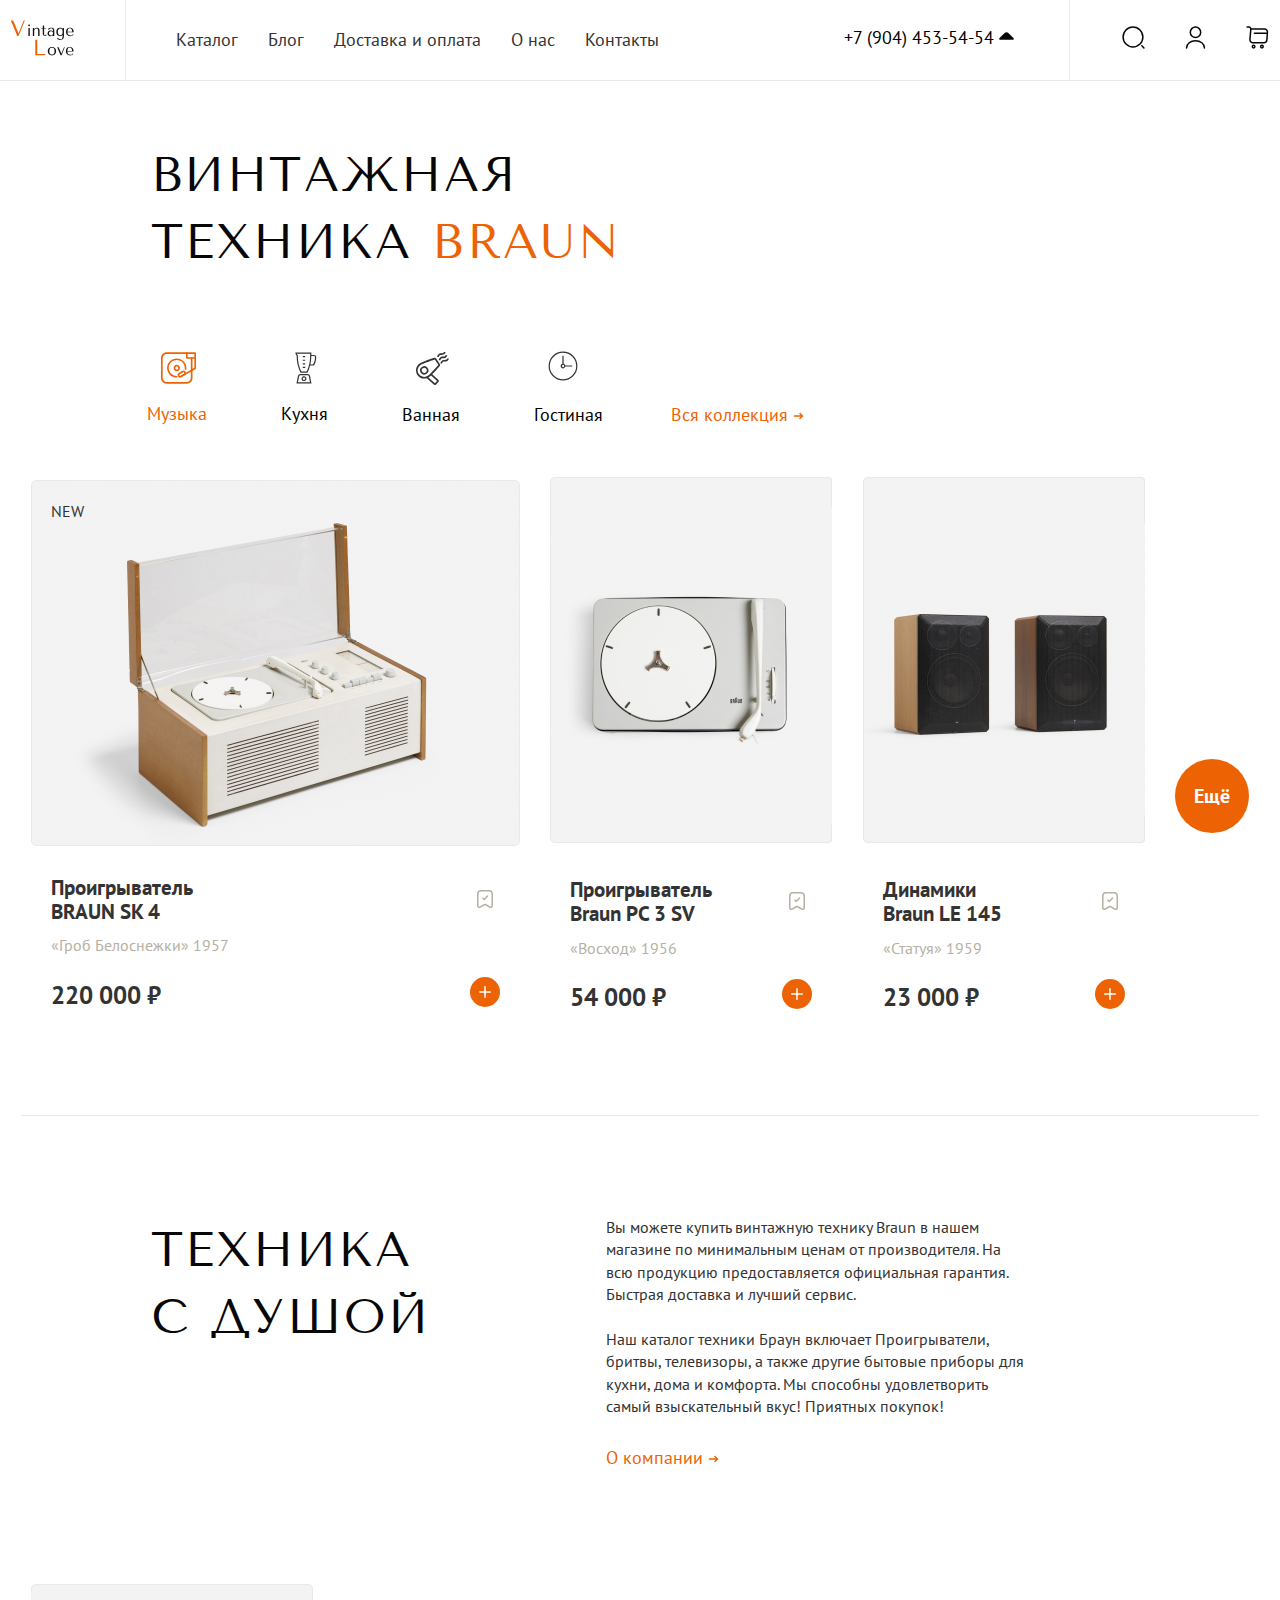
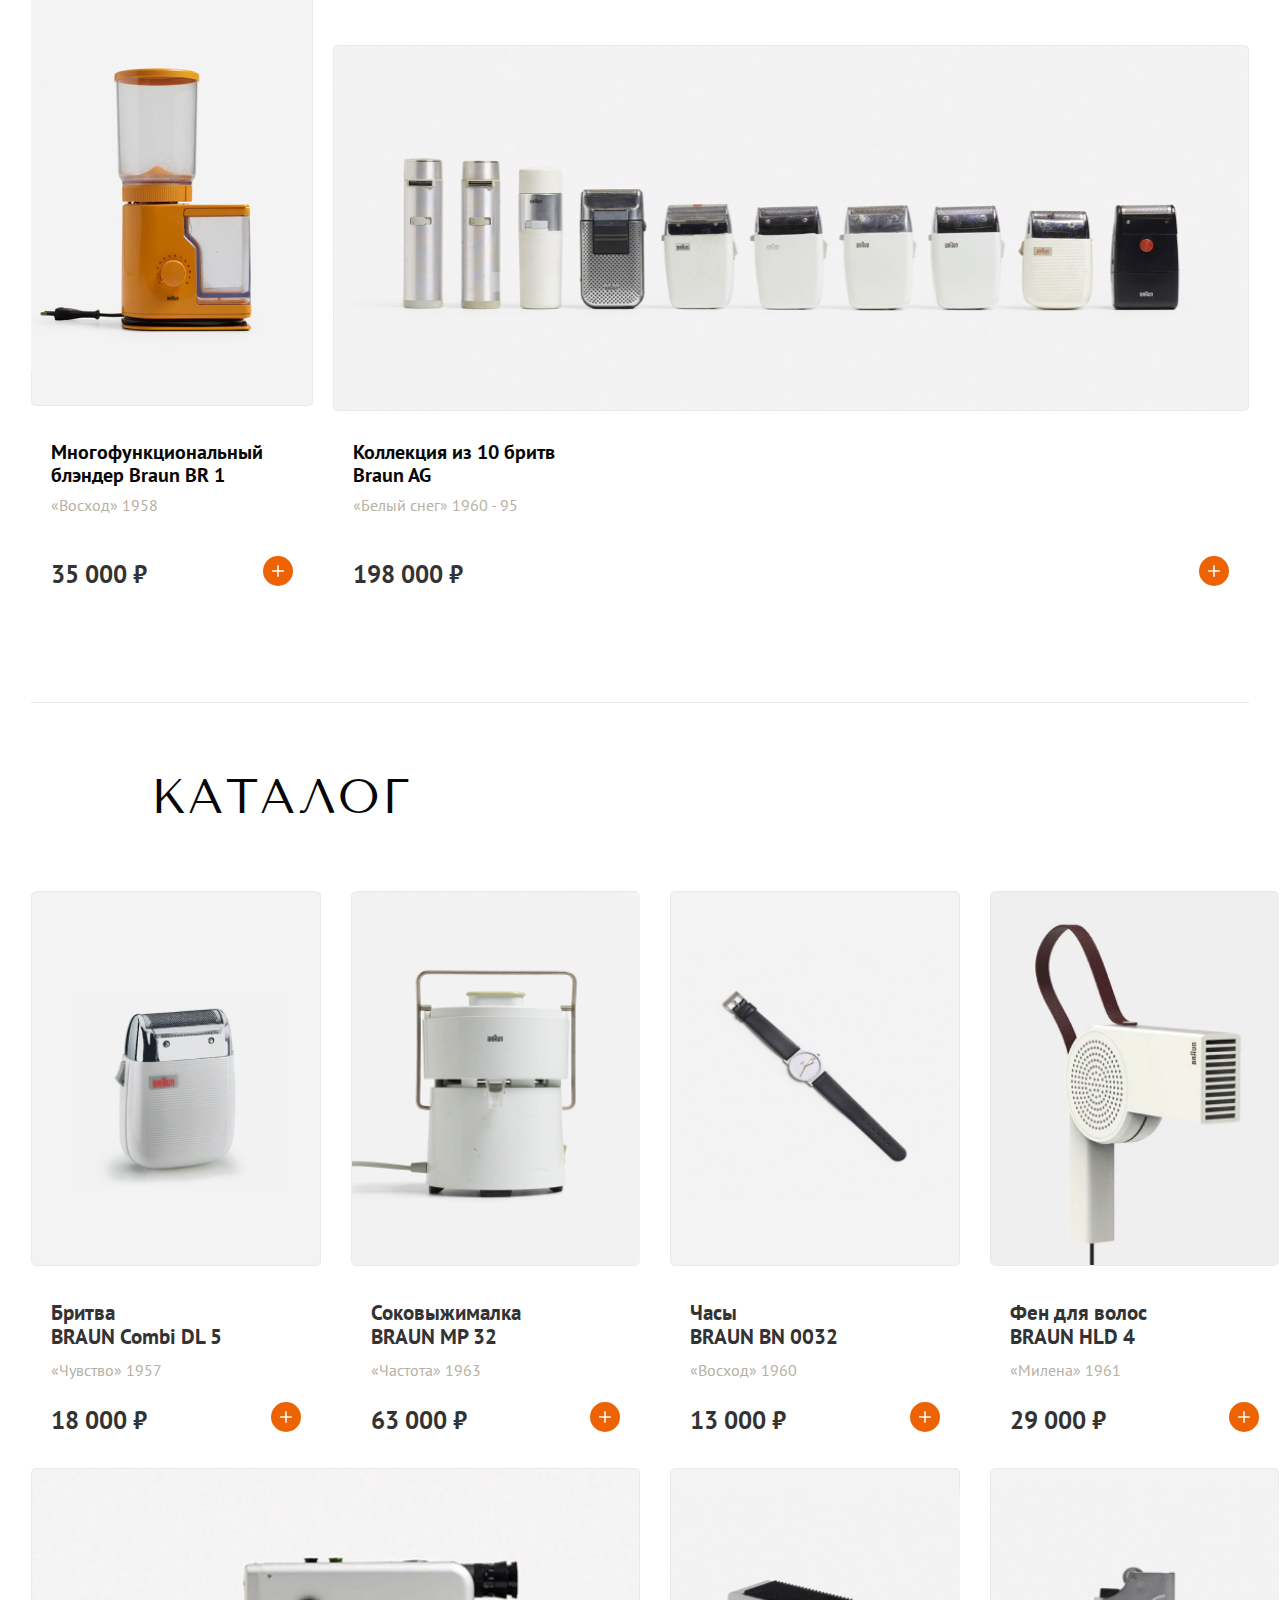
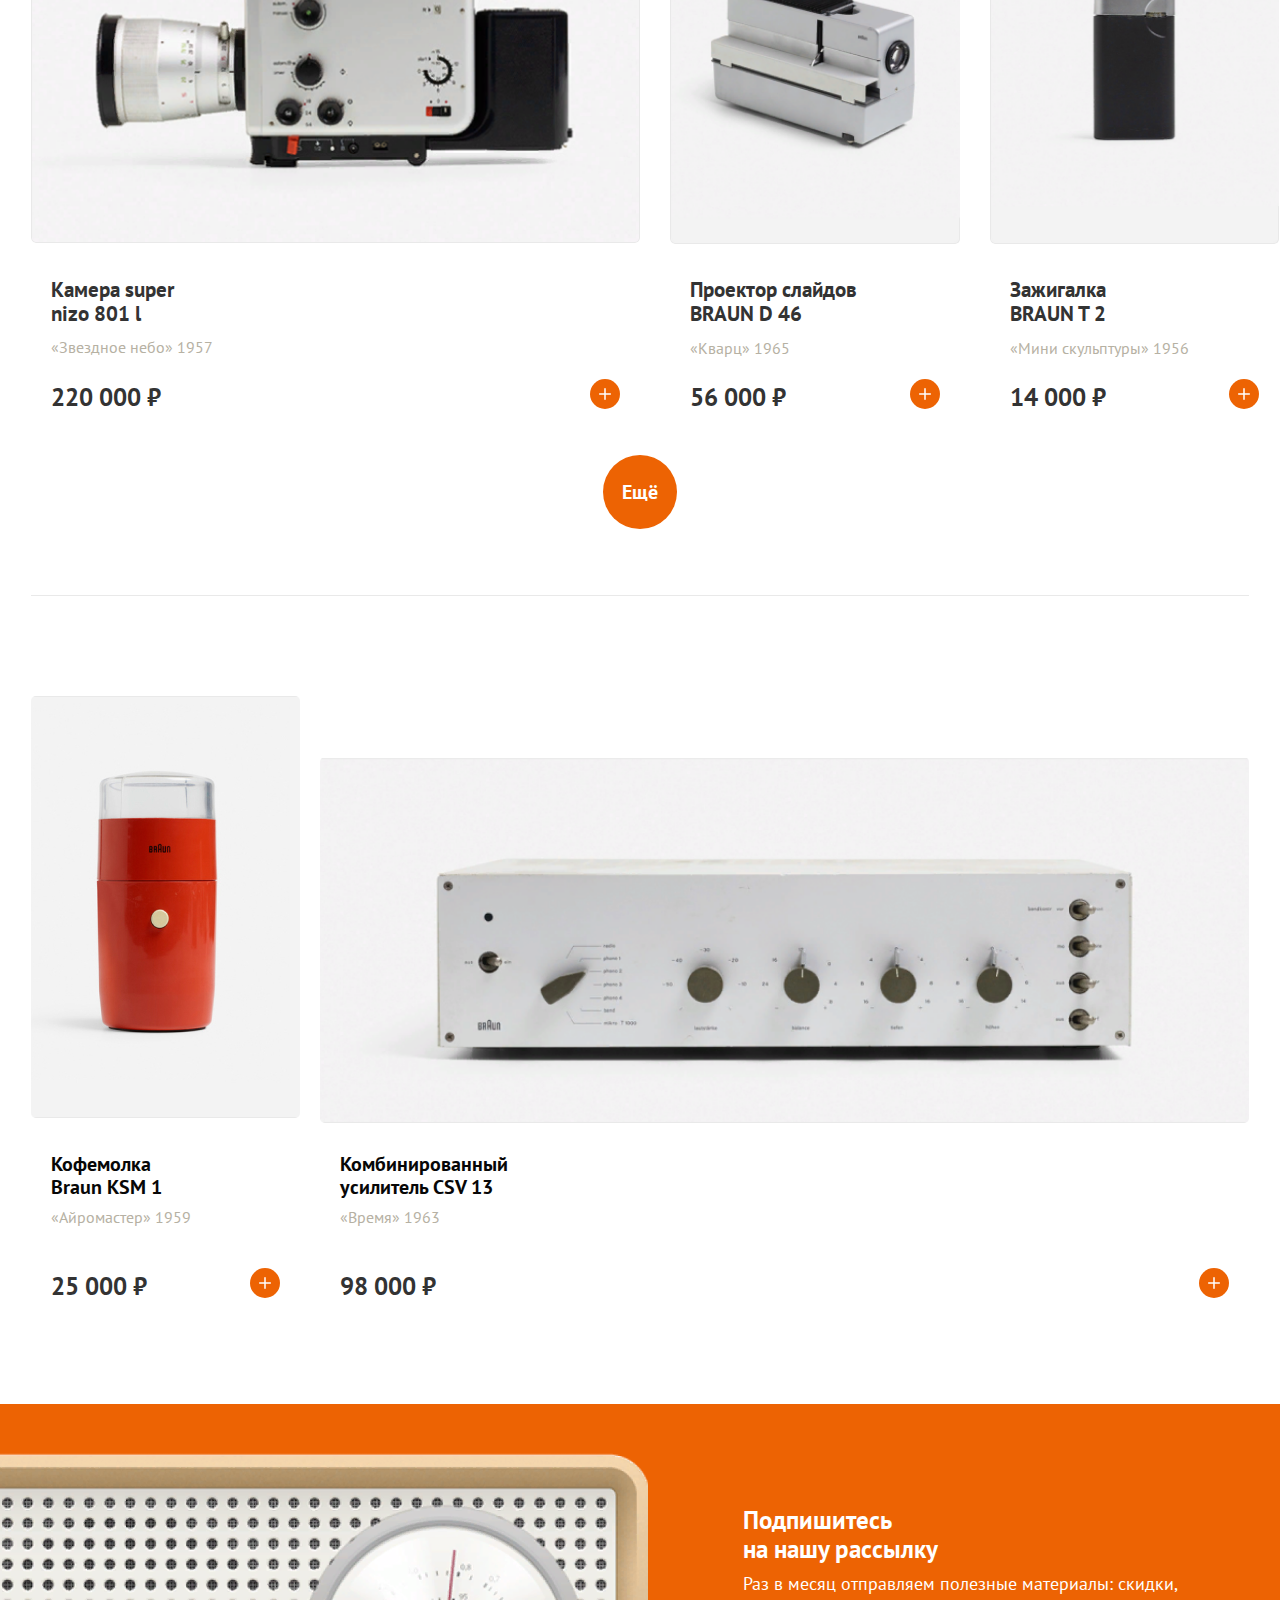
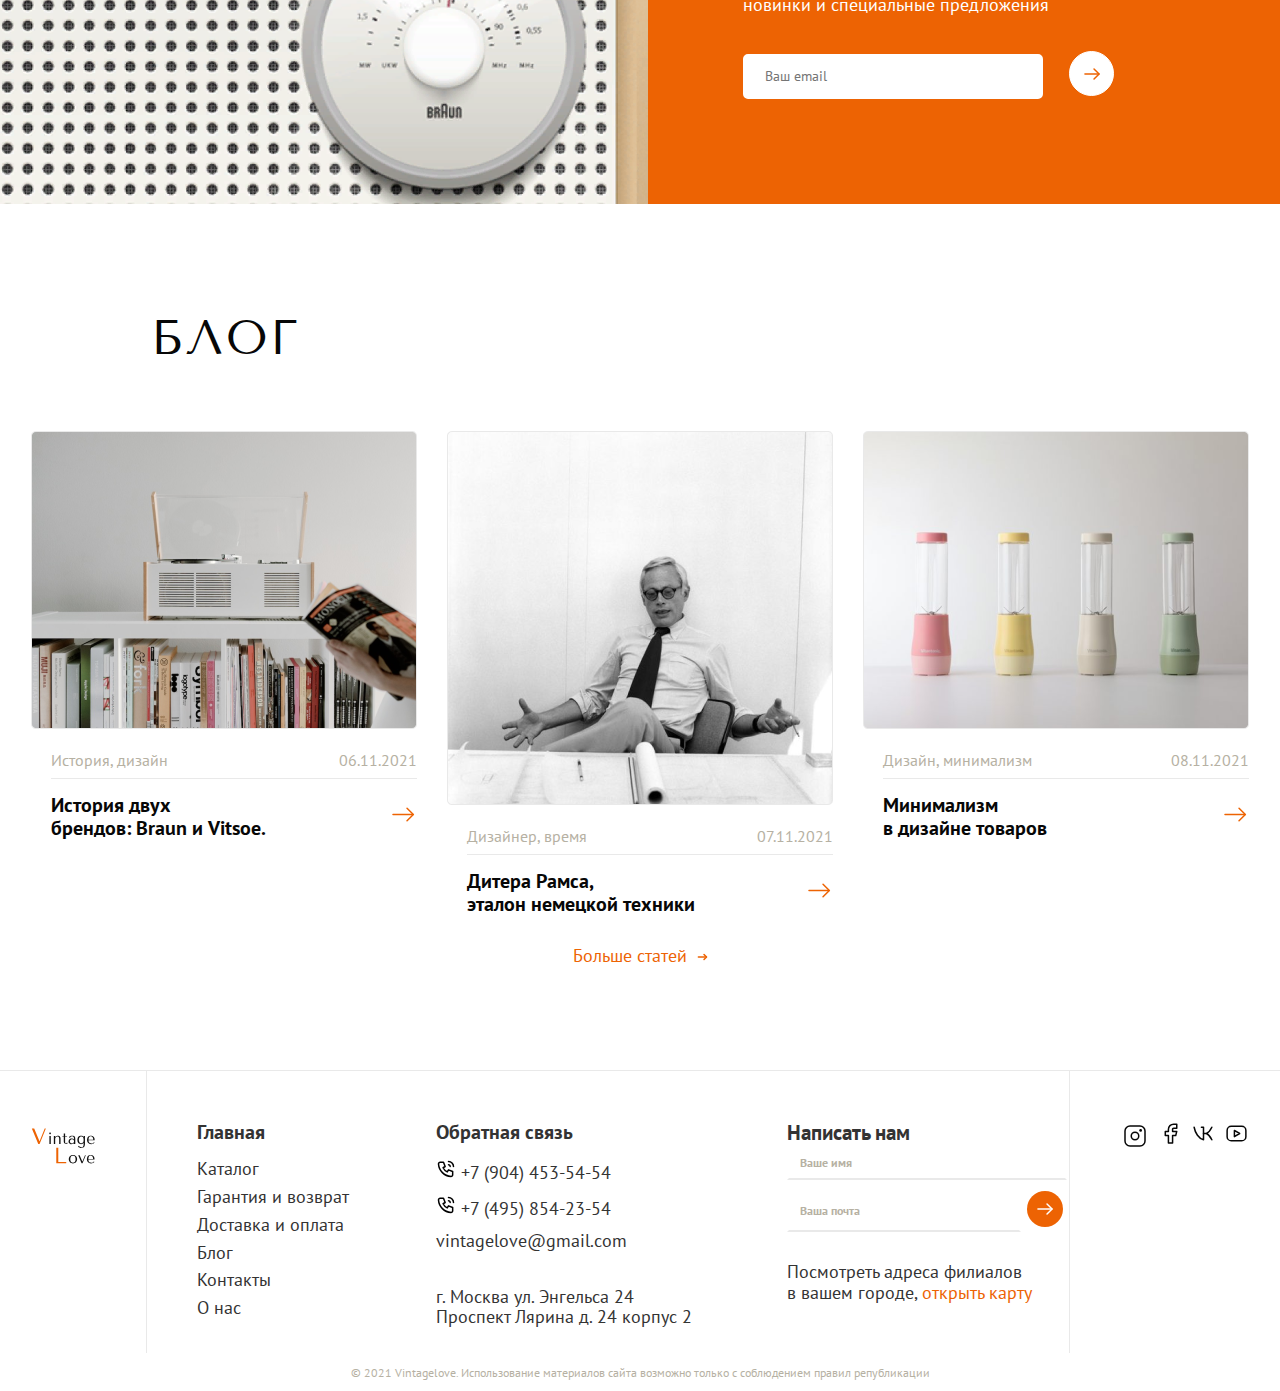
<file: index.html>
<!DOCTYPE html>
<html lang="ru">
<head>
  <meta charset="UTF-8">
  <meta name="viewport" content="width=device-width, initial-scale=1.0">
  <title>Vintage Love</title>

  <!-- ============== подключаем шрифты ============== -->

  <link rel="preconnect" href="https://fonts.googleapis.com">
  <link rel="preconnect" href="https://fonts.gstatic.com" crossorigin>
  <link href="https://fonts.googleapis.com/css2?family=PT+Sans:ital,wght@0,400;0,700;1,400;1,700&display=swap" rel="stylesheet">
  <link href="https://fonts.googleapis.com/css2?family=Tenor+Sans&display=swap" rel="stylesheet">


    <!-- ============== фавиконка====================== -->

    <link rel="apple-touch-icon" sizes="180x180" href="images/favicon/apple-touch-icon.png">
    <link rel="icon" type="image/png" sizes="32x32" href="images/favicon/favicon-32x32.png">
    <link rel="icon" type="image/png" sizes="16x16" href="images/favicon/favicon-16x16.png">
    <link rel="manifest" href="/site.webmanifest">

  <!-- ============== подключаем стили ============== -->

  <link rel="stylesheet" href="styles/normalize.css">
  <link rel="stylesheet" href="styles/hamburgers.css">
  <link rel="stylesheet" href="styles/modal.css">
  <link rel="stylesheet" href="styles/style.css">
</head>
<body class="page">

  <!-- ============== шапка ============== -->

  <header class="page-header page-border">
    <div class="page-header--height flex-sb-aicenter">
      <div class="page-header__mainmenu flex-sb-aicenter">

        <!-- ============== логотип ============== -->

        <div  class="page-header__logo">
          <a href="index.html"><svg width="65" height="50" viewBox="0 0 141 109" fill="none" xmlns="http://www.w3.org/2000/svg">
            <path d="M1.44 16.4L15.504 50H18.384L32.016 16.4H29.52L18.336 44.048H18.144L6.624 16.4H1.44Z" fill="#ED6303"/>
            <path d="M39.7888 32.5V50H42.7638V32.5H39.7888ZM39.3688 26.97C39.3688 27.4833 39.5554 27.9267 39.9288 28.3C40.3021 28.6733 40.7454 28.86 41.2588 28.86C41.7721 28.86 42.2154 28.6733 42.5888 28.3C42.9621 27.9267 43.1488 27.4833 43.1488 26.97C43.1488 26.4567 42.9621 26.0133 42.5888 25.64C42.2154 25.2667 41.7721 25.08 41.2588 25.08C40.7454 25.08 40.3021 25.2667 39.9288 25.64C39.5554 26.0133 39.3688 26.4567 39.3688 26.97ZM64.0654 50V38.66C64.0654 38.24 64.0304 37.6683 63.9604 36.945C63.8904 36.1983 63.657 35.475 63.2604 34.775C62.887 34.0517 62.2804 33.4333 61.4404 32.92C60.6004 32.3833 59.4104 32.115 57.8704 32.115C57.1937 32.0917 56.4354 32.2317 55.5954 32.535C54.7554 32.815 53.927 33.3633 53.1104 34.18L52.5504 34.74H52.4104V32.5H49.4354V50H52.4104V39.185C52.4104 38.275 52.5387 37.4933 52.7954 36.84C53.052 36.1867 53.402 35.6383 53.8454 35.195C54.2887 34.7517 54.7904 34.425 55.3504 34.215C55.9337 34.005 56.5287 33.9 57.1354 33.9C58.1154 33.9 58.8737 34.0983 59.4104 34.495C59.947 34.8683 60.332 35.3117 60.5654 35.825C60.822 36.3383 60.9737 36.8517 61.0204 37.365C61.067 37.8783 61.0904 38.2517 61.0904 38.485V50H64.0654ZM68.0223 33.9V32.5H71.0673V27.11H74.0423V32.5H78.2773V33.9H74.0423V45.52C74.0423 45.8 74.0539 46.1267 74.0773 46.5C74.1006 46.85 74.1706 47.1883 74.2873 47.515C74.4039 47.8183 74.5789 48.075 74.8123 48.285C75.0689 48.495 75.4189 48.6 75.8623 48.6C76.4223 48.6 76.8889 48.39 77.2623 47.97C77.6356 47.55 77.9389 47.095 78.1723 46.605L79.8173 48.285C78.6739 49.4283 77.3789 50 75.9323 50C75.3256 50 74.7306 49.895 74.1473 49.685C73.5639 49.475 73.0389 49.16 72.5723 48.74C72.1289 48.2967 71.7673 47.7367 71.4873 47.06C71.2073 46.3833 71.0673 45.59 71.0673 44.68V33.9H68.0223ZM89.3373 32.115C91.0406 32.115 92.3589 32.36 93.2923 32.85C94.2256 33.3167 94.9023 33.935 95.3223 34.705C95.7656 35.475 96.0223 36.3617 96.0923 37.365C96.1623 38.3683 96.1973 39.395 96.1973 40.445V50H93.3623V48.285C92.6856 48.9383 91.8223 49.4633 90.7723 49.86C89.7223 50.2333 88.6723 50.42 87.6223 50.42C86.6189 50.42 85.7323 50.245 84.9623 49.895C84.1923 49.545 83.5506 49.09 83.0373 48.53C82.5239 47.97 82.1389 47.34 81.8823 46.64C81.6256 45.94 81.4973 45.2283 81.4973 44.505C81.4973 43.7583 81.6373 43.0117 81.9173 42.265C82.1973 41.5183 82.6173 40.8533 83.1773 40.27C83.7373 39.6633 84.4256 39.1733 85.2423 38.8C86.0589 38.4267 86.9923 38.24 88.0423 38.24C89.0923 38.24 90.0839 38.45 91.0173 38.87C91.9739 39.2667 92.7556 39.8383 93.3623 40.585V39.08C93.3623 37.1667 93.0706 35.7433 92.4873 34.81C91.9273 33.8767 90.8889 33.41 89.3723 33.41C88.7189 33.41 88.1473 33.4917 87.6573 33.655C87.1673 33.8183 86.7239 34.0517 86.3273 34.355C85.9539 34.635 85.6039 34.9967 85.2773 35.44C84.9506 35.86 84.6239 36.3383 84.2973 36.875L82.4773 35.055C82.8039 34.705 83.1423 34.355 83.4923 34.005C83.8656 33.655 84.3089 33.34 84.8223 33.06C85.3589 32.78 85.9889 32.5583 86.7123 32.395C87.4356 32.2083 88.3106 32.115 89.3373 32.115ZM93.3623 43.07C93.2456 42.79 93.0706 42.4633 92.8373 42.09C92.6273 41.7167 92.3473 41.355 91.9973 41.005C91.6473 40.655 91.2273 40.3633 90.7373 40.13C90.2473 39.8733 89.6639 39.745 88.9873 39.745C88.3106 39.745 87.6923 39.885 87.1323 40.165C86.5723 40.4217 86.0939 40.7717 85.6973 41.215C85.3239 41.635 85.0323 42.1367 84.8223 42.72C84.6123 43.3033 84.5073 43.91 84.5073 44.54C84.5073 45.2867 84.6356 45.94 84.8923 46.5C85.1723 47.0367 85.5223 47.5033 85.9423 47.9C86.3623 48.2733 86.8289 48.5533 87.3423 48.74C87.8556 48.9267 88.3456 49.02 88.8123 49.02C89.2556 49.02 89.6989 48.9383 90.1423 48.775C90.6089 48.6117 91.0406 48.39 91.4373 48.11C91.8573 47.8067 92.2306 47.4567 92.5573 47.06C92.8839 46.6633 93.1523 46.2317 93.3623 45.765V43.07ZM114.294 51.47C114.294 52.5433 114.165 53.4533 113.909 54.2C113.652 54.9467 113.29 55.5533 112.824 56.02C112.38 56.4867 111.844 56.825 111.214 57.035C110.607 57.245 109.954 57.35 109.254 57.35C108.017 57.35 107.014 57.035 106.244 56.405C105.497 55.775 104.809 54.935 104.179 53.885L102.254 55.635C102.417 55.845 102.674 56.1133 103.024 56.44C103.374 56.79 103.817 57.1283 104.354 57.455C104.89 57.805 105.532 58.0967 106.279 58.33C107.025 58.5867 107.877 58.715 108.834 58.715C110.607 58.715 112.042 58.4583 113.139 57.945C114.235 57.455 115.087 56.79 115.694 55.95C116.3 55.11 116.709 54.1417 116.919 53.045C117.152 51.9717 117.269 50.8517 117.269 49.685V32.5H114.294V35.23H114.154C113.874 34.25 113.267 33.4917 112.334 32.955C111.424 32.395 110.222 32.115 108.729 32.115C107.539 32.115 106.454 32.3367 105.474 32.78C104.494 33.2 103.654 33.8067 102.954 34.6C102.254 35.3933 101.705 36.35 101.309 37.47C100.935 38.59 100.749 39.8383 100.749 41.215C100.749 42.615 100.935 43.8867 101.309 45.03C101.705 46.15 102.254 47.1183 102.954 47.935C103.654 48.7283 104.482 49.3467 105.439 49.79C106.419 50.21 107.504 50.42 108.694 50.42C110 50.42 111.132 50.1633 112.089 49.65C113.069 49.1367 113.757 48.32 114.154 47.2H114.294V51.47ZM114.294 42.545C114.294 43.525 114.154 44.3883 113.874 45.135C113.617 45.8817 113.267 46.5117 112.824 47.025C112.38 47.5383 111.867 47.935 111.284 48.215C110.7 48.4717 110.094 48.6 109.464 48.6C108.904 48.6 108.297 48.5067 107.644 48.32C107.014 48.11 106.419 47.7367 105.859 47.2C105.322 46.6633 104.867 45.905 104.494 44.925C104.144 43.945 103.969 42.685 103.969 41.145C103.969 39.5117 104.19 38.2167 104.634 37.26C105.077 36.28 105.59 35.5333 106.174 35.02C106.78 34.5067 107.387 34.18 107.994 34.04C108.624 33.8767 109.114 33.795 109.464 33.795C110.234 33.795 110.922 33.97 111.529 34.32C112.135 34.6467 112.637 35.1017 113.034 35.685C113.454 36.245 113.769 36.8983 113.979 37.645C114.189 38.3917 114.294 39.1617 114.294 39.955V42.545ZM138.393 42.02V41.285C138.393 39.7217 138.172 38.3683 137.728 37.225C137.285 36.0817 136.678 35.1367 135.908 34.39C135.162 33.6433 134.287 33.0833 133.283 32.71C132.28 32.3367 131.218 32.15 130.098 32.15C128.908 32.15 127.812 32.36 126.808 32.78C125.805 33.1767 124.93 33.7717 124.183 34.565C123.437 35.335 122.853 36.28 122.433 37.4C122.013 38.4967 121.803 39.745 121.803 41.145C121.803 42.3117 121.978 43.455 122.328 44.575C122.702 45.6717 123.25 46.6633 123.973 47.55C124.72 48.4133 125.653 49.1133 126.773 49.65C127.917 50.1633 129.258 50.42 130.798 50.42C132.292 50.42 133.668 50.1633 134.928 49.65C136.188 49.1133 137.285 48.355 138.218 47.375L137.098 46.255C136.608 46.675 136.142 47.06 135.698 47.41C135.278 47.76 134.847 48.0517 134.403 48.285C133.96 48.5183 133.493 48.705 133.003 48.845C132.537 48.9617 132.012 49.02 131.428 49.02C130.775 49.02 130.075 48.9267 129.328 48.74C128.605 48.53 127.928 48.1683 127.298 47.655C126.668 47.1417 126.143 46.43 125.723 45.52C125.303 44.61 125.093 43.4433 125.093 42.02H138.393ZM125.093 40.62C125.093 39.6867 125.187 38.7883 125.373 37.925C125.583 37.0383 125.887 36.2567 126.283 35.58C126.703 34.9033 127.228 34.3667 127.858 33.97C128.488 33.55 129.235 33.34 130.098 33.34C131.755 33.34 133.038 33.9933 133.948 35.3C134.882 36.5833 135.348 38.3567 135.348 40.62H125.093Z" fill="#111111"/>
            <path d="M54.76 92V58.4H59.128V89.36H76.456V92H54.76Z" fill="#ED6303"/>
            <path d="M100.155 83.285C100.155 84.4983 99.945 85.665 99.525 86.785C99.105 87.8817 98.4983 88.85 97.705 89.69C96.935 90.53 95.99 91.195 94.87 91.685C93.7733 92.175 92.5367 92.42 91.16 92.42C89.76 92.42 88.4883 92.175 87.345 91.685C86.225 91.1717 85.2683 90.495 84.475 89.655C83.705 88.815 83.0983 87.8467 82.655 86.75C82.235 85.63 82.025 84.475 82.025 83.285C82.025 82.0717 82.235 80.9167 82.655 79.82C83.0983 78.7 83.705 77.72 84.475 76.88C85.2683 76.04 86.225 75.375 87.345 74.885C88.4883 74.3717 89.76 74.115 91.16 74.115C92.5367 74.115 93.7733 74.3717 94.87 74.885C95.99 75.375 96.935 76.04 97.705 76.88C98.4983 77.72 99.105 78.7 99.525 79.82C99.945 80.9167 100.155 82.0717 100.155 83.285ZM96.83 83.285C96.83 81.6517 96.655 80.3333 96.305 79.33C95.955 78.3033 95.5 77.51 94.94 76.95C94.38 76.39 93.7617 76.0167 93.085 75.83C92.4083 75.62 91.755 75.515 91.125 75.515C90.495 75.515 89.8417 75.62 89.165 75.83C88.4883 76.0167 87.8583 76.39 87.275 76.95C86.715 77.51 86.2483 78.3033 85.875 79.33C85.525 80.3333 85.35 81.6517 85.35 83.285C85.35 84.895 85.525 86.2133 85.875 87.24C86.2483 88.2433 86.715 89.025 87.275 89.585C87.8583 90.145 88.4883 90.53 89.165 90.74C89.8417 90.9267 90.495 91.02 91.125 91.02C91.755 91.02 92.4083 90.9267 93.085 90.74C93.7617 90.53 94.38 90.145 94.94 89.585C95.5 89.025 95.955 88.2433 96.305 87.24C96.655 86.2133 96.83 84.895 96.83 83.285ZM102.611 74.5L109.891 92H111.991L119.061 74.5H117.416L111.746 88.535H111.536L105.691 74.5H102.611ZM138.093 84.02V83.285C138.093 81.7217 137.871 80.3683 137.428 79.225C136.984 78.0817 136.378 77.1367 135.608 76.39C134.861 75.6433 133.986 75.0833 132.983 74.71C131.979 74.3367 130.918 74.15 129.798 74.15C128.608 74.15 127.511 74.36 126.508 74.78C125.504 75.1767 124.629 75.7717 123.883 76.565C123.136 77.335 122.553 78.28 122.133 79.4C121.713 80.4967 121.503 81.745 121.503 83.145C121.503 84.3117 121.678 85.455 122.028 86.575C122.401 87.6717 122.949 88.6633 123.673 89.55C124.419 90.4133 125.353 91.1133 126.473 91.65C127.616 92.1633 128.958 92.42 130.498 92.42C131.991 92.42 133.368 92.1633 134.628 91.65C135.888 91.1133 136.984 90.355 137.918 89.375L136.798 88.255C136.308 88.675 135.841 89.06 135.398 89.41C134.978 89.76 134.546 90.0517 134.103 90.285C133.659 90.5183 133.193 90.705 132.703 90.845C132.236 90.9617 131.711 91.02 131.128 91.02C130.474 91.02 129.774 90.9267 129.028 90.74C128.304 90.53 127.628 90.1683 126.998 89.655C126.368 89.1417 125.843 88.43 125.423 87.52C125.003 86.61 124.793 85.4433 124.793 84.02H138.093ZM124.793 82.62C124.793 81.6867 124.886 80.7883 125.073 79.925C125.283 79.0383 125.586 78.2567 125.983 77.58C126.403 76.9033 126.928 76.3667 127.558 75.97C128.188 75.55 128.934 75.34 129.798 75.34C131.454 75.34 132.738 75.9933 133.648 77.3C134.581 78.5833 135.048 80.3567 135.048 82.62H124.793Z" fill="#111111"/>
            </svg></a>
        </div>
          <!-- меню -->
          <button class="hamburger hamburger--elastic" type="button">
            <span class="hamburger-box">
              <span class="hamburger-inner"></span>
            </span>
          </button>

        <nav class="page-header__nav">
          <ul class="mainmenu">
            <li class="mainmenu__item"><a href="catalog.html">Каталог</a></li>
            <li class="mainmenu__item"><a href="404.html">Блог</a></li>
            <li class="mainmenu__item"><a href="delivery-payment.html">Доставка и оплата</a></li>
            <li class="mainmenu__item"><a href="404.html">О нас</a></li>
            <li class="mainmenu__item"><a href="404.html">Контакты</a></li>
          </ul>
        </nav>
      </div>

        <div  class="page-header__logo-two">
          <a href="index.html"><svg width="65" height="50" viewBox="0 0 141 109" fill="none" xmlns="http://www.w3.org/2000/svg">
            <path d="M1.44 16.4L15.504 50H18.384L32.016 16.4H29.52L18.336 44.048H18.144L6.624 16.4H1.44Z" fill="#ED6303"/>
            <path d="M39.7888 32.5V50H42.7638V32.5H39.7888ZM39.3688 26.97C39.3688 27.4833 39.5554 27.9267 39.9288 28.3C40.3021 28.6733 40.7454 28.86 41.2588 28.86C41.7721 28.86 42.2154 28.6733 42.5888 28.3C42.9621 27.9267 43.1488 27.4833 43.1488 26.97C43.1488 26.4567 42.9621 26.0133 42.5888 25.64C42.2154 25.2667 41.7721 25.08 41.2588 25.08C40.7454 25.08 40.3021 25.2667 39.9288 25.64C39.5554 26.0133 39.3688 26.4567 39.3688 26.97ZM64.0654 50V38.66C64.0654 38.24 64.0304 37.6683 63.9604 36.945C63.8904 36.1983 63.657 35.475 63.2604 34.775C62.887 34.0517 62.2804 33.4333 61.4404 32.92C60.6004 32.3833 59.4104 32.115 57.8704 32.115C57.1937 32.0917 56.4354 32.2317 55.5954 32.535C54.7554 32.815 53.927 33.3633 53.1104 34.18L52.5504 34.74H52.4104V32.5H49.4354V50H52.4104V39.185C52.4104 38.275 52.5387 37.4933 52.7954 36.84C53.052 36.1867 53.402 35.6383 53.8454 35.195C54.2887 34.7517 54.7904 34.425 55.3504 34.215C55.9337 34.005 56.5287 33.9 57.1354 33.9C58.1154 33.9 58.8737 34.0983 59.4104 34.495C59.947 34.8683 60.332 35.3117 60.5654 35.825C60.822 36.3383 60.9737 36.8517 61.0204 37.365C61.067 37.8783 61.0904 38.2517 61.0904 38.485V50H64.0654ZM68.0223 33.9V32.5H71.0673V27.11H74.0423V32.5H78.2773V33.9H74.0423V45.52C74.0423 45.8 74.0539 46.1267 74.0773 46.5C74.1006 46.85 74.1706 47.1883 74.2873 47.515C74.4039 47.8183 74.5789 48.075 74.8123 48.285C75.0689 48.495 75.4189 48.6 75.8623 48.6C76.4223 48.6 76.8889 48.39 77.2623 47.97C77.6356 47.55 77.9389 47.095 78.1723 46.605L79.8173 48.285C78.6739 49.4283 77.3789 50 75.9323 50C75.3256 50 74.7306 49.895 74.1473 49.685C73.5639 49.475 73.0389 49.16 72.5723 48.74C72.1289 48.2967 71.7673 47.7367 71.4873 47.06C71.2073 46.3833 71.0673 45.59 71.0673 44.68V33.9H68.0223ZM89.3373 32.115C91.0406 32.115 92.3589 32.36 93.2923 32.85C94.2256 33.3167 94.9023 33.935 95.3223 34.705C95.7656 35.475 96.0223 36.3617 96.0923 37.365C96.1623 38.3683 96.1973 39.395 96.1973 40.445V50H93.3623V48.285C92.6856 48.9383 91.8223 49.4633 90.7723 49.86C89.7223 50.2333 88.6723 50.42 87.6223 50.42C86.6189 50.42 85.7323 50.245 84.9623 49.895C84.1923 49.545 83.5506 49.09 83.0373 48.53C82.5239 47.97 82.1389 47.34 81.8823 46.64C81.6256 45.94 81.4973 45.2283 81.4973 44.505C81.4973 43.7583 81.6373 43.0117 81.9173 42.265C82.1973 41.5183 82.6173 40.8533 83.1773 40.27C83.7373 39.6633 84.4256 39.1733 85.2423 38.8C86.0589 38.4267 86.9923 38.24 88.0423 38.24C89.0923 38.24 90.0839 38.45 91.0173 38.87C91.9739 39.2667 92.7556 39.8383 93.3623 40.585V39.08C93.3623 37.1667 93.0706 35.7433 92.4873 34.81C91.9273 33.8767 90.8889 33.41 89.3723 33.41C88.7189 33.41 88.1473 33.4917 87.6573 33.655C87.1673 33.8183 86.7239 34.0517 86.3273 34.355C85.9539 34.635 85.6039 34.9967 85.2773 35.44C84.9506 35.86 84.6239 36.3383 84.2973 36.875L82.4773 35.055C82.8039 34.705 83.1423 34.355 83.4923 34.005C83.8656 33.655 84.3089 33.34 84.8223 33.06C85.3589 32.78 85.9889 32.5583 86.7123 32.395C87.4356 32.2083 88.3106 32.115 89.3373 32.115ZM93.3623 43.07C93.2456 42.79 93.0706 42.4633 92.8373 42.09C92.6273 41.7167 92.3473 41.355 91.9973 41.005C91.6473 40.655 91.2273 40.3633 90.7373 40.13C90.2473 39.8733 89.6639 39.745 88.9873 39.745C88.3106 39.745 87.6923 39.885 87.1323 40.165C86.5723 40.4217 86.0939 40.7717 85.6973 41.215C85.3239 41.635 85.0323 42.1367 84.8223 42.72C84.6123 43.3033 84.5073 43.91 84.5073 44.54C84.5073 45.2867 84.6356 45.94 84.8923 46.5C85.1723 47.0367 85.5223 47.5033 85.9423 47.9C86.3623 48.2733 86.8289 48.5533 87.3423 48.74C87.8556 48.9267 88.3456 49.02 88.8123 49.02C89.2556 49.02 89.6989 48.9383 90.1423 48.775C90.6089 48.6117 91.0406 48.39 91.4373 48.11C91.8573 47.8067 92.2306 47.4567 92.5573 47.06C92.8839 46.6633 93.1523 46.2317 93.3623 45.765V43.07ZM114.294 51.47C114.294 52.5433 114.165 53.4533 113.909 54.2C113.652 54.9467 113.29 55.5533 112.824 56.02C112.38 56.4867 111.844 56.825 111.214 57.035C110.607 57.245 109.954 57.35 109.254 57.35C108.017 57.35 107.014 57.035 106.244 56.405C105.497 55.775 104.809 54.935 104.179 53.885L102.254 55.635C102.417 55.845 102.674 56.1133 103.024 56.44C103.374 56.79 103.817 57.1283 104.354 57.455C104.89 57.805 105.532 58.0967 106.279 58.33C107.025 58.5867 107.877 58.715 108.834 58.715C110.607 58.715 112.042 58.4583 113.139 57.945C114.235 57.455 115.087 56.79 115.694 55.95C116.3 55.11 116.709 54.1417 116.919 53.045C117.152 51.9717 117.269 50.8517 117.269 49.685V32.5H114.294V35.23H114.154C113.874 34.25 113.267 33.4917 112.334 32.955C111.424 32.395 110.222 32.115 108.729 32.115C107.539 32.115 106.454 32.3367 105.474 32.78C104.494 33.2 103.654 33.8067 102.954 34.6C102.254 35.3933 101.705 36.35 101.309 37.47C100.935 38.59 100.749 39.8383 100.749 41.215C100.749 42.615 100.935 43.8867 101.309 45.03C101.705 46.15 102.254 47.1183 102.954 47.935C103.654 48.7283 104.482 49.3467 105.439 49.79C106.419 50.21 107.504 50.42 108.694 50.42C110 50.42 111.132 50.1633 112.089 49.65C113.069 49.1367 113.757 48.32 114.154 47.2H114.294V51.47ZM114.294 42.545C114.294 43.525 114.154 44.3883 113.874 45.135C113.617 45.8817 113.267 46.5117 112.824 47.025C112.38 47.5383 111.867 47.935 111.284 48.215C110.7 48.4717 110.094 48.6 109.464 48.6C108.904 48.6 108.297 48.5067 107.644 48.32C107.014 48.11 106.419 47.7367 105.859 47.2C105.322 46.6633 104.867 45.905 104.494 44.925C104.144 43.945 103.969 42.685 103.969 41.145C103.969 39.5117 104.19 38.2167 104.634 37.26C105.077 36.28 105.59 35.5333 106.174 35.02C106.78 34.5067 107.387 34.18 107.994 34.04C108.624 33.8767 109.114 33.795 109.464 33.795C110.234 33.795 110.922 33.97 111.529 34.32C112.135 34.6467 112.637 35.1017 113.034 35.685C113.454 36.245 113.769 36.8983 113.979 37.645C114.189 38.3917 114.294 39.1617 114.294 39.955V42.545ZM138.393 42.02V41.285C138.393 39.7217 138.172 38.3683 137.728 37.225C137.285 36.0817 136.678 35.1367 135.908 34.39C135.162 33.6433 134.287 33.0833 133.283 32.71C132.28 32.3367 131.218 32.15 130.098 32.15C128.908 32.15 127.812 32.36 126.808 32.78C125.805 33.1767 124.93 33.7717 124.183 34.565C123.437 35.335 122.853 36.28 122.433 37.4C122.013 38.4967 121.803 39.745 121.803 41.145C121.803 42.3117 121.978 43.455 122.328 44.575C122.702 45.6717 123.25 46.6633 123.973 47.55C124.72 48.4133 125.653 49.1133 126.773 49.65C127.917 50.1633 129.258 50.42 130.798 50.42C132.292 50.42 133.668 50.1633 134.928 49.65C136.188 49.1133 137.285 48.355 138.218 47.375L137.098 46.255C136.608 46.675 136.142 47.06 135.698 47.41C135.278 47.76 134.847 48.0517 134.403 48.285C133.96 48.5183 133.493 48.705 133.003 48.845C132.537 48.9617 132.012 49.02 131.428 49.02C130.775 49.02 130.075 48.9267 129.328 48.74C128.605 48.53 127.928 48.1683 127.298 47.655C126.668 47.1417 126.143 46.43 125.723 45.52C125.303 44.61 125.093 43.4433 125.093 42.02H138.393ZM125.093 40.62C125.093 39.6867 125.187 38.7883 125.373 37.925C125.583 37.0383 125.887 36.2567 126.283 35.58C126.703 34.9033 127.228 34.3667 127.858 33.97C128.488 33.55 129.235 33.34 130.098 33.34C131.755 33.34 133.038 33.9933 133.948 35.3C134.882 36.5833 135.348 38.3567 135.348 40.62H125.093Z" fill="#111111"/>
            <path d="M54.76 92V58.4H59.128V89.36H76.456V92H54.76Z" fill="#ED6303"/>
            <path d="M100.155 83.285C100.155 84.4983 99.945 85.665 99.525 86.785C99.105 87.8817 98.4983 88.85 97.705 89.69C96.935 90.53 95.99 91.195 94.87 91.685C93.7733 92.175 92.5367 92.42 91.16 92.42C89.76 92.42 88.4883 92.175 87.345 91.685C86.225 91.1717 85.2683 90.495 84.475 89.655C83.705 88.815 83.0983 87.8467 82.655 86.75C82.235 85.63 82.025 84.475 82.025 83.285C82.025 82.0717 82.235 80.9167 82.655 79.82C83.0983 78.7 83.705 77.72 84.475 76.88C85.2683 76.04 86.225 75.375 87.345 74.885C88.4883 74.3717 89.76 74.115 91.16 74.115C92.5367 74.115 93.7733 74.3717 94.87 74.885C95.99 75.375 96.935 76.04 97.705 76.88C98.4983 77.72 99.105 78.7 99.525 79.82C99.945 80.9167 100.155 82.0717 100.155 83.285ZM96.83 83.285C96.83 81.6517 96.655 80.3333 96.305 79.33C95.955 78.3033 95.5 77.51 94.94 76.95C94.38 76.39 93.7617 76.0167 93.085 75.83C92.4083 75.62 91.755 75.515 91.125 75.515C90.495 75.515 89.8417 75.62 89.165 75.83C88.4883 76.0167 87.8583 76.39 87.275 76.95C86.715 77.51 86.2483 78.3033 85.875 79.33C85.525 80.3333 85.35 81.6517 85.35 83.285C85.35 84.895 85.525 86.2133 85.875 87.24C86.2483 88.2433 86.715 89.025 87.275 89.585C87.8583 90.145 88.4883 90.53 89.165 90.74C89.8417 90.9267 90.495 91.02 91.125 91.02C91.755 91.02 92.4083 90.9267 93.085 90.74C93.7617 90.53 94.38 90.145 94.94 89.585C95.5 89.025 95.955 88.2433 96.305 87.24C96.655 86.2133 96.83 84.895 96.83 83.285ZM102.611 74.5L109.891 92H111.991L119.061 74.5H117.416L111.746 88.535H111.536L105.691 74.5H102.611ZM138.093 84.02V83.285C138.093 81.7217 137.871 80.3683 137.428 79.225C136.984 78.0817 136.378 77.1367 135.608 76.39C134.861 75.6433 133.986 75.0833 132.983 74.71C131.979 74.3367 130.918 74.15 129.798 74.15C128.608 74.15 127.511 74.36 126.508 74.78C125.504 75.1767 124.629 75.7717 123.883 76.565C123.136 77.335 122.553 78.28 122.133 79.4C121.713 80.4967 121.503 81.745 121.503 83.145C121.503 84.3117 121.678 85.455 122.028 86.575C122.401 87.6717 122.949 88.6633 123.673 89.55C124.419 90.4133 125.353 91.1133 126.473 91.65C127.616 92.1633 128.958 92.42 130.498 92.42C131.991 92.42 133.368 92.1633 134.628 91.65C135.888 91.1133 136.984 90.355 137.918 89.375L136.798 88.255C136.308 88.675 135.841 89.06 135.398 89.41C134.978 89.76 134.546 90.0517 134.103 90.285C133.659 90.5183 133.193 90.705 132.703 90.845C132.236 90.9617 131.711 91.02 131.128 91.02C130.474 91.02 129.774 90.9267 129.028 90.74C128.304 90.53 127.628 90.1683 126.998 89.655C126.368 89.1417 125.843 88.43 125.423 87.52C125.003 86.61 124.793 85.4433 124.793 84.02H138.093ZM124.793 82.62C124.793 81.6867 124.886 80.7883 125.073 79.925C125.283 79.0383 125.586 78.2567 125.983 77.58C126.403 76.9033 126.928 76.3667 127.558 75.97C128.188 75.55 128.934 75.34 129.798 75.34C131.454 75.34 132.738 75.9933 133.648 77.3C134.581 78.5833 135.048 80.3567 135.048 82.62H124.793Z" fill="#111111"/>
            </svg></a>
        </div>

      <!-- телефон, поиск корзина -->
      <div class="page-header__tools flex-sb-aicenter">
        <div class="page-header__tel">
            
<!-- ===============выпадающее меню============ -->

            <div class="telephon-dropdown">
              <button onclick="myFunction()" class="dropbtn">   <!-- кнопка  -->

                     <span class="tel-content">+7 (904) 453-54-54</span>
              
                  <span class="svg-list">
                      <svg class="svg-top rotate" width="25" height="24" viewBox="0 0 25 24" fill="none" xmlns="http://www.w3.org/2000/svg">
                          <path d="M5.54163 10.02L8.88538 13.23L10.927 15.2C11.7916 16.03 13.1979 16.03 14.0625 15.2L19.4583 10.02C20.1666 9.34001 19.6562 8.18001 18.6666 8.18001L12.8229 8.18001L6.3333 8.18001C5.3333 8.18001 4.8333 9.34001 5.54163 10.02Z" fill="#070707"/>
                      </svg>
                  </span>
               </button>

        <ul id="myDropdown"  class="dropdown-content show"> <!-- выпадающее меню  -->
            <li>
              <svg class="svg-qiwi" width="215" height="42" viewBox="0 0 44 42" fill="none" xmlns="http://www.w3.org/2000/svg">
                  <path d="M13.5 -44.991C13.4993 -46.3056 13.7578 -47.6074 14.2605 -48.822C14.7633 -50.0367 15.5005 -51.1403 16.4301 -52.0699C17.3596 -52.9994 18.4633 -53.7367 19.6779 -54.2394C20.8926 -54.7422 22.1944 -55.0006 23.509 -55H33.486C34.7974 -55.0023 36.0963 -54.7447 37.3076 -54.242C38.5189 -53.7394 39.6186 -53.0017 40.5431 -52.0716C41.4676 -51.1415 42.1987 -50.0374 42.694 -48.8231C43.1894 -47.6088 43.4392 -46.3084 43.429 -44.997L42.561 86.997C42.524 92.522 38.012 97 32.496 97H23.5C17.977 97 13.5 92.515 13.5 86.991V42C13.5 39.238 11.965 35.363 10.077 33.35L1.92298 24.65C0.0329757 22.634 0.0349756 19.363 1.92298 17.35L10.077 8.65002C11.967 6.63502 13.5 2.75802 13.5 1.52588e-05V-44.99V-44.991Z" fill="white"/>
                  <path d="M42.061 86.994C42.026 92.241 37.739 96.5 32.496 96.5H23.499C18.254 96.5 14 92.241 14 86.991V42C14 39.113 12.418 35.114 10.442 33.007L2.28699 24.309C0.57799 22.486 0.57899 19.513 2.28699 17.691L10.442 8.99302C12.418 6.88502 14 2.88602 14 1.52588e-05V-44.991C13.9993 -46.2399 14.2458 -47.4767 14.7235 -48.6307C15.2011 -49.7847 15.9015 -50.8332 16.7846 -51.7163C17.6678 -52.5995 18.7163 -53.2999 19.8703 -53.7775C21.0243 -54.2551 22.2611 -54.5006 23.51 -54.5H33.486C34.7315 -54.5023 35.9651 -54.2577 37.1156 -53.7804C38.266 -53.3031 39.3104 -52.6025 40.1885 -51.7191C41.0666 -50.8357 41.7608 -49.7871 42.2312 -48.6338C42.7016 -47.4805 42.9388 -46.2455 42.929 -45" stroke="black" stroke-opacity="0.1"/>
              </svg>
           </li>
                
            <li>
                <a href="+79044535454">
                    <span> +7 (904) 453-54-54</span>
                </a>
            </li>
            <li>
                <a href="+74958542354">
                    <span> +7 (495) 854-23-54</span>
                </a>
            </li>
            <li>
                <a href="vintagelove@gmail.com">
                    <span class="span__dropdown"> vintagelove@gmail.com</span>
                </a>
            </li>
            <li class="border__dropdown"></li>
            <li>  
            <div class="icons-dropdown">
                <a href="">
                <svg class="icons-dropdown__item" width="22" height="22" viewBox="0 0 22 22" fill="none" xmlns="http://www.w3.org/2000/svg">
                    <path d="M16 1H6C3.23858 1 1 3.23858 1 6V16C1 18.7614 3.23858 21 6 21H16C18.7614 21 21 18.7614 21 16V6C21 3.23858 18.7614 1 16 1Z" stroke="#070707" stroke-width="1.5" stroke-linecap="round" stroke-linejoin="round"/>
                    <path d="M11 14.75C13.0711 14.75 14.75 13.0711 14.75 11C14.75 8.92893 13.0711 7.25 11 7.25C8.92893 7.25 7.25 8.92893 7.25 11C7.25 13.0711 8.92893 14.75 11 14.75Z" stroke="#070707" stroke-width="1.5" stroke-linecap="round" stroke-linejoin="round"/>
                    </svg>
                </a>
                <a href="">
                    <svg class="icons-dropdown__item" width="14" height="21" viewBox="0 0 14 21" fill="none" xmlns="http://www.w3.org/2000/svg">
                        <path d="M1.29175 8.41667V12.5833H4.41675V19.875H8.58342V12.5833H11.7084L12.7501 8.41667H8.58342V6.33333C8.58342 6.05707 8.69316 5.79211 8.88851 5.59676C9.08386 5.40141 9.34881 5.29167 9.62508 5.29167H12.7501V1.125H9.62508C8.24375 1.125 6.91899 1.67373 5.94223 2.65049C4.96548 3.62724 4.41675 4.952 4.41675 6.33333V8.41667H1.29175Z" stroke="#070707" stroke-width="1.5" stroke-linecap="round" stroke-linejoin="round"/>
                        </svg>
                    </a>
                    <a href="">
                        <svg class="icons-dropdown__item" width="20" height="15" viewBox="0 0 20 15" fill="none" xmlns="http://www.w3.org/2000/svg">
                            <path d="M8.41667 1.25H10.5V13.75C5.8125 12.7083 2.16667 6.97917 1.125 1.25" stroke="#070707" stroke-width="1.5" stroke-linecap="round" stroke-linejoin="round"/>
                            <path d="M18.8333 1.25C17.7917 3.33333 15.7083 6.45833 13.625 7.5H10.5" stroke="#070707" stroke-width="1.5" stroke-linecap="round" stroke-linejoin="round"/>
                            <path d="M18.8333 13.75C17.7917 11.6667 15.7083 8.54167 13.625 7.5" stroke="#070707" stroke-width="1.5" stroke-linecap="round" stroke-linejoin="round"/>
                            </svg>
                        </a>
                        <a href="">
                            <svg class="icons-dropdown__item" width="21" height="17" viewBox="0 0 21 17" fill="none" xmlns="http://www.w3.org/2000/svg">
                                <path d="M15.7083 1.2085H5.29167C2.99048 1.2085 1.125 3.07398 1.125 5.37516V11.6252C1.125 13.9264 2.99048 15.7918 5.29167 15.7918H15.7083C18.0095 15.7918 19.875 13.9264 19.875 11.6252V5.37516C19.875 3.07398 18.0095 1.2085 15.7083 1.2085Z" stroke="#070707" stroke-width="1.5" stroke-linecap="round" stroke-linejoin="round"/>
                                <path d="M8.41675 5.375L13.6251 8.5L8.41675 11.625V5.375Z" stroke="#070707" stroke-width="1.5" stroke-linecap="round" stroke-linejoin="round"/>
                                </svg>
                            </a>
                                
              </div>
            </li>
        </ul>
        </div>
      </div>
        <div class="page-header__border"></div>
        <div class="header-icons flex-sb-aicenter">
          <a href="#"><svg class="header-icons__item" width="25" height="25" viewBox="0 0 25 25" fill="none" xmlns="http://www.w3.org/2000/svg">
            <path d="M11.9791 21.875C17.4445 21.875 21.875 17.4445 21.875 11.9792C21.875 6.51386 17.4445 2.08334 11.9791 2.08334C6.51383 2.08334 2.08331 6.51386 2.08331 11.9792C2.08331 17.4445 6.51383 21.875 11.9791 21.875Z" stroke="#070707" stroke-width="1.5" stroke-linecap="round" stroke-linejoin="round"/>
            <path d="M22.9166 22.9167L20.8333 20.8333" stroke="#070707" stroke-width="1.5" stroke-linecap="round" stroke-linejoin="round"/>
            </svg></a>

          <a class="header-icons__ac js-open-modal" href="#" data-modal="1"><svg class="header-icons__item" width="25" height="25" viewBox="0 0 25 25" fill="none" xmlns="http://www.w3.org/2000/svg">
            <path d="M12.5 12.5C15.3765 12.5 17.7084 10.1682 17.7084 7.29168C17.7084 4.41519 15.3765 2.08334 12.5 2.08334C9.62354 2.08334 7.29169 4.41519 7.29169 7.29168C7.29169 10.1682 9.62354 12.5 12.5 12.5Z" stroke="#070707" stroke-width="1.5" stroke-linecap="round" stroke-linejoin="round"/>
            <path d="M21.4479 22.9167C21.4479 18.8854 17.4375 15.625 12.5 15.625C7.56248 15.625 3.55206 18.8854 3.55206 22.9167" stroke="#070707" stroke-width="1.5" stroke-linecap="round" stroke-linejoin="round"/>
            </svg></a>

          <a href="basket.html"><svg class="header-icons__item" width="25" height="25" viewBox="0 0 25 25" fill="none" xmlns="http://www.w3.org/2000/svg">
            <path d="M2.08331 2.08334H3.89582C5.02082 2.08334 5.90623 3.05209 5.81248 4.16668L4.9479 14.5417C4.80206 16.2396 6.14581 17.6979 7.85414 17.6979H18.9479C20.4479 17.6979 21.7604 16.4688 21.875 14.9792L22.4375 7.16668C22.5625 5.43752 21.25 4.03126 19.5104 4.03126H6.06249" stroke="#070707" stroke-width="1.5" stroke-miterlimit="10" stroke-linecap="round" stroke-linejoin="round"/>
            <path d="M16.9271 22.9167C17.6462 22.9167 18.2292 22.3337 18.2292 21.6146C18.2292 20.8955 17.6462 20.3125 16.9271 20.3125C16.208 20.3125 15.625 20.8955 15.625 21.6146C15.625 22.3337 16.208 22.9167 16.9271 22.9167Z" stroke="#070707" stroke-width="1.5" stroke-miterlimit="10" stroke-linecap="round" stroke-linejoin="round"/>
            <path d="M8.59377 22.9167C9.31289 22.9167 9.89585 22.3337 9.89585 21.6146C9.89585 20.8955 9.31289 20.3125 8.59377 20.3125C7.87465 20.3125 7.29169 20.8955 7.29169 21.6146C7.29169 22.3337 7.87465 22.9167 8.59377 22.9167Z" stroke="#070707" stroke-width="1.5" stroke-miterlimit="10" stroke-linecap="round" stroke-linejoin="round"/>
            <path d="M9.375 8.33334H21.875" stroke="#070707" stroke-width="1.5" stroke-miterlimit="10" stroke-linecap="round" stroke-linejoin="round"/>
            </svg></a>
        </div>




    </div>

    </div>
  </header>


  <!-- Модальное окно -->
  <div class="modal-window">
    <div class="modal" data-modal="1">
        <!--   Svg иконка для закрытия окна  -->
        <svg class="modal__cross js-modal-close" xmlns="http://www.w3.org/2000/svg"               viewBox="0 0 24 24"><path d="M23.954 21.03l-9.184-9.095 9.092-9.174-2.832-2.807-9.09 9.179-9.176-9.088-2.81 2.81 9.186 9.105-9.095 9.184 2.81 2.81 9.112-9.192 9.18 9.1z"/></svg>
        <p class="modal__title">Вход</p>
        <div class="modal-border"></div>
        <div class="input">
          <div class="input__form">
            <form class="form">
              <p id="message"></p>
              <input class="form__item" id="email" type="text" placeholder="Эл. почта или телефон" required>
              <div class="password">
                <input type="password" id="password-input" class="form__item" placeholder="Пароль" name="password" pattern="[0-9a-fA-F]{4,12}" required>
                <a href="#" class="password-control" onclick="return show_hide_password(this);"></a>
              </div>

              <div class="checkbox-form flex-sb-aicenter">
                <label class="contact-form__terms checkbox">
                  <input type="checkbox" class="checkbox__input" checked>
                  <span class="checkbox__text">Запомнить меня</span>
                </label>
                <a class="remind-password" href="">Напомнить пароль</a>
              </div>

              <button class="modal-button" type="submit" onClick="ValidMail();">Войти</button>
              <a class="register" href="">Зарегестрироваться</a>

            </form>
          </div>
          <div class="input__border">
            <div class="input__border-line"></div>
            <div class="input__border-text">Или</div>
            <div class="input__border-line"></div>
          </div>
          <div class="input__social">
            <p class="input__social-text">Войти как пользователь</p>

            <a class="input__social-link" href="">
              <svg width="85" height="23" viewBox="0 0 85 23" fill="none" xmlns="http://www.w3.org/2000/svg">
                <path d="M13.53 5.4H20.388V6.732H15.024V11.034H20.028V12.366H15.024V18H13.53V5.4ZM22.5408 9.666C22.9968 9.39 23.5248 9.186 24.1248 9.054C24.7368 8.922 25.3728 8.856 26.0328 8.856C26.6568 8.856 27.1548 8.94 27.5268 9.108C27.9108 9.276 28.1988 9.498 28.3908 9.774C28.5948 10.038 28.7268 10.332 28.7868 10.656C28.8588 10.98 28.8948 11.304 28.8948 11.628C28.8948 12.348 28.8768 13.05 28.8408 13.734C28.8048 14.418 28.7868 15.066 28.7868 15.678C28.7868 16.122 28.8048 16.542 28.8408 16.938C28.8768 17.334 28.9428 17.7 29.0388 18.036H27.9768L27.5988 16.776H27.5088C27.4008 16.944 27.2628 17.112 27.0948 17.28C26.9388 17.436 26.7468 17.58 26.5188 17.712C26.2908 17.832 26.0268 17.934 25.7268 18.018C25.4268 18.102 25.0848 18.144 24.7008 18.144C24.3168 18.144 23.9568 18.084 23.6208 17.964C23.2968 17.844 23.0148 17.676 22.7748 17.46C22.5348 17.232 22.3428 16.962 22.1988 16.65C22.0668 16.338 22.0008 15.984 22.0008 15.588C22.0008 15.06 22.1088 14.622 22.3248 14.274C22.5408 13.914 22.8408 13.632 23.2248 13.428C23.6208 13.212 24.0888 13.062 24.6288 12.978C25.1808 12.882 25.7868 12.834 26.4468 12.834C26.6148 12.834 26.7768 12.834 26.9328 12.834C27.1008 12.834 27.2688 12.846 27.4368 12.87C27.4728 12.51 27.4908 12.186 27.4908 11.898C27.4908 11.238 27.3588 10.776 27.0948 10.512C26.8308 10.248 26.3508 10.116 25.6548 10.116C25.4508 10.116 25.2288 10.134 24.9888 10.17C24.7608 10.194 24.5208 10.236 24.2688 10.296C24.0288 10.344 23.7948 10.41 23.5668 10.494C23.3508 10.566 23.1588 10.65 22.9908 10.746L22.5408 9.666ZM25.0968 16.884C25.4328 16.884 25.7328 16.842 25.9968 16.758C26.2608 16.662 26.4888 16.548 26.6808 16.416C26.8728 16.272 27.0288 16.116 27.1488 15.948C27.2808 15.78 27.3768 15.618 27.4368 15.462V13.968C27.2688 13.956 27.0948 13.95 26.9148 13.95C26.7468 13.938 26.5788 13.932 26.4108 13.932C26.0388 13.932 25.6728 13.956 25.3128 14.004C24.9648 14.04 24.6528 14.118 24.3768 14.238C24.1128 14.346 23.8968 14.502 23.7288 14.706C23.5728 14.898 23.4948 15.144 23.4948 15.444C23.4948 15.864 23.6448 16.212 23.9448 16.488C24.2448 16.752 24.6288 16.884 25.0968 16.884ZM37.7525 17.406C37.3925 17.67 36.9665 17.868 36.4745 18C35.9825 18.144 35.4665 18.216 34.9265 18.216C34.2305 18.216 33.6425 18.108 33.1625 17.892C32.6825 17.664 32.2865 17.346 31.9745 16.938C31.6745 16.518 31.4525 16.02 31.3085 15.444C31.1765 14.856 31.1105 14.208 31.1105 13.5C31.1105 11.976 31.4465 10.812 32.1185 10.008C32.7905 9.192 33.7565 8.784 35.0165 8.784C35.5925 8.784 36.0785 8.832 36.4745 8.928C36.8825 9.012 37.2485 9.138 37.5725 9.306L37.1585 10.548C36.8825 10.392 36.5765 10.272 36.2405 10.188C35.9045 10.092 35.5445 10.044 35.1605 10.044C33.4565 10.044 32.6045 11.196 32.6045 13.5C32.6045 13.956 32.6465 14.394 32.7305 14.814C32.8265 15.222 32.9765 15.588 33.1805 15.912C33.3965 16.224 33.6725 16.476 34.0085 16.668C34.3565 16.86 34.7825 16.956 35.2865 16.956C35.7185 16.956 36.1025 16.89 36.4385 16.758C36.7865 16.626 37.0685 16.476 37.2845 16.308L37.7525 17.406ZM45.8837 17.28C45.5237 17.568 45.0677 17.796 44.5157 17.964C43.9757 18.132 43.3997 18.216 42.7877 18.216C42.1037 18.216 41.5097 18.108 41.0057 17.892C40.5017 17.664 40.0877 17.346 39.7637 16.938C39.4397 16.518 39.1997 16.02 39.0437 15.444C38.8877 14.868 38.8097 14.22 38.8097 13.5C38.8097 11.964 39.1517 10.794 39.8357 9.99C40.5197 9.186 41.4977 8.784 42.7697 8.784C43.1777 8.784 43.5857 8.832 43.9937 8.928C44.4017 9.012 44.7677 9.18 45.0917 9.432C45.4157 9.684 45.6797 10.044 45.8837 10.512C46.0877 10.968 46.1897 11.574 46.1897 12.33C46.1897 12.726 46.1537 13.164 46.0817 13.644H40.3037C40.3037 14.172 40.3577 14.64 40.4657 15.048C40.5737 15.456 40.7417 15.804 40.9697 16.092C41.1977 16.368 41.4917 16.584 41.8517 16.74C42.2237 16.884 42.6737 16.956 43.2017 16.956C43.6097 16.956 44.0177 16.884 44.4257 16.74C44.8337 16.596 45.1397 16.428 45.3437 16.236L45.8837 17.28ZM42.7877 10.044C42.0797 10.044 41.5097 10.23 41.0777 10.602C40.6577 10.974 40.4057 11.61 40.3217 12.51H44.7857C44.7857 11.598 44.6117 10.962 44.2637 10.602C43.9157 10.23 43.4237 10.044 42.7877 10.044ZM48.4544 5.4H49.8944V9.882H49.9664C50.2424 9.534 50.5904 9.264 51.0104 9.072C51.4424 8.88 51.9104 8.784 52.4144 8.784C53.5784 8.784 54.4484 9.156 55.0244 9.9C55.6124 10.644 55.9064 11.796 55.9064 13.356C55.9064 14.928 55.5224 16.122 54.7544 16.938C53.9864 17.754 52.9064 18.162 51.5144 18.162C50.8424 18.162 50.2304 18.09 49.6784 17.946C49.1384 17.802 48.7304 17.646 48.4544 17.478V5.4ZM52.1624 10.044C51.5624 10.044 51.0764 10.212 50.7044 10.548C50.3324 10.884 50.0624 11.358 49.8944 11.97V16.506C50.1224 16.638 50.3984 16.74 50.7224 16.812C51.0464 16.872 51.3824 16.902 51.7304 16.902C52.5464 16.902 53.1944 16.614 53.6744 16.038C54.1664 15.462 54.4124 14.562 54.4124 13.338C54.4124 12.87 54.3704 12.432 54.2864 12.024C54.2024 11.616 54.0704 11.268 53.8904 10.98C53.7104 10.692 53.4764 10.464 53.1884 10.296C52.9124 10.128 52.5704 10.044 52.1624 10.044ZM57.6711 13.5C57.6711 11.976 58.0071 10.812 58.6791 10.008C59.3631 9.192 60.3411 8.784 61.6131 8.784C62.2851 8.784 62.8671 8.898 63.3591 9.126C63.8631 9.342 64.2771 9.66 64.6011 10.08C64.9251 10.488 65.1651 10.986 65.3211 11.574C65.4771 12.15 65.5551 12.792 65.5551 13.5C65.5551 15.024 65.2131 16.194 64.5291 17.01C63.8571 17.814 62.8851 18.216 61.6131 18.216C60.9411 18.216 60.3531 18.108 59.8491 17.892C59.3571 17.664 58.9491 17.346 58.6251 16.938C58.3011 16.518 58.0611 16.02 57.9051 15.444C57.7491 14.856 57.6711 14.208 57.6711 13.5ZM59.1651 13.5C59.1651 13.956 59.2071 14.394 59.2911 14.814C59.3871 15.234 59.5311 15.6 59.7231 15.912C59.9151 16.224 60.1671 16.476 60.4791 16.668C60.7911 16.86 61.1691 16.956 61.6131 16.956C63.2451 16.968 64.0611 15.816 64.0611 13.5C64.0611 13.032 64.0131 12.588 63.9171 12.168C63.8331 11.748 63.6951 11.382 63.5031 11.07C63.3111 10.758 63.0591 10.512 62.7471 10.332C62.4351 10.14 62.0571 10.044 61.6131 10.044C59.9811 10.032 59.1651 11.184 59.1651 13.5ZM67.3215 13.5C67.3215 11.976 67.6575 10.812 68.3295 10.008C69.0135 9.192 69.9915 8.784 71.2635 8.784C71.9355 8.784 72.5175 8.898 73.0095 9.126C73.5135 9.342 73.9275 9.66 74.2515 10.08C74.5755 10.488 74.8155 10.986 74.9715 11.574C75.1275 12.15 75.2055 12.792 75.2055 13.5C75.2055 15.024 74.8635 16.194 74.1795 17.01C73.5075 17.814 72.5355 18.216 71.2635 18.216C70.5915 18.216 70.0035 18.108 69.4995 17.892C69.0075 17.664 68.5995 17.346 68.2755 16.938C67.9515 16.518 67.7115 16.02 67.5555 15.444C67.3995 14.856 67.3215 14.208 67.3215 13.5ZM68.8155 13.5C68.8155 13.956 68.8575 14.394 68.9415 14.814C69.0375 15.234 69.1815 15.6 69.3735 15.912C69.5655 16.224 69.8175 16.476 70.1295 16.668C70.4415 16.86 70.8195 16.956 71.2635 16.956C72.8955 16.968 73.7115 15.816 73.7115 13.5C73.7115 13.032 73.6635 12.588 73.5675 12.168C73.4835 11.748 73.3455 11.382 73.1535 11.07C72.9615 10.758 72.7095 10.512 72.3975 10.332C72.0855 10.14 71.7075 10.044 71.2635 10.044C69.6315 10.032 68.8155 11.184 68.8155 13.5ZM79.7438 13.95H78.9158V18H77.4758V5.4H78.9158V13.068L79.6538 12.816L82.4438 9H84.1178L81.3638 12.618L80.6258 13.212L81.5258 13.932L84.5318 18H82.7498L79.7438 13.95Z" fill="#5599D6"/>
                <path d="M1.75 8.66667H0V11H1.75V18H4.66667V11H6.76667L7 8.66667H4.66667V7.675C4.66667 7.15 4.78333 6.91667 5.30833 6.91667H7V4H4.78333C2.68333 4 1.75 4.93333 1.75 6.68333V8.66667Z" fill="#1C6BD7"/>
              </svg>
            </a>

            <a class="input__social-link" href="">
              <svg width="75" height="23" viewBox="0 0 75 23" fill="none" xmlns="http://www.w3.org/2000/svg">
                <path d="M25.778 11.718H30.008V17.262C29.816 17.406 29.582 17.538 29.306 17.658C29.042 17.778 28.754 17.88 28.442 17.964C28.142 18.048 27.824 18.108 27.488 18.144C27.164 18.192 26.846 18.216 26.534 18.216C25.73 18.216 24.992 18.09 24.32 17.838C23.648 17.574 23.066 17.178 22.574 16.65C22.082 16.11 21.698 15.432 21.422 14.616C21.146 13.788 21.008 12.816 21.008 11.7C21.008 10.536 21.176 9.54 21.512 8.712C21.848 7.884 22.286 7.212 22.826 6.696C23.366 6.168 23.972 5.784 24.644 5.544C25.316 5.304 25.988 5.184 26.66 5.184C27.38 5.184 27.974 5.226 28.442 5.31C28.91 5.382 29.306 5.484 29.63 5.616L29.252 6.93C28.676 6.654 27.854 6.516 26.786 6.516C26.282 6.516 25.778 6.606 25.274 6.786C24.782 6.954 24.338 7.242 23.942 7.65C23.546 8.058 23.222 8.592 22.97 9.252C22.718 9.912 22.592 10.728 22.592 11.7C22.592 12.588 22.694 13.356 22.898 14.004C23.102 14.652 23.384 15.192 23.744 15.624C24.116 16.044 24.56 16.362 25.076 16.578C25.592 16.782 26.156 16.884 26.768 16.884C27.536 16.884 28.19 16.734 28.73 16.434V12.924L25.778 12.564V11.718ZM31.9035 13.5C31.9035 11.976 32.2395 10.812 32.9115 10.008C33.5955 9.192 34.5735 8.784 35.8455 8.784C36.5175 8.784 37.0995 8.898 37.5915 9.126C38.0955 9.342 38.5095 9.66 38.8335 10.08C39.1575 10.488 39.3975 10.986 39.5535 11.574C39.7095 12.15 39.7875 12.792 39.7875 13.5C39.7875 15.024 39.4455 16.194 38.7615 17.01C38.0895 17.814 37.1175 18.216 35.8455 18.216C35.1735 18.216 34.5855 18.108 34.0815 17.892C33.5895 17.664 33.1815 17.346 32.8575 16.938C32.5335 16.518 32.2935 16.02 32.1375 15.444C31.9815 14.856 31.9035 14.208 31.9035 13.5ZM33.3975 13.5C33.3975 13.956 33.4395 14.394 33.5235 14.814C33.6195 15.234 33.7635 15.6 33.9555 15.912C34.1475 16.224 34.3995 16.476 34.7115 16.668C35.0235 16.86 35.4015 16.956 35.8455 16.956C37.4775 16.968 38.2935 15.816 38.2935 13.5C38.2935 13.032 38.2455 12.588 38.1495 12.168C38.0655 11.748 37.9275 11.382 37.7355 11.07C37.5435 10.758 37.2915 10.512 36.9795 10.332C36.6675 10.14 36.2895 10.044 35.8455 10.044C34.2135 10.032 33.3975 11.184 33.3975 13.5ZM41.5539 13.5C41.5539 11.976 41.8899 10.812 42.5619 10.008C43.2459 9.192 44.2239 8.784 45.4959 8.784C46.1679 8.784 46.7499 8.898 47.2419 9.126C47.7459 9.342 48.1599 9.66 48.4839 10.08C48.8079 10.488 49.0479 10.986 49.2039 11.574C49.3599 12.15 49.4379 12.792 49.4379 13.5C49.4379 15.024 49.0959 16.194 48.4119 17.01C47.7399 17.814 46.7679 18.216 45.4959 18.216C44.8239 18.216 44.2359 18.108 43.7319 17.892C43.2399 17.664 42.8319 17.346 42.5079 16.938C42.1839 16.518 41.9439 16.02 41.7879 15.444C41.6319 14.856 41.5539 14.208 41.5539 13.5ZM43.0479 13.5C43.0479 13.956 43.0899 14.394 43.1739 14.814C43.2699 15.234 43.4139 15.6 43.6059 15.912C43.7979 16.224 44.0499 16.476 44.3619 16.668C44.6739 16.86 45.0519 16.956 45.4959 16.956C47.1279 16.968 47.9439 15.816 47.9439 13.5C47.9439 13.032 47.8959 12.588 47.7999 12.168C47.7159 11.748 47.5779 11.382 47.3859 11.07C47.1939 10.758 46.9419 10.512 46.6299 10.332C46.3179 10.14 45.9399 10.044 45.4959 10.044C43.8639 10.032 43.0479 11.184 43.0479 13.5ZM58.6023 18.414C58.6023 19.578 58.2903 20.436 57.6663 20.988C57.0543 21.54 56.1423 21.816 54.9303 21.816C54.2103 21.816 53.6283 21.768 53.1843 21.672C52.7523 21.588 52.3803 21.474 52.0683 21.33L52.4463 20.106C52.7223 20.214 53.0283 20.316 53.3643 20.412C53.7003 20.508 54.1383 20.556 54.6783 20.556C55.1823 20.556 55.5903 20.508 55.9023 20.412C56.2263 20.328 56.4843 20.178 56.6763 19.962C56.8683 19.758 57.0003 19.488 57.0723 19.152C57.1443 18.828 57.1803 18.438 57.1803 17.982V17.118H57.1083C56.8683 17.466 56.5623 17.736 56.1903 17.928C55.8183 18.108 55.3323 18.198 54.7323 18.198C53.5203 18.198 52.6263 17.82 52.0503 17.064C51.4863 16.308 51.2043 15.132 51.2043 13.536C51.2043 12 51.5703 10.836 52.3023 10.044C53.0343 9.24 54.1143 8.838 55.5423 8.838C56.2263 8.838 56.8083 8.892 57.2883 9C57.7803 9.108 58.2183 9.234 58.6023 9.378V18.414ZM54.9843 16.938C55.5963 16.938 56.0763 16.788 56.4243 16.488C56.7723 16.176 57.0183 15.696 57.1623 15.048V10.44C56.6823 10.212 56.0703 10.098 55.3263 10.098C54.5103 10.098 53.8683 10.374 53.4003 10.926C52.9323 11.478 52.6983 12.342 52.6983 13.518C52.6983 14.022 52.7403 14.484 52.8243 14.904C52.9083 15.324 53.0403 15.684 53.2203 15.984C53.4003 16.284 53.6343 16.518 53.9223 16.686C54.2103 16.854 54.5643 16.938 54.9843 16.938ZM62.9782 15.786C62.9782 16.206 63.0502 16.506 63.1942 16.686C63.3382 16.866 63.5422 16.956 63.8062 16.956C63.9622 16.956 64.1302 16.944 64.3102 16.92C64.4902 16.896 64.6942 16.842 64.9222 16.758L65.0842 17.892C64.8922 17.988 64.6222 18.066 64.2742 18.126C63.9382 18.186 63.6442 18.216 63.3922 18.216C62.8522 18.216 62.4082 18.066 62.0602 17.766C61.7122 17.454 61.5382 16.932 61.5382 16.2V5.4H62.9782V15.786ZM73.2021 17.28C72.8421 17.568 72.3861 17.796 71.8341 17.964C71.2941 18.132 70.7181 18.216 70.1061 18.216C69.4221 18.216 68.8281 18.108 68.3241 17.892C67.8201 17.664 67.4061 17.346 67.0821 16.938C66.7581 16.518 66.5181 16.02 66.3621 15.444C66.2061 14.868 66.1281 14.22 66.1281 13.5C66.1281 11.964 66.4701 10.794 67.1541 9.99C67.8381 9.186 68.8161 8.784 70.0881 8.784C70.4961 8.784 70.9041 8.832 71.3121 8.928C71.7201 9.012 72.0861 9.18 72.4101 9.432C72.7341 9.684 72.9981 10.044 73.2021 10.512C73.4061 10.968 73.5081 11.574 73.5081 12.33C73.5081 12.726 73.4721 13.164 73.4001 13.644H67.6221C67.6221 14.172 67.6761 14.64 67.7841 15.048C67.8921 15.456 68.0601 15.804 68.2881 16.092C68.5161 16.368 68.8101 16.584 69.1701 16.74C69.5421 16.884 69.9921 16.956 70.5201 16.956C70.9281 16.956 71.3361 16.884 71.7441 16.74C72.1521 16.596 72.4581 16.428 72.6621 16.236L73.2021 17.28ZM70.1061 10.044C69.3981 10.044 68.8281 10.23 68.3961 10.602C67.9761 10.974 67.7241 11.61 67.6401 12.51H72.1041C72.1041 11.598 71.9301 10.962 71.5821 10.602C71.2341 10.23 70.7421 10.044 70.1061 10.044Z" fill="#5599D6"/>
                <path d="M14.8538 11.6727C14.8538 11.1628 14.8124 10.6502 14.7242 10.1487H7.64999V13.0368H11.7011C11.533 13.9683 10.9928 14.7923 10.2019 15.3159V17.1898H12.6188C14.038 15.8836 14.8538 13.9545 14.8538 11.6727Z" fill="#4285F4"/>
                <path d="M7.65003 19.0006C9.67281 19.0006 11.3787 18.3364 12.6216 17.19L10.2047 15.316C9.53227 15.7735 8.66418 16.0325 7.65279 16.0325C5.69615 16.0325 4.03713 14.7125 3.44187 12.9377H0.947845V14.8696C2.22104 17.4022 4.81428 19.0006 7.65003 19.0006V19.0006Z" fill="#34A853"/>
                <path d="M3.43908 12.9377C3.12492 12.0062 3.12492 10.9976 3.43908 10.0661V8.13428H0.947808C-0.115944 10.2535 -0.115944 12.7503 0.947808 14.8695L3.43908 12.9377V12.9377Z" fill="#FBBC04"/>
                <path d="M7.65003 6.96854C8.7193 6.952 9.75273 7.35435 10.5271 8.09292L12.6684 5.95164C11.3125 4.67844 9.51298 3.97846 7.65003 4.00051C4.81428 4.00051 2.22104 5.59889 0.947845 8.13426L3.43912 10.0661C4.03162 8.28858 5.69339 6.96854 7.65003 6.96854V6.96854Z" fill="#EA4335"/>
              </svg>
            </a>

            <a class="input__social-link" href="">
              <svg width="95" height="16" viewBox="0 0 95 16" fill="none" xmlns="http://www.w3.org/2000/svg">
                <path d="M28.4516 9.92669C28.4516 11.1414 27.2947 12.021 25.6664 12.021H21.8528V4.48169H25.5378C27.1233 4.48169 28.2373 5.31939 28.2373 6.49216C28.2373 7.28796 27.8089 7.79059 27.1661 8.08379C27.8517 8.33509 28.4516 9.00522 28.4516 9.92669ZM23.5239 5.86389V7.49739H25.495C26.0949 7.49739 26.4805 7.16232 26.4805 6.70159C26.4805 6.24086 26.052 5.86389 25.495 5.86389H23.5239ZM25.6664 10.6388C26.3091 10.6388 26.7805 10.2618 26.7805 9.71729C26.7805 9.17279 26.352 8.79582 25.6664 8.79582H23.5239V10.6388H25.6664Z" fill="#5599D6"/>
                <path d="M34.7502 11.9791L32.0937 9.00526H31.6652V11.9791H29.9512V4.48169H31.6652V7.37172H32.0937L34.6646 4.48169H36.6786L33.4649 8.08379L36.9783 11.9791H34.7502Z" fill="#5599D6"/>
                <path d="M36.9784 8.25126C36.9784 5.98946 38.6926 4.35596 41.0919 4.35596C43.4916 4.35596 45.2055 5.98946 45.2055 8.25126C45.2055 10.513 43.4916 12.1465 41.0919 12.1465C38.6926 12.1465 36.9784 10.513 36.9784 8.25126ZM43.406 8.25126C43.406 6.82716 42.4631 5.86382 41.0919 5.86382C39.7207 5.86382 38.7782 6.82716 38.7782 8.25126C38.7782 9.67532 39.7207 10.6387 41.0919 10.6387C42.4631 10.6387 43.406 9.67532 43.406 8.25126Z" fill="#5599D6"/>
                <path d="M51.7613 4.48169H53.4756V11.9791H51.7613V8.96336H48.3335V11.9791H46.6196V4.48169H48.3335V7.45549H51.7613V4.48169Z" fill="#5599D6"/>
                <path d="M57.1604 11.9791V5.98952H54.5037V4.48169H61.4881V5.98952H58.8314V11.9791H57.1604Z" fill="#5599D6"/>
                <path d="M68.858 7.79052V11.979H67.6154L67.2726 10.8062C66.887 11.4345 66.073 12.1465 64.8304 12.1465C63.2877 12.1465 62.1736 11.1413 62.1736 9.75909C62.1736 8.37689 63.2877 7.41356 65.5588 7.41356H67.2297C67.1441 6.45019 66.6298 5.78006 65.6873 5.78006C64.916 5.78006 64.4017 6.19889 64.1446 6.65962L62.6022 6.40832C62.9879 5.10989 64.3161 4.35596 65.7729 4.35596C67.6583 4.35596 68.858 5.61249 68.858 7.79052ZM67.1871 8.71199H65.6017C64.3161 8.71199 63.8875 9.13082 63.8875 9.67532C63.8875 10.3036 64.4017 10.7225 65.2587 10.7225C66.3727 10.7225 67.1871 9.92666 67.1871 8.71199Z" fill="#5599D6"/>
                <path d="M75.4568 11.9791L72.8003 9.00526H72.3717V11.9791H70.6578V4.48169H72.3717V7.37172H72.8003L75.3712 4.48169H77.3852L74.1715 8.08379L77.6849 11.9791H75.4568Z" fill="#5599D6"/>
                <path d="M80.77 11.9791V5.98952H78.1135V4.48169H85.098V5.98952H82.4412V11.9791H80.77Z" fill="#5599D6"/>
                <path d="M93.6675 8.71199H87.4974C87.6689 9.88476 88.5258 10.6387 89.8111 10.6387C90.711 10.6387 91.3968 10.2617 91.7824 9.71722L93.3678 9.96852C92.8106 11.3926 91.3108 12.1465 89.6825 12.1465C87.3688 12.1465 85.6979 10.513 85.6979 8.25126C85.6979 5.98946 87.3688 4.35596 89.6825 4.35596C91.9966 4.35596 93.6675 5.98946 93.6675 8.16749C93.7105 8.37689 93.6675 8.54446 93.6675 8.71199ZM87.6259 7.41356H91.868C91.568 6.49209 90.7966 5.82192 89.7255 5.82192C88.697 5.78006 87.883 6.45019 87.6259 7.41356Z" fill="#5599D6"/>
                <path d="M0 7.68C0 4.0596 0 2.24942 1.1506 1.12471C2.3012 0 4.15304 0 7.85678 0H8.51151C12.2152 0 14.0671 0 15.2177 1.12471C16.3683 2.24942 16.3683 4.0596 16.3683 7.68V8.32C16.3683 11.9404 16.3683 13.7506 15.2177 14.8753C14.0671 16 12.2152 16 8.51151 16H7.85678C4.15304 16 2.3012 16 1.1506 14.8753C0 13.7506 0 11.9404 0 8.32V7.68Z" fill="#0077FF"/>
                <path d="M8.70929 11.5267C4.97868 11.5267 2.85084 9.0267 2.76218 4.8667H4.63089C4.69227 7.92003 6.0699 9.21337 7.16112 9.48003V4.8667H8.92078V7.50003C9.99836 7.3867 11.1304 6.1867 11.5123 4.8667H13.2719C12.9786 6.49337 11.751 7.69337 10.878 8.1867C11.751 8.5867 13.1492 9.63337 13.6812 11.5267H11.7442C11.3282 10.26 10.2916 9.28003 8.92078 9.1467V11.5267H8.70929Z" fill="white"/>
              </svg>
            </a>

          </div>
        </div>

    </div>

    <!-- Подложка под модальным окном -->
    <div class="overlay js-overlay-modal"></div>

</div>




  <!-- контент -->
  <main>

    <!-- =================== Винтажная техника BRAUN (блок за Иваном) =================== -->


    <section class="container-content page-border">
      <div class="first-screen__tab">
        <h1 class="style__title">
          Винтажная <br>
          техника
          <span>
            BRAUN
          </span>
        </h1>
      </div>
        <!-- =================== Вкладки =================== -->
        <div class="tab__content">
          <div class="tab__item">
              <button class="tablinks" onclick="openCity(event, 'music')" id="defaultOpen">
                <svg width="35" height="32" fill="none" xmlns="http://www.w3.org/2000/svg"><path d="M25.787 31.652H5.714C2.564 31.652 0 29.105 0 25.974V6.025C0 2.895 2.563.347 5.714.347h20.073a.83.83 0 0 1 .834.829.831.831 0 0 1-.834.828H5.714c-2.232 0-4.047 1.804-4.047 4.021v19.95c0 2.217 1.815 4.021 4.047 4.021h20.073c2.232 0 4.047-1.804 4.047-4.021V6.024a.83.83 0 0 1 .833-.828c.46 0 .834.371.834.828v19.95c0 3.13-2.563 5.677-5.714 5.677Z" fill="#333"/><path d="M15.75 25.613c-5.333 0-9.672-4.313-9.672-9.613s4.339-9.613 9.673-9.613 9.673 4.312 9.673 9.613c0 .446-.031.894-.093 1.332a.834.834 0 0 1-1.65-.228c.05-.363.076-.734.076-1.104 0-4.388-3.591-7.957-8.006-7.957S7.744 11.613 7.744 16c0 4.387 3.592 7.956 8.007 7.956a.83.83 0 0 1 .833.829.83.83 0 0 1-.833.828ZM34.167 6.854h-8.38a.83.83 0 0 1-.833-.829v-4.85a.83.83 0 0 1 .833-.827h8.38a.83.83 0 0 1 .833.828v4.85a.83.83 0 0 1-.833.828ZM26.62 5.197h6.713V2.004h-6.712v3.193Z" fill="#333"/><path d="M15.75 19.156c-1.75 0-3.175-1.416-3.175-3.156 0-1.74 1.425-3.156 3.176-3.156 1.75 0 3.175 1.416 3.175 3.156 0 1.74-1.424 3.156-3.175 3.156Zm0-4.655c-.831 0-1.508.672-1.508 1.499 0 .827.677 1.5 1.509 1.5.831 0 1.508-.673 1.508-1.5s-.677-1.5-1.508-1.5Zm4.424 10.674a.833.833 0 0 1-.722-.414.825.825 0 0 1 .305-1.13l12.818-7.356.758-.494V6.025a.83.83 0 0 1 .834-.828.83.83 0 0 1 .833.828V16.23c0 .279-.142.54-.377.692l-1.175.764-12.858 7.38a.83.83 0 0 1-.416.11Z" fill="#333"/><path d="M19.027 25.613c-.81 0-1.564-.433-1.97-1.13l-.23-.396a2.253 2.253 0 0 1 .831-3.084l3.73-2.139a2.28 2.28 0 0 1 3.103.827l.23.395a2.247 2.247 0 0 1-.832 3.084l-3.728 2.14a2.282 2.282 0 0 1-1.134.303Zm3.495-5.396a.601.601 0 0 0-.301.081l-3.729 2.14a.6.6 0 0 0-.221.82l.23.398a.61.61 0 0 0 .827.22l3.728-2.14a.6.6 0 0 0 .222-.821l-.23-.396a.608.608 0 0 0-.526-.302Z" fill="#333"/></svg>
                <span>Музыка</span>
              </button>
          </div>

          <div class="tab__item">
              <button class="tablinks" onclick="openCity(event, 'kitchen')">
              <svg width="22" height="32" fill="none" xmlns="http://www.w3.org/2000/svg"><path d="M18.808 2.905h-2.455V.524H.393v.595a4.31 4.31 0 0 0 1.228 2.62 37.51 37.51 0 0 0 3.744 16.666l.172.357h6.9l.171-.333a32.772 32.772 0 0 0 2.517-6.81h2.455c1.486 0 2.063-1.345 2.456-2.155a15.323 15.323 0 0 0 1.227-6.178c0-.632-.258-1.237-.719-1.684a2.495 2.495 0 0 0-1.736-.697ZM11.675 19.57H6.298A36.765 36.765 0 0 1 2.848 3.5v-.25l-.184-.167a4.37 4.37 0 0 1-.92-1.369h13.381V3.5a36.764 36.764 0 0 1-3.45 16.071Zm7.133-8.56c-.417.965-.712 1.418-1.228 1.418h-2.185c.601-2.74.922-5.532.958-8.334h2.455c.326 0 .638.126.868.349.23.223.36.526.36.842 0 1.97-.419 3.919-1.228 5.726Zm-3.683 13.228a2.434 2.434 0 0 0-.775-1.6 2.581 2.581 0 0 0-1.68-.686H5.304a2.581 2.581 0 0 0-1.681.686c-.453.422-.73.992-.775 1.6-.27 1.714-1.227 6.476-1.227 6.524l-.135.714h15.002l-.135-.702s-.97-4.822-1.228-6.536ZM2.971 30.286c.27-1.405.884-4.512 1.093-5.857.01-.324.142-.633.37-.87a1.39 1.39 0 0 1 .87-.416h7.366c.33.034.636.183.862.42.226.236.355.544.365.866.209 1.345.81 4.452 1.093 5.857H2.971Z" fill="#333"/><path d="M8.987 24.333c-.486 0-.96.14-1.365.402a2.398 2.398 0 0 0-.904 1.068 2.314 2.314 0 0 0-.14 1.376c.095.462.329.886.672 1.219.344.333.781.56 1.258.651.476.092.97.045 1.418-.135a2.44 2.44 0 0 0 1.102-.877 2.33 2.33 0 0 0 .414-1.323c0-.631-.259-1.237-.72-1.683a2.495 2.495 0 0 0-1.735-.698Zm0 3.572c-.243 0-.48-.07-.682-.2a1.2 1.2 0 0 1-.453-.535 1.157 1.157 0 0 1-.07-.688 1.18 1.18 0 0 1 .337-.61 1.263 1.263 0 0 1 1.338-.258c.224.09.415.243.55.439a1.165 1.165 0 0 1-.152 1.503 1.25 1.25 0 0 1-.868.349Zm1.227-16.667H7.76v1.19h2.455v-1.19Zm0 3.572H7.76V16h2.455v-1.19Zm0-7.143H7.76v1.19h2.455v-1.19Zm0-3.572H7.76v1.19h2.455v-1.19Z" fill="#333"/></svg>
              <span>Кухня</span>
              </button>
          </div>
          <div class="tab__item">
              <button class="tablinks" onclick="openCity(event, 'bath')">
                <svg width="33" height="33" fill="none" xmlns="http://www.w3.org/2000/svg"><g clip-path="url(#a)" fill="#333"><path d="m23.803 11.958-3.663-5.49a1.65 1.65 0 0 0-1.888-.651c-1.223.402-12.014 3.979-14.584 5.694-3.784 2.525-4.808 7.658-2.283 11.441 2.09 3.13 5.956 4.334 9.374 3.24l7.024 6.38a1.651 1.651 0 0 0 2.33-.112l2.22-2.444a1.65 1.65 0 0 0-.113-2.33l-6-5.45c3.215-3.23 6.918-7.636 7.477-8.304a1.65 1.65 0 0 0 .106-1.974Zm-2.692 16.949-2.22 2.443-6.486-5.891c.139-.081.287-.134.422-.224.614-.41 1.378-1.061 2.21-1.844l6.074 5.516Zm-9.2-5.044a6.6 6.6 0 1 1-7.327-10.98c2.457-1.64 14.183-5.5 14.183-5.5l3.664 5.49s-7.488 8.966-10.52 10.99Z"/><path d="M11.679 16.083a4.13 4.13 0 0 0-5.722-1.141 4.13 4.13 0 0 0-1.14 5.721 4.13 4.13 0 0 0 5.72 1.141 4.13 4.13 0 0 0 1.142-5.72Zm-2.057 4.349a2.475 2.475 0 1 1-2.748-4.118 2.475 2.475 0 0 1 2.748 4.118ZM27.948 0c-.167.37-.408.734-.766.974-.479.32-1.052.32-1.716.32-.815 0-1.737 0-2.632.597-1.22.814-1.635 2.265-1.776 3.059h1.684c.13-.542.409-1.286 1.008-1.686.479-.32 1.052-.32 1.716-.32.815 0 1.737-.001 2.631-.598C29.006 1.74 29.464.782 29.7 0h-1.752Zm1.65 3.3c-.167.37-.408.734-.766.974-.479.32-1.052.32-1.716.32-.815 0-1.737 0-2.632.597-1.22.814-1.635 2.265-1.776 3.06h1.684c.13-.543.41-1.287 1.009-1.687.478-.32 1.052-.32 1.716-.32.814 0 1.737-.001 2.63-.598.909-.606 1.366-1.564 1.603-2.346h-1.752Zm1.65 3.3c-.167.37-.408.734-.767.974-.478.32-1.051.32-1.716.32-.814 0-1.736 0-2.63.597-1.22.814-1.636 2.265-1.777 3.06h1.684c.13-.543.409-1.287 1.008-1.687.479-.32 1.053-.32 1.716-.32.815 0 1.737-.001 2.632-.598C32.306 8.34 32.763 7.383 33 6.6h-1.752Z"/></g><defs><clipPath id="a"><path fill="#fff" d="M0 0h33v33H0z"/></clipPath></defs></svg>
                <span>Ванная</span>
              </button>
          </div>
          <div class="tab__item">
              <button class="tablinks" onclick="openCity(event, 'guest')">
                <svg width="34" height="34" fill="none" xmlns="http://www.w3.org/2000/svg"><path d="M15 .6a14.4 14.4 0 1 0 0 28.8A14.4 14.4 0 0 0 15 .6Zm0 27.6a13.2 13.2 0 1 1 0-26.4 13.2 13.2 0 0 1 0 26.4Z" fill="#333"/><path d="M23.706 14.4h-6.36a2.4 2.4 0 0 0-1.746-1.74V5.172a.6.6 0 1 0-1.2 0v7.482a2.4 2.4 0 1 0 2.94 2.946h6.366a.6.6 0 1 0 0-1.2ZM15 16.23a1.23 1.23 0 0 1 0-2.43 1.227 1.227 0 0 1 0 2.454v-.024Z" fill="#333"/></svg>
                <span>Гостиная</span>
              </button>
          </div>
          <a class="tab__link tab__link-dec" href="catalog.html">Вся коллекция <img src="./images/arrow-right.jpg" alt="arrow"></a>
          <a class="tab__link tab__link-ad-480" href="catalog.html">В каталог<img src="./images/arrow-right.jpg" alt="arrow"></a>
          <!-- <a class="tab__arrow" href="#">

          </a> -->
        </div>

        <!-- =================== Содежимое вкладки =================== -->
        <div id="music" class="tabcontent">
          <div class="tabcontent__item  flex-sb-aicenter">
            <div class="tabcontent__wrap">
              <span class="tabcontent__wrap-die">new</span>
              <img class="tabcontent__wrap--big" src="images/tabphoto-1.png" alt="tabphoto-1" width="489">
              <img class="tabcontent__wrap--big-ad" src="images/tabphoto-1-ad.png" alt="tabphoto-1" width="489">
              <div class="flex-sb-aicenter">
                <div class="tabcontent__wrap--left">
                  <h3>
                    Проигрыватель <br>
                    BRAUN SK 4
                  </h3>
                  <span class="tabcontent__subtitle">
                    «Гроб Белоснежки» 1957
                  </span>
                </div>
                <div class="tabcontent__wrap--right">
                  <a class="tabcontent__wrap-save" href="#!">
                    <svg width="20" height="20" fill="none" xmlns="http://www.w3.org/2000/svg"><path d="M14.017 1.667H5.983a3.224 3.224 0 0 0-3.216 3.216v11.742c0 1.5 1.075 2.133 2.391 1.408l4.067-2.258c.433-.242 1.133-.242 1.558 0l4.067 2.258c1.317.734 2.392.1 2.392-1.408V4.883a3.237 3.237 0 0 0-3.225-3.216Z" stroke="#B6B1A3" stroke-width="1.5" stroke-linecap="round" stroke-linejoin="round"/><path d="m7.992 9.167 1.25 1.25 3.333-3.334" stroke="#B6B1A3" stroke-width="1.5" stroke-linecap="round" stroke-linejoin="round"/></svg>
                  </a>
                </div>
              </div>
              <div class="tabcontent__wrap--left flex-sb-aicenter">
                <span class="tabcontent__price">
                  220 000 ₽
                </span>
                <a class="tabcontent__btn" href="#!">
                  <span>
                    Купить
                  </span>
                <svg width="30" height="30" fill="none" xmlns="http://www.w3.org/2000/svg"><circle cx="15" cy="15" r="15" fill="#ED6303"/><path d="M9.697 15h10.606M15 20.303V9.697" stroke="#fff" stroke-width="1.5" stroke-linecap="round" stroke-linejoin="round"/></svg>
                </a>
              </div>
            </div>  <!-- tabcontent__wrap -->

            <div class="tabcontent__wrap tabcontent__wrap-2">
              <img src="images/tabphoto-1-2.png" alt="tabphoto-1-2" width="282">
              <div class="flex-sb-aicenter">
                <div class="tabcontent__wrap--left">
                  <h3>
                    Проигрыватель <br>
                    Braun PC 3 SV
                  </h3>
                  <span class="tabcontent__subtitle">
                    «Восход» 1956
                  </span>
                </div>
                <div class="tabcontent__wrap--right">
                  <a class="tabcontent__wrap-save" href="#!">
                    <svg width="20" height="20" fill="none" xmlns="http://www.w3.org/2000/svg"><path d="M14.017 1.667H5.983a3.224 3.224 0 0 0-3.216 3.216v11.742c0 1.5 1.075 2.133 2.391 1.408l4.067-2.258c.433-.242 1.133-.242 1.558 0l4.067 2.258c1.317.734 2.392.1 2.392-1.408V4.883a3.237 3.237 0 0 0-3.225-3.216Z" stroke="#B6B1A3" stroke-width="1.5" stroke-linecap="round" stroke-linejoin="round"/><path d="m7.992 9.167 1.25 1.25 3.333-3.334" stroke="#B6B1A3" stroke-width="1.5" stroke-linecap="round" stroke-linejoin="round"/></svg>
                  </a>
                </div>
              </div>
              <div class="tabcontent__wrap--left flex-sb-aicenter">
                <span class="tabcontent__price">
                  54 000 ₽
                </span>
                <a class="tabcontent__btn" href="#!">
                  <span>
                    Купить
                  </span>
                  <svg width="30" height="30" fill="none" xmlns="http://www.w3.org/2000/svg"><circle cx="15" cy="15" r="15" fill="#ED6303"/><path d="M9.697 15h10.606M15 20.303V9.697" stroke="#fff" stroke-width="1.5" stroke-linecap="round" stroke-linejoin="round"/></svg>
                </a>
              </div>
            </div>  <!-- tabcontent__wrap -->

              <div class="tabcontent__wrap tabcontent__wrap-3">
                <img src="images/tabphoto-1-3.png" alt="tabphoto-1-3" width="282">
                <div class="flex-sb-aicenter">
                  <div class="tabcontent__wrap--left">
                    <h3>
                      Динамики <br>
                      Braun LE 145
                    </h3>
                    <span class="tabcontent__subtitle">
                      «Статуя» 1959
                    </span>
                  </div>
                  <div class="tabcontent__wrap--right">
                    <a class="tabcontent__wrap-save" href="#!">
                      <svg width="20" height="20" fill="none" xmlns="http://www.w3.org/2000/svg"><path d="M14.017 1.667H5.983a3.224 3.224 0 0 0-3.216 3.216v11.742c0 1.5 1.075 2.133 2.391 1.408l4.067-2.258c.433-.242 1.133-.242 1.558 0l4.067 2.258c1.317.734 2.392.1 2.392-1.408V4.883a3.237 3.237 0 0 0-3.225-3.216Z" stroke="#B6B1A3" stroke-width="1.5" stroke-linecap="round" stroke-linejoin="round"/><path d="m7.992 9.167 1.25 1.25 3.333-3.334" stroke="#B6B1A3" stroke-width="1.5" stroke-linecap="round" stroke-linejoin="round"/></svg>
                    </a>
                  </div>
                </div>
                <div class="tabcontent__wrap--left flex-sb-aicenter">
                  <span class="tabcontent__price">
                    23 000 ₽
                  </span>
                  <a class="tabcontent__btn" href="#!">
                    <span>
                      Купить
                    </span>
                  <svg width="30" height="30" fill="none" xmlns="http://www.w3.org/2000/svg"><circle cx="15" cy="15" r="15" fill="#ED6303"/><path d="M9.697 15h10.606M15 20.303V9.697" stroke="#fff" stroke-width="1.5" stroke-linecap="round" stroke-linejoin="round"/></svg>
                  </a>
                </div>
            </div>  <!-- tabcontent__wrap -->
            <div class="circle">
              <a class="circle__btn" href="catalog.html">
                Ещё
              </a>
            </div>
          </div>    <!-- tabcontent__item -->
        </div>


        <div id="kitchen" class="tabcontent">
          <div class="tabcontent__item  flex-sb-aicenter">
            <div class="tabcontent__wrap">
              <span class="tabcontent__wrap-die">new</span>
              <img class="tabcontent__wrap--big" src="images/tabphoto-2.png" alt="tabphoto-2" width="489">
              <img class="tabcontent__wrap--big-ad" src="images/tabphoto-2-ad.png" alt="tabphoto-2" width="489">
              <div class="flex-sb-aicenter">
                <div class="tabcontent__wrap--left">
                  <h3>
                    Соковыжималка <br>
                    Braun MP 50
                  </h3>
                  <span class="tabcontent__subtitle">
                    «Детская радость» 1961
                  </span>
                </div>
                <div class="tabcontent__wrap--right">
                  <a class="tabcontent__wrap-save" href="#!">
                    <svg width="20" height="20" fill="none" xmlns="http://www.w3.org/2000/svg"><path d="M14.017 1.667H5.983a3.224 3.224 0 0 0-3.216 3.216v11.742c0 1.5 1.075 2.133 2.391 1.408l4.067-2.258c.433-.242 1.133-.242 1.558 0l4.067 2.258c1.317.734 2.392.1 2.392-1.408V4.883a3.237 3.237 0 0 0-3.225-3.216Z" stroke="#B6B1A3" stroke-width="1.5" stroke-linecap="round" stroke-linejoin="round"/><path d="m7.992 9.167 1.25 1.25 3.333-3.334" stroke="#B6B1A3" stroke-width="1.5" stroke-linecap="round" stroke-linejoin="round"/></svg>
                  </a>
                </div>
              </div>
              <div class="tabcontent__wrap--left flex-sb-aicenter">
                <span class="tabcontent__price">
                  145 000 ₽
                </span>
                <a class="tabcontent__btn" href="#!">
                  <span>
                    Купить
                  </span>
                <svg width="30" height="30" fill="none" xmlns="http://www.w3.org/2000/svg"><circle cx="15" cy="15" r="15" fill="#ED6303"/><path d="M9.697 15h10.606M15 20.303V9.697" stroke="#fff" stroke-width="1.5" stroke-linecap="round" stroke-linejoin="round"/></svg>
                </a>
              </div>
            </div>  <!-- tabcontent__wrap -->

            <div class="tabcontent__wrap tabcontent__wrap-2">
              <span class="tabcontent__wrap-die">new</span>
              <img src="images/tabphoto-2-2.png" alt="tabphoto-2-2" width="282">
              <div class="flex-sb-aicenter">
                <div class="tabcontent__wrap--left">
                  <h3>
                    Кофемолка <br>
                    Braun KSM  1
                  </h3>
                  <span class="tabcontent__subtitle">
                    «Аромастер» 1959
                  </span>
                </div>
                <div class="tabcontent__wrap--right">
                  <a class="tabcontent__wrap-save" href="#!">
                    <svg width="20" height="20" fill="none" xmlns="http://www.w3.org/2000/svg"><path d="M14.017 1.667H5.983a3.224 3.224 0 0 0-3.216 3.216v11.742c0 1.5 1.075 2.133 2.391 1.408l4.067-2.258c.433-.242 1.133-.242 1.558 0l4.067 2.258c1.317.734 2.392.1 2.392-1.408V4.883a3.237 3.237 0 0 0-3.225-3.216Z" stroke="#B6B1A3" stroke-width="1.5" stroke-linecap="round" stroke-linejoin="round"/><path d="m7.992 9.167 1.25 1.25 3.333-3.334" stroke="#B6B1A3" stroke-width="1.5" stroke-linecap="round" stroke-linejoin="round"/></svg>
                  </a>
                </div>
              </div>
              <div class="tabcontent__wrap--left flex-sb-aicenter">
                <span class="tabcontent__price">
                  25 000 ₽
                </span>
                <a class="tabcontent__btn" href="#!">
                  <span>
                    Купить
                  </span>
                  <svg width="30" height="30" fill="none" xmlns="http://www.w3.org/2000/svg"><circle cx="15" cy="15" r="15" fill="#ED6303"/><path d="M9.697 15h10.606M15 20.303V9.697" stroke="#fff" stroke-width="1.5" stroke-linecap="round" stroke-linejoin="round"/></svg>
                </a>
              </div>
            </div>  <!-- tabcontent__wrap -->

              <div class="tabcontent__wrap tabcontent__wrap-3">
                <img src="images/tabphoto-2-3.png" alt="tabphoto-2-3" width="282">
                <div class="flex-sb-aicenter">
                  <div class="tabcontent__wrap--left">
                    <h3>
                      MAX блэндер <br>
                      Braun BR 1
                    </h3>
                    <span class="tabcontent__subtitle">
                      «Восход» 1959
                    </span>
                  </div>
                  <div class="tabcontent__wrap--right">
                    <a class="tabcontent__wrap-save" href="#!">
                      <svg width="20" height="20" fill="none" xmlns="http://www.w3.org/2000/svg"><path d="M14.017 1.667H5.983a3.224 3.224 0 0 0-3.216 3.216v11.742c0 1.5 1.075 2.133 2.391 1.408l4.067-2.258c.433-.242 1.133-.242 1.558 0l4.067 2.258c1.317.734 2.392.1 2.392-1.408V4.883a3.237 3.237 0 0 0-3.225-3.216Z" stroke="#B6B1A3" stroke-width="1.5" stroke-linecap="round" stroke-linejoin="round"/><path d="m7.992 9.167 1.25 1.25 3.333-3.334" stroke="#B6B1A3" stroke-width="1.5" stroke-linecap="round" stroke-linejoin="round"/></svg>
                    </a>
                  </div>
                </div>
                <div class="tabcontent__wrap--left flex-sb-aicenter">
                  <span class="tabcontent__price">
                    35 000 ₽
                  </span>
                  <a class="tabcontent__btn" href="#!">
                    <span>
                      Купить
                    </span>
                  <svg width="30" height="30" fill="none" xmlns="http://www.w3.org/2000/svg"><circle cx="15" cy="15" r="15" fill="#ED6303"/><path d="M9.697 15h10.606M15 20.303V9.697" stroke="#fff" stroke-width="1.5" stroke-linecap="round" stroke-linejoin="round"/></svg>
                  </a>
                </div>
            </div>  <!-- tabcontent__wrap -->
            <div class="circle">
              <a class="circle__btn" href="catalog.html">
                Ещё
              </a>
            </div>
          </div>    <!-- tabcontent__item -->
        </div>

        <div id="bath" class="tabcontent">
          <div class="tabcontent__item  flex-sb-aicenter">
            <div class="tabcontent__wrap">
              <span class="tabcontent__wrap-die">new</span>
              <img class="tabcontent__wrap--big" src="images/tabphoto-3.png" alt="tabphoto-3" width="489">
              <img class="tabcontent__wrap--big-ad" src="images/tabphoto-3-ad.png" alt="tabphoto-3" width="489">
              <div class="flex-sb-aicenter">
                <div class="tabcontent__wrap--left">
                  <h3>
                    Коллекция из восьми бритв <br>
                    Braun AG 2
                  </h3>
                  <span class="tabcontent__subtitle">
                    «Время быть» 1990
                  </span>
                </div>
                <div class="tabcontent__wrap--right">
                  <a class="tabcontent__wrap-save" href="#!">
                    <svg width="20" height="20" fill="none" xmlns="http://www.w3.org/2000/svg"><path d="M14.017 1.667H5.983a3.224 3.224 0 0 0-3.216 3.216v11.742c0 1.5 1.075 2.133 2.391 1.408l4.067-2.258c.433-.242 1.133-.242 1.558 0l4.067 2.258c1.317.734 2.392.1 2.392-1.408V4.883a3.237 3.237 0 0 0-3.225-3.216Z" stroke="#B6B1A3" stroke-width="1.5" stroke-linecap="round" stroke-linejoin="round"/><path d="m7.992 9.167 1.25 1.25 3.333-3.334" stroke="#B6B1A3" stroke-width="1.5" stroke-linecap="round" stroke-linejoin="round"/></svg>
                  </a>
                </div>
              </div>
              <div class="tabcontent__wrap--left flex-sb-aicenter">
                <span class="tabcontent__price">
                  120 000 ₽
                </span>
                <a class="tabcontent__btn" href="#!">
                  <span>
                    Купить
                  </span>
                <svg width="30" height="30" fill="none" xmlns="http://www.w3.org/2000/svg"><circle cx="15" cy="15" r="15" fill="#ED6303"/><path d="M9.697 15h10.606M15 20.303V9.697" stroke="#fff" stroke-width="1.5" stroke-linecap="round" stroke-linejoin="round"/></svg>
                </a>
              </div>
            </div>  <!-- tabcontent__wrap -->

            <div class="tabcontent__wrap tabcontent__wrap-2">
              <span class="tabcontent__wrap-die">new</span>
              <img src="images/tabphoto-3-2.png" alt="tabphoto-1" width="282">
              <div class="flex-sb-aicenter">
                <div class="tabcontent__wrap--left">
                  <h3>
                    Бритва <br>
                    Braun Combi DL 5
                  </h3>
                  <span class="tabcontent__subtitle">
                    «Чувство» 1957
                  </span>
                </div>
                <div class="tabcontent__wrap--right">
                  <a class="tabcontent__wrap-save" href="#!">
                    <svg width="20" height="20" fill="none" xmlns="http://www.w3.org/2000/svg"><path d="M14.017 1.667H5.983a3.224 3.224 0 0 0-3.216 3.216v11.742c0 1.5 1.075 2.133 2.391 1.408l4.067-2.258c.433-.242 1.133-.242 1.558 0l4.067 2.258c1.317.734 2.392.1 2.392-1.408V4.883a3.237 3.237 0 0 0-3.225-3.216Z" stroke="#B6B1A3" stroke-width="1.5" stroke-linecap="round" stroke-linejoin="round"/><path d="m7.992 9.167 1.25 1.25 3.333-3.334" stroke="#B6B1A3" stroke-width="1.5" stroke-linecap="round" stroke-linejoin="round"/></svg>
                  </a>
                </div>
              </div>
              <div class="tabcontent__wrap--left flex-sb-aicenter">
                <span class="tabcontent__price">
                  18 000 ₽
                </span>
                <a class="tabcontent__btn" href="#!">
                  <span>
                    Купить
                  </span>
                  <svg width="30" height="30" fill="none" xmlns="http://www.w3.org/2000/svg"><circle cx="15" cy="15" r="15" fill="#ED6303"/><path d="M9.697 15h10.606M15 20.303V9.697" stroke="#fff" stroke-width="1.5" stroke-linecap="round" stroke-linejoin="round"/></svg>
                </a>
              </div>
            </div>  <!-- tabcontent__wrap -->

              <div class="tabcontent__wrap tabcontent__wrap-3">
                <span class="tabcontent__wrap-die">new</span>
                <img src="images/tabphoto-3-3.png" alt="tabphoto-1" width="282">
                <div class="flex-sb-aicenter">
                  <div class="tabcontent__wrap--left">
                    <h3>
                      Фен для волос <br>
                      Braun HLD4
                    </h3>
                    <span class="tabcontent__subtitle">
                      «Милена» 1961
                    </span>
                  </div>
                  <div class="tabcontent__wrap--right">
                    <a class="tabcontent__wrap-save" href="#!">
                      <svg width="20" height="20" fill="none" xmlns="http://www.w3.org/2000/svg"><path d="M14.017 1.667H5.983a3.224 3.224 0 0 0-3.216 3.216v11.742c0 1.5 1.075 2.133 2.391 1.408l4.067-2.258c.433-.242 1.133-.242 1.558 0l4.067 2.258c1.317.734 2.392.1 2.392-1.408V4.883a3.237 3.237 0 0 0-3.225-3.216Z" stroke="#B6B1A3" stroke-width="1.5" stroke-linecap="round" stroke-linejoin="round"/><path d="m7.992 9.167 1.25 1.25 3.333-3.334" stroke="#B6B1A3" stroke-width="1.5" stroke-linecap="round" stroke-linejoin="round"/></svg>
                    </a>
                  </div>
                </div>
                <div class="tabcontent__wrap--left flex-sb-aicenter">
                  <span class="tabcontent__price">
                    29 000 ₽
                  </span>
                  <a class="tabcontent__btn" href="#!">
                    <span>
                      Купить
                    </span>
                  <svg width="30" height="30" fill="none" xmlns="http://www.w3.org/2000/svg"><circle cx="15" cy="15" r="15" fill="#ED6303"/><path d="M9.697 15h10.606M15 20.303V9.697" stroke="#fff" stroke-width="1.5" stroke-linecap="round" stroke-linejoin="round"/></svg>
                  </a>
                </div>
            </div>  <!-- tabcontent__wrap -->
            <div class="circle">
              <a class="circle__btn" href="catalog.html">
                Ещё
              </a>
            </div>
          </div>    <!-- tabcontent__item -->

        </div>

        <div id="guest" class="tabcontent">
          <div class="tabcontent__item  flex-sb-aicenter">
            <div class="tabcontent__wrap">
              <span class="tabcontent__wrap-die">new</span>
              <img class="tabcontent__wrap--big" src="images/tabphoto-4.png" alt="tabphoto-4" width="489">
              <img class="tabcontent__wrap--big-ad" src="images/tabphoto-4-ad.png" alt="tabphoto-4" width="489">
              <div class="flex-sb-aicenter">
                <div class="tabcontent__wrap--left">
                  <h3>
                    Пара колонок super <br>
                    nizo 801   AD
                  </h3>
                  <span class="tabcontent__subtitle">
                    «Звездное небо» 1957
                  </span>
                </div>
                <div class="tabcontent__wrap--right">
                  <a class="tabcontent__wrap-save" href="#!">
                    <svg width="20" height="20" fill="none" xmlns="http://www.w3.org/2000/svg"><path d="M14.017 1.667H5.983a3.224 3.224 0 0 0-3.216 3.216v11.742c0 1.5 1.075 2.133 2.391 1.408l4.067-2.258c.433-.242 1.133-.242 1.558 0l4.067 2.258c1.317.734 2.392.1 2.392-1.408V4.883a3.237 3.237 0 0 0-3.225-3.216Z" stroke="#B6B1A3" stroke-width="1.5" stroke-linecap="round" stroke-linejoin="round"/><path d="m7.992 9.167 1.25 1.25 3.333-3.334" stroke="#B6B1A3" stroke-width="1.5" stroke-linecap="round" stroke-linejoin="round"/></svg>
                  </a>
                </div>
              </div>
              <div class="tabcontent__wrap--left flex-sb-aicenter">
                <span class="tabcontent__price">
                  110 000 ₽
                </span>
                <a class="tabcontent__btn" href="#!">
                  <span>
                    Купить
                  </span>
                <svg width="30" height="30" fill="none" xmlns="http://www.w3.org/2000/svg"><circle cx="15" cy="15" r="15" fill="#ED6303"/><path d="M9.697 15h10.606M15 20.303V9.697" stroke="#fff" stroke-width="1.5" stroke-linecap="round" stroke-linejoin="round"/></svg>
                </a>
              </div>
            </div>  <!-- tabcontent__wrap -->

            <div class="tabcontent__wrap  tabcontent__wrap-2">
              <span class="tabcontent__wrap-die">new</span>
              <img src="images/tabphoto-4-2.jpg" alt="tabphoto-1" width="282">
              <div class="flex-sb-aicenter">
                <div class="tabcontent__wrap--left">
                  <h3>
                    Пара калькуляторов <br>
                    Braun Combi KS 6
                  </h3>
                  <span class="tabcontent__subtitle">
                    «Интерация» 1967
                  </span>
                </div>
                <div class="tabcontent__wrap--right">
                  <a class="tabcontent__wrap-save" href="#!">
                    <svg width="20" height="20" fill="none" xmlns="http://www.w3.org/2000/svg"><path d="M14.017 1.667H5.983a3.224 3.224 0 0 0-3.216 3.216v11.742c0 1.5 1.075 2.133 2.391 1.408l4.067-2.258c.433-.242 1.133-.242 1.558 0l4.067 2.258c1.317.734 2.392.1 2.392-1.408V4.883a3.237 3.237 0 0 0-3.225-3.216Z" stroke="#B6B1A3" stroke-width="1.5" stroke-linecap="round" stroke-linejoin="round"/><path d="m7.992 9.167 1.25 1.25 3.333-3.334" stroke="#B6B1A3" stroke-width="1.5" stroke-linecap="round" stroke-linejoin="round"/></svg>
                  </a>
                </div>
              </div>
              <div class="tabcontent__wrap--left flex-sb-aicenter">
                <span class="tabcontent__price">
                  15 000 ₽
                </span>
                <a class="tabcontent__btn" href="#!">
                  <span>
                    Купить
                  </span>
                  <svg width="30" height="30" fill="none" xmlns="http://www.w3.org/2000/svg"><circle cx="15" cy="15" r="15" fill="#ED6303"/><path d="M9.697 15h10.606M15 20.303V9.697" stroke="#fff" stroke-width="1.5" stroke-linecap="round" stroke-linejoin="round"/></svg>
                </a>
              </div>
            </div>  <!-- tabcontent__wrap -->

              <div class="tabcontent__wrap  tabcontent__wrap-3">
                <img src="images/tabphoto-4-3.jpg" alt="tabphoto-1" width="282">
                <div class="flex-sb-aicenter">
                  <div class="tabcontent__wrap--left">
                    <h3>
                      Часы <br>
                      Braun BN0032
                    </h3>
                    <span class="tabcontent__subtitle">
                      «Восход» 1960
                    </span>
                  </div>
                  <div class="tabcontent__wrap--right">
                    <a class="tabcontent__wrap-save" href="#!">
                      <svg width="20" height="20" fill="none" xmlns="http://www.w3.org/2000/svg"><path d="M14.017 1.667H5.983a3.224 3.224 0 0 0-3.216 3.216v11.742c0 1.5 1.075 2.133 2.391 1.408l4.067-2.258c.433-.242 1.133-.242 1.558 0l4.067 2.258c1.317.734 2.392.1 2.392-1.408V4.883a3.237 3.237 0 0 0-3.225-3.216Z" stroke="#B6B1A3" stroke-width="1.5" stroke-linecap="round" stroke-linejoin="round"/><path d="m7.992 9.167 1.25 1.25 3.333-3.334" stroke="#B6B1A3" stroke-width="1.5" stroke-linecap="round" stroke-linejoin="round"/></svg>
                    </a>
                  </div>
                </div>
                <div class="tabcontent__wrap--left flex-sb-aicenter">
                  <span class="tabcontent__price">
                    13 000 ₽
                  </span>
                  <a class="tabcontent__btn" href="#!">
                    <span>
                      Купить
                    </span>
                  <svg width="30" height="30" fill="none" xmlns="http://www.w3.org/2000/svg"><circle cx="15" cy="15" r="15" fill="#ED6303"/><path d="M9.697 15h10.606M15 20.303V9.697" stroke="#fff" stroke-width="1.5" stroke-linecap="round" stroke-linejoin="round"/></svg>
                  </a>
                </div>
            </div>  <!-- tabcontent__wrap -->
            <div class="circle">
              <a class="circle__btn" href="catalog.html">
                Ещё
              </a>
            </div>
          </div>    <!-- tabcontent__item -->
        </div>

        <div class="tab-slider">
          <svg width="100" height="5" viewBox="0 0 100 5" fill="none" xmlns="http://www.w3.org/2000/svg">
            <line x1="2.5" y1="2.5" x2="27.5" y2="2.5" stroke="#ED6303" stroke-width="5" stroke-linecap="round"/>
            <line x1="37.5" y1="2.5" x2="62.5" y2="2.5" stroke="#E9E9E9" stroke-width="5" stroke-linecap="round"/>
            <line x1="72.5" y1="2.5" x2="97.5" y2="2.5" stroke="#E9E9E9" stroke-width="5" stroke-linecap="round"/>
            </svg>
        </div>

        <a class="tab__link tab__link-ad-320" href="catalog.html">В каталог<svg width="11" height="10" viewBox="0 0 11 10" fill="none" xmlns="http://www.w3.org/2000/svg">
          <path d="M7.0127 2.47083L9.54186 4.99999L7.0127 7.52916" stroke="#ED6303" stroke-width="1.5" stroke-miterlimit="10" stroke-linecap="round" stroke-linejoin="round"/>
          <path d="M1.3999 5L9.3999 5" stroke="#ED6303" stroke-width="1.5" stroke-miterlimit="10" stroke-linecap="round" stroke-linejoin="round"/>
          </svg>
        </a>

    </section>

    <!-- Техника с душой -->
    <section class="container-content">
      <div class="page-aboutcompany page-header page-border">
     <div class="aboutcompany-info">
       <h1 class="style__title">ТЕХНИКА <br> С ДУШОЙ</h1>
       <div class="aboutcompany__text">
        <p>Вы можете купить винтажную технику Braun в нашем магазине по минимальным ценам от производителя.
          На всю продукцию предоставляется официальная гарантия. Быстрая доставка и лучший сервис.
          <br>
          <br>
          Наш каталог техники Браун включает Проигрыватели, бритвы, телевизоры, а также другие бытовые приборы
          для кухни, дома и комфорта. Мы способны удовлетворить самый взыскательный вкус! Приятных покупок!
        </p>
        <div class="aboutcompany-link">
          <a href="404.html">О компании</a>
          <a class="aboutcompany__arrow" href="404.html">
            <img src="./images/arrow-right.jpg" alt="arrow">
          </a>
        </div>
       </div>
     </div>

     <div class="aboutcompany-images">
       <div class="aboutcompany-images__left">
         <img src="./images/banner-main-l.jpg" alt="Braun BR 1">
         <h2>Многофункциональный <br> блэндер Braun BR 1</h2>
           <p class="list__text text-style">«Восход» 1958 </p>
           <div class="tabcontent__wrap--left flex-sb-aicenter">
            <span class="tabcontent__price">
              35 000 ₽
            </span>
            <a class="tabcontent__btn" href="#!">
              <span>
                Купить
              </span>
            <svg width="30" height="30" fill="none" xmlns="http://www.w3.org/2000/svg"><circle cx="15" cy="15" r="15" fill="#ED6303"/><path d="M9.697 15h10.606M15 20.303V9.697" stroke="#fff" stroke-width="1.5" stroke-linecap="round" stroke-linejoin="round"/></svg>
            </a>
          </div>
       </div>
       <div class="aboutcompany-images__right">
         <img class="aboutcompany-images__right-img-dec" src="./images/banner-main-r.png" alt="Braun AG">
         <img class="aboutcompany-images__right-img-ad" src="./images/banner-main-r-ad.png" alt="Braun AG">
           <h2>Коллекция из 10 бритв <br> Braun AG</h2>
           <p class="list__text text-style">«Белый снег» 1960 - 95</p>
           <div class="tabcontent__wrap--left flex-sb-aicenter">
            <span class="tabcontent__price">
              198 000 ₽
            </span>
            <a class="tabcontent__btn" href="#!">
              <span>
                Купить
              </span>
            <svg width="30" height="30" fill="none" xmlns="http://www.w3.org/2000/svg"><circle cx="15" cy="15" r="15" fill="#ED6303"/><path d="M9.697 15h10.606M15 20.303V9.697" stroke="#fff" stroke-width="1.5" stroke-linecap="round" stroke-linejoin="round"/></svg>
            </a>
          </div>
       </div>
        <!-- секция для адаптива 320  -->
       <div class="aboutcompany-images__ad">
        <img src="./images/ateler-1-br.png" alt="Ateler 1 br">
          <h2>Аудиосистема<br>Ateler 1 br</h2>
          <p class="list__text text-style">«Черный бархат» 1960</p>
          <div class="tabcontent__wrap--left flex-sb-aicenter">
           <span class="tabcontent__price">
             198 000 ₽
           </span>
           <a class="tabcontent__btn" href="#!">
             <span>
               Купить
             </span>
           <svg width="30" height="30" fill="none" xmlns="http://www.w3.org/2000/svg"><circle cx="15" cy="15" r="15" fill="#ED6303"/><path d="M9.697 15h10.606M15 20.303V9.697" stroke="#fff" stroke-width="1.5" stroke-linecap="round" stroke-linejoin="round"/></svg>
           </a>
         </div>
      </div>

     </div>
   </div>
    </section>

    <!-- Каталог -->
    <section class="container-content page-catalog">
      <div class="page-catalog__content page-border">
        <h2 class="style__title">
          Каталог
        </h2>
        <div class="page-catalog__grid">
          <div class="tabcontent__wrap-catalog catalog-item catalog-item__box1">
            <img src="images/catalog/combi-dl5.png" alt="combi-dl5">
            <div class="tabcontent__wrap--left">
              <h3>
                Бритва <br>
                BRAUN Combi DL 5
              </h3>
              <span class="tabcontent__subtitle">
                «Чувство» 1957
              </span>
            </div>
            <div class="tabcontent__wrap--left flex-sb-aicenter">
              <span class="tabcontent__price">
                18 000 ₽
              </span>
              <a class="tabcontent__btn" href="#!">
                <span>
                  Купить
                </span>
              <svg width="30" height="30" fill="none" xmlns="http://www.w3.org/2000/svg"><circle cx="15" cy="15" r="15" fill="#ED6303"/><path d="M9.697 15h10.606M15 20.303V9.697" stroke="#fff" stroke-width="1.5" stroke-linecap="round" stroke-linejoin="round"/></svg>
              </a>
            </div>
          </div>  <!-- tabcontent__wrap -->


          <div class="tabcontent__wrap-catalog catalog-item catalog-item__box2">
            <img src="images/catalog/mp32.png" alt="mp32">
            <div class="tabcontent__wrap--left">
              <h3>
                Соковыжималка <br>
                BRAUN MP 32
              </h3>
              <span class="tabcontent__subtitle">
                «Частота» 1963
              </span>
            </div>
            <div class="tabcontent__wrap--left flex-sb-aicenter">
              <span class="tabcontent__price">
                63 000 ₽
              </span>
              <a class="tabcontent__btn" href="#!">
                <span>
                  Купить
                </span>
              <svg width="30" height="30" fill="none" xmlns="http://www.w3.org/2000/svg"><circle cx="15" cy="15" r="15" fill="#ED6303"/><path d="M9.697 15h10.606M15 20.303V9.697" stroke="#fff" stroke-width="1.5" stroke-linecap="round" stroke-linejoin="round"/></svg>
              </a>
            </div>
          </div>  <!-- tabcontent__wrap -->

          <div class="tabcontent__wrap-catalog catalog-item catalog-item__box3">
            <img src="images/catalog/bn0032.png" alt="bn0032">
            <div class="tabcontent__wrap--left">
              <h3>
                Часы <br>
                BRAUN BN 0032
              </h3>
              <span class="tabcontent__subtitle">
                «Восход» 1960
              </span>
            </div>
            <div class="tabcontent__wrap--left flex-sb-aicenter">
              <span class="tabcontent__price">
                13 000 ₽
              </span>
              <a class="tabcontent__btn" href="#!">
                <span>
                  Купить
                </span>
              <svg width="30" height="30" fill="none" xmlns="http://www.w3.org/2000/svg"><circle cx="15" cy="15" r="15" fill="#ED6303"/><path d="M9.697 15h10.606M15 20.303V9.697" stroke="#fff" stroke-width="1.5" stroke-linecap="round" stroke-linejoin="round"/></svg>
              </a>
            </div>
          </div>  <!-- tabcontent__wrap -->

          <div class="tabcontent__wrap-catalog catalog-item catalog-item__box4">
            <img src="images/catalog/hld4.png" alt="hld4">
            <div class="tabcontent__wrap--left">
              <h3>
                Фен для волос <br>
                BRAUN HLD 4
              </h3>
              <span class="tabcontent__subtitle">
                «Милена» 1961
              </span>
            </div>
            <div class="tabcontent__wrap--left flex-sb-aicenter">
              <span class="tabcontent__price">
                29 000 ₽
              </span>
              <a class="tabcontent__btn" href="#!">
                <span>
                  Купить
                </span>
              <svg width="30" height="30" fill="none" xmlns="http://www.w3.org/2000/svg"><circle cx="15" cy="15" r="15" fill="#ED6303"/><path d="M9.697 15h10.606M15 20.303V9.697" stroke="#fff" stroke-width="1.5" stroke-linecap="round" stroke-linejoin="round"/></svg>
              </a>
            </div>
          </div>  <!-- tabcontent__wrap -->

          <div class="tabcontent__wrap-catalog catalog-item catalog-item--big catalog-item__box5">
            <img src="images/catalog/nizo-801l.png" alt="super nizo-801l">
            <div class="tabcontent__wrap--left">
              <h3>
                Камера super<br>
                nizo 801 l
              </h3>
              <span class="tabcontent__subtitle">
                «Звездное небо» 1957
              </span>
            </div>
            <div class="tabcontent__wrap--left flex-sb-aicenter">
              <span class="tabcontent__price">
                220 000 ₽
              </span>
              <a class="tabcontent__btn" href="card-camera.html">
                <span>
                  Купить
                </span>
              <svg width="30" height="30" fill="none" xmlns="http://www.w3.org/2000/svg"><circle cx="15" cy="15" r="15" fill="#ED6303"/><path d="M9.697 15h10.606M15 20.303V9.697" stroke="#fff" stroke-width="1.5" stroke-linecap="round" stroke-linejoin="round"/></svg>
              </a>
            </div>
          </div>  <!-- tabcontent__wrap -->

          <div class="tabcontent__wrap-catalog catalog-item catalog-item__box6">
            <img src="images/catalog/d46.png" alt="d46">
            <div class="tabcontent__wrap--left">
              <h3>
                Проектор слайдов<br>
                BRAUN D 46
              </h3>
              <span class="tabcontent__subtitle">
                «Кварц» 1965
              </span>
            </div>
            <div class="tabcontent__wrap--left flex-sb-aicenter">
              <span class="tabcontent__price">
                56 000 ₽
              </span>
              <a class="tabcontent__btn" href="#!">
                <span>
                  Купить
                </span>
              <svg width="30" height="30" fill="none" xmlns="http://www.w3.org/2000/svg"><circle cx="15" cy="15" r="15" fill="#ED6303"/><path d="M9.697 15h10.606M15 20.303V9.697" stroke="#fff" stroke-width="1.5" stroke-linecap="round" stroke-linejoin="round"/></svg>
              </a>
            </div>
          </div>  <!-- tabcontent__wrap -->

          <div class="tabcontent__wrap-catalog catalog-item catalog-item__box7">
            <img src="images/catalog/t2.png" alt="combi-dl5">
            <div class="tabcontent__wrap--left">
              <h3>
                Зажигалка <br>
                BRAUN T 2
              </h3>
              <span class="tabcontent__subtitle">
                «Мини скульптуры» 1956
              </span>
            </div>
            <div class="tabcontent__wrap--left flex-sb-aicenter">
              <span class="tabcontent__price">
                14 000 ₽
              </span>
              <a class="tabcontent__btn" href="#!">
                <span>
                  Купить
                </span>
              <svg width="30" height="30" fill="none" xmlns="http://www.w3.org/2000/svg"><circle cx="15" cy="15" r="15" fill="#ED6303"/><path d="M9.697 15h10.606M15 20.303V9.697" stroke="#fff" stroke-width="1.5" stroke-linecap="round" stroke-linejoin="round"/></svg>
              </a>
            </div>
          </div>  <!-- tabcontent__wrap -->



        </div>
        <div class="page-catalog__btn">
          <div class="circle">
            <a class="circle__btn" href="catalog.html">
              Ещё
            </a>
          </div>
        </div>

      </div>
     </section>

    <!-- Лучшее предложение -->
    <section class="container-content">
      <div class="page-best-offer">
       <div class="best-images">
         <div class="best-images__left">
           <img src="./images/sale-left.jpg" alt="Braun KSM 1">
           <h2>Кофемолка <br> Braun KSM  1 </h2>
             <p class="list__text text-style">«Айромастер» 1959</p>
             <div class="tabcontent__wrap--left flex-sb-aicenter">
              <span class="tabcontent__price">
                25 000 ₽
              </span>
              <a class="tabcontent__btn" href="#!">
                <span>
                  Купить
                </span>
              <svg width="30" height="30" fill="none" xmlns="http://www.w3.org/2000/svg"><circle cx="15" cy="15" r="15" fill="#ED6303"/><path d="M9.697 15h10.606M15 20.303V9.697" stroke="#fff" stroke-width="1.5" stroke-linecap="round" stroke-linejoin="round"/></svg>
              </a>
            </div>
         </div>
         <div class="best-images__right">
           <img class="best-images__right-img1240" src="./images/sale-right.png" alt="CSV 13">
           <img class="best-images__right-img1000" src="./images/sale-right1000.png" alt="CSV 13">
           <img class="best-images__right-img768" src="./images/sale-right768.png" alt="CSV 13">
           <img class="best-images__right-img320" src="./images/sale-right320.png" alt="CSV 13">
             <h2>Комбинированный <br> усилитель CSV 13</h2>
             <p class="list__text text-style">«Время» 1963</p>
             <div class="tabcontent__wrap--left flex-sb-aicenter">
              <span class="tabcontent__price">
                98 000 ₽
              </span>
              <a class="tabcontent__btn" href="#!">
                <span>
                  Купить
                </span>
              <svg width="30" height="30" fill="none" xmlns="http://www.w3.org/2000/svg"><circle cx="15" cy="15" r="15" fill="#ED6303"/><path d="M9.697 15h10.606M15 20.303V9.697" stroke="#fff" stroke-width="1.5" stroke-linecap="round" stroke-linejoin="round"/></svg>
              </a>
            </div>
         </div>
       </div>
      </div>
     </section>

    <!-- Подписка -->
    <section class="page-subscription">
      <div class="container-content page-subscription__content">
        <div class="page-subscription__banner">
          <img class="page-subscription__banner-img" src="images/radio.png" alt="banner">
          <img class="page-subscription__banner-img1000" src="images/radio1000.png" alt="banner">
          <img class="page-subscription__banner-img480" src="images/radio480.png" alt="banner">
          <img class="page-subscription__banner-img320" src="images/radio320.png" alt="banner">
        </div>
        <div class="page-subscription__row">
          <div class="subscription">
            <h2>Подпишитесь<br>на нашу рассылку</h2>
            <p>Раз в месяц отправляем полезные материалы: скидки, новинки и специальные предложения</p>
            <form class="subscription__flexform">
              <input type="email" class="page-subscription__email" placeholder="Ваш email">
              <button class="page-subscription__button button" type="submit">
                <svg width="45" height="45" viewBox="0 0 45 45" fill="none" xmlns="http://www.w3.org/2000/svg">
                <circle cx="22.5" cy="22.5" r="22" fill="white" stroke="white"/>
                <path d="M25.025 17.9419L30.0834 23.0002L25.025 28.0586" stroke="#ED6303" stroke-width="1.5" stroke-miterlimit="10" stroke-linecap="round" stroke-linejoin="round"/>
                <path d="M15.9167 23L29.9417 23" stroke="#ED6303" stroke-width="1.5" stroke-miterlimit="10" stroke-linecap="round" stroke-linejoin="round"/>
                </svg>
                </button>
            </form>
          </div>
        </div>


      </div>
     </section>

    <!-- Блог -->
    <section class="container-content page-blog">
      <div class="page-blog__content">
        <h2 class="style__title">БЛОГ</h2>
          <div class="page-blog-list">
            <div class="page-blog__item">
              <img class="page-blog__item-1" src="./images/blog-1.png" alt="blog-1">
              <img class="page-blog__item-1-1000" src="./images/blog-1-1000.png" alt="blog-1">
              <img class="page-blog__item-1-320" src="./images/blog-1-320.png" alt="blog-1">
              <div class="page-blog__text blog-t-style">
                <p>История, дизайн</p>
                <p>06.11.2021</p>
              </div>
              <div class="page-blog__title page-blog-title__style">
                <h3>История двух <br>
                  брендов: Braun и Vitsoe.</h3>
                  <a href="">
                    <svg width="25" height="25" viewBox="0 0 25 25" fill="none" xmlns="http://www.w3.org/2000/svg">
                      <path d="M15.0312 6.17725L21.3542 12.5002L15.0312 18.8231" stroke="#ED6303" stroke-width="1.5" stroke-miterlimit="10" stroke-linecap="round" stroke-linejoin="round"/>
                      <path d="M1 12.5L21 12.5" stroke="#ED6303" stroke-width="1.5" stroke-miterlimit="10" stroke-linecap="round" stroke-linejoin="round"/>
                      </svg>
                  </a>
              </div>
            </div>
            <div class="page-blog__item page-blog__item-2-ad">
              <img class="page-blog__item-2" src="./images/blog-2.png" alt="blog-2">
              <div class="page-blog__text blog-t-style">
                <p>Дизайнер, время</p>
                <p>07.11.2021</p>
              </div>
              <div class="page-blog__title page-blog-title__style">
                <h3>Дитера Рамса, <br>
                  эталон немецкой техники</h3>
                  <a href="">
                    <svg width="25" height="25" viewBox="0 0 25 25" fill="none" xmlns="http://www.w3.org/2000/svg">
                      <path d="M15.0312 6.17725L21.3542 12.5002L15.0312 18.8231" stroke="#ED6303" stroke-width="1.5" stroke-miterlimit="10" stroke-linecap="round" stroke-linejoin="round"/>
                      <path d="M1 12.5L21 12.5" stroke="#ED6303" stroke-width="1.5" stroke-miterlimit="10" stroke-linecap="round" stroke-linejoin="round"/>
                      </svg>
                  </a>
              </div>
            </div>
            <div class="page-blog__item">
              <img class="page-blog__item-3" src="./images/blog-3.png" alt="blog-3">
              <img class="page-blog__item-3-1000" src="./images/blog-3-1000.png" alt="blog-3">
              <img class="page-blog__item-3-320" src="./images/blog-3-320.png" alt="blog-3">
              <div class="page-blog__text blog-t-style">
                <p>Дизайн, минимализм</p>
                <p>08.11.2021</p>
              </div>
              <div class="page-blog__title page-blog-title__style">
                <h3>Минимализм <br>
                  в дизайне товаров</h3>
                  <a href="">
                    <svg width="25" height="25" viewBox="0 0 25 25" fill="none" xmlns="http://www.w3.org/2000/svg">
                      <path d="M15.0312 6.17725L21.3542 12.5002L15.0312 18.8231" stroke="#ED6303" stroke-width="1.5" stroke-miterlimit="10" stroke-linecap="round" stroke-linejoin="round"/>
                      <path d="M1 12.5L21 12.5" stroke="#ED6303" stroke-width="1.5" stroke-miterlimit="10" stroke-linecap="round" stroke-linejoin="round"/>
                      </svg>
                  </a>
              </div>
            </div>
          </div>
          <div class="page-blog-link">
            <a href="">
              <p>Больше статей</p>
              <div class="page-blog__arrow">
                <svg width="11" height="10" viewBox="0 0 11 10" fill="none" xmlns="http://www.w3.org/2000/svg">
                  <path d="M7.01248 2.4707L9.54165 4.99987L7.01248 7.52904" stroke="#ED6303" stroke-width="1.5" stroke-miterlimit="10" stroke-linecap="round" stroke-linejoin="round"/>
                  <path d="M1.39999 5L9.39999 5" stroke="#ED6303" stroke-width="1.5" stroke-miterlimit="10" stroke-linecap="round" stroke-linejoin="round"/>
                  </svg>
              </div>
            </a>
          </div>
      </div>
     </section>

  </main>

  <!-- подвал страницы -->
  <footer class="page-footer">
      <div class="container-content page-footer--height flex-sb-aicenter page-footer--border-bottom">
        <div class="page-footer__menu">
          <!-- логотип -->
          <div  class="page-footer__logo">
            <a href="index.html"><svg width="65" height="50" viewBox="0 0 141 109" fill="none" xmlns="http://www.w3.org/2000/svg">
              <path d="M1.44 16.4L15.504 50H18.384L32.016 16.4H29.52L18.336 44.048H18.144L6.624 16.4H1.44Z" fill="#ED6303"/>
              <path d="M39.7888 32.5V50H42.7638V32.5H39.7888ZM39.3688 26.97C39.3688 27.4833 39.5554 27.9267 39.9288 28.3C40.3021 28.6733 40.7454 28.86 41.2588 28.86C41.7721 28.86 42.2154 28.6733 42.5888 28.3C42.9621 27.9267 43.1488 27.4833 43.1488 26.97C43.1488 26.4567 42.9621 26.0133 42.5888 25.64C42.2154 25.2667 41.7721 25.08 41.2588 25.08C40.7454 25.08 40.3021 25.2667 39.9288 25.64C39.5554 26.0133 39.3688 26.4567 39.3688 26.97ZM64.0654 50V38.66C64.0654 38.24 64.0304 37.6683 63.9604 36.945C63.8904 36.1983 63.657 35.475 63.2604 34.775C62.887 34.0517 62.2804 33.4333 61.4404 32.92C60.6004 32.3833 59.4104 32.115 57.8704 32.115C57.1937 32.0917 56.4354 32.2317 55.5954 32.535C54.7554 32.815 53.927 33.3633 53.1104 34.18L52.5504 34.74H52.4104V32.5H49.4354V50H52.4104V39.185C52.4104 38.275 52.5387 37.4933 52.7954 36.84C53.052 36.1867 53.402 35.6383 53.8454 35.195C54.2887 34.7517 54.7904 34.425 55.3504 34.215C55.9337 34.005 56.5287 33.9 57.1354 33.9C58.1154 33.9 58.8737 34.0983 59.4104 34.495C59.947 34.8683 60.332 35.3117 60.5654 35.825C60.822 36.3383 60.9737 36.8517 61.0204 37.365C61.067 37.8783 61.0904 38.2517 61.0904 38.485V50H64.0654ZM68.0223 33.9V32.5H71.0673V27.11H74.0423V32.5H78.2773V33.9H74.0423V45.52C74.0423 45.8 74.0539 46.1267 74.0773 46.5C74.1006 46.85 74.1706 47.1883 74.2873 47.515C74.4039 47.8183 74.5789 48.075 74.8123 48.285C75.0689 48.495 75.4189 48.6 75.8623 48.6C76.4223 48.6 76.8889 48.39 77.2623 47.97C77.6356 47.55 77.9389 47.095 78.1723 46.605L79.8173 48.285C78.6739 49.4283 77.3789 50 75.9323 50C75.3256 50 74.7306 49.895 74.1473 49.685C73.5639 49.475 73.0389 49.16 72.5723 48.74C72.1289 48.2967 71.7673 47.7367 71.4873 47.06C71.2073 46.3833 71.0673 45.59 71.0673 44.68V33.9H68.0223ZM89.3373 32.115C91.0406 32.115 92.3589 32.36 93.2923 32.85C94.2256 33.3167 94.9023 33.935 95.3223 34.705C95.7656 35.475 96.0223 36.3617 96.0923 37.365C96.1623 38.3683 96.1973 39.395 96.1973 40.445V50H93.3623V48.285C92.6856 48.9383 91.8223 49.4633 90.7723 49.86C89.7223 50.2333 88.6723 50.42 87.6223 50.42C86.6189 50.42 85.7323 50.245 84.9623 49.895C84.1923 49.545 83.5506 49.09 83.0373 48.53C82.5239 47.97 82.1389 47.34 81.8823 46.64C81.6256 45.94 81.4973 45.2283 81.4973 44.505C81.4973 43.7583 81.6373 43.0117 81.9173 42.265C82.1973 41.5183 82.6173 40.8533 83.1773 40.27C83.7373 39.6633 84.4256 39.1733 85.2423 38.8C86.0589 38.4267 86.9923 38.24 88.0423 38.24C89.0923 38.24 90.0839 38.45 91.0173 38.87C91.9739 39.2667 92.7556 39.8383 93.3623 40.585V39.08C93.3623 37.1667 93.0706 35.7433 92.4873 34.81C91.9273 33.8767 90.8889 33.41 89.3723 33.41C88.7189 33.41 88.1473 33.4917 87.6573 33.655C87.1673 33.8183 86.7239 34.0517 86.3273 34.355C85.9539 34.635 85.6039 34.9967 85.2773 35.44C84.9506 35.86 84.6239 36.3383 84.2973 36.875L82.4773 35.055C82.8039 34.705 83.1423 34.355 83.4923 34.005C83.8656 33.655 84.3089 33.34 84.8223 33.06C85.3589 32.78 85.9889 32.5583 86.7123 32.395C87.4356 32.2083 88.3106 32.115 89.3373 32.115ZM93.3623 43.07C93.2456 42.79 93.0706 42.4633 92.8373 42.09C92.6273 41.7167 92.3473 41.355 91.9973 41.005C91.6473 40.655 91.2273 40.3633 90.7373 40.13C90.2473 39.8733 89.6639 39.745 88.9873 39.745C88.3106 39.745 87.6923 39.885 87.1323 40.165C86.5723 40.4217 86.0939 40.7717 85.6973 41.215C85.3239 41.635 85.0323 42.1367 84.8223 42.72C84.6123 43.3033 84.5073 43.91 84.5073 44.54C84.5073 45.2867 84.6356 45.94 84.8923 46.5C85.1723 47.0367 85.5223 47.5033 85.9423 47.9C86.3623 48.2733 86.8289 48.5533 87.3423 48.74C87.8556 48.9267 88.3456 49.02 88.8123 49.02C89.2556 49.02 89.6989 48.9383 90.1423 48.775C90.6089 48.6117 91.0406 48.39 91.4373 48.11C91.8573 47.8067 92.2306 47.4567 92.5573 47.06C92.8839 46.6633 93.1523 46.2317 93.3623 45.765V43.07ZM114.294 51.47C114.294 52.5433 114.165 53.4533 113.909 54.2C113.652 54.9467 113.29 55.5533 112.824 56.02C112.38 56.4867 111.844 56.825 111.214 57.035C110.607 57.245 109.954 57.35 109.254 57.35C108.017 57.35 107.014 57.035 106.244 56.405C105.497 55.775 104.809 54.935 104.179 53.885L102.254 55.635C102.417 55.845 102.674 56.1133 103.024 56.44C103.374 56.79 103.817 57.1283 104.354 57.455C104.89 57.805 105.532 58.0967 106.279 58.33C107.025 58.5867 107.877 58.715 108.834 58.715C110.607 58.715 112.042 58.4583 113.139 57.945C114.235 57.455 115.087 56.79 115.694 55.95C116.3 55.11 116.709 54.1417 116.919 53.045C117.152 51.9717 117.269 50.8517 117.269 49.685V32.5H114.294V35.23H114.154C113.874 34.25 113.267 33.4917 112.334 32.955C111.424 32.395 110.222 32.115 108.729 32.115C107.539 32.115 106.454 32.3367 105.474 32.78C104.494 33.2 103.654 33.8067 102.954 34.6C102.254 35.3933 101.705 36.35 101.309 37.47C100.935 38.59 100.749 39.8383 100.749 41.215C100.749 42.615 100.935 43.8867 101.309 45.03C101.705 46.15 102.254 47.1183 102.954 47.935C103.654 48.7283 104.482 49.3467 105.439 49.79C106.419 50.21 107.504 50.42 108.694 50.42C110 50.42 111.132 50.1633 112.089 49.65C113.069 49.1367 113.757 48.32 114.154 47.2H114.294V51.47ZM114.294 42.545C114.294 43.525 114.154 44.3883 113.874 45.135C113.617 45.8817 113.267 46.5117 112.824 47.025C112.38 47.5383 111.867 47.935 111.284 48.215C110.7 48.4717 110.094 48.6 109.464 48.6C108.904 48.6 108.297 48.5067 107.644 48.32C107.014 48.11 106.419 47.7367 105.859 47.2C105.322 46.6633 104.867 45.905 104.494 44.925C104.144 43.945 103.969 42.685 103.969 41.145C103.969 39.5117 104.19 38.2167 104.634 37.26C105.077 36.28 105.59 35.5333 106.174 35.02C106.78 34.5067 107.387 34.18 107.994 34.04C108.624 33.8767 109.114 33.795 109.464 33.795C110.234 33.795 110.922 33.97 111.529 34.32C112.135 34.6467 112.637 35.1017 113.034 35.685C113.454 36.245 113.769 36.8983 113.979 37.645C114.189 38.3917 114.294 39.1617 114.294 39.955V42.545ZM138.393 42.02V41.285C138.393 39.7217 138.172 38.3683 137.728 37.225C137.285 36.0817 136.678 35.1367 135.908 34.39C135.162 33.6433 134.287 33.0833 133.283 32.71C132.28 32.3367 131.218 32.15 130.098 32.15C128.908 32.15 127.812 32.36 126.808 32.78C125.805 33.1767 124.93 33.7717 124.183 34.565C123.437 35.335 122.853 36.28 122.433 37.4C122.013 38.4967 121.803 39.745 121.803 41.145C121.803 42.3117 121.978 43.455 122.328 44.575C122.702 45.6717 123.25 46.6633 123.973 47.55C124.72 48.4133 125.653 49.1133 126.773 49.65C127.917 50.1633 129.258 50.42 130.798 50.42C132.292 50.42 133.668 50.1633 134.928 49.65C136.188 49.1133 137.285 48.355 138.218 47.375L137.098 46.255C136.608 46.675 136.142 47.06 135.698 47.41C135.278 47.76 134.847 48.0517 134.403 48.285C133.96 48.5183 133.493 48.705 133.003 48.845C132.537 48.9617 132.012 49.02 131.428 49.02C130.775 49.02 130.075 48.9267 129.328 48.74C128.605 48.53 127.928 48.1683 127.298 47.655C126.668 47.1417 126.143 46.43 125.723 45.52C125.303 44.61 125.093 43.4433 125.093 42.02H138.393ZM125.093 40.62C125.093 39.6867 125.187 38.7883 125.373 37.925C125.583 37.0383 125.887 36.2567 126.283 35.58C126.703 34.9033 127.228 34.3667 127.858 33.97C128.488 33.55 129.235 33.34 130.098 33.34C131.755 33.34 133.038 33.9933 133.948 35.3C134.882 36.5833 135.348 38.3567 135.348 40.62H125.093Z" fill="#111111"/>
              <path d="M54.76 92V58.4H59.128V89.36H76.456V92H54.76Z" fill="#ED6303"/>
              <path d="M100.155 83.285C100.155 84.4983 99.945 85.665 99.525 86.785C99.105 87.8817 98.4983 88.85 97.705 89.69C96.935 90.53 95.99 91.195 94.87 91.685C93.7733 92.175 92.5367 92.42 91.16 92.42C89.76 92.42 88.4883 92.175 87.345 91.685C86.225 91.1717 85.2683 90.495 84.475 89.655C83.705 88.815 83.0983 87.8467 82.655 86.75C82.235 85.63 82.025 84.475 82.025 83.285C82.025 82.0717 82.235 80.9167 82.655 79.82C83.0983 78.7 83.705 77.72 84.475 76.88C85.2683 76.04 86.225 75.375 87.345 74.885C88.4883 74.3717 89.76 74.115 91.16 74.115C92.5367 74.115 93.7733 74.3717 94.87 74.885C95.99 75.375 96.935 76.04 97.705 76.88C98.4983 77.72 99.105 78.7 99.525 79.82C99.945 80.9167 100.155 82.0717 100.155 83.285ZM96.83 83.285C96.83 81.6517 96.655 80.3333 96.305 79.33C95.955 78.3033 95.5 77.51 94.94 76.95C94.38 76.39 93.7617 76.0167 93.085 75.83C92.4083 75.62 91.755 75.515 91.125 75.515C90.495 75.515 89.8417 75.62 89.165 75.83C88.4883 76.0167 87.8583 76.39 87.275 76.95C86.715 77.51 86.2483 78.3033 85.875 79.33C85.525 80.3333 85.35 81.6517 85.35 83.285C85.35 84.895 85.525 86.2133 85.875 87.24C86.2483 88.2433 86.715 89.025 87.275 89.585C87.8583 90.145 88.4883 90.53 89.165 90.74C89.8417 90.9267 90.495 91.02 91.125 91.02C91.755 91.02 92.4083 90.9267 93.085 90.74C93.7617 90.53 94.38 90.145 94.94 89.585C95.5 89.025 95.955 88.2433 96.305 87.24C96.655 86.2133 96.83 84.895 96.83 83.285ZM102.611 74.5L109.891 92H111.991L119.061 74.5H117.416L111.746 88.535H111.536L105.691 74.5H102.611ZM138.093 84.02V83.285C138.093 81.7217 137.871 80.3683 137.428 79.225C136.984 78.0817 136.378 77.1367 135.608 76.39C134.861 75.6433 133.986 75.0833 132.983 74.71C131.979 74.3367 130.918 74.15 129.798 74.15C128.608 74.15 127.511 74.36 126.508 74.78C125.504 75.1767 124.629 75.7717 123.883 76.565C123.136 77.335 122.553 78.28 122.133 79.4C121.713 80.4967 121.503 81.745 121.503 83.145C121.503 84.3117 121.678 85.455 122.028 86.575C122.401 87.6717 122.949 88.6633 123.673 89.55C124.419 90.4133 125.353 91.1133 126.473 91.65C127.616 92.1633 128.958 92.42 130.498 92.42C131.991 92.42 133.368 92.1633 134.628 91.65C135.888 91.1133 136.984 90.355 137.918 89.375L136.798 88.255C136.308 88.675 135.841 89.06 135.398 89.41C134.978 89.76 134.546 90.0517 134.103 90.285C133.659 90.5183 133.193 90.705 132.703 90.845C132.236 90.9617 131.711 91.02 131.128 91.02C130.474 91.02 129.774 90.9267 129.028 90.74C128.304 90.53 127.628 90.1683 126.998 89.655C126.368 89.1417 125.843 88.43 125.423 87.52C125.003 86.61 124.793 85.4433 124.793 84.02H138.093ZM124.793 82.62C124.793 81.6867 124.886 80.7883 125.073 79.925C125.283 79.0383 125.586 78.2567 125.983 77.58C126.403 76.9033 126.928 76.3667 127.558 75.97C128.188 75.55 128.934 75.34 129.798 75.34C131.454 75.34 132.738 75.9933 133.648 77.3C134.581 78.5833 135.048 80.3567 135.048 82.62H124.793Z" fill="#111111"/>
              </svg></a>
          </div>
              <!-- главная -->
            <nav class="page-footer__nav">
              <ul class="footermenu">
                <li class="footermenu__item footermenu__title"><a href="index.html">Главная</a></li>
                <li class="footermenu__item"><a href="catalog.html">Каталог</a></li>
                <li class="footermenu__item"><a href="404.html">Гарантия и возврат</a></li>
                <li class="footermenu__item"><a href="delivery-payment.html">Доставка и оплата</a></li>
                <li class="footermenu__item"><a href="404.html">Блог</a></li>
                <li class="footermenu__item"><a href="404.html">Контакты</a></li>
                <li class="footermenu__item"><a href="404.html">О нас</a></li>
              </ul>
            </nav>

            <!-- Обратная связь -->

            <div class="page-footer__feedback footer-feedback">
              <h3 class="footer-feedback__title">Обратная связь</h3>
              <a class="footer-feedback__item" href="#">
                <svg width="20" height="20" viewBox="0 0 20 20" fill="none" xmlns="http://www.w3.org/2000/svg">
                  <path d="M4.16667 3.33334H7.5L9.16667 7.50001L7.08333 8.75001C7.9758 10.5596 9.44039 12.0242 11.25 12.9167L12.5 10.8333L16.6667 12.5V15.8333C16.6667 16.2754 16.4911 16.6993 16.1785 17.0119C15.866 17.3244 15.442 17.5 15 17.5C11.7494 17.3025 8.68346 15.9221 6.38069 13.6193C4.07792 11.3165 2.69754 8.25062 2.5 5.00001C2.5 4.55798 2.67559 4.13406 2.98816 3.8215C3.30072 3.50894 3.72464 3.33334 4.16667 3.33334" stroke="black" stroke-width="1.5" stroke-linecap="round" stroke-linejoin="round"/>
                  <path d="M12.5 5.83334C12.942 5.83334 13.366 6.00894 13.6785 6.3215C13.9911 6.63406 14.1667 7.05798 14.1667 7.50001" stroke="black" stroke-width="1.5" stroke-linecap="round" stroke-linejoin="round"/>
                  <path d="M12.5 2.5C13.8261 2.5 15.0979 3.02678 16.0355 3.96447C16.9732 4.90215 17.5 6.17392 17.5 7.5" stroke="black" stroke-width="1.5" stroke-linecap="round" stroke-linejoin="round"/>
                </svg>
                <span>+7 (904) 453-54-54</span>
              </a>
              <a class="footer-feedback__item" href="#">
                <svg width="20" height="20" viewBox="0 0 20 20" fill="none" xmlns="http://www.w3.org/2000/svg">
                  <path d="M4.16667 3.33334H7.5L9.16667 7.50001L7.08333 8.75001C7.9758 10.5596 9.44039 12.0242 11.25 12.9167L12.5 10.8333L16.6667 12.5V15.8333C16.6667 16.2754 16.4911 16.6993 16.1785 17.0119C15.866 17.3244 15.442 17.5 15 17.5C11.7494 17.3025 8.68346 15.9221 6.38069 13.6193C4.07792 11.3165 2.69754 8.25062 2.5 5.00001C2.5 4.55798 2.67559 4.13406 2.98816 3.8215C3.30072 3.50894 3.72464 3.33334 4.16667 3.33334" stroke="black" stroke-width="1.5" stroke-linecap="round" stroke-linejoin="round"/>
                  <path d="M12.5 5.83334C12.942 5.83334 13.366 6.00894 13.6785 6.3215C13.9911 6.63406 14.1667 7.05798 14.1667 7.50001" stroke="black" stroke-width="1.5" stroke-linecap="round" stroke-linejoin="round"/>
                  <path d="M12.5 2.5C13.8261 2.5 15.0979 3.02678 16.0355 3.96447C16.9732 4.90215 17.5 6.17392 17.5 7.5" stroke="black" stroke-width="1.5" stroke-linecap="round" stroke-linejoin="round"/>
                </svg>
                <span>+7 (495) 854-23-54</span>
              </a>
              <a class="footer-feedback__item" href="#">vintagelove@gmail.com</a>
              <p class="footer-feedback__item">г. Москва ул. Энгельса 24<br>Проспект Лярина д. 24 корпус 2</p>
            </div>

        </div>

        <!-- Форма написать нам и социальные сети -->
        <div class="page-footer__mailto-social">
          <div class="page-footer__mailto mailto">
            <h3>Написать нам</h3>
            <form class="mailto__form form">
              <input type="text" class="mailto__item form__name" placeholder="Ваше имя">
              <div class="container-button">
                <input type="email" class="mailto__item form__email" placeholder="Ваша почта">
                <button class="mailto__button button" type="submit">
                  <svg class="mailto__button-svg" width="36" height="36" viewBox="0 0 36 36" fill="none" xmlns="http://www.w3.org/2000/svg">
                    <circle cx="18" cy="18" r="18" fill="#ED6303"/>
                    <path d="M20.025 12.9419L25.0834 18.0002L20.025 23.0586" stroke="white" stroke-width="1.5" stroke-miterlimit="10" stroke-linecap="round" stroke-linejoin="round"/>
                    <path d="M10.9167 18H24.9417" stroke="white" stroke-width="1.5" stroke-miterlimit="10" stroke-linecap="round" stroke-linejoin="round"/>
                    </svg>
                </button>
              </div>
              <p class="mailto__text">Посмотреть адреса филиалов<br>в вашем городе, <a href="">открыть карту</a></p>
            </form>

          </div>
          <div class="page-footer__social social">
           <a href="" class="social__item">
            <svg width="30" height="30" viewBox="0 0 30 30" fill="none" xmlns="http://www.w3.org/2000/svg">
              <path d="M20 5H10C7.23858 5 5 7.23858 5 10V20C5 22.7614 7.23858 25 10 25H20C22.7614 25 25 22.7614 25 20V10C25 7.23858 22.7614 5 20 5Z" stroke="#070707" stroke-width="1.5" stroke-linecap="round" stroke-linejoin="round"/>
              <path d="M15 18.75C17.0711 18.75 18.75 17.0711 18.75 15C18.75 12.9289 17.0711 11.25 15 11.25C12.9289 11.25 11.25 12.9289 11.25 15C11.25 17.0711 12.9289 18.75 15 18.75Z" stroke="#070707" stroke-width="1.5" stroke-linecap="round" stroke-linejoin="round"/>
              <path d="M20.625 9.375V9.3762" stroke="#070707" stroke-width="2.75" stroke-linecap="round" stroke-linejoin="round"/>
            </svg>
            </a>
           <a href="" class="social__item"><svg width="25" height="25" viewBox="0 0 25 25" fill="none" xmlns="http://www.w3.org/2000/svg">
            <path d="M7.29169 10.4167V14.5833H10.4167V21.875H14.5834V14.5833H17.7084L18.75 10.4167H14.5834V8.33333C14.5834 8.05707 14.6931 7.79211 14.8885 7.59676C15.0838 7.40141 15.3488 7.29167 15.625 7.29167H18.75V3.125H15.625C14.2437 3.125 12.9189 3.67373 11.9422 4.65049C10.9654 5.62724 10.4167 6.952 10.4167 8.33333V10.4167H7.29169Z" stroke="#070707" stroke-width="1.5" stroke-linecap="round" stroke-linejoin="round"/>
            </svg>
            </a>
           <a href="" class="social__item"><svg width="25" height="25" viewBox="0 0 25 25" fill="none" xmlns="http://www.w3.org/2000/svg">
            <path d="M10.4167 6.25H12.5V18.75C7.8125 17.7083 4.16667 11.9792 3.125 6.25" stroke="#070707" stroke-width="1.5" stroke-linecap="round" stroke-linejoin="round"/>
            <path d="M20.8333 6.25C19.7917 8.33333 17.7083 11.4583 15.625 12.5H12.5" stroke="#070707" stroke-width="1.5" stroke-linecap="round" stroke-linejoin="round"/>
            <path d="M20.8333 18.75C19.7917 16.6667 17.7083 13.5417 15.625 12.5" stroke="#070707" stroke-width="1.5" stroke-linecap="round" stroke-linejoin="round"/>
            </svg>
            </a>
           <a href="" class="social__item"><svg width="25" height="25" viewBox="0 0 25 25" fill="none" xmlns="http://www.w3.org/2000/svg">
            <path d="M17.7083 5.2085H7.29167C4.99048 5.2085 3.125 7.07398 3.125 9.37516V15.6252C3.125 17.9264 4.99048 19.7918 7.29167 19.7918H17.7083C20.0095 19.7918 21.875 17.9264 21.875 15.6252V9.37516C21.875 7.07398 20.0095 5.2085 17.7083 5.2085Z" stroke="#070707" stroke-width="1.5" stroke-linecap="round" stroke-linejoin="round"/>
            <path d="M10.4167 9.375L15.625 12.5L10.4167 15.625V9.375Z" stroke="#070707" stroke-width="1.5" stroke-linecap="round" stroke-linejoin="round"/>
            </svg>
            </a>
          </div>


        </div>

      </div>

      <div class="container-content page-footer__mailto--two mailto mailto-adaptive">
        <h3>Написать нам</h3>
        <form class="mailto__form form">
          <input type="text" class="mailto__item form__name" placeholder="Ваше имя">
          <div class="container-button">
            <input type="email" class="mailto__item form__email" placeholder="Ваша почта">
            <button class="mailto__button button" type="submit">
              <svg class="mailto__button-svg" width="36" height="36" viewBox="0 0 36 36" fill="none" xmlns="http://www.w3.org/2000/svg">
                <circle cx="18" cy="18" r="18" fill="#ED6303"/>
                <path d="M20.025 12.9419L25.0834 18.0002L20.025 23.0586" stroke="white" stroke-width="1.5" stroke-miterlimit="10" stroke-linecap="round" stroke-linejoin="round"/>
                <path d="M10.9167 18H24.9417" stroke="white" stroke-width="1.5" stroke-miterlimit="10" stroke-linecap="round" stroke-linejoin="round"/>
                </svg>
            </button>
          </div>
          <p class="mailto__text">Посмотреть адреса филиалов<br>в вашем городе, <a href="">открыть карту</a></p>
        </form>

      </div>
      <!-- копирайт -->
      <div class="page-footer__copyright">
        <p>© 2021 Vintagelove. Использование материалов сайта возможно только с соблюдением правил републикации</p>
      </div>
  </footer>
  <script src="JavaScript/index.js"></script>
  <script src="JavaScript/menu.js"></script>
  <script src="JavaScript/modal.js"></script>
</body>
</html>
</file>
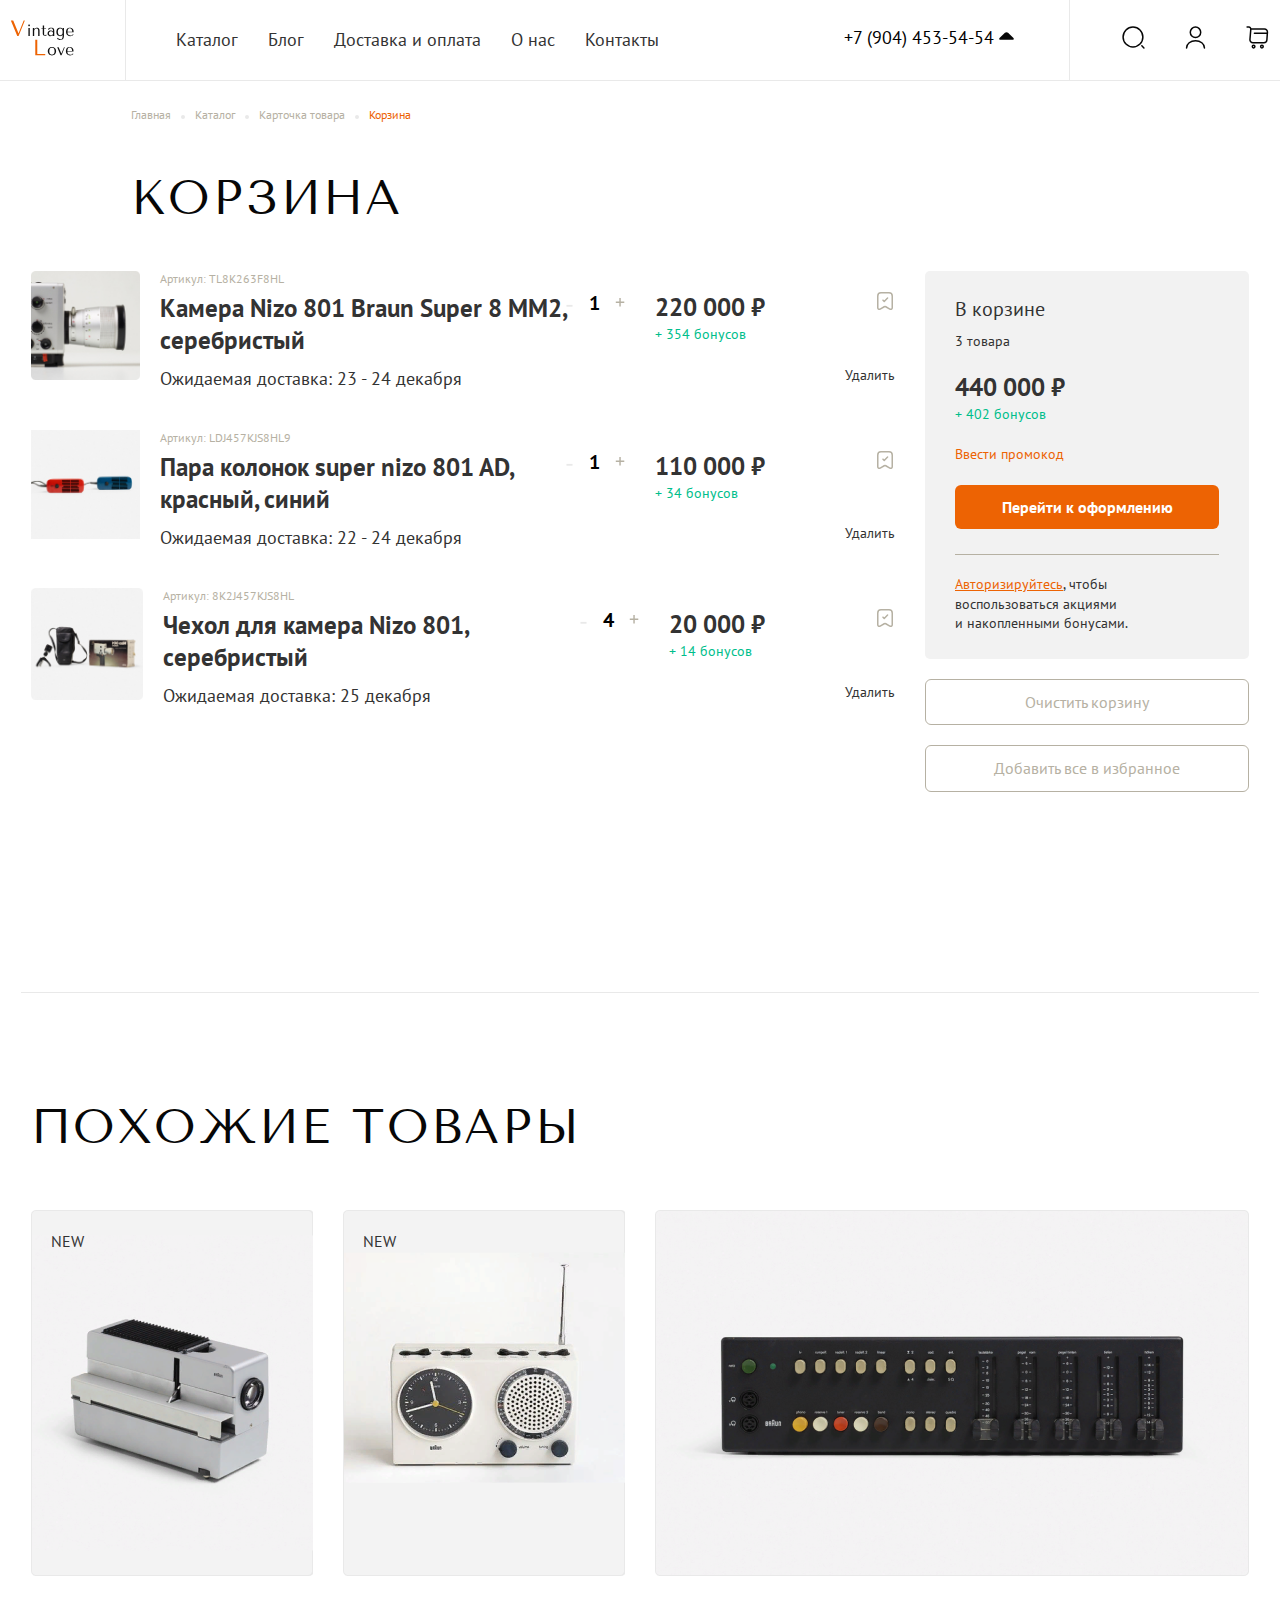
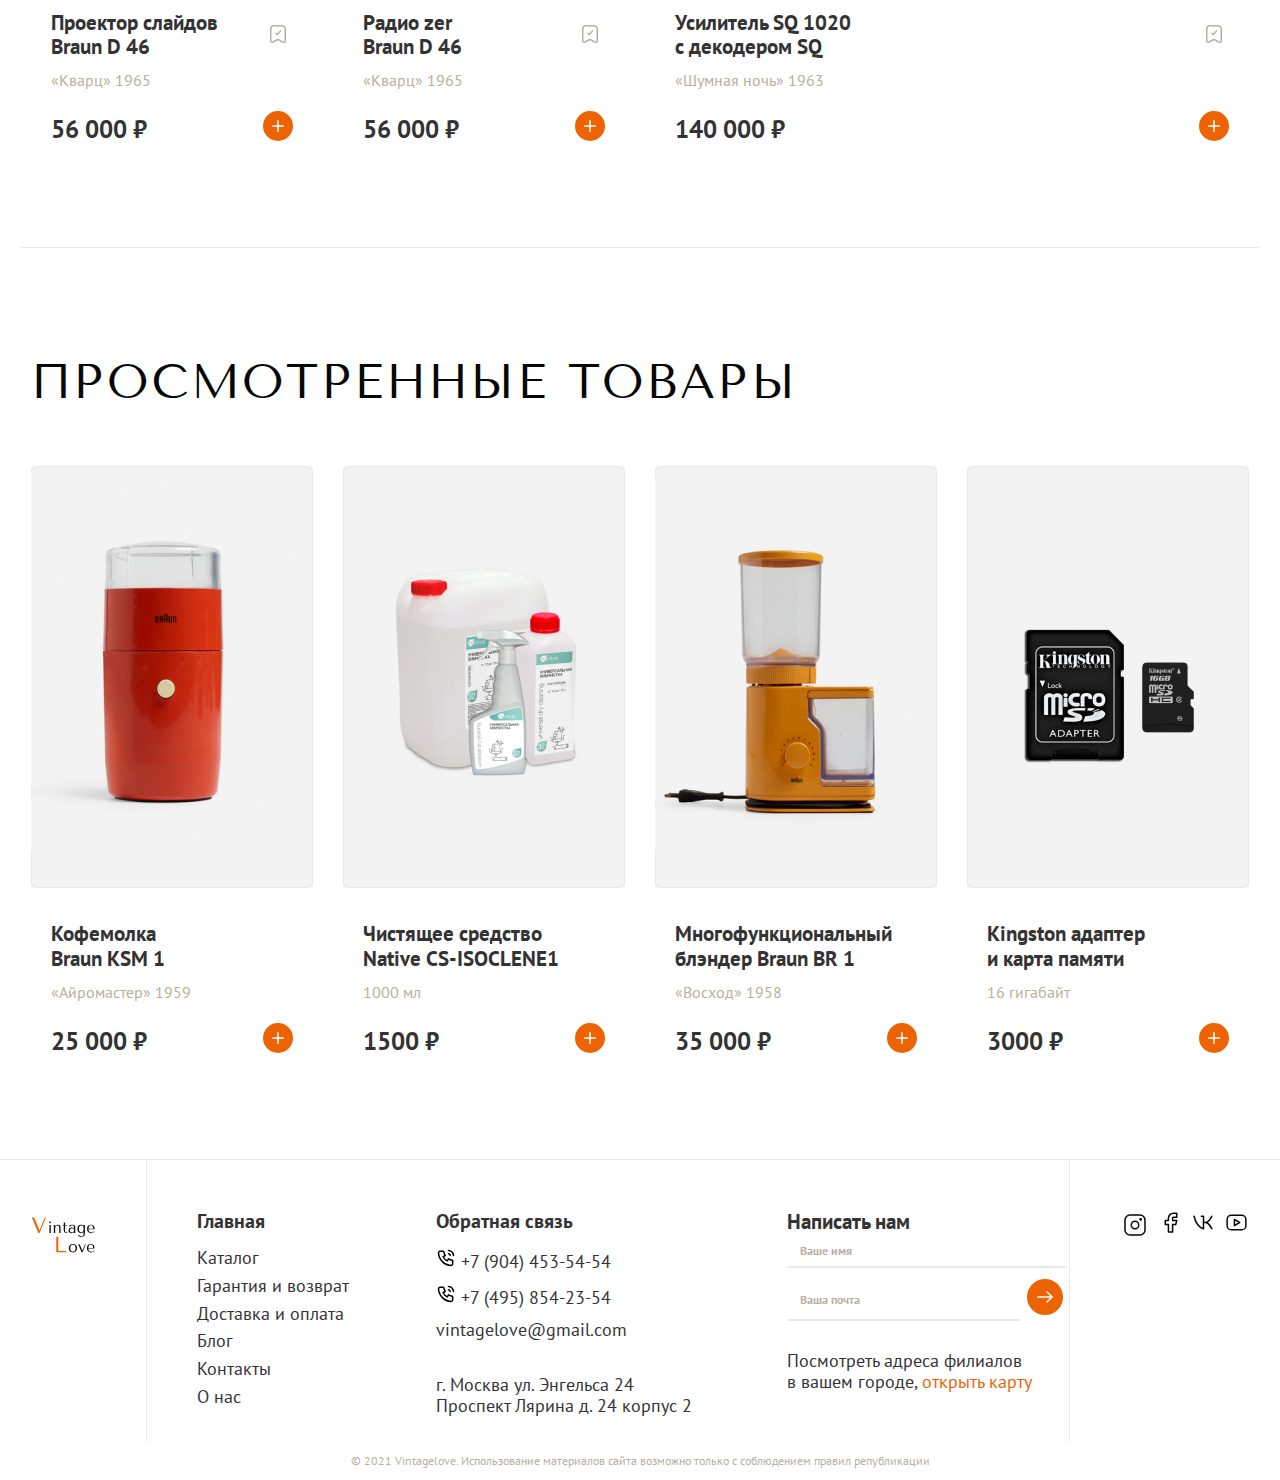
<file: basket.html>
<!DOCTYPE html>
<html lang="ru">
    <head>
    <meta charset="UTF-8">
    <meta name="viewport" content="width=device-width, initial-scale=1.0">
    <title>Vintage Love</title>

    <!-- ============== подключаем шрифты ============== -->

    <link rel="preconnect" href="https://fonts.googleapis.com">
    <link rel="preconnect" href="https://fonts.gstatic.com" crossorigin>
    <link href="https://fonts.googleapis.com/css2?family=PT+Sans:ital,wght@0,400;0,700;1,400;1,700&display=swap" rel="stylesheet">
    <link href="https://fonts.googleapis.com/css2?family=Tenor+Sans&display=swap" rel="stylesheet">

    <!-- ============== favicon ============== -->

    <link rel="apple-touch-icon" sizes="180x180" href="images/favicon/apple-touch-icon.png">
    <link rel="icon" type="image/png" sizes="32x32" href="images/favicon/favicon-32x32.png">
    <link rel="icon" type="image/png" sizes="16x16" href="images/favicon/favicon-16x16.png">
    <link rel="manifest" href="/site.webmanifest">

    <!-- ============== подключаем стили ============== -->

    <link rel="stylesheet" href="styles/hamburgers.css">
    <link rel="stylesheet" href="styles/normalize.css">
    <link rel="stylesheet" href="styles/style_basket.css">
    <link rel="stylesheet" href="styles/modal.css">
    <link rel="stylesheet" href="styles/style.css">
    </head>

    <body class="page">
  <!-- ============== шапка ============== -->

  <header class="page-header page-border">
    <div class="page-header--height flex-sb-aicenter">
      <div class="page-header__mainmenu flex-sb-aicenter">

        <!-- ============== логотип ============== -->

        <div  class="page-header__logo">
          <a href="index.html"><svg width="65" height="50" viewBox="0 0 141 109" fill="none" xmlns="http://www.w3.org/2000/svg">
            <path d="M1.44 16.4L15.504 50H18.384L32.016 16.4H29.52L18.336 44.048H18.144L6.624 16.4H1.44Z" fill="#ED6303"/>
            <path d="M39.7888 32.5V50H42.7638V32.5H39.7888ZM39.3688 26.97C39.3688 27.4833 39.5554 27.9267 39.9288 28.3C40.3021 28.6733 40.7454 28.86 41.2588 28.86C41.7721 28.86 42.2154 28.6733 42.5888 28.3C42.9621 27.9267 43.1488 27.4833 43.1488 26.97C43.1488 26.4567 42.9621 26.0133 42.5888 25.64C42.2154 25.2667 41.7721 25.08 41.2588 25.08C40.7454 25.08 40.3021 25.2667 39.9288 25.64C39.5554 26.0133 39.3688 26.4567 39.3688 26.97ZM64.0654 50V38.66C64.0654 38.24 64.0304 37.6683 63.9604 36.945C63.8904 36.1983 63.657 35.475 63.2604 34.775C62.887 34.0517 62.2804 33.4333 61.4404 32.92C60.6004 32.3833 59.4104 32.115 57.8704 32.115C57.1937 32.0917 56.4354 32.2317 55.5954 32.535C54.7554 32.815 53.927 33.3633 53.1104 34.18L52.5504 34.74H52.4104V32.5H49.4354V50H52.4104V39.185C52.4104 38.275 52.5387 37.4933 52.7954 36.84C53.052 36.1867 53.402 35.6383 53.8454 35.195C54.2887 34.7517 54.7904 34.425 55.3504 34.215C55.9337 34.005 56.5287 33.9 57.1354 33.9C58.1154 33.9 58.8737 34.0983 59.4104 34.495C59.947 34.8683 60.332 35.3117 60.5654 35.825C60.822 36.3383 60.9737 36.8517 61.0204 37.365C61.067 37.8783 61.0904 38.2517 61.0904 38.485V50H64.0654ZM68.0223 33.9V32.5H71.0673V27.11H74.0423V32.5H78.2773V33.9H74.0423V45.52C74.0423 45.8 74.0539 46.1267 74.0773 46.5C74.1006 46.85 74.1706 47.1883 74.2873 47.515C74.4039 47.8183 74.5789 48.075 74.8123 48.285C75.0689 48.495 75.4189 48.6 75.8623 48.6C76.4223 48.6 76.8889 48.39 77.2623 47.97C77.6356 47.55 77.9389 47.095 78.1723 46.605L79.8173 48.285C78.6739 49.4283 77.3789 50 75.9323 50C75.3256 50 74.7306 49.895 74.1473 49.685C73.5639 49.475 73.0389 49.16 72.5723 48.74C72.1289 48.2967 71.7673 47.7367 71.4873 47.06C71.2073 46.3833 71.0673 45.59 71.0673 44.68V33.9H68.0223ZM89.3373 32.115C91.0406 32.115 92.3589 32.36 93.2923 32.85C94.2256 33.3167 94.9023 33.935 95.3223 34.705C95.7656 35.475 96.0223 36.3617 96.0923 37.365C96.1623 38.3683 96.1973 39.395 96.1973 40.445V50H93.3623V48.285C92.6856 48.9383 91.8223 49.4633 90.7723 49.86C89.7223 50.2333 88.6723 50.42 87.6223 50.42C86.6189 50.42 85.7323 50.245 84.9623 49.895C84.1923 49.545 83.5506 49.09 83.0373 48.53C82.5239 47.97 82.1389 47.34 81.8823 46.64C81.6256 45.94 81.4973 45.2283 81.4973 44.505C81.4973 43.7583 81.6373 43.0117 81.9173 42.265C82.1973 41.5183 82.6173 40.8533 83.1773 40.27C83.7373 39.6633 84.4256 39.1733 85.2423 38.8C86.0589 38.4267 86.9923 38.24 88.0423 38.24C89.0923 38.24 90.0839 38.45 91.0173 38.87C91.9739 39.2667 92.7556 39.8383 93.3623 40.585V39.08C93.3623 37.1667 93.0706 35.7433 92.4873 34.81C91.9273 33.8767 90.8889 33.41 89.3723 33.41C88.7189 33.41 88.1473 33.4917 87.6573 33.655C87.1673 33.8183 86.7239 34.0517 86.3273 34.355C85.9539 34.635 85.6039 34.9967 85.2773 35.44C84.9506 35.86 84.6239 36.3383 84.2973 36.875L82.4773 35.055C82.8039 34.705 83.1423 34.355 83.4923 34.005C83.8656 33.655 84.3089 33.34 84.8223 33.06C85.3589 32.78 85.9889 32.5583 86.7123 32.395C87.4356 32.2083 88.3106 32.115 89.3373 32.115ZM93.3623 43.07C93.2456 42.79 93.0706 42.4633 92.8373 42.09C92.6273 41.7167 92.3473 41.355 91.9973 41.005C91.6473 40.655 91.2273 40.3633 90.7373 40.13C90.2473 39.8733 89.6639 39.745 88.9873 39.745C88.3106 39.745 87.6923 39.885 87.1323 40.165C86.5723 40.4217 86.0939 40.7717 85.6973 41.215C85.3239 41.635 85.0323 42.1367 84.8223 42.72C84.6123 43.3033 84.5073 43.91 84.5073 44.54C84.5073 45.2867 84.6356 45.94 84.8923 46.5C85.1723 47.0367 85.5223 47.5033 85.9423 47.9C86.3623 48.2733 86.8289 48.5533 87.3423 48.74C87.8556 48.9267 88.3456 49.02 88.8123 49.02C89.2556 49.02 89.6989 48.9383 90.1423 48.775C90.6089 48.6117 91.0406 48.39 91.4373 48.11C91.8573 47.8067 92.2306 47.4567 92.5573 47.06C92.8839 46.6633 93.1523 46.2317 93.3623 45.765V43.07ZM114.294 51.47C114.294 52.5433 114.165 53.4533 113.909 54.2C113.652 54.9467 113.29 55.5533 112.824 56.02C112.38 56.4867 111.844 56.825 111.214 57.035C110.607 57.245 109.954 57.35 109.254 57.35C108.017 57.35 107.014 57.035 106.244 56.405C105.497 55.775 104.809 54.935 104.179 53.885L102.254 55.635C102.417 55.845 102.674 56.1133 103.024 56.44C103.374 56.79 103.817 57.1283 104.354 57.455C104.89 57.805 105.532 58.0967 106.279 58.33C107.025 58.5867 107.877 58.715 108.834 58.715C110.607 58.715 112.042 58.4583 113.139 57.945C114.235 57.455 115.087 56.79 115.694 55.95C116.3 55.11 116.709 54.1417 116.919 53.045C117.152 51.9717 117.269 50.8517 117.269 49.685V32.5H114.294V35.23H114.154C113.874 34.25 113.267 33.4917 112.334 32.955C111.424 32.395 110.222 32.115 108.729 32.115C107.539 32.115 106.454 32.3367 105.474 32.78C104.494 33.2 103.654 33.8067 102.954 34.6C102.254 35.3933 101.705 36.35 101.309 37.47C100.935 38.59 100.749 39.8383 100.749 41.215C100.749 42.615 100.935 43.8867 101.309 45.03C101.705 46.15 102.254 47.1183 102.954 47.935C103.654 48.7283 104.482 49.3467 105.439 49.79C106.419 50.21 107.504 50.42 108.694 50.42C110 50.42 111.132 50.1633 112.089 49.65C113.069 49.1367 113.757 48.32 114.154 47.2H114.294V51.47ZM114.294 42.545C114.294 43.525 114.154 44.3883 113.874 45.135C113.617 45.8817 113.267 46.5117 112.824 47.025C112.38 47.5383 111.867 47.935 111.284 48.215C110.7 48.4717 110.094 48.6 109.464 48.6C108.904 48.6 108.297 48.5067 107.644 48.32C107.014 48.11 106.419 47.7367 105.859 47.2C105.322 46.6633 104.867 45.905 104.494 44.925C104.144 43.945 103.969 42.685 103.969 41.145C103.969 39.5117 104.19 38.2167 104.634 37.26C105.077 36.28 105.59 35.5333 106.174 35.02C106.78 34.5067 107.387 34.18 107.994 34.04C108.624 33.8767 109.114 33.795 109.464 33.795C110.234 33.795 110.922 33.97 111.529 34.32C112.135 34.6467 112.637 35.1017 113.034 35.685C113.454 36.245 113.769 36.8983 113.979 37.645C114.189 38.3917 114.294 39.1617 114.294 39.955V42.545ZM138.393 42.02V41.285C138.393 39.7217 138.172 38.3683 137.728 37.225C137.285 36.0817 136.678 35.1367 135.908 34.39C135.162 33.6433 134.287 33.0833 133.283 32.71C132.28 32.3367 131.218 32.15 130.098 32.15C128.908 32.15 127.812 32.36 126.808 32.78C125.805 33.1767 124.93 33.7717 124.183 34.565C123.437 35.335 122.853 36.28 122.433 37.4C122.013 38.4967 121.803 39.745 121.803 41.145C121.803 42.3117 121.978 43.455 122.328 44.575C122.702 45.6717 123.25 46.6633 123.973 47.55C124.72 48.4133 125.653 49.1133 126.773 49.65C127.917 50.1633 129.258 50.42 130.798 50.42C132.292 50.42 133.668 50.1633 134.928 49.65C136.188 49.1133 137.285 48.355 138.218 47.375L137.098 46.255C136.608 46.675 136.142 47.06 135.698 47.41C135.278 47.76 134.847 48.0517 134.403 48.285C133.96 48.5183 133.493 48.705 133.003 48.845C132.537 48.9617 132.012 49.02 131.428 49.02C130.775 49.02 130.075 48.9267 129.328 48.74C128.605 48.53 127.928 48.1683 127.298 47.655C126.668 47.1417 126.143 46.43 125.723 45.52C125.303 44.61 125.093 43.4433 125.093 42.02H138.393ZM125.093 40.62C125.093 39.6867 125.187 38.7883 125.373 37.925C125.583 37.0383 125.887 36.2567 126.283 35.58C126.703 34.9033 127.228 34.3667 127.858 33.97C128.488 33.55 129.235 33.34 130.098 33.34C131.755 33.34 133.038 33.9933 133.948 35.3C134.882 36.5833 135.348 38.3567 135.348 40.62H125.093Z" fill="#111111"/>
            <path d="M54.76 92V58.4H59.128V89.36H76.456V92H54.76Z" fill="#ED6303"/>
            <path d="M100.155 83.285C100.155 84.4983 99.945 85.665 99.525 86.785C99.105 87.8817 98.4983 88.85 97.705 89.69C96.935 90.53 95.99 91.195 94.87 91.685C93.7733 92.175 92.5367 92.42 91.16 92.42C89.76 92.42 88.4883 92.175 87.345 91.685C86.225 91.1717 85.2683 90.495 84.475 89.655C83.705 88.815 83.0983 87.8467 82.655 86.75C82.235 85.63 82.025 84.475 82.025 83.285C82.025 82.0717 82.235 80.9167 82.655 79.82C83.0983 78.7 83.705 77.72 84.475 76.88C85.2683 76.04 86.225 75.375 87.345 74.885C88.4883 74.3717 89.76 74.115 91.16 74.115C92.5367 74.115 93.7733 74.3717 94.87 74.885C95.99 75.375 96.935 76.04 97.705 76.88C98.4983 77.72 99.105 78.7 99.525 79.82C99.945 80.9167 100.155 82.0717 100.155 83.285ZM96.83 83.285C96.83 81.6517 96.655 80.3333 96.305 79.33C95.955 78.3033 95.5 77.51 94.94 76.95C94.38 76.39 93.7617 76.0167 93.085 75.83C92.4083 75.62 91.755 75.515 91.125 75.515C90.495 75.515 89.8417 75.62 89.165 75.83C88.4883 76.0167 87.8583 76.39 87.275 76.95C86.715 77.51 86.2483 78.3033 85.875 79.33C85.525 80.3333 85.35 81.6517 85.35 83.285C85.35 84.895 85.525 86.2133 85.875 87.24C86.2483 88.2433 86.715 89.025 87.275 89.585C87.8583 90.145 88.4883 90.53 89.165 90.74C89.8417 90.9267 90.495 91.02 91.125 91.02C91.755 91.02 92.4083 90.9267 93.085 90.74C93.7617 90.53 94.38 90.145 94.94 89.585C95.5 89.025 95.955 88.2433 96.305 87.24C96.655 86.2133 96.83 84.895 96.83 83.285ZM102.611 74.5L109.891 92H111.991L119.061 74.5H117.416L111.746 88.535H111.536L105.691 74.5H102.611ZM138.093 84.02V83.285C138.093 81.7217 137.871 80.3683 137.428 79.225C136.984 78.0817 136.378 77.1367 135.608 76.39C134.861 75.6433 133.986 75.0833 132.983 74.71C131.979 74.3367 130.918 74.15 129.798 74.15C128.608 74.15 127.511 74.36 126.508 74.78C125.504 75.1767 124.629 75.7717 123.883 76.565C123.136 77.335 122.553 78.28 122.133 79.4C121.713 80.4967 121.503 81.745 121.503 83.145C121.503 84.3117 121.678 85.455 122.028 86.575C122.401 87.6717 122.949 88.6633 123.673 89.55C124.419 90.4133 125.353 91.1133 126.473 91.65C127.616 92.1633 128.958 92.42 130.498 92.42C131.991 92.42 133.368 92.1633 134.628 91.65C135.888 91.1133 136.984 90.355 137.918 89.375L136.798 88.255C136.308 88.675 135.841 89.06 135.398 89.41C134.978 89.76 134.546 90.0517 134.103 90.285C133.659 90.5183 133.193 90.705 132.703 90.845C132.236 90.9617 131.711 91.02 131.128 91.02C130.474 91.02 129.774 90.9267 129.028 90.74C128.304 90.53 127.628 90.1683 126.998 89.655C126.368 89.1417 125.843 88.43 125.423 87.52C125.003 86.61 124.793 85.4433 124.793 84.02H138.093ZM124.793 82.62C124.793 81.6867 124.886 80.7883 125.073 79.925C125.283 79.0383 125.586 78.2567 125.983 77.58C126.403 76.9033 126.928 76.3667 127.558 75.97C128.188 75.55 128.934 75.34 129.798 75.34C131.454 75.34 132.738 75.9933 133.648 77.3C134.581 78.5833 135.048 80.3567 135.048 82.62H124.793Z" fill="#111111"/>
            </svg></a>
        </div>
          <!-- меню -->
          <button class="hamburger hamburger--elastic" type="button">
            <span class="hamburger-box">
              <span class="hamburger-inner"></span>
            </span>
          </button>

        <nav class="page-header__nav">
          <ul class="mainmenu">
            <li class="mainmenu__item"><a href="catalog.html">Каталог</a></li>
            <li class="mainmenu__item"><a href="404.html">Блог</a></li>
            <li class="mainmenu__item"><a href="delivery-payment.html">Доставка и оплата</a></li>
            <li class="mainmenu__item"><a href="404.html">О нас</a></li>
            <li class="mainmenu__item"><a href="404.html">Контакты</a></li>
          </ul>
        </nav>
      </div>

        <div  class="page-header__logo-two">
          <a href="index.html"><svg width="65" height="50" viewBox="0 0 141 109" fill="none" xmlns="http://www.w3.org/2000/svg">
            <path d="M1.44 16.4L15.504 50H18.384L32.016 16.4H29.52L18.336 44.048H18.144L6.624 16.4H1.44Z" fill="#ED6303"/>
            <path d="M39.7888 32.5V50H42.7638V32.5H39.7888ZM39.3688 26.97C39.3688 27.4833 39.5554 27.9267 39.9288 28.3C40.3021 28.6733 40.7454 28.86 41.2588 28.86C41.7721 28.86 42.2154 28.6733 42.5888 28.3C42.9621 27.9267 43.1488 27.4833 43.1488 26.97C43.1488 26.4567 42.9621 26.0133 42.5888 25.64C42.2154 25.2667 41.7721 25.08 41.2588 25.08C40.7454 25.08 40.3021 25.2667 39.9288 25.64C39.5554 26.0133 39.3688 26.4567 39.3688 26.97ZM64.0654 50V38.66C64.0654 38.24 64.0304 37.6683 63.9604 36.945C63.8904 36.1983 63.657 35.475 63.2604 34.775C62.887 34.0517 62.2804 33.4333 61.4404 32.92C60.6004 32.3833 59.4104 32.115 57.8704 32.115C57.1937 32.0917 56.4354 32.2317 55.5954 32.535C54.7554 32.815 53.927 33.3633 53.1104 34.18L52.5504 34.74H52.4104V32.5H49.4354V50H52.4104V39.185C52.4104 38.275 52.5387 37.4933 52.7954 36.84C53.052 36.1867 53.402 35.6383 53.8454 35.195C54.2887 34.7517 54.7904 34.425 55.3504 34.215C55.9337 34.005 56.5287 33.9 57.1354 33.9C58.1154 33.9 58.8737 34.0983 59.4104 34.495C59.947 34.8683 60.332 35.3117 60.5654 35.825C60.822 36.3383 60.9737 36.8517 61.0204 37.365C61.067 37.8783 61.0904 38.2517 61.0904 38.485V50H64.0654ZM68.0223 33.9V32.5H71.0673V27.11H74.0423V32.5H78.2773V33.9H74.0423V45.52C74.0423 45.8 74.0539 46.1267 74.0773 46.5C74.1006 46.85 74.1706 47.1883 74.2873 47.515C74.4039 47.8183 74.5789 48.075 74.8123 48.285C75.0689 48.495 75.4189 48.6 75.8623 48.6C76.4223 48.6 76.8889 48.39 77.2623 47.97C77.6356 47.55 77.9389 47.095 78.1723 46.605L79.8173 48.285C78.6739 49.4283 77.3789 50 75.9323 50C75.3256 50 74.7306 49.895 74.1473 49.685C73.5639 49.475 73.0389 49.16 72.5723 48.74C72.1289 48.2967 71.7673 47.7367 71.4873 47.06C71.2073 46.3833 71.0673 45.59 71.0673 44.68V33.9H68.0223ZM89.3373 32.115C91.0406 32.115 92.3589 32.36 93.2923 32.85C94.2256 33.3167 94.9023 33.935 95.3223 34.705C95.7656 35.475 96.0223 36.3617 96.0923 37.365C96.1623 38.3683 96.1973 39.395 96.1973 40.445V50H93.3623V48.285C92.6856 48.9383 91.8223 49.4633 90.7723 49.86C89.7223 50.2333 88.6723 50.42 87.6223 50.42C86.6189 50.42 85.7323 50.245 84.9623 49.895C84.1923 49.545 83.5506 49.09 83.0373 48.53C82.5239 47.97 82.1389 47.34 81.8823 46.64C81.6256 45.94 81.4973 45.2283 81.4973 44.505C81.4973 43.7583 81.6373 43.0117 81.9173 42.265C82.1973 41.5183 82.6173 40.8533 83.1773 40.27C83.7373 39.6633 84.4256 39.1733 85.2423 38.8C86.0589 38.4267 86.9923 38.24 88.0423 38.24C89.0923 38.24 90.0839 38.45 91.0173 38.87C91.9739 39.2667 92.7556 39.8383 93.3623 40.585V39.08C93.3623 37.1667 93.0706 35.7433 92.4873 34.81C91.9273 33.8767 90.8889 33.41 89.3723 33.41C88.7189 33.41 88.1473 33.4917 87.6573 33.655C87.1673 33.8183 86.7239 34.0517 86.3273 34.355C85.9539 34.635 85.6039 34.9967 85.2773 35.44C84.9506 35.86 84.6239 36.3383 84.2973 36.875L82.4773 35.055C82.8039 34.705 83.1423 34.355 83.4923 34.005C83.8656 33.655 84.3089 33.34 84.8223 33.06C85.3589 32.78 85.9889 32.5583 86.7123 32.395C87.4356 32.2083 88.3106 32.115 89.3373 32.115ZM93.3623 43.07C93.2456 42.79 93.0706 42.4633 92.8373 42.09C92.6273 41.7167 92.3473 41.355 91.9973 41.005C91.6473 40.655 91.2273 40.3633 90.7373 40.13C90.2473 39.8733 89.6639 39.745 88.9873 39.745C88.3106 39.745 87.6923 39.885 87.1323 40.165C86.5723 40.4217 86.0939 40.7717 85.6973 41.215C85.3239 41.635 85.0323 42.1367 84.8223 42.72C84.6123 43.3033 84.5073 43.91 84.5073 44.54C84.5073 45.2867 84.6356 45.94 84.8923 46.5C85.1723 47.0367 85.5223 47.5033 85.9423 47.9C86.3623 48.2733 86.8289 48.5533 87.3423 48.74C87.8556 48.9267 88.3456 49.02 88.8123 49.02C89.2556 49.02 89.6989 48.9383 90.1423 48.775C90.6089 48.6117 91.0406 48.39 91.4373 48.11C91.8573 47.8067 92.2306 47.4567 92.5573 47.06C92.8839 46.6633 93.1523 46.2317 93.3623 45.765V43.07ZM114.294 51.47C114.294 52.5433 114.165 53.4533 113.909 54.2C113.652 54.9467 113.29 55.5533 112.824 56.02C112.38 56.4867 111.844 56.825 111.214 57.035C110.607 57.245 109.954 57.35 109.254 57.35C108.017 57.35 107.014 57.035 106.244 56.405C105.497 55.775 104.809 54.935 104.179 53.885L102.254 55.635C102.417 55.845 102.674 56.1133 103.024 56.44C103.374 56.79 103.817 57.1283 104.354 57.455C104.89 57.805 105.532 58.0967 106.279 58.33C107.025 58.5867 107.877 58.715 108.834 58.715C110.607 58.715 112.042 58.4583 113.139 57.945C114.235 57.455 115.087 56.79 115.694 55.95C116.3 55.11 116.709 54.1417 116.919 53.045C117.152 51.9717 117.269 50.8517 117.269 49.685V32.5H114.294V35.23H114.154C113.874 34.25 113.267 33.4917 112.334 32.955C111.424 32.395 110.222 32.115 108.729 32.115C107.539 32.115 106.454 32.3367 105.474 32.78C104.494 33.2 103.654 33.8067 102.954 34.6C102.254 35.3933 101.705 36.35 101.309 37.47C100.935 38.59 100.749 39.8383 100.749 41.215C100.749 42.615 100.935 43.8867 101.309 45.03C101.705 46.15 102.254 47.1183 102.954 47.935C103.654 48.7283 104.482 49.3467 105.439 49.79C106.419 50.21 107.504 50.42 108.694 50.42C110 50.42 111.132 50.1633 112.089 49.65C113.069 49.1367 113.757 48.32 114.154 47.2H114.294V51.47ZM114.294 42.545C114.294 43.525 114.154 44.3883 113.874 45.135C113.617 45.8817 113.267 46.5117 112.824 47.025C112.38 47.5383 111.867 47.935 111.284 48.215C110.7 48.4717 110.094 48.6 109.464 48.6C108.904 48.6 108.297 48.5067 107.644 48.32C107.014 48.11 106.419 47.7367 105.859 47.2C105.322 46.6633 104.867 45.905 104.494 44.925C104.144 43.945 103.969 42.685 103.969 41.145C103.969 39.5117 104.19 38.2167 104.634 37.26C105.077 36.28 105.59 35.5333 106.174 35.02C106.78 34.5067 107.387 34.18 107.994 34.04C108.624 33.8767 109.114 33.795 109.464 33.795C110.234 33.795 110.922 33.97 111.529 34.32C112.135 34.6467 112.637 35.1017 113.034 35.685C113.454 36.245 113.769 36.8983 113.979 37.645C114.189 38.3917 114.294 39.1617 114.294 39.955V42.545ZM138.393 42.02V41.285C138.393 39.7217 138.172 38.3683 137.728 37.225C137.285 36.0817 136.678 35.1367 135.908 34.39C135.162 33.6433 134.287 33.0833 133.283 32.71C132.28 32.3367 131.218 32.15 130.098 32.15C128.908 32.15 127.812 32.36 126.808 32.78C125.805 33.1767 124.93 33.7717 124.183 34.565C123.437 35.335 122.853 36.28 122.433 37.4C122.013 38.4967 121.803 39.745 121.803 41.145C121.803 42.3117 121.978 43.455 122.328 44.575C122.702 45.6717 123.25 46.6633 123.973 47.55C124.72 48.4133 125.653 49.1133 126.773 49.65C127.917 50.1633 129.258 50.42 130.798 50.42C132.292 50.42 133.668 50.1633 134.928 49.65C136.188 49.1133 137.285 48.355 138.218 47.375L137.098 46.255C136.608 46.675 136.142 47.06 135.698 47.41C135.278 47.76 134.847 48.0517 134.403 48.285C133.96 48.5183 133.493 48.705 133.003 48.845C132.537 48.9617 132.012 49.02 131.428 49.02C130.775 49.02 130.075 48.9267 129.328 48.74C128.605 48.53 127.928 48.1683 127.298 47.655C126.668 47.1417 126.143 46.43 125.723 45.52C125.303 44.61 125.093 43.4433 125.093 42.02H138.393ZM125.093 40.62C125.093 39.6867 125.187 38.7883 125.373 37.925C125.583 37.0383 125.887 36.2567 126.283 35.58C126.703 34.9033 127.228 34.3667 127.858 33.97C128.488 33.55 129.235 33.34 130.098 33.34C131.755 33.34 133.038 33.9933 133.948 35.3C134.882 36.5833 135.348 38.3567 135.348 40.62H125.093Z" fill="#111111"/>
            <path d="M54.76 92V58.4H59.128V89.36H76.456V92H54.76Z" fill="#ED6303"/>
            <path d="M100.155 83.285C100.155 84.4983 99.945 85.665 99.525 86.785C99.105 87.8817 98.4983 88.85 97.705 89.69C96.935 90.53 95.99 91.195 94.87 91.685C93.7733 92.175 92.5367 92.42 91.16 92.42C89.76 92.42 88.4883 92.175 87.345 91.685C86.225 91.1717 85.2683 90.495 84.475 89.655C83.705 88.815 83.0983 87.8467 82.655 86.75C82.235 85.63 82.025 84.475 82.025 83.285C82.025 82.0717 82.235 80.9167 82.655 79.82C83.0983 78.7 83.705 77.72 84.475 76.88C85.2683 76.04 86.225 75.375 87.345 74.885C88.4883 74.3717 89.76 74.115 91.16 74.115C92.5367 74.115 93.7733 74.3717 94.87 74.885C95.99 75.375 96.935 76.04 97.705 76.88C98.4983 77.72 99.105 78.7 99.525 79.82C99.945 80.9167 100.155 82.0717 100.155 83.285ZM96.83 83.285C96.83 81.6517 96.655 80.3333 96.305 79.33C95.955 78.3033 95.5 77.51 94.94 76.95C94.38 76.39 93.7617 76.0167 93.085 75.83C92.4083 75.62 91.755 75.515 91.125 75.515C90.495 75.515 89.8417 75.62 89.165 75.83C88.4883 76.0167 87.8583 76.39 87.275 76.95C86.715 77.51 86.2483 78.3033 85.875 79.33C85.525 80.3333 85.35 81.6517 85.35 83.285C85.35 84.895 85.525 86.2133 85.875 87.24C86.2483 88.2433 86.715 89.025 87.275 89.585C87.8583 90.145 88.4883 90.53 89.165 90.74C89.8417 90.9267 90.495 91.02 91.125 91.02C91.755 91.02 92.4083 90.9267 93.085 90.74C93.7617 90.53 94.38 90.145 94.94 89.585C95.5 89.025 95.955 88.2433 96.305 87.24C96.655 86.2133 96.83 84.895 96.83 83.285ZM102.611 74.5L109.891 92H111.991L119.061 74.5H117.416L111.746 88.535H111.536L105.691 74.5H102.611ZM138.093 84.02V83.285C138.093 81.7217 137.871 80.3683 137.428 79.225C136.984 78.0817 136.378 77.1367 135.608 76.39C134.861 75.6433 133.986 75.0833 132.983 74.71C131.979 74.3367 130.918 74.15 129.798 74.15C128.608 74.15 127.511 74.36 126.508 74.78C125.504 75.1767 124.629 75.7717 123.883 76.565C123.136 77.335 122.553 78.28 122.133 79.4C121.713 80.4967 121.503 81.745 121.503 83.145C121.503 84.3117 121.678 85.455 122.028 86.575C122.401 87.6717 122.949 88.6633 123.673 89.55C124.419 90.4133 125.353 91.1133 126.473 91.65C127.616 92.1633 128.958 92.42 130.498 92.42C131.991 92.42 133.368 92.1633 134.628 91.65C135.888 91.1133 136.984 90.355 137.918 89.375L136.798 88.255C136.308 88.675 135.841 89.06 135.398 89.41C134.978 89.76 134.546 90.0517 134.103 90.285C133.659 90.5183 133.193 90.705 132.703 90.845C132.236 90.9617 131.711 91.02 131.128 91.02C130.474 91.02 129.774 90.9267 129.028 90.74C128.304 90.53 127.628 90.1683 126.998 89.655C126.368 89.1417 125.843 88.43 125.423 87.52C125.003 86.61 124.793 85.4433 124.793 84.02H138.093ZM124.793 82.62C124.793 81.6867 124.886 80.7883 125.073 79.925C125.283 79.0383 125.586 78.2567 125.983 77.58C126.403 76.9033 126.928 76.3667 127.558 75.97C128.188 75.55 128.934 75.34 129.798 75.34C131.454 75.34 132.738 75.9933 133.648 77.3C134.581 78.5833 135.048 80.3567 135.048 82.62H124.793Z" fill="#111111"/>
            </svg></a>
        </div>


      <!-- телефон, поиск корзина -->
      <div class="page-header__tools flex-sb-aicenter">
        <div class="page-header__tel">
            
<!-- ===============выпадающее меню============ -->

            <div class="telephon-dropdown">
              <button onclick="myFunction()" class="dropbtn">   <!-- кнопка  -->

                     <span class="tel-content">+7 (904) 453-54-54</span>
              
                  <span class="svg-list">
                      <svg class="svg-top rotate" width="25" height="24" viewBox="0 0 25 24" fill="none" xmlns="http://www.w3.org/2000/svg">
                          <path d="M5.54163 10.02L8.88538 13.23L10.927 15.2C11.7916 16.03 13.1979 16.03 14.0625 15.2L19.4583 10.02C20.1666 9.34001 19.6562 8.18001 18.6666 8.18001L12.8229 8.18001L6.3333 8.18001C5.3333 8.18001 4.8333 9.34001 5.54163 10.02Z" fill="#070707"/>
                      </svg>
                  </span>
               </button>

        <ul id="myDropdown"  class="dropdown-content show"> <!-- выпадающее меню  -->
            <li>
              <svg class="svg-qiwi" width="215" height="42" viewBox="0 0 44 42" fill="none" xmlns="http://www.w3.org/2000/svg">
                  <path d="M13.5 -44.991C13.4993 -46.3056 13.7578 -47.6074 14.2605 -48.822C14.7633 -50.0367 15.5005 -51.1403 16.4301 -52.0699C17.3596 -52.9994 18.4633 -53.7367 19.6779 -54.2394C20.8926 -54.7422 22.1944 -55.0006 23.509 -55H33.486C34.7974 -55.0023 36.0963 -54.7447 37.3076 -54.242C38.5189 -53.7394 39.6186 -53.0017 40.5431 -52.0716C41.4676 -51.1415 42.1987 -50.0374 42.694 -48.8231C43.1894 -47.6088 43.4392 -46.3084 43.429 -44.997L42.561 86.997C42.524 92.522 38.012 97 32.496 97H23.5C17.977 97 13.5 92.515 13.5 86.991V42C13.5 39.238 11.965 35.363 10.077 33.35L1.92298 24.65C0.0329757 22.634 0.0349756 19.363 1.92298 17.35L10.077 8.65002C11.967 6.63502 13.5 2.75802 13.5 1.52588e-05V-44.99V-44.991Z" fill="white"/>
                  <path d="M42.061 86.994C42.026 92.241 37.739 96.5 32.496 96.5H23.499C18.254 96.5 14 92.241 14 86.991V42C14 39.113 12.418 35.114 10.442 33.007L2.28699 24.309C0.57799 22.486 0.57899 19.513 2.28699 17.691L10.442 8.99302C12.418 6.88502 14 2.88602 14 1.52588e-05V-44.991C13.9993 -46.2399 14.2458 -47.4767 14.7235 -48.6307C15.2011 -49.7847 15.9015 -50.8332 16.7846 -51.7163C17.6678 -52.5995 18.7163 -53.2999 19.8703 -53.7775C21.0243 -54.2551 22.2611 -54.5006 23.51 -54.5H33.486C34.7315 -54.5023 35.9651 -54.2577 37.1156 -53.7804C38.266 -53.3031 39.3104 -52.6025 40.1885 -51.7191C41.0666 -50.8357 41.7608 -49.7871 42.2312 -48.6338C42.7016 -47.4805 42.9388 -46.2455 42.929 -45" stroke="black" stroke-opacity="0.1"/>
              </svg>
           </li>
                
            <li>
                <a href="+79044535454">
                    <span> +7 (904) 453-54-54</span>
                </a>
            </li>
            <li>
                <a href="+74958542354">
                    <span> +7 (495) 854-23-54</span>
                </a>
            </li>
            <li>
                <a href="vintagelove@gmail.com">
                    <span class="span__dropdown"> vintagelove@gmail.com</span>
                </a>
            </li>
            <li class="border__dropdown"></li>
            <li>  
            <div class="icons-dropdown">
                <a href="">
                <svg class="icons-dropdown__item" width="22" height="22" viewBox="0 0 22 22" fill="none" xmlns="http://www.w3.org/2000/svg">
                    <path d="M16 1H6C3.23858 1 1 3.23858 1 6V16C1 18.7614 3.23858 21 6 21H16C18.7614 21 21 18.7614 21 16V6C21 3.23858 18.7614 1 16 1Z" stroke="#070707" stroke-width="1.5" stroke-linecap="round" stroke-linejoin="round"/>
                    <path d="M11 14.75C13.0711 14.75 14.75 13.0711 14.75 11C14.75 8.92893 13.0711 7.25 11 7.25C8.92893 7.25 7.25 8.92893 7.25 11C7.25 13.0711 8.92893 14.75 11 14.75Z" stroke="#070707" stroke-width="1.5" stroke-linecap="round" stroke-linejoin="round"/>
                    </svg>
                </a>
                <a href="">
                    <svg class="icons-dropdown__item" width="14" height="21" viewBox="0 0 14 21" fill="none" xmlns="http://www.w3.org/2000/svg">
                        <path d="M1.29175 8.41667V12.5833H4.41675V19.875H8.58342V12.5833H11.7084L12.7501 8.41667H8.58342V6.33333C8.58342 6.05707 8.69316 5.79211 8.88851 5.59676C9.08386 5.40141 9.34881 5.29167 9.62508 5.29167H12.7501V1.125H9.62508C8.24375 1.125 6.91899 1.67373 5.94223 2.65049C4.96548 3.62724 4.41675 4.952 4.41675 6.33333V8.41667H1.29175Z" stroke="#070707" stroke-width="1.5" stroke-linecap="round" stroke-linejoin="round"/>
                        </svg>
                    </a>
                    <a href="">
                        <svg class="icons-dropdown__item" width="20" height="15" viewBox="0 0 20 15" fill="none" xmlns="http://www.w3.org/2000/svg">
                            <path d="M8.41667 1.25H10.5V13.75C5.8125 12.7083 2.16667 6.97917 1.125 1.25" stroke="#070707" stroke-width="1.5" stroke-linecap="round" stroke-linejoin="round"/>
                            <path d="M18.8333 1.25C17.7917 3.33333 15.7083 6.45833 13.625 7.5H10.5" stroke="#070707" stroke-width="1.5" stroke-linecap="round" stroke-linejoin="round"/>
                            <path d="M18.8333 13.75C17.7917 11.6667 15.7083 8.54167 13.625 7.5" stroke="#070707" stroke-width="1.5" stroke-linecap="round" stroke-linejoin="round"/>
                            </svg>
                        </a>
                        <a href="">
                            <svg class="icons-dropdown__item" width="21" height="17" viewBox="0 0 21 17" fill="none" xmlns="http://www.w3.org/2000/svg">
                                <path d="M15.7083 1.2085H5.29167C2.99048 1.2085 1.125 3.07398 1.125 5.37516V11.6252C1.125 13.9264 2.99048 15.7918 5.29167 15.7918H15.7083C18.0095 15.7918 19.875 13.9264 19.875 11.6252V5.37516C19.875 3.07398 18.0095 1.2085 15.7083 1.2085Z" stroke="#070707" stroke-width="1.5" stroke-linecap="round" stroke-linejoin="round"/>
                                <path d="M8.41675 5.375L13.6251 8.5L8.41675 11.625V5.375Z" stroke="#070707" stroke-width="1.5" stroke-linecap="round" stroke-linejoin="round"/>
                                </svg>
                            </a>
                                
              </div>
            </li>
        </ul>
        </div>
      </div>
      
        <div class="page-header__border"></div>
        <div class="header-icons flex-sb-aicenter">
          <a href="#"><svg class="header-icons__item" width="25" height="25" viewBox="0 0 25 25" fill="none" xmlns="http://www.w3.org/2000/svg">
            <path d="M11.9791 21.875C17.4445 21.875 21.875 17.4445 21.875 11.9792C21.875 6.51386 17.4445 2.08334 11.9791 2.08334C6.51383 2.08334 2.08331 6.51386 2.08331 11.9792C2.08331 17.4445 6.51383 21.875 11.9791 21.875Z" stroke="#070707" stroke-width="1.5" stroke-linecap="round" stroke-linejoin="round"/>
            <path d="M22.9166 22.9167L20.8333 20.8333" stroke="#070707" stroke-width="1.5" stroke-linecap="round" stroke-linejoin="round"/>
            </svg></a>

          <a class="header-icons__ac js-open-modal" href="#" data-modal="1"><svg class="header-icons__item" width="25" height="25" viewBox="0 0 25 25" fill="none" xmlns="http://www.w3.org/2000/svg">
            <path d="M12.5 12.5C15.3765 12.5 17.7084 10.1682 17.7084 7.29168C17.7084 4.41519 15.3765 2.08334 12.5 2.08334C9.62354 2.08334 7.29169 4.41519 7.29169 7.29168C7.29169 10.1682 9.62354 12.5 12.5 12.5Z" stroke="#070707" stroke-width="1.5" stroke-linecap="round" stroke-linejoin="round"/>
            <path d="M21.4479 22.9167C21.4479 18.8854 17.4375 15.625 12.5 15.625C7.56248 15.625 3.55206 18.8854 3.55206 22.9167" stroke="#070707" stroke-width="1.5" stroke-linecap="round" stroke-linejoin="round"/>
            </svg></a>

          <a href="basket.html"><svg class="header-icons__item" width="25" height="25" viewBox="0 0 25 25" fill="none" xmlns="http://www.w3.org/2000/svg">
            <path d="M2.08331 2.08334H3.89582C5.02082 2.08334 5.90623 3.05209 5.81248 4.16668L4.9479 14.5417C4.80206 16.2396 6.14581 17.6979 7.85414 17.6979H18.9479C20.4479 17.6979 21.7604 16.4688 21.875 14.9792L22.4375 7.16668C22.5625 5.43752 21.25 4.03126 19.5104 4.03126H6.06249" stroke="#070707" stroke-width="1.5" stroke-miterlimit="10" stroke-linecap="round" stroke-linejoin="round"/>
            <path d="M16.9271 22.9167C17.6462 22.9167 18.2292 22.3337 18.2292 21.6146C18.2292 20.8955 17.6462 20.3125 16.9271 20.3125C16.208 20.3125 15.625 20.8955 15.625 21.6146C15.625 22.3337 16.208 22.9167 16.9271 22.9167Z" stroke="#070707" stroke-width="1.5" stroke-miterlimit="10" stroke-linecap="round" stroke-linejoin="round"/>
            <path d="M8.59377 22.9167C9.31289 22.9167 9.89585 22.3337 9.89585 21.6146C9.89585 20.8955 9.31289 20.3125 8.59377 20.3125C7.87465 20.3125 7.29169 20.8955 7.29169 21.6146C7.29169 22.3337 7.87465 22.9167 8.59377 22.9167Z" stroke="#070707" stroke-width="1.5" stroke-miterlimit="10" stroke-linecap="round" stroke-linejoin="round"/>
            <path d="M9.375 8.33334H21.875" stroke="#070707" stroke-width="1.5" stroke-miterlimit="10" stroke-linecap="round" stroke-linejoin="round"/>
            </svg></a>
        </div>




    </div>

    </div>
  </header>


  <!-- Модальное окно -->
  <div class="modal-window">
    <div class="modal" data-modal="1">
        <!--   Svg иконка для закрытия окна  -->
        <svg class="modal__cross js-modal-close" xmlns="http://www.w3.org/2000/svg"               viewBox="0 0 24 24"><path d="M23.954 21.03l-9.184-9.095 9.092-9.174-2.832-2.807-9.09 9.179-9.176-9.088-2.81 2.81 9.186 9.105-9.095 9.184 2.81 2.81 9.112-9.192 9.18 9.1z"/></svg>
        <p class="modal__title">Вход</p>
        <div class="modal-border"></div>
        <div class="input">
          <div class="input__form">
            <form class="form">
              <p id="message"></p>
              <input class="form__item" id="email" type="text" placeholder="Эл. почта или телефон" required>
              <div class="password">
                <input type="password" id="password-input" class="form__item" placeholder="Пароль" name="password" pattern="[0-9a-fA-F]{4,12}" required>
                <a href="#" class="password-control" onclick="return show_hide_password(this);"></a>
              </div>

              <div class="checkbox-form flex-sb-aicenter">
                <label class="contact-form__terms checkbox">
                  <input type="checkbox" class="checkbox__input" checked>
                  <span class="checkbox__text">Запомнить меня</span>
                </label>
                <a class="remind-password" href="">Напомнить пароль</a>
              </div>

              <button class="modal-button" type="submit" onClick="ValidMail();">Войти</button>
              <a class="register" href="">Зарегестрироваться</a>

            </form>
          </div>
          <div class="input__border">
            <div class="input__border-line"></div>
            <div class="input__border-text">Или</div>
            <div class="input__border-line"></div>
          </div>
          <div class="input__social">
            <p class="input__social-text">Войти как пользователь</p>

            <a class="input__social-link" href="">
              <svg width="85" height="23" viewBox="0 0 85 23" fill="none" xmlns="http://www.w3.org/2000/svg">
                <path d="M13.53 5.4H20.388V6.732H15.024V11.034H20.028V12.366H15.024V18H13.53V5.4ZM22.5408 9.666C22.9968 9.39 23.5248 9.186 24.1248 9.054C24.7368 8.922 25.3728 8.856 26.0328 8.856C26.6568 8.856 27.1548 8.94 27.5268 9.108C27.9108 9.276 28.1988 9.498 28.3908 9.774C28.5948 10.038 28.7268 10.332 28.7868 10.656C28.8588 10.98 28.8948 11.304 28.8948 11.628C28.8948 12.348 28.8768 13.05 28.8408 13.734C28.8048 14.418 28.7868 15.066 28.7868 15.678C28.7868 16.122 28.8048 16.542 28.8408 16.938C28.8768 17.334 28.9428 17.7 29.0388 18.036H27.9768L27.5988 16.776H27.5088C27.4008 16.944 27.2628 17.112 27.0948 17.28C26.9388 17.436 26.7468 17.58 26.5188 17.712C26.2908 17.832 26.0268 17.934 25.7268 18.018C25.4268 18.102 25.0848 18.144 24.7008 18.144C24.3168 18.144 23.9568 18.084 23.6208 17.964C23.2968 17.844 23.0148 17.676 22.7748 17.46C22.5348 17.232 22.3428 16.962 22.1988 16.65C22.0668 16.338 22.0008 15.984 22.0008 15.588C22.0008 15.06 22.1088 14.622 22.3248 14.274C22.5408 13.914 22.8408 13.632 23.2248 13.428C23.6208 13.212 24.0888 13.062 24.6288 12.978C25.1808 12.882 25.7868 12.834 26.4468 12.834C26.6148 12.834 26.7768 12.834 26.9328 12.834C27.1008 12.834 27.2688 12.846 27.4368 12.87C27.4728 12.51 27.4908 12.186 27.4908 11.898C27.4908 11.238 27.3588 10.776 27.0948 10.512C26.8308 10.248 26.3508 10.116 25.6548 10.116C25.4508 10.116 25.2288 10.134 24.9888 10.17C24.7608 10.194 24.5208 10.236 24.2688 10.296C24.0288 10.344 23.7948 10.41 23.5668 10.494C23.3508 10.566 23.1588 10.65 22.9908 10.746L22.5408 9.666ZM25.0968 16.884C25.4328 16.884 25.7328 16.842 25.9968 16.758C26.2608 16.662 26.4888 16.548 26.6808 16.416C26.8728 16.272 27.0288 16.116 27.1488 15.948C27.2808 15.78 27.3768 15.618 27.4368 15.462V13.968C27.2688 13.956 27.0948 13.95 26.9148 13.95C26.7468 13.938 26.5788 13.932 26.4108 13.932C26.0388 13.932 25.6728 13.956 25.3128 14.004C24.9648 14.04 24.6528 14.118 24.3768 14.238C24.1128 14.346 23.8968 14.502 23.7288 14.706C23.5728 14.898 23.4948 15.144 23.4948 15.444C23.4948 15.864 23.6448 16.212 23.9448 16.488C24.2448 16.752 24.6288 16.884 25.0968 16.884ZM37.7525 17.406C37.3925 17.67 36.9665 17.868 36.4745 18C35.9825 18.144 35.4665 18.216 34.9265 18.216C34.2305 18.216 33.6425 18.108 33.1625 17.892C32.6825 17.664 32.2865 17.346 31.9745 16.938C31.6745 16.518 31.4525 16.02 31.3085 15.444C31.1765 14.856 31.1105 14.208 31.1105 13.5C31.1105 11.976 31.4465 10.812 32.1185 10.008C32.7905 9.192 33.7565 8.784 35.0165 8.784C35.5925 8.784 36.0785 8.832 36.4745 8.928C36.8825 9.012 37.2485 9.138 37.5725 9.306L37.1585 10.548C36.8825 10.392 36.5765 10.272 36.2405 10.188C35.9045 10.092 35.5445 10.044 35.1605 10.044C33.4565 10.044 32.6045 11.196 32.6045 13.5C32.6045 13.956 32.6465 14.394 32.7305 14.814C32.8265 15.222 32.9765 15.588 33.1805 15.912C33.3965 16.224 33.6725 16.476 34.0085 16.668C34.3565 16.86 34.7825 16.956 35.2865 16.956C35.7185 16.956 36.1025 16.89 36.4385 16.758C36.7865 16.626 37.0685 16.476 37.2845 16.308L37.7525 17.406ZM45.8837 17.28C45.5237 17.568 45.0677 17.796 44.5157 17.964C43.9757 18.132 43.3997 18.216 42.7877 18.216C42.1037 18.216 41.5097 18.108 41.0057 17.892C40.5017 17.664 40.0877 17.346 39.7637 16.938C39.4397 16.518 39.1997 16.02 39.0437 15.444C38.8877 14.868 38.8097 14.22 38.8097 13.5C38.8097 11.964 39.1517 10.794 39.8357 9.99C40.5197 9.186 41.4977 8.784 42.7697 8.784C43.1777 8.784 43.5857 8.832 43.9937 8.928C44.4017 9.012 44.7677 9.18 45.0917 9.432C45.4157 9.684 45.6797 10.044 45.8837 10.512C46.0877 10.968 46.1897 11.574 46.1897 12.33C46.1897 12.726 46.1537 13.164 46.0817 13.644H40.3037C40.3037 14.172 40.3577 14.64 40.4657 15.048C40.5737 15.456 40.7417 15.804 40.9697 16.092C41.1977 16.368 41.4917 16.584 41.8517 16.74C42.2237 16.884 42.6737 16.956 43.2017 16.956C43.6097 16.956 44.0177 16.884 44.4257 16.74C44.8337 16.596 45.1397 16.428 45.3437 16.236L45.8837 17.28ZM42.7877 10.044C42.0797 10.044 41.5097 10.23 41.0777 10.602C40.6577 10.974 40.4057 11.61 40.3217 12.51H44.7857C44.7857 11.598 44.6117 10.962 44.2637 10.602C43.9157 10.23 43.4237 10.044 42.7877 10.044ZM48.4544 5.4H49.8944V9.882H49.9664C50.2424 9.534 50.5904 9.264 51.0104 9.072C51.4424 8.88 51.9104 8.784 52.4144 8.784C53.5784 8.784 54.4484 9.156 55.0244 9.9C55.6124 10.644 55.9064 11.796 55.9064 13.356C55.9064 14.928 55.5224 16.122 54.7544 16.938C53.9864 17.754 52.9064 18.162 51.5144 18.162C50.8424 18.162 50.2304 18.09 49.6784 17.946C49.1384 17.802 48.7304 17.646 48.4544 17.478V5.4ZM52.1624 10.044C51.5624 10.044 51.0764 10.212 50.7044 10.548C50.3324 10.884 50.0624 11.358 49.8944 11.97V16.506C50.1224 16.638 50.3984 16.74 50.7224 16.812C51.0464 16.872 51.3824 16.902 51.7304 16.902C52.5464 16.902 53.1944 16.614 53.6744 16.038C54.1664 15.462 54.4124 14.562 54.4124 13.338C54.4124 12.87 54.3704 12.432 54.2864 12.024C54.2024 11.616 54.0704 11.268 53.8904 10.98C53.7104 10.692 53.4764 10.464 53.1884 10.296C52.9124 10.128 52.5704 10.044 52.1624 10.044ZM57.6711 13.5C57.6711 11.976 58.0071 10.812 58.6791 10.008C59.3631 9.192 60.3411 8.784 61.6131 8.784C62.2851 8.784 62.8671 8.898 63.3591 9.126C63.8631 9.342 64.2771 9.66 64.6011 10.08C64.9251 10.488 65.1651 10.986 65.3211 11.574C65.4771 12.15 65.5551 12.792 65.5551 13.5C65.5551 15.024 65.2131 16.194 64.5291 17.01C63.8571 17.814 62.8851 18.216 61.6131 18.216C60.9411 18.216 60.3531 18.108 59.8491 17.892C59.3571 17.664 58.9491 17.346 58.6251 16.938C58.3011 16.518 58.0611 16.02 57.9051 15.444C57.7491 14.856 57.6711 14.208 57.6711 13.5ZM59.1651 13.5C59.1651 13.956 59.2071 14.394 59.2911 14.814C59.3871 15.234 59.5311 15.6 59.7231 15.912C59.9151 16.224 60.1671 16.476 60.4791 16.668C60.7911 16.86 61.1691 16.956 61.6131 16.956C63.2451 16.968 64.0611 15.816 64.0611 13.5C64.0611 13.032 64.0131 12.588 63.9171 12.168C63.8331 11.748 63.6951 11.382 63.5031 11.07C63.3111 10.758 63.0591 10.512 62.7471 10.332C62.4351 10.14 62.0571 10.044 61.6131 10.044C59.9811 10.032 59.1651 11.184 59.1651 13.5ZM67.3215 13.5C67.3215 11.976 67.6575 10.812 68.3295 10.008C69.0135 9.192 69.9915 8.784 71.2635 8.784C71.9355 8.784 72.5175 8.898 73.0095 9.126C73.5135 9.342 73.9275 9.66 74.2515 10.08C74.5755 10.488 74.8155 10.986 74.9715 11.574C75.1275 12.15 75.2055 12.792 75.2055 13.5C75.2055 15.024 74.8635 16.194 74.1795 17.01C73.5075 17.814 72.5355 18.216 71.2635 18.216C70.5915 18.216 70.0035 18.108 69.4995 17.892C69.0075 17.664 68.5995 17.346 68.2755 16.938C67.9515 16.518 67.7115 16.02 67.5555 15.444C67.3995 14.856 67.3215 14.208 67.3215 13.5ZM68.8155 13.5C68.8155 13.956 68.8575 14.394 68.9415 14.814C69.0375 15.234 69.1815 15.6 69.3735 15.912C69.5655 16.224 69.8175 16.476 70.1295 16.668C70.4415 16.86 70.8195 16.956 71.2635 16.956C72.8955 16.968 73.7115 15.816 73.7115 13.5C73.7115 13.032 73.6635 12.588 73.5675 12.168C73.4835 11.748 73.3455 11.382 73.1535 11.07C72.9615 10.758 72.7095 10.512 72.3975 10.332C72.0855 10.14 71.7075 10.044 71.2635 10.044C69.6315 10.032 68.8155 11.184 68.8155 13.5ZM79.7438 13.95H78.9158V18H77.4758V5.4H78.9158V13.068L79.6538 12.816L82.4438 9H84.1178L81.3638 12.618L80.6258 13.212L81.5258 13.932L84.5318 18H82.7498L79.7438 13.95Z" fill="#5599D6"/>
                <path d="M1.75 8.66667H0V11H1.75V18H4.66667V11H6.76667L7 8.66667H4.66667V7.675C4.66667 7.15 4.78333 6.91667 5.30833 6.91667H7V4H4.78333C2.68333 4 1.75 4.93333 1.75 6.68333V8.66667Z" fill="#1C6BD7"/>
              </svg>
            </a>

            <a class="input__social-link" href="">
              <svg width="75" height="23" viewBox="0 0 75 23" fill="none" xmlns="http://www.w3.org/2000/svg">
                <path d="M25.778 11.718H30.008V17.262C29.816 17.406 29.582 17.538 29.306 17.658C29.042 17.778 28.754 17.88 28.442 17.964C28.142 18.048 27.824 18.108 27.488 18.144C27.164 18.192 26.846 18.216 26.534 18.216C25.73 18.216 24.992 18.09 24.32 17.838C23.648 17.574 23.066 17.178 22.574 16.65C22.082 16.11 21.698 15.432 21.422 14.616C21.146 13.788 21.008 12.816 21.008 11.7C21.008 10.536 21.176 9.54 21.512 8.712C21.848 7.884 22.286 7.212 22.826 6.696C23.366 6.168 23.972 5.784 24.644 5.544C25.316 5.304 25.988 5.184 26.66 5.184C27.38 5.184 27.974 5.226 28.442 5.31C28.91 5.382 29.306 5.484 29.63 5.616L29.252 6.93C28.676 6.654 27.854 6.516 26.786 6.516C26.282 6.516 25.778 6.606 25.274 6.786C24.782 6.954 24.338 7.242 23.942 7.65C23.546 8.058 23.222 8.592 22.97 9.252C22.718 9.912 22.592 10.728 22.592 11.7C22.592 12.588 22.694 13.356 22.898 14.004C23.102 14.652 23.384 15.192 23.744 15.624C24.116 16.044 24.56 16.362 25.076 16.578C25.592 16.782 26.156 16.884 26.768 16.884C27.536 16.884 28.19 16.734 28.73 16.434V12.924L25.778 12.564V11.718ZM31.9035 13.5C31.9035 11.976 32.2395 10.812 32.9115 10.008C33.5955 9.192 34.5735 8.784 35.8455 8.784C36.5175 8.784 37.0995 8.898 37.5915 9.126C38.0955 9.342 38.5095 9.66 38.8335 10.08C39.1575 10.488 39.3975 10.986 39.5535 11.574C39.7095 12.15 39.7875 12.792 39.7875 13.5C39.7875 15.024 39.4455 16.194 38.7615 17.01C38.0895 17.814 37.1175 18.216 35.8455 18.216C35.1735 18.216 34.5855 18.108 34.0815 17.892C33.5895 17.664 33.1815 17.346 32.8575 16.938C32.5335 16.518 32.2935 16.02 32.1375 15.444C31.9815 14.856 31.9035 14.208 31.9035 13.5ZM33.3975 13.5C33.3975 13.956 33.4395 14.394 33.5235 14.814C33.6195 15.234 33.7635 15.6 33.9555 15.912C34.1475 16.224 34.3995 16.476 34.7115 16.668C35.0235 16.86 35.4015 16.956 35.8455 16.956C37.4775 16.968 38.2935 15.816 38.2935 13.5C38.2935 13.032 38.2455 12.588 38.1495 12.168C38.0655 11.748 37.9275 11.382 37.7355 11.07C37.5435 10.758 37.2915 10.512 36.9795 10.332C36.6675 10.14 36.2895 10.044 35.8455 10.044C34.2135 10.032 33.3975 11.184 33.3975 13.5ZM41.5539 13.5C41.5539 11.976 41.8899 10.812 42.5619 10.008C43.2459 9.192 44.2239 8.784 45.4959 8.784C46.1679 8.784 46.7499 8.898 47.2419 9.126C47.7459 9.342 48.1599 9.66 48.4839 10.08C48.8079 10.488 49.0479 10.986 49.2039 11.574C49.3599 12.15 49.4379 12.792 49.4379 13.5C49.4379 15.024 49.0959 16.194 48.4119 17.01C47.7399 17.814 46.7679 18.216 45.4959 18.216C44.8239 18.216 44.2359 18.108 43.7319 17.892C43.2399 17.664 42.8319 17.346 42.5079 16.938C42.1839 16.518 41.9439 16.02 41.7879 15.444C41.6319 14.856 41.5539 14.208 41.5539 13.5ZM43.0479 13.5C43.0479 13.956 43.0899 14.394 43.1739 14.814C43.2699 15.234 43.4139 15.6 43.6059 15.912C43.7979 16.224 44.0499 16.476 44.3619 16.668C44.6739 16.86 45.0519 16.956 45.4959 16.956C47.1279 16.968 47.9439 15.816 47.9439 13.5C47.9439 13.032 47.8959 12.588 47.7999 12.168C47.7159 11.748 47.5779 11.382 47.3859 11.07C47.1939 10.758 46.9419 10.512 46.6299 10.332C46.3179 10.14 45.9399 10.044 45.4959 10.044C43.8639 10.032 43.0479 11.184 43.0479 13.5ZM58.6023 18.414C58.6023 19.578 58.2903 20.436 57.6663 20.988C57.0543 21.54 56.1423 21.816 54.9303 21.816C54.2103 21.816 53.6283 21.768 53.1843 21.672C52.7523 21.588 52.3803 21.474 52.0683 21.33L52.4463 20.106C52.7223 20.214 53.0283 20.316 53.3643 20.412C53.7003 20.508 54.1383 20.556 54.6783 20.556C55.1823 20.556 55.5903 20.508 55.9023 20.412C56.2263 20.328 56.4843 20.178 56.6763 19.962C56.8683 19.758 57.0003 19.488 57.0723 19.152C57.1443 18.828 57.1803 18.438 57.1803 17.982V17.118H57.1083C56.8683 17.466 56.5623 17.736 56.1903 17.928C55.8183 18.108 55.3323 18.198 54.7323 18.198C53.5203 18.198 52.6263 17.82 52.0503 17.064C51.4863 16.308 51.2043 15.132 51.2043 13.536C51.2043 12 51.5703 10.836 52.3023 10.044C53.0343 9.24 54.1143 8.838 55.5423 8.838C56.2263 8.838 56.8083 8.892 57.2883 9C57.7803 9.108 58.2183 9.234 58.6023 9.378V18.414ZM54.9843 16.938C55.5963 16.938 56.0763 16.788 56.4243 16.488C56.7723 16.176 57.0183 15.696 57.1623 15.048V10.44C56.6823 10.212 56.0703 10.098 55.3263 10.098C54.5103 10.098 53.8683 10.374 53.4003 10.926C52.9323 11.478 52.6983 12.342 52.6983 13.518C52.6983 14.022 52.7403 14.484 52.8243 14.904C52.9083 15.324 53.0403 15.684 53.2203 15.984C53.4003 16.284 53.6343 16.518 53.9223 16.686C54.2103 16.854 54.5643 16.938 54.9843 16.938ZM62.9782 15.786C62.9782 16.206 63.0502 16.506 63.1942 16.686C63.3382 16.866 63.5422 16.956 63.8062 16.956C63.9622 16.956 64.1302 16.944 64.3102 16.92C64.4902 16.896 64.6942 16.842 64.9222 16.758L65.0842 17.892C64.8922 17.988 64.6222 18.066 64.2742 18.126C63.9382 18.186 63.6442 18.216 63.3922 18.216C62.8522 18.216 62.4082 18.066 62.0602 17.766C61.7122 17.454 61.5382 16.932 61.5382 16.2V5.4H62.9782V15.786ZM73.2021 17.28C72.8421 17.568 72.3861 17.796 71.8341 17.964C71.2941 18.132 70.7181 18.216 70.1061 18.216C69.4221 18.216 68.8281 18.108 68.3241 17.892C67.8201 17.664 67.4061 17.346 67.0821 16.938C66.7581 16.518 66.5181 16.02 66.3621 15.444C66.2061 14.868 66.1281 14.22 66.1281 13.5C66.1281 11.964 66.4701 10.794 67.1541 9.99C67.8381 9.186 68.8161 8.784 70.0881 8.784C70.4961 8.784 70.9041 8.832 71.3121 8.928C71.7201 9.012 72.0861 9.18 72.4101 9.432C72.7341 9.684 72.9981 10.044 73.2021 10.512C73.4061 10.968 73.5081 11.574 73.5081 12.33C73.5081 12.726 73.4721 13.164 73.4001 13.644H67.6221C67.6221 14.172 67.6761 14.64 67.7841 15.048C67.8921 15.456 68.0601 15.804 68.2881 16.092C68.5161 16.368 68.8101 16.584 69.1701 16.74C69.5421 16.884 69.9921 16.956 70.5201 16.956C70.9281 16.956 71.3361 16.884 71.7441 16.74C72.1521 16.596 72.4581 16.428 72.6621 16.236L73.2021 17.28ZM70.1061 10.044C69.3981 10.044 68.8281 10.23 68.3961 10.602C67.9761 10.974 67.7241 11.61 67.6401 12.51H72.1041C72.1041 11.598 71.9301 10.962 71.5821 10.602C71.2341 10.23 70.7421 10.044 70.1061 10.044Z" fill="#5599D6"/>
                <path d="M14.8538 11.6727C14.8538 11.1628 14.8124 10.6502 14.7242 10.1487H7.64999V13.0368H11.7011C11.533 13.9683 10.9928 14.7923 10.2019 15.3159V17.1898H12.6188C14.038 15.8836 14.8538 13.9545 14.8538 11.6727Z" fill="#4285F4"/>
                <path d="M7.65003 19.0006C9.67281 19.0006 11.3787 18.3364 12.6216 17.19L10.2047 15.316C9.53227 15.7735 8.66418 16.0325 7.65279 16.0325C5.69615 16.0325 4.03713 14.7125 3.44187 12.9377H0.947845V14.8696C2.22104 17.4022 4.81428 19.0006 7.65003 19.0006V19.0006Z" fill="#34A853"/>
                <path d="M3.43908 12.9377C3.12492 12.0062 3.12492 10.9976 3.43908 10.0661V8.13428H0.947808C-0.115944 10.2535 -0.115944 12.7503 0.947808 14.8695L3.43908 12.9377V12.9377Z" fill="#FBBC04"/>
                <path d="M7.65003 6.96854C8.7193 6.952 9.75273 7.35435 10.5271 8.09292L12.6684 5.95164C11.3125 4.67844 9.51298 3.97846 7.65003 4.00051C4.81428 4.00051 2.22104 5.59889 0.947845 8.13426L3.43912 10.0661C4.03162 8.28858 5.69339 6.96854 7.65003 6.96854V6.96854Z" fill="#EA4335"/>
              </svg>
            </a>

            <a class="input__social-link" href="">
              <svg width="95" height="16" viewBox="0 0 95 16" fill="none" xmlns="http://www.w3.org/2000/svg">
                <path d="M28.4516 9.92669C28.4516 11.1414 27.2947 12.021 25.6664 12.021H21.8528V4.48169H25.5378C27.1233 4.48169 28.2373 5.31939 28.2373 6.49216C28.2373 7.28796 27.8089 7.79059 27.1661 8.08379C27.8517 8.33509 28.4516 9.00522 28.4516 9.92669ZM23.5239 5.86389V7.49739H25.495C26.0949 7.49739 26.4805 7.16232 26.4805 6.70159C26.4805 6.24086 26.052 5.86389 25.495 5.86389H23.5239ZM25.6664 10.6388C26.3091 10.6388 26.7805 10.2618 26.7805 9.71729C26.7805 9.17279 26.352 8.79582 25.6664 8.79582H23.5239V10.6388H25.6664Z" fill="#5599D6"/>
                <path d="M34.7502 11.9791L32.0937 9.00526H31.6652V11.9791H29.9512V4.48169H31.6652V7.37172H32.0937L34.6646 4.48169H36.6786L33.4649 8.08379L36.9783 11.9791H34.7502Z" fill="#5599D6"/>
                <path d="M36.9784 8.25126C36.9784 5.98946 38.6926 4.35596 41.0919 4.35596C43.4916 4.35596 45.2055 5.98946 45.2055 8.25126C45.2055 10.513 43.4916 12.1465 41.0919 12.1465C38.6926 12.1465 36.9784 10.513 36.9784 8.25126ZM43.406 8.25126C43.406 6.82716 42.4631 5.86382 41.0919 5.86382C39.7207 5.86382 38.7782 6.82716 38.7782 8.25126C38.7782 9.67532 39.7207 10.6387 41.0919 10.6387C42.4631 10.6387 43.406 9.67532 43.406 8.25126Z" fill="#5599D6"/>
                <path d="M51.7613 4.48169H53.4756V11.9791H51.7613V8.96336H48.3335V11.9791H46.6196V4.48169H48.3335V7.45549H51.7613V4.48169Z" fill="#5599D6"/>
                <path d="M57.1604 11.9791V5.98952H54.5037V4.48169H61.4881V5.98952H58.8314V11.9791H57.1604Z" fill="#5599D6"/>
                <path d="M68.858 7.79052V11.979H67.6154L67.2726 10.8062C66.887 11.4345 66.073 12.1465 64.8304 12.1465C63.2877 12.1465 62.1736 11.1413 62.1736 9.75909C62.1736 8.37689 63.2877 7.41356 65.5588 7.41356H67.2297C67.1441 6.45019 66.6298 5.78006 65.6873 5.78006C64.916 5.78006 64.4017 6.19889 64.1446 6.65962L62.6022 6.40832C62.9879 5.10989 64.3161 4.35596 65.7729 4.35596C67.6583 4.35596 68.858 5.61249 68.858 7.79052ZM67.1871 8.71199H65.6017C64.3161 8.71199 63.8875 9.13082 63.8875 9.67532C63.8875 10.3036 64.4017 10.7225 65.2587 10.7225C66.3727 10.7225 67.1871 9.92666 67.1871 8.71199Z" fill="#5599D6"/>
                <path d="M75.4568 11.9791L72.8003 9.00526H72.3717V11.9791H70.6578V4.48169H72.3717V7.37172H72.8003L75.3712 4.48169H77.3852L74.1715 8.08379L77.6849 11.9791H75.4568Z" fill="#5599D6"/>
                <path d="M80.77 11.9791V5.98952H78.1135V4.48169H85.098V5.98952H82.4412V11.9791H80.77Z" fill="#5599D6"/>
                <path d="M93.6675 8.71199H87.4974C87.6689 9.88476 88.5258 10.6387 89.8111 10.6387C90.711 10.6387 91.3968 10.2617 91.7824 9.71722L93.3678 9.96852C92.8106 11.3926 91.3108 12.1465 89.6825 12.1465C87.3688 12.1465 85.6979 10.513 85.6979 8.25126C85.6979 5.98946 87.3688 4.35596 89.6825 4.35596C91.9966 4.35596 93.6675 5.98946 93.6675 8.16749C93.7105 8.37689 93.6675 8.54446 93.6675 8.71199ZM87.6259 7.41356H91.868C91.568 6.49209 90.7966 5.82192 89.7255 5.82192C88.697 5.78006 87.883 6.45019 87.6259 7.41356Z" fill="#5599D6"/>
                <path d="M0 7.68C0 4.0596 0 2.24942 1.1506 1.12471C2.3012 0 4.15304 0 7.85678 0H8.51151C12.2152 0 14.0671 0 15.2177 1.12471C16.3683 2.24942 16.3683 4.0596 16.3683 7.68V8.32C16.3683 11.9404 16.3683 13.7506 15.2177 14.8753C14.0671 16 12.2152 16 8.51151 16H7.85678C4.15304 16 2.3012 16 1.1506 14.8753C0 13.7506 0 11.9404 0 8.32V7.68Z" fill="#0077FF"/>
                <path d="M8.70929 11.5267C4.97868 11.5267 2.85084 9.0267 2.76218 4.8667H4.63089C4.69227 7.92003 6.0699 9.21337 7.16112 9.48003V4.8667H8.92078V7.50003C9.99836 7.3867 11.1304 6.1867 11.5123 4.8667H13.2719C12.9786 6.49337 11.751 7.69337 10.878 8.1867C11.751 8.5867 13.1492 9.63337 13.6812 11.5267H11.7442C11.3282 10.26 10.2916 9.28003 8.92078 9.1467V11.5267H8.70929Z" fill="white"/>
              </svg>
            </a>

          </div>
        </div>

    </div>

    <!-- Подложка под модальным окном -->
    <div class="overlay js-overlay-modal"></div>

</div>




        <!-- ====================== Контент корзины ==================== -->
        <main>

        <section class="basket container-content">
            <div class="basket_title">
                <div>
                    <ul class="menu__link">
                        <li>
                            <a href="index.html">Главная</a>
                        </li>
                        <li class="bullit">
                            <svg width="4" height="4" viewBox="0 0 4 4" fill="none" xmlns="http://www.w3.org/2000/svg">
                                <circle cx="2" cy="2" r="2" fill="#E9E9E9"/>
                            </svg>
                        </li>
                        <li>
                            <a href="catalog.html">Каталог</a>
                        </li>
                        <li class="bullit">
                            <svg width="4" height="4" viewBox="0 0 4 4" fill="none" xmlns="http://www.w3.org/2000/svg">
                                <circle cx="2" cy="2" r="2" fill="#E9E9E9"/>
                            </svg>
                        </li>
                        <li>
                            <a href="card-camera.html">Карточка&nbsp;товара</a>
                        </li>
                        <li class="bullit">
                            <svg width="4" height="4" viewBox="0 0 4 4" fill="none" xmlns="http://www.w3.org/2000/svg">
                                <circle cx="2" cy="2" r="2" fill="#E9E9E9"/>
                            </svg>
                        </li>
                        <li>
                            <a class="active" href="#!">Корзина</a>
                        </li>
                    </ul>
                </div>
                <h2 class="style__title-basket">Корзина</h2>
            </div>
            <div class="basket_content">
                <div class="basket__left-block">
                    <div class="basket_content-item_img-top">
                        <img src="images/camera-top.jpg" alt="camera">
                    </div>
                    <div class="basket_content-item">
                        <div class="basket_content-item_img">
                            <img src="images/camera.jpg" alt="camera">
                        </div>
                        <div class="basket_content-item_title">
                            <p class="text__right">
                                Артикул: TL8K263F8HL
                            </p>
                            <h3>
                                Камера Nizo 801 Braun Super 8 MM2,
                                серебристый
                            </h3>
                            <p class="basket_subtitle">
                                Ожидаемая доставка: 23 - 24 декабря
                            </p>
                            <div class="price-tablet">
                                <div class="price-tablet__top">
                                    <span class="basket__price">
                                        220 000 ₽
                                    </span>
                                    <p class="bonus">
                                        + 354 бонусов
                                    </p>
                                </div>
                                <div class="basket_content-item_btn item_btn item_btn-tablet">
                                    <button>
                                        <svg class="item_btn-icon" width="7" height="3" fill="none" xmlns="http://www.w3.org/2000/svg"><path d="M.475.875h6.05v1.85H.475V.875Z" fill="#E9E9E9"/></svg>
                                    </button>
                                    <input class="item_btn-input" type="number" value="1" min="1" max="2" step="1" data-step="1" required="">
                                    <button>
                                        <svg class="item_btn-icon" width="10" height="10" fill="none" xmlns="http://www.w3.org/2000/svg"><path d="M.8 4.52h3.52V.9h1.44v3.62h3.52v1.44H5.76v3.6H4.32v-3.6H.8V4.52Z" fill="#B6B1A3"/></svg>
                                    </button>
                                </div>
                            </div>
                        </div>
                        <div class="basket-flex">
                            <div class="basket_content-item_btn item_btn">
                                <button>
                                    <svg class="item_btn-icon" width="7" height="3" fill="none" xmlns="http://www.w3.org/2000/svg"><path d="M.475.875h6.05v1.85H.475V.875Z" fill="#E9E9E9"/></svg>
                                </button>
                                <input class="item_btn-input" type="number" value="1" min="1" max="2" step="1" data-step="1" required="">
                                <button>
                                    <svg class="item_btn-icon" width="10" height="10" fill="none" xmlns="http://www.w3.org/2000/svg"><path d="M.8 4.52h3.52V.9h1.44v3.62h3.52v1.44H5.76v3.6H4.32v-3.6H.8V4.52Z" fill="#B6B1A3"/></svg>
                                </button>
                            </div>
                            <div class="price">
                                <span class="basket__price">
                                    220 000 ₽
                                </span>
                                <p class="bonus">
                                    + 354 бонусов
                                </p>
                            </div>
                        </div>
                        <div class="save_del">
                            <div class="tabcontent-card__wrap--right">
                                <a class="save" href="#!">
                                    <svg width="20" height="20" fill="none" xmlns="http://www.w3.org/2000/svg"><path d="M14.017 1.667H5.983a3.224 3.224 0 0 0-3.216 3.216v11.742c0 1.5 1.075 2.133 2.391 1.408l4.067-2.258c.433-.242 1.133-.242 1.558 0l4.067 2.258c1.317.734 2.392.1 2.392-1.408V4.883a3.237 3.237 0 0 0-3.225-3.216Z" stroke="#B6B1A3" stroke-width="1.5" stroke-linecap="round" stroke-linejoin="round"/><path d="m7.992 9.167 1.25 1.25 3.333-3.334" stroke="#B6B1A3" stroke-width="1.5" stroke-linecap="round" stroke-linejoin="round"/></svg>
                                </a>
                            </div>
                            <button class="del">
                                Удалить
                            </button>
                        </div>
                    </div> <!-- =========== basket_content-item ============== -->

                    <div class="basket_content-item_img-top">
                        <img src="images/colon-top.jpg" alt="colon">
                    </div>
                    <div class="basket_content-item">
                        <div class="basket_content-item_img">
                            <img src="images/colon.jpg" alt="colon">
                        </div>
                        <div class="basket_content-item_title">
                            <p class="text__right">
                                Артикул: LDJ457KJS8HL9
                            </p>
                            <h3>
                                Пара колонок super nizo 801   AD,
                                красный, синий
                            </h3>
                            <p class="basket_subtitle">
                                Ожидаемая доставка: 22 - 24 декабря
                            </p>
                            <div class="price-tablet">
                                <div class="price-tablet__top">
                                    <span class="basket__price">
                                        110 000 ₽
                                    </span>
                                    <p class="bonus">
                                        + 34 бонусов
                                    </p>
                                </div>
                                <div class="basket_content-item_btn item_btn item_btn-tablet">
                                    <button>
                                        <svg class="item_btn-icon" width="7" height="3" fill="none" xmlns="http://www.w3.org/2000/svg"><path d="M.475.875h6.05v1.85H.475V.875Z" fill="#E9E9E9"/></svg>
                                    </button>
                                    <input class="item_btn-input" type="number" value="1" min="1" max="2" step="1" data-step="1" required="">
                                    <button>
                                        <svg class="item_btn-icon" width="10" height="10" fill="none" xmlns="http://www.w3.org/2000/svg"><path d="M.8 4.52h3.52V.9h1.44v3.62h3.52v1.44H5.76v3.6H4.32v-3.6H.8V4.52Z" fill="#B6B1A3"/></svg>
                                    </button>
                                </div>
                            </div>
                        </div>
                        <div class="basket-flex">
                            <div class="basket_content-item_btn item_btn">
                                <button>
                                    <svg class="item_btn-icon" width="7" height="3" fill="none" xmlns="http://www.w3.org/2000/svg"><path d="M.475.875h6.05v1.85H.475V.875Z" fill="#E9E9E9"/></svg>
                                </button>
                                <input class="item_btn-input" type="number" value="1" min="1" max="2" step="1" data-step="1" required="">
                                <button>
                                    <svg class="item_btn-icon" width="10" height="10" fill="none" xmlns="http://www.w3.org/2000/svg"><path d="M.8 4.52h3.52V.9h1.44v3.62h3.52v1.44H5.76v3.6H4.32v-3.6H.8V4.52Z" fill="#B6B1A3"/></svg>
                                </button>
                            </div>
                            <div class="price">
                                <span class="basket__price">
                                    110 000 ₽
                                </span>
                                <p class="bonus">
                                    + 34 бонусов
                                </p>
                            </div>
                        </div>
                        <div class="save_del">
                            <div class="tabcontent-card__wrap--right">
                                <a class="save" href="#!">
                                    <svg width="20" height="20" fill="none" xmlns="http://www.w3.org/2000/svg"><path d="M14.017 1.667H5.983a3.224 3.224 0 0 0-3.216 3.216v11.742c0 1.5 1.075 2.133 2.391 1.408l4.067-2.258c.433-.242 1.133-.242 1.558 0l4.067 2.258c1.317.734 2.392.1 2.392-1.408V4.883a3.237 3.237 0 0 0-3.225-3.216Z" stroke="#B6B1A3" stroke-width="1.5" stroke-linecap="round" stroke-linejoin="round"/><path d="m7.992 9.167 1.25 1.25 3.333-3.334" stroke="#B6B1A3" stroke-width="1.5" stroke-linecap="round" stroke-linejoin="round"/></svg>
                                </a>
                            </div>
                            <button class="del">
                                Удалить
                            </button>
                        </div>
                    </div> <!-- ======== basket_content-item ========== -->

                    <div class="basket_content-item_img-top">
                        <img src="images/nizo-top.jpg" alt="nizo">
                    </div>
                    <div class="basket_content-item">
                        <div class="basket_content-item_img">
                            <img src="images/nizo.jpg" alt="nizo">
                        </div>
                        <div class="basket_content-item_title">
                            <p class="text__right">
                                Артикул: 8K2J457KJS8HL
                            </p>
                            <h3>
                                Чехол для камера Nizo 801,
                                серебристый
                            </h3>
                            <p class="basket_subtitle">
                                Ожидаемая доставка: 25 декабря
                            </p>
                            <div class="price-tablet">
                                <div class="price-tablet__top">
                                    <span class="basket__price">
                                        20 000 ₽
                                    </span>
                                    <p class="bonus">
                                        + 14 бонусов
                                    </p>
                                </div>
                                <div class="basket_content-item_btn item_btn item_btn-tablet">
                                    <button>
                                        <svg class="item_btn-icon" width="7" height="3" fill="none" xmlns="http://www.w3.org/2000/svg"><path d="M.475.875h6.05v1.85H.475V.875Z" fill="#E9E9E9"/></svg>
                                    </button>
                                    <input class="item_btn-input" type="number" value="1" min="1" max="2" step="1" data-step="1" required="">
                                    <button>
                                        <svg class="item_btn-icon" width="10" height="10" fill="none" xmlns="http://www.w3.org/2000/svg"><path d="M.8 4.52h3.52V.9h1.44v3.62h3.52v1.44H5.76v3.6H4.32v-3.6H.8V4.52Z" fill="#B6B1A3"/></svg>
                                    </button>
                                </div>
                            </div>
                        </div>
                        <div class="basket-flex">
                            <div class="basket_content-item_btn item_btn">
                                <button>
                                    <svg class="item_btn-icon" width="7" height="3" fill="none" xmlns="http://www.w3.org/2000/svg"><path d="M.475.875h6.05v1.85H.475V.875Z" fill="#E9E9E9"/></svg>
                                </button>
                                <input class="item_btn-input" type="number" value="4" min="1" max="2" step="1" data-step="1" required="">
                                <button>
                                    <svg class="item_btn-icon" width="10" height="10" fill="none" xmlns="http://www.w3.org/2000/svg"><path d="M.8 4.52h3.52V.9h1.44v3.62h3.52v1.44H5.76v3.6H4.32v-3.6H.8V4.52Z" fill="#B6B1A3"/></svg>
                                </button>
                            </div>
                            <div class="price">
                                <span class="basket__price">
                                    20 000 ₽
                                </span>
                                <p class="bonus">
                                    + 14 бонусов
                                </p>
                            </div>
                        </div>
                        <div class="save_del">
                            <div class="tabcontent-card__wrap--right">
                                <a class="save" href="#!">
                                    <svg width="20" height="20" fill="none" xmlns="http://www.w3.org/2000/svg"><path d="M14.017 1.667H5.983a3.224 3.224 0 0 0-3.216 3.216v11.742c0 1.5 1.075 2.133 2.391 1.408l4.067-2.258c.433-.242 1.133-.242 1.558 0l4.067 2.258c1.317.734 2.392.1 2.392-1.408V4.883a3.237 3.237 0 0 0-3.225-3.216Z" stroke="#B6B1A3" stroke-width="1.5" stroke-linecap="round" stroke-linejoin="round"/><path d="m7.992 9.167 1.25 1.25 3.333-3.334" stroke="#B6B1A3" stroke-width="1.5" stroke-linecap="round" stroke-linejoin="round"/></svg>
                                </a>
                            </div>
                            <button class="del">
                                Удалить
                            </button>
                        </div>
                    </div> <!-- ========= basket_content-item =========== -->
                </div>

                <div class="basket__right-block">
                    <aside>
                        <aside class="OrderFinalPrice">
                            <div class="OrderFinalPrice__title">В корзине</div>
                            <div class="OrderFinalPrice__order-count">3 товара</div>
                            <div class="ProductPrice">
                                <span class="basket__price">
                                    440 000 ₽
                                </span>
                                <p class="bonus">
                                    + 402 бонусов
                                </p>
                            </div>
                            <div class="OrderFinalPrice__container">
                                <div class="OrderFinalPrice__promocode-form">
                                    <div class="OrderDropdownForm__toggle-button">
                                        Ввести промокод
                                    </div>
                                </div>
                            </div>
                            <div class="OrderFinalPrice__btn-blok">
                                <form class="js--OrderFinalPrice__order-form">
                                    <button type="submit" class="OrderFinalPrice__order-button button--active" data-label="Перейти к оформлению" data-adid="">
                                        <span class="Button__text">
                                            Перейти к оформлению
                                        </span>
                                    </button>
                                </form>
                            </div>
                            <div class="OrderFinalPrice__bonus-card">
                                <a class="link_type_user-profile" href="#!">Авторизируйтесь</a>, чтобы <br> воспользоваться акциями <br> и накопленными бонусами.
                                <br>
                            </div>
                        </aside>
                        <div class="OrderFinalPrice__btn-blok">
                            <form class="js--OrderFinalPrice__order-form">
                                <button type="submit" class="OrderFinalPrice__order-button button--secondary-clear" data-label="Перейти к оформлению" data-adid="">
                                    <span class="Button__text Button__text--secondary">
                                        Очистить корзину
                                    </span>
                                </button>
                            </form>
                        </div>
                        <div class="OrderFinalPrice__btn-blok">
                            <form class="js--OrderFinalPrice__order-form">
                                <button type="submit" class="OrderFinalPrice__order-button button--secondary-add" data-label="Перейти к оформлению" data-adid="">
                                    <span class="Button__text Button__text--secondary">
                                        Добавить все в избранное
                                    </span>
                                </button>
                            </form>
                        </div>
                    </aside>
                </div>
            </div>
        </section>

<!-- ===================== Похожие товары =========================== -->

<section class="product">
<div class="container-content border">
<h2 class="product__title style__title-basket title--margin">Похожие товары</h2>
    <div class="product-list basket-flex">
        <div class="tabcontent-card__wrap wrap-margin">
            <div class="basket-img">
                <span class="tabcontent-card__wrap-die">new</span>
                <img src="images/catalog/d46.png" alt="card-product1">
            </div>
            <div class="flex-sb-aicenter">
                <div class="tabcontent-card__wrap--left">
                <h3>
                    Проектор слайдов <br>
                    Braun D 46
                </h3>
                <span class="tabcontent__subtitle">
                    «Кварц» 1965
                </span>
                </div>
                <div class="tabcontent-card__wrap--right">
                <a class="tabcontent-card__wrap-save" href="#!">
                    <svg width="20" height="20" fill="none" xmlns="http://www.w3.org/2000/svg"><path d="M14.017 1.667H5.983a3.224 3.224 0 0 0-3.216 3.216v11.742c0 1.5 1.075 2.133 2.391 1.408l4.067-2.258c.433-.242 1.133-.242 1.558 0l4.067 2.258c1.317.734 2.392.1 2.392-1.408V4.883a3.237 3.237 0 0 0-3.225-3.216Z" stroke="#B6B1A3" stroke-width="1.5" stroke-linecap="round" stroke-linejoin="round"/><path d="m7.992 9.167 1.25 1.25 3.333-3.334" stroke="#B6B1A3" stroke-width="1.5" stroke-linecap="round" stroke-linejoin="round"/></svg>
                </a>
                </div>
            </div>
            <div class="tabcontent-card__wrap--left flex-sb-aicenter">
                <span class="tabcontent__price">
                    56 000 ₽
                </span>
                <a class="tabcontent__btn" href="#!">
                <span>
                    Купить
                </span>
                <svg width="30" height="30" fill="none" xmlns="http://www.w3.org/2000/svg"><circle cx="15" cy="15" r="15" fill="#ED6303"/><path d="M9.697 15h10.606M15 20.303V9.697" stroke="#fff" stroke-width="1.5" stroke-linecap="round" stroke-linejoin="round"/></svg>
                </a>
            </div>
        </div>

        <div class="tabcontent-card__wrap">
            <div class="basket-img">
                <span class="tabcontent-card__wrap-die">new</span>
                <img src="images/catalog/zer-braun-d46.png" alt="card-product2" width="282">
            </div>
            <div class="flex-sb-aicenter">
                <div class="tabcontent-card__wrap--left">
                <h3>
                    Радио zer <br>
                    Braun D 46
                </h3>
                <span class="tabcontent__subtitle">
                    «Кварц» 1965
                </span>
                </div>
                <div class="tabcontent-card__wrap--right">
                <a class="tabcontent-card__wrap-save" href="#!">
                    <svg width="20" height="20" fill="none" xmlns="http://www.w3.org/2000/svg"><path d="M14.017 1.667H5.983a3.224 3.224 0 0 0-3.216 3.216v11.742c0 1.5 1.075 2.133 2.391 1.408l4.067-2.258c.433-.242 1.133-.242 1.558 0l4.067 2.258c1.317.734 2.392.1 2.392-1.408V4.883a3.237 3.237 0 0 0-3.225-3.216Z" stroke="#B6B1A3" stroke-width="1.5" stroke-linecap="round" stroke-linejoin="round"/><path d="m7.992 9.167 1.25 1.25 3.333-3.334" stroke="#B6B1A3" stroke-width="1.5" stroke-linecap="round" stroke-linejoin="round"/></svg>
                </a>
                </div>
            </div>
            <div class="tabcontent-card__wrap--left flex-sb-aicenter">
                <span class="tabcontent__price">
                    56 000 ₽
                </span>
                <a class="tabcontent__btn" href="#!">
                <span>
                    Купить
                </span>
                <svg width="30" height="30" fill="none" xmlns="http://www.w3.org/2000/svg"><circle cx="15" cy="15" r="15" fill="#ED6303"/><path d="M9.697 15h10.606M15 20.303V9.697" stroke="#fff" stroke-width="1.5" stroke-linecap="round" stroke-linejoin="round"/></svg>
                </a>
            </div>
        </div>

        <div class="tabcontent-card__wrap tabcontent-card__wrap-slaid">
            <div class="basket-img">
                <img src="images/catalog/sq1020.png" alt="card-product3" width="282">
            </div>
            <div class="flex-sb-aicenter">
                <div class="tabcontent-card__wrap--left">
                <h3>
                    Усилитель SQ 1020 <br>
                    с декодером SQ
                </h3>
                <span class="tabcontent__subtitle">
                    «Шумная ночь» 1963
                </span>
                </div>
                <div class="tabcontent-card__wrap--right">
                <a class="tabcontent-card__wrap-save" href="#!">
                    <svg width="20" height="20" fill="none" xmlns="http://www.w3.org/2000/svg"><path d="M14.017 1.667H5.983a3.224 3.224 0 0 0-3.216 3.216v11.742c0 1.5 1.075 2.133 2.391 1.408l4.067-2.258c.433-.242 1.133-.242 1.558 0l4.067 2.258c1.317.734 2.392.1 2.392-1.408V4.883a3.237 3.237 0 0 0-3.225-3.216Z" stroke="#B6B1A3" stroke-width="1.5" stroke-linecap="round" stroke-linejoin="round"/><path d="m7.992 9.167 1.25 1.25 3.333-3.334" stroke="#B6B1A3" stroke-width="1.5" stroke-linecap="round" stroke-linejoin="round"/></svg>
                </a>
                </div>
            </div>
            <div class="tabcontent-card__wrap--left flex-sb-aicenter">
                <span class="tabcontent__price">
                    140 000 ₽
                </span>
                <a class="tabcontent__btn" href="#!">
                <span>
                    Купить
                </span>
                <svg width="30" height="30" fill="none" xmlns="http://www.w3.org/2000/svg"><circle cx="15" cy="15" r="15" fill="#ED6303"/><path d="M9.697 15h10.606M15 20.303V9.697" stroke="#fff" stroke-width="1.5" stroke-linecap="round" stroke-linejoin="round"/></svg>
                </a>
            </div>
        </div>
    </div>
    <div class="tab-slider">
        <svg width="100" height="5" viewBox="0 0 100 5" fill="none" xmlns="http://www.w3.org/2000/svg">
          <line x1="2.5" y1="2.5" x2="27.5" y2="2.5" stroke="#ED6303" stroke-width="5" stroke-linecap="round"/>
          <line x1="37.5" y1="2.5" x2="62.5" y2="2.5" stroke="#E9E9E9" stroke-width="5" stroke-linecap="round"/>
          <line x1="72.5" y1="2.5" x2="97.5" y2="2.5" stroke="#E9E9E9" stroke-width="5" stroke-linecap="round"/>
          </svg>
    </div>
</div>
</section>


<!-- ======================= Просмотренные товары ======================= -->


<section class="look-product">
    <div class="container-content">
        <h2 class="look-product__title style__title-basket title--margin">Просмотренные товары</h2>
        <div class="look-product-list basket-flex">
            <div class="tabcontent-card__wrap wrap-margin">
                <div class="basket-img">
                    <img src="images/sale-left.jpg" alt="sale-left" width="282">
                </div>
                <div class="flex-sb-aicenter">
                    <div class="tabcontent-card__wrap--left">
                    <h3>
                        Кофемолка <br>
                        Braun KSM 1
                    </h3>
                    <span class="tabcontent__subtitle">
                        «Айромастер» 1959
                    </span>
                    </div>
                </div>
                <div class="tabcontent-card__wrap--left flex-sb-aicenter">
                    <span class="tabcontent__price">
                        25 000 ₽
                    </span>
                    <a class="tabcontent__btn" href="#!">
                    <span>
                        Купить
                    </span>
                    <svg width="30" height="30" fill="none" xmlns="http://www.w3.org/2000/svg"><circle cx="15" cy="15" r="15" fill="#ED6303"/><path d="M9.697 15h10.606M15 20.303V9.697" stroke="#fff" stroke-width="1.5" stroke-linecap="round" stroke-linejoin="round"/></svg>
                    </a>
                </div>
            </div>

            <div class="tabcontent-card__wrap">
                <div class="basket-img">
                    <img src="images/Native.jpg" alt="Native" width="282">
                </div>
                <div class="flex-sb-aicenter">
                    <div class="tabcontent-card__wrap--left">
                    <h3>
                        Чистящее средство <br>
                        Native CS-ISOCLENE1
                    </h3>
                    <span class="tabcontent__subtitle">
                        1000 мл
                    </span>
                    </div>
                </div>
                <div class="tabcontent-card__wrap--left flex-sb-aicenter">
                    <span class="tabcontent__price">
                        1500 ₽
                    </span>
                    <a class="tabcontent__btn" href="#!">
                    <span>
                        Купить
                    </span>
                    <svg width="30" height="30" fill="none" xmlns="http://www.w3.org/2000/svg"><circle cx="15" cy="15" r="15" fill="#ED6303"/><path d="M9.697 15h10.606M15 20.303V9.697" stroke="#fff" stroke-width="1.5" stroke-linecap="round" stroke-linejoin="round"/></svg>
                    </a>
                </div>
            </div>

            <div class="tabcontent-card__wrap tabcontent-card__wrap-slaid">
                <div class="basket-img">
                    <img src="images/banner-main-l.jpg" alt="banner-main-l" width="282">
                </div>
                <div class="flex-sb-aicenter">
                    <div class="tabcontent-card__wrap--left">
                    <h3>
                        Многофункциональный <br>
                        блэндер Braun BR 1
                    </h3>
                    <span class="tabcontent__subtitle">
                        «Восход» 1958
                    </span>
                    </div>
                </div>
                <div class="tabcontent-card__wrap--left flex-sb-aicenter">
                    <span class="tabcontent__price">
                        35 000 ₽
                    </span>
                    <a class="tabcontent__btn" href="#!">
                    <span>
                        Купить
                    </span>
                    <svg width="30" height="30" fill="none" xmlns="http://www.w3.org/2000/svg"><circle cx="15" cy="15" r="15" fill="#ED6303"/><path d="M9.697 15h10.606M15 20.303V9.697" stroke="#fff" stroke-width="1.5" stroke-linecap="round" stroke-linejoin="round"/></svg>
                    </a>
                </div>
            </div>

            <div class="tabcontent-card__wrap tabcontent-card__wrap-slaid">
                <div class="basket-img">
                    <img src="images/microcard.jpg" alt="microcard" width="282">
                </div>
                <div class="basket-flex">
                    <div class="tabcontent-card__wrap--left">
                    <h3>
                        Kingston адаптер <br>
                            и карта памяти
                    </h3>
                    <span class="tabcontent__subtitle">
                        16 гигабайт
                    </span>
                    </div>
                </div>
                <div class="tabcontent-card__wrap--left flex-sb-aicenter">
                    <span class="tabcontent__price">
                        3000 ₽
                    </span>
                    <a class="tabcontent__btn" href="#!">
                    <span>
                        Купить
                    </span>
                    <svg width="30" height="30" fill="none" xmlns="http://www.w3.org/2000/svg"><circle cx="15" cy="15" r="15" fill="#ED6303"/><path d="M9.697 15h10.606M15 20.303V9.697" stroke="#fff" stroke-width="1.5" stroke-linecap="round" stroke-linejoin="round"/></svg>
                    </a>
                </div>
            </div>
        </div>
    </div>

    <div class="tab-slider">
        <svg width="100" height="5" viewBox="0 0 100 5" fill="none" xmlns="http://www.w3.org/2000/svg">
          <line x1="2.5" y1="2.5" x2="27.5" y2="2.5" stroke="#ED6303" stroke-width="5" stroke-linecap="round"/>
          <line x1="37.5" y1="2.5" x2="62.5" y2="2.5" stroke="#E9E9E9" stroke-width="5" stroke-linecap="round"/>
          <line x1="72.5" y1="2.5" x2="97.5" y2="2.5" stroke="#E9E9E9" stroke-width="5" stroke-linecap="round"/>
          </svg>
      </div>

</section>
</main>

  <!-- подвал страницы -->
  <footer class="page-footer">
    <div class="container-content page-footer--height flex-sb-aicenter page-footer--border-bottom">
      <div class="page-footer__menu">
        <!-- логотип -->
        <div  class="page-footer__logo">
          <a href="index.html"><svg width="65" height="50" viewBox="0 0 141 109" fill="none" xmlns="http://www.w3.org/2000/svg">
            <path d="M1.44 16.4L15.504 50H18.384L32.016 16.4H29.52L18.336 44.048H18.144L6.624 16.4H1.44Z" fill="#ED6303"/>
            <path d="M39.7888 32.5V50H42.7638V32.5H39.7888ZM39.3688 26.97C39.3688 27.4833 39.5554 27.9267 39.9288 28.3C40.3021 28.6733 40.7454 28.86 41.2588 28.86C41.7721 28.86 42.2154 28.6733 42.5888 28.3C42.9621 27.9267 43.1488 27.4833 43.1488 26.97C43.1488 26.4567 42.9621 26.0133 42.5888 25.64C42.2154 25.2667 41.7721 25.08 41.2588 25.08C40.7454 25.08 40.3021 25.2667 39.9288 25.64C39.5554 26.0133 39.3688 26.4567 39.3688 26.97ZM64.0654 50V38.66C64.0654 38.24 64.0304 37.6683 63.9604 36.945C63.8904 36.1983 63.657 35.475 63.2604 34.775C62.887 34.0517 62.2804 33.4333 61.4404 32.92C60.6004 32.3833 59.4104 32.115 57.8704 32.115C57.1937 32.0917 56.4354 32.2317 55.5954 32.535C54.7554 32.815 53.927 33.3633 53.1104 34.18L52.5504 34.74H52.4104V32.5H49.4354V50H52.4104V39.185C52.4104 38.275 52.5387 37.4933 52.7954 36.84C53.052 36.1867 53.402 35.6383 53.8454 35.195C54.2887 34.7517 54.7904 34.425 55.3504 34.215C55.9337 34.005 56.5287 33.9 57.1354 33.9C58.1154 33.9 58.8737 34.0983 59.4104 34.495C59.947 34.8683 60.332 35.3117 60.5654 35.825C60.822 36.3383 60.9737 36.8517 61.0204 37.365C61.067 37.8783 61.0904 38.2517 61.0904 38.485V50H64.0654ZM68.0223 33.9V32.5H71.0673V27.11H74.0423V32.5H78.2773V33.9H74.0423V45.52C74.0423 45.8 74.0539 46.1267 74.0773 46.5C74.1006 46.85 74.1706 47.1883 74.2873 47.515C74.4039 47.8183 74.5789 48.075 74.8123 48.285C75.0689 48.495 75.4189 48.6 75.8623 48.6C76.4223 48.6 76.8889 48.39 77.2623 47.97C77.6356 47.55 77.9389 47.095 78.1723 46.605L79.8173 48.285C78.6739 49.4283 77.3789 50 75.9323 50C75.3256 50 74.7306 49.895 74.1473 49.685C73.5639 49.475 73.0389 49.16 72.5723 48.74C72.1289 48.2967 71.7673 47.7367 71.4873 47.06C71.2073 46.3833 71.0673 45.59 71.0673 44.68V33.9H68.0223ZM89.3373 32.115C91.0406 32.115 92.3589 32.36 93.2923 32.85C94.2256 33.3167 94.9023 33.935 95.3223 34.705C95.7656 35.475 96.0223 36.3617 96.0923 37.365C96.1623 38.3683 96.1973 39.395 96.1973 40.445V50H93.3623V48.285C92.6856 48.9383 91.8223 49.4633 90.7723 49.86C89.7223 50.2333 88.6723 50.42 87.6223 50.42C86.6189 50.42 85.7323 50.245 84.9623 49.895C84.1923 49.545 83.5506 49.09 83.0373 48.53C82.5239 47.97 82.1389 47.34 81.8823 46.64C81.6256 45.94 81.4973 45.2283 81.4973 44.505C81.4973 43.7583 81.6373 43.0117 81.9173 42.265C82.1973 41.5183 82.6173 40.8533 83.1773 40.27C83.7373 39.6633 84.4256 39.1733 85.2423 38.8C86.0589 38.4267 86.9923 38.24 88.0423 38.24C89.0923 38.24 90.0839 38.45 91.0173 38.87C91.9739 39.2667 92.7556 39.8383 93.3623 40.585V39.08C93.3623 37.1667 93.0706 35.7433 92.4873 34.81C91.9273 33.8767 90.8889 33.41 89.3723 33.41C88.7189 33.41 88.1473 33.4917 87.6573 33.655C87.1673 33.8183 86.7239 34.0517 86.3273 34.355C85.9539 34.635 85.6039 34.9967 85.2773 35.44C84.9506 35.86 84.6239 36.3383 84.2973 36.875L82.4773 35.055C82.8039 34.705 83.1423 34.355 83.4923 34.005C83.8656 33.655 84.3089 33.34 84.8223 33.06C85.3589 32.78 85.9889 32.5583 86.7123 32.395C87.4356 32.2083 88.3106 32.115 89.3373 32.115ZM93.3623 43.07C93.2456 42.79 93.0706 42.4633 92.8373 42.09C92.6273 41.7167 92.3473 41.355 91.9973 41.005C91.6473 40.655 91.2273 40.3633 90.7373 40.13C90.2473 39.8733 89.6639 39.745 88.9873 39.745C88.3106 39.745 87.6923 39.885 87.1323 40.165C86.5723 40.4217 86.0939 40.7717 85.6973 41.215C85.3239 41.635 85.0323 42.1367 84.8223 42.72C84.6123 43.3033 84.5073 43.91 84.5073 44.54C84.5073 45.2867 84.6356 45.94 84.8923 46.5C85.1723 47.0367 85.5223 47.5033 85.9423 47.9C86.3623 48.2733 86.8289 48.5533 87.3423 48.74C87.8556 48.9267 88.3456 49.02 88.8123 49.02C89.2556 49.02 89.6989 48.9383 90.1423 48.775C90.6089 48.6117 91.0406 48.39 91.4373 48.11C91.8573 47.8067 92.2306 47.4567 92.5573 47.06C92.8839 46.6633 93.1523 46.2317 93.3623 45.765V43.07ZM114.294 51.47C114.294 52.5433 114.165 53.4533 113.909 54.2C113.652 54.9467 113.29 55.5533 112.824 56.02C112.38 56.4867 111.844 56.825 111.214 57.035C110.607 57.245 109.954 57.35 109.254 57.35C108.017 57.35 107.014 57.035 106.244 56.405C105.497 55.775 104.809 54.935 104.179 53.885L102.254 55.635C102.417 55.845 102.674 56.1133 103.024 56.44C103.374 56.79 103.817 57.1283 104.354 57.455C104.89 57.805 105.532 58.0967 106.279 58.33C107.025 58.5867 107.877 58.715 108.834 58.715C110.607 58.715 112.042 58.4583 113.139 57.945C114.235 57.455 115.087 56.79 115.694 55.95C116.3 55.11 116.709 54.1417 116.919 53.045C117.152 51.9717 117.269 50.8517 117.269 49.685V32.5H114.294V35.23H114.154C113.874 34.25 113.267 33.4917 112.334 32.955C111.424 32.395 110.222 32.115 108.729 32.115C107.539 32.115 106.454 32.3367 105.474 32.78C104.494 33.2 103.654 33.8067 102.954 34.6C102.254 35.3933 101.705 36.35 101.309 37.47C100.935 38.59 100.749 39.8383 100.749 41.215C100.749 42.615 100.935 43.8867 101.309 45.03C101.705 46.15 102.254 47.1183 102.954 47.935C103.654 48.7283 104.482 49.3467 105.439 49.79C106.419 50.21 107.504 50.42 108.694 50.42C110 50.42 111.132 50.1633 112.089 49.65C113.069 49.1367 113.757 48.32 114.154 47.2H114.294V51.47ZM114.294 42.545C114.294 43.525 114.154 44.3883 113.874 45.135C113.617 45.8817 113.267 46.5117 112.824 47.025C112.38 47.5383 111.867 47.935 111.284 48.215C110.7 48.4717 110.094 48.6 109.464 48.6C108.904 48.6 108.297 48.5067 107.644 48.32C107.014 48.11 106.419 47.7367 105.859 47.2C105.322 46.6633 104.867 45.905 104.494 44.925C104.144 43.945 103.969 42.685 103.969 41.145C103.969 39.5117 104.19 38.2167 104.634 37.26C105.077 36.28 105.59 35.5333 106.174 35.02C106.78 34.5067 107.387 34.18 107.994 34.04C108.624 33.8767 109.114 33.795 109.464 33.795C110.234 33.795 110.922 33.97 111.529 34.32C112.135 34.6467 112.637 35.1017 113.034 35.685C113.454 36.245 113.769 36.8983 113.979 37.645C114.189 38.3917 114.294 39.1617 114.294 39.955V42.545ZM138.393 42.02V41.285C138.393 39.7217 138.172 38.3683 137.728 37.225C137.285 36.0817 136.678 35.1367 135.908 34.39C135.162 33.6433 134.287 33.0833 133.283 32.71C132.28 32.3367 131.218 32.15 130.098 32.15C128.908 32.15 127.812 32.36 126.808 32.78C125.805 33.1767 124.93 33.7717 124.183 34.565C123.437 35.335 122.853 36.28 122.433 37.4C122.013 38.4967 121.803 39.745 121.803 41.145C121.803 42.3117 121.978 43.455 122.328 44.575C122.702 45.6717 123.25 46.6633 123.973 47.55C124.72 48.4133 125.653 49.1133 126.773 49.65C127.917 50.1633 129.258 50.42 130.798 50.42C132.292 50.42 133.668 50.1633 134.928 49.65C136.188 49.1133 137.285 48.355 138.218 47.375L137.098 46.255C136.608 46.675 136.142 47.06 135.698 47.41C135.278 47.76 134.847 48.0517 134.403 48.285C133.96 48.5183 133.493 48.705 133.003 48.845C132.537 48.9617 132.012 49.02 131.428 49.02C130.775 49.02 130.075 48.9267 129.328 48.74C128.605 48.53 127.928 48.1683 127.298 47.655C126.668 47.1417 126.143 46.43 125.723 45.52C125.303 44.61 125.093 43.4433 125.093 42.02H138.393ZM125.093 40.62C125.093 39.6867 125.187 38.7883 125.373 37.925C125.583 37.0383 125.887 36.2567 126.283 35.58C126.703 34.9033 127.228 34.3667 127.858 33.97C128.488 33.55 129.235 33.34 130.098 33.34C131.755 33.34 133.038 33.9933 133.948 35.3C134.882 36.5833 135.348 38.3567 135.348 40.62H125.093Z" fill="#111111"/>
            <path d="M54.76 92V58.4H59.128V89.36H76.456V92H54.76Z" fill="#ED6303"/>
            <path d="M100.155 83.285C100.155 84.4983 99.945 85.665 99.525 86.785C99.105 87.8817 98.4983 88.85 97.705 89.69C96.935 90.53 95.99 91.195 94.87 91.685C93.7733 92.175 92.5367 92.42 91.16 92.42C89.76 92.42 88.4883 92.175 87.345 91.685C86.225 91.1717 85.2683 90.495 84.475 89.655C83.705 88.815 83.0983 87.8467 82.655 86.75C82.235 85.63 82.025 84.475 82.025 83.285C82.025 82.0717 82.235 80.9167 82.655 79.82C83.0983 78.7 83.705 77.72 84.475 76.88C85.2683 76.04 86.225 75.375 87.345 74.885C88.4883 74.3717 89.76 74.115 91.16 74.115C92.5367 74.115 93.7733 74.3717 94.87 74.885C95.99 75.375 96.935 76.04 97.705 76.88C98.4983 77.72 99.105 78.7 99.525 79.82C99.945 80.9167 100.155 82.0717 100.155 83.285ZM96.83 83.285C96.83 81.6517 96.655 80.3333 96.305 79.33C95.955 78.3033 95.5 77.51 94.94 76.95C94.38 76.39 93.7617 76.0167 93.085 75.83C92.4083 75.62 91.755 75.515 91.125 75.515C90.495 75.515 89.8417 75.62 89.165 75.83C88.4883 76.0167 87.8583 76.39 87.275 76.95C86.715 77.51 86.2483 78.3033 85.875 79.33C85.525 80.3333 85.35 81.6517 85.35 83.285C85.35 84.895 85.525 86.2133 85.875 87.24C86.2483 88.2433 86.715 89.025 87.275 89.585C87.8583 90.145 88.4883 90.53 89.165 90.74C89.8417 90.9267 90.495 91.02 91.125 91.02C91.755 91.02 92.4083 90.9267 93.085 90.74C93.7617 90.53 94.38 90.145 94.94 89.585C95.5 89.025 95.955 88.2433 96.305 87.24C96.655 86.2133 96.83 84.895 96.83 83.285ZM102.611 74.5L109.891 92H111.991L119.061 74.5H117.416L111.746 88.535H111.536L105.691 74.5H102.611ZM138.093 84.02V83.285C138.093 81.7217 137.871 80.3683 137.428 79.225C136.984 78.0817 136.378 77.1367 135.608 76.39C134.861 75.6433 133.986 75.0833 132.983 74.71C131.979 74.3367 130.918 74.15 129.798 74.15C128.608 74.15 127.511 74.36 126.508 74.78C125.504 75.1767 124.629 75.7717 123.883 76.565C123.136 77.335 122.553 78.28 122.133 79.4C121.713 80.4967 121.503 81.745 121.503 83.145C121.503 84.3117 121.678 85.455 122.028 86.575C122.401 87.6717 122.949 88.6633 123.673 89.55C124.419 90.4133 125.353 91.1133 126.473 91.65C127.616 92.1633 128.958 92.42 130.498 92.42C131.991 92.42 133.368 92.1633 134.628 91.65C135.888 91.1133 136.984 90.355 137.918 89.375L136.798 88.255C136.308 88.675 135.841 89.06 135.398 89.41C134.978 89.76 134.546 90.0517 134.103 90.285C133.659 90.5183 133.193 90.705 132.703 90.845C132.236 90.9617 131.711 91.02 131.128 91.02C130.474 91.02 129.774 90.9267 129.028 90.74C128.304 90.53 127.628 90.1683 126.998 89.655C126.368 89.1417 125.843 88.43 125.423 87.52C125.003 86.61 124.793 85.4433 124.793 84.02H138.093ZM124.793 82.62C124.793 81.6867 124.886 80.7883 125.073 79.925C125.283 79.0383 125.586 78.2567 125.983 77.58C126.403 76.9033 126.928 76.3667 127.558 75.97C128.188 75.55 128.934 75.34 129.798 75.34C131.454 75.34 132.738 75.9933 133.648 77.3C134.581 78.5833 135.048 80.3567 135.048 82.62H124.793Z" fill="#111111"/>
            </svg></a>
        </div>
            <!-- главная -->
          <nav class="page-footer__nav">
            <ul class="footermenu">
              <li class="footermenu__item footermenu__title"><a href="index.html">Главная</a></li>
              <li class="footermenu__item"><a href="catalog.html">Каталог</a></li>
              <li class="footermenu__item"><a href="404.html">Гарантия и возврат</a></li>
              <li class="footermenu__item"><a href="delivery-payment.html">Доставка и оплата</a></li>
              <li class="footermenu__item"><a href="404.html">Блог</a></li>
              <li class="footermenu__item"><a href="404.html">Контакты</a></li>
              <li class="footermenu__item"><a href="404.html">О нас</a></li>
            </ul>
          </nav>

          <!-- Обратная связь -->

          <div class="page-footer__feedback footer-feedback">
            <h3 class="footer-feedback__title">Обратная связь</h3>
            <a class="footer-feedback__item" href="#">
              <svg width="20" height="20" viewBox="0 0 20 20" fill="none" xmlns="http://www.w3.org/2000/svg">
                <path d="M4.16667 3.33334H7.5L9.16667 7.50001L7.08333 8.75001C7.9758 10.5596 9.44039 12.0242 11.25 12.9167L12.5 10.8333L16.6667 12.5V15.8333C16.6667 16.2754 16.4911 16.6993 16.1785 17.0119C15.866 17.3244 15.442 17.5 15 17.5C11.7494 17.3025 8.68346 15.9221 6.38069 13.6193C4.07792 11.3165 2.69754 8.25062 2.5 5.00001C2.5 4.55798 2.67559 4.13406 2.98816 3.8215C3.30072 3.50894 3.72464 3.33334 4.16667 3.33334" stroke="black" stroke-width="1.5" stroke-linecap="round" stroke-linejoin="round"/>
                <path d="M12.5 5.83334C12.942 5.83334 13.366 6.00894 13.6785 6.3215C13.9911 6.63406 14.1667 7.05798 14.1667 7.50001" stroke="black" stroke-width="1.5" stroke-linecap="round" stroke-linejoin="round"/>
                <path d="M12.5 2.5C13.8261 2.5 15.0979 3.02678 16.0355 3.96447C16.9732 4.90215 17.5 6.17392 17.5 7.5" stroke="black" stroke-width="1.5" stroke-linecap="round" stroke-linejoin="round"/>
              </svg>
              <span>+7 (904) 453-54-54</span>
            </a>
            <a class="footer-feedback__item" href="#">
              <svg width="20" height="20" viewBox="0 0 20 20" fill="none" xmlns="http://www.w3.org/2000/svg">
                <path d="M4.16667 3.33334H7.5L9.16667 7.50001L7.08333 8.75001C7.9758 10.5596 9.44039 12.0242 11.25 12.9167L12.5 10.8333L16.6667 12.5V15.8333C16.6667 16.2754 16.4911 16.6993 16.1785 17.0119C15.866 17.3244 15.442 17.5 15 17.5C11.7494 17.3025 8.68346 15.9221 6.38069 13.6193C4.07792 11.3165 2.69754 8.25062 2.5 5.00001C2.5 4.55798 2.67559 4.13406 2.98816 3.8215C3.30072 3.50894 3.72464 3.33334 4.16667 3.33334" stroke="black" stroke-width="1.5" stroke-linecap="round" stroke-linejoin="round"/>
                <path d="M12.5 5.83334C12.942 5.83334 13.366 6.00894 13.6785 6.3215C13.9911 6.63406 14.1667 7.05798 14.1667 7.50001" stroke="black" stroke-width="1.5" stroke-linecap="round" stroke-linejoin="round"/>
                <path d="M12.5 2.5C13.8261 2.5 15.0979 3.02678 16.0355 3.96447C16.9732 4.90215 17.5 6.17392 17.5 7.5" stroke="black" stroke-width="1.5" stroke-linecap="round" stroke-linejoin="round"/>
              </svg>
              <span>+7 (495) 854-23-54</span>
            </a>
            <a class="footer-feedback__item" href="#">vintagelove@gmail.com</a>
            <p class="footer-feedback__item">г. Москва ул. Энгельса 24<br>Проспект Лярина д. 24 корпус 2</p>
          </div>

      </div>

      <!-- Форма написать нам и социальные сети -->
      <div class="page-footer__mailto-social">
        <div class="page-footer__mailto mailto">
          <h3>Написать нам</h3>
          <form class="mailto__form form">
            <input type="text" class="mailto__item form__name" placeholder="Ваше имя">
            <div class="container-button">
              <input type="email" class="mailto__item form__email" placeholder="Ваша почта">
              <button class="mailto__button button" type="submit">
                <svg class="mailto__button-svg" width="36" height="36" viewBox="0 0 36 36" fill="none" xmlns="http://www.w3.org/2000/svg">
                  <circle cx="18" cy="18" r="18" fill="#ED6303"/>
                  <path d="M20.025 12.9419L25.0834 18.0002L20.025 23.0586" stroke="white" stroke-width="1.5" stroke-miterlimit="10" stroke-linecap="round" stroke-linejoin="round"/>
                  <path d="M10.9167 18H24.9417" stroke="white" stroke-width="1.5" stroke-miterlimit="10" stroke-linecap="round" stroke-linejoin="round"/>
                  </svg>
              </button>
            </div>
            <p class="mailto__text">Посмотреть адреса филиалов<br>в вашем городе, <a href="">открыть карту</a></p>
          </form>

        </div>
        <div class="page-footer__social social">
         <a href="" class="social__item">
          <svg width="30" height="30" viewBox="0 0 30 30" fill="none" xmlns="http://www.w3.org/2000/svg">
            <path d="M20 5H10C7.23858 5 5 7.23858 5 10V20C5 22.7614 7.23858 25 10 25H20C22.7614 25 25 22.7614 25 20V10C25 7.23858 22.7614 5 20 5Z" stroke="#070707" stroke-width="1.5" stroke-linecap="round" stroke-linejoin="round"/>
            <path d="M15 18.75C17.0711 18.75 18.75 17.0711 18.75 15C18.75 12.9289 17.0711 11.25 15 11.25C12.9289 11.25 11.25 12.9289 11.25 15C11.25 17.0711 12.9289 18.75 15 18.75Z" stroke="#070707" stroke-width="1.5" stroke-linecap="round" stroke-linejoin="round"/>
            <path d="M20.625 9.375V9.3762" stroke="#070707" stroke-width="2.75" stroke-linecap="round" stroke-linejoin="round"/>
          </svg>
          </a>
         <a href="" class="social__item"><svg width="25" height="25" viewBox="0 0 25 25" fill="none" xmlns="http://www.w3.org/2000/svg">
          <path d="M7.29169 10.4167V14.5833H10.4167V21.875H14.5834V14.5833H17.7084L18.75 10.4167H14.5834V8.33333C14.5834 8.05707 14.6931 7.79211 14.8885 7.59676C15.0838 7.40141 15.3488 7.29167 15.625 7.29167H18.75V3.125H15.625C14.2437 3.125 12.9189 3.67373 11.9422 4.65049C10.9654 5.62724 10.4167 6.952 10.4167 8.33333V10.4167H7.29169Z" stroke="#070707" stroke-width="1.5" stroke-linecap="round" stroke-linejoin="round"/>
          </svg>
          </a>
         <a href="" class="social__item"><svg width="25" height="25" viewBox="0 0 25 25" fill="none" xmlns="http://www.w3.org/2000/svg">
          <path d="M10.4167 6.25H12.5V18.75C7.8125 17.7083 4.16667 11.9792 3.125 6.25" stroke="#070707" stroke-width="1.5" stroke-linecap="round" stroke-linejoin="round"/>
          <path d="M20.8333 6.25C19.7917 8.33333 17.7083 11.4583 15.625 12.5H12.5" stroke="#070707" stroke-width="1.5" stroke-linecap="round" stroke-linejoin="round"/>
          <path d="M20.8333 18.75C19.7917 16.6667 17.7083 13.5417 15.625 12.5" stroke="#070707" stroke-width="1.5" stroke-linecap="round" stroke-linejoin="round"/>
          </svg>
          </a>
         <a href="" class="social__item"><svg width="25" height="25" viewBox="0 0 25 25" fill="none" xmlns="http://www.w3.org/2000/svg">
          <path d="M17.7083 5.2085H7.29167C4.99048 5.2085 3.125 7.07398 3.125 9.37516V15.6252C3.125 17.9264 4.99048 19.7918 7.29167 19.7918H17.7083C20.0095 19.7918 21.875 17.9264 21.875 15.6252V9.37516C21.875 7.07398 20.0095 5.2085 17.7083 5.2085Z" stroke="#070707" stroke-width="1.5" stroke-linecap="round" stroke-linejoin="round"/>
          <path d="M10.4167 9.375L15.625 12.5L10.4167 15.625V9.375Z" stroke="#070707" stroke-width="1.5" stroke-linecap="round" stroke-linejoin="round"/>
          </svg>
          </a>
        </div>


      </div>

    </div>

    <div class="container-content page-footer__mailto--two mailto mailto-adaptive">
      <h3>Написать нам</h3>
      <form class="mailto__form form">
        <input type="text" class="mailto__item form__name" placeholder="Ваше имя">
        <div class="container-button">
          <input type="email" class="mailto__item form__email" placeholder="Ваша почта">
          <button class="mailto__button button" type="submit">
            <svg class="mailto__button-svg" width="36" height="36" viewBox="0 0 36 36" fill="none" xmlns="http://www.w3.org/2000/svg">
              <circle cx="18" cy="18" r="18" fill="#ED6303"/>
              <path d="M20.025 12.9419L25.0834 18.0002L20.025 23.0586" stroke="white" stroke-width="1.5" stroke-miterlimit="10" stroke-linecap="round" stroke-linejoin="round"/>
              <path d="M10.9167 18H24.9417" stroke="white" stroke-width="1.5" stroke-miterlimit="10" stroke-linecap="round" stroke-linejoin="round"/>
              </svg>
          </button>
        </div>
        <p class="mailto__text">Посмотреть адреса филиалов<br>в вашем городе, <a href="">открыть карту</a></p>
      </form>

    </div>
    <!-- копирайт -->
    <div class="page-footer__copyright">
      <p>© 2021 Vintagelove. Использование материалов сайта возможно только с соблюдением правил републикации</p>
    </div>
</footer>
    <script src="JavaScript/index.js"></script>
    <script src="JavaScript/menu.js"></script>
    <script src="JavaScript/modal.js"></script>
    <script src="JavaScript/drop-menu.js"></script>
</body>
</html>
</file>
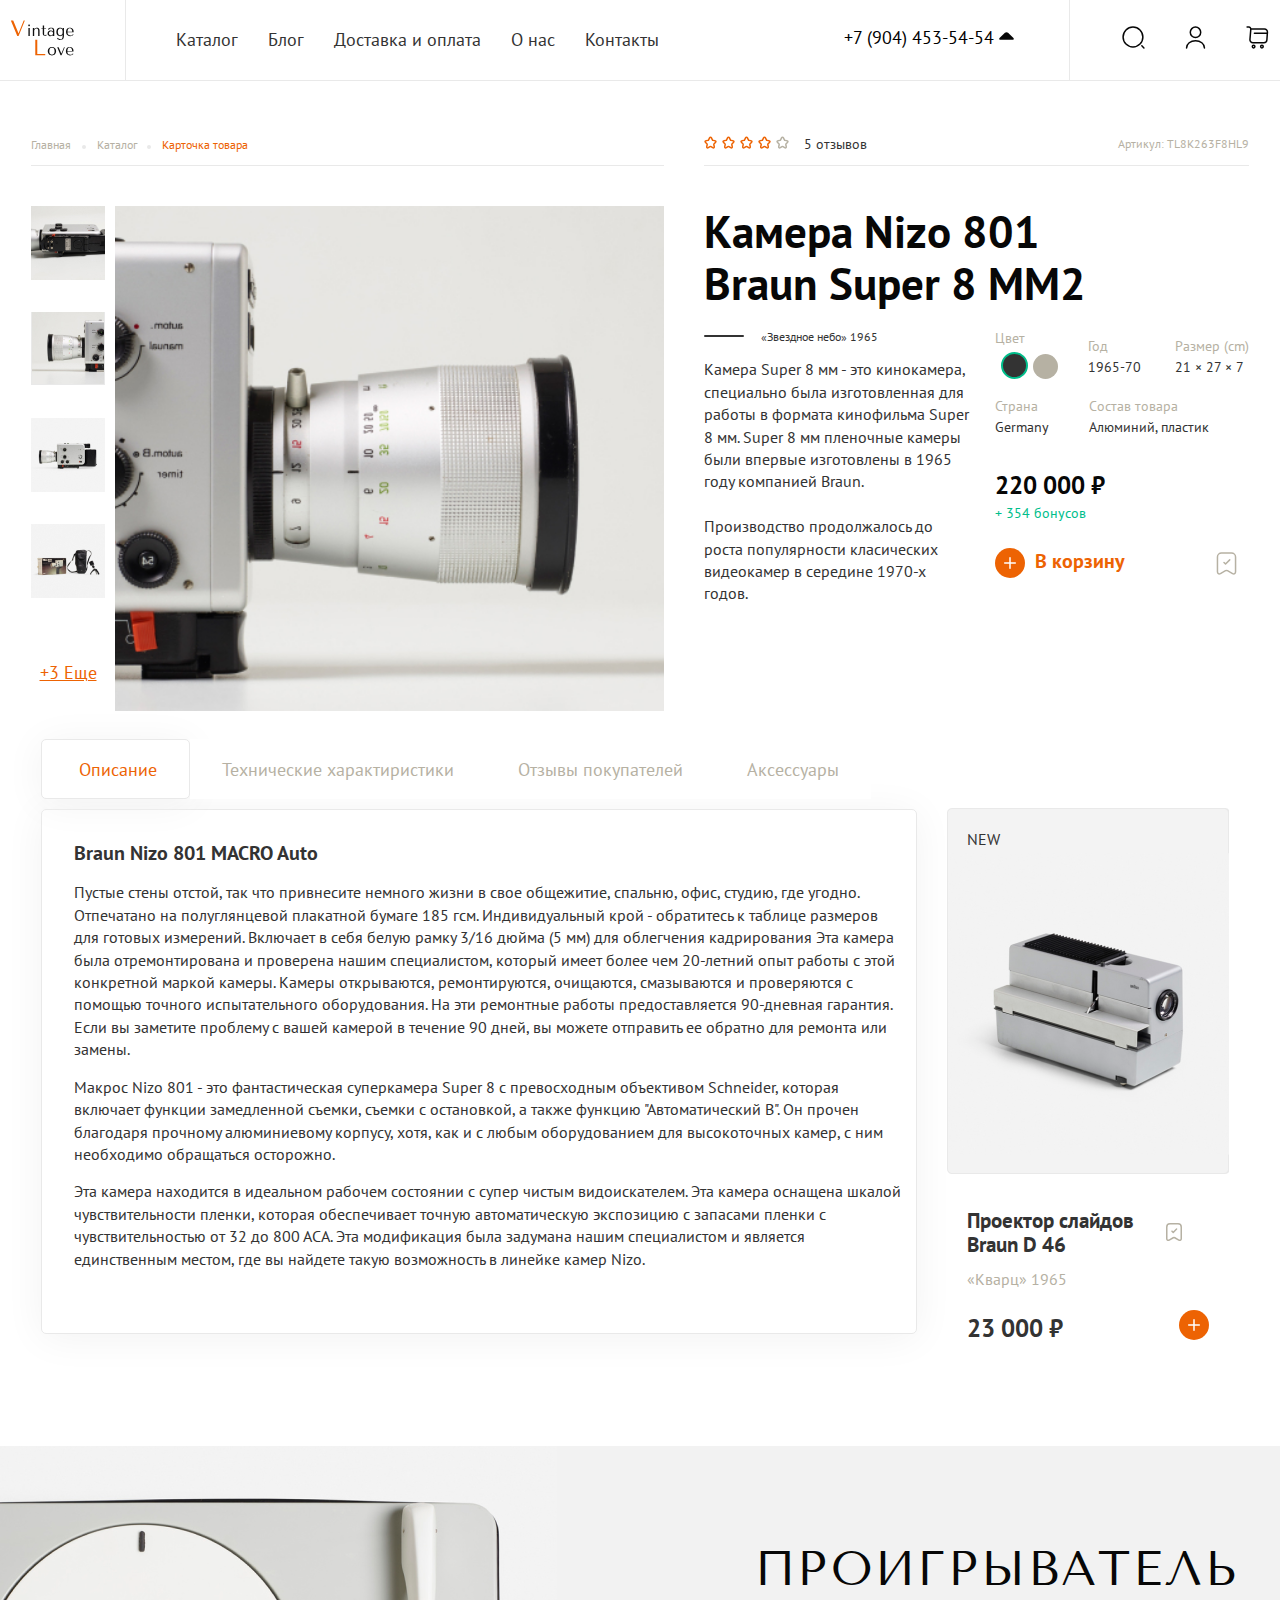
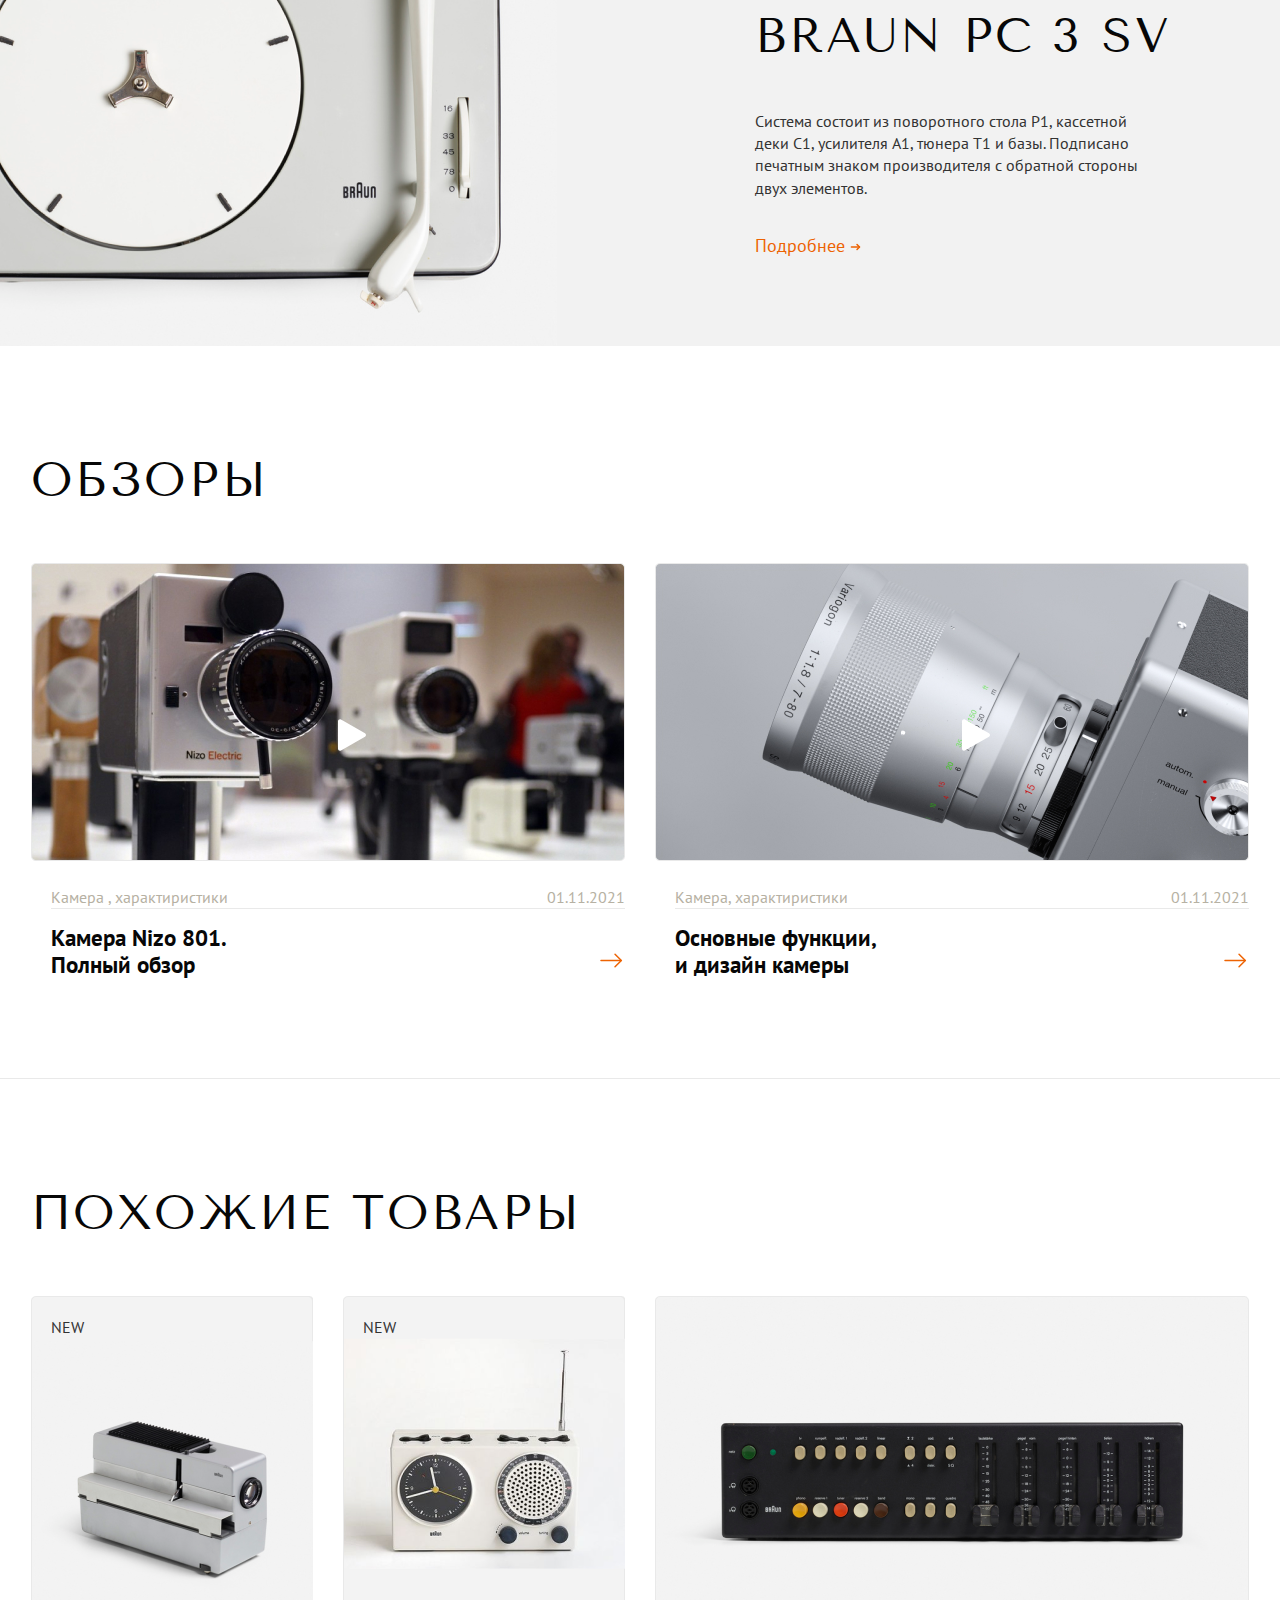
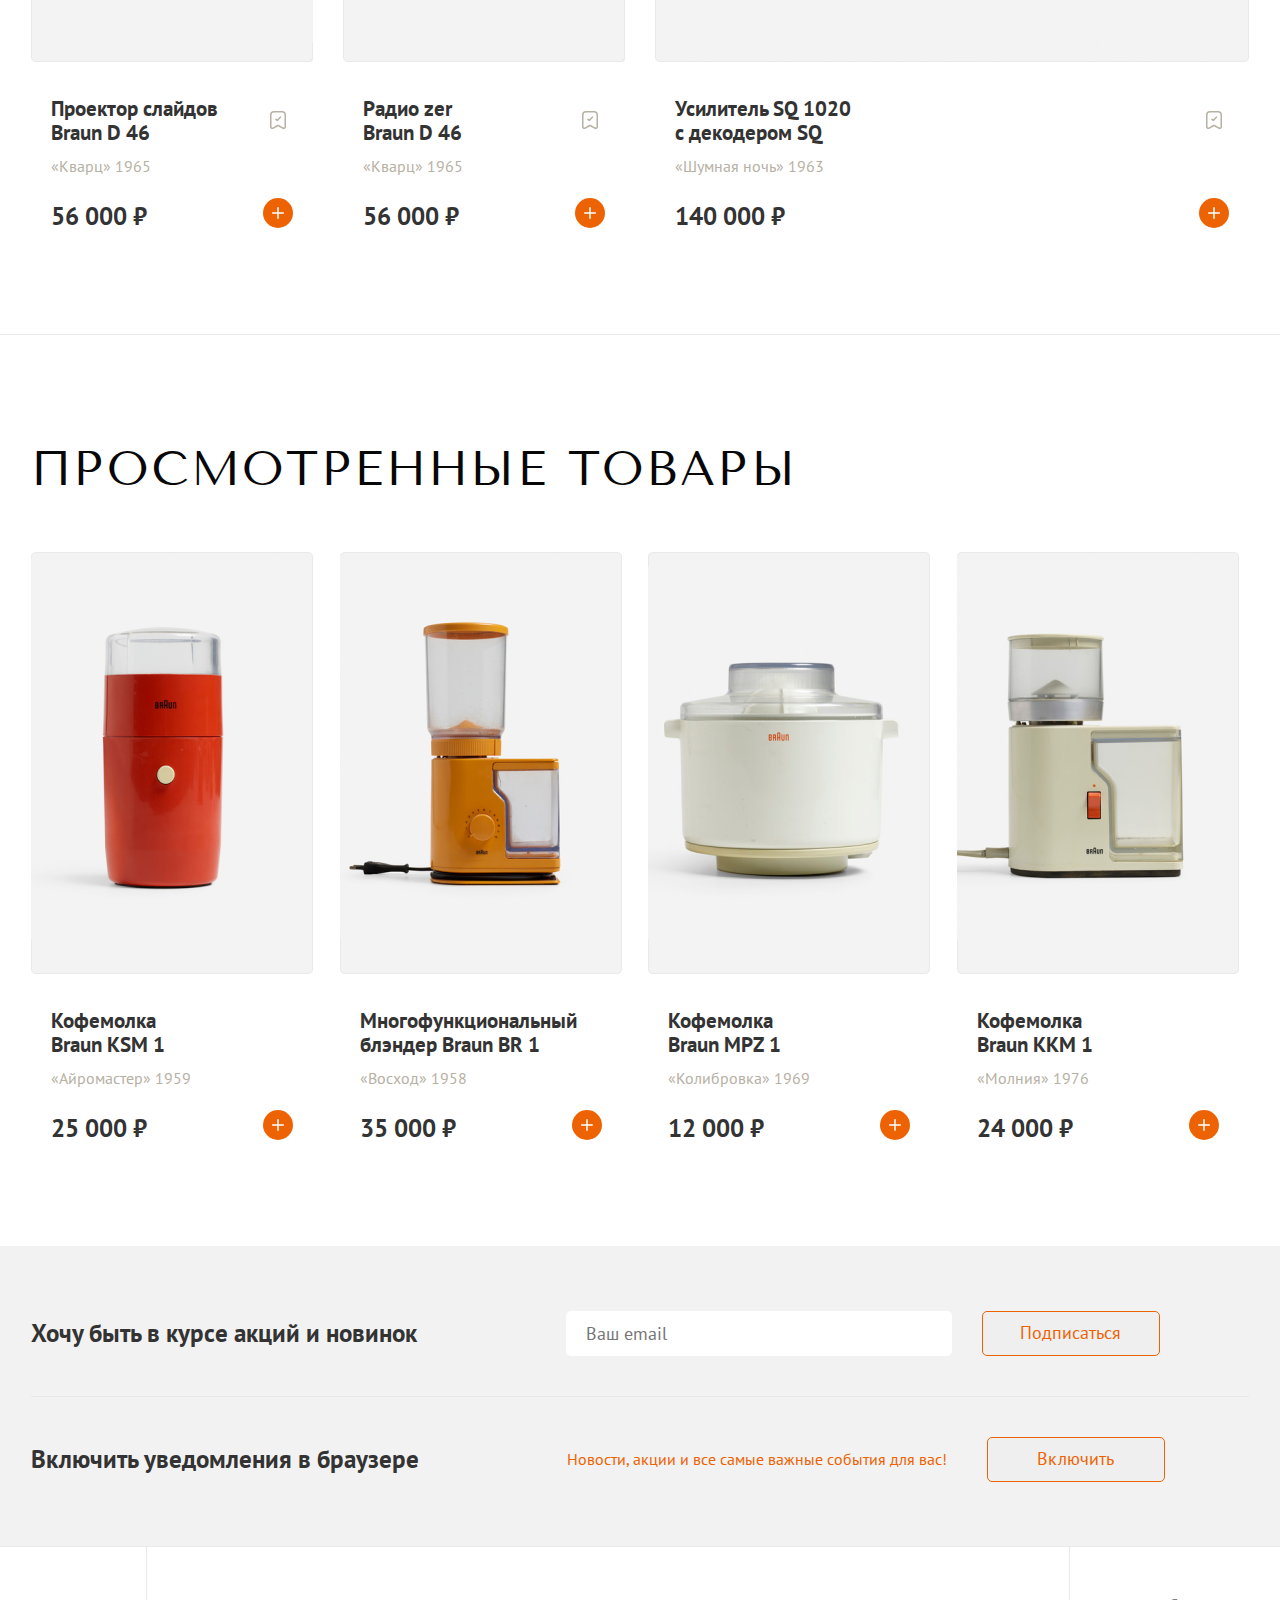
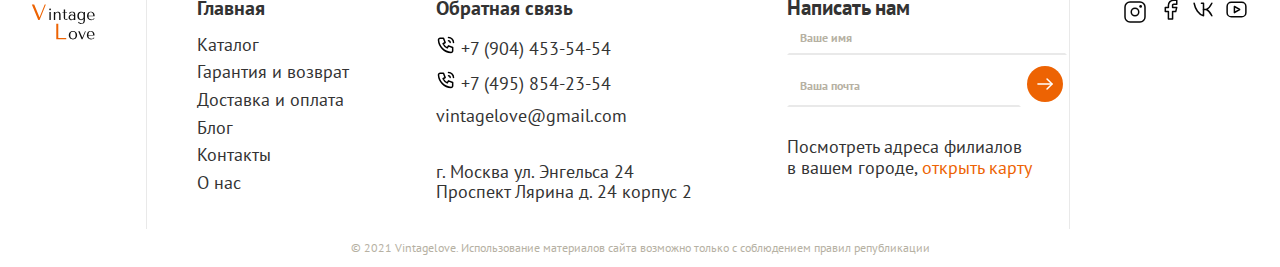
<file: card-camera.html>
<!DOCTYPE html>
<html lang="ru">
<head>
  <meta charset="UTF-8">
  <meta name="viewport" content="width=device-width, initial-scale=1.0">
  <title>Vintage Love</title>

  <!-- ============== подключаем шрифты ============== -->

  <link rel="preconnect" href="https://fonts.googleapis.com">
  <link rel="preconnect" href="https://fonts.gstatic.com" crossorigin>
  <link href="https://fonts.googleapis.com/css2?family=PT+Sans:ital,wght@0,400;0,700;1,400;1,700&display=swap" rel="stylesheet">
  <link href="https://fonts.googleapis.com/css2?family=Tenor+Sans&display=swap" rel="stylesheet">

  
    <!-- ============== фавиконка====================== -->
  
    <link rel="apple-touch-icon" sizes="180x180" href="images/favicon/apple-touch-icon.png">
    <link rel="icon" type="image/png" sizes="32x32" href="images/favicon/favicon-32x32.png">
    <link rel="icon" type="image/png" sizes="16x16" href="images/favicon/favicon-16x16.png">
    <link rel="manifest" href="/site.webmanifest">
  
  <!-- ============== подключаем стили ============== -->

  <link rel="stylesheet" href="styles/normalize.css">
  <link rel="stylesheet" href="styles/hamburgers.css">
  <link rel="stylesheet" href="styles/modal.css">
  <link rel="stylesheet" href="styles/stylecard.css">
  <link rel="stylesheet" href="styles/style.css">
</head>
<body class="page">
  <!-- ============== шапка ============== -->

  <header class="page-header page-border">
    <div class="page-header--height flex-sb-aicenter">
      <div class="page-header__mainmenu flex-sb-aicenter">

        <!-- ============== логотип ============== -->

        <div  class="page-header__logo">
          <a href="index.html"><svg width="65" height="50" viewBox="0 0 141 109" fill="none" xmlns="http://www.w3.org/2000/svg">
            <path d="M1.44 16.4L15.504 50H18.384L32.016 16.4H29.52L18.336 44.048H18.144L6.624 16.4H1.44Z" fill="#ED6303"/>
            <path d="M39.7888 32.5V50H42.7638V32.5H39.7888ZM39.3688 26.97C39.3688 27.4833 39.5554 27.9267 39.9288 28.3C40.3021 28.6733 40.7454 28.86 41.2588 28.86C41.7721 28.86 42.2154 28.6733 42.5888 28.3C42.9621 27.9267 43.1488 27.4833 43.1488 26.97C43.1488 26.4567 42.9621 26.0133 42.5888 25.64C42.2154 25.2667 41.7721 25.08 41.2588 25.08C40.7454 25.08 40.3021 25.2667 39.9288 25.64C39.5554 26.0133 39.3688 26.4567 39.3688 26.97ZM64.0654 50V38.66C64.0654 38.24 64.0304 37.6683 63.9604 36.945C63.8904 36.1983 63.657 35.475 63.2604 34.775C62.887 34.0517 62.2804 33.4333 61.4404 32.92C60.6004 32.3833 59.4104 32.115 57.8704 32.115C57.1937 32.0917 56.4354 32.2317 55.5954 32.535C54.7554 32.815 53.927 33.3633 53.1104 34.18L52.5504 34.74H52.4104V32.5H49.4354V50H52.4104V39.185C52.4104 38.275 52.5387 37.4933 52.7954 36.84C53.052 36.1867 53.402 35.6383 53.8454 35.195C54.2887 34.7517 54.7904 34.425 55.3504 34.215C55.9337 34.005 56.5287 33.9 57.1354 33.9C58.1154 33.9 58.8737 34.0983 59.4104 34.495C59.947 34.8683 60.332 35.3117 60.5654 35.825C60.822 36.3383 60.9737 36.8517 61.0204 37.365C61.067 37.8783 61.0904 38.2517 61.0904 38.485V50H64.0654ZM68.0223 33.9V32.5H71.0673V27.11H74.0423V32.5H78.2773V33.9H74.0423V45.52C74.0423 45.8 74.0539 46.1267 74.0773 46.5C74.1006 46.85 74.1706 47.1883 74.2873 47.515C74.4039 47.8183 74.5789 48.075 74.8123 48.285C75.0689 48.495 75.4189 48.6 75.8623 48.6C76.4223 48.6 76.8889 48.39 77.2623 47.97C77.6356 47.55 77.9389 47.095 78.1723 46.605L79.8173 48.285C78.6739 49.4283 77.3789 50 75.9323 50C75.3256 50 74.7306 49.895 74.1473 49.685C73.5639 49.475 73.0389 49.16 72.5723 48.74C72.1289 48.2967 71.7673 47.7367 71.4873 47.06C71.2073 46.3833 71.0673 45.59 71.0673 44.68V33.9H68.0223ZM89.3373 32.115C91.0406 32.115 92.3589 32.36 93.2923 32.85C94.2256 33.3167 94.9023 33.935 95.3223 34.705C95.7656 35.475 96.0223 36.3617 96.0923 37.365C96.1623 38.3683 96.1973 39.395 96.1973 40.445V50H93.3623V48.285C92.6856 48.9383 91.8223 49.4633 90.7723 49.86C89.7223 50.2333 88.6723 50.42 87.6223 50.42C86.6189 50.42 85.7323 50.245 84.9623 49.895C84.1923 49.545 83.5506 49.09 83.0373 48.53C82.5239 47.97 82.1389 47.34 81.8823 46.64C81.6256 45.94 81.4973 45.2283 81.4973 44.505C81.4973 43.7583 81.6373 43.0117 81.9173 42.265C82.1973 41.5183 82.6173 40.8533 83.1773 40.27C83.7373 39.6633 84.4256 39.1733 85.2423 38.8C86.0589 38.4267 86.9923 38.24 88.0423 38.24C89.0923 38.24 90.0839 38.45 91.0173 38.87C91.9739 39.2667 92.7556 39.8383 93.3623 40.585V39.08C93.3623 37.1667 93.0706 35.7433 92.4873 34.81C91.9273 33.8767 90.8889 33.41 89.3723 33.41C88.7189 33.41 88.1473 33.4917 87.6573 33.655C87.1673 33.8183 86.7239 34.0517 86.3273 34.355C85.9539 34.635 85.6039 34.9967 85.2773 35.44C84.9506 35.86 84.6239 36.3383 84.2973 36.875L82.4773 35.055C82.8039 34.705 83.1423 34.355 83.4923 34.005C83.8656 33.655 84.3089 33.34 84.8223 33.06C85.3589 32.78 85.9889 32.5583 86.7123 32.395C87.4356 32.2083 88.3106 32.115 89.3373 32.115ZM93.3623 43.07C93.2456 42.79 93.0706 42.4633 92.8373 42.09C92.6273 41.7167 92.3473 41.355 91.9973 41.005C91.6473 40.655 91.2273 40.3633 90.7373 40.13C90.2473 39.8733 89.6639 39.745 88.9873 39.745C88.3106 39.745 87.6923 39.885 87.1323 40.165C86.5723 40.4217 86.0939 40.7717 85.6973 41.215C85.3239 41.635 85.0323 42.1367 84.8223 42.72C84.6123 43.3033 84.5073 43.91 84.5073 44.54C84.5073 45.2867 84.6356 45.94 84.8923 46.5C85.1723 47.0367 85.5223 47.5033 85.9423 47.9C86.3623 48.2733 86.8289 48.5533 87.3423 48.74C87.8556 48.9267 88.3456 49.02 88.8123 49.02C89.2556 49.02 89.6989 48.9383 90.1423 48.775C90.6089 48.6117 91.0406 48.39 91.4373 48.11C91.8573 47.8067 92.2306 47.4567 92.5573 47.06C92.8839 46.6633 93.1523 46.2317 93.3623 45.765V43.07ZM114.294 51.47C114.294 52.5433 114.165 53.4533 113.909 54.2C113.652 54.9467 113.29 55.5533 112.824 56.02C112.38 56.4867 111.844 56.825 111.214 57.035C110.607 57.245 109.954 57.35 109.254 57.35C108.017 57.35 107.014 57.035 106.244 56.405C105.497 55.775 104.809 54.935 104.179 53.885L102.254 55.635C102.417 55.845 102.674 56.1133 103.024 56.44C103.374 56.79 103.817 57.1283 104.354 57.455C104.89 57.805 105.532 58.0967 106.279 58.33C107.025 58.5867 107.877 58.715 108.834 58.715C110.607 58.715 112.042 58.4583 113.139 57.945C114.235 57.455 115.087 56.79 115.694 55.95C116.3 55.11 116.709 54.1417 116.919 53.045C117.152 51.9717 117.269 50.8517 117.269 49.685V32.5H114.294V35.23H114.154C113.874 34.25 113.267 33.4917 112.334 32.955C111.424 32.395 110.222 32.115 108.729 32.115C107.539 32.115 106.454 32.3367 105.474 32.78C104.494 33.2 103.654 33.8067 102.954 34.6C102.254 35.3933 101.705 36.35 101.309 37.47C100.935 38.59 100.749 39.8383 100.749 41.215C100.749 42.615 100.935 43.8867 101.309 45.03C101.705 46.15 102.254 47.1183 102.954 47.935C103.654 48.7283 104.482 49.3467 105.439 49.79C106.419 50.21 107.504 50.42 108.694 50.42C110 50.42 111.132 50.1633 112.089 49.65C113.069 49.1367 113.757 48.32 114.154 47.2H114.294V51.47ZM114.294 42.545C114.294 43.525 114.154 44.3883 113.874 45.135C113.617 45.8817 113.267 46.5117 112.824 47.025C112.38 47.5383 111.867 47.935 111.284 48.215C110.7 48.4717 110.094 48.6 109.464 48.6C108.904 48.6 108.297 48.5067 107.644 48.32C107.014 48.11 106.419 47.7367 105.859 47.2C105.322 46.6633 104.867 45.905 104.494 44.925C104.144 43.945 103.969 42.685 103.969 41.145C103.969 39.5117 104.19 38.2167 104.634 37.26C105.077 36.28 105.59 35.5333 106.174 35.02C106.78 34.5067 107.387 34.18 107.994 34.04C108.624 33.8767 109.114 33.795 109.464 33.795C110.234 33.795 110.922 33.97 111.529 34.32C112.135 34.6467 112.637 35.1017 113.034 35.685C113.454 36.245 113.769 36.8983 113.979 37.645C114.189 38.3917 114.294 39.1617 114.294 39.955V42.545ZM138.393 42.02V41.285C138.393 39.7217 138.172 38.3683 137.728 37.225C137.285 36.0817 136.678 35.1367 135.908 34.39C135.162 33.6433 134.287 33.0833 133.283 32.71C132.28 32.3367 131.218 32.15 130.098 32.15C128.908 32.15 127.812 32.36 126.808 32.78C125.805 33.1767 124.93 33.7717 124.183 34.565C123.437 35.335 122.853 36.28 122.433 37.4C122.013 38.4967 121.803 39.745 121.803 41.145C121.803 42.3117 121.978 43.455 122.328 44.575C122.702 45.6717 123.25 46.6633 123.973 47.55C124.72 48.4133 125.653 49.1133 126.773 49.65C127.917 50.1633 129.258 50.42 130.798 50.42C132.292 50.42 133.668 50.1633 134.928 49.65C136.188 49.1133 137.285 48.355 138.218 47.375L137.098 46.255C136.608 46.675 136.142 47.06 135.698 47.41C135.278 47.76 134.847 48.0517 134.403 48.285C133.96 48.5183 133.493 48.705 133.003 48.845C132.537 48.9617 132.012 49.02 131.428 49.02C130.775 49.02 130.075 48.9267 129.328 48.74C128.605 48.53 127.928 48.1683 127.298 47.655C126.668 47.1417 126.143 46.43 125.723 45.52C125.303 44.61 125.093 43.4433 125.093 42.02H138.393ZM125.093 40.62C125.093 39.6867 125.187 38.7883 125.373 37.925C125.583 37.0383 125.887 36.2567 126.283 35.58C126.703 34.9033 127.228 34.3667 127.858 33.97C128.488 33.55 129.235 33.34 130.098 33.34C131.755 33.34 133.038 33.9933 133.948 35.3C134.882 36.5833 135.348 38.3567 135.348 40.62H125.093Z" fill="#111111"/>
            <path d="M54.76 92V58.4H59.128V89.36H76.456V92H54.76Z" fill="#ED6303"/>
            <path d="M100.155 83.285C100.155 84.4983 99.945 85.665 99.525 86.785C99.105 87.8817 98.4983 88.85 97.705 89.69C96.935 90.53 95.99 91.195 94.87 91.685C93.7733 92.175 92.5367 92.42 91.16 92.42C89.76 92.42 88.4883 92.175 87.345 91.685C86.225 91.1717 85.2683 90.495 84.475 89.655C83.705 88.815 83.0983 87.8467 82.655 86.75C82.235 85.63 82.025 84.475 82.025 83.285C82.025 82.0717 82.235 80.9167 82.655 79.82C83.0983 78.7 83.705 77.72 84.475 76.88C85.2683 76.04 86.225 75.375 87.345 74.885C88.4883 74.3717 89.76 74.115 91.16 74.115C92.5367 74.115 93.7733 74.3717 94.87 74.885C95.99 75.375 96.935 76.04 97.705 76.88C98.4983 77.72 99.105 78.7 99.525 79.82C99.945 80.9167 100.155 82.0717 100.155 83.285ZM96.83 83.285C96.83 81.6517 96.655 80.3333 96.305 79.33C95.955 78.3033 95.5 77.51 94.94 76.95C94.38 76.39 93.7617 76.0167 93.085 75.83C92.4083 75.62 91.755 75.515 91.125 75.515C90.495 75.515 89.8417 75.62 89.165 75.83C88.4883 76.0167 87.8583 76.39 87.275 76.95C86.715 77.51 86.2483 78.3033 85.875 79.33C85.525 80.3333 85.35 81.6517 85.35 83.285C85.35 84.895 85.525 86.2133 85.875 87.24C86.2483 88.2433 86.715 89.025 87.275 89.585C87.8583 90.145 88.4883 90.53 89.165 90.74C89.8417 90.9267 90.495 91.02 91.125 91.02C91.755 91.02 92.4083 90.9267 93.085 90.74C93.7617 90.53 94.38 90.145 94.94 89.585C95.5 89.025 95.955 88.2433 96.305 87.24C96.655 86.2133 96.83 84.895 96.83 83.285ZM102.611 74.5L109.891 92H111.991L119.061 74.5H117.416L111.746 88.535H111.536L105.691 74.5H102.611ZM138.093 84.02V83.285C138.093 81.7217 137.871 80.3683 137.428 79.225C136.984 78.0817 136.378 77.1367 135.608 76.39C134.861 75.6433 133.986 75.0833 132.983 74.71C131.979 74.3367 130.918 74.15 129.798 74.15C128.608 74.15 127.511 74.36 126.508 74.78C125.504 75.1767 124.629 75.7717 123.883 76.565C123.136 77.335 122.553 78.28 122.133 79.4C121.713 80.4967 121.503 81.745 121.503 83.145C121.503 84.3117 121.678 85.455 122.028 86.575C122.401 87.6717 122.949 88.6633 123.673 89.55C124.419 90.4133 125.353 91.1133 126.473 91.65C127.616 92.1633 128.958 92.42 130.498 92.42C131.991 92.42 133.368 92.1633 134.628 91.65C135.888 91.1133 136.984 90.355 137.918 89.375L136.798 88.255C136.308 88.675 135.841 89.06 135.398 89.41C134.978 89.76 134.546 90.0517 134.103 90.285C133.659 90.5183 133.193 90.705 132.703 90.845C132.236 90.9617 131.711 91.02 131.128 91.02C130.474 91.02 129.774 90.9267 129.028 90.74C128.304 90.53 127.628 90.1683 126.998 89.655C126.368 89.1417 125.843 88.43 125.423 87.52C125.003 86.61 124.793 85.4433 124.793 84.02H138.093ZM124.793 82.62C124.793 81.6867 124.886 80.7883 125.073 79.925C125.283 79.0383 125.586 78.2567 125.983 77.58C126.403 76.9033 126.928 76.3667 127.558 75.97C128.188 75.55 128.934 75.34 129.798 75.34C131.454 75.34 132.738 75.9933 133.648 77.3C134.581 78.5833 135.048 80.3567 135.048 82.62H124.793Z" fill="#111111"/>
            </svg></a>
        </div>
          <!-- меню -->
          <button class="hamburger hamburger--elastic" type="button">
            <span class="hamburger-box">
              <span class="hamburger-inner"></span>
            </span>
          </button>

        <nav class="page-header__nav">
          <ul class="mainmenu">
            <li class="mainmenu__item"><a href="catalog.html">Каталог</a></li>
            <li class="mainmenu__item"><a href="404.html">Блог</a></li>
            <li class="mainmenu__item"><a href="delivery-payment.html">Доставка и оплата</a></li>
            <li class="mainmenu__item"><a href="404.html">О нас</a></li>
            <li class="mainmenu__item"><a href="404.html">Контакты</a></li>
          </ul>
        </nav>
      </div>

        <div  class="page-header__logo-two">
          <a href="index.html"><svg width="65" height="50" viewBox="0 0 141 109" fill="none" xmlns="http://www.w3.org/2000/svg">
            <path d="M1.44 16.4L15.504 50H18.384L32.016 16.4H29.52L18.336 44.048H18.144L6.624 16.4H1.44Z" fill="#ED6303"/>
            <path d="M39.7888 32.5V50H42.7638V32.5H39.7888ZM39.3688 26.97C39.3688 27.4833 39.5554 27.9267 39.9288 28.3C40.3021 28.6733 40.7454 28.86 41.2588 28.86C41.7721 28.86 42.2154 28.6733 42.5888 28.3C42.9621 27.9267 43.1488 27.4833 43.1488 26.97C43.1488 26.4567 42.9621 26.0133 42.5888 25.64C42.2154 25.2667 41.7721 25.08 41.2588 25.08C40.7454 25.08 40.3021 25.2667 39.9288 25.64C39.5554 26.0133 39.3688 26.4567 39.3688 26.97ZM64.0654 50V38.66C64.0654 38.24 64.0304 37.6683 63.9604 36.945C63.8904 36.1983 63.657 35.475 63.2604 34.775C62.887 34.0517 62.2804 33.4333 61.4404 32.92C60.6004 32.3833 59.4104 32.115 57.8704 32.115C57.1937 32.0917 56.4354 32.2317 55.5954 32.535C54.7554 32.815 53.927 33.3633 53.1104 34.18L52.5504 34.74H52.4104V32.5H49.4354V50H52.4104V39.185C52.4104 38.275 52.5387 37.4933 52.7954 36.84C53.052 36.1867 53.402 35.6383 53.8454 35.195C54.2887 34.7517 54.7904 34.425 55.3504 34.215C55.9337 34.005 56.5287 33.9 57.1354 33.9C58.1154 33.9 58.8737 34.0983 59.4104 34.495C59.947 34.8683 60.332 35.3117 60.5654 35.825C60.822 36.3383 60.9737 36.8517 61.0204 37.365C61.067 37.8783 61.0904 38.2517 61.0904 38.485V50H64.0654ZM68.0223 33.9V32.5H71.0673V27.11H74.0423V32.5H78.2773V33.9H74.0423V45.52C74.0423 45.8 74.0539 46.1267 74.0773 46.5C74.1006 46.85 74.1706 47.1883 74.2873 47.515C74.4039 47.8183 74.5789 48.075 74.8123 48.285C75.0689 48.495 75.4189 48.6 75.8623 48.6C76.4223 48.6 76.8889 48.39 77.2623 47.97C77.6356 47.55 77.9389 47.095 78.1723 46.605L79.8173 48.285C78.6739 49.4283 77.3789 50 75.9323 50C75.3256 50 74.7306 49.895 74.1473 49.685C73.5639 49.475 73.0389 49.16 72.5723 48.74C72.1289 48.2967 71.7673 47.7367 71.4873 47.06C71.2073 46.3833 71.0673 45.59 71.0673 44.68V33.9H68.0223ZM89.3373 32.115C91.0406 32.115 92.3589 32.36 93.2923 32.85C94.2256 33.3167 94.9023 33.935 95.3223 34.705C95.7656 35.475 96.0223 36.3617 96.0923 37.365C96.1623 38.3683 96.1973 39.395 96.1973 40.445V50H93.3623V48.285C92.6856 48.9383 91.8223 49.4633 90.7723 49.86C89.7223 50.2333 88.6723 50.42 87.6223 50.42C86.6189 50.42 85.7323 50.245 84.9623 49.895C84.1923 49.545 83.5506 49.09 83.0373 48.53C82.5239 47.97 82.1389 47.34 81.8823 46.64C81.6256 45.94 81.4973 45.2283 81.4973 44.505C81.4973 43.7583 81.6373 43.0117 81.9173 42.265C82.1973 41.5183 82.6173 40.8533 83.1773 40.27C83.7373 39.6633 84.4256 39.1733 85.2423 38.8C86.0589 38.4267 86.9923 38.24 88.0423 38.24C89.0923 38.24 90.0839 38.45 91.0173 38.87C91.9739 39.2667 92.7556 39.8383 93.3623 40.585V39.08C93.3623 37.1667 93.0706 35.7433 92.4873 34.81C91.9273 33.8767 90.8889 33.41 89.3723 33.41C88.7189 33.41 88.1473 33.4917 87.6573 33.655C87.1673 33.8183 86.7239 34.0517 86.3273 34.355C85.9539 34.635 85.6039 34.9967 85.2773 35.44C84.9506 35.86 84.6239 36.3383 84.2973 36.875L82.4773 35.055C82.8039 34.705 83.1423 34.355 83.4923 34.005C83.8656 33.655 84.3089 33.34 84.8223 33.06C85.3589 32.78 85.9889 32.5583 86.7123 32.395C87.4356 32.2083 88.3106 32.115 89.3373 32.115ZM93.3623 43.07C93.2456 42.79 93.0706 42.4633 92.8373 42.09C92.6273 41.7167 92.3473 41.355 91.9973 41.005C91.6473 40.655 91.2273 40.3633 90.7373 40.13C90.2473 39.8733 89.6639 39.745 88.9873 39.745C88.3106 39.745 87.6923 39.885 87.1323 40.165C86.5723 40.4217 86.0939 40.7717 85.6973 41.215C85.3239 41.635 85.0323 42.1367 84.8223 42.72C84.6123 43.3033 84.5073 43.91 84.5073 44.54C84.5073 45.2867 84.6356 45.94 84.8923 46.5C85.1723 47.0367 85.5223 47.5033 85.9423 47.9C86.3623 48.2733 86.8289 48.5533 87.3423 48.74C87.8556 48.9267 88.3456 49.02 88.8123 49.02C89.2556 49.02 89.6989 48.9383 90.1423 48.775C90.6089 48.6117 91.0406 48.39 91.4373 48.11C91.8573 47.8067 92.2306 47.4567 92.5573 47.06C92.8839 46.6633 93.1523 46.2317 93.3623 45.765V43.07ZM114.294 51.47C114.294 52.5433 114.165 53.4533 113.909 54.2C113.652 54.9467 113.29 55.5533 112.824 56.02C112.38 56.4867 111.844 56.825 111.214 57.035C110.607 57.245 109.954 57.35 109.254 57.35C108.017 57.35 107.014 57.035 106.244 56.405C105.497 55.775 104.809 54.935 104.179 53.885L102.254 55.635C102.417 55.845 102.674 56.1133 103.024 56.44C103.374 56.79 103.817 57.1283 104.354 57.455C104.89 57.805 105.532 58.0967 106.279 58.33C107.025 58.5867 107.877 58.715 108.834 58.715C110.607 58.715 112.042 58.4583 113.139 57.945C114.235 57.455 115.087 56.79 115.694 55.95C116.3 55.11 116.709 54.1417 116.919 53.045C117.152 51.9717 117.269 50.8517 117.269 49.685V32.5H114.294V35.23H114.154C113.874 34.25 113.267 33.4917 112.334 32.955C111.424 32.395 110.222 32.115 108.729 32.115C107.539 32.115 106.454 32.3367 105.474 32.78C104.494 33.2 103.654 33.8067 102.954 34.6C102.254 35.3933 101.705 36.35 101.309 37.47C100.935 38.59 100.749 39.8383 100.749 41.215C100.749 42.615 100.935 43.8867 101.309 45.03C101.705 46.15 102.254 47.1183 102.954 47.935C103.654 48.7283 104.482 49.3467 105.439 49.79C106.419 50.21 107.504 50.42 108.694 50.42C110 50.42 111.132 50.1633 112.089 49.65C113.069 49.1367 113.757 48.32 114.154 47.2H114.294V51.47ZM114.294 42.545C114.294 43.525 114.154 44.3883 113.874 45.135C113.617 45.8817 113.267 46.5117 112.824 47.025C112.38 47.5383 111.867 47.935 111.284 48.215C110.7 48.4717 110.094 48.6 109.464 48.6C108.904 48.6 108.297 48.5067 107.644 48.32C107.014 48.11 106.419 47.7367 105.859 47.2C105.322 46.6633 104.867 45.905 104.494 44.925C104.144 43.945 103.969 42.685 103.969 41.145C103.969 39.5117 104.19 38.2167 104.634 37.26C105.077 36.28 105.59 35.5333 106.174 35.02C106.78 34.5067 107.387 34.18 107.994 34.04C108.624 33.8767 109.114 33.795 109.464 33.795C110.234 33.795 110.922 33.97 111.529 34.32C112.135 34.6467 112.637 35.1017 113.034 35.685C113.454 36.245 113.769 36.8983 113.979 37.645C114.189 38.3917 114.294 39.1617 114.294 39.955V42.545ZM138.393 42.02V41.285C138.393 39.7217 138.172 38.3683 137.728 37.225C137.285 36.0817 136.678 35.1367 135.908 34.39C135.162 33.6433 134.287 33.0833 133.283 32.71C132.28 32.3367 131.218 32.15 130.098 32.15C128.908 32.15 127.812 32.36 126.808 32.78C125.805 33.1767 124.93 33.7717 124.183 34.565C123.437 35.335 122.853 36.28 122.433 37.4C122.013 38.4967 121.803 39.745 121.803 41.145C121.803 42.3117 121.978 43.455 122.328 44.575C122.702 45.6717 123.25 46.6633 123.973 47.55C124.72 48.4133 125.653 49.1133 126.773 49.65C127.917 50.1633 129.258 50.42 130.798 50.42C132.292 50.42 133.668 50.1633 134.928 49.65C136.188 49.1133 137.285 48.355 138.218 47.375L137.098 46.255C136.608 46.675 136.142 47.06 135.698 47.41C135.278 47.76 134.847 48.0517 134.403 48.285C133.96 48.5183 133.493 48.705 133.003 48.845C132.537 48.9617 132.012 49.02 131.428 49.02C130.775 49.02 130.075 48.9267 129.328 48.74C128.605 48.53 127.928 48.1683 127.298 47.655C126.668 47.1417 126.143 46.43 125.723 45.52C125.303 44.61 125.093 43.4433 125.093 42.02H138.393ZM125.093 40.62C125.093 39.6867 125.187 38.7883 125.373 37.925C125.583 37.0383 125.887 36.2567 126.283 35.58C126.703 34.9033 127.228 34.3667 127.858 33.97C128.488 33.55 129.235 33.34 130.098 33.34C131.755 33.34 133.038 33.9933 133.948 35.3C134.882 36.5833 135.348 38.3567 135.348 40.62H125.093Z" fill="#111111"/>
            <path d="M54.76 92V58.4H59.128V89.36H76.456V92H54.76Z" fill="#ED6303"/>
            <path d="M100.155 83.285C100.155 84.4983 99.945 85.665 99.525 86.785C99.105 87.8817 98.4983 88.85 97.705 89.69C96.935 90.53 95.99 91.195 94.87 91.685C93.7733 92.175 92.5367 92.42 91.16 92.42C89.76 92.42 88.4883 92.175 87.345 91.685C86.225 91.1717 85.2683 90.495 84.475 89.655C83.705 88.815 83.0983 87.8467 82.655 86.75C82.235 85.63 82.025 84.475 82.025 83.285C82.025 82.0717 82.235 80.9167 82.655 79.82C83.0983 78.7 83.705 77.72 84.475 76.88C85.2683 76.04 86.225 75.375 87.345 74.885C88.4883 74.3717 89.76 74.115 91.16 74.115C92.5367 74.115 93.7733 74.3717 94.87 74.885C95.99 75.375 96.935 76.04 97.705 76.88C98.4983 77.72 99.105 78.7 99.525 79.82C99.945 80.9167 100.155 82.0717 100.155 83.285ZM96.83 83.285C96.83 81.6517 96.655 80.3333 96.305 79.33C95.955 78.3033 95.5 77.51 94.94 76.95C94.38 76.39 93.7617 76.0167 93.085 75.83C92.4083 75.62 91.755 75.515 91.125 75.515C90.495 75.515 89.8417 75.62 89.165 75.83C88.4883 76.0167 87.8583 76.39 87.275 76.95C86.715 77.51 86.2483 78.3033 85.875 79.33C85.525 80.3333 85.35 81.6517 85.35 83.285C85.35 84.895 85.525 86.2133 85.875 87.24C86.2483 88.2433 86.715 89.025 87.275 89.585C87.8583 90.145 88.4883 90.53 89.165 90.74C89.8417 90.9267 90.495 91.02 91.125 91.02C91.755 91.02 92.4083 90.9267 93.085 90.74C93.7617 90.53 94.38 90.145 94.94 89.585C95.5 89.025 95.955 88.2433 96.305 87.24C96.655 86.2133 96.83 84.895 96.83 83.285ZM102.611 74.5L109.891 92H111.991L119.061 74.5H117.416L111.746 88.535H111.536L105.691 74.5H102.611ZM138.093 84.02V83.285C138.093 81.7217 137.871 80.3683 137.428 79.225C136.984 78.0817 136.378 77.1367 135.608 76.39C134.861 75.6433 133.986 75.0833 132.983 74.71C131.979 74.3367 130.918 74.15 129.798 74.15C128.608 74.15 127.511 74.36 126.508 74.78C125.504 75.1767 124.629 75.7717 123.883 76.565C123.136 77.335 122.553 78.28 122.133 79.4C121.713 80.4967 121.503 81.745 121.503 83.145C121.503 84.3117 121.678 85.455 122.028 86.575C122.401 87.6717 122.949 88.6633 123.673 89.55C124.419 90.4133 125.353 91.1133 126.473 91.65C127.616 92.1633 128.958 92.42 130.498 92.42C131.991 92.42 133.368 92.1633 134.628 91.65C135.888 91.1133 136.984 90.355 137.918 89.375L136.798 88.255C136.308 88.675 135.841 89.06 135.398 89.41C134.978 89.76 134.546 90.0517 134.103 90.285C133.659 90.5183 133.193 90.705 132.703 90.845C132.236 90.9617 131.711 91.02 131.128 91.02C130.474 91.02 129.774 90.9267 129.028 90.74C128.304 90.53 127.628 90.1683 126.998 89.655C126.368 89.1417 125.843 88.43 125.423 87.52C125.003 86.61 124.793 85.4433 124.793 84.02H138.093ZM124.793 82.62C124.793 81.6867 124.886 80.7883 125.073 79.925C125.283 79.0383 125.586 78.2567 125.983 77.58C126.403 76.9033 126.928 76.3667 127.558 75.97C128.188 75.55 128.934 75.34 129.798 75.34C131.454 75.34 132.738 75.9933 133.648 77.3C134.581 78.5833 135.048 80.3567 135.048 82.62H124.793Z" fill="#111111"/>
            </svg></a>
        </div>

      <!-- телефон, поиск корзина -->
      <div class="page-header__tools flex-sb-aicenter">
        <div class="page-header__tel">
            
<!-- ===============выпадающее меню============ -->

            <div class="telephon-dropdown">
              <button onclick="myFunction()" class="dropbtn">   <!-- кнопка  -->

                     <span class="tel-content">+7 (904) 453-54-54</span>
              
                  <span class="svg-list">
                      <svg class="svg-top rotate" width="25" height="24" viewBox="0 0 25 24" fill="none" xmlns="http://www.w3.org/2000/svg">
                          <path d="M5.54163 10.02L8.88538 13.23L10.927 15.2C11.7916 16.03 13.1979 16.03 14.0625 15.2L19.4583 10.02C20.1666 9.34001 19.6562 8.18001 18.6666 8.18001L12.8229 8.18001L6.3333 8.18001C5.3333 8.18001 4.8333 9.34001 5.54163 10.02Z" fill="#070707"/>
                      </svg>
                  </span>
               </button>

        <ul id="myDropdown"  class="dropdown-content show"> <!-- выпадающее меню  -->
            <li>
              <svg class="svg-qiwi" width="215" height="42" viewBox="0 0 44 42" fill="none" xmlns="http://www.w3.org/2000/svg">
                  <path d="M13.5 -44.991C13.4993 -46.3056 13.7578 -47.6074 14.2605 -48.822C14.7633 -50.0367 15.5005 -51.1403 16.4301 -52.0699C17.3596 -52.9994 18.4633 -53.7367 19.6779 -54.2394C20.8926 -54.7422 22.1944 -55.0006 23.509 -55H33.486C34.7974 -55.0023 36.0963 -54.7447 37.3076 -54.242C38.5189 -53.7394 39.6186 -53.0017 40.5431 -52.0716C41.4676 -51.1415 42.1987 -50.0374 42.694 -48.8231C43.1894 -47.6088 43.4392 -46.3084 43.429 -44.997L42.561 86.997C42.524 92.522 38.012 97 32.496 97H23.5C17.977 97 13.5 92.515 13.5 86.991V42C13.5 39.238 11.965 35.363 10.077 33.35L1.92298 24.65C0.0329757 22.634 0.0349756 19.363 1.92298 17.35L10.077 8.65002C11.967 6.63502 13.5 2.75802 13.5 1.52588e-05V-44.99V-44.991Z" fill="white"/>
                  <path d="M42.061 86.994C42.026 92.241 37.739 96.5 32.496 96.5H23.499C18.254 96.5 14 92.241 14 86.991V42C14 39.113 12.418 35.114 10.442 33.007L2.28699 24.309C0.57799 22.486 0.57899 19.513 2.28699 17.691L10.442 8.99302C12.418 6.88502 14 2.88602 14 1.52588e-05V-44.991C13.9993 -46.2399 14.2458 -47.4767 14.7235 -48.6307C15.2011 -49.7847 15.9015 -50.8332 16.7846 -51.7163C17.6678 -52.5995 18.7163 -53.2999 19.8703 -53.7775C21.0243 -54.2551 22.2611 -54.5006 23.51 -54.5H33.486C34.7315 -54.5023 35.9651 -54.2577 37.1156 -53.7804C38.266 -53.3031 39.3104 -52.6025 40.1885 -51.7191C41.0666 -50.8357 41.7608 -49.7871 42.2312 -48.6338C42.7016 -47.4805 42.9388 -46.2455 42.929 -45" stroke="black" stroke-opacity="0.1"/>
              </svg>
           </li>
                
            <li>
                <a href="+79044535454">
                    <span> +7 (904) 453-54-54</span>
                </a>
            </li>
            <li>
                <a href="+74958542354">
                    <span> +7 (495) 854-23-54</span>
                </a>
            </li>
            <li>
                <a href="vintagelove@gmail.com">
                    <span class="span__dropdown"> vintagelove@gmail.com</span>
                </a>
            </li>
            <li class="border__dropdown"></li>
            <li>  
            <div class="icons-dropdown">
                <a href="">
                <svg class="icons-dropdown__item" width="22" height="22" viewBox="0 0 22 22" fill="none" xmlns="http://www.w3.org/2000/svg">
                    <path d="M16 1H6C3.23858 1 1 3.23858 1 6V16C1 18.7614 3.23858 21 6 21H16C18.7614 21 21 18.7614 21 16V6C21 3.23858 18.7614 1 16 1Z" stroke="#070707" stroke-width="1.5" stroke-linecap="round" stroke-linejoin="round"/>
                    <path d="M11 14.75C13.0711 14.75 14.75 13.0711 14.75 11C14.75 8.92893 13.0711 7.25 11 7.25C8.92893 7.25 7.25 8.92893 7.25 11C7.25 13.0711 8.92893 14.75 11 14.75Z" stroke="#070707" stroke-width="1.5" stroke-linecap="round" stroke-linejoin="round"/>
                    </svg>
                </a>
                <a href="">
                    <svg class="icons-dropdown__item" width="14" height="21" viewBox="0 0 14 21" fill="none" xmlns="http://www.w3.org/2000/svg">
                        <path d="M1.29175 8.41667V12.5833H4.41675V19.875H8.58342V12.5833H11.7084L12.7501 8.41667H8.58342V6.33333C8.58342 6.05707 8.69316 5.79211 8.88851 5.59676C9.08386 5.40141 9.34881 5.29167 9.62508 5.29167H12.7501V1.125H9.62508C8.24375 1.125 6.91899 1.67373 5.94223 2.65049C4.96548 3.62724 4.41675 4.952 4.41675 6.33333V8.41667H1.29175Z" stroke="#070707" stroke-width="1.5" stroke-linecap="round" stroke-linejoin="round"/>
                        </svg>
                    </a>
                    <a href="">
                        <svg class="icons-dropdown__item" width="20" height="15" viewBox="0 0 20 15" fill="none" xmlns="http://www.w3.org/2000/svg">
                            <path d="M8.41667 1.25H10.5V13.75C5.8125 12.7083 2.16667 6.97917 1.125 1.25" stroke="#070707" stroke-width="1.5" stroke-linecap="round" stroke-linejoin="round"/>
                            <path d="M18.8333 1.25C17.7917 3.33333 15.7083 6.45833 13.625 7.5H10.5" stroke="#070707" stroke-width="1.5" stroke-linecap="round" stroke-linejoin="round"/>
                            <path d="M18.8333 13.75C17.7917 11.6667 15.7083 8.54167 13.625 7.5" stroke="#070707" stroke-width="1.5" stroke-linecap="round" stroke-linejoin="round"/>
                            </svg>
                        </a>
                        <a href="">
                            <svg class="icons-dropdown__item" width="21" height="17" viewBox="0 0 21 17" fill="none" xmlns="http://www.w3.org/2000/svg">
                                <path d="M15.7083 1.2085H5.29167C2.99048 1.2085 1.125 3.07398 1.125 5.37516V11.6252C1.125 13.9264 2.99048 15.7918 5.29167 15.7918H15.7083C18.0095 15.7918 19.875 13.9264 19.875 11.6252V5.37516C19.875 3.07398 18.0095 1.2085 15.7083 1.2085Z" stroke="#070707" stroke-width="1.5" stroke-linecap="round" stroke-linejoin="round"/>
                                <path d="M8.41675 5.375L13.6251 8.5L8.41675 11.625V5.375Z" stroke="#070707" stroke-width="1.5" stroke-linecap="round" stroke-linejoin="round"/>
                                </svg>
                            </a>
                                
              </div>
            </li>
        </ul>
        </div>
      </div>
      
        <div class="page-header__border"></div>
        <div class="header-icons flex-sb-aicenter">
          <a href="#"><svg class="header-icons__item" width="25" height="25" viewBox="0 0 25 25" fill="none" xmlns="http://www.w3.org/2000/svg">
            <path d="M11.9791 21.875C17.4445 21.875 21.875 17.4445 21.875 11.9792C21.875 6.51386 17.4445 2.08334 11.9791 2.08334C6.51383 2.08334 2.08331 6.51386 2.08331 11.9792C2.08331 17.4445 6.51383 21.875 11.9791 21.875Z" stroke="#070707" stroke-width="1.5" stroke-linecap="round" stroke-linejoin="round"/>
            <path d="M22.9166 22.9167L20.8333 20.8333" stroke="#070707" stroke-width="1.5" stroke-linecap="round" stroke-linejoin="round"/>
            </svg></a>

          <a class="header-icons__ac js-open-modal" href="#" data-modal="1"><svg class="header-icons__item" width="25" height="25" viewBox="0 0 25 25" fill="none" xmlns="http://www.w3.org/2000/svg">
            <path d="M12.5 12.5C15.3765 12.5 17.7084 10.1682 17.7084 7.29168C17.7084 4.41519 15.3765 2.08334 12.5 2.08334C9.62354 2.08334 7.29169 4.41519 7.29169 7.29168C7.29169 10.1682 9.62354 12.5 12.5 12.5Z" stroke="#070707" stroke-width="1.5" stroke-linecap="round" stroke-linejoin="round"/>
            <path d="M21.4479 22.9167C21.4479 18.8854 17.4375 15.625 12.5 15.625C7.56248 15.625 3.55206 18.8854 3.55206 22.9167" stroke="#070707" stroke-width="1.5" stroke-linecap="round" stroke-linejoin="round"/>
            </svg></a>

          <a href="basket.html"><svg class="header-icons__item" width="25" height="25" viewBox="0 0 25 25" fill="none" xmlns="http://www.w3.org/2000/svg">
            <path d="M2.08331 2.08334H3.89582C5.02082 2.08334 5.90623 3.05209 5.81248 4.16668L4.9479 14.5417C4.80206 16.2396 6.14581 17.6979 7.85414 17.6979H18.9479C20.4479 17.6979 21.7604 16.4688 21.875 14.9792L22.4375 7.16668C22.5625 5.43752 21.25 4.03126 19.5104 4.03126H6.06249" stroke="#070707" stroke-width="1.5" stroke-miterlimit="10" stroke-linecap="round" stroke-linejoin="round"/>
            <path d="M16.9271 22.9167C17.6462 22.9167 18.2292 22.3337 18.2292 21.6146C18.2292 20.8955 17.6462 20.3125 16.9271 20.3125C16.208 20.3125 15.625 20.8955 15.625 21.6146C15.625 22.3337 16.208 22.9167 16.9271 22.9167Z" stroke="#070707" stroke-width="1.5" stroke-miterlimit="10" stroke-linecap="round" stroke-linejoin="round"/>
            <path d="M8.59377 22.9167C9.31289 22.9167 9.89585 22.3337 9.89585 21.6146C9.89585 20.8955 9.31289 20.3125 8.59377 20.3125C7.87465 20.3125 7.29169 20.8955 7.29169 21.6146C7.29169 22.3337 7.87465 22.9167 8.59377 22.9167Z" stroke="#070707" stroke-width="1.5" stroke-miterlimit="10" stroke-linecap="round" stroke-linejoin="round"/>
            <path d="M9.375 8.33334H21.875" stroke="#070707" stroke-width="1.5" stroke-miterlimit="10" stroke-linecap="round" stroke-linejoin="round"/>
            </svg></a>
        </div>




    </div>
    </div>
  </header>


  <!-- Модальное окно -->
  <div class="modal-window">
    <div class="modal" data-modal="1">
        <!--   Svg иконка для закрытия окна  -->
        <svg class="modal__cross js-modal-close" xmlns="http://www.w3.org/2000/svg"               viewBox="0 0 24 24"><path d="M23.954 21.03l-9.184-9.095 9.092-9.174-2.832-2.807-9.09 9.179-9.176-9.088-2.81 2.81 9.186 9.105-9.095 9.184 2.81 2.81 9.112-9.192 9.18 9.1z"/></svg>
        <p class="modal__title">Вход</p>
        <div class="modal-border"></div>
        <div class="input">
          <div class="input__form">
            <form class="form">
              <p id="message"></p>
              <input class="form__item" id="email" type="text" placeholder="Эл. почта или телефон" required>
              <div class="password">
                <input type="password" id="password-input" class="form__item" placeholder="Пароль" name="password" pattern="[0-9a-fA-F]{4,12}" required>
                <a href="#" class="password-control" onclick="return show_hide_password(this);"></a>
              </div>

              <div class="checkbox-form flex-sb-aicenter">
                <label class="contact-form__terms checkbox">
                  <input type="checkbox" class="checkbox__input" checked>
                  <span class="checkbox__text">Запомнить меня</span>
                </label>
                <a class="remind-password" href="">Напомнить пароль</a>
              </div>

              <button class="modal-button" type="submit" onClick="ValidMail();">Войти</button>
              <a class="register" href="">Зарегестрироваться</a>

            </form>
          </div>
          <div class="input__border">
            <div class="input__border-line"></div>
            <div class="input__border-text">Или</div>
            <div class="input__border-line"></div>
          </div>
          <div class="input__social">
            <p class="input__social-text">Войти как пользователь</p>

            <a class="input__social-link" href="">
              <svg width="85" height="23" viewBox="0 0 85 23" fill="none" xmlns="http://www.w3.org/2000/svg">
                <path d="M13.53 5.4H20.388V6.732H15.024V11.034H20.028V12.366H15.024V18H13.53V5.4ZM22.5408 9.666C22.9968 9.39 23.5248 9.186 24.1248 9.054C24.7368 8.922 25.3728 8.856 26.0328 8.856C26.6568 8.856 27.1548 8.94 27.5268 9.108C27.9108 9.276 28.1988 9.498 28.3908 9.774C28.5948 10.038 28.7268 10.332 28.7868 10.656C28.8588 10.98 28.8948 11.304 28.8948 11.628C28.8948 12.348 28.8768 13.05 28.8408 13.734C28.8048 14.418 28.7868 15.066 28.7868 15.678C28.7868 16.122 28.8048 16.542 28.8408 16.938C28.8768 17.334 28.9428 17.7 29.0388 18.036H27.9768L27.5988 16.776H27.5088C27.4008 16.944 27.2628 17.112 27.0948 17.28C26.9388 17.436 26.7468 17.58 26.5188 17.712C26.2908 17.832 26.0268 17.934 25.7268 18.018C25.4268 18.102 25.0848 18.144 24.7008 18.144C24.3168 18.144 23.9568 18.084 23.6208 17.964C23.2968 17.844 23.0148 17.676 22.7748 17.46C22.5348 17.232 22.3428 16.962 22.1988 16.65C22.0668 16.338 22.0008 15.984 22.0008 15.588C22.0008 15.06 22.1088 14.622 22.3248 14.274C22.5408 13.914 22.8408 13.632 23.2248 13.428C23.6208 13.212 24.0888 13.062 24.6288 12.978C25.1808 12.882 25.7868 12.834 26.4468 12.834C26.6148 12.834 26.7768 12.834 26.9328 12.834C27.1008 12.834 27.2688 12.846 27.4368 12.87C27.4728 12.51 27.4908 12.186 27.4908 11.898C27.4908 11.238 27.3588 10.776 27.0948 10.512C26.8308 10.248 26.3508 10.116 25.6548 10.116C25.4508 10.116 25.2288 10.134 24.9888 10.17C24.7608 10.194 24.5208 10.236 24.2688 10.296C24.0288 10.344 23.7948 10.41 23.5668 10.494C23.3508 10.566 23.1588 10.65 22.9908 10.746L22.5408 9.666ZM25.0968 16.884C25.4328 16.884 25.7328 16.842 25.9968 16.758C26.2608 16.662 26.4888 16.548 26.6808 16.416C26.8728 16.272 27.0288 16.116 27.1488 15.948C27.2808 15.78 27.3768 15.618 27.4368 15.462V13.968C27.2688 13.956 27.0948 13.95 26.9148 13.95C26.7468 13.938 26.5788 13.932 26.4108 13.932C26.0388 13.932 25.6728 13.956 25.3128 14.004C24.9648 14.04 24.6528 14.118 24.3768 14.238C24.1128 14.346 23.8968 14.502 23.7288 14.706C23.5728 14.898 23.4948 15.144 23.4948 15.444C23.4948 15.864 23.6448 16.212 23.9448 16.488C24.2448 16.752 24.6288 16.884 25.0968 16.884ZM37.7525 17.406C37.3925 17.67 36.9665 17.868 36.4745 18C35.9825 18.144 35.4665 18.216 34.9265 18.216C34.2305 18.216 33.6425 18.108 33.1625 17.892C32.6825 17.664 32.2865 17.346 31.9745 16.938C31.6745 16.518 31.4525 16.02 31.3085 15.444C31.1765 14.856 31.1105 14.208 31.1105 13.5C31.1105 11.976 31.4465 10.812 32.1185 10.008C32.7905 9.192 33.7565 8.784 35.0165 8.784C35.5925 8.784 36.0785 8.832 36.4745 8.928C36.8825 9.012 37.2485 9.138 37.5725 9.306L37.1585 10.548C36.8825 10.392 36.5765 10.272 36.2405 10.188C35.9045 10.092 35.5445 10.044 35.1605 10.044C33.4565 10.044 32.6045 11.196 32.6045 13.5C32.6045 13.956 32.6465 14.394 32.7305 14.814C32.8265 15.222 32.9765 15.588 33.1805 15.912C33.3965 16.224 33.6725 16.476 34.0085 16.668C34.3565 16.86 34.7825 16.956 35.2865 16.956C35.7185 16.956 36.1025 16.89 36.4385 16.758C36.7865 16.626 37.0685 16.476 37.2845 16.308L37.7525 17.406ZM45.8837 17.28C45.5237 17.568 45.0677 17.796 44.5157 17.964C43.9757 18.132 43.3997 18.216 42.7877 18.216C42.1037 18.216 41.5097 18.108 41.0057 17.892C40.5017 17.664 40.0877 17.346 39.7637 16.938C39.4397 16.518 39.1997 16.02 39.0437 15.444C38.8877 14.868 38.8097 14.22 38.8097 13.5C38.8097 11.964 39.1517 10.794 39.8357 9.99C40.5197 9.186 41.4977 8.784 42.7697 8.784C43.1777 8.784 43.5857 8.832 43.9937 8.928C44.4017 9.012 44.7677 9.18 45.0917 9.432C45.4157 9.684 45.6797 10.044 45.8837 10.512C46.0877 10.968 46.1897 11.574 46.1897 12.33C46.1897 12.726 46.1537 13.164 46.0817 13.644H40.3037C40.3037 14.172 40.3577 14.64 40.4657 15.048C40.5737 15.456 40.7417 15.804 40.9697 16.092C41.1977 16.368 41.4917 16.584 41.8517 16.74C42.2237 16.884 42.6737 16.956 43.2017 16.956C43.6097 16.956 44.0177 16.884 44.4257 16.74C44.8337 16.596 45.1397 16.428 45.3437 16.236L45.8837 17.28ZM42.7877 10.044C42.0797 10.044 41.5097 10.23 41.0777 10.602C40.6577 10.974 40.4057 11.61 40.3217 12.51H44.7857C44.7857 11.598 44.6117 10.962 44.2637 10.602C43.9157 10.23 43.4237 10.044 42.7877 10.044ZM48.4544 5.4H49.8944V9.882H49.9664C50.2424 9.534 50.5904 9.264 51.0104 9.072C51.4424 8.88 51.9104 8.784 52.4144 8.784C53.5784 8.784 54.4484 9.156 55.0244 9.9C55.6124 10.644 55.9064 11.796 55.9064 13.356C55.9064 14.928 55.5224 16.122 54.7544 16.938C53.9864 17.754 52.9064 18.162 51.5144 18.162C50.8424 18.162 50.2304 18.09 49.6784 17.946C49.1384 17.802 48.7304 17.646 48.4544 17.478V5.4ZM52.1624 10.044C51.5624 10.044 51.0764 10.212 50.7044 10.548C50.3324 10.884 50.0624 11.358 49.8944 11.97V16.506C50.1224 16.638 50.3984 16.74 50.7224 16.812C51.0464 16.872 51.3824 16.902 51.7304 16.902C52.5464 16.902 53.1944 16.614 53.6744 16.038C54.1664 15.462 54.4124 14.562 54.4124 13.338C54.4124 12.87 54.3704 12.432 54.2864 12.024C54.2024 11.616 54.0704 11.268 53.8904 10.98C53.7104 10.692 53.4764 10.464 53.1884 10.296C52.9124 10.128 52.5704 10.044 52.1624 10.044ZM57.6711 13.5C57.6711 11.976 58.0071 10.812 58.6791 10.008C59.3631 9.192 60.3411 8.784 61.6131 8.784C62.2851 8.784 62.8671 8.898 63.3591 9.126C63.8631 9.342 64.2771 9.66 64.6011 10.08C64.9251 10.488 65.1651 10.986 65.3211 11.574C65.4771 12.15 65.5551 12.792 65.5551 13.5C65.5551 15.024 65.2131 16.194 64.5291 17.01C63.8571 17.814 62.8851 18.216 61.6131 18.216C60.9411 18.216 60.3531 18.108 59.8491 17.892C59.3571 17.664 58.9491 17.346 58.6251 16.938C58.3011 16.518 58.0611 16.02 57.9051 15.444C57.7491 14.856 57.6711 14.208 57.6711 13.5ZM59.1651 13.5C59.1651 13.956 59.2071 14.394 59.2911 14.814C59.3871 15.234 59.5311 15.6 59.7231 15.912C59.9151 16.224 60.1671 16.476 60.4791 16.668C60.7911 16.86 61.1691 16.956 61.6131 16.956C63.2451 16.968 64.0611 15.816 64.0611 13.5C64.0611 13.032 64.0131 12.588 63.9171 12.168C63.8331 11.748 63.6951 11.382 63.5031 11.07C63.3111 10.758 63.0591 10.512 62.7471 10.332C62.4351 10.14 62.0571 10.044 61.6131 10.044C59.9811 10.032 59.1651 11.184 59.1651 13.5ZM67.3215 13.5C67.3215 11.976 67.6575 10.812 68.3295 10.008C69.0135 9.192 69.9915 8.784 71.2635 8.784C71.9355 8.784 72.5175 8.898 73.0095 9.126C73.5135 9.342 73.9275 9.66 74.2515 10.08C74.5755 10.488 74.8155 10.986 74.9715 11.574C75.1275 12.15 75.2055 12.792 75.2055 13.5C75.2055 15.024 74.8635 16.194 74.1795 17.01C73.5075 17.814 72.5355 18.216 71.2635 18.216C70.5915 18.216 70.0035 18.108 69.4995 17.892C69.0075 17.664 68.5995 17.346 68.2755 16.938C67.9515 16.518 67.7115 16.02 67.5555 15.444C67.3995 14.856 67.3215 14.208 67.3215 13.5ZM68.8155 13.5C68.8155 13.956 68.8575 14.394 68.9415 14.814C69.0375 15.234 69.1815 15.6 69.3735 15.912C69.5655 16.224 69.8175 16.476 70.1295 16.668C70.4415 16.86 70.8195 16.956 71.2635 16.956C72.8955 16.968 73.7115 15.816 73.7115 13.5C73.7115 13.032 73.6635 12.588 73.5675 12.168C73.4835 11.748 73.3455 11.382 73.1535 11.07C72.9615 10.758 72.7095 10.512 72.3975 10.332C72.0855 10.14 71.7075 10.044 71.2635 10.044C69.6315 10.032 68.8155 11.184 68.8155 13.5ZM79.7438 13.95H78.9158V18H77.4758V5.4H78.9158V13.068L79.6538 12.816L82.4438 9H84.1178L81.3638 12.618L80.6258 13.212L81.5258 13.932L84.5318 18H82.7498L79.7438 13.95Z" fill="#5599D6"/>
                <path d="M1.75 8.66667H0V11H1.75V18H4.66667V11H6.76667L7 8.66667H4.66667V7.675C4.66667 7.15 4.78333 6.91667 5.30833 6.91667H7V4H4.78333C2.68333 4 1.75 4.93333 1.75 6.68333V8.66667Z" fill="#1C6BD7"/>
              </svg>
            </a>

            <a class="input__social-link" href="">
              <svg width="75" height="23" viewBox="0 0 75 23" fill="none" xmlns="http://www.w3.org/2000/svg">
                <path d="M25.778 11.718H30.008V17.262C29.816 17.406 29.582 17.538 29.306 17.658C29.042 17.778 28.754 17.88 28.442 17.964C28.142 18.048 27.824 18.108 27.488 18.144C27.164 18.192 26.846 18.216 26.534 18.216C25.73 18.216 24.992 18.09 24.32 17.838C23.648 17.574 23.066 17.178 22.574 16.65C22.082 16.11 21.698 15.432 21.422 14.616C21.146 13.788 21.008 12.816 21.008 11.7C21.008 10.536 21.176 9.54 21.512 8.712C21.848 7.884 22.286 7.212 22.826 6.696C23.366 6.168 23.972 5.784 24.644 5.544C25.316 5.304 25.988 5.184 26.66 5.184C27.38 5.184 27.974 5.226 28.442 5.31C28.91 5.382 29.306 5.484 29.63 5.616L29.252 6.93C28.676 6.654 27.854 6.516 26.786 6.516C26.282 6.516 25.778 6.606 25.274 6.786C24.782 6.954 24.338 7.242 23.942 7.65C23.546 8.058 23.222 8.592 22.97 9.252C22.718 9.912 22.592 10.728 22.592 11.7C22.592 12.588 22.694 13.356 22.898 14.004C23.102 14.652 23.384 15.192 23.744 15.624C24.116 16.044 24.56 16.362 25.076 16.578C25.592 16.782 26.156 16.884 26.768 16.884C27.536 16.884 28.19 16.734 28.73 16.434V12.924L25.778 12.564V11.718ZM31.9035 13.5C31.9035 11.976 32.2395 10.812 32.9115 10.008C33.5955 9.192 34.5735 8.784 35.8455 8.784C36.5175 8.784 37.0995 8.898 37.5915 9.126C38.0955 9.342 38.5095 9.66 38.8335 10.08C39.1575 10.488 39.3975 10.986 39.5535 11.574C39.7095 12.15 39.7875 12.792 39.7875 13.5C39.7875 15.024 39.4455 16.194 38.7615 17.01C38.0895 17.814 37.1175 18.216 35.8455 18.216C35.1735 18.216 34.5855 18.108 34.0815 17.892C33.5895 17.664 33.1815 17.346 32.8575 16.938C32.5335 16.518 32.2935 16.02 32.1375 15.444C31.9815 14.856 31.9035 14.208 31.9035 13.5ZM33.3975 13.5C33.3975 13.956 33.4395 14.394 33.5235 14.814C33.6195 15.234 33.7635 15.6 33.9555 15.912C34.1475 16.224 34.3995 16.476 34.7115 16.668C35.0235 16.86 35.4015 16.956 35.8455 16.956C37.4775 16.968 38.2935 15.816 38.2935 13.5C38.2935 13.032 38.2455 12.588 38.1495 12.168C38.0655 11.748 37.9275 11.382 37.7355 11.07C37.5435 10.758 37.2915 10.512 36.9795 10.332C36.6675 10.14 36.2895 10.044 35.8455 10.044C34.2135 10.032 33.3975 11.184 33.3975 13.5ZM41.5539 13.5C41.5539 11.976 41.8899 10.812 42.5619 10.008C43.2459 9.192 44.2239 8.784 45.4959 8.784C46.1679 8.784 46.7499 8.898 47.2419 9.126C47.7459 9.342 48.1599 9.66 48.4839 10.08C48.8079 10.488 49.0479 10.986 49.2039 11.574C49.3599 12.15 49.4379 12.792 49.4379 13.5C49.4379 15.024 49.0959 16.194 48.4119 17.01C47.7399 17.814 46.7679 18.216 45.4959 18.216C44.8239 18.216 44.2359 18.108 43.7319 17.892C43.2399 17.664 42.8319 17.346 42.5079 16.938C42.1839 16.518 41.9439 16.02 41.7879 15.444C41.6319 14.856 41.5539 14.208 41.5539 13.5ZM43.0479 13.5C43.0479 13.956 43.0899 14.394 43.1739 14.814C43.2699 15.234 43.4139 15.6 43.6059 15.912C43.7979 16.224 44.0499 16.476 44.3619 16.668C44.6739 16.86 45.0519 16.956 45.4959 16.956C47.1279 16.968 47.9439 15.816 47.9439 13.5C47.9439 13.032 47.8959 12.588 47.7999 12.168C47.7159 11.748 47.5779 11.382 47.3859 11.07C47.1939 10.758 46.9419 10.512 46.6299 10.332C46.3179 10.14 45.9399 10.044 45.4959 10.044C43.8639 10.032 43.0479 11.184 43.0479 13.5ZM58.6023 18.414C58.6023 19.578 58.2903 20.436 57.6663 20.988C57.0543 21.54 56.1423 21.816 54.9303 21.816C54.2103 21.816 53.6283 21.768 53.1843 21.672C52.7523 21.588 52.3803 21.474 52.0683 21.33L52.4463 20.106C52.7223 20.214 53.0283 20.316 53.3643 20.412C53.7003 20.508 54.1383 20.556 54.6783 20.556C55.1823 20.556 55.5903 20.508 55.9023 20.412C56.2263 20.328 56.4843 20.178 56.6763 19.962C56.8683 19.758 57.0003 19.488 57.0723 19.152C57.1443 18.828 57.1803 18.438 57.1803 17.982V17.118H57.1083C56.8683 17.466 56.5623 17.736 56.1903 17.928C55.8183 18.108 55.3323 18.198 54.7323 18.198C53.5203 18.198 52.6263 17.82 52.0503 17.064C51.4863 16.308 51.2043 15.132 51.2043 13.536C51.2043 12 51.5703 10.836 52.3023 10.044C53.0343 9.24 54.1143 8.838 55.5423 8.838C56.2263 8.838 56.8083 8.892 57.2883 9C57.7803 9.108 58.2183 9.234 58.6023 9.378V18.414ZM54.9843 16.938C55.5963 16.938 56.0763 16.788 56.4243 16.488C56.7723 16.176 57.0183 15.696 57.1623 15.048V10.44C56.6823 10.212 56.0703 10.098 55.3263 10.098C54.5103 10.098 53.8683 10.374 53.4003 10.926C52.9323 11.478 52.6983 12.342 52.6983 13.518C52.6983 14.022 52.7403 14.484 52.8243 14.904C52.9083 15.324 53.0403 15.684 53.2203 15.984C53.4003 16.284 53.6343 16.518 53.9223 16.686C54.2103 16.854 54.5643 16.938 54.9843 16.938ZM62.9782 15.786C62.9782 16.206 63.0502 16.506 63.1942 16.686C63.3382 16.866 63.5422 16.956 63.8062 16.956C63.9622 16.956 64.1302 16.944 64.3102 16.92C64.4902 16.896 64.6942 16.842 64.9222 16.758L65.0842 17.892C64.8922 17.988 64.6222 18.066 64.2742 18.126C63.9382 18.186 63.6442 18.216 63.3922 18.216C62.8522 18.216 62.4082 18.066 62.0602 17.766C61.7122 17.454 61.5382 16.932 61.5382 16.2V5.4H62.9782V15.786ZM73.2021 17.28C72.8421 17.568 72.3861 17.796 71.8341 17.964C71.2941 18.132 70.7181 18.216 70.1061 18.216C69.4221 18.216 68.8281 18.108 68.3241 17.892C67.8201 17.664 67.4061 17.346 67.0821 16.938C66.7581 16.518 66.5181 16.02 66.3621 15.444C66.2061 14.868 66.1281 14.22 66.1281 13.5C66.1281 11.964 66.4701 10.794 67.1541 9.99C67.8381 9.186 68.8161 8.784 70.0881 8.784C70.4961 8.784 70.9041 8.832 71.3121 8.928C71.7201 9.012 72.0861 9.18 72.4101 9.432C72.7341 9.684 72.9981 10.044 73.2021 10.512C73.4061 10.968 73.5081 11.574 73.5081 12.33C73.5081 12.726 73.4721 13.164 73.4001 13.644H67.6221C67.6221 14.172 67.6761 14.64 67.7841 15.048C67.8921 15.456 68.0601 15.804 68.2881 16.092C68.5161 16.368 68.8101 16.584 69.1701 16.74C69.5421 16.884 69.9921 16.956 70.5201 16.956C70.9281 16.956 71.3361 16.884 71.7441 16.74C72.1521 16.596 72.4581 16.428 72.6621 16.236L73.2021 17.28ZM70.1061 10.044C69.3981 10.044 68.8281 10.23 68.3961 10.602C67.9761 10.974 67.7241 11.61 67.6401 12.51H72.1041C72.1041 11.598 71.9301 10.962 71.5821 10.602C71.2341 10.23 70.7421 10.044 70.1061 10.044Z" fill="#5599D6"/>
                <path d="M14.8538 11.6727C14.8538 11.1628 14.8124 10.6502 14.7242 10.1487H7.64999V13.0368H11.7011C11.533 13.9683 10.9928 14.7923 10.2019 15.3159V17.1898H12.6188C14.038 15.8836 14.8538 13.9545 14.8538 11.6727Z" fill="#4285F4"/>
                <path d="M7.65003 19.0006C9.67281 19.0006 11.3787 18.3364 12.6216 17.19L10.2047 15.316C9.53227 15.7735 8.66418 16.0325 7.65279 16.0325C5.69615 16.0325 4.03713 14.7125 3.44187 12.9377H0.947845V14.8696C2.22104 17.4022 4.81428 19.0006 7.65003 19.0006V19.0006Z" fill="#34A853"/>
                <path d="M3.43908 12.9377C3.12492 12.0062 3.12492 10.9976 3.43908 10.0661V8.13428H0.947808C-0.115944 10.2535 -0.115944 12.7503 0.947808 14.8695L3.43908 12.9377V12.9377Z" fill="#FBBC04"/>
                <path d="M7.65003 6.96854C8.7193 6.952 9.75273 7.35435 10.5271 8.09292L12.6684 5.95164C11.3125 4.67844 9.51298 3.97846 7.65003 4.00051C4.81428 4.00051 2.22104 5.59889 0.947845 8.13426L3.43912 10.0661C4.03162 8.28858 5.69339 6.96854 7.65003 6.96854V6.96854Z" fill="#EA4335"/>
              </svg>
            </a>

            <a class="input__social-link" href="">
              <svg width="95" height="16" viewBox="0 0 95 16" fill="none" xmlns="http://www.w3.org/2000/svg">
                <path d="M28.4516 9.92669C28.4516 11.1414 27.2947 12.021 25.6664 12.021H21.8528V4.48169H25.5378C27.1233 4.48169 28.2373 5.31939 28.2373 6.49216C28.2373 7.28796 27.8089 7.79059 27.1661 8.08379C27.8517 8.33509 28.4516 9.00522 28.4516 9.92669ZM23.5239 5.86389V7.49739H25.495C26.0949 7.49739 26.4805 7.16232 26.4805 6.70159C26.4805 6.24086 26.052 5.86389 25.495 5.86389H23.5239ZM25.6664 10.6388C26.3091 10.6388 26.7805 10.2618 26.7805 9.71729C26.7805 9.17279 26.352 8.79582 25.6664 8.79582H23.5239V10.6388H25.6664Z" fill="#5599D6"/>
                <path d="M34.7502 11.9791L32.0937 9.00526H31.6652V11.9791H29.9512V4.48169H31.6652V7.37172H32.0937L34.6646 4.48169H36.6786L33.4649 8.08379L36.9783 11.9791H34.7502Z" fill="#5599D6"/>
                <path d="M36.9784 8.25126C36.9784 5.98946 38.6926 4.35596 41.0919 4.35596C43.4916 4.35596 45.2055 5.98946 45.2055 8.25126C45.2055 10.513 43.4916 12.1465 41.0919 12.1465C38.6926 12.1465 36.9784 10.513 36.9784 8.25126ZM43.406 8.25126C43.406 6.82716 42.4631 5.86382 41.0919 5.86382C39.7207 5.86382 38.7782 6.82716 38.7782 8.25126C38.7782 9.67532 39.7207 10.6387 41.0919 10.6387C42.4631 10.6387 43.406 9.67532 43.406 8.25126Z" fill="#5599D6"/>
                <path d="M51.7613 4.48169H53.4756V11.9791H51.7613V8.96336H48.3335V11.9791H46.6196V4.48169H48.3335V7.45549H51.7613V4.48169Z" fill="#5599D6"/>
                <path d="M57.1604 11.9791V5.98952H54.5037V4.48169H61.4881V5.98952H58.8314V11.9791H57.1604Z" fill="#5599D6"/>
                <path d="M68.858 7.79052V11.979H67.6154L67.2726 10.8062C66.887 11.4345 66.073 12.1465 64.8304 12.1465C63.2877 12.1465 62.1736 11.1413 62.1736 9.75909C62.1736 8.37689 63.2877 7.41356 65.5588 7.41356H67.2297C67.1441 6.45019 66.6298 5.78006 65.6873 5.78006C64.916 5.78006 64.4017 6.19889 64.1446 6.65962L62.6022 6.40832C62.9879 5.10989 64.3161 4.35596 65.7729 4.35596C67.6583 4.35596 68.858 5.61249 68.858 7.79052ZM67.1871 8.71199H65.6017C64.3161 8.71199 63.8875 9.13082 63.8875 9.67532C63.8875 10.3036 64.4017 10.7225 65.2587 10.7225C66.3727 10.7225 67.1871 9.92666 67.1871 8.71199Z" fill="#5599D6"/>
                <path d="M75.4568 11.9791L72.8003 9.00526H72.3717V11.9791H70.6578V4.48169H72.3717V7.37172H72.8003L75.3712 4.48169H77.3852L74.1715 8.08379L77.6849 11.9791H75.4568Z" fill="#5599D6"/>
                <path d="M80.77 11.9791V5.98952H78.1135V4.48169H85.098V5.98952H82.4412V11.9791H80.77Z" fill="#5599D6"/>
                <path d="M93.6675 8.71199H87.4974C87.6689 9.88476 88.5258 10.6387 89.8111 10.6387C90.711 10.6387 91.3968 10.2617 91.7824 9.71722L93.3678 9.96852C92.8106 11.3926 91.3108 12.1465 89.6825 12.1465C87.3688 12.1465 85.6979 10.513 85.6979 8.25126C85.6979 5.98946 87.3688 4.35596 89.6825 4.35596C91.9966 4.35596 93.6675 5.98946 93.6675 8.16749C93.7105 8.37689 93.6675 8.54446 93.6675 8.71199ZM87.6259 7.41356H91.868C91.568 6.49209 90.7966 5.82192 89.7255 5.82192C88.697 5.78006 87.883 6.45019 87.6259 7.41356Z" fill="#5599D6"/>
                <path d="M0 7.68C0 4.0596 0 2.24942 1.1506 1.12471C2.3012 0 4.15304 0 7.85678 0H8.51151C12.2152 0 14.0671 0 15.2177 1.12471C16.3683 2.24942 16.3683 4.0596 16.3683 7.68V8.32C16.3683 11.9404 16.3683 13.7506 15.2177 14.8753C14.0671 16 12.2152 16 8.51151 16H7.85678C4.15304 16 2.3012 16 1.1506 14.8753C0 13.7506 0 11.9404 0 8.32V7.68Z" fill="#0077FF"/>
                <path d="M8.70929 11.5267C4.97868 11.5267 2.85084 9.0267 2.76218 4.8667H4.63089C4.69227 7.92003 6.0699 9.21337 7.16112 9.48003V4.8667H8.92078V7.50003C9.99836 7.3867 11.1304 6.1867 11.5123 4.8667H13.2719C12.9786 6.49337 11.751 7.69337 10.878 8.1867C11.751 8.5867 13.1492 9.63337 13.6812 11.5267H11.7442C11.3282 10.26 10.2916 9.28003 8.92078 9.1467V11.5267H8.70929Z" fill="white"/>
              </svg>
            </a>

          </div>
        </div>

    </div>

    <!-- Подложка под модальным окном -->
    <div class="overlay js-overlay-modal"></div>

</div>




        <!--===============Карточка товара=================== -->
        <main>
            <section class="container-content">
                <div class="top-card card-flex">
                    <div class="card-images card-margin">
                        <div class="header-link page-border__content-top">
                            <ul class="menu__link card-flex">
                                <li>
                                    <a class="link__item" href="index.html">Главная</a>                                
                                </li>
                                <li>
                                    <svg width="4" height="4" viewBox="0 0 4 4" fill="none" xmlns="http://www.w3.org/2000/svg">
                                        <circle cx="2" cy="2" r="2" fill="#E9E9E9"/>
                                    </svg>   
                                </li> 
                                <li>
                                    <a class="link__item href=" href="catalog.html">Каталог</a>                                   
                                </li>
                                <li>
                                    <svg width="4" height="4" viewBox="0 0 4 4" fill="none" xmlns="http://www.w3.org/2000/svg">
                                        <circle cx="2" cy="2" r="2" fill="#E9E9E9"/>
                                    </svg>   
                                </li>  
                                <li>
                                    <a class="link__item is-active" href="card-camera.html">Карточка товара</a>
                                </li>
                            </ul>
                        </div>
                        <div class="images-list top-img__card-flex">
                            <div class="images-list__left">
                                <a class="images__link" href="#!">
                                    <span class="shadow"></span>
                                    <img src="./images/card/slider-card1.jpg" alt="slider-card1">
                                </a>
                                <a class="images__link" href="#!">
                                    <span class="shadow"></span>
                                    <img src="./images/card/slider-card2.jpg" alt="slider-card2">
                                </a>
                                <a class="images__link" href="#!">
                                    <span class="shadow"></span>
                                    <img src="./images/card/slider-card3.jpg" alt="slider-card3">
                                </a>
                                <a class="images__link" href="#!">
                                    <span class="shadow"></span>
                                    <img src="./images/card/slider-card4.jpg" alt="slider-card4">
                                </a>
                                <a class="next__link" href="#!">+3 Еще</a>
                            </div>
                            <div class="images-list__right">
                                <img class="top-images" src="./images/card/top-card.jpg" alt="top-card">
                            </div>
                        </div>
                    </div>
                    <div class="card-info card-margin">
                        <div class="header-text page-border__content-none">
                            <div class="text-main card-flex">
                                <div class="star-rating">
                                    <svg width="85" height="13" viewBox="0 0 85 13" fill="none" xmlns="http://www.w3.org/2000/svg">
                                        <path class="del" d="M25.4372 1.9013L26.3905 3.80797C26.5205 4.07339 26.8672 4.32797 27.1597 4.37672L28.8876 4.6638C29.9926 4.84797 30.2526 5.64964 29.4563 6.44047L28.113 7.7838C27.8855 8.0113 27.7609 8.45005 27.8313 8.76422L28.2159 10.4271C28.5192 11.7434 27.8205 12.2526 26.6559 11.5646L25.0363 10.6059C24.7438 10.4326 24.2617 10.4326 23.9638 10.6059L22.3442 11.5646C21.1851 12.2526 20.4809 11.738 20.7842 10.4271L21.1688 8.76422C21.2392 8.45005 21.1147 8.0113 20.8872 7.7838L19.5438 6.44047C18.753 5.64964 19.0076 4.84797 20.1126 4.6638L21.8405 4.37672C22.1276 4.32797 22.4742 4.07339 22.6042 3.80797L23.5576 1.9013C24.0776 0.86672 24.9226 0.86672 25.4372 1.9013Z" stroke="#ED6303" stroke-width="1.5" stroke-linecap="round" stroke-linejoin="round"/>
                                        <path class="del" d="M61.4372 1.9013L62.3905 3.80797C62.5205 4.07339 62.8672 4.32797 63.1597 4.37672L64.8876 4.6638C65.9926 4.84797 66.2526 5.64964 65.4563 6.44047L64.113 7.7838C63.8855 8.0113 63.7609 8.45005 63.8313 8.76422L64.2159 10.4271C64.5192 11.7434 63.8205 12.2526 62.6559 11.5646L61.0363 10.6059C60.7438 10.4326 60.2617 10.4326 59.9638 10.6059L58.3442 11.5646C57.1851 12.2526 56.4809 11.738 56.7842 10.4271L57.1688 8.76422C57.2392 8.45005 57.1147 8.0113 56.8872 7.7838L55.5438 6.44047C54.753 5.64964 55.0076 4.84797 56.1126 4.6638L57.8405 4.37672C58.1276 4.32797 58.4742 4.07339 58.6042 3.80797L59.5576 1.9013C60.0776 0.86672 60.9226 0.86672 61.4372 1.9013Z" stroke="#ED6303" stroke-width="1.5" stroke-linecap="round" stroke-linejoin="round"/>
                                        <path class="one" d="M7.43716 1.9013L8.39049 3.80797C8.52049 4.07339 8.86716 4.32797 9.15966 4.37672L10.8876 4.6638C11.9926 4.84797 12.2526 5.64964 11.4563 6.44047L10.113 7.7838C9.88549 8.0113 9.76091 8.45005 9.83132 8.76422L10.2159 10.4271C10.5192 11.7434 9.82049 12.2526 8.65591 11.5646L7.03632 10.6059C6.74382 10.4326 6.26174 10.4326 5.96382 10.6059L4.34424 11.5646C3.18507 12.2526 2.48091 11.738 2.78424 10.4271L3.16882 8.76422C3.23924 8.45005 3.11466 8.0113 2.88716 7.7838L1.54382 6.44047C0.752989 5.64964 1.00757 4.84797 2.11257 4.6638L3.84049 4.37672C4.12757 4.32797 4.47424 4.07339 4.60424 3.80797L5.55757 1.9013C6.07757 0.86672 6.92257 0.86672 7.43716 1.9013Z" stroke="#ED6303" stroke-width="1.5" stroke-linecap="round" stroke-linejoin="round"/>
                                        <path class="del" d="M43.4372 1.9013L44.3905 3.80797C44.5205 4.07339 44.8672 4.32797 45.1597 4.37672L46.8876 4.6638C47.9926 4.84797 48.2526 5.64964 47.4563 6.44047L46.113 7.7838C45.8855 8.0113 45.7609 8.45005 45.8313 8.76422L46.2159 10.4271C46.5192 11.7434 45.8205 12.2526 44.6559 11.5646L43.0363 10.6059C42.7438 10.4326 42.2617 10.4326 41.9638 10.6059L40.3442 11.5646C39.1851 12.2526 38.4809 11.738 38.7842 10.4271L39.1688 8.76422C39.2392 8.45005 39.1147 8.0113 38.8872 7.7838L37.5438 6.44047C36.753 5.64964 37.0076 4.84797 38.1126 4.6638L39.8405 4.37672C40.1276 4.32797 40.4742 4.07339 40.6042 3.80797L41.5576 1.9013C42.0776 0.86672 42.9226 0.86672 43.4372 1.9013Z" stroke="#ED6303" stroke-width="1.5" stroke-linecap="round" stroke-linejoin="round"/>
                                        <path class="del" d="M79.4372 1.9013L80.3905 3.80797C80.5205 4.07339 80.8672 4.32797 81.1597 4.37672L82.8876 4.6638C83.9926 4.84797 84.2526 5.64964 83.4563 6.44047L82.113 7.7838C81.8855 8.0113 81.7609 8.45005 81.8313 8.76422L82.2159 10.4271C82.5192 11.7434 81.8205 12.2526 80.6559 11.5646L79.0363 10.6059C78.7438 10.4326 78.2617 10.4326 77.9638 10.6059L76.3442 11.5646C75.1851 12.2526 74.4809 11.738 74.7842 10.4271L75.1688 8.76422C75.2392 8.45005 75.1147 8.0113 74.8872 7.7838L73.5438 6.44047C72.753 5.64964 73.0076 4.84797 74.1126 4.6638L75.8405 4.37672C76.1276 4.32797 76.4742 4.07339 76.6042 3.80797L77.5576 1.9013C78.0776 0.86672 78.9226 0.86672 79.4372 1.9013Z" stroke="#B6B1A3" stroke-width="1.5" stroke-linecap="round" stroke-linejoin="round"/>
                                    </svg>
                                    <span class="text__center">5 отзывов</span> 
                                </div>
              
                            <p class="text__right">Артикул: TL8K263F8HL9</p>  
                            </div>                   
                        </div>
                        <h1 class="card__title">Камера Nizo 801 <br>
                            Braun Super 8 MM2</h1>
                            <div class="text-list card-flex">
                                <div class="text-left__item">
                                    <div class="product-text">
                                        <svg width="40" height="2" viewBox="0 0 40 2" fill="none" xmlns="http://www.w3.org/2000/svg">
                                            <line x1="1" y1="1" x2="39" y2="0.999997" stroke="#333333" stroke-width="2" stroke-linecap="round"/>
                                        </svg>                                    
                                        <p class="name__product">«Звездное небо» 1965</p>
                                    </div>
                                    <p class="info__product">Камера Super 8 мм - это кинокамера, специально была изготовленная 
                                        для работы в формата кинофильма 
                                        Super 8 мм. Super 8 мм пленочные камеры были впервые изготовлены 
                                        в 1965 году компанией Braun. 
                                        <br>
                                        <br>
                                        Производство ​продолжалось 
                                        до роста популярности класических
                                        видеокамер в середине 1970-х годов.</p>
                                </div>
                                <div class="text-right__item">
                                    <div class="text-right__top card-flex">
                                        <div class="content-right">
                                            <p class="content__title">Цвет</p>
                                            <button class="button-product__color">
                                                <svg width="27" height="27" viewBox="0 0 27 27" fill="none" xmlns="http://www.w3.org/2000/svg">
                                                    <circle cx="13.5" cy="13.5" r="12.5" fill="#333333" stroke="#00BE8B" stroke-width="2"/>
                                                </svg>
                                            </button>
                                            <button class="button-product__color">
                                                <svg width="25" height="25" viewBox="0 0 25 25" fill="none" xmlns="http://www.w3.org/2000/svg">
                                                    <circle cx="12.5" cy="12.5" r="12.5" fill="#B6B1A3"/>
                                                </svg>
                                            </button>
                                        </div>
                                        <div class="content-right">
                                            <p class="content__title">Год</p>
                                            <p class="content__span">1965-70</p>
                                        </div>
                                        <div class="content-right">
                                            <p class="content__title">Размер (сm)</p>
                                            <p class="content__span">21 × 27 × 7</p>
                                        </div>
                                    </div>
                                    <div class="text-right__made card-flex">
                                        <div class="made__product">
                                            <p class="content__title">Страна</p>
                                            <p class="content__span">Germany</p>
                                        </div>
                                        <div class="make__product">
                                            <p class="content__title">Состав товара</p>
                                            <p class="content__span">Алюминий, пластик</p>
                                        </div>
                                    </div>
                                    <div class="text-right__price">
                                        <div class="text-right__list">
                                            <p class="price__title">220 000 ₽</p>
                                            <p class="price__bonus">+ 354 бонусов</p>
                                        </div>
                                        <div class="tabcontent-card">
                                            <div class="tabcontent-card__left">
                                            <a class="tabcontent-card__btn" href="basket.html">
                                                <svg width="30" height="30" fill="none" xmlns="http://www.w3.org/2000/svg"><circle cx="15" cy="15" r="15" fill="#ED6303"/><path d="M9.697 15h10.606M15 20.303V9.697" stroke="#fff" stroke-width="1.5" stroke-linecap="round" stroke-linejoin="round"/></svg>
                                                <span>В корзину</span>
                                            </a>
                                        </div>
                                        <div class="tabcontent-card__right">
                                            <a href="#!">
                                                
                                            <svg class="favourites" width="25" height="25" viewBox="0 0 25 25" fill="none" xmlns="http://www.w3.org/2000/svg">
                                                <path d="M17.5205 2.08333H7.47884C5.26009 2.08333 3.45801 3.89583 3.45801 6.10417V20.7813C3.45801 22.6563 4.80176 23.4479 6.44759 22.5417L11.5309 19.7188C12.0726 19.4167 12.9476 19.4167 13.4788 19.7188L18.5622 22.5417C20.208 23.4583 21.5518 22.6667 21.5518 20.7813V6.10417C21.5413 3.89583 19.7393 2.08333 17.5205 2.08333Z" stroke="#B6B1A3" stroke-width="1.5" stroke-linecap="round" stroke-linejoin="round"/>
                                                <path d="M9.98926 11.4583L11.5518 13.0208L15.7184 8.85416" stroke="#B6B1A3" stroke-width="1.5" stroke-linecap="round" stroke-linejoin="round"/>
                                                </svg>
                                                <p class="card-right__text">В закладки</p>
                                            </a>   
                                        </div>
                                    </div>
                                </div>
                            </div>
                    </div>
                    </div>
                </div>
            </section>
            <section class="container-content d-flex">
    
                <!-- =================== Вкладки =================== -->
                <div class="tab-card">
                    <div class="tab-card__content">
                        <div class="tab-card__item top-card__active">
                            <button class="tablinks" onclick="openCity(event, 'description')" id="defaultOpen">
                                <span class="text__menu">Описание 
                                    <svg width="20" height="20" viewBox="0 0 20 20" fill="none" xmlns="http://www.w3.org/2000/svg">
                                        <path d="M4.43287 8.01596L7.10787 10.584L8.7412 12.16C9.43287 12.824 10.5579 12.824 11.2495 12.16L15.5662 8.01596C16.1329 7.47196 15.7245 6.54396 14.9329 6.54396L10.2579 6.54396L5.0662 6.54396C4.2662 6.54396 3.8662 7.47196 4.43287 8.01596Z" fill="#ED6303"/>
                                        </svg>
                                        
                                </span>
                            </button>
                        </div>
            
                        <div class="tab-card__item tab-card--none">
                            <button class="tablinks" onclick="openCity(event, 'specifications')">
                                <span>Технические характиристики</span>
                            </button>
                        </div>
                        <div class="tab-card__item tab-card--none">
                            <button class="tablinks" onclick="openCity(event, 'Reviews')">
                                <span>Отзывы покупателей</span>
                            </button>
                        </div>
                        <div class="tab-card__item tab-card--none">
                            <button class="tablinks" onclick="openCity(event, 'accessories')">
                                <span>Аксессуары</span>
                            </button>
                        </div>
                    </div>
            
                    <!-- =================== Содежимое вкладки =================== -->
                    <div id="description" class="tabcontent">
                        <div class="tabcontent-card__item">
                            <span class="style-title_tab">
                                Braun Nizo 801 MACRO Auto
                            </span>
                            <p>
                                Пустые стены отстой, так что привнесите немного жизни в свое общежитие, спальню, офис, студию, где угодно.  Отпечатано на полуглянцевой плакатной бумаге 185 гсм. Индивидуальный крой - обратитесь к таблице размеров  для готовых измерений. Включает в себя белую рамку 3/16 дюйма (5 мм) для облегчения кадрирования 
                                Эта камера была отремонтирована и проверена нашим специалистом, который имеет более чем 20-летний  опыт работы с этой конкретной маркой <span class="text-span"> камеры. Камеры открываются, ремонтируются, очищаются, смазываются  и проверяются с помощью точного испытательного оборудования. На эти ремонтные работы предоставляется 
                                90-дневная гарантия. Если вы заметите проблему с вашей камерой в течение 90 дней, вы можете отправить  ее обратно для ремонта или замены.</span>
                            </p>
                                <div class="detailed">
                                    <a href="">
                                        <div class="detailed-item"></div>
                                        <div class="detailed-item"></div>
                                        <div class="detailed-item"></div>
                                    </a>
                                </div>

                            <p class="text-none">
                                Макрос Nizo 801 - это фантастическая суперкамера Super 8 с превосходным объективом Schneider, которая  включает функции замедленной съемки, съемки с остановкой, а также функцию "Автоматический B". Он прочен  благодаря прочному алюминиевому корпусу, хотя, как и с любым оборудованием для высокоточных камер,  с ним необходимо обращаться осторожно.
                            </p>
                            <p class="text-none">
                                Эта камера находится в идеальном рабочем состоянии с супер чистым видоискателем. Эта камера оснащена  шкалой чувствительности пленки, которая обеспечивает точную автоматическую экспозицию с запасами пленки  с чувствительностью от 32 до 800 АСА. Эта модификация была задумана нашим специалистом и является  единственным местом, где вы найдете такую возможность в линейке камер Nizo.
                            </p>
                        </div>    <!-- tabcontent-card__item -->
                    </div>
            
                    <div id="specifications" class="tabcontent">
                        <div class="tabcontent-card__item">
                            <span class="style-title_tab">
                                Особенности технической стороны
                            </span>
                            <div class="text-list__info">
                                <div class="text-left">
                                    <p>
                                        Объектив: <br>
                                        Коэффициент масштабирования:<br>
                                        Фокусировка: <br>
                                        Масштабирование:  <br>
                                        Видоискатель: <br>
                                        Экспозиция:   <br>
                                        Компенсация экспозиции:<br>
                                        Скорость:     <br>
                                        Таймер интервала: <br>
                                        Затвор: <br>
                                        Затухание: <br>
                                        Круг-растворяется:<br>
                                        Звук: <br>
            
                                        Источник питания:   <br>
                                        Разъем  внешнего питания: <br>
                                        Вес: <br>
                                        Размеры: <br>
                                        Разъем для отсоединения кабеля:   <br>
                                        Гнездо дистанционного управления:  <br>
                                        Синхронизированный разъем вспышки:  <br>
                                        Устройство для проверки заряда батареи:  <br>
                                        Гнездо для штатива: <br>
                                        Производители: <br>
                                    </p>
                                </div>
                                <div class="text-right">
                                    <p>
                                        Макрос Schneider Variogon f:1.8 /7-80 мм <br>
                                        11,4x <br>
                                        ручная, разделенное изображение <br>
                                        автоматическое с 2 скоростями и ручное <br>
                                        однообъективный зеркальный с регулируемым окуляром <br>
                                        автоматическая и ручная <br>
                                        + 1 f/стоп <br>
                                        18, 24, 54 кадра в секунду, один кадр (ручной или автоматический) <br>
                                        от 1 кадра в минуту до 6 кадров в секунду прибл. <br>
                                        переменный от 0 до 150 градусов <br>
                                        затухание, затухание <br>
                                        63 кадра <br>
                                        двойная система, синхронизация импульсов для внешнего <br>
                                        звукозаписывающего устройства <br>
                                        6 батареек x 1,5 В (AA-LR06) <br>
                                        9 В постоянного тока <br>
                                        1430 г <br>
                                        50 x 120 x 250 мм <br>
                                        есть <br>
                                        есть <br>
                                        есть <br>
                                        есть <br>
                                        1/4" +3/8" <br>
                                        Schneider-Кройцнах/Браун <br>
                                    </p>
                                </div>
                            </div>
                            <div class="text-bottom">
                                <p>Может использоваться с новыми запасами пленок Kodak (Эктахром 100D, 200T, 500T и Tri-X)  в режиме автоматической экспозиции.</p>
                            </div>
                            
                        </div> 
                        <!-- tabcontent-card__item-yj -->
                    </div>
            
                    <div id="Reviews" class="tabcontent">
                        <div class="tabcontent-card__item">
                            <div class="card__item-flex">
                            <div class="reviews-list">
                            <div class="reviews-text">
                                <div class="photo__name">
                                    <svg width="25" height="24" viewBox="0 0 25 24" fill="none" xmlns="http://www.w3.org/2000/svg">
                                        <path d="M12.5003 12C15.3768 12 17.7087 9.76142 17.7087 7C17.7087 4.23857 15.3768 2 12.5003 2C9.62384 2 7.29199 4.23858 7.29199 7C7.29199 9.76142 9.62384 12 12.5003 12Z" stroke="#B6B1A3" stroke-width="1.5" stroke-linecap="round" stroke-linejoin="round"/>
                                        <path d="M21.4476 22C21.4476 18.13 17.4372 15 12.4997 15C7.56217 15 3.55176 18.13 3.55176 22" stroke="#B6B1A3" stroke-width="1.5" stroke-linecap="round" stroke-linejoin="round"/>
                                        </svg>
                                    </div>
                                <div class="name__text">
                                    <h3>Себастьян Пэрейро</h3>
                                    <p>5 апреля 2021</p>
                                </div>
                            </div>
                            <h2>Достоинства</h2>
                            <p class="info-text__reviews">Очень качественная сьемка, звук чистый. Имеет не большой вес, удобная ручка. Присутствует затухание кадра. А также лекая транспортировка, где-бы вы ни были. Небольшой вес и есть реулировка фокуса.</p>
                            <h2>Недостатки</h2>
                            <p class="info-text__reviews">За такую цену, их совсем нет.</p>
                            <h2>Коментарий</h2>
                            <p class="info-text__reviews">Камера прибыла безопасно и очень быстро, именно так, как описано! На все мои вопросы были даны подробные, честные и услужливые ответы перед покупкой. Камера работает хорошо до сих пор - я с нетерпением жду скорой съемки. Очень рекомендую этот магазин!</p>
                            <div class="reviews__like">
                                <svg width="41" height="20" viewBox="0 0 41 20" fill="none" xmlns="http://www.w3.org/2000/svg">
                                    <path d="M31.244 7.426C31.244 7.92067 31.1507 8.42933 30.964 8.952C30.7867 9.46533 30.5487 9.98333 30.25 10.506C29.9607 11.0287 29.634 11.542 29.27 12.046C28.906 12.5407 28.542 13.012 28.178 13.46L27.492 14.062V14.118L28.388 13.964H31.44V15H25.868V14.594C26.0733 14.3793 26.3207 14.1133 26.61 13.796C26.8993 13.4787 27.198 13.1287 27.506 12.746C27.8233 12.354 28.1313 11.9433 28.43 11.514C28.738 11.0753 29.0133 10.632 29.256 10.184C29.508 9.736 29.7087 9.29267 29.858 8.854C30.0073 8.41533 30.082 8 30.082 7.608C30.082 7.15067 29.9513 6.77267 29.69 6.474C29.4287 6.166 29.032 6.012 28.5 6.012C28.1453 6.012 27.8 6.08667 27.464 6.236C27.128 6.376 26.8387 6.53933 26.596 6.726L26.134 5.928C26.4607 5.648 26.848 5.42867 27.296 5.27C27.744 5.11133 28.2247 5.032 28.738 5.032C29.1393 5.032 29.494 5.09267 29.802 5.214C30.11 5.326 30.3713 5.48933 30.586 5.704C30.8007 5.91867 30.964 6.17533 31.076 6.474C31.188 6.76333 31.244 7.08067 31.244 7.426ZM35.9049 14.188C36.2222 14.188 36.5162 14.1413 36.7869 14.048C37.0576 13.9547 37.2909 13.8193 37.4869 13.642C37.6829 13.4553 37.8369 13.236 37.9489 12.984C38.0609 12.732 38.1169 12.4567 38.1169 12.158C38.1169 11.5047 37.9209 11.0193 37.5289 10.702C37.1462 10.3847 36.6142 10.226 35.9329 10.226H34.8969V9.82L36.9129 6.712L37.5569 6.096L36.6469 6.236H33.8749V5.2H38.8729V5.606L36.6469 8.952L36.1569 9.358V9.386L36.6329 9.288C37.0062 9.29733 37.3516 9.36733 37.6689 9.498C37.9862 9.61933 38.2616 9.80133 38.4949 10.044C38.7282 10.2773 38.9102 10.562 39.0409 10.898C39.1716 11.2247 39.2369 11.598 39.2369 12.018C39.2369 12.522 39.1482 12.97 38.9709 13.362C38.7936 13.754 38.5509 14.0853 38.2429 14.356C37.9442 14.6173 37.5896 14.818 37.1789 14.958C36.7682 15.098 36.3342 15.168 35.8769 15.168C35.4569 15.168 35.0789 15.1353 34.7429 15.07C34.4069 15.0047 34.1129 14.9207 33.8609 14.818L34.1549 13.824C34.3696 13.9267 34.6216 14.0153 34.9109 14.09C35.2096 14.1553 35.5409 14.188 35.9049 14.188Z" fill="#B6B1A3"/>
                                    <path d="M6.2334 15.2916L8.81673 17.2916C9.15006 17.6249 9.90006 17.7916 10.4001 17.7916H13.5667C14.5667 17.7916 15.6501 17.0416 15.9001 16.0416L17.9001 9.95823C18.3167 8.79156 17.5667 7.79156 16.3167 7.79156H12.9834C12.4834 7.79156 12.0667 7.37489 12.1501 6.79156L12.5667 4.12489C12.7334 3.37489 12.2334 2.54156 11.4834 2.29156C10.8167 2.04156 9.9834 2.37489 9.65006 2.87489L6.2334 7.95823" stroke="#B6B1A3" stroke-width="1.5" stroke-miterlimit="10"/>
                                    <path d="M1.9834 15.2917V7.12508C1.9834 5.95841 2.4834 5.54175 3.65007 5.54175H4.4834C5.65007 5.54175 6.15007 5.95841 6.15007 7.12508V15.2917C6.15007 16.4584 5.65007 16.8751 4.4834 16.8751H3.65007C2.4834 16.8751 1.9834 16.4584 1.9834 15.2917Z" stroke="#B6B1A3" stroke-width="1.5" stroke-linecap="round" stroke-linejoin="round"/>
                                    </svg>
                                    
                                    <svg width="34" height="21" viewBox="0 0 34 21" fill="none" xmlns="http://www.w3.org/2000/svg">
                                        <path d="M31.244 7.426C31.244 7.92067 31.1507 8.42933 30.964 8.952C30.7867 9.46533 30.5487 9.98333 30.25 10.506C29.9607 11.0287 29.634 11.542 29.27 12.046C28.906 12.5407 28.542 13.012 28.178 13.46L27.492 14.062V14.118L28.388 13.964H31.44V15H25.868V14.594C26.0733 14.3793 26.3207 14.1133 26.61 13.796C26.8993 13.4787 27.198 13.1287 27.506 12.746C27.8233 12.354 28.1313 11.9433 28.43 11.514C28.738 11.0753 29.0133 10.632 29.256 10.184C29.508 9.736 29.7087 9.29267 29.858 8.854C30.0073 8.41533 30.082 8 30.082 7.608C30.082 7.15067 29.9513 6.77267 29.69 6.474C29.4287 6.166 29.032 6.012 28.5 6.012C28.1453 6.012 27.8 6.08667 27.464 6.236C27.128 6.376 26.8387 6.53933 26.596 6.726L26.134 5.928C26.4607 5.648 26.848 5.42867 27.296 5.27C27.744 5.11133 28.2247 5.032 28.738 5.032C29.1393 5.032 29.494 5.09267 29.802 5.214C30.11 5.326 30.3713 5.48933 30.586 5.704C30.8007 5.91867 30.964 6.17533 31.076 6.474C31.188 6.76333 31.244 7.08067 31.244 7.426Z" fill="#B6B1A3"/>
                                        <path d="M6.2334 5.70844L8.81673 3.70844C9.15007 3.37511 9.90007 3.20844 10.4001 3.20844L13.5667 3.20844C14.5667 3.20844 15.6501 3.95844 15.9001 4.95844L17.9001 11.0418C18.3167 12.2084 17.5667 13.2084 16.3167 13.2084L12.9834 13.2084C12.4834 13.2084 12.0667 13.6251 12.1501 14.2084L12.5667 16.8751C12.7334 17.6251 12.2334 18.4584 11.4834 18.7084C10.8167 18.9584 9.9834 18.6251 9.65006 18.1251L6.2334 13.0418" stroke="#B6B1A3" stroke-width="1.5" stroke-miterlimit="10"/>
                                        <path d="M1.9834 5.70825L1.9834 13.8749C1.9834 15.0416 2.4834 15.4583 3.65007 15.4583L4.4834 15.4583C5.65007 15.4583 6.15007 15.0416 6.15007 13.8749L6.15007 5.70825C6.15007 4.54158 5.65007 4.12492 4.4834 4.12492L3.65007 4.12492C2.4834 4.12492 1.9834 4.54158 1.9834 5.70825Z" stroke="#B6B1A3" stroke-width="1.5" stroke-linecap="round" stroke-linejoin="round"/>
                                        </svg>
                                        
                            </div>
    
    
    
                            <div class="reviews-text">
                                <div class="photo__name">
                                    <svg width="25" height="24" viewBox="0 0 25 24" fill="none" xmlns="http://www.w3.org/2000/svg">
                                        <path d="M12.5003 12C15.3768 12 17.7087 9.76142 17.7087 7C17.7087 4.23857 15.3768 2 12.5003 2C9.62384 2 7.29199 4.23858 7.29199 7C7.29199 9.76142 9.62384 12 12.5003 12Z" stroke="#B6B1A3" stroke-width="1.5" stroke-linecap="round" stroke-linejoin="round"/>
                                        <path d="M21.4476 22C21.4476 18.13 17.4372 15 12.4997 15C7.56217 15 3.55176 18.13 3.55176 22" stroke="#B6B1A3" stroke-width="1.5" stroke-linecap="round" stroke-linejoin="round"/>
                                        </svg>
                                    </div>
                                <div class="name__text">
                                    <h3>Анастасия Фрикало</h3>
                                    <p>5 декабря 2020</p>
                                </div>
                            </div>
                            <h2>Достоинства</h2>
                            <p class="info-text__reviews">Невероятная цена за полнофункциональную, впечатляющую камеру! После нескольких камер, приобретенных как у etsy, так и у ebay, приятно знать, что у меня есть надежный продавец, такой как Vintage Love для моих потребностей Super 8. Всем рекомендую</p>
                            <h2>Недостатки</h2>
                            <p class="info-text__reviews">Не идет чехол в комплекте, придется докупать</p>
                            <h2>Коментарий</h2>
                            <p class="info-text__reviews">Всем хороших покупок</p>
                            <div class="reviews__like">
                                <svg width="41" height="20" viewBox="0 0 41 20" fill="none" xmlns="http://www.w3.org/2000/svg">
                                    <path d="M31.244 7.426C31.244 7.92067 31.1507 8.42933 30.964 8.952C30.7867 9.46533 30.5487 9.98333 30.25 10.506C29.9607 11.0287 29.634 11.542 29.27 12.046C28.906 12.5407 28.542 13.012 28.178 13.46L27.492 14.062V14.118L28.388 13.964H31.44V15H25.868V14.594C26.0733 14.3793 26.3207 14.1133 26.61 13.796C26.8993 13.4787 27.198 13.1287 27.506 12.746C27.8233 12.354 28.1313 11.9433 28.43 11.514C28.738 11.0753 29.0133 10.632 29.256 10.184C29.508 9.736 29.7087 9.29267 29.858 8.854C30.0073 8.41533 30.082 8 30.082 7.608C30.082 7.15067 29.9513 6.77267 29.69 6.474C29.4287 6.166 29.032 6.012 28.5 6.012C28.1453 6.012 27.8 6.08667 27.464 6.236C27.128 6.376 26.8387 6.53933 26.596 6.726L26.134 5.928C26.4607 5.648 26.848 5.42867 27.296 5.27C27.744 5.11133 28.2247 5.032 28.738 5.032C29.1393 5.032 29.494 5.09267 29.802 5.214C30.11 5.326 30.3713 5.48933 30.586 5.704C30.8007 5.91867 30.964 6.17533 31.076 6.474C31.188 6.76333 31.244 7.08067 31.244 7.426ZM35.9049 14.188C36.2222 14.188 36.5162 14.1413 36.7869 14.048C37.0576 13.9547 37.2909 13.8193 37.4869 13.642C37.6829 13.4553 37.8369 13.236 37.9489 12.984C38.0609 12.732 38.1169 12.4567 38.1169 12.158C38.1169 11.5047 37.9209 11.0193 37.5289 10.702C37.1462 10.3847 36.6142 10.226 35.9329 10.226H34.8969V9.82L36.9129 6.712L37.5569 6.096L36.6469 6.236H33.8749V5.2H38.8729V5.606L36.6469 8.952L36.1569 9.358V9.386L36.6329 9.288C37.0062 9.29733 37.3516 9.36733 37.6689 9.498C37.9862 9.61933 38.2616 9.80133 38.4949 10.044C38.7282 10.2773 38.9102 10.562 39.0409 10.898C39.1716 11.2247 39.2369 11.598 39.2369 12.018C39.2369 12.522 39.1482 12.97 38.9709 13.362C38.7936 13.754 38.5509 14.0853 38.2429 14.356C37.9442 14.6173 37.5896 14.818 37.1789 14.958C36.7682 15.098 36.3342 15.168 35.8769 15.168C35.4569 15.168 35.0789 15.1353 34.7429 15.07C34.4069 15.0047 34.1129 14.9207 33.8609 14.818L34.1549 13.824C34.3696 13.9267 34.6216 14.0153 34.9109 14.09C35.2096 14.1553 35.5409 14.188 35.9049 14.188Z" fill="#B6B1A3"/>
                                    <path d="M6.2334 15.2916L8.81673 17.2916C9.15006 17.6249 9.90006 17.7916 10.4001 17.7916H13.5667C14.5667 17.7916 15.6501 17.0416 15.9001 16.0416L17.9001 9.95823C18.3167 8.79156 17.5667 7.79156 16.3167 7.79156H12.9834C12.4834 7.79156 12.0667 7.37489 12.1501 6.79156L12.5667 4.12489C12.7334 3.37489 12.2334 2.54156 11.4834 2.29156C10.8167 2.04156 9.9834 2.37489 9.65006 2.87489L6.2334 7.95823" stroke="#B6B1A3" stroke-width="1.5" stroke-miterlimit="10"/>
                                    <path d="M1.9834 15.2917V7.12508C1.9834 5.95841 2.4834 5.54175 3.65007 5.54175H4.4834C5.65007 5.54175 6.15007 5.95841 6.15007 7.12508V15.2917C6.15007 16.4584 5.65007 16.8751 4.4834 16.8751H3.65007C2.4834 16.8751 1.9834 16.4584 1.9834 15.2917Z" stroke="#B6B1A3" stroke-width="1.5" stroke-linecap="round" stroke-linejoin="round"/>
                                    </svg>
                                    
                                    <svg width="34" height="21" viewBox="0 0 34 21" fill="none" xmlns="http://www.w3.org/2000/svg">
                                        <path d="M31.244 7.426C31.244 7.92067 31.1507 8.42933 30.964 8.952C30.7867 9.46533 30.5487 9.98333 30.25 10.506C29.9607 11.0287 29.634 11.542 29.27 12.046C28.906 12.5407 28.542 13.012 28.178 13.46L27.492 14.062V14.118L28.388 13.964H31.44V15H25.868V14.594C26.0733 14.3793 26.3207 14.1133 26.61 13.796C26.8993 13.4787 27.198 13.1287 27.506 12.746C27.8233 12.354 28.1313 11.9433 28.43 11.514C28.738 11.0753 29.0133 10.632 29.256 10.184C29.508 9.736 29.7087 9.29267 29.858 8.854C30.0073 8.41533 30.082 8 30.082 7.608C30.082 7.15067 29.9513 6.77267 29.69 6.474C29.4287 6.166 29.032 6.012 28.5 6.012C28.1453 6.012 27.8 6.08667 27.464 6.236C27.128 6.376 26.8387 6.53933 26.596 6.726L26.134 5.928C26.4607 5.648 26.848 5.42867 27.296 5.27C27.744 5.11133 28.2247 5.032 28.738 5.032C29.1393 5.032 29.494 5.09267 29.802 5.214C30.11 5.326 30.3713 5.48933 30.586 5.704C30.8007 5.91867 30.964 6.17533 31.076 6.474C31.188 6.76333 31.244 7.08067 31.244 7.426Z" fill="#B6B1A3"/>
                                        <path d="M6.2334 5.70844L8.81673 3.70844C9.15007 3.37511 9.90007 3.20844 10.4001 3.20844L13.5667 3.20844C14.5667 3.20844 15.6501 3.95844 15.9001 4.95844L17.9001 11.0418C18.3167 12.2084 17.5667 13.2084 16.3167 13.2084L12.9834 13.2084C12.4834 13.2084 12.0667 13.6251 12.1501 14.2084L12.5667 16.8751C12.7334 17.6251 12.2334 18.4584 11.4834 18.7084C10.8167 18.9584 9.9834 18.6251 9.65006 18.1251L6.2334 13.0418" stroke="#B6B1A3" stroke-width="1.5" stroke-miterlimit="10"/>
                                        <path d="M1.9834 5.70825L1.9834 13.8749C1.9834 15.0416 2.4834 15.4583 3.65007 15.4583L4.4834 15.4583C5.65007 15.4583 6.15007 15.0416 6.15007 13.8749L6.15007 5.70825C6.15007 4.54158 5.65007 4.12492 4.4834 4.12492L3.65007 4.12492C2.4834 4.12492 1.9834 4.54158 1.9834 5.70825Z" stroke="#B6B1A3" stroke-width="1.5" stroke-linecap="round" stroke-linejoin="round"/>
                                        </svg>
                                        
                            </div>
    
    
                            <div class="reviews-text">
                                <div class="photo__name">
                                    <svg width="25" height="24" viewBox="0 0 25 24" fill="none" xmlns="http://www.w3.org/2000/svg">
                                        <path d="M12.5003 12C15.3768 12 17.7087 9.76142 17.7087 7C17.7087 4.23857 15.3768 2 12.5003 2C9.62384 2 7.29199 4.23858 7.29199 7C7.29199 9.76142 9.62384 12 12.5003 12Z" stroke="#B6B1A3" stroke-width="1.5" stroke-linecap="round" stroke-linejoin="round"/>
                                        <path d="M21.4476 22C21.4476 18.13 17.4372 15 12.4997 15C7.56217 15 3.55176 18.13 3.55176 22" stroke="#B6B1A3" stroke-width="1.5" stroke-linecap="round" stroke-linejoin="round"/>
                                        </svg>
                                </div>
                                <div class="name__text">
                                    <h3>Андрей Черкашин</h3>
                                    <p>5 декабря 2020</p>
                                </div>
                            </div>
                            <h2>Достоинства</h2>
                            <p class="info-text__reviews">Очень качественная сьемка, звук чистый. Имеет не большой вес, удобная ручка. Присутствует затухание кадра. А также лекая транспортировка, где-бы вы ни были. Небольшой вес и есть реулировка фокуса.</p>
                            <h2>Недостатки</h2>
                            <p class="info-text__reviews">Не идет чехол в комплекте, придется докупать</p>
                            <h2>Коментарий</h2>
                            <p class="info-text__reviews">Моя яшица т8 пришла смехотворно быстро! потребовалось 3 дня, чтобы он пришел, что впечатляет, так как это было отгрузкой из Германии. он пришел именно так, как описано, в состоянии, близком к мятному. понравилось, </p>
                            <div class="reviews__like">
                                <svg width="41" height="20" viewBox="0 0 41 20" fill="none" xmlns="http://www.w3.org/2000/svg">
                                    <path d="M31.244 7.426C31.244 7.92067 31.1507 8.42933 30.964 8.952C30.7867 9.46533 30.5487 9.98333 30.25 10.506C29.9607 11.0287 29.634 11.542 29.27 12.046C28.906 12.5407 28.542 13.012 28.178 13.46L27.492 14.062V14.118L28.388 13.964H31.44V15H25.868V14.594C26.0733 14.3793 26.3207 14.1133 26.61 13.796C26.8993 13.4787 27.198 13.1287 27.506 12.746C27.8233 12.354 28.1313 11.9433 28.43 11.514C28.738 11.0753 29.0133 10.632 29.256 10.184C29.508 9.736 29.7087 9.29267 29.858 8.854C30.0073 8.41533 30.082 8 30.082 7.608C30.082 7.15067 29.9513 6.77267 29.69 6.474C29.4287 6.166 29.032 6.012 28.5 6.012C28.1453 6.012 27.8 6.08667 27.464 6.236C27.128 6.376 26.8387 6.53933 26.596 6.726L26.134 5.928C26.4607 5.648 26.848 5.42867 27.296 5.27C27.744 5.11133 28.2247 5.032 28.738 5.032C29.1393 5.032 29.494 5.09267 29.802 5.214C30.11 5.326 30.3713 5.48933 30.586 5.704C30.8007 5.91867 30.964 6.17533 31.076 6.474C31.188 6.76333 31.244 7.08067 31.244 7.426ZM35.9049 14.188C36.2222 14.188 36.5162 14.1413 36.7869 14.048C37.0576 13.9547 37.2909 13.8193 37.4869 13.642C37.6829 13.4553 37.8369 13.236 37.9489 12.984C38.0609 12.732 38.1169 12.4567 38.1169 12.158C38.1169 11.5047 37.9209 11.0193 37.5289 10.702C37.1462 10.3847 36.6142 10.226 35.9329 10.226H34.8969V9.82L36.9129 6.712L37.5569 6.096L36.6469 6.236H33.8749V5.2H38.8729V5.606L36.6469 8.952L36.1569 9.358V9.386L36.6329 9.288C37.0062 9.29733 37.3516 9.36733 37.6689 9.498C37.9862 9.61933 38.2616 9.80133 38.4949 10.044C38.7282 10.2773 38.9102 10.562 39.0409 10.898C39.1716 11.2247 39.2369 11.598 39.2369 12.018C39.2369 12.522 39.1482 12.97 38.9709 13.362C38.7936 13.754 38.5509 14.0853 38.2429 14.356C37.9442 14.6173 37.5896 14.818 37.1789 14.958C36.7682 15.098 36.3342 15.168 35.8769 15.168C35.4569 15.168 35.0789 15.1353 34.7429 15.07C34.4069 15.0047 34.1129 14.9207 33.8609 14.818L34.1549 13.824C34.3696 13.9267 34.6216 14.0153 34.9109 14.09C35.2096 14.1553 35.5409 14.188 35.9049 14.188Z" fill="#B6B1A3"/>
                                    <path d="M6.2334 15.2916L8.81673 17.2916C9.15006 17.6249 9.90006 17.7916 10.4001 17.7916H13.5667C14.5667 17.7916 15.6501 17.0416 15.9001 16.0416L17.9001 9.95823C18.3167 8.79156 17.5667 7.79156 16.3167 7.79156H12.9834C12.4834 7.79156 12.0667 7.37489 12.1501 6.79156L12.5667 4.12489C12.7334 3.37489 12.2334 2.54156 11.4834 2.29156C10.8167 2.04156 9.9834 2.37489 9.65006 2.87489L6.2334 7.95823" stroke="#B6B1A3" stroke-width="1.5" stroke-miterlimit="10"/>
                                    <path d="M1.9834 15.2917V7.12508C1.9834 5.95841 2.4834 5.54175 3.65007 5.54175H4.4834C5.65007 5.54175 6.15007 5.95841 6.15007 7.12508V15.2917C6.15007 16.4584 5.65007 16.8751 4.4834 16.8751H3.65007C2.4834 16.8751 1.9834 16.4584 1.9834 15.2917Z" stroke="#B6B1A3" stroke-width="1.5" stroke-linecap="round" stroke-linejoin="round"/>
                                    </svg>
                                    
                                    <svg width="34" height="21" viewBox="0 0 34 21" fill="none" xmlns="http://www.w3.org/2000/svg">
                                        <path d="M31.244 7.426C31.244 7.92067 31.1507 8.42933 30.964 8.952C30.7867 9.46533 30.5487 9.98333 30.25 10.506C29.9607 11.0287 29.634 11.542 29.27 12.046C28.906 12.5407 28.542 13.012 28.178 13.46L27.492 14.062V14.118L28.388 13.964H31.44V15H25.868V14.594C26.0733 14.3793 26.3207 14.1133 26.61 13.796C26.8993 13.4787 27.198 13.1287 27.506 12.746C27.8233 12.354 28.1313 11.9433 28.43 11.514C28.738 11.0753 29.0133 10.632 29.256 10.184C29.508 9.736 29.7087 9.29267 29.858 8.854C30.0073 8.41533 30.082 8 30.082 7.608C30.082 7.15067 29.9513 6.77267 29.69 6.474C29.4287 6.166 29.032 6.012 28.5 6.012C28.1453 6.012 27.8 6.08667 27.464 6.236C27.128 6.376 26.8387 6.53933 26.596 6.726L26.134 5.928C26.4607 5.648 26.848 5.42867 27.296 5.27C27.744 5.11133 28.2247 5.032 28.738 5.032C29.1393 5.032 29.494 5.09267 29.802 5.214C30.11 5.326 30.3713 5.48933 30.586 5.704C30.8007 5.91867 30.964 6.17533 31.076 6.474C31.188 6.76333 31.244 7.08067 31.244 7.426Z" fill="#B6B1A3"/>
                                        <path d="M6.2334 5.70844L8.81673 3.70844C9.15007 3.37511 9.90007 3.20844 10.4001 3.20844L13.5667 3.20844C14.5667 3.20844 15.6501 3.95844 15.9001 4.95844L17.9001 11.0418C18.3167 12.2084 17.5667 13.2084 16.3167 13.2084L12.9834 13.2084C12.4834 13.2084 12.0667 13.6251 12.1501 14.2084L12.5667 16.8751C12.7334 17.6251 12.2334 18.4584 11.4834 18.7084C10.8167 18.9584 9.9834 18.6251 9.65006 18.1251L6.2334 13.0418" stroke="#B6B1A3" stroke-width="1.5" stroke-miterlimit="10"/>
                                        <path d="M1.9834 5.70825L1.9834 13.8749C1.9834 15.0416 2.4834 15.4583 3.65007 15.4583L4.4834 15.4583C5.65007 15.4583 6.15007 15.0416 6.15007 13.8749L6.15007 5.70825C6.15007 4.54158 5.65007 4.12492 4.4834 4.12492L3.65007 4.12492C2.4834 4.12492 1.9834 4.54158 1.9834 5.70825Z" stroke="#B6B1A3" stroke-width="1.5" stroke-linecap="round" stroke-linejoin="round"/>
                                        </svg>
                                        
                            </div>
                        </div>
                            <div class="reviews-status">
                                <span class="status__title">5 отзывов</span>
                                <svg width="85" height="13" viewBox="0 0 85 13" fill="none" xmlns="http://www.w3.org/2000/svg">
                                    <path d="M25.4372 1.90118L26.3905 3.80785C26.5205 4.07327 26.8672 4.32785 27.1597 4.3766L28.8876 4.66368C29.9926 4.84785 30.2526 5.64952 29.4563 6.44035L28.113 7.78368C27.8855 8.01118 27.7609 8.44993 27.8313 8.7641L28.2159 10.427C28.5192 11.7433 27.8205 12.2524 26.6559 11.5645L25.0363 10.6058C24.7438 10.4324 24.2617 10.4324 23.9638 10.6058L22.3442 11.5645C21.1851 12.2524 20.4809 11.7378 20.7842 10.427L21.1688 8.7641C21.2392 8.44993 21.1147 8.01118 20.8872 7.78368L19.5438 6.44035C18.753 5.64952 19.0076 4.84785 20.1126 4.66368L21.8405 4.3766C22.1276 4.32785 22.4742 4.07327 22.6042 3.80785L23.5576 1.90118C24.0776 0.866598 24.9226 0.866598 25.4372 1.90118Z" stroke="#ED6303" stroke-width="1.5" stroke-linecap="round" stroke-linejoin="round"/>
                                    <path d="M61.4372 1.90118L62.3905 3.80785C62.5205 4.07327 62.8672 4.32785 63.1597 4.3766L64.8876 4.66368C65.9926 4.84785 66.2526 5.64952 65.4563 6.44035L64.113 7.78368C63.8855 8.01118 63.7609 8.44993 63.8313 8.7641L64.2159 10.427C64.5192 11.7433 63.8205 12.2524 62.6559 11.5645L61.0363 10.6058C60.7438 10.4324 60.2617 10.4324 59.9638 10.6058L58.3442 11.5645C57.1851 12.2524 56.4809 11.7378 56.7842 10.427L57.1688 8.7641C57.2392 8.44993 57.1147 8.01118 56.8872 7.78368L55.5438 6.44035C54.753 5.64952 55.0076 4.84785 56.1126 4.66368L57.8405 4.3766C58.1276 4.32785 58.4742 4.07327 58.6042 3.80785L59.5576 1.90118C60.0776 0.866598 60.9226 0.866598 61.4372 1.90118Z" stroke="#ED6303" stroke-width="1.5" stroke-linecap="round" stroke-linejoin="round"/>
                                    <path d="M7.43716 1.90118L8.39049 3.80785C8.52049 4.07327 8.86716 4.32785 9.15966 4.3766L10.8876 4.66368C11.9926 4.84785 12.2526 5.64952 11.4563 6.44035L10.113 7.78368C9.88549 8.01118 9.76091 8.44993 9.83132 8.7641L10.2159 10.427C10.5192 11.7433 9.82049 12.2524 8.65591 11.5645L7.03632 10.6058C6.74382 10.4324 6.26174 10.4324 5.96382 10.6058L4.34424 11.5645C3.18507 12.2524 2.48091 11.7378 2.78424 10.427L3.16882 8.7641C3.23924 8.44993 3.11466 8.01118 2.88716 7.78368L1.54382 6.44035C0.752989 5.64952 1.00757 4.84785 2.11257 4.66368L3.84049 4.3766C4.12757 4.32785 4.47424 4.07327 4.60424 3.80785L5.55757 1.90118C6.07757 0.866598 6.92257 0.866598 7.43716 1.90118Z" stroke="#ED6303" stroke-width="1.5" stroke-linecap="round" stroke-linejoin="round"/>
                                    <path d="M43.4372 1.90118L44.3905 3.80785C44.5205 4.07327 44.8672 4.32785 45.1597 4.3766L46.8876 4.66368C47.9926 4.84785 48.2526 5.64952 47.4563 6.44035L46.113 7.78368C45.8855 8.01118 45.7609 8.44993 45.8313 8.7641L46.2159 10.427C46.5192 11.7433 45.8205 12.2524 44.6559 11.5645L43.0363 10.6058C42.7438 10.4324 42.2617 10.4324 41.9638 10.6058L40.3442 11.5645C39.1851 12.2524 38.4809 11.7378 38.7842 10.427L39.1688 8.7641C39.2392 8.44993 39.1147 8.01118 38.8872 7.78368L37.5438 6.44035C36.753 5.64952 37.0076 4.84785 38.1126 4.66368L39.8405 4.3766C40.1276 4.32785 40.4742 4.07327 40.6042 3.80785L41.5576 1.90118C42.0776 0.866598 42.9226 0.866598 43.4372 1.90118Z" stroke="#ED6303" stroke-width="1.5" stroke-linecap="round" stroke-linejoin="round"/>
                                    <path d="M79.4372 1.90118L80.3905 3.80785C80.5205 4.07327 80.8672 4.32785 81.1597 4.3766L82.8876 4.66368C83.9926 4.84785 84.2526 5.64952 83.4563 6.44035L82.113 7.78368C81.8855 8.01118 81.7609 8.44993 81.8313 8.7641L82.2159 10.427C82.5192 11.7433 81.8205 12.2524 80.6559 11.5645L79.0363 10.6058C78.7438 10.4324 78.2617 10.4324 77.9638 10.6058L76.3442 11.5645C75.1851 12.2524 74.4809 11.7378 74.7842 10.427L75.1688 8.7641C75.2392 8.44993 75.1147 8.01118 74.8872 7.78368L73.5438 6.44035C72.753 5.64952 73.0076 4.84785 74.1126 4.66368L75.8405 4.3766C76.1276 4.32785 76.4742 4.07327 76.6042 3.80785L77.5576 1.90118C78.0776 0.866598 78.9226 0.866598 79.4372 1.90118Z" stroke="#B6B1A3" stroke-width="1.5" stroke-linecap="round" stroke-linejoin="round"/>
                                    </svg>
                                    <div class="status-list">
                                        <h3 class="top__title">5</h3>
                                        <div class="estimation">
                                            <hr>
                                        </div>
                                        <h3 class="bottom__title">4</h3>
                                    </div>
                                    <div class="status-list">
                                        <h3 class="top__title">4</h3>
                                        <div class="estimation">
                                            <hr class="hr-two">
                                        </div>
                                        <h3 class="bottom__title">1</h3>
                                    </div>
                                    <div class="status-list">
                                        <h3 class="top__title">3</h3>
                                        <div class="estimation">
                                            <hr class="hr-three">
                                        </div>
                                        <h3 class="bottom__title">0</h3>
                                    </div>
                                    <div class="status-list">
                                        <h3 class="top__title">2</h3>
                                        <div class="estimation">
                                            <hr class="hr-three">
                                        </div>
                                        <h3 class="bottom__title">0</h3>
                                    </div>
                                    <div class="status-list">
                                        <h3 class="top__title">1</h3>
                                        <div class="estimation">
                                            <hr class="hr-three">
                                        </div>
                                        <h3 class="bottom__title">0</h3>
                                    </div>
                                    <input class="reviesw-submit" type="submit" value="Написать отзыв">
                                    <a href="#!">
                                        <span class="status-text__bottom">Правила написания отзыва</span>
                                    </a>
                            </div>
                        </div>
    
                        
                        </div>    <!-- tabcontent-card__item -->
                    </div>
            
                    <div id="accessories" class="tabcontent">
                        <div class="tabcontent-card__item">
                            ТУТ
                        </div>    <!-- tabcontent-card__item -->
                    </div>
                </div>
                <div class="tabcontent__wrap">
                    <span class="tabcontent-card__wrap-die">new</span>
                <img src="images/card/card-product1.png" alt="card-product1" width="282">
                <div class="flex-sb-aicenter">
                    <div class="tabcontent__wrap--left">
                    <h3>
                        Проектор слайдов<br>Braun D 46
                    </h3>
                    <span class="tabcontent__subtitle tabcontent__subtitle--style">
                        «Кварц» 1965
                    </span>
                    </div>
                    <div class="tabcontent__wrap--right">
                    <a class="tabcontent__wrap-save" href="#!">
                        <svg width="20" height="20" fill="none" xmlns="http://www.w3.org/2000/svg"><path d="M14.017 1.667H5.983a3.224 3.224 0 0 0-3.216 3.216v11.742c0 1.5 1.075 2.133 2.391 1.408l4.067-2.258c.433-.242 1.133-.242 1.558 0l4.067 2.258c1.317.734 2.392.1 2.392-1.408V4.883a3.237 3.237 0 0 0-3.225-3.216Z" stroke="#B6B1A3" stroke-width="1.5" stroke-linecap="round" stroke-linejoin="round"/><path d="m7.992 9.167 1.25 1.25 3.333-3.334" stroke="#B6B1A3" stroke-width="1.5" stroke-linecap="round" stroke-linejoin="round"/></svg>
                    </a>
                    </div>
                </div>
                <div class="tabcontent__wrap--left flex-sb-aicenter">
                    <span class="tabcontent__price">
                    23 000 ₽
                    </span>
                    <a class="tabcontent__btn" href="#!">
                    <span>
                        Купить
                    </span>
                    <svg width="30" height="30" fill="none" xmlns="http://www.w3.org/2000/svg"><circle cx="15" cy="15" r="15" fill="#ED6303"/><path d="M9.697 15h10.606M15 20.303V9.697" stroke="#fff" stroke-width="1.5" stroke-linecap="round" stroke-linejoin="round"/></svg>
                    </a>
                </div>
                </div>
            </section>
    
    <!-- ================Баннер=============== -->
    
            <section class="section-banner">
                <div class="block-color">
                <div class="container-content">
                    <div class="page-banner">
                        <img class="banner__img" src="./images/card/banner.png" alt="banner">
                        <div class="page-banner__text">
                            <h2 class="banner__title style-card__title">Проигрыватель <br> Braun PC 3 SV</h2>
                            <p class="banner__text"> Система состоит из поворотного стола P1, кассетной деки C1,
                                усилителя A1, тюнера T1 и базы. Подписано печатным знаком
                                производителя с обратной стороны двух элементов.
                            </p>
                        <div class="aboutcompany-link">
                            <a href="#">Подробнее</a>
                            <a class="aboutcompany__arrow" href="#">
                                <svg width="11" height="10" viewBox="0 0 11 10" fill="none" xmlns="http://www.w3.org/2000/svg">
                                    <path d="M7.0127 2.47083L9.54186 4.99999L7.0127 7.52916" stroke="#ED6303" stroke-width="1.5" stroke-miterlimit="10" stroke-linecap="round" stroke-linejoin="round"/>
                                    <path d="M1.40039 5L9.40039 5" stroke="#ED6303" stroke-width="1.5" stroke-miterlimit="10" stroke-linecap="round" stroke-linejoin="round"/>
                                </svg>                            
                            </a>
                        </div>
                        </div>
                    </div>
                </div>
            </div>
            </section>
    
    
    <!-- ================Обзоры================== -->
    
            <section class="card-review page-border__content">
                <div class="container-content">
                    <h2 class="review__title style-card__title">Обзоры</h2>
                    <div class="review-list page-list--flex">
                        <div class="review__item">
                            <a href="">
                                <span class="shadow"></span>
                                <svg class="play" width="40" height="40" viewBox="0 0 40 40" fill="none" xmlns="http://www.w3.org/2000/svg">
                                    <path d="M37 18.2679C38.3333 19.0377 38.3333 20.9622 37 21.732L13 35.5885C11.6667 36.3583 10 35.396 10 33.8564L10 6.14359C10 4.60399 11.6667 3.64174 13 4.41154L37 18.2679Z" fill="white"/>
                                </svg>                                    
                                <img src="./images/card/review-left.jpg" alt="review-left">
                            </a>
                            <div class="review__item-text review__item-style">
                                <p>Камера <span>, характиристики</span></p>
                                <p>01.11.2021</p>
                            </div>
                            <div class="review__item-title item-title__style">
                                <h3>Камера Nizo 801. <br>
                                    Полный обзор 
                                </h3>
                                    <a href="">
                                    <svg width="25" height="25" viewBox="0 0 25 25" fill="none" xmlns="http://www.w3.org/2000/svg">
                                        <path d="M15.0312 6.17725L21.3542 12.5002L15.0312 18.8231" stroke="#ED6303" stroke-width="1.5" stroke-miterlimit="10" stroke-linecap="round" stroke-linejoin="round"/>
                                        <path d="M1 12.5L21 12.5" stroke="#ED6303" stroke-width="1.5" stroke-miterlimit="10" stroke-linecap="round" stroke-linejoin="round"/>
                                        </svg>
                                    </a>
                            </div>
                        </div>
                        <div class="review__item">
                            <a href="">
                                <span class="shadow"></span>
                                <svg class="play" width="40" height="40" viewBox="0 0 40 40" fill="none" xmlns="http://www.w3.org/2000/svg">
                                    <path d="M37 18.2679C38.3333 19.0377 38.3333 20.9622 37 21.732L13 35.5885C11.6667 36.3583 10 35.396 10 33.8564L10 6.14359C10 4.60399 11.6667 3.64174 13 4.41154L37 18.2679Z" fill="white"/>
                                </svg>
                                <img src="./images/card/review-right.jpg" alt="review-right">
                            </a>
                            <div class="review__item-text review__item-style">
                                <p>Камера, характиристики</p>
                                <p>01.11.2021</p>
                            </div>
                            <div class="review__item-title item-title__style">
                                <h3>Основные функции, <br> и дизайн  камеры
                                </h3>
                                    <a href="">
                                    <svg width="25" height="25" viewBox="0 0 25 25" fill="none" xmlns="http://www.w3.org/2000/svg">
                                        <path d="M15.0312 6.17725L21.3542 12.5002L15.0312 18.8231" stroke="#ED6303" stroke-width="1.5" stroke-miterlimit="10" stroke-linecap="round" stroke-linejoin="round"/>
                                        <path d="M1 12.5L21 12.5" stroke="#ED6303" stroke-width="1.5" stroke-miterlimit="10" stroke-linecap="round" stroke-linejoin="round"/>
                                        </svg>
                                    </a>
                            </div>
                        </div>
                    </div>
                    <ul class="slider-places__pager pager">
                        <li><button class="pager__button is-active" type="button">1</button></li>
                        <li><button class="pager__button" type="button">2</button></li>
                        <li><button class="pager__button" type="button">3</button></li>
                    </ul>
                </div>
            </section>
    
            
    <!-- ======================Похожие товары========================= -->
    
            <section class="product page-border__content">
                <div class="container-content">
                    <h2 class="product__title style-card__title title--margin">Похожие товары</h2>
                    <ul class="product-list product-list--flex">
                            <li class="tabcontent-card__wrap">
                                <span class="tabcontent-card__wrap-die">new</span>
                                <img src="images/card/card-product1.png" alt="card-product1" width="282">
                                <div class="flex-sb-aicenter">
                                    <div class="tabcontent-card__wrap--left">
                                    <h3>
                                        Проектор слайдов <br>
                                        Braun D 46
                                    </h3>
                                    <span class="tabcontent__subtitle tabcontent__subtitle--style">
                                        «Кварц» 1965 
                                    </span>
                                    </div>
                                    <div class="tabcontent-card__wrap--right">
                                    <a class="tabcontent-card__wrap-save" href="#!">
                                        <svg width="20" height="20" fill="none" xmlns="http://www.w3.org/2000/svg"><path d="M14.017 1.667H5.983a3.224 3.224 0 0 0-3.216 3.216v11.742c0 1.5 1.075 2.133 2.391 1.408l4.067-2.258c.433-.242 1.133-.242 1.558 0l4.067 2.258c1.317.734 2.392.1 2.392-1.408V4.883a3.237 3.237 0 0 0-3.225-3.216Z" stroke="#B6B1A3" stroke-width="1.5" stroke-linecap="round" stroke-linejoin="round"/><path d="m7.992 9.167 1.25 1.25 3.333-3.334" stroke="#B6B1A3" stroke-width="1.5" stroke-linecap="round" stroke-linejoin="round"/></svg>
                                    </a>
                                    </div>
                                </div>
                                <div class="tabcontent-card__wrap--left flex-sb-aicenter">
                                    <span class="tabcontent__price">
                                    56 000 ₽
                                    </span>
                                    <a class="tabcontent__btn" href="#!">
                                    <span>
                                        Купить
                                    </span>
                                    <svg width="30" height="30" fill="none" xmlns="http://www.w3.org/2000/svg"><circle cx="15" cy="15" r="15" fill="#ED6303"/><path d="M9.697 15h10.606M15 20.303V9.697" stroke="#fff" stroke-width="1.5" stroke-linecap="round" stroke-linejoin="round"/></svg>
                                    </a>
                                </div>
                            </li>
                            <li class="tabcontent-card__wrap">
                                <span class="tabcontent-card__wrap-die">new</span>
                                <img src="images/card/card-product2.png" alt="card-product2" width="282">
                                <div class="flex-sb-aicenter">
                                    <div class="tabcontent-card__wrap--left">
                                    <h3>
                                        Радио zer <br>
                                        Braun D 46
                                    </h3>
                                    <span class="tabcontent__subtitle tabcontent__subtitle--style">
                                        «Кварц» 1965 
                                    </span>
                                    </div>
                                    <div class="tabcontent-card__wrap--right">
                                    <a class="tabcontent-card__wrap-save" href="#!">
                                        <svg width="20" height="20" fill="none" xmlns="http://www.w3.org/2000/svg"><path d="M14.017 1.667H5.983a3.224 3.224 0 0 0-3.216 3.216v11.742c0 1.5 1.075 2.133 2.391 1.408l4.067-2.258c.433-.242 1.133-.242 1.558 0l4.067 2.258c1.317.734 2.392.1 2.392-1.408V4.883a3.237 3.237 0 0 0-3.225-3.216Z" stroke="#B6B1A3" stroke-width="1.5" stroke-linecap="round" stroke-linejoin="round"/><path d="m7.992 9.167 1.25 1.25 3.333-3.334" stroke="#B6B1A3" stroke-width="1.5" stroke-linecap="round" stroke-linejoin="round"/></svg>
                                    </a>
                                    </div>
                                </div>
                                <div class="tabcontent-card__wrap--left flex-sb-aicenter">
                                    <span class="tabcontent__price">
                                    56 000 ₽
                                    </span>
                                    <a class="tabcontent__btn" href="#!">
                                    <span>
                                        Купить
                                    </span>
                                    <svg width="30" height="30" fill="none" xmlns="http://www.w3.org/2000/svg"><circle cx="15" cy="15" r="15" fill="#ED6303"/><path d="M9.697 15h10.606M15 20.303V9.697" stroke="#fff" stroke-width="1.5" stroke-linecap="round" stroke-linejoin="round"/></svg>
                                    </a>
                                </div>
                            </li>
                            <li class="tabcontent-card__wrap-r">
                                <img src="images/card/card-product3.png" alt="card-product3" width="282">
                                <div class="flex-sb-aicenter">
                                    <div class="tabcontent-card__wrap--left">
                                    <h3>
                                        Усилитель SQ 1020 <br>
                                        с декодером SQ
                                    </h3>
                                    <span class="tabcontent__subtitle tabcontent__subtitle--style">
                                        «Шумная ночь» 1963
                                    </span>
                                    </div>
                                    <div class="tabcontent-card__wrap--right">
                                    <a class="tabcontent-card__wrap-save" href="#!">
                                        <svg width="20" height="20" fill="none" xmlns="http://www.w3.org/2000/svg"><path d="M14.017 1.667H5.983a3.224 3.224 0 0 0-3.216 3.216v11.742c0 1.5 1.075 2.133 2.391 1.408l4.067-2.258c.433-.242 1.133-.242 1.558 0l4.067 2.258c1.317.734 2.392.1 2.392-1.408V4.883a3.237 3.237 0 0 0-3.225-3.216Z" stroke="#B6B1A3" stroke-width="1.5" stroke-linecap="round" stroke-linejoin="round"/><path d="m7.992 9.167 1.25 1.25 3.333-3.334" stroke="#B6B1A3" stroke-width="1.5" stroke-linecap="round" stroke-linejoin="round"/></svg>
                                    </a>
                                    </div>
                                </div>
                                <div class="tabcontent-card__wrap--left flex-sb-aicenter">
                                    <span class="tabcontent__price">
                                    140 000 ₽
                                    </span>
                                    <a class="tabcontent__btn" href="#!">
                                    <span>
                                        Купить
                                    </span>
                                    <svg width="30" height="30" fill="none" xmlns="http://www.w3.org/2000/svg"><circle cx="15" cy="15" r="15" fill="#ED6303"/><path d="M9.697 15h10.606M15 20.303V9.697" stroke="#fff" stroke-width="1.5" stroke-linecap="round" stroke-linejoin="round"/></svg>
                                    </a>
                                </div>
                            </li>
                        </ul>
                        <ul class="slider-places__pager pager">
                            <li><button class="pager__button is-active" type="button">1</button></li>
                            <li><button class="pager__button" type="button">2</button></li>
                            <li><button class="pager__button" type="button">3</button></li>
                        </ul>
                </div>
            </section>
    
    
    <!-- =================Просмотренные товары=================== -->
    
    
            <section class="look-product">
                <div class="container-content">
                    <h2 class="look-product__title style-card__title title--margin">Просмотренные товары</h2>
                    <ul class="look-product-list product-list--flex">
                        <li class="tabcontent-card__wrap">
                            <img src="images/card/look-product1.png" alt="look-product1" width="282">
                            <div class="flex-sb-aicenter">
                                <div class="tabcontent-card__wrap--left">
                                <h3>
                                    Кофемолка <br>
                                    Braun KSM 1 
                                </h3>
                                <span class="tabcontent__subtitle tabcontent__subtitle--style">
                                    «Айромастер» 1959 
                                </span>
                                </div>
                            </div>
                            <div class="tabcontent-card__wrap--left flex-sb-aicenter">
                                <span class="tabcontent__price">
                                25 000 ₽
                                </span>
                                <a class="tabcontent__btn" href="#!">
                                <span>
                                    Купить
                                </span>
                                <svg width="30" height="30" fill="none" xmlns="http://www.w3.org/2000/svg"><circle cx="15" cy="15" r="15" fill="#ED6303"/><path d="M9.697 15h10.606M15 20.303V9.697" stroke="#fff" stroke-width="1.5" stroke-linecap="round" stroke-linejoin="round"/></svg>
                                </a>
                            </div>
                        </li>
                        <li class="tabcontent-card__wrap">
                            <img src="images/card/look-product2.png" alt="look-product2" width="282">
                            <div class="flex-sb-aicenter">
                                <div class="tabcontent-card__wrap--left">
                                <h3>
                                    Многофункциональный <br>
                                    блэндер Braun BR 1
                                </h3>
                                <span class="tabcontent__subtitle tabcontent__subtitle--style">
                                    «Восход» 1958 
                                </span>
                                </div>
                            </div>
                            <div class="tabcontent-card__wrap--left flex-sb-aicenter">
                                <span class="tabcontent__price">
                                35 000 ₽
                                </span>
                                <a class="tabcontent__btn" href="#!">
                                <span>
                                    Купить
                                </span>
                                <svg width="30" height="30" fill="none" xmlns="http://www.w3.org/2000/svg"><circle cx="15" cy="15" r="15" fill="#ED6303"/><path d="M9.697 15h10.606M15 20.303V9.697" stroke="#fff" stroke-width="1.5" stroke-linecap="round" stroke-linejoin="round"/></svg>
                                </a>
                            </div>
                        </li>
                        <li class="tabcontent-card__wrap">
                            <img src="images/card/look-product3.png" alt="look-product3" width="282">
                            <div class="flex-sb-aicenter">
                                <div class="tabcontent-card__wrap--left">
                                <h3>
                                    Кофемолка <br>
                                    Braun MPZ 1 
                                </h3>
                                <span class="tabcontent__subtitle tabcontent__subtitle--style">
                                    «Колибровка» 1969 
                                </span>
                                </div>
                            </div>
                            <div class="tabcontent-card__wrap--left flex-sb-aicenter">
                                <span class="tabcontent__price">
                                12 000 ₽
                                </span>
                                <a class="tabcontent__btn" href="#!">
                                <span>
                                    Купить
                                </span>
                                <svg width="30" height="30" fill="none" xmlns="http://www.w3.org/2000/svg"><circle cx="15" cy="15" r="15" fill="#ED6303"/><path d="M9.697 15h10.606M15 20.303V9.697" stroke="#fff" stroke-width="1.5" stroke-linecap="round" stroke-linejoin="round"/></svg>
                                </a>
                            </div>
                        </li>
                        <li class="tabcontent-card__wrap">
                            <img src="images/card/look-product4.png" alt="look-product4" width="282">
                            <div class="flex-sb-aicenter">
                                <div class="tabcontent-card__wrap--left">
                                <h3>
                                    Кофемолка <br>
                                    Braun KKM 1
                                </h3>
                                <span class="tabcontent__subtitle tabcontent__subtitle--style">
                                    «Молния» 1976 
                                </span>
                                </div>
                            </div>
                            <div class="tabcontent-card__wrap--left flex-sb-aicenter">
                                <span class="tabcontent__price">
                                24 000 ₽
                                </span>
                                <a class="tabcontent__btn" href="#!">
                                <span>
                                    Купить
                                </span>
                                <svg width="30" height="30" fill="none" xmlns="http://www.w3.org/2000/svg"><circle cx="15" cy="15" r="15" fill="#ED6303"/><path d="M9.697 15h10.606M15 20.303V9.697" stroke="#fff" stroke-width="1.5" stroke-linecap="round" stroke-linejoin="round"/></svg>
                                </a>
                            </div>
                        </li>
                    </ul>
                    <ul class="slider-places__pager pager">
                        <li><button class="pager__button is-active" type="button">1</button></li>
                        <li><button class="pager__button" type="button">2</button></li>
                        <li><button class="pager__button" type="button">3</button></li>
                    </ul>
                </div>
            </section>
    
            <!-- ===============Новости, подписки, акции============ -->
    
            <section class="section-form">
            <div class="form-news container-content">
                <img class="form-news__img" src="./images/card/form.png" alt="form-img">
                <div class="form-news__text">
                    <div class="form__item-top form__item--flex page-border__content">
                        <h3 class="title-top title-top--style">Хочу быть в курсе акций и новинок</h3>
                        <form class="form-input">
                            <input class="input__style" type="text" name="email" placeholder="Ваш email">
                            <input class="input__submit-top input__submit--style " type="submit" value="Подписаться">
                        </form>
                    </div>
                    <div class="form__item-bottom form__item--flex">
                        <h3 class="title-bottom title-top--style">Включить уведомления в браузере</h3>
                        <div class="form-input">
                            <p class="form-item__text tabcontent__subtitle--style">Новости, акции и все самые важные события для вас!</p>
                            <form>
                                <input class="input__submit input__submit--style" type="submit" value="Включить">
                            </form>
                        </div>
                    </div>
                </div>
                
            </div>
            </section>
        </main>
    
    

  <!-- подвал страницы -->
  <footer class="page-footer">
    <div class="container-content page-footer--height flex-sb-aicenter page-footer--border-bottom">
      <div class="page-footer__menu">
        <!-- логотип -->
        <div  class="page-footer__logo">
          <a href="index.html"><svg width="65" height="50" viewBox="0 0 141 109" fill="none" xmlns="http://www.w3.org/2000/svg">
            <path d="M1.44 16.4L15.504 50H18.384L32.016 16.4H29.52L18.336 44.048H18.144L6.624 16.4H1.44Z" fill="#ED6303"/>
            <path d="M39.7888 32.5V50H42.7638V32.5H39.7888ZM39.3688 26.97C39.3688 27.4833 39.5554 27.9267 39.9288 28.3C40.3021 28.6733 40.7454 28.86 41.2588 28.86C41.7721 28.86 42.2154 28.6733 42.5888 28.3C42.9621 27.9267 43.1488 27.4833 43.1488 26.97C43.1488 26.4567 42.9621 26.0133 42.5888 25.64C42.2154 25.2667 41.7721 25.08 41.2588 25.08C40.7454 25.08 40.3021 25.2667 39.9288 25.64C39.5554 26.0133 39.3688 26.4567 39.3688 26.97ZM64.0654 50V38.66C64.0654 38.24 64.0304 37.6683 63.9604 36.945C63.8904 36.1983 63.657 35.475 63.2604 34.775C62.887 34.0517 62.2804 33.4333 61.4404 32.92C60.6004 32.3833 59.4104 32.115 57.8704 32.115C57.1937 32.0917 56.4354 32.2317 55.5954 32.535C54.7554 32.815 53.927 33.3633 53.1104 34.18L52.5504 34.74H52.4104V32.5H49.4354V50H52.4104V39.185C52.4104 38.275 52.5387 37.4933 52.7954 36.84C53.052 36.1867 53.402 35.6383 53.8454 35.195C54.2887 34.7517 54.7904 34.425 55.3504 34.215C55.9337 34.005 56.5287 33.9 57.1354 33.9C58.1154 33.9 58.8737 34.0983 59.4104 34.495C59.947 34.8683 60.332 35.3117 60.5654 35.825C60.822 36.3383 60.9737 36.8517 61.0204 37.365C61.067 37.8783 61.0904 38.2517 61.0904 38.485V50H64.0654ZM68.0223 33.9V32.5H71.0673V27.11H74.0423V32.5H78.2773V33.9H74.0423V45.52C74.0423 45.8 74.0539 46.1267 74.0773 46.5C74.1006 46.85 74.1706 47.1883 74.2873 47.515C74.4039 47.8183 74.5789 48.075 74.8123 48.285C75.0689 48.495 75.4189 48.6 75.8623 48.6C76.4223 48.6 76.8889 48.39 77.2623 47.97C77.6356 47.55 77.9389 47.095 78.1723 46.605L79.8173 48.285C78.6739 49.4283 77.3789 50 75.9323 50C75.3256 50 74.7306 49.895 74.1473 49.685C73.5639 49.475 73.0389 49.16 72.5723 48.74C72.1289 48.2967 71.7673 47.7367 71.4873 47.06C71.2073 46.3833 71.0673 45.59 71.0673 44.68V33.9H68.0223ZM89.3373 32.115C91.0406 32.115 92.3589 32.36 93.2923 32.85C94.2256 33.3167 94.9023 33.935 95.3223 34.705C95.7656 35.475 96.0223 36.3617 96.0923 37.365C96.1623 38.3683 96.1973 39.395 96.1973 40.445V50H93.3623V48.285C92.6856 48.9383 91.8223 49.4633 90.7723 49.86C89.7223 50.2333 88.6723 50.42 87.6223 50.42C86.6189 50.42 85.7323 50.245 84.9623 49.895C84.1923 49.545 83.5506 49.09 83.0373 48.53C82.5239 47.97 82.1389 47.34 81.8823 46.64C81.6256 45.94 81.4973 45.2283 81.4973 44.505C81.4973 43.7583 81.6373 43.0117 81.9173 42.265C82.1973 41.5183 82.6173 40.8533 83.1773 40.27C83.7373 39.6633 84.4256 39.1733 85.2423 38.8C86.0589 38.4267 86.9923 38.24 88.0423 38.24C89.0923 38.24 90.0839 38.45 91.0173 38.87C91.9739 39.2667 92.7556 39.8383 93.3623 40.585V39.08C93.3623 37.1667 93.0706 35.7433 92.4873 34.81C91.9273 33.8767 90.8889 33.41 89.3723 33.41C88.7189 33.41 88.1473 33.4917 87.6573 33.655C87.1673 33.8183 86.7239 34.0517 86.3273 34.355C85.9539 34.635 85.6039 34.9967 85.2773 35.44C84.9506 35.86 84.6239 36.3383 84.2973 36.875L82.4773 35.055C82.8039 34.705 83.1423 34.355 83.4923 34.005C83.8656 33.655 84.3089 33.34 84.8223 33.06C85.3589 32.78 85.9889 32.5583 86.7123 32.395C87.4356 32.2083 88.3106 32.115 89.3373 32.115ZM93.3623 43.07C93.2456 42.79 93.0706 42.4633 92.8373 42.09C92.6273 41.7167 92.3473 41.355 91.9973 41.005C91.6473 40.655 91.2273 40.3633 90.7373 40.13C90.2473 39.8733 89.6639 39.745 88.9873 39.745C88.3106 39.745 87.6923 39.885 87.1323 40.165C86.5723 40.4217 86.0939 40.7717 85.6973 41.215C85.3239 41.635 85.0323 42.1367 84.8223 42.72C84.6123 43.3033 84.5073 43.91 84.5073 44.54C84.5073 45.2867 84.6356 45.94 84.8923 46.5C85.1723 47.0367 85.5223 47.5033 85.9423 47.9C86.3623 48.2733 86.8289 48.5533 87.3423 48.74C87.8556 48.9267 88.3456 49.02 88.8123 49.02C89.2556 49.02 89.6989 48.9383 90.1423 48.775C90.6089 48.6117 91.0406 48.39 91.4373 48.11C91.8573 47.8067 92.2306 47.4567 92.5573 47.06C92.8839 46.6633 93.1523 46.2317 93.3623 45.765V43.07ZM114.294 51.47C114.294 52.5433 114.165 53.4533 113.909 54.2C113.652 54.9467 113.29 55.5533 112.824 56.02C112.38 56.4867 111.844 56.825 111.214 57.035C110.607 57.245 109.954 57.35 109.254 57.35C108.017 57.35 107.014 57.035 106.244 56.405C105.497 55.775 104.809 54.935 104.179 53.885L102.254 55.635C102.417 55.845 102.674 56.1133 103.024 56.44C103.374 56.79 103.817 57.1283 104.354 57.455C104.89 57.805 105.532 58.0967 106.279 58.33C107.025 58.5867 107.877 58.715 108.834 58.715C110.607 58.715 112.042 58.4583 113.139 57.945C114.235 57.455 115.087 56.79 115.694 55.95C116.3 55.11 116.709 54.1417 116.919 53.045C117.152 51.9717 117.269 50.8517 117.269 49.685V32.5H114.294V35.23H114.154C113.874 34.25 113.267 33.4917 112.334 32.955C111.424 32.395 110.222 32.115 108.729 32.115C107.539 32.115 106.454 32.3367 105.474 32.78C104.494 33.2 103.654 33.8067 102.954 34.6C102.254 35.3933 101.705 36.35 101.309 37.47C100.935 38.59 100.749 39.8383 100.749 41.215C100.749 42.615 100.935 43.8867 101.309 45.03C101.705 46.15 102.254 47.1183 102.954 47.935C103.654 48.7283 104.482 49.3467 105.439 49.79C106.419 50.21 107.504 50.42 108.694 50.42C110 50.42 111.132 50.1633 112.089 49.65C113.069 49.1367 113.757 48.32 114.154 47.2H114.294V51.47ZM114.294 42.545C114.294 43.525 114.154 44.3883 113.874 45.135C113.617 45.8817 113.267 46.5117 112.824 47.025C112.38 47.5383 111.867 47.935 111.284 48.215C110.7 48.4717 110.094 48.6 109.464 48.6C108.904 48.6 108.297 48.5067 107.644 48.32C107.014 48.11 106.419 47.7367 105.859 47.2C105.322 46.6633 104.867 45.905 104.494 44.925C104.144 43.945 103.969 42.685 103.969 41.145C103.969 39.5117 104.19 38.2167 104.634 37.26C105.077 36.28 105.59 35.5333 106.174 35.02C106.78 34.5067 107.387 34.18 107.994 34.04C108.624 33.8767 109.114 33.795 109.464 33.795C110.234 33.795 110.922 33.97 111.529 34.32C112.135 34.6467 112.637 35.1017 113.034 35.685C113.454 36.245 113.769 36.8983 113.979 37.645C114.189 38.3917 114.294 39.1617 114.294 39.955V42.545ZM138.393 42.02V41.285C138.393 39.7217 138.172 38.3683 137.728 37.225C137.285 36.0817 136.678 35.1367 135.908 34.39C135.162 33.6433 134.287 33.0833 133.283 32.71C132.28 32.3367 131.218 32.15 130.098 32.15C128.908 32.15 127.812 32.36 126.808 32.78C125.805 33.1767 124.93 33.7717 124.183 34.565C123.437 35.335 122.853 36.28 122.433 37.4C122.013 38.4967 121.803 39.745 121.803 41.145C121.803 42.3117 121.978 43.455 122.328 44.575C122.702 45.6717 123.25 46.6633 123.973 47.55C124.72 48.4133 125.653 49.1133 126.773 49.65C127.917 50.1633 129.258 50.42 130.798 50.42C132.292 50.42 133.668 50.1633 134.928 49.65C136.188 49.1133 137.285 48.355 138.218 47.375L137.098 46.255C136.608 46.675 136.142 47.06 135.698 47.41C135.278 47.76 134.847 48.0517 134.403 48.285C133.96 48.5183 133.493 48.705 133.003 48.845C132.537 48.9617 132.012 49.02 131.428 49.02C130.775 49.02 130.075 48.9267 129.328 48.74C128.605 48.53 127.928 48.1683 127.298 47.655C126.668 47.1417 126.143 46.43 125.723 45.52C125.303 44.61 125.093 43.4433 125.093 42.02H138.393ZM125.093 40.62C125.093 39.6867 125.187 38.7883 125.373 37.925C125.583 37.0383 125.887 36.2567 126.283 35.58C126.703 34.9033 127.228 34.3667 127.858 33.97C128.488 33.55 129.235 33.34 130.098 33.34C131.755 33.34 133.038 33.9933 133.948 35.3C134.882 36.5833 135.348 38.3567 135.348 40.62H125.093Z" fill="#111111"/>
            <path d="M54.76 92V58.4H59.128V89.36H76.456V92H54.76Z" fill="#ED6303"/>
            <path d="M100.155 83.285C100.155 84.4983 99.945 85.665 99.525 86.785C99.105 87.8817 98.4983 88.85 97.705 89.69C96.935 90.53 95.99 91.195 94.87 91.685C93.7733 92.175 92.5367 92.42 91.16 92.42C89.76 92.42 88.4883 92.175 87.345 91.685C86.225 91.1717 85.2683 90.495 84.475 89.655C83.705 88.815 83.0983 87.8467 82.655 86.75C82.235 85.63 82.025 84.475 82.025 83.285C82.025 82.0717 82.235 80.9167 82.655 79.82C83.0983 78.7 83.705 77.72 84.475 76.88C85.2683 76.04 86.225 75.375 87.345 74.885C88.4883 74.3717 89.76 74.115 91.16 74.115C92.5367 74.115 93.7733 74.3717 94.87 74.885C95.99 75.375 96.935 76.04 97.705 76.88C98.4983 77.72 99.105 78.7 99.525 79.82C99.945 80.9167 100.155 82.0717 100.155 83.285ZM96.83 83.285C96.83 81.6517 96.655 80.3333 96.305 79.33C95.955 78.3033 95.5 77.51 94.94 76.95C94.38 76.39 93.7617 76.0167 93.085 75.83C92.4083 75.62 91.755 75.515 91.125 75.515C90.495 75.515 89.8417 75.62 89.165 75.83C88.4883 76.0167 87.8583 76.39 87.275 76.95C86.715 77.51 86.2483 78.3033 85.875 79.33C85.525 80.3333 85.35 81.6517 85.35 83.285C85.35 84.895 85.525 86.2133 85.875 87.24C86.2483 88.2433 86.715 89.025 87.275 89.585C87.8583 90.145 88.4883 90.53 89.165 90.74C89.8417 90.9267 90.495 91.02 91.125 91.02C91.755 91.02 92.4083 90.9267 93.085 90.74C93.7617 90.53 94.38 90.145 94.94 89.585C95.5 89.025 95.955 88.2433 96.305 87.24C96.655 86.2133 96.83 84.895 96.83 83.285ZM102.611 74.5L109.891 92H111.991L119.061 74.5H117.416L111.746 88.535H111.536L105.691 74.5H102.611ZM138.093 84.02V83.285C138.093 81.7217 137.871 80.3683 137.428 79.225C136.984 78.0817 136.378 77.1367 135.608 76.39C134.861 75.6433 133.986 75.0833 132.983 74.71C131.979 74.3367 130.918 74.15 129.798 74.15C128.608 74.15 127.511 74.36 126.508 74.78C125.504 75.1767 124.629 75.7717 123.883 76.565C123.136 77.335 122.553 78.28 122.133 79.4C121.713 80.4967 121.503 81.745 121.503 83.145C121.503 84.3117 121.678 85.455 122.028 86.575C122.401 87.6717 122.949 88.6633 123.673 89.55C124.419 90.4133 125.353 91.1133 126.473 91.65C127.616 92.1633 128.958 92.42 130.498 92.42C131.991 92.42 133.368 92.1633 134.628 91.65C135.888 91.1133 136.984 90.355 137.918 89.375L136.798 88.255C136.308 88.675 135.841 89.06 135.398 89.41C134.978 89.76 134.546 90.0517 134.103 90.285C133.659 90.5183 133.193 90.705 132.703 90.845C132.236 90.9617 131.711 91.02 131.128 91.02C130.474 91.02 129.774 90.9267 129.028 90.74C128.304 90.53 127.628 90.1683 126.998 89.655C126.368 89.1417 125.843 88.43 125.423 87.52C125.003 86.61 124.793 85.4433 124.793 84.02H138.093ZM124.793 82.62C124.793 81.6867 124.886 80.7883 125.073 79.925C125.283 79.0383 125.586 78.2567 125.983 77.58C126.403 76.9033 126.928 76.3667 127.558 75.97C128.188 75.55 128.934 75.34 129.798 75.34C131.454 75.34 132.738 75.9933 133.648 77.3C134.581 78.5833 135.048 80.3567 135.048 82.62H124.793Z" fill="#111111"/>
            </svg></a>
        </div>
            <!-- главная -->
          <nav class="page-footer__nav">
            <ul class="footermenu">
              <li class="footermenu__item footermenu__title"><a href="index.html">Главная</a></li>
              <li class="footermenu__item"><a href="catalog.html">Каталог</a></li>
              <li class="footermenu__item"><a href="404.html">Гарантия и возврат</a></li>
              <li class="footermenu__item"><a href="delivery-payment.html">Доставка и оплата</a></li>
              <li class="footermenu__item"><a href="404.html">Блог</a></li>
              <li class="footermenu__item"><a href="404.html">Контакты</a></li>
              <li class="footermenu__item"><a href="404.html">О нас</a></li>
            </ul>
          </nav>

          <!-- Обратная связь -->

          <div class="page-footer__feedback footer-feedback">
            <h3 class="footer-feedback__title">Обратная связь</h3>
            <a class="footer-feedback__item" href="#">
              <svg width="20" height="20" viewBox="0 0 20 20" fill="none" xmlns="http://www.w3.org/2000/svg">
                <path d="M4.16667 3.33334H7.5L9.16667 7.50001L7.08333 8.75001C7.9758 10.5596 9.44039 12.0242 11.25 12.9167L12.5 10.8333L16.6667 12.5V15.8333C16.6667 16.2754 16.4911 16.6993 16.1785 17.0119C15.866 17.3244 15.442 17.5 15 17.5C11.7494 17.3025 8.68346 15.9221 6.38069 13.6193C4.07792 11.3165 2.69754 8.25062 2.5 5.00001C2.5 4.55798 2.67559 4.13406 2.98816 3.8215C3.30072 3.50894 3.72464 3.33334 4.16667 3.33334" stroke="black" stroke-width="1.5" stroke-linecap="round" stroke-linejoin="round"/>
                <path d="M12.5 5.83334C12.942 5.83334 13.366 6.00894 13.6785 6.3215C13.9911 6.63406 14.1667 7.05798 14.1667 7.50001" stroke="black" stroke-width="1.5" stroke-linecap="round" stroke-linejoin="round"/>
                <path d="M12.5 2.5C13.8261 2.5 15.0979 3.02678 16.0355 3.96447C16.9732 4.90215 17.5 6.17392 17.5 7.5" stroke="black" stroke-width="1.5" stroke-linecap="round" stroke-linejoin="round"/>
              </svg>
              <span>+7 (904) 453-54-54</span>
            </a>
            <a class="footer-feedback__item" href="#">
              <svg width="20" height="20" viewBox="0 0 20 20" fill="none" xmlns="http://www.w3.org/2000/svg">
                <path d="M4.16667 3.33334H7.5L9.16667 7.50001L7.08333 8.75001C7.9758 10.5596 9.44039 12.0242 11.25 12.9167L12.5 10.8333L16.6667 12.5V15.8333C16.6667 16.2754 16.4911 16.6993 16.1785 17.0119C15.866 17.3244 15.442 17.5 15 17.5C11.7494 17.3025 8.68346 15.9221 6.38069 13.6193C4.07792 11.3165 2.69754 8.25062 2.5 5.00001C2.5 4.55798 2.67559 4.13406 2.98816 3.8215C3.30072 3.50894 3.72464 3.33334 4.16667 3.33334" stroke="black" stroke-width="1.5" stroke-linecap="round" stroke-linejoin="round"/>
                <path d="M12.5 5.83334C12.942 5.83334 13.366 6.00894 13.6785 6.3215C13.9911 6.63406 14.1667 7.05798 14.1667 7.50001" stroke="black" stroke-width="1.5" stroke-linecap="round" stroke-linejoin="round"/>
                <path d="M12.5 2.5C13.8261 2.5 15.0979 3.02678 16.0355 3.96447C16.9732 4.90215 17.5 6.17392 17.5 7.5" stroke="black" stroke-width="1.5" stroke-linecap="round" stroke-linejoin="round"/>
              </svg>
              <span>+7 (495) 854-23-54</span>
            </a>
            <a class="footer-feedback__item" href="#">vintagelove@gmail.com</a>
            <p class="footer-feedback__item">г. Москва ул. Энгельса 24<br>Проспект Лярина д. 24 корпус 2</p>
          </div>

      </div>

      <!-- Форма написать нам и социальные сети -->
      <div class="page-footer__mailto-social">
        <div class="page-footer__mailto mailto">
          <h3>Написать нам</h3>
          <form class="mailto__form form">
            <input type="text" class="mailto__item form__name" placeholder="Ваше имя">
            <div class="container-button">
              <input type="email" class="mailto__item form__email" placeholder="Ваша почта">
              <button class="mailto__button button" type="submit">
                <svg class="mailto__button-svg" width="36" height="36" viewBox="0 0 36 36" fill="none" xmlns="http://www.w3.org/2000/svg">
                  <circle cx="18" cy="18" r="18" fill="#ED6303"/>
                  <path d="M20.025 12.9419L25.0834 18.0002L20.025 23.0586" stroke="white" stroke-width="1.5" stroke-miterlimit="10" stroke-linecap="round" stroke-linejoin="round"/>
                  <path d="M10.9167 18H24.9417" stroke="white" stroke-width="1.5" stroke-miterlimit="10" stroke-linecap="round" stroke-linejoin="round"/>
                  </svg>
              </button>
            </div>
            <p class="mailto__text">Посмотреть адреса филиалов<br>в вашем городе, <a href="">открыть карту</a></p>
          </form>

        </div>
        <div class="page-footer__social social">
         <a href="" class="social__item">
          <svg width="30" height="30" viewBox="0 0 30 30" fill="none" xmlns="http://www.w3.org/2000/svg">
            <path d="M20 5H10C7.23858 5 5 7.23858 5 10V20C5 22.7614 7.23858 25 10 25H20C22.7614 25 25 22.7614 25 20V10C25 7.23858 22.7614 5 20 5Z" stroke="#070707" stroke-width="1.5" stroke-linecap="round" stroke-linejoin="round"/>
            <path d="M15 18.75C17.0711 18.75 18.75 17.0711 18.75 15C18.75 12.9289 17.0711 11.25 15 11.25C12.9289 11.25 11.25 12.9289 11.25 15C11.25 17.0711 12.9289 18.75 15 18.75Z" stroke="#070707" stroke-width="1.5" stroke-linecap="round" stroke-linejoin="round"/>
            <path d="M20.625 9.375V9.3762" stroke="#070707" stroke-width="2.75" stroke-linecap="round" stroke-linejoin="round"/>
          </svg>
          </a>
         <a href="" class="social__item"><svg width="25" height="25" viewBox="0 0 25 25" fill="none" xmlns="http://www.w3.org/2000/svg">
          <path d="M7.29169 10.4167V14.5833H10.4167V21.875H14.5834V14.5833H17.7084L18.75 10.4167H14.5834V8.33333C14.5834 8.05707 14.6931 7.79211 14.8885 7.59676C15.0838 7.40141 15.3488 7.29167 15.625 7.29167H18.75V3.125H15.625C14.2437 3.125 12.9189 3.67373 11.9422 4.65049C10.9654 5.62724 10.4167 6.952 10.4167 8.33333V10.4167H7.29169Z" stroke="#070707" stroke-width="1.5" stroke-linecap="round" stroke-linejoin="round"/>
          </svg>
          </a>
         <a href="" class="social__item"><svg width="25" height="25" viewBox="0 0 25 25" fill="none" xmlns="http://www.w3.org/2000/svg">
          <path d="M10.4167 6.25H12.5V18.75C7.8125 17.7083 4.16667 11.9792 3.125 6.25" stroke="#070707" stroke-width="1.5" stroke-linecap="round" stroke-linejoin="round"/>
          <path d="M20.8333 6.25C19.7917 8.33333 17.7083 11.4583 15.625 12.5H12.5" stroke="#070707" stroke-width="1.5" stroke-linecap="round" stroke-linejoin="round"/>
          <path d="M20.8333 18.75C19.7917 16.6667 17.7083 13.5417 15.625 12.5" stroke="#070707" stroke-width="1.5" stroke-linecap="round" stroke-linejoin="round"/>
          </svg>
          </a>
         <a href="" class="social__item"><svg width="25" height="25" viewBox="0 0 25 25" fill="none" xmlns="http://www.w3.org/2000/svg">
          <path d="M17.7083 5.2085H7.29167C4.99048 5.2085 3.125 7.07398 3.125 9.37516V15.6252C3.125 17.9264 4.99048 19.7918 7.29167 19.7918H17.7083C20.0095 19.7918 21.875 17.9264 21.875 15.6252V9.37516C21.875 7.07398 20.0095 5.2085 17.7083 5.2085Z" stroke="#070707" stroke-width="1.5" stroke-linecap="round" stroke-linejoin="round"/>
          <path d="M10.4167 9.375L15.625 12.5L10.4167 15.625V9.375Z" stroke="#070707" stroke-width="1.5" stroke-linecap="round" stroke-linejoin="round"/>
          </svg>
          </a>
        </div>


      </div>

    </div>

    <div class="container-content page-footer__mailto--two mailto mailto-adaptive">
      <h3>Написать нам</h3>
      <form class="mailto__form form">
        <input type="text" class="mailto__item form__name" placeholder="Ваше имя">
        <div class="container-button">
          <input type="email" class="mailto__item form__email" placeholder="Ваша почта">
          <button class="mailto__button button" type="submit">
            <svg class="mailto__button-svg" width="36" height="36" viewBox="0 0 36 36" fill="none" xmlns="http://www.w3.org/2000/svg">
              <circle cx="18" cy="18" r="18" fill="#ED6303"/>
              <path d="M20.025 12.9419L25.0834 18.0002L20.025 23.0586" stroke="white" stroke-width="1.5" stroke-miterlimit="10" stroke-linecap="round" stroke-linejoin="round"/>
              <path d="M10.9167 18H24.9417" stroke="white" stroke-width="1.5" stroke-miterlimit="10" stroke-linecap="round" stroke-linejoin="round"/>
              </svg>
          </button>
        </div>
        <p class="mailto__text">Посмотреть адреса филиалов<br>в вашем городе, <a href="">открыть карту</a></p>
      </form>

    </div>
    <!-- копирайт -->
    <div class="page-footer__copyright">
      <p>© 2021 Vintagelove. Использование материалов сайта возможно только с соблюдением правил републикации</p>
    </div>
    </footer>
  <script src="JavaScript/index.js"></script>
  <script src="JavaScript/menu.js"></script>
  <script src="JavaScript/modal.js"></script>
</body>
</html>
</file>
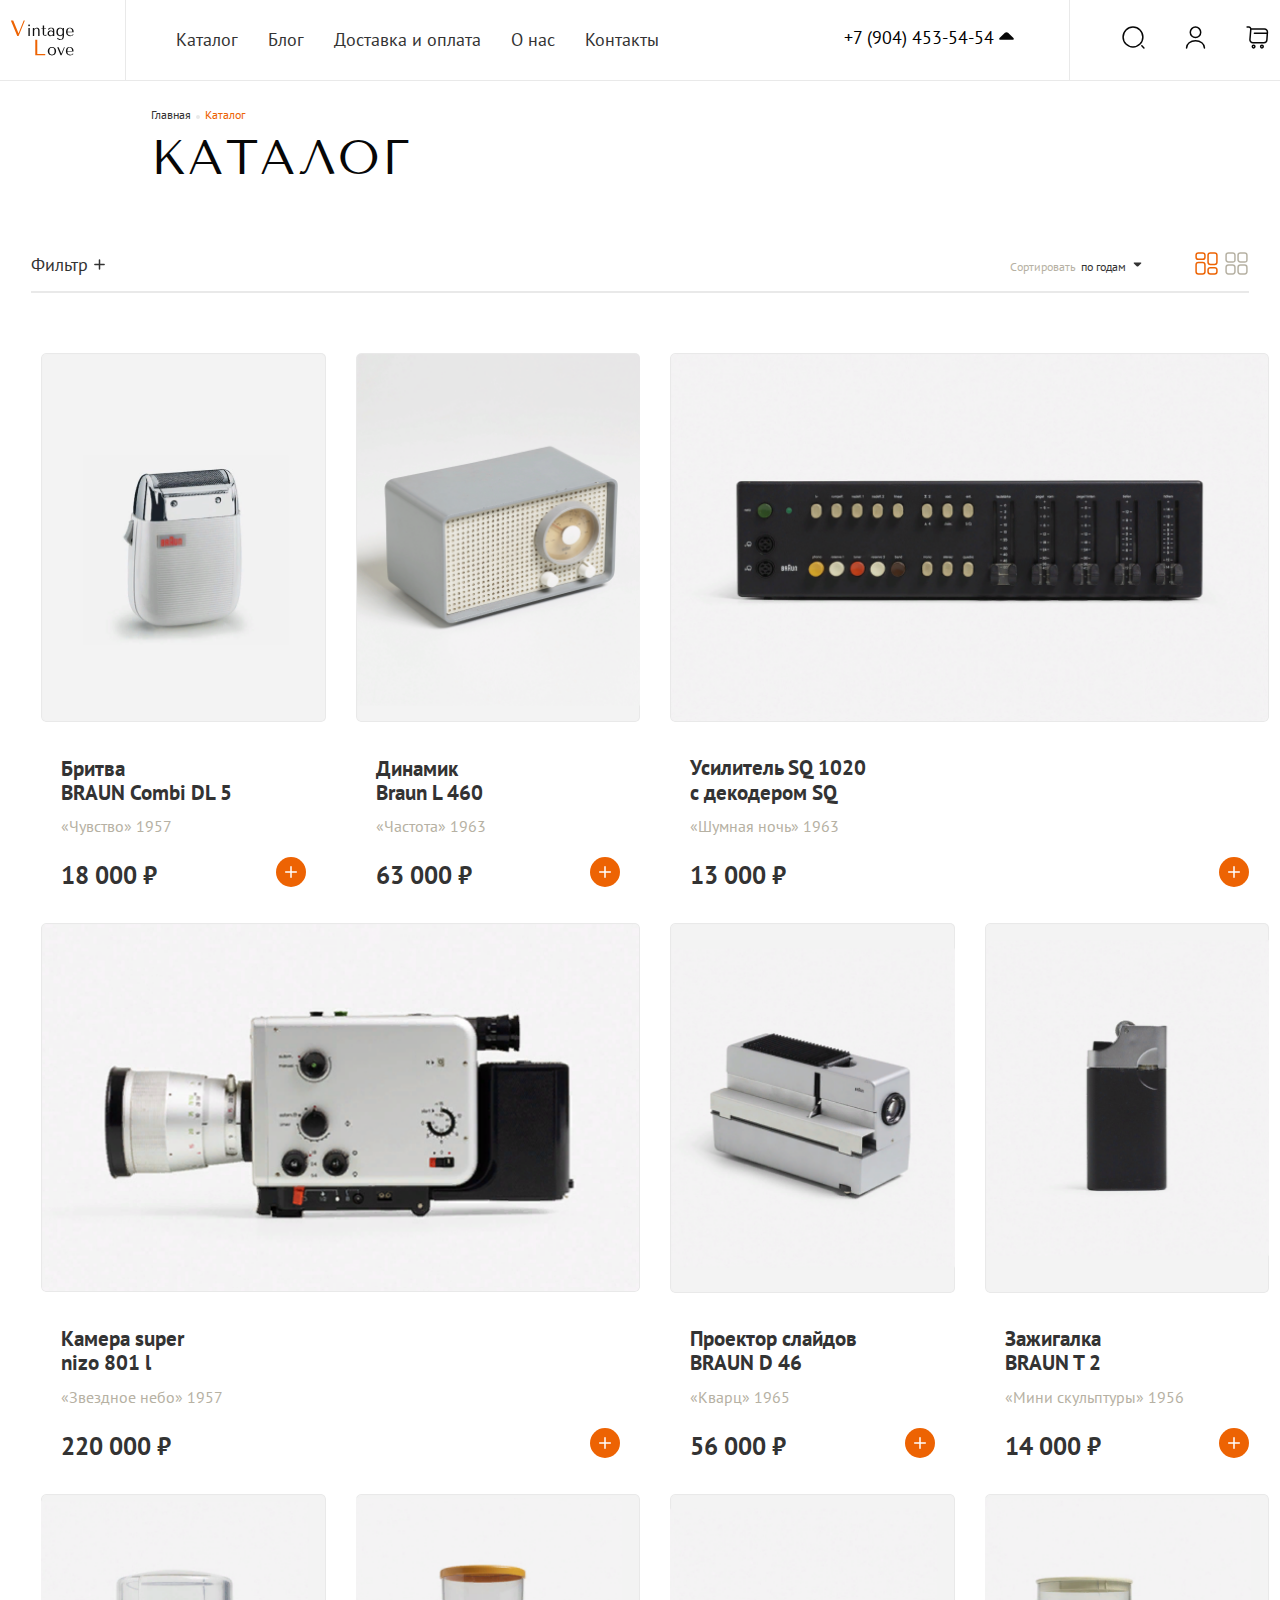
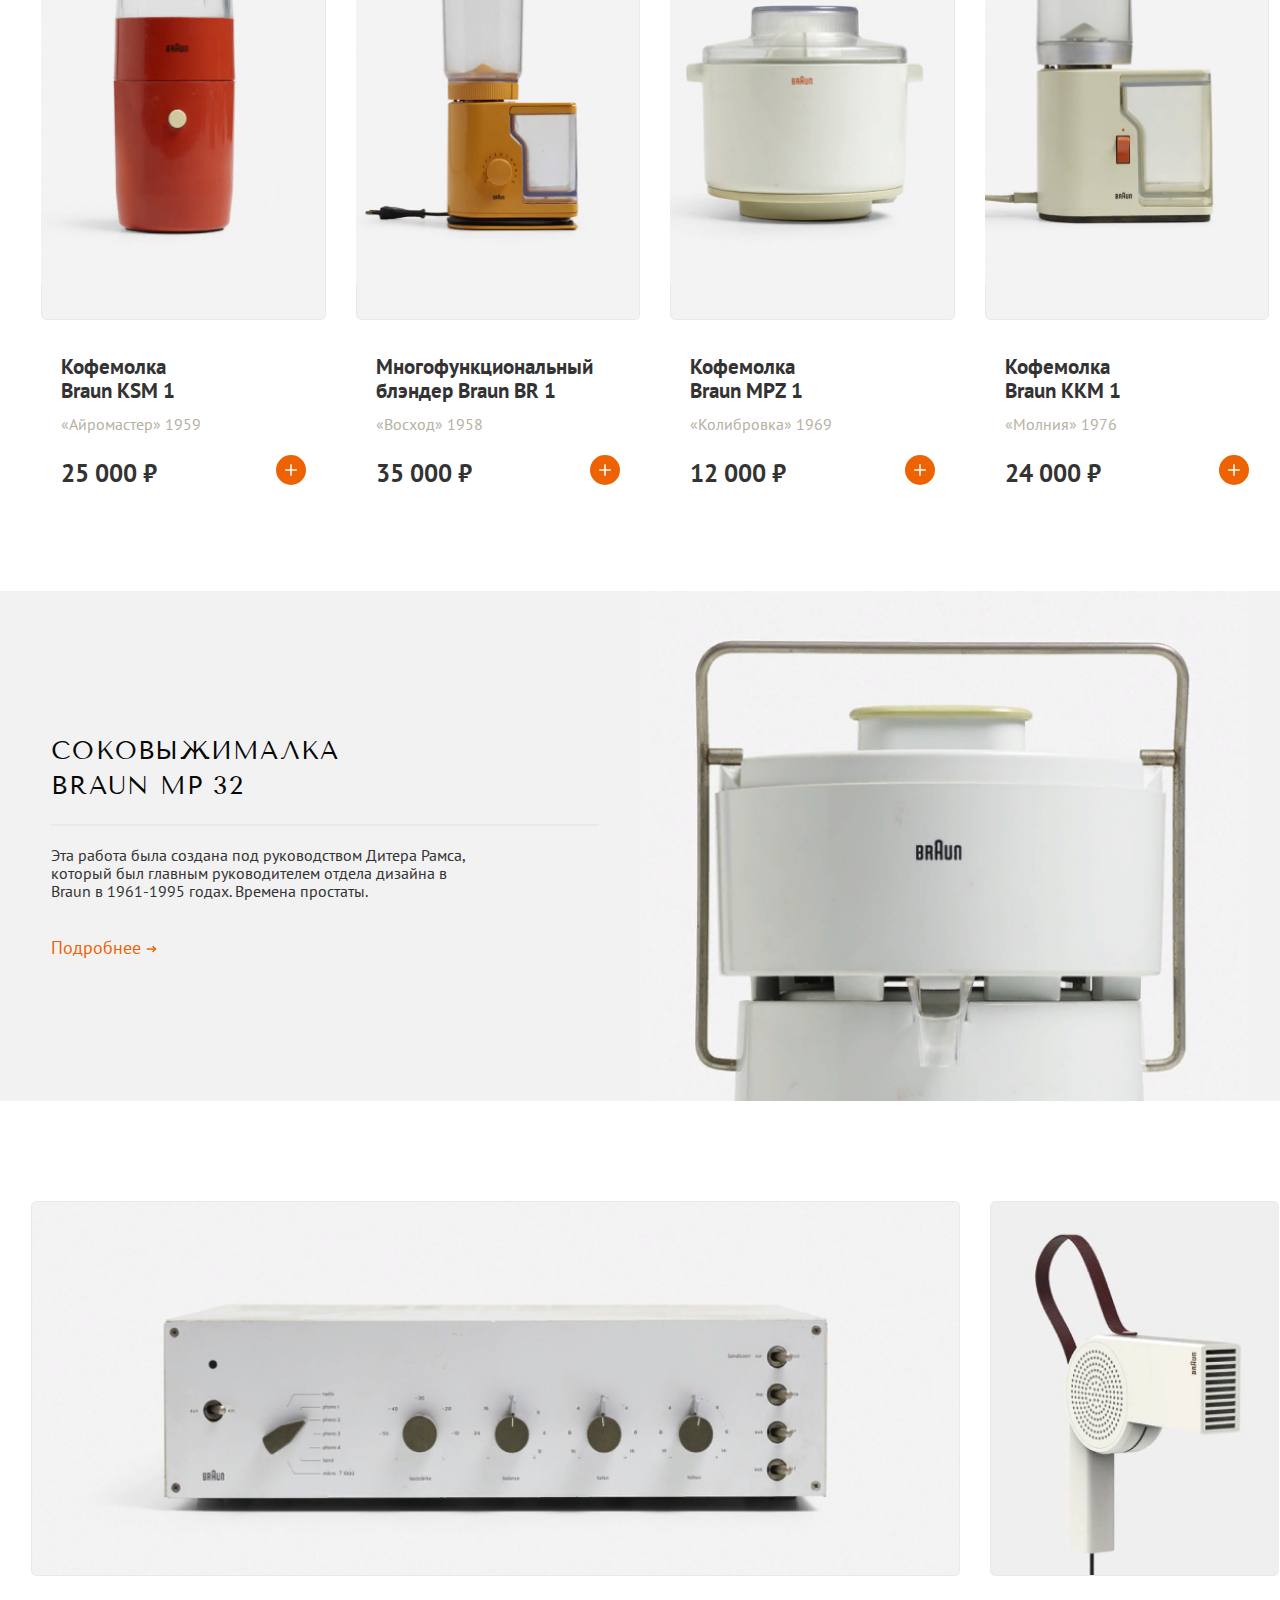
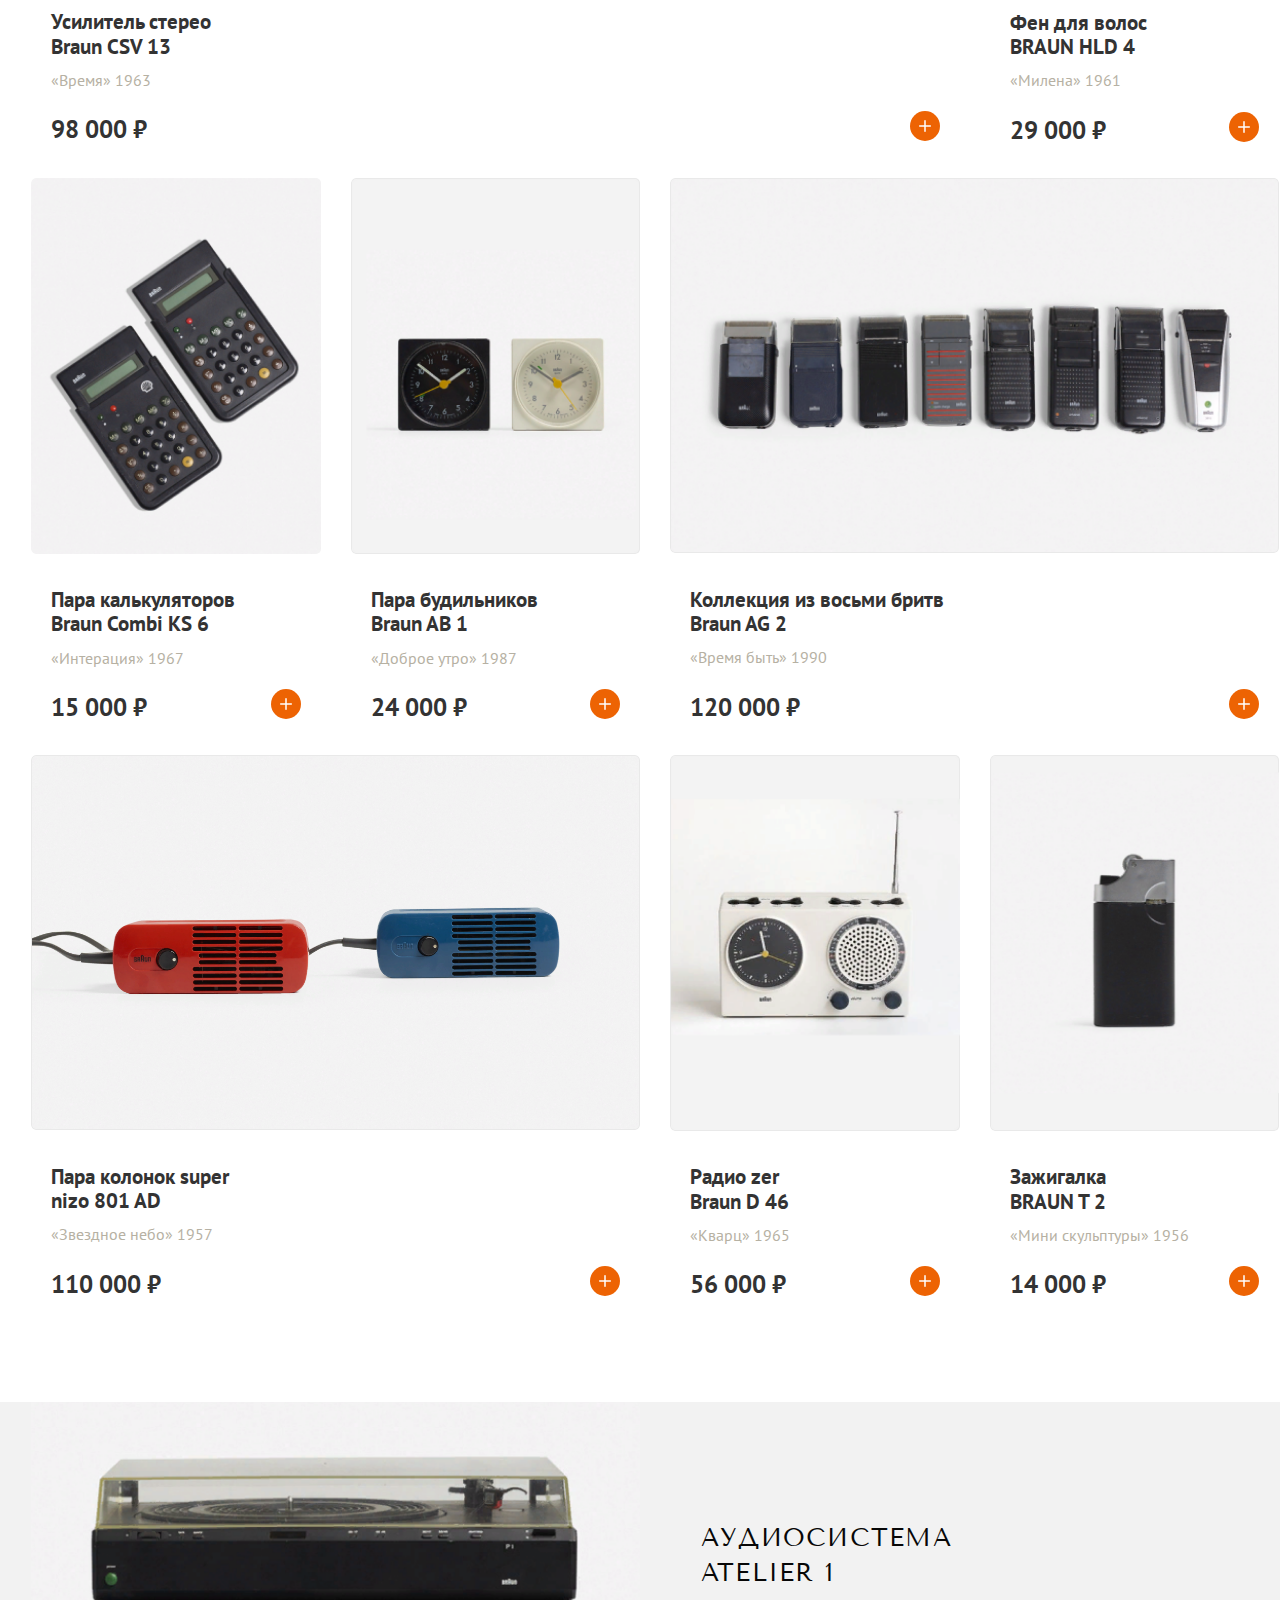
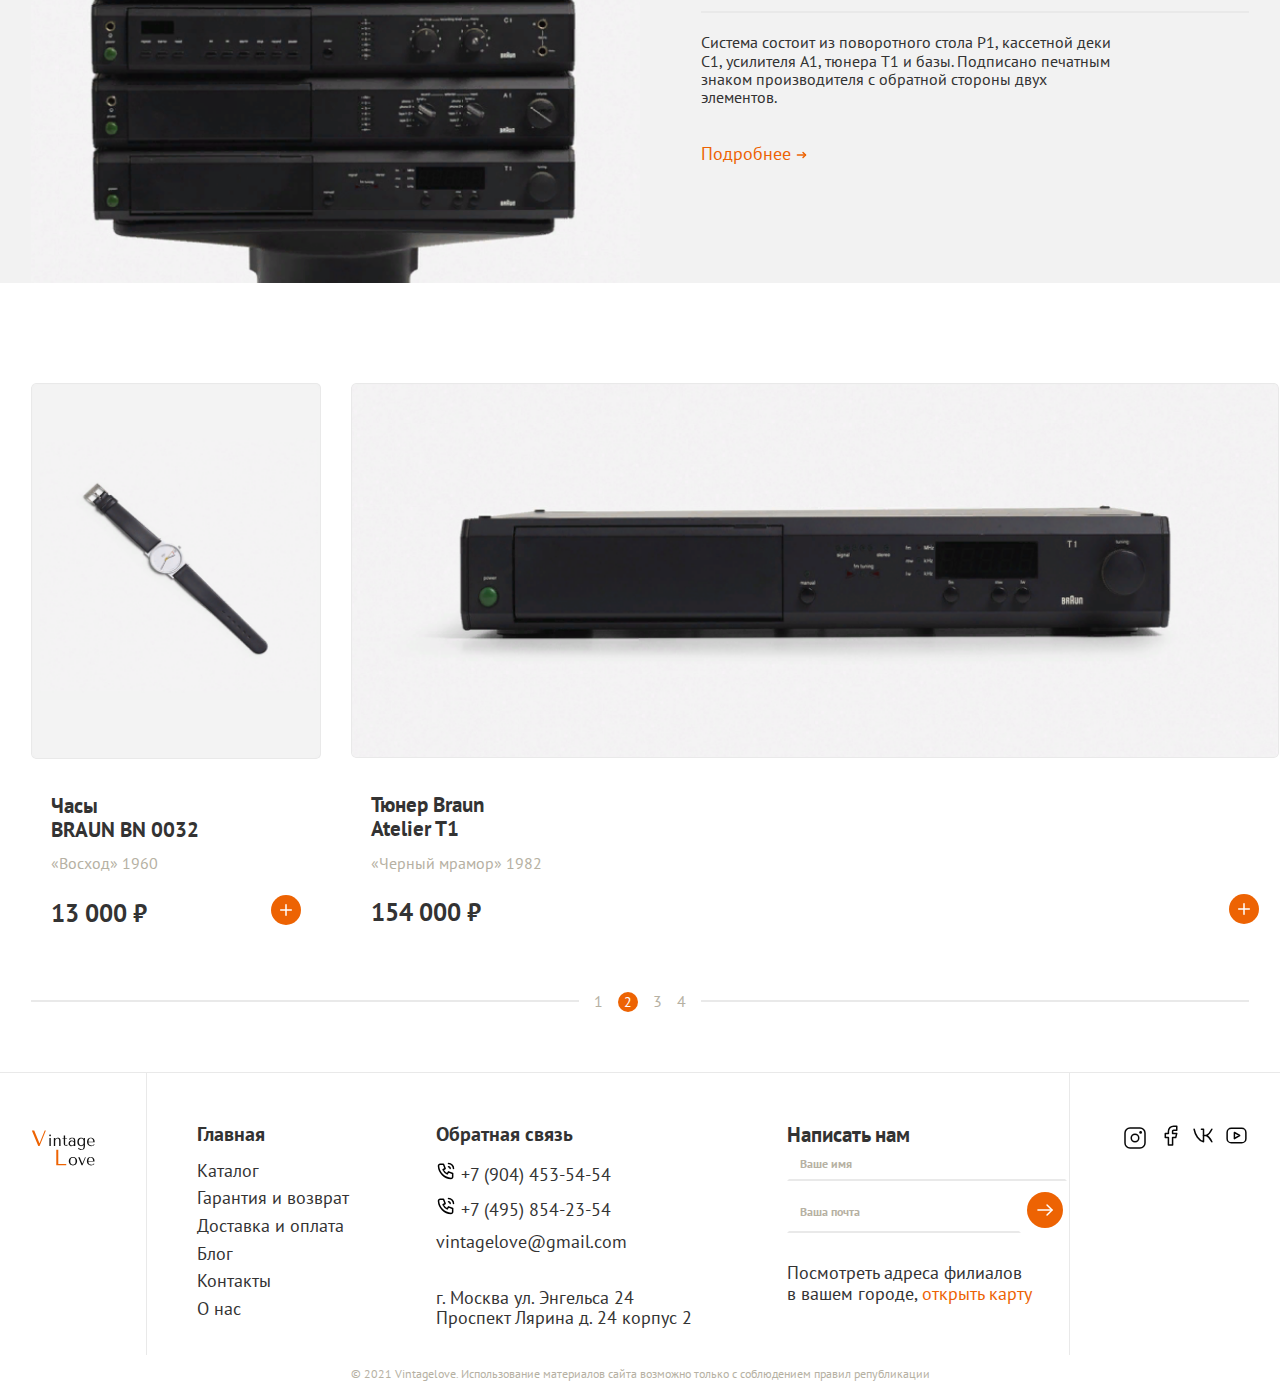
<file: catalog.html>
<!DOCTYPE html>
<html lang="ru">
<head>
  <meta charset="UTF-8">
  <meta name="viewport" content="width=device-width, initial-scale=1.0">
  <title>Vintage Love</title>

  <!-- ============== подключаем шрифты ============== -->

  <link rel="preconnect" href="https://fonts.googleapis.com">
  <link rel="preconnect" href="https://fonts.gstatic.com" crossorigin>
  <link href="https://fonts.googleapis.com/css2?family=PT+Sans:ital,wght@0,400;0,700;1,400;1,700&display=swap" rel="stylesheet">
  <link href="https://fonts.googleapis.com/css2?family=Tenor+Sans&display=swap" rel="stylesheet">

  <!-- ============== фавиконка====================== -->
  
  <link rel="apple-touch-icon" sizes="180x180" href="images/favicon/apple-touch-icon.png">
  <link rel="icon" type="image/png" sizes="32x32" href="images/favicon/favicon-32x32.png">
  <link rel="icon" type="image/png" sizes="16x16" href="images/favicon/favicon-16x16.png">
  <link rel="manifest" href="/site.webmanifest">

  <!-- ============== подключаем стили ============== -->

  <link rel="stylesheet" href="styles/normalize.css">
  <link rel="stylesheet" href="styles/hamburgers.css">
  <link rel="stylesheet" href="styles/style_catalog.css">
  <link rel="stylesheet" href="styles/modal.css">
  <link rel="stylesheet" href="styles/style.css">
</head>
<body class="page">

  <!-- ============== шапка ============== -->

  <header class="page-header page-border">
    <div class="page-header--height flex-sb-aicenter">
      <div class="page-header__mainmenu flex-sb-aicenter">

        <!-- ============== логотип ============== -->

        <div  class="page-header__logo">
          <a href="index.html"><svg width="65" height="50" viewBox="0 0 141 109" fill="none" xmlns="http://www.w3.org/2000/svg">
            <path d="M1.44 16.4L15.504 50H18.384L32.016 16.4H29.52L18.336 44.048H18.144L6.624 16.4H1.44Z" fill="#ED6303"/>
            <path d="M39.7888 32.5V50H42.7638V32.5H39.7888ZM39.3688 26.97C39.3688 27.4833 39.5554 27.9267 39.9288 28.3C40.3021 28.6733 40.7454 28.86 41.2588 28.86C41.7721 28.86 42.2154 28.6733 42.5888 28.3C42.9621 27.9267 43.1488 27.4833 43.1488 26.97C43.1488 26.4567 42.9621 26.0133 42.5888 25.64C42.2154 25.2667 41.7721 25.08 41.2588 25.08C40.7454 25.08 40.3021 25.2667 39.9288 25.64C39.5554 26.0133 39.3688 26.4567 39.3688 26.97ZM64.0654 50V38.66C64.0654 38.24 64.0304 37.6683 63.9604 36.945C63.8904 36.1983 63.657 35.475 63.2604 34.775C62.887 34.0517 62.2804 33.4333 61.4404 32.92C60.6004 32.3833 59.4104 32.115 57.8704 32.115C57.1937 32.0917 56.4354 32.2317 55.5954 32.535C54.7554 32.815 53.927 33.3633 53.1104 34.18L52.5504 34.74H52.4104V32.5H49.4354V50H52.4104V39.185C52.4104 38.275 52.5387 37.4933 52.7954 36.84C53.052 36.1867 53.402 35.6383 53.8454 35.195C54.2887 34.7517 54.7904 34.425 55.3504 34.215C55.9337 34.005 56.5287 33.9 57.1354 33.9C58.1154 33.9 58.8737 34.0983 59.4104 34.495C59.947 34.8683 60.332 35.3117 60.5654 35.825C60.822 36.3383 60.9737 36.8517 61.0204 37.365C61.067 37.8783 61.0904 38.2517 61.0904 38.485V50H64.0654ZM68.0223 33.9V32.5H71.0673V27.11H74.0423V32.5H78.2773V33.9H74.0423V45.52C74.0423 45.8 74.0539 46.1267 74.0773 46.5C74.1006 46.85 74.1706 47.1883 74.2873 47.515C74.4039 47.8183 74.5789 48.075 74.8123 48.285C75.0689 48.495 75.4189 48.6 75.8623 48.6C76.4223 48.6 76.8889 48.39 77.2623 47.97C77.6356 47.55 77.9389 47.095 78.1723 46.605L79.8173 48.285C78.6739 49.4283 77.3789 50 75.9323 50C75.3256 50 74.7306 49.895 74.1473 49.685C73.5639 49.475 73.0389 49.16 72.5723 48.74C72.1289 48.2967 71.7673 47.7367 71.4873 47.06C71.2073 46.3833 71.0673 45.59 71.0673 44.68V33.9H68.0223ZM89.3373 32.115C91.0406 32.115 92.3589 32.36 93.2923 32.85C94.2256 33.3167 94.9023 33.935 95.3223 34.705C95.7656 35.475 96.0223 36.3617 96.0923 37.365C96.1623 38.3683 96.1973 39.395 96.1973 40.445V50H93.3623V48.285C92.6856 48.9383 91.8223 49.4633 90.7723 49.86C89.7223 50.2333 88.6723 50.42 87.6223 50.42C86.6189 50.42 85.7323 50.245 84.9623 49.895C84.1923 49.545 83.5506 49.09 83.0373 48.53C82.5239 47.97 82.1389 47.34 81.8823 46.64C81.6256 45.94 81.4973 45.2283 81.4973 44.505C81.4973 43.7583 81.6373 43.0117 81.9173 42.265C82.1973 41.5183 82.6173 40.8533 83.1773 40.27C83.7373 39.6633 84.4256 39.1733 85.2423 38.8C86.0589 38.4267 86.9923 38.24 88.0423 38.24C89.0923 38.24 90.0839 38.45 91.0173 38.87C91.9739 39.2667 92.7556 39.8383 93.3623 40.585V39.08C93.3623 37.1667 93.0706 35.7433 92.4873 34.81C91.9273 33.8767 90.8889 33.41 89.3723 33.41C88.7189 33.41 88.1473 33.4917 87.6573 33.655C87.1673 33.8183 86.7239 34.0517 86.3273 34.355C85.9539 34.635 85.6039 34.9967 85.2773 35.44C84.9506 35.86 84.6239 36.3383 84.2973 36.875L82.4773 35.055C82.8039 34.705 83.1423 34.355 83.4923 34.005C83.8656 33.655 84.3089 33.34 84.8223 33.06C85.3589 32.78 85.9889 32.5583 86.7123 32.395C87.4356 32.2083 88.3106 32.115 89.3373 32.115ZM93.3623 43.07C93.2456 42.79 93.0706 42.4633 92.8373 42.09C92.6273 41.7167 92.3473 41.355 91.9973 41.005C91.6473 40.655 91.2273 40.3633 90.7373 40.13C90.2473 39.8733 89.6639 39.745 88.9873 39.745C88.3106 39.745 87.6923 39.885 87.1323 40.165C86.5723 40.4217 86.0939 40.7717 85.6973 41.215C85.3239 41.635 85.0323 42.1367 84.8223 42.72C84.6123 43.3033 84.5073 43.91 84.5073 44.54C84.5073 45.2867 84.6356 45.94 84.8923 46.5C85.1723 47.0367 85.5223 47.5033 85.9423 47.9C86.3623 48.2733 86.8289 48.5533 87.3423 48.74C87.8556 48.9267 88.3456 49.02 88.8123 49.02C89.2556 49.02 89.6989 48.9383 90.1423 48.775C90.6089 48.6117 91.0406 48.39 91.4373 48.11C91.8573 47.8067 92.2306 47.4567 92.5573 47.06C92.8839 46.6633 93.1523 46.2317 93.3623 45.765V43.07ZM114.294 51.47C114.294 52.5433 114.165 53.4533 113.909 54.2C113.652 54.9467 113.29 55.5533 112.824 56.02C112.38 56.4867 111.844 56.825 111.214 57.035C110.607 57.245 109.954 57.35 109.254 57.35C108.017 57.35 107.014 57.035 106.244 56.405C105.497 55.775 104.809 54.935 104.179 53.885L102.254 55.635C102.417 55.845 102.674 56.1133 103.024 56.44C103.374 56.79 103.817 57.1283 104.354 57.455C104.89 57.805 105.532 58.0967 106.279 58.33C107.025 58.5867 107.877 58.715 108.834 58.715C110.607 58.715 112.042 58.4583 113.139 57.945C114.235 57.455 115.087 56.79 115.694 55.95C116.3 55.11 116.709 54.1417 116.919 53.045C117.152 51.9717 117.269 50.8517 117.269 49.685V32.5H114.294V35.23H114.154C113.874 34.25 113.267 33.4917 112.334 32.955C111.424 32.395 110.222 32.115 108.729 32.115C107.539 32.115 106.454 32.3367 105.474 32.78C104.494 33.2 103.654 33.8067 102.954 34.6C102.254 35.3933 101.705 36.35 101.309 37.47C100.935 38.59 100.749 39.8383 100.749 41.215C100.749 42.615 100.935 43.8867 101.309 45.03C101.705 46.15 102.254 47.1183 102.954 47.935C103.654 48.7283 104.482 49.3467 105.439 49.79C106.419 50.21 107.504 50.42 108.694 50.42C110 50.42 111.132 50.1633 112.089 49.65C113.069 49.1367 113.757 48.32 114.154 47.2H114.294V51.47ZM114.294 42.545C114.294 43.525 114.154 44.3883 113.874 45.135C113.617 45.8817 113.267 46.5117 112.824 47.025C112.38 47.5383 111.867 47.935 111.284 48.215C110.7 48.4717 110.094 48.6 109.464 48.6C108.904 48.6 108.297 48.5067 107.644 48.32C107.014 48.11 106.419 47.7367 105.859 47.2C105.322 46.6633 104.867 45.905 104.494 44.925C104.144 43.945 103.969 42.685 103.969 41.145C103.969 39.5117 104.19 38.2167 104.634 37.26C105.077 36.28 105.59 35.5333 106.174 35.02C106.78 34.5067 107.387 34.18 107.994 34.04C108.624 33.8767 109.114 33.795 109.464 33.795C110.234 33.795 110.922 33.97 111.529 34.32C112.135 34.6467 112.637 35.1017 113.034 35.685C113.454 36.245 113.769 36.8983 113.979 37.645C114.189 38.3917 114.294 39.1617 114.294 39.955V42.545ZM138.393 42.02V41.285C138.393 39.7217 138.172 38.3683 137.728 37.225C137.285 36.0817 136.678 35.1367 135.908 34.39C135.162 33.6433 134.287 33.0833 133.283 32.71C132.28 32.3367 131.218 32.15 130.098 32.15C128.908 32.15 127.812 32.36 126.808 32.78C125.805 33.1767 124.93 33.7717 124.183 34.565C123.437 35.335 122.853 36.28 122.433 37.4C122.013 38.4967 121.803 39.745 121.803 41.145C121.803 42.3117 121.978 43.455 122.328 44.575C122.702 45.6717 123.25 46.6633 123.973 47.55C124.72 48.4133 125.653 49.1133 126.773 49.65C127.917 50.1633 129.258 50.42 130.798 50.42C132.292 50.42 133.668 50.1633 134.928 49.65C136.188 49.1133 137.285 48.355 138.218 47.375L137.098 46.255C136.608 46.675 136.142 47.06 135.698 47.41C135.278 47.76 134.847 48.0517 134.403 48.285C133.96 48.5183 133.493 48.705 133.003 48.845C132.537 48.9617 132.012 49.02 131.428 49.02C130.775 49.02 130.075 48.9267 129.328 48.74C128.605 48.53 127.928 48.1683 127.298 47.655C126.668 47.1417 126.143 46.43 125.723 45.52C125.303 44.61 125.093 43.4433 125.093 42.02H138.393ZM125.093 40.62C125.093 39.6867 125.187 38.7883 125.373 37.925C125.583 37.0383 125.887 36.2567 126.283 35.58C126.703 34.9033 127.228 34.3667 127.858 33.97C128.488 33.55 129.235 33.34 130.098 33.34C131.755 33.34 133.038 33.9933 133.948 35.3C134.882 36.5833 135.348 38.3567 135.348 40.62H125.093Z" fill="#111111"/>
            <path d="M54.76 92V58.4H59.128V89.36H76.456V92H54.76Z" fill="#ED6303"/>
            <path d="M100.155 83.285C100.155 84.4983 99.945 85.665 99.525 86.785C99.105 87.8817 98.4983 88.85 97.705 89.69C96.935 90.53 95.99 91.195 94.87 91.685C93.7733 92.175 92.5367 92.42 91.16 92.42C89.76 92.42 88.4883 92.175 87.345 91.685C86.225 91.1717 85.2683 90.495 84.475 89.655C83.705 88.815 83.0983 87.8467 82.655 86.75C82.235 85.63 82.025 84.475 82.025 83.285C82.025 82.0717 82.235 80.9167 82.655 79.82C83.0983 78.7 83.705 77.72 84.475 76.88C85.2683 76.04 86.225 75.375 87.345 74.885C88.4883 74.3717 89.76 74.115 91.16 74.115C92.5367 74.115 93.7733 74.3717 94.87 74.885C95.99 75.375 96.935 76.04 97.705 76.88C98.4983 77.72 99.105 78.7 99.525 79.82C99.945 80.9167 100.155 82.0717 100.155 83.285ZM96.83 83.285C96.83 81.6517 96.655 80.3333 96.305 79.33C95.955 78.3033 95.5 77.51 94.94 76.95C94.38 76.39 93.7617 76.0167 93.085 75.83C92.4083 75.62 91.755 75.515 91.125 75.515C90.495 75.515 89.8417 75.62 89.165 75.83C88.4883 76.0167 87.8583 76.39 87.275 76.95C86.715 77.51 86.2483 78.3033 85.875 79.33C85.525 80.3333 85.35 81.6517 85.35 83.285C85.35 84.895 85.525 86.2133 85.875 87.24C86.2483 88.2433 86.715 89.025 87.275 89.585C87.8583 90.145 88.4883 90.53 89.165 90.74C89.8417 90.9267 90.495 91.02 91.125 91.02C91.755 91.02 92.4083 90.9267 93.085 90.74C93.7617 90.53 94.38 90.145 94.94 89.585C95.5 89.025 95.955 88.2433 96.305 87.24C96.655 86.2133 96.83 84.895 96.83 83.285ZM102.611 74.5L109.891 92H111.991L119.061 74.5H117.416L111.746 88.535H111.536L105.691 74.5H102.611ZM138.093 84.02V83.285C138.093 81.7217 137.871 80.3683 137.428 79.225C136.984 78.0817 136.378 77.1367 135.608 76.39C134.861 75.6433 133.986 75.0833 132.983 74.71C131.979 74.3367 130.918 74.15 129.798 74.15C128.608 74.15 127.511 74.36 126.508 74.78C125.504 75.1767 124.629 75.7717 123.883 76.565C123.136 77.335 122.553 78.28 122.133 79.4C121.713 80.4967 121.503 81.745 121.503 83.145C121.503 84.3117 121.678 85.455 122.028 86.575C122.401 87.6717 122.949 88.6633 123.673 89.55C124.419 90.4133 125.353 91.1133 126.473 91.65C127.616 92.1633 128.958 92.42 130.498 92.42C131.991 92.42 133.368 92.1633 134.628 91.65C135.888 91.1133 136.984 90.355 137.918 89.375L136.798 88.255C136.308 88.675 135.841 89.06 135.398 89.41C134.978 89.76 134.546 90.0517 134.103 90.285C133.659 90.5183 133.193 90.705 132.703 90.845C132.236 90.9617 131.711 91.02 131.128 91.02C130.474 91.02 129.774 90.9267 129.028 90.74C128.304 90.53 127.628 90.1683 126.998 89.655C126.368 89.1417 125.843 88.43 125.423 87.52C125.003 86.61 124.793 85.4433 124.793 84.02H138.093ZM124.793 82.62C124.793 81.6867 124.886 80.7883 125.073 79.925C125.283 79.0383 125.586 78.2567 125.983 77.58C126.403 76.9033 126.928 76.3667 127.558 75.97C128.188 75.55 128.934 75.34 129.798 75.34C131.454 75.34 132.738 75.9933 133.648 77.3C134.581 78.5833 135.048 80.3567 135.048 82.62H124.793Z" fill="#111111"/>
            </svg></a>
        </div>
          <!-- меню -->
          <button class="hamburger hamburger--elastic" type="button">
            <span class="hamburger-box">
              <span class="hamburger-inner"></span>
            </span>
          </button>

        <nav class="page-header__nav">
          <ul class="mainmenu">
            <li class="mainmenu__item"><a href="catalog.html">Каталог</a></li>
            <li class="mainmenu__item"><a href="404.html">Блог</a></li>
            <li class="mainmenu__item"><a href="delivery-payment.html">Доставка и оплата</a></li>
            <li class="mainmenu__item"><a href="404.html">О нас</a></li>
            <li class="mainmenu__item"><a href="404.html">Контакты</a></li>
          </ul>
        </nav>
      </div>

        <div  class="page-header__logo-two">
          <a href="index.html"><svg width="65" height="50" viewBox="0 0 141 109" fill="none" xmlns="http://www.w3.org/2000/svg">
            <path d="M1.44 16.4L15.504 50H18.384L32.016 16.4H29.52L18.336 44.048H18.144L6.624 16.4H1.44Z" fill="#ED6303"/>
            <path d="M39.7888 32.5V50H42.7638V32.5H39.7888ZM39.3688 26.97C39.3688 27.4833 39.5554 27.9267 39.9288 28.3C40.3021 28.6733 40.7454 28.86 41.2588 28.86C41.7721 28.86 42.2154 28.6733 42.5888 28.3C42.9621 27.9267 43.1488 27.4833 43.1488 26.97C43.1488 26.4567 42.9621 26.0133 42.5888 25.64C42.2154 25.2667 41.7721 25.08 41.2588 25.08C40.7454 25.08 40.3021 25.2667 39.9288 25.64C39.5554 26.0133 39.3688 26.4567 39.3688 26.97ZM64.0654 50V38.66C64.0654 38.24 64.0304 37.6683 63.9604 36.945C63.8904 36.1983 63.657 35.475 63.2604 34.775C62.887 34.0517 62.2804 33.4333 61.4404 32.92C60.6004 32.3833 59.4104 32.115 57.8704 32.115C57.1937 32.0917 56.4354 32.2317 55.5954 32.535C54.7554 32.815 53.927 33.3633 53.1104 34.18L52.5504 34.74H52.4104V32.5H49.4354V50H52.4104V39.185C52.4104 38.275 52.5387 37.4933 52.7954 36.84C53.052 36.1867 53.402 35.6383 53.8454 35.195C54.2887 34.7517 54.7904 34.425 55.3504 34.215C55.9337 34.005 56.5287 33.9 57.1354 33.9C58.1154 33.9 58.8737 34.0983 59.4104 34.495C59.947 34.8683 60.332 35.3117 60.5654 35.825C60.822 36.3383 60.9737 36.8517 61.0204 37.365C61.067 37.8783 61.0904 38.2517 61.0904 38.485V50H64.0654ZM68.0223 33.9V32.5H71.0673V27.11H74.0423V32.5H78.2773V33.9H74.0423V45.52C74.0423 45.8 74.0539 46.1267 74.0773 46.5C74.1006 46.85 74.1706 47.1883 74.2873 47.515C74.4039 47.8183 74.5789 48.075 74.8123 48.285C75.0689 48.495 75.4189 48.6 75.8623 48.6C76.4223 48.6 76.8889 48.39 77.2623 47.97C77.6356 47.55 77.9389 47.095 78.1723 46.605L79.8173 48.285C78.6739 49.4283 77.3789 50 75.9323 50C75.3256 50 74.7306 49.895 74.1473 49.685C73.5639 49.475 73.0389 49.16 72.5723 48.74C72.1289 48.2967 71.7673 47.7367 71.4873 47.06C71.2073 46.3833 71.0673 45.59 71.0673 44.68V33.9H68.0223ZM89.3373 32.115C91.0406 32.115 92.3589 32.36 93.2923 32.85C94.2256 33.3167 94.9023 33.935 95.3223 34.705C95.7656 35.475 96.0223 36.3617 96.0923 37.365C96.1623 38.3683 96.1973 39.395 96.1973 40.445V50H93.3623V48.285C92.6856 48.9383 91.8223 49.4633 90.7723 49.86C89.7223 50.2333 88.6723 50.42 87.6223 50.42C86.6189 50.42 85.7323 50.245 84.9623 49.895C84.1923 49.545 83.5506 49.09 83.0373 48.53C82.5239 47.97 82.1389 47.34 81.8823 46.64C81.6256 45.94 81.4973 45.2283 81.4973 44.505C81.4973 43.7583 81.6373 43.0117 81.9173 42.265C82.1973 41.5183 82.6173 40.8533 83.1773 40.27C83.7373 39.6633 84.4256 39.1733 85.2423 38.8C86.0589 38.4267 86.9923 38.24 88.0423 38.24C89.0923 38.24 90.0839 38.45 91.0173 38.87C91.9739 39.2667 92.7556 39.8383 93.3623 40.585V39.08C93.3623 37.1667 93.0706 35.7433 92.4873 34.81C91.9273 33.8767 90.8889 33.41 89.3723 33.41C88.7189 33.41 88.1473 33.4917 87.6573 33.655C87.1673 33.8183 86.7239 34.0517 86.3273 34.355C85.9539 34.635 85.6039 34.9967 85.2773 35.44C84.9506 35.86 84.6239 36.3383 84.2973 36.875L82.4773 35.055C82.8039 34.705 83.1423 34.355 83.4923 34.005C83.8656 33.655 84.3089 33.34 84.8223 33.06C85.3589 32.78 85.9889 32.5583 86.7123 32.395C87.4356 32.2083 88.3106 32.115 89.3373 32.115ZM93.3623 43.07C93.2456 42.79 93.0706 42.4633 92.8373 42.09C92.6273 41.7167 92.3473 41.355 91.9973 41.005C91.6473 40.655 91.2273 40.3633 90.7373 40.13C90.2473 39.8733 89.6639 39.745 88.9873 39.745C88.3106 39.745 87.6923 39.885 87.1323 40.165C86.5723 40.4217 86.0939 40.7717 85.6973 41.215C85.3239 41.635 85.0323 42.1367 84.8223 42.72C84.6123 43.3033 84.5073 43.91 84.5073 44.54C84.5073 45.2867 84.6356 45.94 84.8923 46.5C85.1723 47.0367 85.5223 47.5033 85.9423 47.9C86.3623 48.2733 86.8289 48.5533 87.3423 48.74C87.8556 48.9267 88.3456 49.02 88.8123 49.02C89.2556 49.02 89.6989 48.9383 90.1423 48.775C90.6089 48.6117 91.0406 48.39 91.4373 48.11C91.8573 47.8067 92.2306 47.4567 92.5573 47.06C92.8839 46.6633 93.1523 46.2317 93.3623 45.765V43.07ZM114.294 51.47C114.294 52.5433 114.165 53.4533 113.909 54.2C113.652 54.9467 113.29 55.5533 112.824 56.02C112.38 56.4867 111.844 56.825 111.214 57.035C110.607 57.245 109.954 57.35 109.254 57.35C108.017 57.35 107.014 57.035 106.244 56.405C105.497 55.775 104.809 54.935 104.179 53.885L102.254 55.635C102.417 55.845 102.674 56.1133 103.024 56.44C103.374 56.79 103.817 57.1283 104.354 57.455C104.89 57.805 105.532 58.0967 106.279 58.33C107.025 58.5867 107.877 58.715 108.834 58.715C110.607 58.715 112.042 58.4583 113.139 57.945C114.235 57.455 115.087 56.79 115.694 55.95C116.3 55.11 116.709 54.1417 116.919 53.045C117.152 51.9717 117.269 50.8517 117.269 49.685V32.5H114.294V35.23H114.154C113.874 34.25 113.267 33.4917 112.334 32.955C111.424 32.395 110.222 32.115 108.729 32.115C107.539 32.115 106.454 32.3367 105.474 32.78C104.494 33.2 103.654 33.8067 102.954 34.6C102.254 35.3933 101.705 36.35 101.309 37.47C100.935 38.59 100.749 39.8383 100.749 41.215C100.749 42.615 100.935 43.8867 101.309 45.03C101.705 46.15 102.254 47.1183 102.954 47.935C103.654 48.7283 104.482 49.3467 105.439 49.79C106.419 50.21 107.504 50.42 108.694 50.42C110 50.42 111.132 50.1633 112.089 49.65C113.069 49.1367 113.757 48.32 114.154 47.2H114.294V51.47ZM114.294 42.545C114.294 43.525 114.154 44.3883 113.874 45.135C113.617 45.8817 113.267 46.5117 112.824 47.025C112.38 47.5383 111.867 47.935 111.284 48.215C110.7 48.4717 110.094 48.6 109.464 48.6C108.904 48.6 108.297 48.5067 107.644 48.32C107.014 48.11 106.419 47.7367 105.859 47.2C105.322 46.6633 104.867 45.905 104.494 44.925C104.144 43.945 103.969 42.685 103.969 41.145C103.969 39.5117 104.19 38.2167 104.634 37.26C105.077 36.28 105.59 35.5333 106.174 35.02C106.78 34.5067 107.387 34.18 107.994 34.04C108.624 33.8767 109.114 33.795 109.464 33.795C110.234 33.795 110.922 33.97 111.529 34.32C112.135 34.6467 112.637 35.1017 113.034 35.685C113.454 36.245 113.769 36.8983 113.979 37.645C114.189 38.3917 114.294 39.1617 114.294 39.955V42.545ZM138.393 42.02V41.285C138.393 39.7217 138.172 38.3683 137.728 37.225C137.285 36.0817 136.678 35.1367 135.908 34.39C135.162 33.6433 134.287 33.0833 133.283 32.71C132.28 32.3367 131.218 32.15 130.098 32.15C128.908 32.15 127.812 32.36 126.808 32.78C125.805 33.1767 124.93 33.7717 124.183 34.565C123.437 35.335 122.853 36.28 122.433 37.4C122.013 38.4967 121.803 39.745 121.803 41.145C121.803 42.3117 121.978 43.455 122.328 44.575C122.702 45.6717 123.25 46.6633 123.973 47.55C124.72 48.4133 125.653 49.1133 126.773 49.65C127.917 50.1633 129.258 50.42 130.798 50.42C132.292 50.42 133.668 50.1633 134.928 49.65C136.188 49.1133 137.285 48.355 138.218 47.375L137.098 46.255C136.608 46.675 136.142 47.06 135.698 47.41C135.278 47.76 134.847 48.0517 134.403 48.285C133.96 48.5183 133.493 48.705 133.003 48.845C132.537 48.9617 132.012 49.02 131.428 49.02C130.775 49.02 130.075 48.9267 129.328 48.74C128.605 48.53 127.928 48.1683 127.298 47.655C126.668 47.1417 126.143 46.43 125.723 45.52C125.303 44.61 125.093 43.4433 125.093 42.02H138.393ZM125.093 40.62C125.093 39.6867 125.187 38.7883 125.373 37.925C125.583 37.0383 125.887 36.2567 126.283 35.58C126.703 34.9033 127.228 34.3667 127.858 33.97C128.488 33.55 129.235 33.34 130.098 33.34C131.755 33.34 133.038 33.9933 133.948 35.3C134.882 36.5833 135.348 38.3567 135.348 40.62H125.093Z" fill="#111111"/>
            <path d="M54.76 92V58.4H59.128V89.36H76.456V92H54.76Z" fill="#ED6303"/>
            <path d="M100.155 83.285C100.155 84.4983 99.945 85.665 99.525 86.785C99.105 87.8817 98.4983 88.85 97.705 89.69C96.935 90.53 95.99 91.195 94.87 91.685C93.7733 92.175 92.5367 92.42 91.16 92.42C89.76 92.42 88.4883 92.175 87.345 91.685C86.225 91.1717 85.2683 90.495 84.475 89.655C83.705 88.815 83.0983 87.8467 82.655 86.75C82.235 85.63 82.025 84.475 82.025 83.285C82.025 82.0717 82.235 80.9167 82.655 79.82C83.0983 78.7 83.705 77.72 84.475 76.88C85.2683 76.04 86.225 75.375 87.345 74.885C88.4883 74.3717 89.76 74.115 91.16 74.115C92.5367 74.115 93.7733 74.3717 94.87 74.885C95.99 75.375 96.935 76.04 97.705 76.88C98.4983 77.72 99.105 78.7 99.525 79.82C99.945 80.9167 100.155 82.0717 100.155 83.285ZM96.83 83.285C96.83 81.6517 96.655 80.3333 96.305 79.33C95.955 78.3033 95.5 77.51 94.94 76.95C94.38 76.39 93.7617 76.0167 93.085 75.83C92.4083 75.62 91.755 75.515 91.125 75.515C90.495 75.515 89.8417 75.62 89.165 75.83C88.4883 76.0167 87.8583 76.39 87.275 76.95C86.715 77.51 86.2483 78.3033 85.875 79.33C85.525 80.3333 85.35 81.6517 85.35 83.285C85.35 84.895 85.525 86.2133 85.875 87.24C86.2483 88.2433 86.715 89.025 87.275 89.585C87.8583 90.145 88.4883 90.53 89.165 90.74C89.8417 90.9267 90.495 91.02 91.125 91.02C91.755 91.02 92.4083 90.9267 93.085 90.74C93.7617 90.53 94.38 90.145 94.94 89.585C95.5 89.025 95.955 88.2433 96.305 87.24C96.655 86.2133 96.83 84.895 96.83 83.285ZM102.611 74.5L109.891 92H111.991L119.061 74.5H117.416L111.746 88.535H111.536L105.691 74.5H102.611ZM138.093 84.02V83.285C138.093 81.7217 137.871 80.3683 137.428 79.225C136.984 78.0817 136.378 77.1367 135.608 76.39C134.861 75.6433 133.986 75.0833 132.983 74.71C131.979 74.3367 130.918 74.15 129.798 74.15C128.608 74.15 127.511 74.36 126.508 74.78C125.504 75.1767 124.629 75.7717 123.883 76.565C123.136 77.335 122.553 78.28 122.133 79.4C121.713 80.4967 121.503 81.745 121.503 83.145C121.503 84.3117 121.678 85.455 122.028 86.575C122.401 87.6717 122.949 88.6633 123.673 89.55C124.419 90.4133 125.353 91.1133 126.473 91.65C127.616 92.1633 128.958 92.42 130.498 92.42C131.991 92.42 133.368 92.1633 134.628 91.65C135.888 91.1133 136.984 90.355 137.918 89.375L136.798 88.255C136.308 88.675 135.841 89.06 135.398 89.41C134.978 89.76 134.546 90.0517 134.103 90.285C133.659 90.5183 133.193 90.705 132.703 90.845C132.236 90.9617 131.711 91.02 131.128 91.02C130.474 91.02 129.774 90.9267 129.028 90.74C128.304 90.53 127.628 90.1683 126.998 89.655C126.368 89.1417 125.843 88.43 125.423 87.52C125.003 86.61 124.793 85.4433 124.793 84.02H138.093ZM124.793 82.62C124.793 81.6867 124.886 80.7883 125.073 79.925C125.283 79.0383 125.586 78.2567 125.983 77.58C126.403 76.9033 126.928 76.3667 127.558 75.97C128.188 75.55 128.934 75.34 129.798 75.34C131.454 75.34 132.738 75.9933 133.648 77.3C134.581 78.5833 135.048 80.3567 135.048 82.62H124.793Z" fill="#111111"/>
            </svg></a>
        </div>

      <!-- телефон, поиск корзина -->
      <div class="page-header__tools flex-sb-aicenter">
        <div class="page-header__tel">
            
<!-- ===============выпадающее меню============ -->

            <div class="telephon-dropdown">
              <button onclick="myFunction()" class="dropbtn">   <!-- кнопка  -->

                     <span class="tel-content">+7 (904) 453-54-54</span>
              
                  <span class="svg-list">
                      <svg class="svg-top rotate" width="25" height="24" viewBox="0 0 25 24" fill="none" xmlns="http://www.w3.org/2000/svg">
                          <path d="M5.54163 10.02L8.88538 13.23L10.927 15.2C11.7916 16.03 13.1979 16.03 14.0625 15.2L19.4583 10.02C20.1666 9.34001 19.6562 8.18001 18.6666 8.18001L12.8229 8.18001L6.3333 8.18001C5.3333 8.18001 4.8333 9.34001 5.54163 10.02Z" fill="#070707"/>
                      </svg>
                  </span>
               </button>

        <ul id="myDropdown"  class="dropdown-content show"> <!-- выпадающее меню  -->
            <li>
              <svg class="svg-qiwi" width="215" height="42" viewBox="0 0 44 42" fill="none" xmlns="http://www.w3.org/2000/svg">
                  <path d="M13.5 -44.991C13.4993 -46.3056 13.7578 -47.6074 14.2605 -48.822C14.7633 -50.0367 15.5005 -51.1403 16.4301 -52.0699C17.3596 -52.9994 18.4633 -53.7367 19.6779 -54.2394C20.8926 -54.7422 22.1944 -55.0006 23.509 -55H33.486C34.7974 -55.0023 36.0963 -54.7447 37.3076 -54.242C38.5189 -53.7394 39.6186 -53.0017 40.5431 -52.0716C41.4676 -51.1415 42.1987 -50.0374 42.694 -48.8231C43.1894 -47.6088 43.4392 -46.3084 43.429 -44.997L42.561 86.997C42.524 92.522 38.012 97 32.496 97H23.5C17.977 97 13.5 92.515 13.5 86.991V42C13.5 39.238 11.965 35.363 10.077 33.35L1.92298 24.65C0.0329757 22.634 0.0349756 19.363 1.92298 17.35L10.077 8.65002C11.967 6.63502 13.5 2.75802 13.5 1.52588e-05V-44.99V-44.991Z" fill="white"/>
                  <path d="M42.061 86.994C42.026 92.241 37.739 96.5 32.496 96.5H23.499C18.254 96.5 14 92.241 14 86.991V42C14 39.113 12.418 35.114 10.442 33.007L2.28699 24.309C0.57799 22.486 0.57899 19.513 2.28699 17.691L10.442 8.99302C12.418 6.88502 14 2.88602 14 1.52588e-05V-44.991C13.9993 -46.2399 14.2458 -47.4767 14.7235 -48.6307C15.2011 -49.7847 15.9015 -50.8332 16.7846 -51.7163C17.6678 -52.5995 18.7163 -53.2999 19.8703 -53.7775C21.0243 -54.2551 22.2611 -54.5006 23.51 -54.5H33.486C34.7315 -54.5023 35.9651 -54.2577 37.1156 -53.7804C38.266 -53.3031 39.3104 -52.6025 40.1885 -51.7191C41.0666 -50.8357 41.7608 -49.7871 42.2312 -48.6338C42.7016 -47.4805 42.9388 -46.2455 42.929 -45" stroke="black" stroke-opacity="0.1"/>
              </svg>
           </li>
                
            <li>
                <a href="+79044535454">
                    <span> +7 (904) 453-54-54</span>
                </a>
            </li>
            <li>
                <a href="+74958542354">
                    <span> +7 (495) 854-23-54</span>
                </a>
            </li>
            <li>
                <a href="vintagelove@gmail.com">
                    <span class="span__dropdown"> vintagelove@gmail.com</span>
                </a>
            </li>
            <li class="border__dropdown"></li>
            <li>  
            <div class="icons-dropdown">
                <a href="">
                <svg class="icons-dropdown__item" width="22" height="22" viewBox="0 0 22 22" fill="none" xmlns="http://www.w3.org/2000/svg">
                    <path d="M16 1H6C3.23858 1 1 3.23858 1 6V16C1 18.7614 3.23858 21 6 21H16C18.7614 21 21 18.7614 21 16V6C21 3.23858 18.7614 1 16 1Z" stroke="#070707" stroke-width="1.5" stroke-linecap="round" stroke-linejoin="round"/>
                    <path d="M11 14.75C13.0711 14.75 14.75 13.0711 14.75 11C14.75 8.92893 13.0711 7.25 11 7.25C8.92893 7.25 7.25 8.92893 7.25 11C7.25 13.0711 8.92893 14.75 11 14.75Z" stroke="#070707" stroke-width="1.5" stroke-linecap="round" stroke-linejoin="round"/>
                    </svg>
                </a>
                <a href="">
                    <svg class="icons-dropdown__item" width="14" height="21" viewBox="0 0 14 21" fill="none" xmlns="http://www.w3.org/2000/svg">
                        <path d="M1.29175 8.41667V12.5833H4.41675V19.875H8.58342V12.5833H11.7084L12.7501 8.41667H8.58342V6.33333C8.58342 6.05707 8.69316 5.79211 8.88851 5.59676C9.08386 5.40141 9.34881 5.29167 9.62508 5.29167H12.7501V1.125H9.62508C8.24375 1.125 6.91899 1.67373 5.94223 2.65049C4.96548 3.62724 4.41675 4.952 4.41675 6.33333V8.41667H1.29175Z" stroke="#070707" stroke-width="1.5" stroke-linecap="round" stroke-linejoin="round"/>
                        </svg>
                    </a>
                    <a href="">
                        <svg class="icons-dropdown__item" width="20" height="15" viewBox="0 0 20 15" fill="none" xmlns="http://www.w3.org/2000/svg">
                            <path d="M8.41667 1.25H10.5V13.75C5.8125 12.7083 2.16667 6.97917 1.125 1.25" stroke="#070707" stroke-width="1.5" stroke-linecap="round" stroke-linejoin="round"/>
                            <path d="M18.8333 1.25C17.7917 3.33333 15.7083 6.45833 13.625 7.5H10.5" stroke="#070707" stroke-width="1.5" stroke-linecap="round" stroke-linejoin="round"/>
                            <path d="M18.8333 13.75C17.7917 11.6667 15.7083 8.54167 13.625 7.5" stroke="#070707" stroke-width="1.5" stroke-linecap="round" stroke-linejoin="round"/>
                            </svg>
                        </a>
                        <a href="">
                            <svg class="icons-dropdown__item" width="21" height="17" viewBox="0 0 21 17" fill="none" xmlns="http://www.w3.org/2000/svg">
                                <path d="M15.7083 1.2085H5.29167C2.99048 1.2085 1.125 3.07398 1.125 5.37516V11.6252C1.125 13.9264 2.99048 15.7918 5.29167 15.7918H15.7083C18.0095 15.7918 19.875 13.9264 19.875 11.6252V5.37516C19.875 3.07398 18.0095 1.2085 15.7083 1.2085Z" stroke="#070707" stroke-width="1.5" stroke-linecap="round" stroke-linejoin="round"/>
                                <path d="M8.41675 5.375L13.6251 8.5L8.41675 11.625V5.375Z" stroke="#070707" stroke-width="1.5" stroke-linecap="round" stroke-linejoin="round"/>
                                </svg>
                            </a>
                                
              </div>
            </li>
        </ul>
        </div>
      </div>

        <div class="page-header__border"></div>
        <div class="header-icons flex-sb-aicenter">
          <a href="#"><svg class="header-icons__item" width="25" height="25" viewBox="0 0 25 25" fill="none" xmlns="http://www.w3.org/2000/svg">
            <path d="M11.9791 21.875C17.4445 21.875 21.875 17.4445 21.875 11.9792C21.875 6.51386 17.4445 2.08334 11.9791 2.08334C6.51383 2.08334 2.08331 6.51386 2.08331 11.9792C2.08331 17.4445 6.51383 21.875 11.9791 21.875Z" stroke="#070707" stroke-width="1.5" stroke-linecap="round" stroke-linejoin="round"/>
            <path d="M22.9166 22.9167L20.8333 20.8333" stroke="#070707" stroke-width="1.5" stroke-linecap="round" stroke-linejoin="round"/>
            </svg></a>

          <a class="header-icons__ac js-open-modal" href="#" data-modal="1"><svg class="header-icons__item" width="25" height="25" viewBox="0 0 25 25" fill="none" xmlns="http://www.w3.org/2000/svg">
            <path d="M12.5 12.5C15.3765 12.5 17.7084 10.1682 17.7084 7.29168C17.7084 4.41519 15.3765 2.08334 12.5 2.08334C9.62354 2.08334 7.29169 4.41519 7.29169 7.29168C7.29169 10.1682 9.62354 12.5 12.5 12.5Z" stroke="#070707" stroke-width="1.5" stroke-linecap="round" stroke-linejoin="round"/>
            <path d="M21.4479 22.9167C21.4479 18.8854 17.4375 15.625 12.5 15.625C7.56248 15.625 3.55206 18.8854 3.55206 22.9167" stroke="#070707" stroke-width="1.5" stroke-linecap="round" stroke-linejoin="round"/>
            </svg></a>

          <a href="basket.html"><svg class="header-icons__item" width="25" height="25" viewBox="0 0 25 25" fill="none" xmlns="http://www.w3.org/2000/svg">
            <path d="M2.08331 2.08334H3.89582C5.02082 2.08334 5.90623 3.05209 5.81248 4.16668L4.9479 14.5417C4.80206 16.2396 6.14581 17.6979 7.85414 17.6979H18.9479C20.4479 17.6979 21.7604 16.4688 21.875 14.9792L22.4375 7.16668C22.5625 5.43752 21.25 4.03126 19.5104 4.03126H6.06249" stroke="#070707" stroke-width="1.5" stroke-miterlimit="10" stroke-linecap="round" stroke-linejoin="round"/>
            <path d="M16.9271 22.9167C17.6462 22.9167 18.2292 22.3337 18.2292 21.6146C18.2292 20.8955 17.6462 20.3125 16.9271 20.3125C16.208 20.3125 15.625 20.8955 15.625 21.6146C15.625 22.3337 16.208 22.9167 16.9271 22.9167Z" stroke="#070707" stroke-width="1.5" stroke-miterlimit="10" stroke-linecap="round" stroke-linejoin="round"/>
            <path d="M8.59377 22.9167C9.31289 22.9167 9.89585 22.3337 9.89585 21.6146C9.89585 20.8955 9.31289 20.3125 8.59377 20.3125C7.87465 20.3125 7.29169 20.8955 7.29169 21.6146C7.29169 22.3337 7.87465 22.9167 8.59377 22.9167Z" stroke="#070707" stroke-width="1.5" stroke-miterlimit="10" stroke-linecap="round" stroke-linejoin="round"/>
            <path d="M9.375 8.33334H21.875" stroke="#070707" stroke-width="1.5" stroke-miterlimit="10" stroke-linecap="round" stroke-linejoin="round"/>
            </svg></a>
        </div>



    </div>

    </div>
  </header>


  <!-- Модальное окно -->
  <div class="modal-window">
    <div class="modal" data-modal="1">
        <!--   Svg иконка для закрытия окна  -->
        <svg class="modal__cross js-modal-close" xmlns="http://www.w3.org/2000/svg"               viewBox="0 0 24 24"><path d="M23.954 21.03l-9.184-9.095 9.092-9.174-2.832-2.807-9.09 9.179-9.176-9.088-2.81 2.81 9.186 9.105-9.095 9.184 2.81 2.81 9.112-9.192 9.18 9.1z"/></svg>
        <p class="modal__title">Вход</p>
        <div class="modal-border"></div>
        <div class="input">
          <div class="input__form">
            <form class="form">
              <p id="message"></p>
              <input class="form__item" id="email" type="text" placeholder="Эл. почта или телефон" required>
              <div class="password">
                <input type="password" id="password-input" class="form__item" placeholder="Пароль" name="password" pattern="[0-9a-fA-F]{4,12}" required>
                <a href="#" class="password-control" onclick="return show_hide_password(this);"></a>
              </div>

              <div class="checkbox-form flex-sb-aicenter">
                <label class="contact-form__terms checkbox">
                  <input type="checkbox" class="checkbox__input" checked>
                  <span class="checkbox__text">Запомнить меня</span>
                </label>
                <a class="remind-password" href="">Напомнить пароль</a>
              </div>

              <button class="modal-button" type="submit" onClick="ValidMail();">Войти</button>
              <a class="register" href="">Зарегестрироваться</a>

            </form>
          </div>
          <div class="input__border">
            <div class="input__border-line"></div>
            <div class="input__border-text">Или</div>
            <div class="input__border-line"></div>
          </div>
          <div class="input__social">
            <p class="input__social-text">Войти как пользователь</p>

            <a class="input__social-link" href="">
              <svg width="85" height="23" viewBox="0 0 85 23" fill="none" xmlns="http://www.w3.org/2000/svg">
                <path d="M13.53 5.4H20.388V6.732H15.024V11.034H20.028V12.366H15.024V18H13.53V5.4ZM22.5408 9.666C22.9968 9.39 23.5248 9.186 24.1248 9.054C24.7368 8.922 25.3728 8.856 26.0328 8.856C26.6568 8.856 27.1548 8.94 27.5268 9.108C27.9108 9.276 28.1988 9.498 28.3908 9.774C28.5948 10.038 28.7268 10.332 28.7868 10.656C28.8588 10.98 28.8948 11.304 28.8948 11.628C28.8948 12.348 28.8768 13.05 28.8408 13.734C28.8048 14.418 28.7868 15.066 28.7868 15.678C28.7868 16.122 28.8048 16.542 28.8408 16.938C28.8768 17.334 28.9428 17.7 29.0388 18.036H27.9768L27.5988 16.776H27.5088C27.4008 16.944 27.2628 17.112 27.0948 17.28C26.9388 17.436 26.7468 17.58 26.5188 17.712C26.2908 17.832 26.0268 17.934 25.7268 18.018C25.4268 18.102 25.0848 18.144 24.7008 18.144C24.3168 18.144 23.9568 18.084 23.6208 17.964C23.2968 17.844 23.0148 17.676 22.7748 17.46C22.5348 17.232 22.3428 16.962 22.1988 16.65C22.0668 16.338 22.0008 15.984 22.0008 15.588C22.0008 15.06 22.1088 14.622 22.3248 14.274C22.5408 13.914 22.8408 13.632 23.2248 13.428C23.6208 13.212 24.0888 13.062 24.6288 12.978C25.1808 12.882 25.7868 12.834 26.4468 12.834C26.6148 12.834 26.7768 12.834 26.9328 12.834C27.1008 12.834 27.2688 12.846 27.4368 12.87C27.4728 12.51 27.4908 12.186 27.4908 11.898C27.4908 11.238 27.3588 10.776 27.0948 10.512C26.8308 10.248 26.3508 10.116 25.6548 10.116C25.4508 10.116 25.2288 10.134 24.9888 10.17C24.7608 10.194 24.5208 10.236 24.2688 10.296C24.0288 10.344 23.7948 10.41 23.5668 10.494C23.3508 10.566 23.1588 10.65 22.9908 10.746L22.5408 9.666ZM25.0968 16.884C25.4328 16.884 25.7328 16.842 25.9968 16.758C26.2608 16.662 26.4888 16.548 26.6808 16.416C26.8728 16.272 27.0288 16.116 27.1488 15.948C27.2808 15.78 27.3768 15.618 27.4368 15.462V13.968C27.2688 13.956 27.0948 13.95 26.9148 13.95C26.7468 13.938 26.5788 13.932 26.4108 13.932C26.0388 13.932 25.6728 13.956 25.3128 14.004C24.9648 14.04 24.6528 14.118 24.3768 14.238C24.1128 14.346 23.8968 14.502 23.7288 14.706C23.5728 14.898 23.4948 15.144 23.4948 15.444C23.4948 15.864 23.6448 16.212 23.9448 16.488C24.2448 16.752 24.6288 16.884 25.0968 16.884ZM37.7525 17.406C37.3925 17.67 36.9665 17.868 36.4745 18C35.9825 18.144 35.4665 18.216 34.9265 18.216C34.2305 18.216 33.6425 18.108 33.1625 17.892C32.6825 17.664 32.2865 17.346 31.9745 16.938C31.6745 16.518 31.4525 16.02 31.3085 15.444C31.1765 14.856 31.1105 14.208 31.1105 13.5C31.1105 11.976 31.4465 10.812 32.1185 10.008C32.7905 9.192 33.7565 8.784 35.0165 8.784C35.5925 8.784 36.0785 8.832 36.4745 8.928C36.8825 9.012 37.2485 9.138 37.5725 9.306L37.1585 10.548C36.8825 10.392 36.5765 10.272 36.2405 10.188C35.9045 10.092 35.5445 10.044 35.1605 10.044C33.4565 10.044 32.6045 11.196 32.6045 13.5C32.6045 13.956 32.6465 14.394 32.7305 14.814C32.8265 15.222 32.9765 15.588 33.1805 15.912C33.3965 16.224 33.6725 16.476 34.0085 16.668C34.3565 16.86 34.7825 16.956 35.2865 16.956C35.7185 16.956 36.1025 16.89 36.4385 16.758C36.7865 16.626 37.0685 16.476 37.2845 16.308L37.7525 17.406ZM45.8837 17.28C45.5237 17.568 45.0677 17.796 44.5157 17.964C43.9757 18.132 43.3997 18.216 42.7877 18.216C42.1037 18.216 41.5097 18.108 41.0057 17.892C40.5017 17.664 40.0877 17.346 39.7637 16.938C39.4397 16.518 39.1997 16.02 39.0437 15.444C38.8877 14.868 38.8097 14.22 38.8097 13.5C38.8097 11.964 39.1517 10.794 39.8357 9.99C40.5197 9.186 41.4977 8.784 42.7697 8.784C43.1777 8.784 43.5857 8.832 43.9937 8.928C44.4017 9.012 44.7677 9.18 45.0917 9.432C45.4157 9.684 45.6797 10.044 45.8837 10.512C46.0877 10.968 46.1897 11.574 46.1897 12.33C46.1897 12.726 46.1537 13.164 46.0817 13.644H40.3037C40.3037 14.172 40.3577 14.64 40.4657 15.048C40.5737 15.456 40.7417 15.804 40.9697 16.092C41.1977 16.368 41.4917 16.584 41.8517 16.74C42.2237 16.884 42.6737 16.956 43.2017 16.956C43.6097 16.956 44.0177 16.884 44.4257 16.74C44.8337 16.596 45.1397 16.428 45.3437 16.236L45.8837 17.28ZM42.7877 10.044C42.0797 10.044 41.5097 10.23 41.0777 10.602C40.6577 10.974 40.4057 11.61 40.3217 12.51H44.7857C44.7857 11.598 44.6117 10.962 44.2637 10.602C43.9157 10.23 43.4237 10.044 42.7877 10.044ZM48.4544 5.4H49.8944V9.882H49.9664C50.2424 9.534 50.5904 9.264 51.0104 9.072C51.4424 8.88 51.9104 8.784 52.4144 8.784C53.5784 8.784 54.4484 9.156 55.0244 9.9C55.6124 10.644 55.9064 11.796 55.9064 13.356C55.9064 14.928 55.5224 16.122 54.7544 16.938C53.9864 17.754 52.9064 18.162 51.5144 18.162C50.8424 18.162 50.2304 18.09 49.6784 17.946C49.1384 17.802 48.7304 17.646 48.4544 17.478V5.4ZM52.1624 10.044C51.5624 10.044 51.0764 10.212 50.7044 10.548C50.3324 10.884 50.0624 11.358 49.8944 11.97V16.506C50.1224 16.638 50.3984 16.74 50.7224 16.812C51.0464 16.872 51.3824 16.902 51.7304 16.902C52.5464 16.902 53.1944 16.614 53.6744 16.038C54.1664 15.462 54.4124 14.562 54.4124 13.338C54.4124 12.87 54.3704 12.432 54.2864 12.024C54.2024 11.616 54.0704 11.268 53.8904 10.98C53.7104 10.692 53.4764 10.464 53.1884 10.296C52.9124 10.128 52.5704 10.044 52.1624 10.044ZM57.6711 13.5C57.6711 11.976 58.0071 10.812 58.6791 10.008C59.3631 9.192 60.3411 8.784 61.6131 8.784C62.2851 8.784 62.8671 8.898 63.3591 9.126C63.8631 9.342 64.2771 9.66 64.6011 10.08C64.9251 10.488 65.1651 10.986 65.3211 11.574C65.4771 12.15 65.5551 12.792 65.5551 13.5C65.5551 15.024 65.2131 16.194 64.5291 17.01C63.8571 17.814 62.8851 18.216 61.6131 18.216C60.9411 18.216 60.3531 18.108 59.8491 17.892C59.3571 17.664 58.9491 17.346 58.6251 16.938C58.3011 16.518 58.0611 16.02 57.9051 15.444C57.7491 14.856 57.6711 14.208 57.6711 13.5ZM59.1651 13.5C59.1651 13.956 59.2071 14.394 59.2911 14.814C59.3871 15.234 59.5311 15.6 59.7231 15.912C59.9151 16.224 60.1671 16.476 60.4791 16.668C60.7911 16.86 61.1691 16.956 61.6131 16.956C63.2451 16.968 64.0611 15.816 64.0611 13.5C64.0611 13.032 64.0131 12.588 63.9171 12.168C63.8331 11.748 63.6951 11.382 63.5031 11.07C63.3111 10.758 63.0591 10.512 62.7471 10.332C62.4351 10.14 62.0571 10.044 61.6131 10.044C59.9811 10.032 59.1651 11.184 59.1651 13.5ZM67.3215 13.5C67.3215 11.976 67.6575 10.812 68.3295 10.008C69.0135 9.192 69.9915 8.784 71.2635 8.784C71.9355 8.784 72.5175 8.898 73.0095 9.126C73.5135 9.342 73.9275 9.66 74.2515 10.08C74.5755 10.488 74.8155 10.986 74.9715 11.574C75.1275 12.15 75.2055 12.792 75.2055 13.5C75.2055 15.024 74.8635 16.194 74.1795 17.01C73.5075 17.814 72.5355 18.216 71.2635 18.216C70.5915 18.216 70.0035 18.108 69.4995 17.892C69.0075 17.664 68.5995 17.346 68.2755 16.938C67.9515 16.518 67.7115 16.02 67.5555 15.444C67.3995 14.856 67.3215 14.208 67.3215 13.5ZM68.8155 13.5C68.8155 13.956 68.8575 14.394 68.9415 14.814C69.0375 15.234 69.1815 15.6 69.3735 15.912C69.5655 16.224 69.8175 16.476 70.1295 16.668C70.4415 16.86 70.8195 16.956 71.2635 16.956C72.8955 16.968 73.7115 15.816 73.7115 13.5C73.7115 13.032 73.6635 12.588 73.5675 12.168C73.4835 11.748 73.3455 11.382 73.1535 11.07C72.9615 10.758 72.7095 10.512 72.3975 10.332C72.0855 10.14 71.7075 10.044 71.2635 10.044C69.6315 10.032 68.8155 11.184 68.8155 13.5ZM79.7438 13.95H78.9158V18H77.4758V5.4H78.9158V13.068L79.6538 12.816L82.4438 9H84.1178L81.3638 12.618L80.6258 13.212L81.5258 13.932L84.5318 18H82.7498L79.7438 13.95Z" fill="#5599D6"/>
                <path d="M1.75 8.66667H0V11H1.75V18H4.66667V11H6.76667L7 8.66667H4.66667V7.675C4.66667 7.15 4.78333 6.91667 5.30833 6.91667H7V4H4.78333C2.68333 4 1.75 4.93333 1.75 6.68333V8.66667Z" fill="#1C6BD7"/>
              </svg>
            </a>

            <a class="input__social-link" href="">
              <svg width="75" height="23" viewBox="0 0 75 23" fill="none" xmlns="http://www.w3.org/2000/svg">
                <path d="M25.778 11.718H30.008V17.262C29.816 17.406 29.582 17.538 29.306 17.658C29.042 17.778 28.754 17.88 28.442 17.964C28.142 18.048 27.824 18.108 27.488 18.144C27.164 18.192 26.846 18.216 26.534 18.216C25.73 18.216 24.992 18.09 24.32 17.838C23.648 17.574 23.066 17.178 22.574 16.65C22.082 16.11 21.698 15.432 21.422 14.616C21.146 13.788 21.008 12.816 21.008 11.7C21.008 10.536 21.176 9.54 21.512 8.712C21.848 7.884 22.286 7.212 22.826 6.696C23.366 6.168 23.972 5.784 24.644 5.544C25.316 5.304 25.988 5.184 26.66 5.184C27.38 5.184 27.974 5.226 28.442 5.31C28.91 5.382 29.306 5.484 29.63 5.616L29.252 6.93C28.676 6.654 27.854 6.516 26.786 6.516C26.282 6.516 25.778 6.606 25.274 6.786C24.782 6.954 24.338 7.242 23.942 7.65C23.546 8.058 23.222 8.592 22.97 9.252C22.718 9.912 22.592 10.728 22.592 11.7C22.592 12.588 22.694 13.356 22.898 14.004C23.102 14.652 23.384 15.192 23.744 15.624C24.116 16.044 24.56 16.362 25.076 16.578C25.592 16.782 26.156 16.884 26.768 16.884C27.536 16.884 28.19 16.734 28.73 16.434V12.924L25.778 12.564V11.718ZM31.9035 13.5C31.9035 11.976 32.2395 10.812 32.9115 10.008C33.5955 9.192 34.5735 8.784 35.8455 8.784C36.5175 8.784 37.0995 8.898 37.5915 9.126C38.0955 9.342 38.5095 9.66 38.8335 10.08C39.1575 10.488 39.3975 10.986 39.5535 11.574C39.7095 12.15 39.7875 12.792 39.7875 13.5C39.7875 15.024 39.4455 16.194 38.7615 17.01C38.0895 17.814 37.1175 18.216 35.8455 18.216C35.1735 18.216 34.5855 18.108 34.0815 17.892C33.5895 17.664 33.1815 17.346 32.8575 16.938C32.5335 16.518 32.2935 16.02 32.1375 15.444C31.9815 14.856 31.9035 14.208 31.9035 13.5ZM33.3975 13.5C33.3975 13.956 33.4395 14.394 33.5235 14.814C33.6195 15.234 33.7635 15.6 33.9555 15.912C34.1475 16.224 34.3995 16.476 34.7115 16.668C35.0235 16.86 35.4015 16.956 35.8455 16.956C37.4775 16.968 38.2935 15.816 38.2935 13.5C38.2935 13.032 38.2455 12.588 38.1495 12.168C38.0655 11.748 37.9275 11.382 37.7355 11.07C37.5435 10.758 37.2915 10.512 36.9795 10.332C36.6675 10.14 36.2895 10.044 35.8455 10.044C34.2135 10.032 33.3975 11.184 33.3975 13.5ZM41.5539 13.5C41.5539 11.976 41.8899 10.812 42.5619 10.008C43.2459 9.192 44.2239 8.784 45.4959 8.784C46.1679 8.784 46.7499 8.898 47.2419 9.126C47.7459 9.342 48.1599 9.66 48.4839 10.08C48.8079 10.488 49.0479 10.986 49.2039 11.574C49.3599 12.15 49.4379 12.792 49.4379 13.5C49.4379 15.024 49.0959 16.194 48.4119 17.01C47.7399 17.814 46.7679 18.216 45.4959 18.216C44.8239 18.216 44.2359 18.108 43.7319 17.892C43.2399 17.664 42.8319 17.346 42.5079 16.938C42.1839 16.518 41.9439 16.02 41.7879 15.444C41.6319 14.856 41.5539 14.208 41.5539 13.5ZM43.0479 13.5C43.0479 13.956 43.0899 14.394 43.1739 14.814C43.2699 15.234 43.4139 15.6 43.6059 15.912C43.7979 16.224 44.0499 16.476 44.3619 16.668C44.6739 16.86 45.0519 16.956 45.4959 16.956C47.1279 16.968 47.9439 15.816 47.9439 13.5C47.9439 13.032 47.8959 12.588 47.7999 12.168C47.7159 11.748 47.5779 11.382 47.3859 11.07C47.1939 10.758 46.9419 10.512 46.6299 10.332C46.3179 10.14 45.9399 10.044 45.4959 10.044C43.8639 10.032 43.0479 11.184 43.0479 13.5ZM58.6023 18.414C58.6023 19.578 58.2903 20.436 57.6663 20.988C57.0543 21.54 56.1423 21.816 54.9303 21.816C54.2103 21.816 53.6283 21.768 53.1843 21.672C52.7523 21.588 52.3803 21.474 52.0683 21.33L52.4463 20.106C52.7223 20.214 53.0283 20.316 53.3643 20.412C53.7003 20.508 54.1383 20.556 54.6783 20.556C55.1823 20.556 55.5903 20.508 55.9023 20.412C56.2263 20.328 56.4843 20.178 56.6763 19.962C56.8683 19.758 57.0003 19.488 57.0723 19.152C57.1443 18.828 57.1803 18.438 57.1803 17.982V17.118H57.1083C56.8683 17.466 56.5623 17.736 56.1903 17.928C55.8183 18.108 55.3323 18.198 54.7323 18.198C53.5203 18.198 52.6263 17.82 52.0503 17.064C51.4863 16.308 51.2043 15.132 51.2043 13.536C51.2043 12 51.5703 10.836 52.3023 10.044C53.0343 9.24 54.1143 8.838 55.5423 8.838C56.2263 8.838 56.8083 8.892 57.2883 9C57.7803 9.108 58.2183 9.234 58.6023 9.378V18.414ZM54.9843 16.938C55.5963 16.938 56.0763 16.788 56.4243 16.488C56.7723 16.176 57.0183 15.696 57.1623 15.048V10.44C56.6823 10.212 56.0703 10.098 55.3263 10.098C54.5103 10.098 53.8683 10.374 53.4003 10.926C52.9323 11.478 52.6983 12.342 52.6983 13.518C52.6983 14.022 52.7403 14.484 52.8243 14.904C52.9083 15.324 53.0403 15.684 53.2203 15.984C53.4003 16.284 53.6343 16.518 53.9223 16.686C54.2103 16.854 54.5643 16.938 54.9843 16.938ZM62.9782 15.786C62.9782 16.206 63.0502 16.506 63.1942 16.686C63.3382 16.866 63.5422 16.956 63.8062 16.956C63.9622 16.956 64.1302 16.944 64.3102 16.92C64.4902 16.896 64.6942 16.842 64.9222 16.758L65.0842 17.892C64.8922 17.988 64.6222 18.066 64.2742 18.126C63.9382 18.186 63.6442 18.216 63.3922 18.216C62.8522 18.216 62.4082 18.066 62.0602 17.766C61.7122 17.454 61.5382 16.932 61.5382 16.2V5.4H62.9782V15.786ZM73.2021 17.28C72.8421 17.568 72.3861 17.796 71.8341 17.964C71.2941 18.132 70.7181 18.216 70.1061 18.216C69.4221 18.216 68.8281 18.108 68.3241 17.892C67.8201 17.664 67.4061 17.346 67.0821 16.938C66.7581 16.518 66.5181 16.02 66.3621 15.444C66.2061 14.868 66.1281 14.22 66.1281 13.5C66.1281 11.964 66.4701 10.794 67.1541 9.99C67.8381 9.186 68.8161 8.784 70.0881 8.784C70.4961 8.784 70.9041 8.832 71.3121 8.928C71.7201 9.012 72.0861 9.18 72.4101 9.432C72.7341 9.684 72.9981 10.044 73.2021 10.512C73.4061 10.968 73.5081 11.574 73.5081 12.33C73.5081 12.726 73.4721 13.164 73.4001 13.644H67.6221C67.6221 14.172 67.6761 14.64 67.7841 15.048C67.8921 15.456 68.0601 15.804 68.2881 16.092C68.5161 16.368 68.8101 16.584 69.1701 16.74C69.5421 16.884 69.9921 16.956 70.5201 16.956C70.9281 16.956 71.3361 16.884 71.7441 16.74C72.1521 16.596 72.4581 16.428 72.6621 16.236L73.2021 17.28ZM70.1061 10.044C69.3981 10.044 68.8281 10.23 68.3961 10.602C67.9761 10.974 67.7241 11.61 67.6401 12.51H72.1041C72.1041 11.598 71.9301 10.962 71.5821 10.602C71.2341 10.23 70.7421 10.044 70.1061 10.044Z" fill="#5599D6"/>
                <path d="M14.8538 11.6727C14.8538 11.1628 14.8124 10.6502 14.7242 10.1487H7.64999V13.0368H11.7011C11.533 13.9683 10.9928 14.7923 10.2019 15.3159V17.1898H12.6188C14.038 15.8836 14.8538 13.9545 14.8538 11.6727Z" fill="#4285F4"/>
                <path d="M7.65003 19.0006C9.67281 19.0006 11.3787 18.3364 12.6216 17.19L10.2047 15.316C9.53227 15.7735 8.66418 16.0325 7.65279 16.0325C5.69615 16.0325 4.03713 14.7125 3.44187 12.9377H0.947845V14.8696C2.22104 17.4022 4.81428 19.0006 7.65003 19.0006V19.0006Z" fill="#34A853"/>
                <path d="M3.43908 12.9377C3.12492 12.0062 3.12492 10.9976 3.43908 10.0661V8.13428H0.947808C-0.115944 10.2535 -0.115944 12.7503 0.947808 14.8695L3.43908 12.9377V12.9377Z" fill="#FBBC04"/>
                <path d="M7.65003 6.96854C8.7193 6.952 9.75273 7.35435 10.5271 8.09292L12.6684 5.95164C11.3125 4.67844 9.51298 3.97846 7.65003 4.00051C4.81428 4.00051 2.22104 5.59889 0.947845 8.13426L3.43912 10.0661C4.03162 8.28858 5.69339 6.96854 7.65003 6.96854V6.96854Z" fill="#EA4335"/>
              </svg>
            </a>

            <a class="input__social-link" href="">
              <svg width="95" height="16" viewBox="0 0 95 16" fill="none" xmlns="http://www.w3.org/2000/svg">
                <path d="M28.4516 9.92669C28.4516 11.1414 27.2947 12.021 25.6664 12.021H21.8528V4.48169H25.5378C27.1233 4.48169 28.2373 5.31939 28.2373 6.49216C28.2373 7.28796 27.8089 7.79059 27.1661 8.08379C27.8517 8.33509 28.4516 9.00522 28.4516 9.92669ZM23.5239 5.86389V7.49739H25.495C26.0949 7.49739 26.4805 7.16232 26.4805 6.70159C26.4805 6.24086 26.052 5.86389 25.495 5.86389H23.5239ZM25.6664 10.6388C26.3091 10.6388 26.7805 10.2618 26.7805 9.71729C26.7805 9.17279 26.352 8.79582 25.6664 8.79582H23.5239V10.6388H25.6664Z" fill="#5599D6"/>
                <path d="M34.7502 11.9791L32.0937 9.00526H31.6652V11.9791H29.9512V4.48169H31.6652V7.37172H32.0937L34.6646 4.48169H36.6786L33.4649 8.08379L36.9783 11.9791H34.7502Z" fill="#5599D6"/>
                <path d="M36.9784 8.25126C36.9784 5.98946 38.6926 4.35596 41.0919 4.35596C43.4916 4.35596 45.2055 5.98946 45.2055 8.25126C45.2055 10.513 43.4916 12.1465 41.0919 12.1465C38.6926 12.1465 36.9784 10.513 36.9784 8.25126ZM43.406 8.25126C43.406 6.82716 42.4631 5.86382 41.0919 5.86382C39.7207 5.86382 38.7782 6.82716 38.7782 8.25126C38.7782 9.67532 39.7207 10.6387 41.0919 10.6387C42.4631 10.6387 43.406 9.67532 43.406 8.25126Z" fill="#5599D6"/>
                <path d="M51.7613 4.48169H53.4756V11.9791H51.7613V8.96336H48.3335V11.9791H46.6196V4.48169H48.3335V7.45549H51.7613V4.48169Z" fill="#5599D6"/>
                <path d="M57.1604 11.9791V5.98952H54.5037V4.48169H61.4881V5.98952H58.8314V11.9791H57.1604Z" fill="#5599D6"/>
                <path d="M68.858 7.79052V11.979H67.6154L67.2726 10.8062C66.887 11.4345 66.073 12.1465 64.8304 12.1465C63.2877 12.1465 62.1736 11.1413 62.1736 9.75909C62.1736 8.37689 63.2877 7.41356 65.5588 7.41356H67.2297C67.1441 6.45019 66.6298 5.78006 65.6873 5.78006C64.916 5.78006 64.4017 6.19889 64.1446 6.65962L62.6022 6.40832C62.9879 5.10989 64.3161 4.35596 65.7729 4.35596C67.6583 4.35596 68.858 5.61249 68.858 7.79052ZM67.1871 8.71199H65.6017C64.3161 8.71199 63.8875 9.13082 63.8875 9.67532C63.8875 10.3036 64.4017 10.7225 65.2587 10.7225C66.3727 10.7225 67.1871 9.92666 67.1871 8.71199Z" fill="#5599D6"/>
                <path d="M75.4568 11.9791L72.8003 9.00526H72.3717V11.9791H70.6578V4.48169H72.3717V7.37172H72.8003L75.3712 4.48169H77.3852L74.1715 8.08379L77.6849 11.9791H75.4568Z" fill="#5599D6"/>
                <path d="M80.77 11.9791V5.98952H78.1135V4.48169H85.098V5.98952H82.4412V11.9791H80.77Z" fill="#5599D6"/>
                <path d="M93.6675 8.71199H87.4974C87.6689 9.88476 88.5258 10.6387 89.8111 10.6387C90.711 10.6387 91.3968 10.2617 91.7824 9.71722L93.3678 9.96852C92.8106 11.3926 91.3108 12.1465 89.6825 12.1465C87.3688 12.1465 85.6979 10.513 85.6979 8.25126C85.6979 5.98946 87.3688 4.35596 89.6825 4.35596C91.9966 4.35596 93.6675 5.98946 93.6675 8.16749C93.7105 8.37689 93.6675 8.54446 93.6675 8.71199ZM87.6259 7.41356H91.868C91.568 6.49209 90.7966 5.82192 89.7255 5.82192C88.697 5.78006 87.883 6.45019 87.6259 7.41356Z" fill="#5599D6"/>
                <path d="M0 7.68C0 4.0596 0 2.24942 1.1506 1.12471C2.3012 0 4.15304 0 7.85678 0H8.51151C12.2152 0 14.0671 0 15.2177 1.12471C16.3683 2.24942 16.3683 4.0596 16.3683 7.68V8.32C16.3683 11.9404 16.3683 13.7506 15.2177 14.8753C14.0671 16 12.2152 16 8.51151 16H7.85678C4.15304 16 2.3012 16 1.1506 14.8753C0 13.7506 0 11.9404 0 8.32V7.68Z" fill="#0077FF"/>
                <path d="M8.70929 11.5267C4.97868 11.5267 2.85084 9.0267 2.76218 4.8667H4.63089C4.69227 7.92003 6.0699 9.21337 7.16112 9.48003V4.8667H8.92078V7.50003C9.99836 7.3867 11.1304 6.1867 11.5123 4.8667H13.2719C12.9786 6.49337 11.751 7.69337 10.878 8.1867C11.751 8.5867 13.1492 9.63337 13.6812 11.5267H11.7442C11.3282 10.26 10.2916 9.28003 8.92078 9.1467V11.5267H8.70929Z" fill="white"/>
              </svg>
            </a>

          </div>
        </div>

    </div>

    <!-- Подложка под модальным окном -->
    <div class="overlay js-overlay-modal"></div>

</div>



  <!-- контент -->
  <main>
    <div class="container-content breadcrumbs">
      <div class="breadcrumbs-block">
        <a class="breadcrumbs-block__previous" href="index.html">Главная</a>
        <svg width="4" height="4" viewBox="0 0 4 4" fill="none" xmlns="http://www.w3.org/2000/svg">
          <circle cx="2" cy="2" r="2" fill="#E9E9E9"/>
          </svg>
        <a class="breadcrumbs-block__this" href="catalog.html">Каталог</a>  
      </div>
    </div>

    <!-- Первая часть каталога -->
    <section class="container-content catalog">
      <h1 class="style__title">КАТАЛОГ</h1>
      <div class="catalog__control-panel flex-sb-aicenter">
        <div class="filter">
          <span class="filter__text">Фильтр</span>
          <a href="#">
            <svg width="13" height="13" viewBox="0 0 13 13" fill="none" xmlns="http://www.w3.org/2000/svg">
              <path d="M6.5 1.90381L6.5 11.0962" stroke="#333333" stroke-width="1.5" stroke-linecap="round" stroke-linejoin="round"/>
              <path d="M1.90381 6.5L11.0962 6.5" stroke="#333333" stroke-width="1.5" stroke-linecap="round" stroke-linejoin="round"/>
            </svg> 
          </a>           
        </div>
        <div class="sort flex-sb-aicenter">
          <div class="sort__control">
            <span class="sort__control-text">Сортировать</span>
            <a class="sort__control-menu" href="#">
              <span>по годам</span>
              <svg width="13" height="13" viewBox="0 0 13 13" fill="none" xmlns="http://www.w3.org/2000/svg">
                <path d="M2.88185 5.42749L4.6206 7.16624L5.68227 8.23332C6.13185 8.68291 6.8631 8.68291 7.31269 8.23332L10.1185 5.42749C10.4869 5.05916 10.2214 4.43082 9.70685 4.43082L6.6681 4.43082L3.29352 4.43082C2.77352 4.43082 2.51352 5.05916 2.88185 5.42749Z" fill="#333333"/>
              </svg>            
            </a>
          </div>
          <div class="sort__catalog-grid grid">
            <a class="grid-view1" href="#">
              <svg width="25" height="25" viewBox="0 0 25 25" fill="none" xmlns="http://www.w3.org/2000/svg">
                <path d="M22.9167 11.3542V4.27084C22.9167 2.70834 22.25 2.08334 20.5938 2.08334H16.3854C14.7292 2.08334 14.0625 2.70834 14.0625 4.27084V11.3542C14.0625 12.9167 14.7292 13.5417 16.3854 13.5417H20.5938C22.25 13.5417 22.9167 12.9167 22.9167 11.3542Z" stroke="#ED6303" stroke-width="1.5" stroke-linecap="round" stroke-linejoin="round"/>
                <path d="M22.9167 20.7292V18.8542C22.9167 17.2917 22.25 16.6667 20.5938 16.6667H16.3854C14.7292 16.6667 14.0625 17.2917 14.0625 18.8542V20.7292C14.0625 22.2917 14.7292 22.9167 16.3854 22.9167H20.5938C22.25 22.9167 22.9167 22.2917 22.9167 20.7292Z" stroke="#ED6303" stroke-width="1.5" stroke-linecap="round" stroke-linejoin="round"/>
                <path d="M10.9377 13.6458V20.7292C10.9377 22.2917 10.271 22.9167 8.61475 22.9167H4.40641C2.75016 22.9167 2.0835 22.2917 2.0835 20.7292V13.6458C2.0835 12.0833 2.75016 11.4583 4.40641 11.4583H8.61475C10.271 11.4583 10.9377 12.0833 10.9377 13.6458Z" stroke="#ED6303" stroke-width="1.5" stroke-linecap="round" stroke-linejoin="round"/>
                <path d="M10.9377 4.27084V6.14584C10.9377 7.70834 10.271 8.33334 8.61475 8.33334H4.40641C2.75016 8.33334 2.0835 7.70834 2.0835 6.14584V4.27084C2.0835 2.70834 2.75016 2.08334 4.40641 2.08334H8.61475C10.271 2.08334 10.9377 2.70834 10.9377 4.27084Z" stroke="#ED6303" stroke-width="1.5" stroke-linecap="round" stroke-linejoin="round"/>
              </svg>                
            </a>
            <a  class="grid-view2" href="#">
              <svg width="25" height="25" viewBox="0 0 25 25" fill="none" xmlns="http://www.w3.org/2000/svg">
                <path d="M22.9167 8.87501V4.14584C22.9167 2.67709 22.25 2.08334 20.5938 2.08334H16.3854C14.7292 2.08334 14.0625 2.67709 14.0625 4.14584V8.86459C14.0625 10.3438 14.7292 10.9271 16.3854 10.9271H20.5938C22.25 10.9375 22.9167 10.3438 22.9167 8.87501Z" stroke="#B6B1A3" stroke-width="1.5" stroke-linecap="round" stroke-linejoin="round"/>
                <path d="M22.9167 20.5938V16.3854C22.9167 14.7292 22.25 14.0625 20.5938 14.0625H16.3854C14.7292 14.0625 14.0625 14.7292 14.0625 16.3854V20.5938C14.0625 22.25 14.7292 22.9167 16.3854 22.9167H20.5938C22.25 22.9167 22.9167 22.25 22.9167 20.5938Z" stroke="#B6B1A3" stroke-width="1.5" stroke-linecap="round" stroke-linejoin="round"/>
                <path d="M10.9377 8.87501V4.14584C10.9377 2.67709 10.271 2.08334 8.61475 2.08334H4.40641C2.75016 2.08334 2.0835 2.67709 2.0835 4.14584V8.86459C2.0835 10.3438 2.75016 10.9271 4.40641 10.9271H8.61475C10.271 10.9375 10.9377 10.3438 10.9377 8.87501Z" stroke="#B6B1A3" stroke-width="1.5" stroke-linecap="round" stroke-linejoin="round"/>
                <path d="M10.9377 20.5938V16.3854C10.9377 14.7292 10.271 14.0625 8.61475 14.0625H4.40641C2.75016 14.0625 2.0835 14.7292 2.0835 16.3854V20.5938C2.0835 22.25 2.75016 22.9167 4.40641 22.9167H8.61475C10.271 22.9167 10.9377 22.25 10.9377 20.5938Z" stroke="#B6B1A3" stroke-width="1.5" stroke-linecap="round" stroke-linejoin="round"/>
              </svg>
            </a>
          </div>
        </div>
      </div>
      <div class="catalog__grid1 container-content">
        <div class="tabcontent__catalog catalog-item catalog__box1">
          <img src="images/catalog/combi-dl5.png" alt="combi-dl5">
          <div class="tabcontent__wrap--left">
            <h3>
              Бритва <br>
              BRAUN Combi DL 5
            </h3>
            <span class="tabcontent__subtitle">
              «Чувство» 1957
            </span>
          </div>
          <div class="tabcontent__wrap--left flex-sb-aicenter">
            <span class="tabcontent__price">
              18 000 ₽
            </span>
            <a class="tabcontent__btn" href="#!">
              <span>
                Купить
              </span>
            <svg width="30" height="30" fill="none" xmlns="http://www.w3.org/2000/svg"><circle cx="15" cy="15" r="15" fill="#ED6303"/><path d="M9.697 15h10.606M15 20.303V9.697" stroke="#fff" stroke-width="1.5" stroke-linecap="round" stroke-linejoin="round"/></svg>
            </a>
          </div>
        </div>  <!-- tabcontent__wrap -->

        <div class="tabcontent__catalog catalog-item catalog__box2">
          <img src="images/catalog/braun-l-460.png" alt="Braun L 460">
          <div class="tabcontent__wrap--left">
            <h3>
              Динамик<br>
              Braun L 460 
            </h3>
            <span class="tabcontent__subtitle">
              «Частота» 1963
            </span>
          </div>
          <div class="tabcontent__wrap--left flex-sb-aicenter">
            <span class="tabcontent__price">
              63 000 ₽
            </span>
            <a class="tabcontent__btn" href="#!">
              <span>
                Купить
              </span>
            <svg width="30" height="30" fill="none" xmlns="http://www.w3.org/2000/svg"><circle cx="15" cy="15" r="15" fill="#ED6303"/><path d="M9.697 15h10.606M15 20.303V9.697" stroke="#fff" stroke-width="1.5" stroke-linecap="round" stroke-linejoin="round"/></svg>
            </a>
          </div>
        </div>  <!-- tabcontent__wrap -->

        <div class="tabcontent__catalog catalog-item catalog__box3 catalog-item--big-3-5fr">
          <img src="images/catalog/sq1020.png" alt="Усилитель SQ 1020">
          <div class="tabcontent__wrap--left">
            <h3>
              Усилитель SQ 1020<br>
              с декодером SQ
            </h3>
            <span class="tabcontent__subtitle">
              «Шумная ночь» 1963
            </span>
          </div>
          <div class="tabcontent__wrap--left flex-sb-aicenter">
            <span class="tabcontent__price">
              13 000 ₽
            </span>
            <a class="tabcontent__btn" href="#!">
              <span>
                Купить
              </span>
            <svg width="30" height="30" fill="none" xmlns="http://www.w3.org/2000/svg"><circle cx="15" cy="15" r="15" fill="#ED6303"/><path d="M9.697 15h10.606M15 20.303V9.697" stroke="#fff" stroke-width="1.5" stroke-linecap="round" stroke-linejoin="round"/></svg>
            </a>
          </div>
        </div>  <!-- tabcontent__wrap -->

        <div class="tabcontent__catalog catalog-item catalog__box4 catalog-item--big-1-3fr">
          <img src="images/catalog/nizo-801l.png" alt="super nizo-801l">
          <div class="tabcontent__wrap--left">
            <h3>
              Камера super<br>
              nizo 801 l
            </h3>
            <span class="tabcontent__subtitle">
              «Звездное небо» 1957
            </span>
          </div>
          <div class="tabcontent__wrap--left flex-sb-aicenter">
            <span class="tabcontent__price">
              220 000 ₽
            </span>
            <a class="tabcontent__btn" href="card-camera.html">
              <span>
                Купить
              </span>
            <svg width="30" height="30" fill="none" xmlns="http://www.w3.org/2000/svg"><circle cx="15" cy="15" r="15" fill="#ED6303"/><path d="M9.697 15h10.606M15 20.303V9.697" stroke="#fff" stroke-width="1.5" stroke-linecap="round" stroke-linejoin="round"/></svg>
            </a>
          </div>
        </div>  <!-- tabcontent__wrap -->

        <div class="tabcontent__catalog catalog-item catalog__box5">
          <img src="images/catalog/d46.png" alt="d46">
          <div class="tabcontent__wrap--left">
            <h3>
              Проектор слайдов<br>
              BRAUN D 46
            </h3>
            <span class="tabcontent__subtitle">
              «Кварц» 1965
            </span>
          </div>
          <div class="tabcontent__wrap--left flex-sb-aicenter">
            <span class="tabcontent__price">
              56 000 ₽
            </span>
            <a class="tabcontent__btn" href="#!">
              <span>
                Купить
              </span>
            <svg width="30" height="30" fill="none" xmlns="http://www.w3.org/2000/svg"><circle cx="15" cy="15" r="15" fill="#ED6303"/><path d="M9.697 15h10.606M15 20.303V9.697" stroke="#fff" stroke-width="1.5" stroke-linecap="round" stroke-linejoin="round"/></svg>
            </a>
          </div>
        </div>  <!-- tabcontent__wrap -->

        <div class="tabcontent__catalog catalog-item catalog__box6">
          <img src="images/catalog/t2.png" alt="combi-dl5">
          <div class="tabcontent__wrap--left">
            <h3>
              Зажигалка <br>
              BRAUN T 2
            </h3>
            <span class="tabcontent__subtitle">
              «Мини скульптуры» 1956
            </span>
          </div>
          <div class="tabcontent__wrap--left flex-sb-aicenter">
            <span class="tabcontent__price">
              14 000 ₽
            </span>
            <a class="tabcontent__btn" href="#!">
              <span>
                Купить
              </span>
            <svg width="30" height="30" fill="none" xmlns="http://www.w3.org/2000/svg"><circle cx="15" cy="15" r="15" fill="#ED6303"/><path d="M9.697 15h10.606M15 20.303V9.697" stroke="#fff" stroke-width="1.5" stroke-linecap="round" stroke-linejoin="round"/></svg>
            </a>
          </div>
        </div>  <!-- tabcontent__wrap -->

        <div class="tabcontent__catalog catalog-item catalog__box7">
          <img src="images/catalog/ksm-1.png" alt="Braun KSM 1">
          <div class="tabcontent__wrap--left">
            <h3>
              Кофемолка<br>
              Braun KSM 1  
            </h3>
            <span class="tabcontent__subtitle">
              «Айромастер» 1959
            </span>
          </div>
          <div class="tabcontent__wrap--left flex-sb-aicenter">
            <span class="tabcontent__price">
              25 000 ₽
            </span>
            <a class="tabcontent__btn" href="#!">
              <span>
                Купить
              </span>
            <svg width="30" height="30" fill="none" xmlns="http://www.w3.org/2000/svg"><circle cx="15" cy="15" r="15" fill="#ED6303"/><path d="M9.697 15h10.606M15 20.303V9.697" stroke="#fff" stroke-width="1.5" stroke-linecap="round" stroke-linejoin="round"/></svg>
            </a>
          </div>
        </div>  <!-- tabcontent__wrap -->

        <div class="tabcontent__catalog catalog-item catalog__box8">
          <img src="images/catalog/br-1.png" alt="Braun BR 1">
          <div class="tabcontent__wrap--left">
            <h3>
              Многофункциональный<br>
              блэндер Braun BR 1
            </h3>
            <span class="tabcontent__subtitle">
              «Восход» 1958 
            </span>
          </div>
          <div class="tabcontent__wrap--left flex-sb-aicenter">
            <span class="tabcontent__price">
              35 000 ₽
            </span>
            <a class="tabcontent__btn" href="#!">
              <span>
                Купить
              </span>
            <svg width="30" height="30" fill="none" xmlns="http://www.w3.org/2000/svg"><circle cx="15" cy="15" r="15" fill="#ED6303"/><path d="M9.697 15h10.606M15 20.303V9.697" stroke="#fff" stroke-width="1.5" stroke-linecap="round" stroke-linejoin="round"/></svg>
            </a>
          </div>
        </div>  <!-- tabcontent__wrap -->

        <div class="tabcontent__catalog catalog-item catalog__box9">
          <img src="images/catalog/mpz-1.png" alt="Braun MPZ 1">
          <div class="tabcontent__wrap--left">
            <h3>
              Кофемолка<br>
              Braun MPZ 1 
            </h3>
            <span class="tabcontent__subtitle">
              «Колибровка» 1969 
            </span>
          </div>
          <div class="tabcontent__wrap--left flex-sb-aicenter">
            <span class="tabcontent__price">
              12 000 ₽
            </span>
            <a class="tabcontent__btn" href="#!">
              <span>
                Купить
              </span>
            <svg width="30" height="30" fill="none" xmlns="http://www.w3.org/2000/svg"><circle cx="15" cy="15" r="15" fill="#ED6303"/><path d="M9.697 15h10.606M15 20.303V9.697" stroke="#fff" stroke-width="1.5" stroke-linecap="round" stroke-linejoin="round"/></svg>
            </a>
          </div>
        </div>  <!-- tabcontent__wrap -->

        <div class="tabcontent__catalog catalog-item catalog__box10">
          <img src="images/catalog/kkm-1.png" alt="Braun KKM 1">
          <div class="tabcontent__wrap--left">
            <h3>
              Кофемолка<br>
              Braun KKM 1 
            </h3>
            <span class="tabcontent__subtitle">
              «Молния» 1976 
            </span>
          </div>
          <div class="tabcontent__wrap--left flex-sb-aicenter">
            <span class="tabcontent__price">
              24 000 ₽
            </span>
            <a class="tabcontent__btn" href="#!">
              <span>
                Купить
              </span>
            <svg width="30" height="30" fill="none" xmlns="http://www.w3.org/2000/svg"><circle cx="15" cy="15" r="15" fill="#ED6303"/><path d="M9.697 15h10.606M15 20.303V9.697" stroke="#fff" stroke-width="1.5" stroke-linecap="round" stroke-linejoin="round"/></svg>
            </a>
          </div>
        </div>  <!-- tabcontent__wrap -->
      </div>
    </section>

    <!-- Уникальные продукты первая часть -->
    
    <section class="unique-products">
      <div class="unique-products__section1 container-content">
        <div class="unique-products__text unique-products__text--media900">
          <h2>СОКОВЫЖИМАЛКА<br>BRAUN MP 32</h2>
          <p>Эта работа была создана под руководством Дитера Рамса, который был главным руководителем отдела дизайна в Braun в 1961-1995 годах. Времена простаты.</p>
          <a href="#">
            <span>Подробнее</span>
            <svg class="unique-products__arrow" width="11" height="10" viewBox="0 0 11 10" fill="none" xmlns="http://www.w3.org/2000/svg">
              <path d="M7.01248 2.4707L9.54165 4.99987L7.01248 7.52904" stroke="#ED6303" stroke-width="1.5" stroke-miterlimit="10" stroke-linecap="round" stroke-linejoin="round"/>
              <path d="M1.39999 5L9.39999 5" stroke="#ED6303" stroke-width="1.5" stroke-miterlimit="10" stroke-linecap="round" stroke-linejoin="round"/>
            </svg>
          </a>
        </div>
        <div class="unique-products__poster unique-products__poster--media900"> 
          <img class="unique-products__poster-img1" src="images/catalog/braun-mp-32.png" alt="СОКОВЫЖИМАЛКА BRAUN MP 32">
          <img class="unique-products__poster-img1-480" src="images/catalog/mp32-480.png" alt="СОКОВЫЖИМАЛКА BRAUN MP 32">
          <img class="unique-products__poster-img1-320" src="images/catalog/mp32-320.png" alt="СОКОВЫЖИМАЛКА BRAUN MP 32">
        </div>
      </div>
    </section>

    <!-- Вторая часть каталога -->
    <section class="catalog">
      <div class="catalog__grid2 container-content">
        <div class="tabcontent__catalog catalog-item catalog__box11 catalog-item--big-1-4fr">
          <img src="images/catalog/csv-13.png" alt="Braun CSV 13">
          <div class="tabcontent__wrap--left">
            <h3>
              Усилитель стерео<br>
              Braun CSV 13
            </h3>
            <span class="tabcontent__subtitle">
              «Время» 1963
            </span>
          </div>
          <div class="tabcontent__wrap--left flex-sb-aicenter">
            <span class="tabcontent__price">
              98 000 ₽
            </span>
            <a class="tabcontent__btn" href="#!">
              <span>
                Купить
              </span>
            <svg width="30" height="30" fill="none" xmlns="http://www.w3.org/2000/svg"><circle cx="15" cy="15" r="15" fill="#ED6303"/><path d="M9.697 15h10.606M15 20.303V9.697" stroke="#fff" stroke-width="1.5" stroke-linecap="round" stroke-linejoin="round"/></svg>
            </a>
          </div>
        </div>  <!-- tabcontent__wrap -->

        <div class="tabcontent__catalog catalog-item catalog__box12">
          <img src="images/catalog/hld4.png" alt="hld4">
          <div class="tabcontent__wrap--left">
            <h3>
              Фен для волос <br>
              BRAUN HLD 4
            </h3>
            <span class="tabcontent__subtitle">
              «Милена» 1961
            </span>
          </div>
          <div class="tabcontent__wrap--left flex-sb-aicenter">
            <span class="tabcontent__price">
              29 000 ₽
            </span>
            <a class="tabcontent__btn" href="#!">
              <span>
                Купить
              </span>
            <svg width="30" height="30" fill="none" xmlns="http://www.w3.org/2000/svg"><circle cx="15" cy="15" r="15" fill="#ED6303"/><path d="M9.697 15h10.606M15 20.303V9.697" stroke="#fff" stroke-width="1.5" stroke-linecap="round" stroke-linejoin="round"/></svg>
            </a>
          </div>
        </div>  <!-- tabcontent__wrap -->

        <div class="tabcontent__catalog catalog-item catalog__box13">
          <img src="images/catalog/combi-ks-6.png" alt="Braun Combi KS 6">
          <div class="tabcontent__wrap--left">
            <h3>
              Пара калькуляторов<br>
              Braun Combi KS 6 
            </h3>
            <span class="tabcontent__subtitle">
              «Интерация» 1967  
            </span>
          </div>
          <div class="tabcontent__wrap--left flex-sb-aicenter">
            <span class="tabcontent__price">
              15 000 ₽
            </span>
            <a class="tabcontent__btn" href="#!">
              <span>
                Купить
              </span>
            <svg width="30" height="30" fill="none" xmlns="http://www.w3.org/2000/svg"><circle cx="15" cy="15" r="15" fill="#ED6303"/><path d="M9.697 15h10.606M15 20.303V9.697" stroke="#fff" stroke-width="1.5" stroke-linecap="round" stroke-linejoin="round"/></svg>
            </a>
          </div>
        </div>  <!-- tabcontent__wrap -->

        <div class="tabcontent__catalog catalog-item catalog__box14">
          <img src="images/catalog/AB-1.png" alt="Braun AB 1">
          <div class="tabcontent__wrap--left">
            <h3>
              Пара будильников<br>
              Braun AB 1
            </h3>
            <span class="tabcontent__subtitle">
              «Доброе утро» 1987 
            </span>
          </div>
          <div class="tabcontent__wrap--left flex-sb-aicenter">
            <span class="tabcontent__price">
              24 000 ₽
            </span>
            <a class="tabcontent__btn" href="#!">
              <span>
                Купить
              </span>
            <svg width="30" height="30" fill="none" xmlns="http://www.w3.org/2000/svg"><circle cx="15" cy="15" r="15" fill="#ED6303"/><path d="M9.697 15h10.606M15 20.303V9.697" stroke="#fff" stroke-width="1.5" stroke-linecap="round" stroke-linejoin="round"/></svg>
            </a>
          </div>
        </div>  <!-- tabcontent__wrap -->

        <div class="tabcontent__catalog catalog-item catalog__box15 catalog-item--big-3-5fr">
          <img src="images/catalog/ag2.png" alt="Braun AG 2">
          <div class="tabcontent__wrap--left">
            <h3>
              Коллекция из восьми бритв<br>
              Braun AG 2
            </h3>
            <span class="tabcontent__subtitle">
              «Время быть» 1990
            </span>
          </div>
          <div class="tabcontent__wrap--left flex-sb-aicenter">
            <span class="tabcontent__price">
              120 000 ₽
            </span>
            <a class="tabcontent__btn" href="#!">
              <span>
                Купить
              </span>
            <svg width="30" height="30" fill="none" xmlns="http://www.w3.org/2000/svg"><circle cx="15" cy="15" r="15" fill="#ED6303"/><path d="M9.697 15h10.606M15 20.303V9.697" stroke="#fff" stroke-width="1.5" stroke-linecap="round" stroke-linejoin="round"/></svg>
            </a>
          </div>
        </div>  <!-- tabcontent__wrap -->

        <div class="tabcontent__catalog catalog-item catalog__box16 catalog-item--big-1-3fr">
          <img src="images/catalog/niso801ad.png" alt="super nizo 801 AD">
          <div class="tabcontent__wrap--left">
            <h3>
              Пара колонок super<br>
              nizo 801 AD
            </h3>
            <span class="tabcontent__subtitle">
              «Звездное небо» 1957
            </span>
          </div>
          <div class="tabcontent__wrap--left flex-sb-aicenter">
            <span class="tabcontent__price">
              110 000 ₽
            </span>
            <a class="tabcontent__btn" href="#!">
              <span>
                Купить
              </span>
            <svg width="30" height="30" fill="none" xmlns="http://www.w3.org/2000/svg"><circle cx="15" cy="15" r="15" fill="#ED6303"/><path d="M9.697 15h10.606M15 20.303V9.697" stroke="#fff" stroke-width="1.5" stroke-linecap="round" stroke-linejoin="round"/></svg>
            </a>
          </div>
        </div>  <!-- tabcontent__wrap -->

        <div class="tabcontent__catalog catalog-item catalog__box17">
          <img src="images/catalog/zer-braun-d46.png" alt="Braun D 46">
          <div class="tabcontent__wrap--left">
            <h3>
              Радио zer<br>
              Braun D 46
            </h3>
            <span class="tabcontent__subtitle">
              «Кварц» 1965 
            </span>
          </div>
          <div class="tabcontent__wrap--left flex-sb-aicenter">
            <span class="tabcontent__price">
              56 000 ₽
            </span>
            <a class="tabcontent__btn" href="#!">
              <span>
                Купить
              </span>
            <svg width="30" height="30" fill="none" xmlns="http://www.w3.org/2000/svg"><circle cx="15" cy="15" r="15" fill="#ED6303"/><path d="M9.697 15h10.606M15 20.303V9.697" stroke="#fff" stroke-width="1.5" stroke-linecap="round" stroke-linejoin="round"/></svg>
            </a>
          </div>
        </div>  <!-- tabcontent__wrap -->

        <div class="tabcontent__catalog catalog-item catalog__box18">
          <img src="images/catalog/t2.png" alt="combi-dl5">
          <div class="tabcontent__wrap--left">
            <h3>
              Зажигалка <br>
              BRAUN T 2
            </h3>
            <span class="tabcontent__subtitle">
              «Мини скульптуры» 1956
            </span>
          </div>
          <div class="tabcontent__wrap--left flex-sb-aicenter">
            <span class="tabcontent__price">
              14 000 ₽
            </span>
            <a class="tabcontent__btn" href="#!">
              <span>
                Купить
              </span>
            <svg width="30" height="30" fill="none" xmlns="http://www.w3.org/2000/svg"><circle cx="15" cy="15" r="15" fill="#ED6303"/><path d="M9.697 15h10.606M15 20.303V9.697" stroke="#fff" stroke-width="1.5" stroke-linecap="round" stroke-linejoin="round"/></svg>
            </a>
          </div>
        </div>  <!-- tabcontent__wrap -->
      </div>
    </section>

    <!-- Уникальные продукты вторая часть -->
    
    <section class="unique-products">
      <div class="unique-products__section2 container-content">
        <div class="unique-products__poster"> 
          <img class="unique-products__poster-img-desk" src="images/catalog/atelier-1.png" alt="ATELIER 1">
          <img class="unique-products__poster-img-900" src="images/catalog/atelier-1-900.png" alt="ATELIER 1">
          <img class="unique-products__poster-img-480" src="images/catalog/atelier-1-480.png" alt="ATELIER 1">
          <img class="unique-products__poster-img-320" src="images/catalog/atelier-1-320.png" alt="ATELIER 1">
        </div>   

        <div class="unique-products__text">
          <h2>АУДИОСИСТЕМА<br>ATELIER 1</h2>
          <p>Система состоит из поворотного стола P1, кассетной деки C1, усилителя A1, тюнера T1 и базы. Подписано печатным знаком производителя с обратной стороны двух элементов.</p>
          <a href="">
            <span>Подробнее</span>
            <svg class="unique-products__arrow" width="11" height="10" viewBox="0 0 11 10" fill="none" xmlns="http://www.w3.org/2000/svg">
              <path d="M7.01248 2.4707L9.54165 4.99987L7.01248 7.52904" stroke="#ED6303" stroke-width="1.5" stroke-miterlimit="10" stroke-linecap="round" stroke-linejoin="round"/>
              <path d="M1.39999 5L9.39999 5" stroke="#ED6303" stroke-width="1.5" stroke-miterlimit="10" stroke-linecap="round" stroke-linejoin="round"/>
            </svg>
          </a>
        </div>
      </div>
    </section>    

    <!-- Третья часть каталога -->
    <section class="catalog catalog--bottom">
      <div class="catalog__grid3 container-content">

        <div class="tabcontent__catalog catalog-item catalog__box12-780">
          <img src="images/catalog/hld4.png" alt="hld4">
          <div class="tabcontent__wrap--left">
            <h3>
              Фен для волос <br>
              BRAUN HLD 4
            </h3>
            <span class="tabcontent__subtitle">
              «Милена» 1961
            </span>
          </div>
          <div class="tabcontent__wrap--left flex-sb-aicenter">
            <span class="tabcontent__price">
              29 000 ₽
            </span>
            <a class="tabcontent__btn" href="#!">
              <span>
                Купить
              </span>
            <svg width="30" height="30" fill="none" xmlns="http://www.w3.org/2000/svg"><circle cx="15" cy="15" r="15" fill="#ED6303"/><path d="M9.697 15h10.606M15 20.303V9.697" stroke="#fff" stroke-width="1.5" stroke-linecap="round" stroke-linejoin="round"/></svg>
            </a>
          </div>
        </div>  <!-- tabcontent__wrap -->
        
        <div class="tabcontent__catalog catalog-item catalog__box19">
          <img src="images/catalog/bn0032.png" alt="bn0032">
          <div class="tabcontent__wrap--left">
            <h3>
              Часы <br>
              BRAUN BN 0032
            </h3>
            <span class="tabcontent__subtitle">
              «Восход» 1960
            </span>
          </div>
          <div class="tabcontent__wrap--left flex-sb-aicenter">
            <span class="tabcontent__price">
              13 000 ₽
            </span>
            <a class="tabcontent__btn" href="#!">
              <span>
                Купить
              </span>
            <svg width="30" height="30" fill="none" xmlns="http://www.w3.org/2000/svg"><circle cx="15" cy="15" r="15" fill="#ED6303"/><path d="M9.697 15h10.606M15 20.303V9.697" stroke="#fff" stroke-width="1.5" stroke-linecap="round" stroke-linejoin="round"/></svg>
            </a>
          </div>
        </div>  <!-- tabcontent__wrap -->


        <div class="tabcontent__catalog catalog-item catalog__box20 catalog-item--big-2-5fr">
          <img class="catalog3-img-big-desk" src="images/catalog/t1.png" alt="Atelier T1">
          <img class="catalog3-img-big-1000" src="images/catalog/t1-1000.png" alt="Atelier T1">
          <div class="tabcontent__wrap--left">
            <h3>
              Тюнер Braun<br>
              Atelier T1
            </h3>
            <span class="tabcontent__subtitle">
              «Черный мрамор» 1982
            </span>
          </div>
          <div class="tabcontent__wrap--left flex-sb-aicenter">
            <span class="tabcontent__price">
              154 000 ₽
            </span>
            <a class="tabcontent__btn" href="#!">
              <span>
                Купить
              </span>
            <svg width="30" height="30" fill="none" xmlns="http://www.w3.org/2000/svg"><circle cx="15" cy="15" r="15" fill="#ED6303"/><path d="M9.697 15h10.606M15 20.303V9.697" stroke="#fff" stroke-width="1.5" stroke-linecap="round" stroke-linejoin="round"/></svg>
            </a>
          </div>
        </div>  <!-- tabcontent__wrap -->
      </div>
    </section>

    <div class="container-content">
      <div class="catalog-page-nav flex-sb-aicenter">
        <div class="catalog-page-nav__border"></div>
        <div class="catalog-page-nav__page-number">
          <ul class="page-number flex-sb-aicenter">
            <li><a class="page-number__link" href="#">1</a></li>
            <li><a class="page-number__link choice" href="#">2</a></li>
            <li><a class="page-number__link" href="#">3</a></li>
            <li><a class="page-number__link" href="#">4</a></li>
          </ul>
        </div>
        <div class="catalog-page-nav__border"></div>
      </div>
    </div>



  </main>

  <!-- подвал страницы -->
  <footer class="page-footer">
    <div class="container-content page-footer--height flex-sb-aicenter page-footer--border-bottom">
      <div class="page-footer__menu">
        <!-- логотип -->
        <div  class="page-footer__logo">
          <a href="index.html"><svg width="65" height="50" viewBox="0 0 141 109" fill="none" xmlns="http://www.w3.org/2000/svg">
            <path d="M1.44 16.4L15.504 50H18.384L32.016 16.4H29.52L18.336 44.048H18.144L6.624 16.4H1.44Z" fill="#ED6303"/>
            <path d="M39.7888 32.5V50H42.7638V32.5H39.7888ZM39.3688 26.97C39.3688 27.4833 39.5554 27.9267 39.9288 28.3C40.3021 28.6733 40.7454 28.86 41.2588 28.86C41.7721 28.86 42.2154 28.6733 42.5888 28.3C42.9621 27.9267 43.1488 27.4833 43.1488 26.97C43.1488 26.4567 42.9621 26.0133 42.5888 25.64C42.2154 25.2667 41.7721 25.08 41.2588 25.08C40.7454 25.08 40.3021 25.2667 39.9288 25.64C39.5554 26.0133 39.3688 26.4567 39.3688 26.97ZM64.0654 50V38.66C64.0654 38.24 64.0304 37.6683 63.9604 36.945C63.8904 36.1983 63.657 35.475 63.2604 34.775C62.887 34.0517 62.2804 33.4333 61.4404 32.92C60.6004 32.3833 59.4104 32.115 57.8704 32.115C57.1937 32.0917 56.4354 32.2317 55.5954 32.535C54.7554 32.815 53.927 33.3633 53.1104 34.18L52.5504 34.74H52.4104V32.5H49.4354V50H52.4104V39.185C52.4104 38.275 52.5387 37.4933 52.7954 36.84C53.052 36.1867 53.402 35.6383 53.8454 35.195C54.2887 34.7517 54.7904 34.425 55.3504 34.215C55.9337 34.005 56.5287 33.9 57.1354 33.9C58.1154 33.9 58.8737 34.0983 59.4104 34.495C59.947 34.8683 60.332 35.3117 60.5654 35.825C60.822 36.3383 60.9737 36.8517 61.0204 37.365C61.067 37.8783 61.0904 38.2517 61.0904 38.485V50H64.0654ZM68.0223 33.9V32.5H71.0673V27.11H74.0423V32.5H78.2773V33.9H74.0423V45.52C74.0423 45.8 74.0539 46.1267 74.0773 46.5C74.1006 46.85 74.1706 47.1883 74.2873 47.515C74.4039 47.8183 74.5789 48.075 74.8123 48.285C75.0689 48.495 75.4189 48.6 75.8623 48.6C76.4223 48.6 76.8889 48.39 77.2623 47.97C77.6356 47.55 77.9389 47.095 78.1723 46.605L79.8173 48.285C78.6739 49.4283 77.3789 50 75.9323 50C75.3256 50 74.7306 49.895 74.1473 49.685C73.5639 49.475 73.0389 49.16 72.5723 48.74C72.1289 48.2967 71.7673 47.7367 71.4873 47.06C71.2073 46.3833 71.0673 45.59 71.0673 44.68V33.9H68.0223ZM89.3373 32.115C91.0406 32.115 92.3589 32.36 93.2923 32.85C94.2256 33.3167 94.9023 33.935 95.3223 34.705C95.7656 35.475 96.0223 36.3617 96.0923 37.365C96.1623 38.3683 96.1973 39.395 96.1973 40.445V50H93.3623V48.285C92.6856 48.9383 91.8223 49.4633 90.7723 49.86C89.7223 50.2333 88.6723 50.42 87.6223 50.42C86.6189 50.42 85.7323 50.245 84.9623 49.895C84.1923 49.545 83.5506 49.09 83.0373 48.53C82.5239 47.97 82.1389 47.34 81.8823 46.64C81.6256 45.94 81.4973 45.2283 81.4973 44.505C81.4973 43.7583 81.6373 43.0117 81.9173 42.265C82.1973 41.5183 82.6173 40.8533 83.1773 40.27C83.7373 39.6633 84.4256 39.1733 85.2423 38.8C86.0589 38.4267 86.9923 38.24 88.0423 38.24C89.0923 38.24 90.0839 38.45 91.0173 38.87C91.9739 39.2667 92.7556 39.8383 93.3623 40.585V39.08C93.3623 37.1667 93.0706 35.7433 92.4873 34.81C91.9273 33.8767 90.8889 33.41 89.3723 33.41C88.7189 33.41 88.1473 33.4917 87.6573 33.655C87.1673 33.8183 86.7239 34.0517 86.3273 34.355C85.9539 34.635 85.6039 34.9967 85.2773 35.44C84.9506 35.86 84.6239 36.3383 84.2973 36.875L82.4773 35.055C82.8039 34.705 83.1423 34.355 83.4923 34.005C83.8656 33.655 84.3089 33.34 84.8223 33.06C85.3589 32.78 85.9889 32.5583 86.7123 32.395C87.4356 32.2083 88.3106 32.115 89.3373 32.115ZM93.3623 43.07C93.2456 42.79 93.0706 42.4633 92.8373 42.09C92.6273 41.7167 92.3473 41.355 91.9973 41.005C91.6473 40.655 91.2273 40.3633 90.7373 40.13C90.2473 39.8733 89.6639 39.745 88.9873 39.745C88.3106 39.745 87.6923 39.885 87.1323 40.165C86.5723 40.4217 86.0939 40.7717 85.6973 41.215C85.3239 41.635 85.0323 42.1367 84.8223 42.72C84.6123 43.3033 84.5073 43.91 84.5073 44.54C84.5073 45.2867 84.6356 45.94 84.8923 46.5C85.1723 47.0367 85.5223 47.5033 85.9423 47.9C86.3623 48.2733 86.8289 48.5533 87.3423 48.74C87.8556 48.9267 88.3456 49.02 88.8123 49.02C89.2556 49.02 89.6989 48.9383 90.1423 48.775C90.6089 48.6117 91.0406 48.39 91.4373 48.11C91.8573 47.8067 92.2306 47.4567 92.5573 47.06C92.8839 46.6633 93.1523 46.2317 93.3623 45.765V43.07ZM114.294 51.47C114.294 52.5433 114.165 53.4533 113.909 54.2C113.652 54.9467 113.29 55.5533 112.824 56.02C112.38 56.4867 111.844 56.825 111.214 57.035C110.607 57.245 109.954 57.35 109.254 57.35C108.017 57.35 107.014 57.035 106.244 56.405C105.497 55.775 104.809 54.935 104.179 53.885L102.254 55.635C102.417 55.845 102.674 56.1133 103.024 56.44C103.374 56.79 103.817 57.1283 104.354 57.455C104.89 57.805 105.532 58.0967 106.279 58.33C107.025 58.5867 107.877 58.715 108.834 58.715C110.607 58.715 112.042 58.4583 113.139 57.945C114.235 57.455 115.087 56.79 115.694 55.95C116.3 55.11 116.709 54.1417 116.919 53.045C117.152 51.9717 117.269 50.8517 117.269 49.685V32.5H114.294V35.23H114.154C113.874 34.25 113.267 33.4917 112.334 32.955C111.424 32.395 110.222 32.115 108.729 32.115C107.539 32.115 106.454 32.3367 105.474 32.78C104.494 33.2 103.654 33.8067 102.954 34.6C102.254 35.3933 101.705 36.35 101.309 37.47C100.935 38.59 100.749 39.8383 100.749 41.215C100.749 42.615 100.935 43.8867 101.309 45.03C101.705 46.15 102.254 47.1183 102.954 47.935C103.654 48.7283 104.482 49.3467 105.439 49.79C106.419 50.21 107.504 50.42 108.694 50.42C110 50.42 111.132 50.1633 112.089 49.65C113.069 49.1367 113.757 48.32 114.154 47.2H114.294V51.47ZM114.294 42.545C114.294 43.525 114.154 44.3883 113.874 45.135C113.617 45.8817 113.267 46.5117 112.824 47.025C112.38 47.5383 111.867 47.935 111.284 48.215C110.7 48.4717 110.094 48.6 109.464 48.6C108.904 48.6 108.297 48.5067 107.644 48.32C107.014 48.11 106.419 47.7367 105.859 47.2C105.322 46.6633 104.867 45.905 104.494 44.925C104.144 43.945 103.969 42.685 103.969 41.145C103.969 39.5117 104.19 38.2167 104.634 37.26C105.077 36.28 105.59 35.5333 106.174 35.02C106.78 34.5067 107.387 34.18 107.994 34.04C108.624 33.8767 109.114 33.795 109.464 33.795C110.234 33.795 110.922 33.97 111.529 34.32C112.135 34.6467 112.637 35.1017 113.034 35.685C113.454 36.245 113.769 36.8983 113.979 37.645C114.189 38.3917 114.294 39.1617 114.294 39.955V42.545ZM138.393 42.02V41.285C138.393 39.7217 138.172 38.3683 137.728 37.225C137.285 36.0817 136.678 35.1367 135.908 34.39C135.162 33.6433 134.287 33.0833 133.283 32.71C132.28 32.3367 131.218 32.15 130.098 32.15C128.908 32.15 127.812 32.36 126.808 32.78C125.805 33.1767 124.93 33.7717 124.183 34.565C123.437 35.335 122.853 36.28 122.433 37.4C122.013 38.4967 121.803 39.745 121.803 41.145C121.803 42.3117 121.978 43.455 122.328 44.575C122.702 45.6717 123.25 46.6633 123.973 47.55C124.72 48.4133 125.653 49.1133 126.773 49.65C127.917 50.1633 129.258 50.42 130.798 50.42C132.292 50.42 133.668 50.1633 134.928 49.65C136.188 49.1133 137.285 48.355 138.218 47.375L137.098 46.255C136.608 46.675 136.142 47.06 135.698 47.41C135.278 47.76 134.847 48.0517 134.403 48.285C133.96 48.5183 133.493 48.705 133.003 48.845C132.537 48.9617 132.012 49.02 131.428 49.02C130.775 49.02 130.075 48.9267 129.328 48.74C128.605 48.53 127.928 48.1683 127.298 47.655C126.668 47.1417 126.143 46.43 125.723 45.52C125.303 44.61 125.093 43.4433 125.093 42.02H138.393ZM125.093 40.62C125.093 39.6867 125.187 38.7883 125.373 37.925C125.583 37.0383 125.887 36.2567 126.283 35.58C126.703 34.9033 127.228 34.3667 127.858 33.97C128.488 33.55 129.235 33.34 130.098 33.34C131.755 33.34 133.038 33.9933 133.948 35.3C134.882 36.5833 135.348 38.3567 135.348 40.62H125.093Z" fill="#111111"/>
            <path d="M54.76 92V58.4H59.128V89.36H76.456V92H54.76Z" fill="#ED6303"/>
            <path d="M100.155 83.285C100.155 84.4983 99.945 85.665 99.525 86.785C99.105 87.8817 98.4983 88.85 97.705 89.69C96.935 90.53 95.99 91.195 94.87 91.685C93.7733 92.175 92.5367 92.42 91.16 92.42C89.76 92.42 88.4883 92.175 87.345 91.685C86.225 91.1717 85.2683 90.495 84.475 89.655C83.705 88.815 83.0983 87.8467 82.655 86.75C82.235 85.63 82.025 84.475 82.025 83.285C82.025 82.0717 82.235 80.9167 82.655 79.82C83.0983 78.7 83.705 77.72 84.475 76.88C85.2683 76.04 86.225 75.375 87.345 74.885C88.4883 74.3717 89.76 74.115 91.16 74.115C92.5367 74.115 93.7733 74.3717 94.87 74.885C95.99 75.375 96.935 76.04 97.705 76.88C98.4983 77.72 99.105 78.7 99.525 79.82C99.945 80.9167 100.155 82.0717 100.155 83.285ZM96.83 83.285C96.83 81.6517 96.655 80.3333 96.305 79.33C95.955 78.3033 95.5 77.51 94.94 76.95C94.38 76.39 93.7617 76.0167 93.085 75.83C92.4083 75.62 91.755 75.515 91.125 75.515C90.495 75.515 89.8417 75.62 89.165 75.83C88.4883 76.0167 87.8583 76.39 87.275 76.95C86.715 77.51 86.2483 78.3033 85.875 79.33C85.525 80.3333 85.35 81.6517 85.35 83.285C85.35 84.895 85.525 86.2133 85.875 87.24C86.2483 88.2433 86.715 89.025 87.275 89.585C87.8583 90.145 88.4883 90.53 89.165 90.74C89.8417 90.9267 90.495 91.02 91.125 91.02C91.755 91.02 92.4083 90.9267 93.085 90.74C93.7617 90.53 94.38 90.145 94.94 89.585C95.5 89.025 95.955 88.2433 96.305 87.24C96.655 86.2133 96.83 84.895 96.83 83.285ZM102.611 74.5L109.891 92H111.991L119.061 74.5H117.416L111.746 88.535H111.536L105.691 74.5H102.611ZM138.093 84.02V83.285C138.093 81.7217 137.871 80.3683 137.428 79.225C136.984 78.0817 136.378 77.1367 135.608 76.39C134.861 75.6433 133.986 75.0833 132.983 74.71C131.979 74.3367 130.918 74.15 129.798 74.15C128.608 74.15 127.511 74.36 126.508 74.78C125.504 75.1767 124.629 75.7717 123.883 76.565C123.136 77.335 122.553 78.28 122.133 79.4C121.713 80.4967 121.503 81.745 121.503 83.145C121.503 84.3117 121.678 85.455 122.028 86.575C122.401 87.6717 122.949 88.6633 123.673 89.55C124.419 90.4133 125.353 91.1133 126.473 91.65C127.616 92.1633 128.958 92.42 130.498 92.42C131.991 92.42 133.368 92.1633 134.628 91.65C135.888 91.1133 136.984 90.355 137.918 89.375L136.798 88.255C136.308 88.675 135.841 89.06 135.398 89.41C134.978 89.76 134.546 90.0517 134.103 90.285C133.659 90.5183 133.193 90.705 132.703 90.845C132.236 90.9617 131.711 91.02 131.128 91.02C130.474 91.02 129.774 90.9267 129.028 90.74C128.304 90.53 127.628 90.1683 126.998 89.655C126.368 89.1417 125.843 88.43 125.423 87.52C125.003 86.61 124.793 85.4433 124.793 84.02H138.093ZM124.793 82.62C124.793 81.6867 124.886 80.7883 125.073 79.925C125.283 79.0383 125.586 78.2567 125.983 77.58C126.403 76.9033 126.928 76.3667 127.558 75.97C128.188 75.55 128.934 75.34 129.798 75.34C131.454 75.34 132.738 75.9933 133.648 77.3C134.581 78.5833 135.048 80.3567 135.048 82.62H124.793Z" fill="#111111"/>
            </svg></a>
        </div>
            <!-- главная -->
          <nav class="page-footer__nav">
            <ul class="footermenu">
              <li class="footermenu__item footermenu__title"><a href="index.html">Главная</a></li>
              <li class="footermenu__item"><a href="catalog.html">Каталог</a></li>
              <li class="footermenu__item"><a href="404.html">Гарантия и возврат</a></li>
              <li class="footermenu__item"><a href="delivery-payment.html">Доставка и оплата</a></li>
              <li class="footermenu__item"><a href="404.html">Блог</a></li>
              <li class="footermenu__item"><a href="404.html">Контакты</a></li>
              <li class="footermenu__item"><a href="404.html">О нас</a></li>
            </ul>
          </nav>

          <!-- Обратная связь -->

          <div class="page-footer__feedback footer-feedback">
            <h3 class="footer-feedback__title">Обратная связь</h3>
            <a class="footer-feedback__item" href="#">
              <svg width="20" height="20" viewBox="0 0 20 20" fill="none" xmlns="http://www.w3.org/2000/svg">
                <path d="M4.16667 3.33334H7.5L9.16667 7.50001L7.08333 8.75001C7.9758 10.5596 9.44039 12.0242 11.25 12.9167L12.5 10.8333L16.6667 12.5V15.8333C16.6667 16.2754 16.4911 16.6993 16.1785 17.0119C15.866 17.3244 15.442 17.5 15 17.5C11.7494 17.3025 8.68346 15.9221 6.38069 13.6193C4.07792 11.3165 2.69754 8.25062 2.5 5.00001C2.5 4.55798 2.67559 4.13406 2.98816 3.8215C3.30072 3.50894 3.72464 3.33334 4.16667 3.33334" stroke="black" stroke-width="1.5" stroke-linecap="round" stroke-linejoin="round"/>
                <path d="M12.5 5.83334C12.942 5.83334 13.366 6.00894 13.6785 6.3215C13.9911 6.63406 14.1667 7.05798 14.1667 7.50001" stroke="black" stroke-width="1.5" stroke-linecap="round" stroke-linejoin="round"/>
                <path d="M12.5 2.5C13.8261 2.5 15.0979 3.02678 16.0355 3.96447C16.9732 4.90215 17.5 6.17392 17.5 7.5" stroke="black" stroke-width="1.5" stroke-linecap="round" stroke-linejoin="round"/>
              </svg>
              <span>+7 (904) 453-54-54</span>
            </a>
            <a class="footer-feedback__item" href="#">
              <svg width="20" height="20" viewBox="0 0 20 20" fill="none" xmlns="http://www.w3.org/2000/svg">
                <path d="M4.16667 3.33334H7.5L9.16667 7.50001L7.08333 8.75001C7.9758 10.5596 9.44039 12.0242 11.25 12.9167L12.5 10.8333L16.6667 12.5V15.8333C16.6667 16.2754 16.4911 16.6993 16.1785 17.0119C15.866 17.3244 15.442 17.5 15 17.5C11.7494 17.3025 8.68346 15.9221 6.38069 13.6193C4.07792 11.3165 2.69754 8.25062 2.5 5.00001C2.5 4.55798 2.67559 4.13406 2.98816 3.8215C3.30072 3.50894 3.72464 3.33334 4.16667 3.33334" stroke="black" stroke-width="1.5" stroke-linecap="round" stroke-linejoin="round"/>
                <path d="M12.5 5.83334C12.942 5.83334 13.366 6.00894 13.6785 6.3215C13.9911 6.63406 14.1667 7.05798 14.1667 7.50001" stroke="black" stroke-width="1.5" stroke-linecap="round" stroke-linejoin="round"/>
                <path d="M12.5 2.5C13.8261 2.5 15.0979 3.02678 16.0355 3.96447C16.9732 4.90215 17.5 6.17392 17.5 7.5" stroke="black" stroke-width="1.5" stroke-linecap="round" stroke-linejoin="round"/>
              </svg>
              <span>+7 (495) 854-23-54</span>
            </a>
            <a class="footer-feedback__item" href="#">vintagelove@gmail.com</a>
            <p class="footer-feedback__item">г. Москва ул. Энгельса 24<br>Проспект Лярина д. 24 корпус 2</p>
          </div>

      </div>

      <!-- Форма написать нам и социальные сети -->
      <div class="page-footer__mailto-social">
        <div class="page-footer__mailto mailto">
          <h3>Написать нам</h3>
          <form class="mailto__form form">
            <input type="text" class="mailto__item form__name" placeholder="Ваше имя">
            <div class="container-button">
              <input type="email" class="mailto__item form__email" placeholder="Ваша почта">
              <button class="mailto__button button" type="submit">
                <svg class="mailto__button-svg" width="36" height="36" viewBox="0 0 36 36" fill="none" xmlns="http://www.w3.org/2000/svg">
                  <circle cx="18" cy="18" r="18" fill="#ED6303"/>
                  <path d="M20.025 12.9419L25.0834 18.0002L20.025 23.0586" stroke="white" stroke-width="1.5" stroke-miterlimit="10" stroke-linecap="round" stroke-linejoin="round"/>
                  <path d="M10.9167 18H24.9417" stroke="white" stroke-width="1.5" stroke-miterlimit="10" stroke-linecap="round" stroke-linejoin="round"/>
                  </svg>
              </button>
            </div>
            <p class="mailto__text">Посмотреть адреса филиалов<br>в вашем городе, <a href="">открыть карту</a></p>
          </form>

        </div>
        <div class="page-footer__social social">
         <a href="" class="social__item">
          <svg width="30" height="30" viewBox="0 0 30 30" fill="none" xmlns="http://www.w3.org/2000/svg">
            <path d="M20 5H10C7.23858 5 5 7.23858 5 10V20C5 22.7614 7.23858 25 10 25H20C22.7614 25 25 22.7614 25 20V10C25 7.23858 22.7614 5 20 5Z" stroke="#070707" stroke-width="1.5" stroke-linecap="round" stroke-linejoin="round"/>
            <path d="M15 18.75C17.0711 18.75 18.75 17.0711 18.75 15C18.75 12.9289 17.0711 11.25 15 11.25C12.9289 11.25 11.25 12.9289 11.25 15C11.25 17.0711 12.9289 18.75 15 18.75Z" stroke="#070707" stroke-width="1.5" stroke-linecap="round" stroke-linejoin="round"/>
            <path d="M20.625 9.375V9.3762" stroke="#070707" stroke-width="2.75" stroke-linecap="round" stroke-linejoin="round"/>
          </svg>
          </a>
         <a href="" class="social__item"><svg width="25" height="25" viewBox="0 0 25 25" fill="none" xmlns="http://www.w3.org/2000/svg">
          <path d="M7.29169 10.4167V14.5833H10.4167V21.875H14.5834V14.5833H17.7084L18.75 10.4167H14.5834V8.33333C14.5834 8.05707 14.6931 7.79211 14.8885 7.59676C15.0838 7.40141 15.3488 7.29167 15.625 7.29167H18.75V3.125H15.625C14.2437 3.125 12.9189 3.67373 11.9422 4.65049C10.9654 5.62724 10.4167 6.952 10.4167 8.33333V10.4167H7.29169Z" stroke="#070707" stroke-width="1.5" stroke-linecap="round" stroke-linejoin="round"/>
          </svg>
          </a>
         <a href="" class="social__item"><svg width="25" height="25" viewBox="0 0 25 25" fill="none" xmlns="http://www.w3.org/2000/svg">
          <path d="M10.4167 6.25H12.5V18.75C7.8125 17.7083 4.16667 11.9792 3.125 6.25" stroke="#070707" stroke-width="1.5" stroke-linecap="round" stroke-linejoin="round"/>
          <path d="M20.8333 6.25C19.7917 8.33333 17.7083 11.4583 15.625 12.5H12.5" stroke="#070707" stroke-width="1.5" stroke-linecap="round" stroke-linejoin="round"/>
          <path d="M20.8333 18.75C19.7917 16.6667 17.7083 13.5417 15.625 12.5" stroke="#070707" stroke-width="1.5" stroke-linecap="round" stroke-linejoin="round"/>
          </svg>
          </a>
         <a href="" class="social__item"><svg width="25" height="25" viewBox="0 0 25 25" fill="none" xmlns="http://www.w3.org/2000/svg">
          <path d="M17.7083 5.2085H7.29167C4.99048 5.2085 3.125 7.07398 3.125 9.37516V15.6252C3.125 17.9264 4.99048 19.7918 7.29167 19.7918H17.7083C20.0095 19.7918 21.875 17.9264 21.875 15.6252V9.37516C21.875 7.07398 20.0095 5.2085 17.7083 5.2085Z" stroke="#070707" stroke-width="1.5" stroke-linecap="round" stroke-linejoin="round"/>
          <path d="M10.4167 9.375L15.625 12.5L10.4167 15.625V9.375Z" stroke="#070707" stroke-width="1.5" stroke-linecap="round" stroke-linejoin="round"/>
          </svg>
          </a>
        </div>


      </div>

    </div>

    <div class="container-content page-footer__mailto--two mailto mailto-adaptive">
      <h3>Написать нам</h3>
      <form class="mailto__form form">
        <input type="text" class="mailto__item form__name" placeholder="Ваше имя">
        <div class="container-button">
          <input type="email" class="mailto__item form__email" placeholder="Ваша почта">
          <button class="mailto__button button" type="submit">
            <svg class="mailto__button-svg" width="36" height="36" viewBox="0 0 36 36" fill="none" xmlns="http://www.w3.org/2000/svg">
              <circle cx="18" cy="18" r="18" fill="#ED6303"/>
              <path d="M20.025 12.9419L25.0834 18.0002L20.025 23.0586" stroke="white" stroke-width="1.5" stroke-miterlimit="10" stroke-linecap="round" stroke-linejoin="round"/>
              <path d="M10.9167 18H24.9417" stroke="white" stroke-width="1.5" stroke-miterlimit="10" stroke-linecap="round" stroke-linejoin="round"/>
              </svg>
          </button>
        </div>
        <p class="mailto__text">Посмотреть адреса филиалов<br>в вашем городе, <a href="">открыть карту</a></p>
      </form>

    </div>
    <!-- копирайт -->
    <div class="page-footer__copyright">
      <p>© 2021 Vintagelove. Использование материалов сайта возможно только с соблюдением правил републикации</p>
    </div>
  </footer>
  <script src="JavaScript/menu.js"></script>
  <script src="JavaScript/modal.js"></script>
  <script src="JavaScript/drop-menu.js"></script>
</body>
</html>
</file>
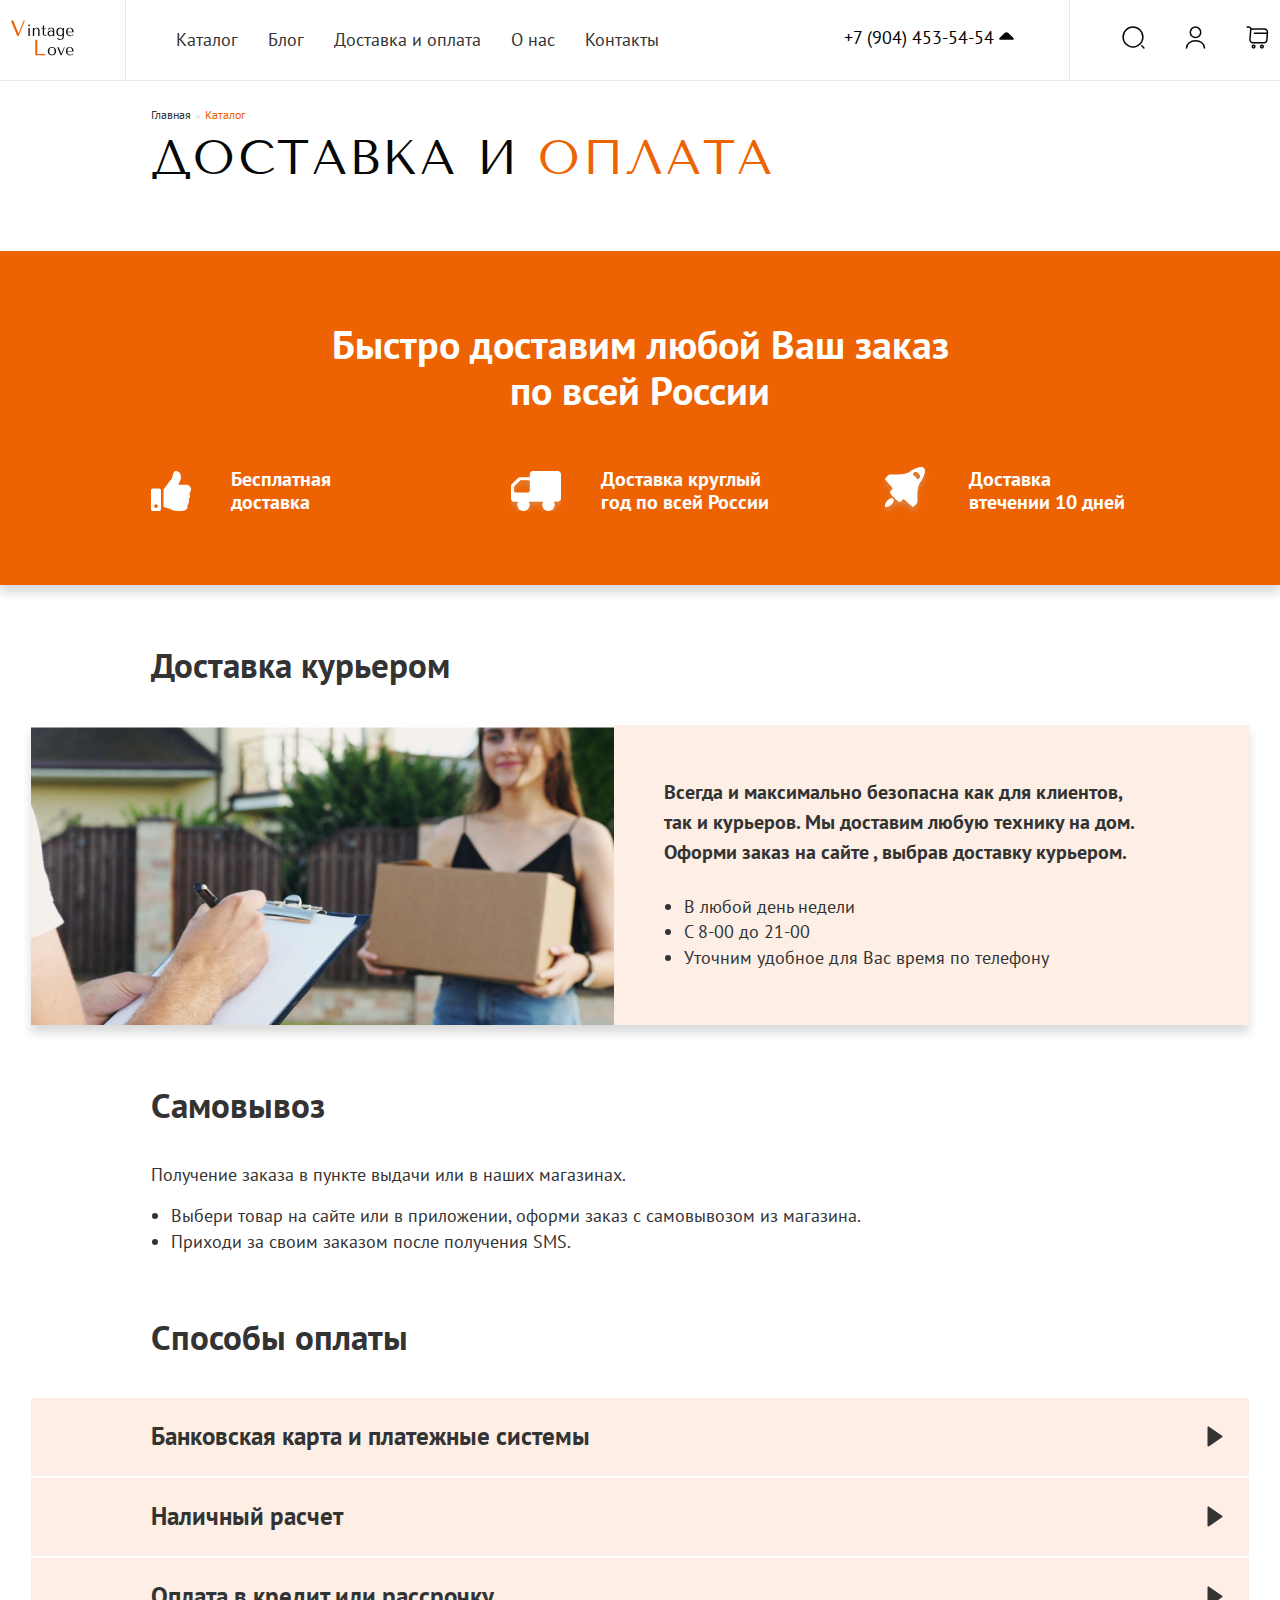
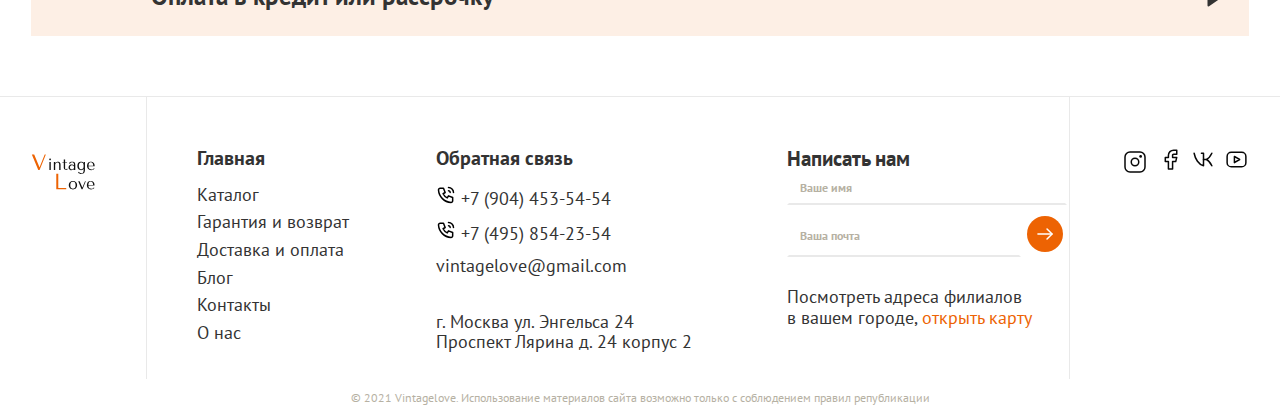
<file: delivery-payment.html>
<!DOCTYPE html>
<html lang="ru">
<head>
  <meta charset="UTF-8">
  <meta name="viewport" content="width=device-width, initial-scale=1.0">
  <title>Vintage Love</title>

  <!-- ============== подключаем шрифты ============== -->

  <link rel="preconnect" href="https://fonts.googleapis.com">
  <link rel="preconnect" href="https://fonts.gstatic.com" crossorigin>
  <link href="https://fonts.googleapis.com/css2?family=PT+Sans:ital,wght@0,400;0,700;1,400;1,700&display=swap" rel="stylesheet">
  <link href="https://fonts.googleapis.com/css2?family=Tenor+Sans&display=swap" rel="stylesheet">

  <!-- ============== фавиконка====================== -->
  
  <link rel="apple-touch-icon" sizes="180x180" href="images/favicon/apple-touch-icon.png">
  <link rel="icon" type="image/png" sizes="32x32" href="images/favicon/favicon-32x32.png">
  <link rel="icon" type="image/png" sizes="16x16" href="images/favicon/favicon-16x16.png">
  <link rel="manifest" href="/site.webmanifest">

  <!-- ============== подключаем стили ============== -->

  <link rel="stylesheet" href="styles/normalize.css">
  <link rel="stylesheet" href="styles/hamburgers.css">
  <link rel="stylesheet" href="styles/modal.css">
  <link rel="stylesheet" href="styles/style_catalog.css">
  <link rel="stylesheet" href="styles/style_delivery.css">
  <link rel="stylesheet" href="styles/style.css">
</head>
<body class="page">

  <!-- ============== шапка ============== -->

  <header class="page-header page-border">
    <div class="page-header--height flex-sb-aicenter">
      <div class="page-header__mainmenu flex-sb-aicenter">

        <!-- ============== логотип ============== -->

        <div  class="page-header__logo">
          <a href="index.html"><svg width="65" height="50" viewBox="0 0 141 109" fill="none" xmlns="http://www.w3.org/2000/svg">
            <path d="M1.44 16.4L15.504 50H18.384L32.016 16.4H29.52L18.336 44.048H18.144L6.624 16.4H1.44Z" fill="#ED6303"/>
            <path d="M39.7888 32.5V50H42.7638V32.5H39.7888ZM39.3688 26.97C39.3688 27.4833 39.5554 27.9267 39.9288 28.3C40.3021 28.6733 40.7454 28.86 41.2588 28.86C41.7721 28.86 42.2154 28.6733 42.5888 28.3C42.9621 27.9267 43.1488 27.4833 43.1488 26.97C43.1488 26.4567 42.9621 26.0133 42.5888 25.64C42.2154 25.2667 41.7721 25.08 41.2588 25.08C40.7454 25.08 40.3021 25.2667 39.9288 25.64C39.5554 26.0133 39.3688 26.4567 39.3688 26.97ZM64.0654 50V38.66C64.0654 38.24 64.0304 37.6683 63.9604 36.945C63.8904 36.1983 63.657 35.475 63.2604 34.775C62.887 34.0517 62.2804 33.4333 61.4404 32.92C60.6004 32.3833 59.4104 32.115 57.8704 32.115C57.1937 32.0917 56.4354 32.2317 55.5954 32.535C54.7554 32.815 53.927 33.3633 53.1104 34.18L52.5504 34.74H52.4104V32.5H49.4354V50H52.4104V39.185C52.4104 38.275 52.5387 37.4933 52.7954 36.84C53.052 36.1867 53.402 35.6383 53.8454 35.195C54.2887 34.7517 54.7904 34.425 55.3504 34.215C55.9337 34.005 56.5287 33.9 57.1354 33.9C58.1154 33.9 58.8737 34.0983 59.4104 34.495C59.947 34.8683 60.332 35.3117 60.5654 35.825C60.822 36.3383 60.9737 36.8517 61.0204 37.365C61.067 37.8783 61.0904 38.2517 61.0904 38.485V50H64.0654ZM68.0223 33.9V32.5H71.0673V27.11H74.0423V32.5H78.2773V33.9H74.0423V45.52C74.0423 45.8 74.0539 46.1267 74.0773 46.5C74.1006 46.85 74.1706 47.1883 74.2873 47.515C74.4039 47.8183 74.5789 48.075 74.8123 48.285C75.0689 48.495 75.4189 48.6 75.8623 48.6C76.4223 48.6 76.8889 48.39 77.2623 47.97C77.6356 47.55 77.9389 47.095 78.1723 46.605L79.8173 48.285C78.6739 49.4283 77.3789 50 75.9323 50C75.3256 50 74.7306 49.895 74.1473 49.685C73.5639 49.475 73.0389 49.16 72.5723 48.74C72.1289 48.2967 71.7673 47.7367 71.4873 47.06C71.2073 46.3833 71.0673 45.59 71.0673 44.68V33.9H68.0223ZM89.3373 32.115C91.0406 32.115 92.3589 32.36 93.2923 32.85C94.2256 33.3167 94.9023 33.935 95.3223 34.705C95.7656 35.475 96.0223 36.3617 96.0923 37.365C96.1623 38.3683 96.1973 39.395 96.1973 40.445V50H93.3623V48.285C92.6856 48.9383 91.8223 49.4633 90.7723 49.86C89.7223 50.2333 88.6723 50.42 87.6223 50.42C86.6189 50.42 85.7323 50.245 84.9623 49.895C84.1923 49.545 83.5506 49.09 83.0373 48.53C82.5239 47.97 82.1389 47.34 81.8823 46.64C81.6256 45.94 81.4973 45.2283 81.4973 44.505C81.4973 43.7583 81.6373 43.0117 81.9173 42.265C82.1973 41.5183 82.6173 40.8533 83.1773 40.27C83.7373 39.6633 84.4256 39.1733 85.2423 38.8C86.0589 38.4267 86.9923 38.24 88.0423 38.24C89.0923 38.24 90.0839 38.45 91.0173 38.87C91.9739 39.2667 92.7556 39.8383 93.3623 40.585V39.08C93.3623 37.1667 93.0706 35.7433 92.4873 34.81C91.9273 33.8767 90.8889 33.41 89.3723 33.41C88.7189 33.41 88.1473 33.4917 87.6573 33.655C87.1673 33.8183 86.7239 34.0517 86.3273 34.355C85.9539 34.635 85.6039 34.9967 85.2773 35.44C84.9506 35.86 84.6239 36.3383 84.2973 36.875L82.4773 35.055C82.8039 34.705 83.1423 34.355 83.4923 34.005C83.8656 33.655 84.3089 33.34 84.8223 33.06C85.3589 32.78 85.9889 32.5583 86.7123 32.395C87.4356 32.2083 88.3106 32.115 89.3373 32.115ZM93.3623 43.07C93.2456 42.79 93.0706 42.4633 92.8373 42.09C92.6273 41.7167 92.3473 41.355 91.9973 41.005C91.6473 40.655 91.2273 40.3633 90.7373 40.13C90.2473 39.8733 89.6639 39.745 88.9873 39.745C88.3106 39.745 87.6923 39.885 87.1323 40.165C86.5723 40.4217 86.0939 40.7717 85.6973 41.215C85.3239 41.635 85.0323 42.1367 84.8223 42.72C84.6123 43.3033 84.5073 43.91 84.5073 44.54C84.5073 45.2867 84.6356 45.94 84.8923 46.5C85.1723 47.0367 85.5223 47.5033 85.9423 47.9C86.3623 48.2733 86.8289 48.5533 87.3423 48.74C87.8556 48.9267 88.3456 49.02 88.8123 49.02C89.2556 49.02 89.6989 48.9383 90.1423 48.775C90.6089 48.6117 91.0406 48.39 91.4373 48.11C91.8573 47.8067 92.2306 47.4567 92.5573 47.06C92.8839 46.6633 93.1523 46.2317 93.3623 45.765V43.07ZM114.294 51.47C114.294 52.5433 114.165 53.4533 113.909 54.2C113.652 54.9467 113.29 55.5533 112.824 56.02C112.38 56.4867 111.844 56.825 111.214 57.035C110.607 57.245 109.954 57.35 109.254 57.35C108.017 57.35 107.014 57.035 106.244 56.405C105.497 55.775 104.809 54.935 104.179 53.885L102.254 55.635C102.417 55.845 102.674 56.1133 103.024 56.44C103.374 56.79 103.817 57.1283 104.354 57.455C104.89 57.805 105.532 58.0967 106.279 58.33C107.025 58.5867 107.877 58.715 108.834 58.715C110.607 58.715 112.042 58.4583 113.139 57.945C114.235 57.455 115.087 56.79 115.694 55.95C116.3 55.11 116.709 54.1417 116.919 53.045C117.152 51.9717 117.269 50.8517 117.269 49.685V32.5H114.294V35.23H114.154C113.874 34.25 113.267 33.4917 112.334 32.955C111.424 32.395 110.222 32.115 108.729 32.115C107.539 32.115 106.454 32.3367 105.474 32.78C104.494 33.2 103.654 33.8067 102.954 34.6C102.254 35.3933 101.705 36.35 101.309 37.47C100.935 38.59 100.749 39.8383 100.749 41.215C100.749 42.615 100.935 43.8867 101.309 45.03C101.705 46.15 102.254 47.1183 102.954 47.935C103.654 48.7283 104.482 49.3467 105.439 49.79C106.419 50.21 107.504 50.42 108.694 50.42C110 50.42 111.132 50.1633 112.089 49.65C113.069 49.1367 113.757 48.32 114.154 47.2H114.294V51.47ZM114.294 42.545C114.294 43.525 114.154 44.3883 113.874 45.135C113.617 45.8817 113.267 46.5117 112.824 47.025C112.38 47.5383 111.867 47.935 111.284 48.215C110.7 48.4717 110.094 48.6 109.464 48.6C108.904 48.6 108.297 48.5067 107.644 48.32C107.014 48.11 106.419 47.7367 105.859 47.2C105.322 46.6633 104.867 45.905 104.494 44.925C104.144 43.945 103.969 42.685 103.969 41.145C103.969 39.5117 104.19 38.2167 104.634 37.26C105.077 36.28 105.59 35.5333 106.174 35.02C106.78 34.5067 107.387 34.18 107.994 34.04C108.624 33.8767 109.114 33.795 109.464 33.795C110.234 33.795 110.922 33.97 111.529 34.32C112.135 34.6467 112.637 35.1017 113.034 35.685C113.454 36.245 113.769 36.8983 113.979 37.645C114.189 38.3917 114.294 39.1617 114.294 39.955V42.545ZM138.393 42.02V41.285C138.393 39.7217 138.172 38.3683 137.728 37.225C137.285 36.0817 136.678 35.1367 135.908 34.39C135.162 33.6433 134.287 33.0833 133.283 32.71C132.28 32.3367 131.218 32.15 130.098 32.15C128.908 32.15 127.812 32.36 126.808 32.78C125.805 33.1767 124.93 33.7717 124.183 34.565C123.437 35.335 122.853 36.28 122.433 37.4C122.013 38.4967 121.803 39.745 121.803 41.145C121.803 42.3117 121.978 43.455 122.328 44.575C122.702 45.6717 123.25 46.6633 123.973 47.55C124.72 48.4133 125.653 49.1133 126.773 49.65C127.917 50.1633 129.258 50.42 130.798 50.42C132.292 50.42 133.668 50.1633 134.928 49.65C136.188 49.1133 137.285 48.355 138.218 47.375L137.098 46.255C136.608 46.675 136.142 47.06 135.698 47.41C135.278 47.76 134.847 48.0517 134.403 48.285C133.96 48.5183 133.493 48.705 133.003 48.845C132.537 48.9617 132.012 49.02 131.428 49.02C130.775 49.02 130.075 48.9267 129.328 48.74C128.605 48.53 127.928 48.1683 127.298 47.655C126.668 47.1417 126.143 46.43 125.723 45.52C125.303 44.61 125.093 43.4433 125.093 42.02H138.393ZM125.093 40.62C125.093 39.6867 125.187 38.7883 125.373 37.925C125.583 37.0383 125.887 36.2567 126.283 35.58C126.703 34.9033 127.228 34.3667 127.858 33.97C128.488 33.55 129.235 33.34 130.098 33.34C131.755 33.34 133.038 33.9933 133.948 35.3C134.882 36.5833 135.348 38.3567 135.348 40.62H125.093Z" fill="#111111"/>
            <path d="M54.76 92V58.4H59.128V89.36H76.456V92H54.76Z" fill="#ED6303"/>
            <path d="M100.155 83.285C100.155 84.4983 99.945 85.665 99.525 86.785C99.105 87.8817 98.4983 88.85 97.705 89.69C96.935 90.53 95.99 91.195 94.87 91.685C93.7733 92.175 92.5367 92.42 91.16 92.42C89.76 92.42 88.4883 92.175 87.345 91.685C86.225 91.1717 85.2683 90.495 84.475 89.655C83.705 88.815 83.0983 87.8467 82.655 86.75C82.235 85.63 82.025 84.475 82.025 83.285C82.025 82.0717 82.235 80.9167 82.655 79.82C83.0983 78.7 83.705 77.72 84.475 76.88C85.2683 76.04 86.225 75.375 87.345 74.885C88.4883 74.3717 89.76 74.115 91.16 74.115C92.5367 74.115 93.7733 74.3717 94.87 74.885C95.99 75.375 96.935 76.04 97.705 76.88C98.4983 77.72 99.105 78.7 99.525 79.82C99.945 80.9167 100.155 82.0717 100.155 83.285ZM96.83 83.285C96.83 81.6517 96.655 80.3333 96.305 79.33C95.955 78.3033 95.5 77.51 94.94 76.95C94.38 76.39 93.7617 76.0167 93.085 75.83C92.4083 75.62 91.755 75.515 91.125 75.515C90.495 75.515 89.8417 75.62 89.165 75.83C88.4883 76.0167 87.8583 76.39 87.275 76.95C86.715 77.51 86.2483 78.3033 85.875 79.33C85.525 80.3333 85.35 81.6517 85.35 83.285C85.35 84.895 85.525 86.2133 85.875 87.24C86.2483 88.2433 86.715 89.025 87.275 89.585C87.8583 90.145 88.4883 90.53 89.165 90.74C89.8417 90.9267 90.495 91.02 91.125 91.02C91.755 91.02 92.4083 90.9267 93.085 90.74C93.7617 90.53 94.38 90.145 94.94 89.585C95.5 89.025 95.955 88.2433 96.305 87.24C96.655 86.2133 96.83 84.895 96.83 83.285ZM102.611 74.5L109.891 92H111.991L119.061 74.5H117.416L111.746 88.535H111.536L105.691 74.5H102.611ZM138.093 84.02V83.285C138.093 81.7217 137.871 80.3683 137.428 79.225C136.984 78.0817 136.378 77.1367 135.608 76.39C134.861 75.6433 133.986 75.0833 132.983 74.71C131.979 74.3367 130.918 74.15 129.798 74.15C128.608 74.15 127.511 74.36 126.508 74.78C125.504 75.1767 124.629 75.7717 123.883 76.565C123.136 77.335 122.553 78.28 122.133 79.4C121.713 80.4967 121.503 81.745 121.503 83.145C121.503 84.3117 121.678 85.455 122.028 86.575C122.401 87.6717 122.949 88.6633 123.673 89.55C124.419 90.4133 125.353 91.1133 126.473 91.65C127.616 92.1633 128.958 92.42 130.498 92.42C131.991 92.42 133.368 92.1633 134.628 91.65C135.888 91.1133 136.984 90.355 137.918 89.375L136.798 88.255C136.308 88.675 135.841 89.06 135.398 89.41C134.978 89.76 134.546 90.0517 134.103 90.285C133.659 90.5183 133.193 90.705 132.703 90.845C132.236 90.9617 131.711 91.02 131.128 91.02C130.474 91.02 129.774 90.9267 129.028 90.74C128.304 90.53 127.628 90.1683 126.998 89.655C126.368 89.1417 125.843 88.43 125.423 87.52C125.003 86.61 124.793 85.4433 124.793 84.02H138.093ZM124.793 82.62C124.793 81.6867 124.886 80.7883 125.073 79.925C125.283 79.0383 125.586 78.2567 125.983 77.58C126.403 76.9033 126.928 76.3667 127.558 75.97C128.188 75.55 128.934 75.34 129.798 75.34C131.454 75.34 132.738 75.9933 133.648 77.3C134.581 78.5833 135.048 80.3567 135.048 82.62H124.793Z" fill="#111111"/>
            </svg></a>
        </div>
          <!-- меню -->
          <button class="hamburger hamburger--elastic" type="button">
            <span class="hamburger-box">
              <span class="hamburger-inner"></span>
            </span>
          </button>

        <nav class="page-header__nav">
          <ul class="mainmenu">
            <li class="mainmenu__item"><a href="catalog.html">Каталог</a></li>
            <li class="mainmenu__item"><a href="404.html">Блог</a></li>
            <li class="mainmenu__item"><a href="delivery-payment.html">Доставка и оплата</a></li>
            <li class="mainmenu__item"><a href="404.html">О нас</a></li>
            <li class="mainmenu__item"><a href="404.html">Контакты</a></li>
          </ul>
        </nav>
      </div>

        <div  class="page-header__logo-two">
          <a href="index.html"><svg width="65" height="50" viewBox="0 0 141 109" fill="none" xmlns="http://www.w3.org/2000/svg">
            <path d="M1.44 16.4L15.504 50H18.384L32.016 16.4H29.52L18.336 44.048H18.144L6.624 16.4H1.44Z" fill="#ED6303"/>
            <path d="M39.7888 32.5V50H42.7638V32.5H39.7888ZM39.3688 26.97C39.3688 27.4833 39.5554 27.9267 39.9288 28.3C40.3021 28.6733 40.7454 28.86 41.2588 28.86C41.7721 28.86 42.2154 28.6733 42.5888 28.3C42.9621 27.9267 43.1488 27.4833 43.1488 26.97C43.1488 26.4567 42.9621 26.0133 42.5888 25.64C42.2154 25.2667 41.7721 25.08 41.2588 25.08C40.7454 25.08 40.3021 25.2667 39.9288 25.64C39.5554 26.0133 39.3688 26.4567 39.3688 26.97ZM64.0654 50V38.66C64.0654 38.24 64.0304 37.6683 63.9604 36.945C63.8904 36.1983 63.657 35.475 63.2604 34.775C62.887 34.0517 62.2804 33.4333 61.4404 32.92C60.6004 32.3833 59.4104 32.115 57.8704 32.115C57.1937 32.0917 56.4354 32.2317 55.5954 32.535C54.7554 32.815 53.927 33.3633 53.1104 34.18L52.5504 34.74H52.4104V32.5H49.4354V50H52.4104V39.185C52.4104 38.275 52.5387 37.4933 52.7954 36.84C53.052 36.1867 53.402 35.6383 53.8454 35.195C54.2887 34.7517 54.7904 34.425 55.3504 34.215C55.9337 34.005 56.5287 33.9 57.1354 33.9C58.1154 33.9 58.8737 34.0983 59.4104 34.495C59.947 34.8683 60.332 35.3117 60.5654 35.825C60.822 36.3383 60.9737 36.8517 61.0204 37.365C61.067 37.8783 61.0904 38.2517 61.0904 38.485V50H64.0654ZM68.0223 33.9V32.5H71.0673V27.11H74.0423V32.5H78.2773V33.9H74.0423V45.52C74.0423 45.8 74.0539 46.1267 74.0773 46.5C74.1006 46.85 74.1706 47.1883 74.2873 47.515C74.4039 47.8183 74.5789 48.075 74.8123 48.285C75.0689 48.495 75.4189 48.6 75.8623 48.6C76.4223 48.6 76.8889 48.39 77.2623 47.97C77.6356 47.55 77.9389 47.095 78.1723 46.605L79.8173 48.285C78.6739 49.4283 77.3789 50 75.9323 50C75.3256 50 74.7306 49.895 74.1473 49.685C73.5639 49.475 73.0389 49.16 72.5723 48.74C72.1289 48.2967 71.7673 47.7367 71.4873 47.06C71.2073 46.3833 71.0673 45.59 71.0673 44.68V33.9H68.0223ZM89.3373 32.115C91.0406 32.115 92.3589 32.36 93.2923 32.85C94.2256 33.3167 94.9023 33.935 95.3223 34.705C95.7656 35.475 96.0223 36.3617 96.0923 37.365C96.1623 38.3683 96.1973 39.395 96.1973 40.445V50H93.3623V48.285C92.6856 48.9383 91.8223 49.4633 90.7723 49.86C89.7223 50.2333 88.6723 50.42 87.6223 50.42C86.6189 50.42 85.7323 50.245 84.9623 49.895C84.1923 49.545 83.5506 49.09 83.0373 48.53C82.5239 47.97 82.1389 47.34 81.8823 46.64C81.6256 45.94 81.4973 45.2283 81.4973 44.505C81.4973 43.7583 81.6373 43.0117 81.9173 42.265C82.1973 41.5183 82.6173 40.8533 83.1773 40.27C83.7373 39.6633 84.4256 39.1733 85.2423 38.8C86.0589 38.4267 86.9923 38.24 88.0423 38.24C89.0923 38.24 90.0839 38.45 91.0173 38.87C91.9739 39.2667 92.7556 39.8383 93.3623 40.585V39.08C93.3623 37.1667 93.0706 35.7433 92.4873 34.81C91.9273 33.8767 90.8889 33.41 89.3723 33.41C88.7189 33.41 88.1473 33.4917 87.6573 33.655C87.1673 33.8183 86.7239 34.0517 86.3273 34.355C85.9539 34.635 85.6039 34.9967 85.2773 35.44C84.9506 35.86 84.6239 36.3383 84.2973 36.875L82.4773 35.055C82.8039 34.705 83.1423 34.355 83.4923 34.005C83.8656 33.655 84.3089 33.34 84.8223 33.06C85.3589 32.78 85.9889 32.5583 86.7123 32.395C87.4356 32.2083 88.3106 32.115 89.3373 32.115ZM93.3623 43.07C93.2456 42.79 93.0706 42.4633 92.8373 42.09C92.6273 41.7167 92.3473 41.355 91.9973 41.005C91.6473 40.655 91.2273 40.3633 90.7373 40.13C90.2473 39.8733 89.6639 39.745 88.9873 39.745C88.3106 39.745 87.6923 39.885 87.1323 40.165C86.5723 40.4217 86.0939 40.7717 85.6973 41.215C85.3239 41.635 85.0323 42.1367 84.8223 42.72C84.6123 43.3033 84.5073 43.91 84.5073 44.54C84.5073 45.2867 84.6356 45.94 84.8923 46.5C85.1723 47.0367 85.5223 47.5033 85.9423 47.9C86.3623 48.2733 86.8289 48.5533 87.3423 48.74C87.8556 48.9267 88.3456 49.02 88.8123 49.02C89.2556 49.02 89.6989 48.9383 90.1423 48.775C90.6089 48.6117 91.0406 48.39 91.4373 48.11C91.8573 47.8067 92.2306 47.4567 92.5573 47.06C92.8839 46.6633 93.1523 46.2317 93.3623 45.765V43.07ZM114.294 51.47C114.294 52.5433 114.165 53.4533 113.909 54.2C113.652 54.9467 113.29 55.5533 112.824 56.02C112.38 56.4867 111.844 56.825 111.214 57.035C110.607 57.245 109.954 57.35 109.254 57.35C108.017 57.35 107.014 57.035 106.244 56.405C105.497 55.775 104.809 54.935 104.179 53.885L102.254 55.635C102.417 55.845 102.674 56.1133 103.024 56.44C103.374 56.79 103.817 57.1283 104.354 57.455C104.89 57.805 105.532 58.0967 106.279 58.33C107.025 58.5867 107.877 58.715 108.834 58.715C110.607 58.715 112.042 58.4583 113.139 57.945C114.235 57.455 115.087 56.79 115.694 55.95C116.3 55.11 116.709 54.1417 116.919 53.045C117.152 51.9717 117.269 50.8517 117.269 49.685V32.5H114.294V35.23H114.154C113.874 34.25 113.267 33.4917 112.334 32.955C111.424 32.395 110.222 32.115 108.729 32.115C107.539 32.115 106.454 32.3367 105.474 32.78C104.494 33.2 103.654 33.8067 102.954 34.6C102.254 35.3933 101.705 36.35 101.309 37.47C100.935 38.59 100.749 39.8383 100.749 41.215C100.749 42.615 100.935 43.8867 101.309 45.03C101.705 46.15 102.254 47.1183 102.954 47.935C103.654 48.7283 104.482 49.3467 105.439 49.79C106.419 50.21 107.504 50.42 108.694 50.42C110 50.42 111.132 50.1633 112.089 49.65C113.069 49.1367 113.757 48.32 114.154 47.2H114.294V51.47ZM114.294 42.545C114.294 43.525 114.154 44.3883 113.874 45.135C113.617 45.8817 113.267 46.5117 112.824 47.025C112.38 47.5383 111.867 47.935 111.284 48.215C110.7 48.4717 110.094 48.6 109.464 48.6C108.904 48.6 108.297 48.5067 107.644 48.32C107.014 48.11 106.419 47.7367 105.859 47.2C105.322 46.6633 104.867 45.905 104.494 44.925C104.144 43.945 103.969 42.685 103.969 41.145C103.969 39.5117 104.19 38.2167 104.634 37.26C105.077 36.28 105.59 35.5333 106.174 35.02C106.78 34.5067 107.387 34.18 107.994 34.04C108.624 33.8767 109.114 33.795 109.464 33.795C110.234 33.795 110.922 33.97 111.529 34.32C112.135 34.6467 112.637 35.1017 113.034 35.685C113.454 36.245 113.769 36.8983 113.979 37.645C114.189 38.3917 114.294 39.1617 114.294 39.955V42.545ZM138.393 42.02V41.285C138.393 39.7217 138.172 38.3683 137.728 37.225C137.285 36.0817 136.678 35.1367 135.908 34.39C135.162 33.6433 134.287 33.0833 133.283 32.71C132.28 32.3367 131.218 32.15 130.098 32.15C128.908 32.15 127.812 32.36 126.808 32.78C125.805 33.1767 124.93 33.7717 124.183 34.565C123.437 35.335 122.853 36.28 122.433 37.4C122.013 38.4967 121.803 39.745 121.803 41.145C121.803 42.3117 121.978 43.455 122.328 44.575C122.702 45.6717 123.25 46.6633 123.973 47.55C124.72 48.4133 125.653 49.1133 126.773 49.65C127.917 50.1633 129.258 50.42 130.798 50.42C132.292 50.42 133.668 50.1633 134.928 49.65C136.188 49.1133 137.285 48.355 138.218 47.375L137.098 46.255C136.608 46.675 136.142 47.06 135.698 47.41C135.278 47.76 134.847 48.0517 134.403 48.285C133.96 48.5183 133.493 48.705 133.003 48.845C132.537 48.9617 132.012 49.02 131.428 49.02C130.775 49.02 130.075 48.9267 129.328 48.74C128.605 48.53 127.928 48.1683 127.298 47.655C126.668 47.1417 126.143 46.43 125.723 45.52C125.303 44.61 125.093 43.4433 125.093 42.02H138.393ZM125.093 40.62C125.093 39.6867 125.187 38.7883 125.373 37.925C125.583 37.0383 125.887 36.2567 126.283 35.58C126.703 34.9033 127.228 34.3667 127.858 33.97C128.488 33.55 129.235 33.34 130.098 33.34C131.755 33.34 133.038 33.9933 133.948 35.3C134.882 36.5833 135.348 38.3567 135.348 40.62H125.093Z" fill="#111111"/>
            <path d="M54.76 92V58.4H59.128V89.36H76.456V92H54.76Z" fill="#ED6303"/>
            <path d="M100.155 83.285C100.155 84.4983 99.945 85.665 99.525 86.785C99.105 87.8817 98.4983 88.85 97.705 89.69C96.935 90.53 95.99 91.195 94.87 91.685C93.7733 92.175 92.5367 92.42 91.16 92.42C89.76 92.42 88.4883 92.175 87.345 91.685C86.225 91.1717 85.2683 90.495 84.475 89.655C83.705 88.815 83.0983 87.8467 82.655 86.75C82.235 85.63 82.025 84.475 82.025 83.285C82.025 82.0717 82.235 80.9167 82.655 79.82C83.0983 78.7 83.705 77.72 84.475 76.88C85.2683 76.04 86.225 75.375 87.345 74.885C88.4883 74.3717 89.76 74.115 91.16 74.115C92.5367 74.115 93.7733 74.3717 94.87 74.885C95.99 75.375 96.935 76.04 97.705 76.88C98.4983 77.72 99.105 78.7 99.525 79.82C99.945 80.9167 100.155 82.0717 100.155 83.285ZM96.83 83.285C96.83 81.6517 96.655 80.3333 96.305 79.33C95.955 78.3033 95.5 77.51 94.94 76.95C94.38 76.39 93.7617 76.0167 93.085 75.83C92.4083 75.62 91.755 75.515 91.125 75.515C90.495 75.515 89.8417 75.62 89.165 75.83C88.4883 76.0167 87.8583 76.39 87.275 76.95C86.715 77.51 86.2483 78.3033 85.875 79.33C85.525 80.3333 85.35 81.6517 85.35 83.285C85.35 84.895 85.525 86.2133 85.875 87.24C86.2483 88.2433 86.715 89.025 87.275 89.585C87.8583 90.145 88.4883 90.53 89.165 90.74C89.8417 90.9267 90.495 91.02 91.125 91.02C91.755 91.02 92.4083 90.9267 93.085 90.74C93.7617 90.53 94.38 90.145 94.94 89.585C95.5 89.025 95.955 88.2433 96.305 87.24C96.655 86.2133 96.83 84.895 96.83 83.285ZM102.611 74.5L109.891 92H111.991L119.061 74.5H117.416L111.746 88.535H111.536L105.691 74.5H102.611ZM138.093 84.02V83.285C138.093 81.7217 137.871 80.3683 137.428 79.225C136.984 78.0817 136.378 77.1367 135.608 76.39C134.861 75.6433 133.986 75.0833 132.983 74.71C131.979 74.3367 130.918 74.15 129.798 74.15C128.608 74.15 127.511 74.36 126.508 74.78C125.504 75.1767 124.629 75.7717 123.883 76.565C123.136 77.335 122.553 78.28 122.133 79.4C121.713 80.4967 121.503 81.745 121.503 83.145C121.503 84.3117 121.678 85.455 122.028 86.575C122.401 87.6717 122.949 88.6633 123.673 89.55C124.419 90.4133 125.353 91.1133 126.473 91.65C127.616 92.1633 128.958 92.42 130.498 92.42C131.991 92.42 133.368 92.1633 134.628 91.65C135.888 91.1133 136.984 90.355 137.918 89.375L136.798 88.255C136.308 88.675 135.841 89.06 135.398 89.41C134.978 89.76 134.546 90.0517 134.103 90.285C133.659 90.5183 133.193 90.705 132.703 90.845C132.236 90.9617 131.711 91.02 131.128 91.02C130.474 91.02 129.774 90.9267 129.028 90.74C128.304 90.53 127.628 90.1683 126.998 89.655C126.368 89.1417 125.843 88.43 125.423 87.52C125.003 86.61 124.793 85.4433 124.793 84.02H138.093ZM124.793 82.62C124.793 81.6867 124.886 80.7883 125.073 79.925C125.283 79.0383 125.586 78.2567 125.983 77.58C126.403 76.9033 126.928 76.3667 127.558 75.97C128.188 75.55 128.934 75.34 129.798 75.34C131.454 75.34 132.738 75.9933 133.648 77.3C134.581 78.5833 135.048 80.3567 135.048 82.62H124.793Z" fill="#111111"/>
            </svg></a>
        </div>


      <!-- телефон, поиск корзина -->
      <div class="page-header__tools flex-sb-aicenter">
        <div class="page-header__tel">
            
<!-- ===============выпадающее меню============ -->

            <div class="telephon-dropdown">
              <button onclick="myFunction()" class="dropbtn">   <!-- кнопка  -->

                     <span class="tel-content">+7 (904) 453-54-54</span>
              
                  <span class="svg-list">
                      <svg class="svg-top rotate" width="25" height="24" viewBox="0 0 25 24" fill="none" xmlns="http://www.w3.org/2000/svg">
                          <path d="M5.54163 10.02L8.88538 13.23L10.927 15.2C11.7916 16.03 13.1979 16.03 14.0625 15.2L19.4583 10.02C20.1666 9.34001 19.6562 8.18001 18.6666 8.18001L12.8229 8.18001L6.3333 8.18001C5.3333 8.18001 4.8333 9.34001 5.54163 10.02Z" fill="#070707"/>
                      </svg>
                  </span>
               </button>

        <ul id="myDropdown"  class="dropdown-content show"> <!-- выпадающее меню  -->
            <li>
              <svg class="svg-qiwi" width="215" height="42" viewBox="0 0 44 42" fill="none" xmlns="http://www.w3.org/2000/svg">
                  <path d="M13.5 -44.991C13.4993 -46.3056 13.7578 -47.6074 14.2605 -48.822C14.7633 -50.0367 15.5005 -51.1403 16.4301 -52.0699C17.3596 -52.9994 18.4633 -53.7367 19.6779 -54.2394C20.8926 -54.7422 22.1944 -55.0006 23.509 -55H33.486C34.7974 -55.0023 36.0963 -54.7447 37.3076 -54.242C38.5189 -53.7394 39.6186 -53.0017 40.5431 -52.0716C41.4676 -51.1415 42.1987 -50.0374 42.694 -48.8231C43.1894 -47.6088 43.4392 -46.3084 43.429 -44.997L42.561 86.997C42.524 92.522 38.012 97 32.496 97H23.5C17.977 97 13.5 92.515 13.5 86.991V42C13.5 39.238 11.965 35.363 10.077 33.35L1.92298 24.65C0.0329757 22.634 0.0349756 19.363 1.92298 17.35L10.077 8.65002C11.967 6.63502 13.5 2.75802 13.5 1.52588e-05V-44.99V-44.991Z" fill="white"/>
                  <path d="M42.061 86.994C42.026 92.241 37.739 96.5 32.496 96.5H23.499C18.254 96.5 14 92.241 14 86.991V42C14 39.113 12.418 35.114 10.442 33.007L2.28699 24.309C0.57799 22.486 0.57899 19.513 2.28699 17.691L10.442 8.99302C12.418 6.88502 14 2.88602 14 1.52588e-05V-44.991C13.9993 -46.2399 14.2458 -47.4767 14.7235 -48.6307C15.2011 -49.7847 15.9015 -50.8332 16.7846 -51.7163C17.6678 -52.5995 18.7163 -53.2999 19.8703 -53.7775C21.0243 -54.2551 22.2611 -54.5006 23.51 -54.5H33.486C34.7315 -54.5023 35.9651 -54.2577 37.1156 -53.7804C38.266 -53.3031 39.3104 -52.6025 40.1885 -51.7191C41.0666 -50.8357 41.7608 -49.7871 42.2312 -48.6338C42.7016 -47.4805 42.9388 -46.2455 42.929 -45" stroke="black" stroke-opacity="0.1"/>
              </svg>
           </li>
                
            <li>
                <a href="+79044535454">
                    <span> +7 (904) 453-54-54</span>
                </a>
            </li>
            <li>
                <a href="+74958542354">
                    <span> +7 (495) 854-23-54</span>
                </a>
            </li>
            <li>
                <a href="vintagelove@gmail.com">
                    <span class="span__dropdown"> vintagelove@gmail.com</span>
                </a>
            </li>
            <li class="border__dropdown"></li>
            <li>  
            <div class="icons-dropdown">
                <a href="">
                <svg class="icons-dropdown__item" width="22" height="22" viewBox="0 0 22 22" fill="none" xmlns="http://www.w3.org/2000/svg">
                    <path d="M16 1H6C3.23858 1 1 3.23858 1 6V16C1 18.7614 3.23858 21 6 21H16C18.7614 21 21 18.7614 21 16V6C21 3.23858 18.7614 1 16 1Z" stroke="#070707" stroke-width="1.5" stroke-linecap="round" stroke-linejoin="round"/>
                    <path d="M11 14.75C13.0711 14.75 14.75 13.0711 14.75 11C14.75 8.92893 13.0711 7.25 11 7.25C8.92893 7.25 7.25 8.92893 7.25 11C7.25 13.0711 8.92893 14.75 11 14.75Z" stroke="#070707" stroke-width="1.5" stroke-linecap="round" stroke-linejoin="round"/>
                    </svg>
                </a>
                <a href="">
                    <svg class="icons-dropdown__item" width="14" height="21" viewBox="0 0 14 21" fill="none" xmlns="http://www.w3.org/2000/svg">
                        <path d="M1.29175 8.41667V12.5833H4.41675V19.875H8.58342V12.5833H11.7084L12.7501 8.41667H8.58342V6.33333C8.58342 6.05707 8.69316 5.79211 8.88851 5.59676C9.08386 5.40141 9.34881 5.29167 9.62508 5.29167H12.7501V1.125H9.62508C8.24375 1.125 6.91899 1.67373 5.94223 2.65049C4.96548 3.62724 4.41675 4.952 4.41675 6.33333V8.41667H1.29175Z" stroke="#070707" stroke-width="1.5" stroke-linecap="round" stroke-linejoin="round"/>
                        </svg>
                    </a>
                    <a href="">
                        <svg class="icons-dropdown__item" width="20" height="15" viewBox="0 0 20 15" fill="none" xmlns="http://www.w3.org/2000/svg">
                            <path d="M8.41667 1.25H10.5V13.75C5.8125 12.7083 2.16667 6.97917 1.125 1.25" stroke="#070707" stroke-width="1.5" stroke-linecap="round" stroke-linejoin="round"/>
                            <path d="M18.8333 1.25C17.7917 3.33333 15.7083 6.45833 13.625 7.5H10.5" stroke="#070707" stroke-width="1.5" stroke-linecap="round" stroke-linejoin="round"/>
                            <path d="M18.8333 13.75C17.7917 11.6667 15.7083 8.54167 13.625 7.5" stroke="#070707" stroke-width="1.5" stroke-linecap="round" stroke-linejoin="round"/>
                            </svg>
                        </a>
                        <a href="">
                            <svg class="icons-dropdown__item" width="21" height="17" viewBox="0 0 21 17" fill="none" xmlns="http://www.w3.org/2000/svg">
                                <path d="M15.7083 1.2085H5.29167C2.99048 1.2085 1.125 3.07398 1.125 5.37516V11.6252C1.125 13.9264 2.99048 15.7918 5.29167 15.7918H15.7083C18.0095 15.7918 19.875 13.9264 19.875 11.6252V5.37516C19.875 3.07398 18.0095 1.2085 15.7083 1.2085Z" stroke="#070707" stroke-width="1.5" stroke-linecap="round" stroke-linejoin="round"/>
                                <path d="M8.41675 5.375L13.6251 8.5L8.41675 11.625V5.375Z" stroke="#070707" stroke-width="1.5" stroke-linecap="round" stroke-linejoin="round"/>
                                </svg>
                            </a>
                                
              </div>
            </li>
        </ul>
        </div>
        </div>
        <div class="page-header__border"></div>
        <div class="header-icons flex-sb-aicenter">
          <a href="#"><svg class="header-icons__item" width="25" height="25" viewBox="0 0 25 25" fill="none" xmlns="http://www.w3.org/2000/svg">
            <path d="M11.9791 21.875C17.4445 21.875 21.875 17.4445 21.875 11.9792C21.875 6.51386 17.4445 2.08334 11.9791 2.08334C6.51383 2.08334 2.08331 6.51386 2.08331 11.9792C2.08331 17.4445 6.51383 21.875 11.9791 21.875Z" stroke="#070707" stroke-width="1.5" stroke-linecap="round" stroke-linejoin="round"/>
            <path d="M22.9166 22.9167L20.8333 20.8333" stroke="#070707" stroke-width="1.5" stroke-linecap="round" stroke-linejoin="round"/>
            </svg></a>

          <a class="header-icons__ac js-open-modal" href="#" data-modal="1"><svg class="header-icons__item" width="25" height="25" viewBox="0 0 25 25" fill="none" xmlns="http://www.w3.org/2000/svg">
            <path d="M12.5 12.5C15.3765 12.5 17.7084 10.1682 17.7084 7.29168C17.7084 4.41519 15.3765 2.08334 12.5 2.08334C9.62354 2.08334 7.29169 4.41519 7.29169 7.29168C7.29169 10.1682 9.62354 12.5 12.5 12.5Z" stroke="#070707" stroke-width="1.5" stroke-linecap="round" stroke-linejoin="round"/>
            <path d="M21.4479 22.9167C21.4479 18.8854 17.4375 15.625 12.5 15.625C7.56248 15.625 3.55206 18.8854 3.55206 22.9167" stroke="#070707" stroke-width="1.5" stroke-linecap="round" stroke-linejoin="round"/>
            </svg></a>

          <a href="basket.html"><svg class="header-icons__item" width="25" height="25" viewBox="0 0 25 25" fill="none" xmlns="http://www.w3.org/2000/svg">
            <path d="M2.08331 2.08334H3.89582C5.02082 2.08334 5.90623 3.05209 5.81248 4.16668L4.9479 14.5417C4.80206 16.2396 6.14581 17.6979 7.85414 17.6979H18.9479C20.4479 17.6979 21.7604 16.4688 21.875 14.9792L22.4375 7.16668C22.5625 5.43752 21.25 4.03126 19.5104 4.03126H6.06249" stroke="#070707" stroke-width="1.5" stroke-miterlimit="10" stroke-linecap="round" stroke-linejoin="round"/>
            <path d="M16.9271 22.9167C17.6462 22.9167 18.2292 22.3337 18.2292 21.6146C18.2292 20.8955 17.6462 20.3125 16.9271 20.3125C16.208 20.3125 15.625 20.8955 15.625 21.6146C15.625 22.3337 16.208 22.9167 16.9271 22.9167Z" stroke="#070707" stroke-width="1.5" stroke-miterlimit="10" stroke-linecap="round" stroke-linejoin="round"/>
            <path d="M8.59377 22.9167C9.31289 22.9167 9.89585 22.3337 9.89585 21.6146C9.89585 20.8955 9.31289 20.3125 8.59377 20.3125C7.87465 20.3125 7.29169 20.8955 7.29169 21.6146C7.29169 22.3337 7.87465 22.9167 8.59377 22.9167Z" stroke="#070707" stroke-width="1.5" stroke-miterlimit="10" stroke-linecap="round" stroke-linejoin="round"/>
            <path d="M9.375 8.33334H21.875" stroke="#070707" stroke-width="1.5" stroke-miterlimit="10" stroke-linecap="round" stroke-linejoin="round"/>
            </svg></a>
        </div>


      

    </div>

    </div>
  </header>


  <!-- Модальное окно -->
  <div class="modal-window">
    <div class="modal" data-modal="1">
        <!--   Svg иконка для закрытия окна  -->
        <svg class="modal__cross js-modal-close" xmlns="http://www.w3.org/2000/svg"               viewBox="0 0 24 24"><path d="M23.954 21.03l-9.184-9.095 9.092-9.174-2.832-2.807-9.09 9.179-9.176-9.088-2.81 2.81 9.186 9.105-9.095 9.184 2.81 2.81 9.112-9.192 9.18 9.1z"/></svg>
        <p class="modal__title">Вход</p>
        <div class="modal-border"></div>
        <div class="input">
          <div class="input__form">
            <form class="form">
              <p id="message"></p>
              <input class="form__item" id="email" type="text" placeholder="Эл. почта или телефон" required>
              <div class="password">
                <input type="password" id="password-input" class="form__item" placeholder="Пароль" name="password" pattern="[0-9a-fA-F]{4,12}" required>
                <a href="#" class="password-control" onclick="return show_hide_password(this);"></a>
              </div>

              <div class="checkbox-form flex-sb-aicenter">
                <label class="contact-form__terms checkbox">
                  <input type="checkbox" class="checkbox__input" checked>
                  <span class="checkbox__text">Запомнить меня</span>
                </label>
                <a class="remind-password" href="">Напомнить пароль</a>
              </div>

              <button class="modal-button" type="submit" onClick="ValidMail();">Войти</button>
              <a class="register" href="">Зарегестрироваться</a>

            </form>
          </div>
          <div class="input__border">
            <div class="input__border-line"></div>
            <div class="input__border-text">Или</div>
            <div class="input__border-line"></div>
          </div>
          <div class="input__social">
            <p class="input__social-text">Войти как пользователь</p>

            <a class="input__social-link" href="">
              <svg width="85" height="23" viewBox="0 0 85 23" fill="none" xmlns="http://www.w3.org/2000/svg">
                <path d="M13.53 5.4H20.388V6.732H15.024V11.034H20.028V12.366H15.024V18H13.53V5.4ZM22.5408 9.666C22.9968 9.39 23.5248 9.186 24.1248 9.054C24.7368 8.922 25.3728 8.856 26.0328 8.856C26.6568 8.856 27.1548 8.94 27.5268 9.108C27.9108 9.276 28.1988 9.498 28.3908 9.774C28.5948 10.038 28.7268 10.332 28.7868 10.656C28.8588 10.98 28.8948 11.304 28.8948 11.628C28.8948 12.348 28.8768 13.05 28.8408 13.734C28.8048 14.418 28.7868 15.066 28.7868 15.678C28.7868 16.122 28.8048 16.542 28.8408 16.938C28.8768 17.334 28.9428 17.7 29.0388 18.036H27.9768L27.5988 16.776H27.5088C27.4008 16.944 27.2628 17.112 27.0948 17.28C26.9388 17.436 26.7468 17.58 26.5188 17.712C26.2908 17.832 26.0268 17.934 25.7268 18.018C25.4268 18.102 25.0848 18.144 24.7008 18.144C24.3168 18.144 23.9568 18.084 23.6208 17.964C23.2968 17.844 23.0148 17.676 22.7748 17.46C22.5348 17.232 22.3428 16.962 22.1988 16.65C22.0668 16.338 22.0008 15.984 22.0008 15.588C22.0008 15.06 22.1088 14.622 22.3248 14.274C22.5408 13.914 22.8408 13.632 23.2248 13.428C23.6208 13.212 24.0888 13.062 24.6288 12.978C25.1808 12.882 25.7868 12.834 26.4468 12.834C26.6148 12.834 26.7768 12.834 26.9328 12.834C27.1008 12.834 27.2688 12.846 27.4368 12.87C27.4728 12.51 27.4908 12.186 27.4908 11.898C27.4908 11.238 27.3588 10.776 27.0948 10.512C26.8308 10.248 26.3508 10.116 25.6548 10.116C25.4508 10.116 25.2288 10.134 24.9888 10.17C24.7608 10.194 24.5208 10.236 24.2688 10.296C24.0288 10.344 23.7948 10.41 23.5668 10.494C23.3508 10.566 23.1588 10.65 22.9908 10.746L22.5408 9.666ZM25.0968 16.884C25.4328 16.884 25.7328 16.842 25.9968 16.758C26.2608 16.662 26.4888 16.548 26.6808 16.416C26.8728 16.272 27.0288 16.116 27.1488 15.948C27.2808 15.78 27.3768 15.618 27.4368 15.462V13.968C27.2688 13.956 27.0948 13.95 26.9148 13.95C26.7468 13.938 26.5788 13.932 26.4108 13.932C26.0388 13.932 25.6728 13.956 25.3128 14.004C24.9648 14.04 24.6528 14.118 24.3768 14.238C24.1128 14.346 23.8968 14.502 23.7288 14.706C23.5728 14.898 23.4948 15.144 23.4948 15.444C23.4948 15.864 23.6448 16.212 23.9448 16.488C24.2448 16.752 24.6288 16.884 25.0968 16.884ZM37.7525 17.406C37.3925 17.67 36.9665 17.868 36.4745 18C35.9825 18.144 35.4665 18.216 34.9265 18.216C34.2305 18.216 33.6425 18.108 33.1625 17.892C32.6825 17.664 32.2865 17.346 31.9745 16.938C31.6745 16.518 31.4525 16.02 31.3085 15.444C31.1765 14.856 31.1105 14.208 31.1105 13.5C31.1105 11.976 31.4465 10.812 32.1185 10.008C32.7905 9.192 33.7565 8.784 35.0165 8.784C35.5925 8.784 36.0785 8.832 36.4745 8.928C36.8825 9.012 37.2485 9.138 37.5725 9.306L37.1585 10.548C36.8825 10.392 36.5765 10.272 36.2405 10.188C35.9045 10.092 35.5445 10.044 35.1605 10.044C33.4565 10.044 32.6045 11.196 32.6045 13.5C32.6045 13.956 32.6465 14.394 32.7305 14.814C32.8265 15.222 32.9765 15.588 33.1805 15.912C33.3965 16.224 33.6725 16.476 34.0085 16.668C34.3565 16.86 34.7825 16.956 35.2865 16.956C35.7185 16.956 36.1025 16.89 36.4385 16.758C36.7865 16.626 37.0685 16.476 37.2845 16.308L37.7525 17.406ZM45.8837 17.28C45.5237 17.568 45.0677 17.796 44.5157 17.964C43.9757 18.132 43.3997 18.216 42.7877 18.216C42.1037 18.216 41.5097 18.108 41.0057 17.892C40.5017 17.664 40.0877 17.346 39.7637 16.938C39.4397 16.518 39.1997 16.02 39.0437 15.444C38.8877 14.868 38.8097 14.22 38.8097 13.5C38.8097 11.964 39.1517 10.794 39.8357 9.99C40.5197 9.186 41.4977 8.784 42.7697 8.784C43.1777 8.784 43.5857 8.832 43.9937 8.928C44.4017 9.012 44.7677 9.18 45.0917 9.432C45.4157 9.684 45.6797 10.044 45.8837 10.512C46.0877 10.968 46.1897 11.574 46.1897 12.33C46.1897 12.726 46.1537 13.164 46.0817 13.644H40.3037C40.3037 14.172 40.3577 14.64 40.4657 15.048C40.5737 15.456 40.7417 15.804 40.9697 16.092C41.1977 16.368 41.4917 16.584 41.8517 16.74C42.2237 16.884 42.6737 16.956 43.2017 16.956C43.6097 16.956 44.0177 16.884 44.4257 16.74C44.8337 16.596 45.1397 16.428 45.3437 16.236L45.8837 17.28ZM42.7877 10.044C42.0797 10.044 41.5097 10.23 41.0777 10.602C40.6577 10.974 40.4057 11.61 40.3217 12.51H44.7857C44.7857 11.598 44.6117 10.962 44.2637 10.602C43.9157 10.23 43.4237 10.044 42.7877 10.044ZM48.4544 5.4H49.8944V9.882H49.9664C50.2424 9.534 50.5904 9.264 51.0104 9.072C51.4424 8.88 51.9104 8.784 52.4144 8.784C53.5784 8.784 54.4484 9.156 55.0244 9.9C55.6124 10.644 55.9064 11.796 55.9064 13.356C55.9064 14.928 55.5224 16.122 54.7544 16.938C53.9864 17.754 52.9064 18.162 51.5144 18.162C50.8424 18.162 50.2304 18.09 49.6784 17.946C49.1384 17.802 48.7304 17.646 48.4544 17.478V5.4ZM52.1624 10.044C51.5624 10.044 51.0764 10.212 50.7044 10.548C50.3324 10.884 50.0624 11.358 49.8944 11.97V16.506C50.1224 16.638 50.3984 16.74 50.7224 16.812C51.0464 16.872 51.3824 16.902 51.7304 16.902C52.5464 16.902 53.1944 16.614 53.6744 16.038C54.1664 15.462 54.4124 14.562 54.4124 13.338C54.4124 12.87 54.3704 12.432 54.2864 12.024C54.2024 11.616 54.0704 11.268 53.8904 10.98C53.7104 10.692 53.4764 10.464 53.1884 10.296C52.9124 10.128 52.5704 10.044 52.1624 10.044ZM57.6711 13.5C57.6711 11.976 58.0071 10.812 58.6791 10.008C59.3631 9.192 60.3411 8.784 61.6131 8.784C62.2851 8.784 62.8671 8.898 63.3591 9.126C63.8631 9.342 64.2771 9.66 64.6011 10.08C64.9251 10.488 65.1651 10.986 65.3211 11.574C65.4771 12.15 65.5551 12.792 65.5551 13.5C65.5551 15.024 65.2131 16.194 64.5291 17.01C63.8571 17.814 62.8851 18.216 61.6131 18.216C60.9411 18.216 60.3531 18.108 59.8491 17.892C59.3571 17.664 58.9491 17.346 58.6251 16.938C58.3011 16.518 58.0611 16.02 57.9051 15.444C57.7491 14.856 57.6711 14.208 57.6711 13.5ZM59.1651 13.5C59.1651 13.956 59.2071 14.394 59.2911 14.814C59.3871 15.234 59.5311 15.6 59.7231 15.912C59.9151 16.224 60.1671 16.476 60.4791 16.668C60.7911 16.86 61.1691 16.956 61.6131 16.956C63.2451 16.968 64.0611 15.816 64.0611 13.5C64.0611 13.032 64.0131 12.588 63.9171 12.168C63.8331 11.748 63.6951 11.382 63.5031 11.07C63.3111 10.758 63.0591 10.512 62.7471 10.332C62.4351 10.14 62.0571 10.044 61.6131 10.044C59.9811 10.032 59.1651 11.184 59.1651 13.5ZM67.3215 13.5C67.3215 11.976 67.6575 10.812 68.3295 10.008C69.0135 9.192 69.9915 8.784 71.2635 8.784C71.9355 8.784 72.5175 8.898 73.0095 9.126C73.5135 9.342 73.9275 9.66 74.2515 10.08C74.5755 10.488 74.8155 10.986 74.9715 11.574C75.1275 12.15 75.2055 12.792 75.2055 13.5C75.2055 15.024 74.8635 16.194 74.1795 17.01C73.5075 17.814 72.5355 18.216 71.2635 18.216C70.5915 18.216 70.0035 18.108 69.4995 17.892C69.0075 17.664 68.5995 17.346 68.2755 16.938C67.9515 16.518 67.7115 16.02 67.5555 15.444C67.3995 14.856 67.3215 14.208 67.3215 13.5ZM68.8155 13.5C68.8155 13.956 68.8575 14.394 68.9415 14.814C69.0375 15.234 69.1815 15.6 69.3735 15.912C69.5655 16.224 69.8175 16.476 70.1295 16.668C70.4415 16.86 70.8195 16.956 71.2635 16.956C72.8955 16.968 73.7115 15.816 73.7115 13.5C73.7115 13.032 73.6635 12.588 73.5675 12.168C73.4835 11.748 73.3455 11.382 73.1535 11.07C72.9615 10.758 72.7095 10.512 72.3975 10.332C72.0855 10.14 71.7075 10.044 71.2635 10.044C69.6315 10.032 68.8155 11.184 68.8155 13.5ZM79.7438 13.95H78.9158V18H77.4758V5.4H78.9158V13.068L79.6538 12.816L82.4438 9H84.1178L81.3638 12.618L80.6258 13.212L81.5258 13.932L84.5318 18H82.7498L79.7438 13.95Z" fill="#5599D6"/>
                <path d="M1.75 8.66667H0V11H1.75V18H4.66667V11H6.76667L7 8.66667H4.66667V7.675C4.66667 7.15 4.78333 6.91667 5.30833 6.91667H7V4H4.78333C2.68333 4 1.75 4.93333 1.75 6.68333V8.66667Z" fill="#1C6BD7"/>
              </svg>
            </a>

            <a class="input__social-link" href="">
              <svg width="75" height="23" viewBox="0 0 75 23" fill="none" xmlns="http://www.w3.org/2000/svg">
                <path d="M25.778 11.718H30.008V17.262C29.816 17.406 29.582 17.538 29.306 17.658C29.042 17.778 28.754 17.88 28.442 17.964C28.142 18.048 27.824 18.108 27.488 18.144C27.164 18.192 26.846 18.216 26.534 18.216C25.73 18.216 24.992 18.09 24.32 17.838C23.648 17.574 23.066 17.178 22.574 16.65C22.082 16.11 21.698 15.432 21.422 14.616C21.146 13.788 21.008 12.816 21.008 11.7C21.008 10.536 21.176 9.54 21.512 8.712C21.848 7.884 22.286 7.212 22.826 6.696C23.366 6.168 23.972 5.784 24.644 5.544C25.316 5.304 25.988 5.184 26.66 5.184C27.38 5.184 27.974 5.226 28.442 5.31C28.91 5.382 29.306 5.484 29.63 5.616L29.252 6.93C28.676 6.654 27.854 6.516 26.786 6.516C26.282 6.516 25.778 6.606 25.274 6.786C24.782 6.954 24.338 7.242 23.942 7.65C23.546 8.058 23.222 8.592 22.97 9.252C22.718 9.912 22.592 10.728 22.592 11.7C22.592 12.588 22.694 13.356 22.898 14.004C23.102 14.652 23.384 15.192 23.744 15.624C24.116 16.044 24.56 16.362 25.076 16.578C25.592 16.782 26.156 16.884 26.768 16.884C27.536 16.884 28.19 16.734 28.73 16.434V12.924L25.778 12.564V11.718ZM31.9035 13.5C31.9035 11.976 32.2395 10.812 32.9115 10.008C33.5955 9.192 34.5735 8.784 35.8455 8.784C36.5175 8.784 37.0995 8.898 37.5915 9.126C38.0955 9.342 38.5095 9.66 38.8335 10.08C39.1575 10.488 39.3975 10.986 39.5535 11.574C39.7095 12.15 39.7875 12.792 39.7875 13.5C39.7875 15.024 39.4455 16.194 38.7615 17.01C38.0895 17.814 37.1175 18.216 35.8455 18.216C35.1735 18.216 34.5855 18.108 34.0815 17.892C33.5895 17.664 33.1815 17.346 32.8575 16.938C32.5335 16.518 32.2935 16.02 32.1375 15.444C31.9815 14.856 31.9035 14.208 31.9035 13.5ZM33.3975 13.5C33.3975 13.956 33.4395 14.394 33.5235 14.814C33.6195 15.234 33.7635 15.6 33.9555 15.912C34.1475 16.224 34.3995 16.476 34.7115 16.668C35.0235 16.86 35.4015 16.956 35.8455 16.956C37.4775 16.968 38.2935 15.816 38.2935 13.5C38.2935 13.032 38.2455 12.588 38.1495 12.168C38.0655 11.748 37.9275 11.382 37.7355 11.07C37.5435 10.758 37.2915 10.512 36.9795 10.332C36.6675 10.14 36.2895 10.044 35.8455 10.044C34.2135 10.032 33.3975 11.184 33.3975 13.5ZM41.5539 13.5C41.5539 11.976 41.8899 10.812 42.5619 10.008C43.2459 9.192 44.2239 8.784 45.4959 8.784C46.1679 8.784 46.7499 8.898 47.2419 9.126C47.7459 9.342 48.1599 9.66 48.4839 10.08C48.8079 10.488 49.0479 10.986 49.2039 11.574C49.3599 12.15 49.4379 12.792 49.4379 13.5C49.4379 15.024 49.0959 16.194 48.4119 17.01C47.7399 17.814 46.7679 18.216 45.4959 18.216C44.8239 18.216 44.2359 18.108 43.7319 17.892C43.2399 17.664 42.8319 17.346 42.5079 16.938C42.1839 16.518 41.9439 16.02 41.7879 15.444C41.6319 14.856 41.5539 14.208 41.5539 13.5ZM43.0479 13.5C43.0479 13.956 43.0899 14.394 43.1739 14.814C43.2699 15.234 43.4139 15.6 43.6059 15.912C43.7979 16.224 44.0499 16.476 44.3619 16.668C44.6739 16.86 45.0519 16.956 45.4959 16.956C47.1279 16.968 47.9439 15.816 47.9439 13.5C47.9439 13.032 47.8959 12.588 47.7999 12.168C47.7159 11.748 47.5779 11.382 47.3859 11.07C47.1939 10.758 46.9419 10.512 46.6299 10.332C46.3179 10.14 45.9399 10.044 45.4959 10.044C43.8639 10.032 43.0479 11.184 43.0479 13.5ZM58.6023 18.414C58.6023 19.578 58.2903 20.436 57.6663 20.988C57.0543 21.54 56.1423 21.816 54.9303 21.816C54.2103 21.816 53.6283 21.768 53.1843 21.672C52.7523 21.588 52.3803 21.474 52.0683 21.33L52.4463 20.106C52.7223 20.214 53.0283 20.316 53.3643 20.412C53.7003 20.508 54.1383 20.556 54.6783 20.556C55.1823 20.556 55.5903 20.508 55.9023 20.412C56.2263 20.328 56.4843 20.178 56.6763 19.962C56.8683 19.758 57.0003 19.488 57.0723 19.152C57.1443 18.828 57.1803 18.438 57.1803 17.982V17.118H57.1083C56.8683 17.466 56.5623 17.736 56.1903 17.928C55.8183 18.108 55.3323 18.198 54.7323 18.198C53.5203 18.198 52.6263 17.82 52.0503 17.064C51.4863 16.308 51.2043 15.132 51.2043 13.536C51.2043 12 51.5703 10.836 52.3023 10.044C53.0343 9.24 54.1143 8.838 55.5423 8.838C56.2263 8.838 56.8083 8.892 57.2883 9C57.7803 9.108 58.2183 9.234 58.6023 9.378V18.414ZM54.9843 16.938C55.5963 16.938 56.0763 16.788 56.4243 16.488C56.7723 16.176 57.0183 15.696 57.1623 15.048V10.44C56.6823 10.212 56.0703 10.098 55.3263 10.098C54.5103 10.098 53.8683 10.374 53.4003 10.926C52.9323 11.478 52.6983 12.342 52.6983 13.518C52.6983 14.022 52.7403 14.484 52.8243 14.904C52.9083 15.324 53.0403 15.684 53.2203 15.984C53.4003 16.284 53.6343 16.518 53.9223 16.686C54.2103 16.854 54.5643 16.938 54.9843 16.938ZM62.9782 15.786C62.9782 16.206 63.0502 16.506 63.1942 16.686C63.3382 16.866 63.5422 16.956 63.8062 16.956C63.9622 16.956 64.1302 16.944 64.3102 16.92C64.4902 16.896 64.6942 16.842 64.9222 16.758L65.0842 17.892C64.8922 17.988 64.6222 18.066 64.2742 18.126C63.9382 18.186 63.6442 18.216 63.3922 18.216C62.8522 18.216 62.4082 18.066 62.0602 17.766C61.7122 17.454 61.5382 16.932 61.5382 16.2V5.4H62.9782V15.786ZM73.2021 17.28C72.8421 17.568 72.3861 17.796 71.8341 17.964C71.2941 18.132 70.7181 18.216 70.1061 18.216C69.4221 18.216 68.8281 18.108 68.3241 17.892C67.8201 17.664 67.4061 17.346 67.0821 16.938C66.7581 16.518 66.5181 16.02 66.3621 15.444C66.2061 14.868 66.1281 14.22 66.1281 13.5C66.1281 11.964 66.4701 10.794 67.1541 9.99C67.8381 9.186 68.8161 8.784 70.0881 8.784C70.4961 8.784 70.9041 8.832 71.3121 8.928C71.7201 9.012 72.0861 9.18 72.4101 9.432C72.7341 9.684 72.9981 10.044 73.2021 10.512C73.4061 10.968 73.5081 11.574 73.5081 12.33C73.5081 12.726 73.4721 13.164 73.4001 13.644H67.6221C67.6221 14.172 67.6761 14.64 67.7841 15.048C67.8921 15.456 68.0601 15.804 68.2881 16.092C68.5161 16.368 68.8101 16.584 69.1701 16.74C69.5421 16.884 69.9921 16.956 70.5201 16.956C70.9281 16.956 71.3361 16.884 71.7441 16.74C72.1521 16.596 72.4581 16.428 72.6621 16.236L73.2021 17.28ZM70.1061 10.044C69.3981 10.044 68.8281 10.23 68.3961 10.602C67.9761 10.974 67.7241 11.61 67.6401 12.51H72.1041C72.1041 11.598 71.9301 10.962 71.5821 10.602C71.2341 10.23 70.7421 10.044 70.1061 10.044Z" fill="#5599D6"/>
                <path d="M14.8538 11.6727C14.8538 11.1628 14.8124 10.6502 14.7242 10.1487H7.64999V13.0368H11.7011C11.533 13.9683 10.9928 14.7923 10.2019 15.3159V17.1898H12.6188C14.038 15.8836 14.8538 13.9545 14.8538 11.6727Z" fill="#4285F4"/>
                <path d="M7.65003 19.0006C9.67281 19.0006 11.3787 18.3364 12.6216 17.19L10.2047 15.316C9.53227 15.7735 8.66418 16.0325 7.65279 16.0325C5.69615 16.0325 4.03713 14.7125 3.44187 12.9377H0.947845V14.8696C2.22104 17.4022 4.81428 19.0006 7.65003 19.0006V19.0006Z" fill="#34A853"/>
                <path d="M3.43908 12.9377C3.12492 12.0062 3.12492 10.9976 3.43908 10.0661V8.13428H0.947808C-0.115944 10.2535 -0.115944 12.7503 0.947808 14.8695L3.43908 12.9377V12.9377Z" fill="#FBBC04"/>
                <path d="M7.65003 6.96854C8.7193 6.952 9.75273 7.35435 10.5271 8.09292L12.6684 5.95164C11.3125 4.67844 9.51298 3.97846 7.65003 4.00051C4.81428 4.00051 2.22104 5.59889 0.947845 8.13426L3.43912 10.0661C4.03162 8.28858 5.69339 6.96854 7.65003 6.96854V6.96854Z" fill="#EA4335"/>
              </svg>
            </a>

            <a class="input__social-link" href="">
              <svg width="95" height="16" viewBox="0 0 95 16" fill="none" xmlns="http://www.w3.org/2000/svg">
                <path d="M28.4516 9.92669C28.4516 11.1414 27.2947 12.021 25.6664 12.021H21.8528V4.48169H25.5378C27.1233 4.48169 28.2373 5.31939 28.2373 6.49216C28.2373 7.28796 27.8089 7.79059 27.1661 8.08379C27.8517 8.33509 28.4516 9.00522 28.4516 9.92669ZM23.5239 5.86389V7.49739H25.495C26.0949 7.49739 26.4805 7.16232 26.4805 6.70159C26.4805 6.24086 26.052 5.86389 25.495 5.86389H23.5239ZM25.6664 10.6388C26.3091 10.6388 26.7805 10.2618 26.7805 9.71729C26.7805 9.17279 26.352 8.79582 25.6664 8.79582H23.5239V10.6388H25.6664Z" fill="#5599D6"/>
                <path d="M34.7502 11.9791L32.0937 9.00526H31.6652V11.9791H29.9512V4.48169H31.6652V7.37172H32.0937L34.6646 4.48169H36.6786L33.4649 8.08379L36.9783 11.9791H34.7502Z" fill="#5599D6"/>
                <path d="M36.9784 8.25126C36.9784 5.98946 38.6926 4.35596 41.0919 4.35596C43.4916 4.35596 45.2055 5.98946 45.2055 8.25126C45.2055 10.513 43.4916 12.1465 41.0919 12.1465C38.6926 12.1465 36.9784 10.513 36.9784 8.25126ZM43.406 8.25126C43.406 6.82716 42.4631 5.86382 41.0919 5.86382C39.7207 5.86382 38.7782 6.82716 38.7782 8.25126C38.7782 9.67532 39.7207 10.6387 41.0919 10.6387C42.4631 10.6387 43.406 9.67532 43.406 8.25126Z" fill="#5599D6"/>
                <path d="M51.7613 4.48169H53.4756V11.9791H51.7613V8.96336H48.3335V11.9791H46.6196V4.48169H48.3335V7.45549H51.7613V4.48169Z" fill="#5599D6"/>
                <path d="M57.1604 11.9791V5.98952H54.5037V4.48169H61.4881V5.98952H58.8314V11.9791H57.1604Z" fill="#5599D6"/>
                <path d="M68.858 7.79052V11.979H67.6154L67.2726 10.8062C66.887 11.4345 66.073 12.1465 64.8304 12.1465C63.2877 12.1465 62.1736 11.1413 62.1736 9.75909C62.1736 8.37689 63.2877 7.41356 65.5588 7.41356H67.2297C67.1441 6.45019 66.6298 5.78006 65.6873 5.78006C64.916 5.78006 64.4017 6.19889 64.1446 6.65962L62.6022 6.40832C62.9879 5.10989 64.3161 4.35596 65.7729 4.35596C67.6583 4.35596 68.858 5.61249 68.858 7.79052ZM67.1871 8.71199H65.6017C64.3161 8.71199 63.8875 9.13082 63.8875 9.67532C63.8875 10.3036 64.4017 10.7225 65.2587 10.7225C66.3727 10.7225 67.1871 9.92666 67.1871 8.71199Z" fill="#5599D6"/>
                <path d="M75.4568 11.9791L72.8003 9.00526H72.3717V11.9791H70.6578V4.48169H72.3717V7.37172H72.8003L75.3712 4.48169H77.3852L74.1715 8.08379L77.6849 11.9791H75.4568Z" fill="#5599D6"/>
                <path d="M80.77 11.9791V5.98952H78.1135V4.48169H85.098V5.98952H82.4412V11.9791H80.77Z" fill="#5599D6"/>
                <path d="M93.6675 8.71199H87.4974C87.6689 9.88476 88.5258 10.6387 89.8111 10.6387C90.711 10.6387 91.3968 10.2617 91.7824 9.71722L93.3678 9.96852C92.8106 11.3926 91.3108 12.1465 89.6825 12.1465C87.3688 12.1465 85.6979 10.513 85.6979 8.25126C85.6979 5.98946 87.3688 4.35596 89.6825 4.35596C91.9966 4.35596 93.6675 5.98946 93.6675 8.16749C93.7105 8.37689 93.6675 8.54446 93.6675 8.71199ZM87.6259 7.41356H91.868C91.568 6.49209 90.7966 5.82192 89.7255 5.82192C88.697 5.78006 87.883 6.45019 87.6259 7.41356Z" fill="#5599D6"/>
                <path d="M0 7.68C0 4.0596 0 2.24942 1.1506 1.12471C2.3012 0 4.15304 0 7.85678 0H8.51151C12.2152 0 14.0671 0 15.2177 1.12471C16.3683 2.24942 16.3683 4.0596 16.3683 7.68V8.32C16.3683 11.9404 16.3683 13.7506 15.2177 14.8753C14.0671 16 12.2152 16 8.51151 16H7.85678C4.15304 16 2.3012 16 1.1506 14.8753C0 13.7506 0 11.9404 0 8.32V7.68Z" fill="#0077FF"/>
                <path d="M8.70929 11.5267C4.97868 11.5267 2.85084 9.0267 2.76218 4.8667H4.63089C4.69227 7.92003 6.0699 9.21337 7.16112 9.48003V4.8667H8.92078V7.50003C9.99836 7.3867 11.1304 6.1867 11.5123 4.8667H13.2719C12.9786 6.49337 11.751 7.69337 10.878 8.1867C11.751 8.5867 13.1492 9.63337 13.6812 11.5267H11.7442C11.3282 10.26 10.2916 9.28003 8.92078 9.1467V11.5267H8.70929Z" fill="white"/>
              </svg>
            </a>

          </div>
        </div>

    </div>

    <!-- Подложка под модальным окном -->
    <div class="overlay js-overlay-modal"></div>

</div>


  <!-- контент -->
  <main>

    <div class="container-content breadcrumbs">
      <div class="breadcrumbs-block">
        <a class="breadcrumbs-block__previous" href="index.html">Главная</a>
        <svg width="4" height="4" viewBox="0 0 4 4" fill="none" xmlns="http://www.w3.org/2000/svg">
          <circle cx="2" cy="2" r="2" fill="#E9E9E9"/>
          </svg>
        <a class="breadcrumbs-block__this" href="catalog.html">Каталог</a>  
      </div>
    </div>

    <div class="container-content delivery">
      <h1 class="style__title">Доставка и <span class="style__title--color">оплата</span></h1>
    </div>

    <section class="delivery-advertising">
      <div class="delivery-advertising__section container-content">
        <h2 class="delivery-advertising__section-title">Быстро доставим любой Ваш заказ по всей России</h2>
        <div class="delivery-advertising__section-icon advertising-icon">

          <div class="advertising-icon__item">
            <svg width="40" height="40" viewBox="0 0 40 40" fill="none" xmlns="http://www.w3.org/2000/svg">
              <path d="M8.125 17.5H1.875C0.839453 17.5 0 18.3395 0 19.375V38.125C0 39.1605 0.839453 40 1.875 40H8.125C9.16055 40 10 39.1605 10 38.125V19.375C10 18.3395 9.16055 17.5 8.125 17.5ZM5 36.875C3.96445 36.875 3.125 36.0355 3.125 35C3.125 33.9645 3.96445 33.125 5 33.125C6.03555 33.125 6.875 33.9645 6.875 35C6.875 36.0355 6.03555 36.875 5 36.875ZM30 6.36344C30 9.67719 27.9711 11.5359 27.4002 13.75H35.3473C37.9565 13.75 39.9877 15.9177 39.9999 18.2889C40.0065 19.6903 39.4104 21.199 38.4812 22.1324L38.4727 22.141C39.2411 23.9642 39.1162 26.5189 37.7455 28.3495C38.4237 30.3726 37.7401 32.8577 36.4656 34.1899C36.8014 35.5648 36.6409 36.7348 35.9853 37.6768C34.3908 39.9677 30.4387 40 27.0968 40L26.8745 39.9999C23.1021 39.9986 20.0147 38.6251 17.5339 37.5214C16.2873 36.9668 14.6573 36.2802 13.4205 36.2575C12.9096 36.2481 12.5 35.8312 12.5 35.3202V18.6194C12.5 18.3694 12.6002 18.1295 12.778 17.9537C15.8728 14.8955 17.2036 11.6578 19.7402 9.11687C20.8968 7.95813 21.3174 6.20781 21.7241 4.51516C22.0715 3.06977 22.7982 0 24.375 0C26.25 0 30 0.625 30 6.36344Z" fill="white"/>
            </svg>
            <span>Бесплатная доставка</span>
          </div>

          <div class="advertising-icon__item">
            <svg width="50" height="40" viewBox="0 0 50 40" fill="none" xmlns="http://www.w3.org/2000/svg">
              <g filter="url(#filter0_d_469_3464)">
              <path d="M46.875 30.7692H42.8711C43.457 31.7628 43.75 32.7885 43.75 33.8462C43.75 35.5449 43.1396 36.9952 41.9189 38.1971C40.6982 39.399 39.2252 40 37.5 40C35.7747 40 34.3017 39.399 33.081 38.1971C31.8603 36.9952 31.25 35.5449 31.25 33.8462C31.25 32.7885 31.5429 31.7628 32.1289 30.7692H17.8711C18.457 31.7628 18.75 32.7885 18.75 33.8462C18.75 35.5449 18.1396 36.9952 16.9189 38.1971C15.6982 39.399 14.2252 40 12.5 40C10.7747 40 9.30173 39.399 8.08103 38.1971C6.86033 36.9952 6.24998 35.5449 6.24998 33.8462C6.24998 32.7885 6.54294 31.7628 7.12888 30.7692H3.12498C2.27862 30.7692 1.5462 30.4728 0.92771 29.8798C0.30922 29.2869 -2.47047e-05 28.5577 -2.47047e-05 27.6923V15.4808C-0.0325768 14.5513 0.276668 13.75 0.92771 13.0769L7.03123 7.06731C7.74737 6.39423 8.61 6.08974 9.61912 6.15385H18.75V3.07692C18.75 2.21154 19.0592 1.48237 19.6777 0.889423C20.2962 0.296474 21.0286 0 21.875 0H46.875C47.7213 0 48.4538 0.304487 49.0722 0.913462C49.6907 1.52244 50 2.24359 50 3.07692V27.6923C50 28.5256 49.6989 29.2468 49.0967 29.8558C48.4944 30.4647 47.7539 30.7692 46.875 30.7692ZM18.75 10.7692C18.75 10.3526 18.5954 9.99199 18.2861 9.6875C17.9769 9.38301 17.6107 9.23077 17.1875 9.23077H9.52146L3.12498 15.5288V20C3.12498 20.4167 3.2796 20.7772 3.58884 21.0817C3.89809 21.3862 4.2643 21.5385 4.68748 21.5385H17.1875C17.6107 21.5385 17.9769 21.3862 18.2861 21.0817C18.5954 20.7772 18.75 20.4167 18.75 20V10.7692Z" fill="white"/>
              </g>
              <defs>
              <filter id="filter0_d_469_3464" x="-4.00235" y="0" width="58.0023" height="48" filterUnits="userSpaceOnUse" color-interpolation-filters="sRGB">
              <feFlood flood-opacity="0" result="BackgroundImageFix"/>
              <feColorMatrix in="SourceAlpha" type="matrix" values="0 0 0 0 0 0 0 0 0 0 0 0 0 0 0 0 0 0 127 0" result="hardAlpha"/>
              <feOffset dy="4"/>
              <feGaussianBlur stdDeviation="2"/>
              <feComposite in2="hardAlpha" operator="out"/>
              <feColorMatrix type="matrix" values="0 0 0 0 0.741667 0 0 0 0 0.741667 0 0 0 0 0.741667 0 0 0 0.3 0"/>
              <feBlend mode="normal" in2="BackgroundImageFix" result="effect1_dropShadow_469_3464"/>
              <feBlend mode="normal" in="SourceGraphic" in2="effect1_dropShadow_469_3464" result="shape"/>
              </filter>
              </defs>
            </svg>
              
            <span>Доставка круглый год по всей России</span>
          </div>

          <div class="advertising-icon__item">
            <svg width="48" height="48" viewBox="0 0 48 48" fill="none" xmlns="http://www.w3.org/2000/svg">
              <g filter="url(#filter0_d_469_3460)">
              <path d="M39.5149 15.0615L39.0465 15.5299C38.344 16.8568 37.7391 18.4504 37.2318 20.3107C36.7244 22.171 36.4707 24.1549 36.4707 26.2624V35.0045C36.4707 35.681 35.8138 36.6827 34.4998 38.0096C33.1859 39.3365 32.1777 40 31.4752 40L22.4599 32.1165L20.1963 34.3801C19.9101 34.6663 19.6044 34.8549 19.2792 34.946C18.954 35.037 18.5962 35.011 18.2059 34.8679C17.8157 34.7248 17.4579 34.5687 17.1327 34.3996C16.8075 34.2305 16.3782 33.9117 15.8448 33.4434C15.3114 32.9751 14.8886 32.5848 14.5764 32.2726L13.1519 30.8481L11.7274 29.4236L10.5566 28.1552L9.60042 26.8673L9.13209 25.7941L9.05404 24.7208L9.61993 23.8037L11.8835 21.5401L4 12.5248C4 11.8223 4.66346 10.8141 5.99039 9.50015C7.31732 8.18623 8.31902 7.52927 8.9955 7.52927H17.7376C19.8451 7.52927 21.829 7.27559 23.6893 6.76824C25.5496 6.26088 27.1432 5.65596 28.4701 4.95347L28.9385 4.48514C29.6149 3.80867 30.8768 3.02812 32.7241 2.1435C34.5714 1.25888 36.4837 0.608426 38.4611 0.192134C40.4385 -0.224157 41.9606 0.0360252 43.0273 0.972681C43.964 2.03943 44.2242 3.56149 43.8079 5.53888C43.3916 7.51626 42.7411 9.4286 41.8565 11.2759C40.9719 13.1232 40.1913 14.3851 39.5149 15.0615ZM33.973 5.03152C33.5827 5.03152 33.1144 5.41529 32.568 6.18283C32.0216 6.95037 31.6574 7.39918 31.4752 7.52927C32.7241 8.15371 33.7128 8.83018 34.4413 9.55869C35.1698 10.2872 35.8463 11.2759 36.4707 12.5248C36.6008 12.3426 37.0496 11.9784 37.8172 11.432C38.5847 10.8856 38.9685 10.4173 38.9685 10.027C38.9685 8.64805 38.4806 7.47073 37.505 6.49505C36.5293 5.51936 35.3519 5.03152 33.973 5.03152ZM10.2444 31.2579C11.3892 31.2319 12.0982 31.3554 12.3714 31.6286C12.6446 31.9018 12.7681 32.6108 12.7421 33.7556C12.7161 34.9785 11.903 36.3249 10.3029 37.795C8.70279 39.265 7.01811 40 5.24887 40H4V38.7511C4 36.9819 4.73501 35.2972 6.20504 33.6971C7.67507 32.097 9.02151 31.2839 10.2444 31.2579Z" fill="white"/>
              </g>
              <defs>
              <filter id="filter0_d_469_3460" x="0" y="0" width="48" height="48" filterUnits="userSpaceOnUse" color-interpolation-filters="sRGB">
              <feFlood flood-opacity="0" result="BackgroundImageFix"/>
              <feColorMatrix in="SourceAlpha" type="matrix" values="0 0 0 0 0 0 0 0 0 0 0 0 0 0 0 0 0 0 127 0" result="hardAlpha"/>
              <feOffset dy="4"/>
              <feGaussianBlur stdDeviation="2"/>
              <feComposite in2="hardAlpha" operator="out"/>
              <feColorMatrix type="matrix" values="0 0 0 0 0.741667 0 0 0 0 0.741667 0 0 0 0 0.741667 0 0 0 0.3 0"/>
              <feBlend mode="normal" in2="BackgroundImageFix" result="effect1_dropShadow_469_3460"/>
              <feBlend mode="normal" in="SourceGraphic" in2="effect1_dropShadow_469_3460" result="shape"/>
              </filter>
              </defs>
            </svg>
              
            <span>Доставка втечении 10 дней</span>
          </div>

        </div>

      </div>
    </section>

    <section class="courier-delivery container-content">
      <h2 class="delivery-style__title">Доставка курьером</h2>
      <div class="courier-delivery__section">
        <div class="courier-delivery__section-img">
          <img class="delivery-dec" src="images/delivery/delivery-dec.jpg" alt="Доставка курьером">
          <img class="delivery-1000" src="images/delivery/delivery-1000.jpg" alt="Доставка курьером">
          <img class="delivery-780" src="images/delivery/delivery-780.jpg" alt="Доставка курьером">
          <img class="delivery-480" src="images/delivery/delivery-480.jpg" alt="Доставка курьером">
          <img class="delivery-320" src="images/delivery/delivery-320.jpg" alt="Доставка курьером">

        </div>
        <div class="courier-delivery__section-text">
          <p>Всегда и максимально безопасна как для клиентов, так и курьеров.  Мы доставим любую технику на дом. Оформи заказ на сайте , выбрав доставку курьером.</p>
          <ul class="courier-delivery__section-list">
            <li>В любой день недели</li>
            <li>С 8-00 до 21-00</li>
            <li>Уточним удобное для Вас время по телефону</li>
          </ul>
        </div>
      </div>
    </section>


    <section class="container-content pickup">
      <h2 class="delivery-style__title">Самовывоз</h2>
      <p class="pickup__text">Получение заказа в пункте выдачи или в наших магазинах.</p>
      <ul class="pickup__list">
        <li>Выбери товар на сайте или в приложении, оформи заказ с самовывозом из магазина.</li>
        <li>Приходи за своим заказом после получения SMS.</li>
      </ul>
    </section>

    <section class="payment container-content">
      <h2 class="delivery-style__title">Способы оплаты</h2>

      <!-- аккардеон -->
      <ul class="payment-list">
        <!-- способ 1 -->
        <li class="payment-list__item payment-card">
          <div class="payment-card__toggle" role="button" tabindex="0" onclick="this.parentElement.classList.toggle('is-open')">Банковская карта и платежные системы<i class="payment-card__toggle-icon"></i></div>
          <div class="payment-card__content">
            <p>Оплата банковской картой, через Интернет, возможна через системы электронных платежей.<br>Мы принимаем платежи с сайта по следующим банковским картам и платежным системам:</p>
            <ul class="payment-card__content-card-list card">

              <li class="card-item">
                <svg width="114" height="37" viewBox="0 0 114 37" fill="none" xmlns="http://www.w3.org/2000/svg">
                  <path d="M58.958 11.7807C58.893 16.9144 63.5283 19.779 67.02 21.4823C70.6074 23.2298 71.8124 24.3505 71.7982 25.9134C71.7715 28.305 68.9366 29.3606 66.2839 29.4016C61.6557 29.4734 58.9647 28.1508 56.8254 27.1504L55.1582 34.9601C57.3046 35.9502 61.279 36.8137 65.4004 36.8516C75.0748 36.8516 81.404 32.071 81.4383 24.6589C81.4762 15.252 68.4405 14.7314 68.5296 10.5267C68.5603 9.25179 69.7756 7.89126 72.4385 7.54534C73.7567 7.37059 77.3953 7.23685 81.5207 9.13856L83.1398 1.58254C80.9213 0.773891 78.07 -0.000434875 74.5199 -0.000434875C65.4142 -0.000434875 59.0097 4.84523 58.958 11.7807ZM98.6982 0.650406C96.9316 0.650406 95.4429 1.68195 94.7785 3.26492L80.9591 36.2966H90.6264L92.5502 30.9744H104.363L105.479 36.2966H114L106.565 0.650406H98.6982ZM100.051 10.2798L102.84 23.6653H95.1998L100.051 10.2798ZM47.237 0.650852L39.6168 36.2961H48.829L56.4456 0.649963H47.237V0.650852ZM33.6091 0.649963L24.0206 24.9126L20.1419 4.2831C19.6868 1.98018 17.8895 0.650406 15.8936 0.650406H0.219539L0 1.68552C3.21783 2.3845 6.87384 3.51189 9.08883 4.71818C10.4444 5.45506 10.8309 6.09921 11.2762 7.85025L18.6225 36.2966H28.3575L43.2826 0.650406H33.6091" fill="url(#paint0_linear_469_3411)"/>
                  <defs>
                  <linearGradient id="paint0_linear_469_3411" x1="52.4104" y1="37.5908" x2="53.4782" y2="-0.256664" gradientUnits="userSpaceOnUse">
                  <stop offset="0" stop-color="#222357"/>
                  <stop offset="1" stop-color="#254AA5"/>
                  </linearGradient>
                  </defs>
                  </svg>                 
              </li>

              <li class="card-item">
                <svg width="77" height="60" viewBox="0 0 77 60" fill="none" xmlns="http://www.w3.org/2000/svg">
                  <path d="M13.9983 59.7022V55.731C13.9983 54.2084 13.0737 53.2158 11.4888 53.2158C10.6966 53.2158 9.83815 53.4805 9.24381 54.341C8.78181 53.6129 8.12159 53.2158 7.13112 53.2158C6.4706 53.2158 5.81069 53.4142 5.28222 54.1424V53.3482H3.89561V59.7022H5.28222V56.1941C5.28222 55.0692 5.87656 54.5394 6.80116 54.5394C7.72516 54.5394 8.18776 55.1352 8.18776 56.1941V59.7022H9.57437V56.1941C9.57437 55.0692 10.2343 54.5394 11.0927 54.5394C12.0173 54.5394 12.4793 55.1352 12.4793 56.1941V59.7022H13.9983ZM34.5329 53.3482H32.2882V51.4288H30.9016V53.3482H29.647V54.6055H30.9013V57.518C30.9013 58.9743 31.4956 59.8345 33.0804 59.8345C33.6748 59.8345 34.3347 59.6361 34.7973 59.3714L34.4008 58.1798C34.0047 58.4446 33.5427 58.5109 33.2125 58.5109C32.5522 58.5109 32.2882 58.1138 32.2882 57.4517V54.6055H34.5329V53.3482ZM46.2862 53.2155C45.494 53.2155 44.9658 53.6129 44.6355 54.1424V53.3482H43.2489V59.7022H44.6355V56.1281C44.6355 55.0692 45.0975 54.4734 45.956 54.4734C46.2201 54.4734 46.5503 54.5397 46.8144 54.6058L47.2105 53.2822C46.9464 53.2158 46.5503 53.2158 46.2862 53.2158V53.2155ZM28.5245 53.8776C27.864 53.4142 26.9397 53.2158 25.9492 53.2158C24.3647 53.2158 23.3083 54.01 23.3083 55.2676C23.3083 56.3268 24.1006 56.9223 25.4872 57.1209L26.1474 57.1873C26.8738 57.3193 27.2699 57.518 27.2699 57.8491C27.2699 58.3122 26.7418 58.6433 25.8172 58.6433C24.8929 58.6433 24.1665 58.3122 23.7042 57.9815L23.044 59.0403C23.7703 59.5698 24.7608 59.8345 25.751 59.8345C27.5999 59.8345 28.6565 58.9743 28.6565 57.7828C28.6565 56.6575 27.7981 56.0618 26.4774 55.8634L25.8172 55.797C25.2228 55.7307 24.7608 55.5986 24.7608 55.2016C24.7608 54.7381 25.2228 54.4734 25.9492 54.4734C26.7418 54.4734 27.534 54.8042 27.9301 55.0029L28.5245 53.8776ZM65.3687 53.2158C64.5761 53.2158 64.048 53.6129 63.7177 54.1424V53.3482H62.3311V59.7022H63.7177V56.1281C63.7177 55.0692 64.18 54.4734 65.0381 54.4734C65.3025 54.4734 65.6328 54.5397 65.8969 54.6058L66.293 53.2822C66.0289 53.2158 65.6328 53.2158 65.3687 53.2158ZM47.6728 56.5252C47.6728 58.4446 48.9933 59.8345 51.0404 59.8345C51.9647 59.8345 52.6249 59.6361 53.2851 59.1067L52.6249 57.9815C52.0967 58.3785 51.5685 58.5769 50.9742 58.5769C49.8517 58.5769 49.0594 57.7828 49.0594 56.5252C49.0594 55.3339 49.8517 54.5394 50.9742 54.4734C51.5685 54.4734 52.0967 54.6718 52.6249 55.0692L53.2851 53.944C52.6249 53.4142 51.9647 53.2158 51.0404 53.2158C48.9933 53.2158 47.6728 54.6058 47.6728 56.5252ZM60.4825 56.5252V53.3482H59.0959V54.1424C58.6336 53.5469 57.9734 53.2158 57.115 53.2158C55.3322 53.2158 53.9456 54.6058 53.9456 56.5252C53.9456 58.4446 55.3322 59.8345 57.115 59.8345C58.0392 59.8345 58.6998 59.5038 59.0959 58.908V59.7022H60.4825V56.5252ZM55.3981 56.5252C55.3981 55.3999 56.1245 54.4734 57.3129 54.4734C58.4354 54.4734 59.2279 55.3339 59.2279 56.5252C59.2279 57.6504 58.4354 58.5769 57.3129 58.5769C56.1245 58.5106 55.3981 57.6504 55.3981 56.5252ZM38.825 53.2158C36.9761 53.2158 35.6554 54.5394 35.6554 56.5252C35.6554 58.5109 36.9758 59.8345 38.8909 59.8345C39.8152 59.8345 40.7398 59.5698 41.4662 58.9743L40.8057 57.9815C40.2775 58.3785 39.6173 58.6433 38.9571 58.6433C38.0987 58.6433 37.2402 58.2462 37.042 57.1206H41.7303V56.5915C41.7965 54.5394 40.6078 53.2158 38.8247 53.2158H38.825ZM38.825 54.4071C39.6832 54.4071 40.2778 54.9368 40.4096 55.9297H37.1082C37.2402 55.0692 37.8346 54.4071 38.825 54.4071ZM73.226 56.5252V50.833H71.8394V54.1424C71.3771 53.5469 70.7169 53.2158 69.8585 53.2158C68.0757 53.2158 66.6891 54.6058 66.6891 56.5252C66.6891 58.4446 68.0757 59.8345 69.8585 59.8345C70.7831 59.8345 71.4433 59.5038 71.8394 58.908V59.7022H73.226V56.5252ZM68.1419 56.5252C68.1419 55.3999 68.868 54.4734 70.0567 54.4734C71.1792 54.4734 71.9714 55.3339 71.9714 56.5252C71.9714 57.6504 71.1792 58.5769 70.0567 58.5769C68.868 58.5106 68.1419 57.6504 68.1419 56.5252ZM21.7894 56.5252V53.3482H20.4028V54.1424C19.9405 53.5469 19.2803 53.2158 18.4218 53.2158C16.6391 53.2158 15.2525 54.6058 15.2525 56.5252C15.2525 58.4446 16.6391 59.8345 18.4218 59.8345C19.3464 59.8345 20.0067 59.5038 20.4028 58.908V59.7022H21.7894V56.5252ZM16.6391 56.5252C16.6391 55.3999 17.3655 54.4734 18.5539 54.4734C19.6764 54.4734 20.469 55.3339 20.469 56.5252C20.469 57.6504 19.6764 58.5769 18.5539 58.5769C17.3655 58.5106 16.6391 57.6504 16.6391 56.5252Z" fill="black"/>
                  <path d="M28.0624 5.09668H48.8614V42.5593H28.0624V5.09668Z" fill="#FF5F00"/>
                  <path d="M29.383 23.8278C29.383 16.2163 32.9485 9.46493 38.4287 5.09638C34.4012 1.9194 29.3171 0 23.7707 0C10.6305 0 0 10.6562 0 23.8278C0 36.9992 10.6305 47.6557 23.7704 47.6557C29.3168 47.6557 34.401 45.7363 38.4287 42.559C32.9485 38.2568 29.383 31.4394 29.383 23.8278Z" fill="#EB001B"/>
                  <path d="M76.9233 23.8278C76.9233 36.9992 66.2928 47.6557 53.1529 47.6557C47.6065 47.6557 42.5224 45.7363 38.4946 42.559C44.041 38.1908 47.5406 31.4394 47.5406 23.8278C47.5406 16.2163 43.9749 9.46493 38.4946 5.09638C42.5221 1.9194 47.6065 0 53.1529 0C66.2928 0 76.9236 10.7225 76.9236 23.8278H76.9233Z" fill="#F79E1B"/>
                  </svg>
              </li>

              <li class="card-item">
                <svg width="131" height="37" viewBox="0 0 131 37" fill="none" xmlns="http://www.w3.org/2000/svg">
                  <g clip-path="url(#clip0_469_3401)">
                  <path fill-rule="evenodd" clip-rule="evenodd" d="M35.3004 7.03957e-07V0.0161579C35.2842 0.0161579 30.1834 6.16348e-07 28.8232 4.86332C27.5764 9.32271 24.0625 21.6345 23.9654 21.9738H22.9938C22.9938 21.9738 19.399 9.38734 18.136 4.84716C16.7758 -0.0161567 11.6588 7.03957e-07 11.6588 7.03957e-07H0V37H11.6588V15.0262H12.1446H12.6304L19.4314 37H27.5278L34.3288 15.0424H35.3004V37H46.9592V7.03957e-07H35.3004Z" fill="#4DB45E"/>
                  <path fill-rule="evenodd" clip-rule="evenodd" d="M77.8873 0C77.8873 0 74.4706 0.306987 72.8675 3.87773L64.6092 21.9738H63.6376V0H51.9787V37H62.9899C62.9899 37 66.5685 36.6769 68.1716 33.1223L76.268 15.0262H77.2396V37H88.8984V0H77.8873Z" fill="#4DB45E"/>
                  <path fill-rule="evenodd" clip-rule="evenodd" d="M94.0804 16.8037V37.0002H105.739V25.2055H118.37C123.875 25.2055 128.539 21.6993 130.271 16.8037H94.0804Z" fill="#4DB45E"/>
                  <path fill-rule="evenodd" clip-rule="evenodd" d="M118.37 0H92.4451C93.7405 7.04454 99.0355 12.6996 105.885 14.5415C107.44 14.9616 109.075 15.1878 110.759 15.1878H130.741C130.919 14.3476 131 13.4913 131 12.6026C131 5.63886 125.349 0 118.37 0Z" fill="url(#paint0_linear_469_3401)"/>
                  </g>
                  <defs>
                  <linearGradient id="paint0_linear_469_3401" x1="92.4482" y1="7.59389" x2="131" y2="7.59389" gradientUnits="userSpaceOnUse">
                  <stop offset="0.3" stop-color="#00B4E6"/>
                  <stop offset="1" stop-color="#088CCB"/>
                  </linearGradient>
                  <clipPath id="clip0_469_3401">
                  <rect width="131" height="37" fill="white"/>
                  </clipPath>
                  </defs>
                  </svg>                  
              </li>

              <li class="card-item item4">
                <svg width="120" height="37" viewBox="0 0 120 37" fill="none" xmlns="http://www.w3.org/2000/svg">
                  <path d="M120 0H0V37H120V0Z" fill="#036CB5"/>
                  <path d="M99.8839 6.66504C101.775 6.66504 103.574 7.10586 105.188 7.8944C105.442 8.01063 105.696 8.14974 105.949 8.28897L104.842 9.28671L103.182 7.5468L100.323 10.0984L98.6387 8.26549L93.3803 13.0213L96.7469 16.7562L95.4326 17.9158L98.7541 21.6508L97.4397 22.8099L102.191 28.1224L105.003 25.5241L107.449 28.3086C106.964 28.6798 106.434 29.0517 105.858 29.3759C104.105 30.3733 102.075 30.9522 99.9072 30.9522C93.2414 30.9522 87.8225 25.5018 87.8225 18.7982C87.799 12.1399 93.2189 6.66504 99.8839 6.66504ZM97.6695 18.0553L100.552 15.457L103.136 18.3566L100.252 20.9547L97.6695 18.0553ZM99.7226 23.0662L102.582 20.4449L105.188 23.3443L102.305 25.9427L99.7226 23.0662ZM95.6181 13.1144L98.5002 10.5161L101.083 13.4157L98.2001 16.0139L95.6181 13.1144ZM100.898 11.7221L103.043 9.77354L104.981 11.931L102.836 13.9026L100.898 11.7221ZM104.727 20.6532L106.872 18.7046L108.809 20.8846L106.664 22.8345L104.727 20.6532ZM106.618 25.0381L108.763 23.0891L110.699 25.2465L108.555 27.2177L106.618 25.0381ZM107.495 15.0162L108.924 13.717L110.215 15.1558L108.786 16.4545L107.495 15.0162ZM105.65 10.7246L107.079 9.40257L108.371 10.8638L106.941 12.1629L105.65 10.7246ZM109.316 19.3081L110.746 18.0091L112.061 19.4474L110.608 20.7461L109.316 19.3081ZM102.882 16.0835L105.027 14.1349L106.964 16.2919L104.82 18.2409L102.882 16.0835Z" fill="white"/>
                  <mask id="mask0_469_3417" style="mask-type:alpha" maskUnits="userSpaceOnUse" x="7" y="11" width="14" height="12">
                  <path d="M7.93951 11.7109V22.9238H20.545V11.7109H7.93951Z" fill="white"/>
                  </mask>
                  <g mask="url(#mask0_469_3417)">
                  <path d="M14.2656 15.0312H14.1568L12.1145 22.9238H10.4453L7.93951 11.7109H9.67146L11.4038 20.0776H11.512L13.5223 11.7109H14.8993L17.0492 20.0776H17.1574L18.7353 11.7109H20.545L18.0386 22.9238H16.3681L14.2656 15.0312Z" fill="white"/>
                  </g>
                  <path d="M22.7423 18.1506H26.2835C26.2067 16.4905 25.4174 15.8269 24.5826 15.8269C23.6391 15.8269 22.9117 16.57 22.7423 18.1506ZM27.5206 21.1247V22.3268C26.8248 22.7379 25.8973 23.0544 24.7831 23.0544C22.1854 23.0544 21.1183 21.4096 21.1183 18.9112C21.1183 16.5063 22.3089 14.7666 24.6289 14.7666C26.5617 14.7666 27.7534 16.0485 27.7534 18.6257V19.2109H22.7113C22.7113 21.1081 23.4687 21.9466 25.0624 21.9466C25.8973 21.9466 26.6706 21.6456 27.5206 21.1247Z" fill="white"/>
                  <path d="M31.3509 21.7862C31.846 22.0075 32.3877 22.0403 32.775 22.0403C33.9192 22.0403 34.7844 21.3117 34.7844 18.7504C34.7844 16.7419 34.073 16.0934 33.0372 16.0934C32.4181 16.0934 31.9698 16.2679 31.3509 16.6152V21.7862H31.3509ZM31.3672 15.4452C31.8301 15.193 32.6187 14.8597 33.4542 14.8597C35.3722 14.8597 36.4087 16.2198 36.4087 18.7504C36.4087 21.708 35.0164 23.1472 32.775 23.1472C31.9546 23.1472 30.6865 22.8782 29.758 22.371V11.3333L31.3672 10.9385V15.4452H31.3672Z" fill="white"/>
                  <path d="M43.3696 20.5447H43.447L46.7562 11.7041H48.675V22.9178H47.0047V14.7883H46.8653L43.7097 22.9178H42.7207L39.5644 14.9783H39.4257V22.9178H38.0336V11.7041H39.9056L43.3696 20.5447Z" fill="white"/>
                  <path d="M55.4994 18.9107C55.4994 16.7758 54.6494 15.8748 53.5978 15.8748C52.5773 15.8748 51.695 16.7758 51.695 18.9107C51.695 21.0776 52.5002 21.9466 53.5978 21.9466C54.6953 21.9466 55.4994 21.0776 55.4994 18.9107ZM50.0717 18.9107C50.0717 16.1421 51.5568 14.7666 53.5978 14.7666C55.6399 14.7666 57.1243 16.1421 57.1243 18.9107C57.1243 21.6145 55.717 23.0544 53.5978 23.0544C51.479 23.0544 50.0717 21.6145 50.0717 18.9107Z" fill="white"/>
                  <path d="M58.3474 15.9378C59.0433 15.5101 60.5132 14.7666 62.2914 14.7666C64.1472 14.7666 64.8419 15.5101 64.8419 17.1386V22.8644H63.2345V17.5028C63.2345 16.2537 62.6324 16.0323 61.8426 16.0323C61.2247 16.0323 60.4349 16.3174 59.9559 16.602V22.8644H58.3474V15.9378H58.3474Z" fill="white"/>
                  <path d="M68.2466 18.1506H71.788C71.7119 16.4905 70.9222 15.8269 70.087 15.8269C69.1434 15.8269 68.4174 16.57 68.2466 18.1506ZM73.025 21.1247V22.3268C72.3295 22.7379 71.4014 23.0544 70.2877 23.0544C67.6908 23.0544 66.623 21.4096 66.623 18.9112C66.623 16.5063 67.8132 14.7666 70.1334 14.7666C72.0674 14.7666 73.2588 16.0485 73.2588 18.6257V19.2109H68.2162C68.2162 21.1081 68.9741 21.9466 70.5671 21.9466C71.4014 21.9466 72.1759 21.6456 73.025 21.1247Z" fill="white"/>
                  <path d="M79.683 14.7666H81.3383L78.5387 22.6731C77.7643 24.8557 76.8219 25.9945 75.0436 25.9945V24.6986C76.0959 24.6986 76.7445 23.8441 77.1166 22.6731L74.1469 14.7666H75.8484L77.828 20.5864H77.9208L79.683 14.7666Z" fill="white"/>
                  <path d="M24.6453 30.2129V29.53C25.2188 29.8263 25.7646 29.975 26.2817 29.975C26.7124 29.975 27.0423 29.8947 27.2728 29.7324C27.5034 29.5713 27.6189 29.3534 27.6189 29.078C27.6189 28.8026 27.5241 28.5961 27.3344 28.4586C27.1452 28.3215 26.7915 28.1515 26.2741 27.9502C26.0946 27.8816 25.9799 27.8369 25.9281 27.8156C25.8771 27.7949 25.7772 27.752 25.6284 27.6888C25.48 27.6257 25.3827 27.5776 25.3368 27.546C25.2905 27.5134 25.2127 27.4656 25.1023 27.403C24.9923 27.3388 24.9181 27.2823 24.8794 27.2329C24.8414 27.1821 24.7886 27.1179 24.7219 27.0413C24.6555 26.9649 24.6105 26.889 24.5873 26.8117C24.5645 26.7351 24.5424 26.6465 24.5222 26.5457C24.5019 26.4447 24.4915 26.3366 24.4915 26.2201C24.4915 25.7701 24.6543 25.4086 24.9793 25.133C25.3049 24.8584 25.7541 24.7207 26.328 24.7207C26.8349 24.7207 27.3399 24.8157 27.8414 25.0064V25.7282C27.3549 25.4844 26.8683 25.3637 26.3816 25.3637C26.0384 25.3637 25.7823 25.4366 25.6132 25.5846C25.4442 25.7327 25.3596 25.9285 25.3596 26.1723C25.3596 26.4317 25.4442 26.6284 25.6132 26.7636C25.7823 26.8994 26.0847 27.0488 26.5202 27.2124C27.2678 27.4929 27.7828 27.7468 28.0642 27.9747C28.3462 28.2015 28.487 28.5411 28.487 28.9903C28.487 29.4617 28.2936 29.847 27.9069 30.1459C27.5201 30.4448 26.9888 30.5944 26.3125 30.5944C25.693 30.5945 25.137 30.4668 24.6453 30.2129ZM32.4633 30.4743H31.7335L31.6796 30.0139C31.2387 30.3848 30.7984 30.5702 30.3579 30.5702C29.9892 30.5702 29.7036 30.4686 29.5014 30.2643C29.2987 30.0606 29.1977 29.8034 29.1977 29.4903C29.1977 29.3261 29.227 29.1691 29.286 29.0182C29.3451 28.8672 29.4424 28.7208 29.578 28.578C29.7137 28.4349 29.9186 28.3201 30.1925 28.2324C30.4665 28.1446 30.7959 28.1013 31.1802 28.1013H31.6567V27.887C31.6567 27.5326 31.5926 27.2912 31.4645 27.1609C31.3361 27.0311 31.1211 26.9664 30.819 26.9664C30.4502 26.9664 29.9968 27.1217 29.4591 27.4348V26.7999C30.0124 26.5407 30.5551 26.41 31.0878 26.41C31.6049 26.41 31.9639 26.5192 32.1634 26.7366C32.3634 26.953 32.4633 27.2816 32.4633 27.7197V30.4743ZM31.6644 28.6567H31.2568C30.4166 28.6567 29.9968 28.9136 29.9968 29.427C29.9968 29.6076 30.0529 29.7371 30.1657 29.8196C30.2786 29.9019 30.4195 29.9425 30.5887 29.9425C30.8034 29.9425 31.0111 29.8895 31.2108 29.7834C31.4106 29.6783 31.5619 29.5566 31.6644 29.4189V28.6567H31.6644ZM33.7118 32.0623V26.9907C33.9373 26.8156 34.2033 26.6748 34.511 26.5691C34.8185 26.4641 35.1202 26.41 35.4177 26.41C36.4828 26.41 37.0158 27.0745 37.0158 28.4032C37.0158 29.0911 36.8776 29.6177 36.6008 29.9821C36.3242 30.3477 35.9276 30.5294 35.4098 30.5294C35.0512 30.5294 34.7515 30.4368 34.511 30.2527V32.0623H33.7118ZM34.5033 27.2596V29.6656C34.6057 29.7657 34.7349 29.8402 34.8912 29.8908C35.0475 29.941 35.1847 29.9661 35.3023 29.9661C35.5839 29.9661 35.8057 29.8543 35.9671 29.6295C36.1285 29.4041 36.2088 28.9955 36.2088 28.4032C36.2088 27.9217 36.126 27.5688 35.9595 27.3478C35.793 27.1247 35.5763 27.0142 35.3099 27.0142C35.0081 27.0142 34.7392 27.0957 34.5033 27.2596ZM38.8484 26.4509V30.4743H38.0494V26.6489L38.8484 26.4509ZM37.9263 25.2834C37.9263 25.1406 37.9788 25.0153 38.0836 24.9062C38.189 24.7978 38.3107 24.7433 38.4485 24.7433C38.5871 24.7433 38.7088 24.7978 38.814 24.9062C38.919 25.0153 38.9714 25.1406 38.9714 25.2834C38.9714 25.4263 38.919 25.5524 38.814 25.6612C38.7088 25.7687 38.5871 25.8231 38.4485 25.8231C38.3107 25.8231 38.189 25.7687 38.0836 25.6612C37.9788 25.5524 37.9263 25.4263 37.9263 25.2834ZM41.8412 30.0139C42.2102 30.0139 42.617 29.8762 43.0628 29.6016V30.2048C42.6532 30.4486 42.1998 30.5702 41.7029 30.5702C41.078 30.5702 40.6184 30.3875 40.3238 30.0222C40.0292 29.6568 39.8819 29.1465 39.8819 28.4903C39.8819 27.8656 40.0332 27.3624 40.335 26.9826C40.6376 26.6016 41.0675 26.41 41.6258 26.41C42.118 26.41 42.4991 26.5745 42.7712 26.903C43.0426 27.2316 43.1779 27.7124 43.1779 28.3472V28.6413H40.6734C40.6734 29.1125 40.7682 29.4595 40.9575 29.6804C41.1471 29.9036 41.4417 30.0139 41.8412 30.0139ZM41.6027 26.9428C41.3623 26.9428 41.1597 27.0408 40.9958 27.2358C40.8322 27.4319 40.7295 27.7235 40.6886 28.1086H42.448C42.4274 27.7176 42.338 27.426 42.1791 27.2329C42.0206 27.0392 41.8284 26.9428 41.6027 26.9428ZM44.1959 30.4743V26.9982C44.826 26.6062 45.4791 26.41 46.1556 26.41C46.6115 26.41 46.9365 26.506 47.1311 26.6967C47.3258 26.8873 47.4231 27.1887 47.4231 27.6011V30.4742H46.6242V27.7838C46.6242 27.4929 46.5652 27.2968 46.4475 27.1969C46.3296 27.0957 46.1581 27.0458 45.9325 27.0458C45.6254 27.0458 45.3128 27.1415 44.9953 27.3318V30.4742H44.1959V30.4743ZM49.4324 26.6016H50.6464L50.4543 27.1415H49.4324V29.2363C49.4324 29.7657 49.6527 30.0302 50.0931 30.0302C50.2621 30.0302 50.4337 29.9934 50.6085 29.9191V30.4267C50.3675 30.5222 50.0805 30.5702 49.7475 30.5702C49.3633 30.5702 49.0816 30.4575 48.9022 30.2319C48.723 30.008 48.6333 29.7127 48.6333 29.3467V26.0772L49.4324 25.4813V26.6016H49.4324ZM52.2105 26.4509V30.4743H51.4112V26.6489L52.2105 26.4509ZM51.2884 25.2834C51.2884 25.1406 51.341 25.0153 51.4454 24.9062C51.5504 24.7978 51.672 24.7433 51.8107 24.7433C51.9488 24.7433 52.0708 24.7978 52.1754 24.9062C52.2807 25.0153 52.3332 25.1406 52.3332 25.2834C52.3332 25.4263 52.2807 25.5524 52.1754 25.6612C52.0708 25.7687 51.9488 25.8231 51.8107 25.8231C51.672 25.8231 51.5504 25.7687 51.4454 25.6612C51.341 25.5524 51.2884 25.4263 51.2884 25.2834ZM57.6503 26.7282V27.3624C57.266 27.0981 56.8766 26.9664 56.4825 26.9664C56.2827 26.9664 56.1189 27.006 55.9904 27.0856C55.8626 27.1644 55.7985 27.2919 55.7985 27.4656C55.7985 27.6306 55.8687 27.7612 56.0096 27.859C56.1506 27.9571 56.3722 28.0564 56.6747 28.1562C56.8437 28.2145 56.9702 28.2598 57.0546 28.2914C57.1394 28.3239 57.2505 28.3769 57.389 28.4505C57.5272 28.5249 57.6312 28.5982 57.7002 28.6729C57.7694 28.7472 57.832 28.8446 57.8886 28.9667C57.9449 29.0883 57.9727 29.2229 57.9727 29.3711C57.9727 29.7365 57.8306 30.0274 57.5468 30.2445C57.2624 30.4614 56.8817 30.5703 56.4057 30.5703C55.8727 30.5703 55.4294 30.4538 55.0762 30.2202V29.6017C55.5268 29.8763 55.9393 30.0139 56.3136 30.0139C56.8766 30.0139 57.1585 29.824 57.1585 29.4426C57.1585 29.3688 57.1418 29.2995 57.1085 29.2364C57.0752 29.1729 57.0369 29.1213 56.9934 29.0815C56.9497 29.0418 56.8791 28.997 56.7818 28.946C56.6844 28.8967 56.6027 28.8599 56.536 28.8356C56.4695 28.812 56.3645 28.7736 56.2212 28.7209C56.011 28.6414 55.8446 28.5728 55.7215 28.5143C55.5984 28.4556 55.4758 28.3805 55.3528 28.2882C55.2296 28.1956 55.1399 28.085 55.0839 27.9585C55.0277 27.8319 54.9995 27.6806 54.9995 27.5062C54.9995 27.2839 55.0505 27.0939 55.153 26.9355C55.2554 26.7757 55.3888 26.662 55.5524 26.5935C55.7164 26.5245 55.8662 26.4765 56.0019 26.4509C56.1379 26.4235 56.2722 26.41 56.4057 26.41C56.8412 26.41 57.2559 26.5161 57.6503 26.7282ZM61.8953 30.4743H61.1656L61.1115 30.0139C60.6706 30.3848 60.2305 30.5702 59.7902 30.5702C59.4214 30.5702 59.1358 30.4686 58.9334 30.2643C58.7308 30.0606 58.6299 29.8034 58.6299 29.4903C58.6299 29.3261 58.6593 29.1691 58.7183 29.0182C58.7772 28.8672 58.8745 28.7208 59.0103 28.578C59.1464 28.4349 59.3507 28.3201 59.6248 28.2324C59.899 28.1446 60.2283 28.1013 60.6119 28.1013H61.0888V27.887C61.0888 27.5326 61.0244 27.2912 60.8971 27.1609C60.7682 27.0311 60.5532 26.9664 60.2515 26.9664C59.8824 26.9664 59.4289 27.1217 58.8912 27.4348V26.7999C59.4446 26.5407 59.9873 26.41 60.5199 26.41C61.0376 26.41 61.3957 26.5192 61.5956 26.7366C61.7953 26.953 61.8953 27.2816 61.8953 27.7197V30.4743H61.8953ZM61.0969 28.6567H60.6892C59.849 28.6567 59.4289 28.9136 59.4289 29.427C59.4289 29.6076 59.4853 29.7371 59.5979 29.8196C59.7108 29.9019 59.8513 29.9425 60.0207 29.9425C60.2356 29.9425 60.4425 29.8895 60.6431 29.7834C60.8428 29.6783 60.9942 29.5566 61.0969 29.4189V28.6567H61.0969ZM63.905 26.6016H65.1189L64.9263 27.1415H63.905V29.2363C63.905 29.7657 64.1251 30.0302 64.565 30.0302C64.7343 30.0302 64.9054 29.9934 65.0803 29.9191V30.4267C64.8394 30.5222 64.553 30.5702 64.2191 30.5702C63.8355 30.5702 63.5539 30.4575 63.3746 30.2319C63.1951 30.008 63.1052 29.7127 63.1052 29.3467V26.0772L63.905 25.4813V26.6016H63.905Z" fill="#C0DAEC"/>
                  </svg>                  
              </li>

              <li class="card-item item5">
                <svg width="131" height="59" viewBox="0 0 131 59" fill="none" xmlns="http://www.w3.org/2000/svg">
                  <path d="M93.0689 8.58783V27.6929C93.0689 27.9956 92.8395 28.2225 92.5336 28.2225H88.5951C88.2893 28.2225 88.0598 27.9956 88.0598 27.6929V8.58783C88.0598 8.28517 88.2893 8.05817 88.5951 8.05817H92.5336C92.8395 8.05817 93.0689 8.32301 93.0689 8.58783ZM123.811 8.05817H119.414C119.185 8.05817 118.994 8.2095 118.917 8.43649L115.438 19.7482L111.614 8.43649C111.537 8.2095 111.346 8.09601 111.117 8.09601H107.981C107.752 8.09601 107.561 8.24733 107.484 8.43649L103.661 19.7482L100.181 8.43649C100.104 8.2095 99.9133 8.05817 99.6839 8.05817H95.2866C95.1337 8.05817 94.9425 8.13384 94.866 8.28517C94.7513 8.43649 94.7513 8.58783 94.7896 8.73915L101.29 27.8821C101.366 28.109 101.557 28.2225 101.787 28.2225H105.305C105.534 28.2225 105.725 28.0712 105.802 27.8821L109.587 16.7217L113.373 27.8821C113.449 28.109 113.64 28.2225 113.87 28.2225H117.388C117.617 28.2225 117.808 28.0712 117.885 27.8821L124.385 8.73915C124.423 8.58783 124.423 8.39866 124.309 8.28517C124.156 8.17167 124.003 8.05817 123.811 8.05817ZM130.465 8.05817H126.526C126.22 8.05817 125.991 8.28517 125.991 8.58783V27.6929C125.991 27.9956 126.22 28.2225 126.526 28.2225H130.465C130.771 28.2225 131 27.9956 131 27.6929V8.58783C131 8.32301 130.771 8.05817 130.465 8.05817ZM85.8038 27.5794C86.0333 27.8442 85.8421 28.2225 85.498 28.2225H80.6801C80.4889 28.2225 80.2977 28.1469 80.183 27.9955L79.38 27.0119C77.6976 28.0712 75.7093 28.7143 73.6062 28.7143C67.7178 28.7143 62.9381 23.9854 62.9381 18.1593C62.9381 12.3332 67.7178 7.6042 73.6062 7.6042C79.4947 7.6042 84.2744 12.3332 84.2744 18.1593C84.2744 20.24 83.6626 22.2073 82.5919 23.8719L85.8038 27.5794ZM76.2064 23.3044L74.1033 20.7697C73.8739 20.5048 74.0651 20.0887 74.4092 20.0887H78.8447C79.0741 19.4834 79.1889 18.8024 79.1889 18.1214C79.1889 14.9814 76.8182 12.2575 73.568 12.2575C70.3179 12.2575 67.9472 14.9814 67.9472 18.1214C67.9472 21.2615 70.3179 23.9475 73.568 23.9475C74.5239 23.9854 75.4034 23.7584 76.2064 23.3044ZM46.9933 39.3829C47.1462 40.5179 46.8021 41.0097 46.4197 41.0097C46.0374 41.0097 45.502 40.5557 44.9285 39.6477C44.3549 38.7398 44.1255 37.7183 44.4314 37.1887C44.6226 36.8482 45.005 36.6969 45.5403 36.886C46.4962 37.1887 46.8786 38.702 46.9933 39.3829ZM41.6019 41.842C42.7872 42.8256 43.1314 43.9984 42.5196 44.7929C42.1754 45.2469 41.6019 45.4739 40.9518 45.4739C40.3018 45.4739 39.6135 45.2469 39.1547 44.8307C38.0841 43.9227 37.7782 42.4095 38.4664 41.5772C38.7341 41.2367 39.1929 41.0475 39.69 41.0475C40.34 41.0854 40.9901 41.388 41.6019 41.842ZM39.6135 51.3C44.6608 51.3 50.1287 53.0024 56.1702 58.3367C56.782 58.8663 57.5849 58.2232 57.0496 57.5422C51.0846 50.0893 45.5785 48.6896 40.1106 47.4789C33.3809 46.0035 29.9396 42.2581 27.5307 38.1723C27.0336 37.34 26.8424 37.4913 26.8041 38.5506C26.7659 39.8369 26.8424 41.5393 27.1483 43.2039C26.8806 43.2039 26.613 43.2039 26.3453 43.2039C16.7478 43.2039 8.94746 35.4863 8.94746 25.9905C8.94746 16.4947 16.7478 8.77699 26.3453 8.77699C35.9428 8.77699 43.7431 16.4947 43.7431 25.9905C43.7431 26.6714 43.7049 27.3524 43.6284 27.9955C42.3666 27.7686 39.843 27.7307 38.0841 27.8821C37.434 27.9199 37.5105 28.2604 38.0076 28.336C43.7431 29.3575 47.7198 32.8759 48.5992 39.3073C48.6375 39.4586 48.8287 39.4964 48.9051 39.3829C51.2758 35.4863 52.6141 30.9086 52.6141 26.0283C52.6141 11.6522 40.8371 0 26.3071 0C11.777 0 0 11.6522 0 26.0283C0 40.4044 11.777 52.0566 26.3071 52.0566C30.169 52.0566 33.9927 51.3 39.6135 51.3Z" fill="#FF8C00"/>
                  </svg>                  
              </li>

              <li class="card-item item6">
                <svg width="191" height="40" viewBox="0 0 191 40" fill="none" xmlns="http://www.w3.org/2000/svg">
                  <path d="M36.2912 0C25.1635 0 16.3121 8.98736 16.3121 20C16.3121 31.1392 25.29 40 36.2912 40C47.2923 40 56.2702 31.0126 56.2702 20C56.3967 8.98736 47.2923 0 36.2912 0ZM36.2912 27.4683C32.2447 27.4683 28.8306 24.0506 28.8306 20C28.8306 15.9494 32.2447 12.5317 36.2912 12.5317C40.3376 12.5317 43.7517 15.9494 43.7517 20C43.7517 24.0506 40.464 27.4683 36.2912 27.4683Z" fill="#8B3FFD"/>
                  <path d="M16.312 5.82324V34.9372H9.10439L0 5.82324H16.312Z" fill="#8B3FFD"/>
                  <path d="M184.87 11.0127L180.444 21.8988C180.318 22.0253 180.318 22.2785 180.318 22.4051L180.19 22.6582L180.064 22.4051C180.064 22.2785 179.938 22.0253 179.938 21.8988L175.512 11.0127H169.822L177.282 29.6203L174.122 36.7089H179.812L190.307 11.0127H184.87Z" fill="black"/>
                  <path d="M142.888 12.025C141.876 11.2655 140.612 10.7591 139.094 10.6326C136.566 10.3794 134.163 11.2655 132.52 12.9111V10.8858H127.335V29.4934H132.52V19.7465C132.52 17.5946 132.898 16.9617 133.278 16.4554C133.91 15.4427 135.048 14.9364 136.44 14.9364C137.83 14.9364 139.094 15.5693 139.727 16.5819C140.106 17.3415 140.232 18.3541 140.232 18.8604C140.232 20.506 140.232 29.4934 140.232 29.4934H145.417V18.2275C145.417 15.3161 144.532 13.2908 142.888 12.025Z" fill="black"/>
                  <path d="M117.471 11.1391C114.943 10.253 112.161 10.3796 109.632 11.5188C107.988 12.2784 106.471 13.5441 105.585 15.1897C104.7 16.5821 104.321 18.3543 104.321 20.253C104.321 22.1517 104.7 23.9239 105.585 25.3163C106.471 26.7087 107.609 27.9745 109.126 28.7341C110.643 29.4936 112.413 29.9999 114.057 29.9999C114.943 29.9999 115.828 29.8732 116.713 29.6201C117.471 29.3669 118.231 29.1138 118.989 28.7341C120.507 27.848 121.771 26.7087 122.53 25.3163C123.415 23.9239 123.794 22.1517 123.794 20.253C123.921 16.0758 121.518 12.5315 117.471 11.1391ZM118.989 20.5062C118.863 22.1517 118.357 23.5441 117.345 24.4302C116.587 25.0632 115.449 25.4429 114.057 25.5695C112.667 25.5695 111.655 25.1897 110.77 24.4302C109.759 23.5441 109.253 22.1517 109.126 20.5062C108.999 18.6075 109.759 17.0884 111.149 16.0758C111.908 15.5695 112.919 15.1897 113.931 15.1897C115.069 15.1897 115.955 15.5695 116.839 16.0758C118.357 16.9619 119.115 18.6075 118.989 20.5062Z" fill="black"/>
                  <path d="M98.3778 12.0252C97.3661 11.2658 96.1018 10.7595 94.5842 10.6328C94.3317 10.6328 93.9521 10.6328 93.6995 10.6328C91.6761 10.6328 89.9059 11.5189 88.3883 13.2911L88.1358 13.6708H87.6299C87.2503 13.0379 86.7444 12.5316 86.2385 12.1519C85.2268 11.3923 83.9625 10.886 82.4449 10.7595C80.0426 10.5063 78.146 11.2658 76.5021 13.0379V11.1392H71.3177V29.7467H76.5021V19.9999V19.7467C76.5021 17.7215 76.755 17.2151 77.1343 16.5823C77.7666 15.5695 78.9046 14.9367 80.1689 15.0632C81.434 15.0632 82.572 15.6962 83.2041 16.7088C83.71 17.4683 83.71 18.3543 83.71 19.2404V29.6202H88.8942V19.6202C88.8942 17.7215 89.1467 17.0886 89.5263 16.4556C90.1584 15.443 91.2964 14.9367 92.5615 14.9367C93.8258 14.9367 94.8375 15.5695 95.4697 16.5823C95.8493 17.2151 95.9755 17.9747 95.9755 18.481C95.9755 18.7341 95.9755 18.9873 95.9755 19.1139V29.4936H101.16V18.1012C101.16 17.0886 101.033 16.0759 100.78 15.1898C100.275 13.924 99.5158 12.7847 98.3778 12.0252Z" fill="black"/>
                  <path d="M164.89 23.9238C164.132 24.6833 162.361 26.0757 159.959 26.2023C157.935 26.3288 156.419 25.6959 155.281 24.5567C154.775 24.0503 154.395 23.2909 154.143 22.5314H168.431V22.4048C168.558 21.6453 168.684 21.0124 168.684 20.2529C168.684 19.62 168.558 18.7339 168.304 17.5947C167.672 15.4427 166.408 13.7972 164.764 12.5314C162.867 11.139 161.097 10.7592 160.591 10.7592C156.924 10.1263 152.751 11.7719 150.601 15.1896C149.084 17.5947 149.211 19.9997 149.211 20.7592C149.211 21.6453 149.337 24.4301 151.613 26.9618C154.269 29.8731 157.935 29.9997 159.073 30.1263C164.132 30.2529 167.546 27.0883 168.304 26.4555L164.89 23.9238ZM156.039 16.0757C156.797 15.5694 157.683 15.1896 158.821 15.1896C159.959 15.1896 160.844 15.5694 161.729 16.0757C162.488 16.7086 163.12 17.4681 163.499 18.3542H154.395C154.521 17.4681 155.153 16.582 156.039 16.0757Z" fill="black"/>
                  </svg>                  
              </li>
            </ul>
          </div>
        </li>

        <!-- способ 2 -->
        <li class="payment-list__item payment-card">
          <div class="payment-card__toggle" role="button" tabindex="0" onclick="this.parentElement.classList.toggle('is-open')">Наличный расчет<i class="payment-card__toggle-icon"></i></div>
          <div class="payment-card__content">
            <p>Наличный расчет возможен в официальных магазинах.<br>Наличный расчет доступен при заказе доставки курьером (но требуется  предоплата заказа в размере стоимости доставки). </p>
          </div>
        </li>

                        <!-- способ 3 -->
        <li class="payment-list__item payment-card">
          <div class="payment-card__toggle" role="button" tabindex="0" onclick="this.parentElement.classList.toggle('is-open')">Оплата в кредит или рассрочку<i class="payment-card__toggle-icon"></i></div>
          <div class="payment-card__content">
            <p>При оформлении заказа следует выбрать способ оплаты “Кредит” или “Рассрочка”.<br>Кредитные условия индивидуальны для каждого покупателя. С условиями можно будет ознакомиться в момент оформления кредитного договора.Кредит доступен на все товары при стоимости корзины от 25000 рублей.</p>
          </div>
        </li>

      </ul>

    </section>



  </main>


  <!-- подвал страницы -->
  <footer class="page-footer">
      <div class="container-content page-footer--height flex-sb-aicenter page-footer--border-bottom">
        <div class="page-footer__menu">
          <!-- логотип -->
          <div  class="page-footer__logo">
            <a href="index.html"><svg width="65" height="50" viewBox="0 0 141 109" fill="none" xmlns="http://www.w3.org/2000/svg">
              <path d="M1.44 16.4L15.504 50H18.384L32.016 16.4H29.52L18.336 44.048H18.144L6.624 16.4H1.44Z" fill="#ED6303"/>
              <path d="M39.7888 32.5V50H42.7638V32.5H39.7888ZM39.3688 26.97C39.3688 27.4833 39.5554 27.9267 39.9288 28.3C40.3021 28.6733 40.7454 28.86 41.2588 28.86C41.7721 28.86 42.2154 28.6733 42.5888 28.3C42.9621 27.9267 43.1488 27.4833 43.1488 26.97C43.1488 26.4567 42.9621 26.0133 42.5888 25.64C42.2154 25.2667 41.7721 25.08 41.2588 25.08C40.7454 25.08 40.3021 25.2667 39.9288 25.64C39.5554 26.0133 39.3688 26.4567 39.3688 26.97ZM64.0654 50V38.66C64.0654 38.24 64.0304 37.6683 63.9604 36.945C63.8904 36.1983 63.657 35.475 63.2604 34.775C62.887 34.0517 62.2804 33.4333 61.4404 32.92C60.6004 32.3833 59.4104 32.115 57.8704 32.115C57.1937 32.0917 56.4354 32.2317 55.5954 32.535C54.7554 32.815 53.927 33.3633 53.1104 34.18L52.5504 34.74H52.4104V32.5H49.4354V50H52.4104V39.185C52.4104 38.275 52.5387 37.4933 52.7954 36.84C53.052 36.1867 53.402 35.6383 53.8454 35.195C54.2887 34.7517 54.7904 34.425 55.3504 34.215C55.9337 34.005 56.5287 33.9 57.1354 33.9C58.1154 33.9 58.8737 34.0983 59.4104 34.495C59.947 34.8683 60.332 35.3117 60.5654 35.825C60.822 36.3383 60.9737 36.8517 61.0204 37.365C61.067 37.8783 61.0904 38.2517 61.0904 38.485V50H64.0654ZM68.0223 33.9V32.5H71.0673V27.11H74.0423V32.5H78.2773V33.9H74.0423V45.52C74.0423 45.8 74.0539 46.1267 74.0773 46.5C74.1006 46.85 74.1706 47.1883 74.2873 47.515C74.4039 47.8183 74.5789 48.075 74.8123 48.285C75.0689 48.495 75.4189 48.6 75.8623 48.6C76.4223 48.6 76.8889 48.39 77.2623 47.97C77.6356 47.55 77.9389 47.095 78.1723 46.605L79.8173 48.285C78.6739 49.4283 77.3789 50 75.9323 50C75.3256 50 74.7306 49.895 74.1473 49.685C73.5639 49.475 73.0389 49.16 72.5723 48.74C72.1289 48.2967 71.7673 47.7367 71.4873 47.06C71.2073 46.3833 71.0673 45.59 71.0673 44.68V33.9H68.0223ZM89.3373 32.115C91.0406 32.115 92.3589 32.36 93.2923 32.85C94.2256 33.3167 94.9023 33.935 95.3223 34.705C95.7656 35.475 96.0223 36.3617 96.0923 37.365C96.1623 38.3683 96.1973 39.395 96.1973 40.445V50H93.3623V48.285C92.6856 48.9383 91.8223 49.4633 90.7723 49.86C89.7223 50.2333 88.6723 50.42 87.6223 50.42C86.6189 50.42 85.7323 50.245 84.9623 49.895C84.1923 49.545 83.5506 49.09 83.0373 48.53C82.5239 47.97 82.1389 47.34 81.8823 46.64C81.6256 45.94 81.4973 45.2283 81.4973 44.505C81.4973 43.7583 81.6373 43.0117 81.9173 42.265C82.1973 41.5183 82.6173 40.8533 83.1773 40.27C83.7373 39.6633 84.4256 39.1733 85.2423 38.8C86.0589 38.4267 86.9923 38.24 88.0423 38.24C89.0923 38.24 90.0839 38.45 91.0173 38.87C91.9739 39.2667 92.7556 39.8383 93.3623 40.585V39.08C93.3623 37.1667 93.0706 35.7433 92.4873 34.81C91.9273 33.8767 90.8889 33.41 89.3723 33.41C88.7189 33.41 88.1473 33.4917 87.6573 33.655C87.1673 33.8183 86.7239 34.0517 86.3273 34.355C85.9539 34.635 85.6039 34.9967 85.2773 35.44C84.9506 35.86 84.6239 36.3383 84.2973 36.875L82.4773 35.055C82.8039 34.705 83.1423 34.355 83.4923 34.005C83.8656 33.655 84.3089 33.34 84.8223 33.06C85.3589 32.78 85.9889 32.5583 86.7123 32.395C87.4356 32.2083 88.3106 32.115 89.3373 32.115ZM93.3623 43.07C93.2456 42.79 93.0706 42.4633 92.8373 42.09C92.6273 41.7167 92.3473 41.355 91.9973 41.005C91.6473 40.655 91.2273 40.3633 90.7373 40.13C90.2473 39.8733 89.6639 39.745 88.9873 39.745C88.3106 39.745 87.6923 39.885 87.1323 40.165C86.5723 40.4217 86.0939 40.7717 85.6973 41.215C85.3239 41.635 85.0323 42.1367 84.8223 42.72C84.6123 43.3033 84.5073 43.91 84.5073 44.54C84.5073 45.2867 84.6356 45.94 84.8923 46.5C85.1723 47.0367 85.5223 47.5033 85.9423 47.9C86.3623 48.2733 86.8289 48.5533 87.3423 48.74C87.8556 48.9267 88.3456 49.02 88.8123 49.02C89.2556 49.02 89.6989 48.9383 90.1423 48.775C90.6089 48.6117 91.0406 48.39 91.4373 48.11C91.8573 47.8067 92.2306 47.4567 92.5573 47.06C92.8839 46.6633 93.1523 46.2317 93.3623 45.765V43.07ZM114.294 51.47C114.294 52.5433 114.165 53.4533 113.909 54.2C113.652 54.9467 113.29 55.5533 112.824 56.02C112.38 56.4867 111.844 56.825 111.214 57.035C110.607 57.245 109.954 57.35 109.254 57.35C108.017 57.35 107.014 57.035 106.244 56.405C105.497 55.775 104.809 54.935 104.179 53.885L102.254 55.635C102.417 55.845 102.674 56.1133 103.024 56.44C103.374 56.79 103.817 57.1283 104.354 57.455C104.89 57.805 105.532 58.0967 106.279 58.33C107.025 58.5867 107.877 58.715 108.834 58.715C110.607 58.715 112.042 58.4583 113.139 57.945C114.235 57.455 115.087 56.79 115.694 55.95C116.3 55.11 116.709 54.1417 116.919 53.045C117.152 51.9717 117.269 50.8517 117.269 49.685V32.5H114.294V35.23H114.154C113.874 34.25 113.267 33.4917 112.334 32.955C111.424 32.395 110.222 32.115 108.729 32.115C107.539 32.115 106.454 32.3367 105.474 32.78C104.494 33.2 103.654 33.8067 102.954 34.6C102.254 35.3933 101.705 36.35 101.309 37.47C100.935 38.59 100.749 39.8383 100.749 41.215C100.749 42.615 100.935 43.8867 101.309 45.03C101.705 46.15 102.254 47.1183 102.954 47.935C103.654 48.7283 104.482 49.3467 105.439 49.79C106.419 50.21 107.504 50.42 108.694 50.42C110 50.42 111.132 50.1633 112.089 49.65C113.069 49.1367 113.757 48.32 114.154 47.2H114.294V51.47ZM114.294 42.545C114.294 43.525 114.154 44.3883 113.874 45.135C113.617 45.8817 113.267 46.5117 112.824 47.025C112.38 47.5383 111.867 47.935 111.284 48.215C110.7 48.4717 110.094 48.6 109.464 48.6C108.904 48.6 108.297 48.5067 107.644 48.32C107.014 48.11 106.419 47.7367 105.859 47.2C105.322 46.6633 104.867 45.905 104.494 44.925C104.144 43.945 103.969 42.685 103.969 41.145C103.969 39.5117 104.19 38.2167 104.634 37.26C105.077 36.28 105.59 35.5333 106.174 35.02C106.78 34.5067 107.387 34.18 107.994 34.04C108.624 33.8767 109.114 33.795 109.464 33.795C110.234 33.795 110.922 33.97 111.529 34.32C112.135 34.6467 112.637 35.1017 113.034 35.685C113.454 36.245 113.769 36.8983 113.979 37.645C114.189 38.3917 114.294 39.1617 114.294 39.955V42.545ZM138.393 42.02V41.285C138.393 39.7217 138.172 38.3683 137.728 37.225C137.285 36.0817 136.678 35.1367 135.908 34.39C135.162 33.6433 134.287 33.0833 133.283 32.71C132.28 32.3367 131.218 32.15 130.098 32.15C128.908 32.15 127.812 32.36 126.808 32.78C125.805 33.1767 124.93 33.7717 124.183 34.565C123.437 35.335 122.853 36.28 122.433 37.4C122.013 38.4967 121.803 39.745 121.803 41.145C121.803 42.3117 121.978 43.455 122.328 44.575C122.702 45.6717 123.25 46.6633 123.973 47.55C124.72 48.4133 125.653 49.1133 126.773 49.65C127.917 50.1633 129.258 50.42 130.798 50.42C132.292 50.42 133.668 50.1633 134.928 49.65C136.188 49.1133 137.285 48.355 138.218 47.375L137.098 46.255C136.608 46.675 136.142 47.06 135.698 47.41C135.278 47.76 134.847 48.0517 134.403 48.285C133.96 48.5183 133.493 48.705 133.003 48.845C132.537 48.9617 132.012 49.02 131.428 49.02C130.775 49.02 130.075 48.9267 129.328 48.74C128.605 48.53 127.928 48.1683 127.298 47.655C126.668 47.1417 126.143 46.43 125.723 45.52C125.303 44.61 125.093 43.4433 125.093 42.02H138.393ZM125.093 40.62C125.093 39.6867 125.187 38.7883 125.373 37.925C125.583 37.0383 125.887 36.2567 126.283 35.58C126.703 34.9033 127.228 34.3667 127.858 33.97C128.488 33.55 129.235 33.34 130.098 33.34C131.755 33.34 133.038 33.9933 133.948 35.3C134.882 36.5833 135.348 38.3567 135.348 40.62H125.093Z" fill="#111111"/>
              <path d="M54.76 92V58.4H59.128V89.36H76.456V92H54.76Z" fill="#ED6303"/>
              <path d="M100.155 83.285C100.155 84.4983 99.945 85.665 99.525 86.785C99.105 87.8817 98.4983 88.85 97.705 89.69C96.935 90.53 95.99 91.195 94.87 91.685C93.7733 92.175 92.5367 92.42 91.16 92.42C89.76 92.42 88.4883 92.175 87.345 91.685C86.225 91.1717 85.2683 90.495 84.475 89.655C83.705 88.815 83.0983 87.8467 82.655 86.75C82.235 85.63 82.025 84.475 82.025 83.285C82.025 82.0717 82.235 80.9167 82.655 79.82C83.0983 78.7 83.705 77.72 84.475 76.88C85.2683 76.04 86.225 75.375 87.345 74.885C88.4883 74.3717 89.76 74.115 91.16 74.115C92.5367 74.115 93.7733 74.3717 94.87 74.885C95.99 75.375 96.935 76.04 97.705 76.88C98.4983 77.72 99.105 78.7 99.525 79.82C99.945 80.9167 100.155 82.0717 100.155 83.285ZM96.83 83.285C96.83 81.6517 96.655 80.3333 96.305 79.33C95.955 78.3033 95.5 77.51 94.94 76.95C94.38 76.39 93.7617 76.0167 93.085 75.83C92.4083 75.62 91.755 75.515 91.125 75.515C90.495 75.515 89.8417 75.62 89.165 75.83C88.4883 76.0167 87.8583 76.39 87.275 76.95C86.715 77.51 86.2483 78.3033 85.875 79.33C85.525 80.3333 85.35 81.6517 85.35 83.285C85.35 84.895 85.525 86.2133 85.875 87.24C86.2483 88.2433 86.715 89.025 87.275 89.585C87.8583 90.145 88.4883 90.53 89.165 90.74C89.8417 90.9267 90.495 91.02 91.125 91.02C91.755 91.02 92.4083 90.9267 93.085 90.74C93.7617 90.53 94.38 90.145 94.94 89.585C95.5 89.025 95.955 88.2433 96.305 87.24C96.655 86.2133 96.83 84.895 96.83 83.285ZM102.611 74.5L109.891 92H111.991L119.061 74.5H117.416L111.746 88.535H111.536L105.691 74.5H102.611ZM138.093 84.02V83.285C138.093 81.7217 137.871 80.3683 137.428 79.225C136.984 78.0817 136.378 77.1367 135.608 76.39C134.861 75.6433 133.986 75.0833 132.983 74.71C131.979 74.3367 130.918 74.15 129.798 74.15C128.608 74.15 127.511 74.36 126.508 74.78C125.504 75.1767 124.629 75.7717 123.883 76.565C123.136 77.335 122.553 78.28 122.133 79.4C121.713 80.4967 121.503 81.745 121.503 83.145C121.503 84.3117 121.678 85.455 122.028 86.575C122.401 87.6717 122.949 88.6633 123.673 89.55C124.419 90.4133 125.353 91.1133 126.473 91.65C127.616 92.1633 128.958 92.42 130.498 92.42C131.991 92.42 133.368 92.1633 134.628 91.65C135.888 91.1133 136.984 90.355 137.918 89.375L136.798 88.255C136.308 88.675 135.841 89.06 135.398 89.41C134.978 89.76 134.546 90.0517 134.103 90.285C133.659 90.5183 133.193 90.705 132.703 90.845C132.236 90.9617 131.711 91.02 131.128 91.02C130.474 91.02 129.774 90.9267 129.028 90.74C128.304 90.53 127.628 90.1683 126.998 89.655C126.368 89.1417 125.843 88.43 125.423 87.52C125.003 86.61 124.793 85.4433 124.793 84.02H138.093ZM124.793 82.62C124.793 81.6867 124.886 80.7883 125.073 79.925C125.283 79.0383 125.586 78.2567 125.983 77.58C126.403 76.9033 126.928 76.3667 127.558 75.97C128.188 75.55 128.934 75.34 129.798 75.34C131.454 75.34 132.738 75.9933 133.648 77.3C134.581 78.5833 135.048 80.3567 135.048 82.62H124.793Z" fill="#111111"/>
              </svg></a>
          </div>
              <!-- главная -->
            <nav class="page-footer__nav">
              <ul class="footermenu">
                <li class="footermenu__item footermenu__title"><a href="index.html">Главная</a></li>
                <li class="footermenu__item"><a href="catalog.html">Каталог</a></li>
                <li class="footermenu__item"><a href="404.html">Гарантия и возврат</a></li>
                <li class="footermenu__item"><a href="delivery-payment.html">Доставка и оплата</a></li>
                <li class="footermenu__item"><a href="404.html">Блог</a></li>
                <li class="footermenu__item"><a href="404.html">Контакты</a></li>
                <li class="footermenu__item"><a href="404.html">О нас</a></li>
              </ul>
            </nav>

            <!-- Обратная связь -->

            <div class="page-footer__feedback footer-feedback">
              <h3 class="footer-feedback__title">Обратная связь</h3>
              <a class="footer-feedback__item" href="#">
                <svg width="20" height="20" viewBox="0 0 20 20" fill="none" xmlns="http://www.w3.org/2000/svg">
                  <path d="M4.16667 3.33334H7.5L9.16667 7.50001L7.08333 8.75001C7.9758 10.5596 9.44039 12.0242 11.25 12.9167L12.5 10.8333L16.6667 12.5V15.8333C16.6667 16.2754 16.4911 16.6993 16.1785 17.0119C15.866 17.3244 15.442 17.5 15 17.5C11.7494 17.3025 8.68346 15.9221 6.38069 13.6193C4.07792 11.3165 2.69754 8.25062 2.5 5.00001C2.5 4.55798 2.67559 4.13406 2.98816 3.8215C3.30072 3.50894 3.72464 3.33334 4.16667 3.33334" stroke="black" stroke-width="1.5" stroke-linecap="round" stroke-linejoin="round"/>
                  <path d="M12.5 5.83334C12.942 5.83334 13.366 6.00894 13.6785 6.3215C13.9911 6.63406 14.1667 7.05798 14.1667 7.50001" stroke="black" stroke-width="1.5" stroke-linecap="round" stroke-linejoin="round"/>
                  <path d="M12.5 2.5C13.8261 2.5 15.0979 3.02678 16.0355 3.96447C16.9732 4.90215 17.5 6.17392 17.5 7.5" stroke="black" stroke-width="1.5" stroke-linecap="round" stroke-linejoin="round"/>
                </svg>
                <span>+7 (904) 453-54-54</span>
              </a>
              <a class="footer-feedback__item" href="#">
                <svg width="20" height="20" viewBox="0 0 20 20" fill="none" xmlns="http://www.w3.org/2000/svg">
                  <path d="M4.16667 3.33334H7.5L9.16667 7.50001L7.08333 8.75001C7.9758 10.5596 9.44039 12.0242 11.25 12.9167L12.5 10.8333L16.6667 12.5V15.8333C16.6667 16.2754 16.4911 16.6993 16.1785 17.0119C15.866 17.3244 15.442 17.5 15 17.5C11.7494 17.3025 8.68346 15.9221 6.38069 13.6193C4.07792 11.3165 2.69754 8.25062 2.5 5.00001C2.5 4.55798 2.67559 4.13406 2.98816 3.8215C3.30072 3.50894 3.72464 3.33334 4.16667 3.33334" stroke="black" stroke-width="1.5" stroke-linecap="round" stroke-linejoin="round"/>
                  <path d="M12.5 5.83334C12.942 5.83334 13.366 6.00894 13.6785 6.3215C13.9911 6.63406 14.1667 7.05798 14.1667 7.50001" stroke="black" stroke-width="1.5" stroke-linecap="round" stroke-linejoin="round"/>
                  <path d="M12.5 2.5C13.8261 2.5 15.0979 3.02678 16.0355 3.96447C16.9732 4.90215 17.5 6.17392 17.5 7.5" stroke="black" stroke-width="1.5" stroke-linecap="round" stroke-linejoin="round"/>
                </svg>
                <span>+7 (495) 854-23-54</span>
              </a>
              <a class="footer-feedback__item" href="#">vintagelove@gmail.com</a>
              <p class="footer-feedback__item">г. Москва ул. Энгельса 24<br>Проспект Лярина д. 24 корпус 2</p>
            </div>

        </div>

        <!-- Форма написать нам и социальные сети -->
        <div class="page-footer__mailto-social">
          <div class="page-footer__mailto mailto">
            <h3>Написать нам</h3>
            <form class="mailto__form form">
              <input type="text" class="mailto__item form__name" placeholder="Ваше имя">
              <div class="container-button">
                <input type="email" class="mailto__item form__email" placeholder="Ваша почта">
                <button class="mailto__button button" type="submit">
                  <svg class="mailto__button-svg" width="36" height="36" viewBox="0 0 36 36" fill="none" xmlns="http://www.w3.org/2000/svg">
                    <circle cx="18" cy="18" r="18" fill="#ED6303"/>
                    <path d="M20.025 12.9419L25.0834 18.0002L20.025 23.0586" stroke="white" stroke-width="1.5" stroke-miterlimit="10" stroke-linecap="round" stroke-linejoin="round"/>
                    <path d="M10.9167 18H24.9417" stroke="white" stroke-width="1.5" stroke-miterlimit="10" stroke-linecap="round" stroke-linejoin="round"/>
                    </svg>
                </button>
              </div>
              <p class="mailto__text">Посмотреть адреса филиалов<br>в вашем городе, <a href="">открыть карту</a></p>
            </form>

          </div>
          <div class="page-footer__social social">
           <a href="" class="social__item">
            <svg width="30" height="30" viewBox="0 0 30 30" fill="none" xmlns="http://www.w3.org/2000/svg">
              <path d="M20 5H10C7.23858 5 5 7.23858 5 10V20C5 22.7614 7.23858 25 10 25H20C22.7614 25 25 22.7614 25 20V10C25 7.23858 22.7614 5 20 5Z" stroke="#070707" stroke-width="1.5" stroke-linecap="round" stroke-linejoin="round"/>
              <path d="M15 18.75C17.0711 18.75 18.75 17.0711 18.75 15C18.75 12.9289 17.0711 11.25 15 11.25C12.9289 11.25 11.25 12.9289 11.25 15C11.25 17.0711 12.9289 18.75 15 18.75Z" stroke="#070707" stroke-width="1.5" stroke-linecap="round" stroke-linejoin="round"/>
              <path d="M20.625 9.375V9.3762" stroke="#070707" stroke-width="2.75" stroke-linecap="round" stroke-linejoin="round"/>
            </svg>
            </a>
           <a href="" class="social__item"><svg width="25" height="25" viewBox="0 0 25 25" fill="none" xmlns="http://www.w3.org/2000/svg">
            <path d="M7.29169 10.4167V14.5833H10.4167V21.875H14.5834V14.5833H17.7084L18.75 10.4167H14.5834V8.33333C14.5834 8.05707 14.6931 7.79211 14.8885 7.59676C15.0838 7.40141 15.3488 7.29167 15.625 7.29167H18.75V3.125H15.625C14.2437 3.125 12.9189 3.67373 11.9422 4.65049C10.9654 5.62724 10.4167 6.952 10.4167 8.33333V10.4167H7.29169Z" stroke="#070707" stroke-width="1.5" stroke-linecap="round" stroke-linejoin="round"/>
            </svg>
            </a>
           <a href="" class="social__item"><svg width="25" height="25" viewBox="0 0 25 25" fill="none" xmlns="http://www.w3.org/2000/svg">
            <path d="M10.4167 6.25H12.5V18.75C7.8125 17.7083 4.16667 11.9792 3.125 6.25" stroke="#070707" stroke-width="1.5" stroke-linecap="round" stroke-linejoin="round"/>
            <path d="M20.8333 6.25C19.7917 8.33333 17.7083 11.4583 15.625 12.5H12.5" stroke="#070707" stroke-width="1.5" stroke-linecap="round" stroke-linejoin="round"/>
            <path d="M20.8333 18.75C19.7917 16.6667 17.7083 13.5417 15.625 12.5" stroke="#070707" stroke-width="1.5" stroke-linecap="round" stroke-linejoin="round"/>
            </svg>
            </a>
           <a href="" class="social__item"><svg width="25" height="25" viewBox="0 0 25 25" fill="none" xmlns="http://www.w3.org/2000/svg">
            <path d="M17.7083 5.2085H7.29167C4.99048 5.2085 3.125 7.07398 3.125 9.37516V15.6252C3.125 17.9264 4.99048 19.7918 7.29167 19.7918H17.7083C20.0095 19.7918 21.875 17.9264 21.875 15.6252V9.37516C21.875 7.07398 20.0095 5.2085 17.7083 5.2085Z" stroke="#070707" stroke-width="1.5" stroke-linecap="round" stroke-linejoin="round"/>
            <path d="M10.4167 9.375L15.625 12.5L10.4167 15.625V9.375Z" stroke="#070707" stroke-width="1.5" stroke-linecap="round" stroke-linejoin="round"/>
            </svg>
            </a>
          </div>


        </div>

      </div>

      <div class="container-content page-footer__mailto--two mailto mailto-adaptive">
        <h3>Написать нам</h3>
        <form class="mailto__form form">
          <input type="text" class="mailto__item form__name" placeholder="Ваше имя">
          <div class="container-button">
            <input type="email" class="mailto__item form__email" placeholder="Ваша почта">
            <button class="mailto__button button" type="submit">
              <svg class="mailto__button-svg" width="36" height="36" viewBox="0 0 36 36" fill="none" xmlns="http://www.w3.org/2000/svg">
                <circle cx="18" cy="18" r="18" fill="#ED6303"/>
                <path d="M20.025 12.9419L25.0834 18.0002L20.025 23.0586" stroke="white" stroke-width="1.5" stroke-miterlimit="10" stroke-linecap="round" stroke-linejoin="round"/>
                <path d="M10.9167 18H24.9417" stroke="white" stroke-width="1.5" stroke-miterlimit="10" stroke-linecap="round" stroke-linejoin="round"/>
                </svg>
            </button>
          </div>
          <p class="mailto__text">Посмотреть адреса филиалов<br>в вашем городе, <a href="">открыть карту</a></p>
        </form>

      </div>
      <!-- копирайт -->
      <div class="page-footer__copyright">
        <p>© 2021 Vintagelove. Использование материалов сайта возможно только с соблюдением правил републикации</p>
      </div>
  </footer>
<script src="JavaScript/menu.js"></script>
<script src="JavaScript/modal.js"></script>
<script src="JavaScript/drop-menu.js"></script>
</body>
</html>
</file>
<file: styles/modal.css>
/* Модальное окно */

/* Стили для подложки */

.overlay {
   
    /* Скрываем подложку  */
    opacity: 0;
    visibility: hidden;
    
    position: fixed;
    top: 0;
    left: 0;
    width: 100%;
    height: 100%;
    background-color: rgba(0, 0, 0, .5);
    z-index: 20;
    transition: .3s all;
  }
  
  
  /* Стили для модальных окон */
  
  .modal {
    
    /* Скрываем окна  */
    opacity: 0;
    visibility: hidden;
    
    
    /*  Установаем ширину окна  */
    width: 100%;
    max-width: 640px;
    
    /*  Центрируем и задаем z-index */
    position: fixed;
    top: 50%;
    left: 50%;
    transform: translate(-50%, -50%);
    z-index: 30; /* Должен быть выше чем у подложки*/
    
    /*  Побочные стили   */
    box-shadow: 0 3px 10px -.5px rgba(0, 0, 0, .2); 
    /* text-align: center; */
    padding: 20px;
    border-radius: 5px;
    background-color: #fff;
    transition: 0.3s all;
  }
  
  
  /* Стили для активных классов подложки и окна */
  
  .modal.active,
  .overlay.active{
    opacity: 1;
    visibility: visible;
  }
  
  
  /* Стили для кнопки закрытия */
  
  .modal__cross {
    width: 15px;
    height: 15px;
    position: absolute;
    top: 25px;
    right: 20px;
    fill: #444;
    cursor: pointer;
  }
  
  /* Стили блока модального окна */
  
  .modal__title {
    font-size: 25px;
  }
  
  .modal-border {
  
  border-bottom: 2px var(--color-border) solid;
  margin: 20px -20px 24px;
  
  }
  
  .input {
    display: flex;
    justify-content: space-between;
  }
  
  .input__form {
    width: 100%;
    max-width: 310px;
  }
  
  .input__border {
    display: flex;
    flex-direction: column;
    align-items: center;
    margin: 0 10px
  }
  
  .input__border-text {
    font-size: 12px;
    color: var(--color-gray);
  }
  
  .input__border-line {
    border-right: 2px var(--color-border) solid;
    width: 1px;
    height: 50%;
  }
  
  .form {
    max-width: 300px;
    width: 100%;
    max-height: 245px;
    height: 100%;
  }
  
  .form__item {
    display: block;
    font-size: 12px;
    font-weight: 500;
    appearance: none; /* обнуление базовых стилей */
    border: 2px solid var(--color-white);
    border-bottom: 2px solid var(--color-border);
    background-color: transparent;
    line-height: 28px;
    color: var(--color-dull);
    transition: border 0.25s ease;
    margin-bottom: 10px;
    max-width: 300px;
    width: 100%;
    }
  
  .form__item::placeholder {
    color: var(--color-gray);
    padding: 10px;
  }
  
  .form__item:focus::placeholder {
    color: var(--color-dull);
  }
  
  .form__item:focus {
    border-bottom: 3px solid var(--color__orange);
    outline: none;
  }
  
  /* checkbox */
  
  .checkbox-form {
    margin: 15px 0 30px;
  }
  
  .checkbox__input {
    position: absolute;
    width: 1px;
    height: 1px;
    padding: 0;
    overflow: hidden;
    white-space: nowrap;
    border: 0;
    clip: rect(0 0 0 0);
    clip-path: inset(50%);
  }
  
  .checkbox__input:checked + .checkbox__text::before{
    content: '\2714';
    font-size: 16px;
    display: inline-flex;
    align-items: center;
  }
  
  .checkbox__input:focus-visible + .checkbox__text::before{
    outline: 1px solid var(--color-white);
  }
  
  .checkbox__text {
    padding-left: 28px;
    display: block;
    position: relative;
    color: var(--color-dull);
    font-size: 12px;
  }
  
  .checkbox__text::before {
    content: '';
    border: 1px solid var(--color-dark);
    border-radius: 5px;
    width: 13px;
    height: 13px;
    position: absolute;
    left: 0;
    top: 50%;
    margin-top: -6px;
    cursor: pointer;
  }
  
  .remind-password {
    font-size: 12px;
    color: var(--color__orange);
    text-decoration: none;
  }
  
  .remind-password:hover {
    color: var(--color__orange--hover);
  }
  
  .modal-button {
    appearance: none;
    border: none;
    display: inline-flex;
    align-items: center;
    justify-content: center;
    height: 45px;
    text-decoration: none;
    padding: 0 40px;
    font-size: 18px;
    width: 100%;
    max-width: 300px;
    border-radius: 5px;
    background: var(--color__orange);
    color: var(--color-white);
    cursor: pointer;
    transition: all 0.25s ease;
  }
  
  .modal-button:focus {
    background: var(--color__orange--hover);
  }
  
  .modal-button:hover {
    box-shadow: 0 0 5px var(--color-white) inset;
  }
  
  .register {
    display: inline-flex;
    justify-content: center;
    width: 100%;
    text-decoration: none;
    font-size: 12px;
    color: var(--color__orange);
    margin: 10px;
  }
  
  .register:hover {
    color: var(--color__orange--hover);
  }
  
  .input__social-text {
    font-size: 14px;
    color: var(--color-gray);
    display: inline-flex;
    justify-content: center;
    width: 100%;
  }
  
  .input__social {
    max-width: 220px;
    width: 100%;
    display: flex;
    flex-direction: column;
    justify-content: space-between;
    align-items: center;
    padding: 10px 0;
  }
  
  .input__social-link {
    display: inline-flex;
    justify-content: center;
    background-color: #F2F2F2F2;
    padding: 11px;
    border-radius: 5px;
    width: 100%;
  }
  
  .input__social-link:hover {
    background: var(--color-border);
  }
  
  /* пароль */
  .password {
      width: 300px;
      margin: 15px auto;
      position: relative;
  }
  
  .password-control {
      position: absolute;
      top: 5px;
      right: 6px;
      display: inline-block;
      width: 30px;
      height: 20px;
      background: url(../svg/assclose.svg) 0 0 no-repeat;
  }
  
  .password-control.view {
      background: url(../svg/ass.svg) 0 0 no-repeat;
  }
  
  #message {
    font-size: 10px;
    color: var(--color__orange);
  }
  


  @media screen and (max-width: 450px) {

.input {
    flex-direction: column;
    align-items: center
}

.input__border {
    flex-direction: row;
    width: 100%;
}

.input__border-line {
    border-top: 2px var(--color-border) solid;
    border-right: none;
    width: 50%;
    height: 1px;
}

.input__social-link {
    margin: 5px;
}

  }
</file>
<file: styles/style.css>
:root {
  --color-border: #E9E9E9;
  --color-dull: #333333;
  --color__orange: #ED6303;
  --color__orange--hover: #fba266;
  --color-white: #ffffff;
  --color-white--opt: rgba(255, 255, 255, 0.95);
  --color-gray: #B6B1A3;
  --color-dark: #070707;

  --font-size-links: 18px;
  --font-size-title: 48px;
}

/* выпадающее меню */

.telephon-dropdown {
  /* display: inline-flex;
  align-items: center; */
  /* padding-top: 30px; */
  /* margin-right: 50px; */
}

.dropbtn {
  background-color: transparent;
  border: none;
  cursor: pointer;
  padding: 0;
  display: flex;
} 

.dropdown-content {
  list-style-type: none;
  position: absolute;
  z-index: 1;
  background-color: var(--color-white);
  border: 1px solid var(--color-border);
  border-radius: 5px;
  left: -30px;
  opacity: 0;
  overflow: hidden;
  width: 215px;
  height: 231px;
  padding-top: 22px;
  box-shadow: 0 0 3px rgb(233 233 233);
}

.dropdown-content a {
  display: block;
  background-color: var(--color-white);
  padding-top: 1px;
}

.dropdown-content span {
  display: block;
  font-size: 16px;
  line-height: 140%;
  color: var(--color-dark);
  padding-left: 24px;
  padding-bottom: 12px;
}

.dropdown-content span:hover {
  color: var(--color__orange--hover);
}

.dropdown-content a {
  display: block;
}

.page-header__tools {
  position: relative;
  display: inline-block;
}

.tel-content span:hover {
  color: var(--color__orange--hover);
}

.show {
  list-style-type: none;
  position: absolute;
  z-index: 1;
  background-color: transparent;
  border: 1px solid var(--color-border);
  border-radius: 10px;
  left: -30px;
  visibility: hidden;
  opacity: 0;
  overflow: hidden;
}

.show-active {
  transition: visibility 0s 0s, opacity 0.6s ease; 
  opacity: 1;
  visibility: visible;
  background-color: var(--color-white);
  margin-top: 28px;
  margin-left: 15px;
}


.icons-dropdown {
  display: flex;
  justify-content: space-around;
  align-items: center;
  margin-top: 30px;
  width: 127px;
  margin-left: 45px;
}

.icons-dropdown__item:hover path {
  stroke: var(--color__orange--hover);
  transition: all 0.25s ease;
}


.span__dropdown {
  display: block;
  font-size: 16px;
  line-height: 140%;
  color: var(--color-dark);
  padding-left: 24px;
  padding-bottom: 25px;
}

.span__dropdown:hover {
  color: var(--color__orange--hover);
}


.border__dropdown {
  border-bottom: 1px solid var(--color-border);
  width: 167px;
  margin: 0 auto;
}


.rotate {
  transform: rotate(180deg);
  transition: 0.3s ease;
}

.svg-qiwi {
  transform: rotate(90deg);
  position: fixed;
  top: 70px;;
  /* right: 360px; */
}



/* common */

* {
  box-sizing: border-box;
}

*:before,
*:after {
  box-sizing: border-box;
}

div, ul, span, p {
  margin: 0;
  padding: 0;
}

h1, h2, h3, h4, h5, h6 {
  margin: 0;
  padding: 0;
}

.page {
  font-family: 'PT Sans', sans-serif;
  font-size: var(--font-size-links);
  font-weight: 400;
  color: var(--color-dull);
}

/* =============== Контейнер для основного контента всего сайта  =============== */
.container-content {
  max-width: 1238px;
  margin: 0 auto;
  padding: 0 10px;
}

/* =============== Отступы для загаловков и их стилизация на всем сайте ============== */
.style__title {
  margin: 60px 0 60px 120px;

  font-family: 'Tenor Sans', sans-serif;
  font-style: normal;
  font-weight: normal;
  font-size: 48px;
  line-height: 140%;
  letter-spacing: 0.05em;
  font-size: var(--font-size-title);
  text-transform: uppercase;
  color: var(--color-dark)
}

.flex-sb-aicenter {
  display: flex;
  justify-content: space-between;
  align-items: center;
}

.button {
  appearance: none;
  border: none;
  cursor: pointer;
  transition: all 0.25s ease;
  background-color: rgba(255, 255, 255, 0);
}

/* page-header */

/* page-border */

.page-border {
  border-bottom: 1px var(--color-border) solid;
}

.page-header--height {
  max-width: 1320px; /*чтобы содержимое сжималось*/
  padding-left: 10px;
  padding-right: 10px;
  box-sizing: content-box;
  margin: 0 auto;
}

.page-header a {
  color: var(--color-dull);
  text-decoration:none;

}

.page-header a:hover {
  color: var(--color__orange);
  transition: all 0.25s ease;
}

.header-icons a:hover path {
  stroke: var(--color__orange);
  transition: all 0.25s ease;
}

.page-header__logo {
  border-right: 1px var(--color-border) solid;
  padding-right: 50px;
  height: 80px;
  display: inline-flex;
  align-items: center;
}

.hamburger {
  display: none;
}

.page-header__logo-two {
  display: none;
}

.page-header__nav {
  margin-left: 50px;
}

.mainmenu {
  display: flex;
  list-style-type: none;
}

.page-header__tel {
  display: inline-flex;
}

.page-header__tel svg {
  margin-top: -4px;
}

.page-header__border {
  margin-left: 50px;
  margin-right: 14px;
  height: 80px;
  box-sizing: border-box;
  border-right: 1px var(--color-border) solid;
}

.mainmenu__item {
  padding-right: 30px;
}

.header-icons a {
  padding-left: 37px;
}


.header-icons__item:not(:last-child) {
  margin-right: 10px;
}

/* =================== Первый экран =================== */

.style__title span {
  color: var(--color__orange)
}

/* =================== Стилизация вкладок =================== */
.tab__content {
  display: flex;
  align-items: center;
  margin-left: 110px;
  overflow: hidden;
}


/* ================= Стиль кнопок, используемых для открытия содержимого вкладки ===============*/
.tab__content button {
  background-color: inherit;
  border: none;
  outline: none;
  cursor: pointer;
  padding-right: 68px;
  transition: 0.3s;

  font-family: 'PT Sans', sans-serif;
  font-style: normal;
  font-weight: normal;
  font-size: var(--font-size-links);
  line-height: 23px;
  text-align: center;
}

.tab__item {
  cursor: pointer;
}

.tab__item span{
  display: block;
  margin-top: 18px;
}

.tab__item svg {
  display: block;
  margin-left: 14px;
  cursor: pointer;
}

.tab__item button {
  margin-top: 15px;
  margin-bottom: 50px;
}

.tab__item button:hover {
  color: var(--color__orange);
}

.tab__item button.active {
  color: var(--color__orange);
}

.tab__item path {
  transition: 0.25s;
}

.tab__item button:hover path {
  fill: var(--color__orange);
}

.tab__item button.active {
  color: var(--color__orange);
  }

.tab__item  button.active path{
  fill: var(--color__orange);
}


.tab__link {
  color: var(--color__orange);
  text-decoration:none;
  margin-top: 18px;
  margin-right: 10px;
}


.tab__link:hover {
  color: #FF9F5B;
  transition: all 0.25s ease;
}

.tab__arrow {
  margin-top: 18px;
}

.tab-slider,
.tab__link-ad-320,
.tab__link-ad-480 {
  display: none;
}




/* ================= Стиль содержимого вкладки ===============*/

.tabcontent {
  animation: fadeEffect 1s;
}

@keyframes fadeEffect {
  from {opacity: 0;}
  to {opacity: 1;}
}

.tabcontent__wrap {
  position: relative;
  margin-right: 20px;
}

.tabcontent__wrap--big {
  display: block;
  width: 100%;
  height: 366px;
  min-width: 282px;
  object-fit: cover;
  object-position: center;
  border-radius: 5px;
}

.tabcontent__wrap--big-ad {
  display: none;
}


.tabcontent__wrap-die {
  position: absolute;
  top: 20px;
  left: 20px;

  font-family: inherit;
  font-style: normal;
  font-weight: normal;
  font-size: 16px;
  line-height: 140%;
  text-transform: uppercase;
}

.tabcontent__wrap-save {
  padding-right: 25px;
}

.tabcontent__item {
  display: flex;
  align-items: center;
}

.tabcontent__wrap {
  margin-bottom: 100px;
}

.tabcontent__wrap h3 {
  margin-bottom: 10px;
  margin-top: 30px;
}

.tabcontent__subtitle {
  font-style: normal;
  font-weight: normal;
  font-size: 16px;
  line-height: 140%;
  color: var(--color-gray);
}

.tabcontent__price {
  margin-top: 20px;

  font-style: normal;
  font-weight: bold;
  font-size: 25px;
  line-height: 32px;
}

.tabcontent__wrap--left {
  margin-left: 20px;
  position: relative;
}

.tabcontent__wrap--left a {
  margin-top: 20px;
}

.tabcontent__btn {
  margin-right: 20px;
  list-style-type: none;
  font-family: inherit;
  font-style: normal;
  font-weight: bold;
  font-size: 20px;
  line-height: 26px;
  color: var(--color-dark);
  position: relative;
  -webkit-transition: all .25s;
  -o-transition: all .25s;
  transition: all .25s;
}

.tabcontent__btn span {
  position: absolute;
  left: -72px;
  opacity: 0;
  transition: all 0.25s ease;
  color: var(--color-dark);
}

.tabcontent__btn:hover span {
  opacity: 1;
}


.tabcontent__btn svg:hover circle{
  transition: all 0.25s ease;
}

.tabcontent__btn svg:hover circle{
  fill:var(--color__orange--hover);
}

.circle {
  display: inline-flex;
  justify-content: center;
  align-items: center;
  min-height: 74px;
  min-width: 74px;
  border-radius: 50%;
  background-color: var(--color__orange);
  transition: all 0.25s ease;
}

.circle:hover {
  background-color: var(--color__orange--hover);
}

.circle__btn {
  display: inline-flex;
  align-items: center;
  justify-content: center;
  text-decoration: none;
  font-family: inherit;
  font-style: normal;
  font-weight: bold;
  font-size: 20px;
  line-height: 26px;

  color: var(--color-white);
  width: 100%; /*чтобы кликабельным была вся кнопка*/
  height: 100%; /*чтобы кликабельным была вся кнопка*/

}

/* page-aboutcompany */

.page-aboutcompany {
  margin-top: 100px;
}

.aboutcompany-info {
  display: flex;
}

.aboutcompany-info h1 {
  margin-top: 0;
  max-width: 300px;
  width: 100%;
}


.aboutcompany__title {
  font-family: 'Tenor Sans';
  font-size: 48px;
  font-style: normal;
  font-weight: normal;
  letter-spacing: 0.05em;
  color: var(--color-dark);
  line-height: 140%;
  margin-left: 102px;
  margin-right: 139px;
  margin-top: 0;
}

.aboutcompany__text {
  margin-left: 155px;
  max-width: 420px;
}

.aboutcompany__text p{
  font-size: 16px;
  line-height: 140%;
  font-weight: 400;
  line-height: 140%;
  color: var(--color-dull);
  margin: 0;
}

.aboutcompany-link {
  display: flex;
  align-items: center;
  margin-top: 30px;
}

.aboutcompany-link a {
  font-size: var(--font-size-links);
  color: var(--color__orange);
  transition: all 0.25s ease;
}

.aboutcompany-link a:hover {
  color: var(--color__orange--hover);
}

.aboutcompany-link p {
  margin: 0;
}

.aboutcompany__arrow {
  margin-left: 5px;
}

.aboutcompany-images {
  display: flex;
  justify-content: space-between;
  margin-bottom: 110px;
  margin-top: 86px;
}

.aboutcompany-images__left {
  margin-top: 30px;
  margin-right: 20px;
}

.aboutcompany-images__right {
  width: 100%;
  display: inline-flex;
  flex-direction: column;
  justify-content: flex-end;
}

.aboutcompany-images__ad {
  display: none;
}

.aboutcompany-images__right-img-ad {
  display: none;
}

.aboutcompany-images__right img {
  height: 366px;
  width: 100%; 
}


.aboutcompany-images h2 {
  font-family:'PT Sans';
  font-size: 20px;
  margin: 30px 0 7px 20px;
  color: var(--color-dark);
}

.text-style {
  font-family: 'PT Sans';
  font-size: 16px;
  font-weight: 400;
  margin: 0 0 20px 20px;
  line-height: 140%;
  color: var(--color-gray);
}

/*Каталог*/

.tabcontent__wrap-catalog {
  position: relative;
  margin-right: 20px;
  margin-bottom: 100px;
}


.tabcontent__wrap-catalog h3 {
  margin-bottom: 10px;
  margin-top: 30px;
}




.page-catalog__grid {
  display: grid;
  justify-content: space-around;
  grid-gap: 30px;
  grid: repeat(2, minmax(529px, 1fr)) / repeat(4, calc(25% - 15px ));
  }

.catalog-item {
  height: 100%;
  width: 100%;
  margin: 0;
}

.catalog-item img {
  width: 100%;
  border-radius: 5px;
  object-fit: cover;
  object-position: center;
}

.catalog-item--big {
  grid-column: 1 / 3;
}

.page-catalog__btn {
  margin-top: 40px;
  display: inline-flex;
  justify-content: center;
  width: 100%;
  margin-bottom: 66px;
}



/*page-best-offer*/

.page-best-offer {
  margin-top: 100px;
  margin-bottom: 100px;
}

.best-images {
  display: flex;
  justify-content: flex-start;
  align-items: flex-end;
}

.best-images__left img {
  width: 100%;
  height: 422px;
  object-fit: cover;
  object-position: center;
  border-radius: 5px;
}

.best-images__right {
  margin-left: 20px;
}

.best-images__right img {
  width: 100%;
  height: 366px;
  object-fit: cover;
  object-position: center;
  border-radius: 5px;
}

.best-images__right-img1000,
.best-images__right-img768,
.best-images__right-img320 {
  display: none;
}

.best-images__right-img1240 {
  display: block;
}

.best-images h2 {
  font-family:'PT Sans';
  font-size: 20px;
  margin: 30px 0 7px 20px;
  color: var(--color-dark);
}

/*Подписка*/

.page-subscription {
  background-color: var(--color__orange);
  /* height: 400px; */

  }

  .page-subscription__banner {
    /* height: 100%;
    max-height: 400px; */
    margin-left: -200px;
  }

  .page-subscription__banner img {

    width: 100%;
    height: 100%;
  }

  .page-subscription__banner-img {
    display: block;
  }

  .page-subscription__banner-img1000,
  .page-subscription__banner-img480,
  .page-subscription__banner-img320 {
    display: none;
  }
  
  
  .page-subscription__content {
    display: flex;
    align-items: center;
    justify-content: space-evenly;
  }
  
  /* .subscription {
    width: 440px;
    margin: 0 10px 0 73px;
  } */

/* .page-subscription__banner {
  position: absolute;
  top: 0;
  right: 55%;
  height: 100%;
  width: 55%;
}

.page-subscription__content {
  position: relative;
  height: 100%;
} */

.page-subscription__row {
  display: flex;
  justify-content: flex-end;
  height: 100%;
  align-items: center;
}

.subscription {
  width: 440px;
  /* margin: 0 50px 0 73px; */
  margin-left: 30px;
  flex-shrink: 0;
}

.subscription h2 {
  margin-bottom: 10px;
  color: var(--color-white);
  font-size: 25px;

}

.subscription p {
  margin-bottom: 35px;
  color: var(--color-white);
  font-size: 18px;
}

.subscription__flexform {
  display: flex;
  align-items: center;
}

.page-subscription__email {
  padding-left: 20px;
  font-size: 14px;
  font-weight: 400;
  width: 300px;
  height: 45px;
  appearance: none; /* обнуление базовых стилей */
  border: 2px solid var(--color-white);
  border-radius: 5px;
  background-color: var(--color-white);
  line-height: 28px;
  color: var(--color-gray);
  transition: border 0.25s ease;
}

.page-subscription__email:focus {
  font-size: 16px;
  border: 2px solid var(--color__orange--hover);
  color: var(--color-dull);
  outline: none;
  font-weight: 600;
  box-shadow: 0 0 5px var(--color-white);
}

.page-subscription__button {
  margin-left: 20px;
}

.page-subscription__button:hover circle {
  fill: var(--color__orange);
  stroke: var(--color-white);
}

.page-subscription__button:hover path{
  stroke: var(--color-white);
}


/* Блог */
.page-blog__content {
  margin-top: 100px;
  margin-bottom: 104px;
}

.page-blog-list {
  display: flex;
  justify-content: space-between;
  align-items:flex-start
}

.page-blog__title {
  display: flex;
  justify-content: space-between;
  align-items:center;
}

.page-blog__item {
  max-width: 386px;
  width: 100%;
  margin-right: 20px;
}

.page-blog__item:last-child {
  margin-right: 0;
}


.page-blog__item-1,
.page-blog__item-2,
.page-blog__item-3 {
  display: block;
  width: 100%;
}

.page-blog__item-1-1000,
.page-blog__item-1-320,
.page-blog__item-3-1000,
.page-blog__item-3-320 {
  display: none;
}


.page-blog__text {
  display: flex;
  justify-content: space-between;
  border-bottom: 1px var(--color-border) solid;
}

.page-blog__text p {
  margin-top: 0;
  margin-bottom: 6px;
}

.blog-t-style {
  font-family: 'PT Sans';
  font-size: 16px;
  font-weight: 400;
  margin: 20px 0 0 20px;
  line-height: 140%;
  color: var(--color-gray);
}

.page-blog__title h3 {
  font-family:'PT Sans';
  font-size: 20px;
  margin: 0;
  color: var(--color-dark);
}

.page-blog-title__style {
  margin-top: 15px;
  margin-left: 20px;
}

.page-blog-link {
  display: flex;
  justify-content: center;
  margin-top: 30px;
}

.page-blog__arrow {
  margin-left: 10px;
}

.page-blog-link a {
  display: flex;
  align-items: center;
  text-decoration: none;
  font-size: var(--font-size-links);
  color: var(--color__orange);
  transition: all 0.25s ease;
}

.page-blog-link a:hover {
  color: var(--color__orange--hover);
}



/*подвал*/


.page-footer {
  border-top: 1px var(--color-border) solid;
  }

.page-footer a {
  color: var(--color-dull);
  text-decoration:none;
  transition: all 0.25s ease;
}

.page-footer a:hover {
  color: var(--color__orange);
  text-shadow: var(--color-border) 1px 0 5px;
  transition: all 0.25s ease;
}

.footer-feedback__item:hover path {
  stroke: var(--color__orange);
  transition: all 0.25s ease;
}

.page-footer__menu {
  display: flex;

}

.page-footer--height {
  height: 282px;
}

.page-footer__menu {
  height: 100%;
  width: 55%;
}

.page-footer__logo {
  border-right: 1px var(--color-border) solid;
  padding-right: 50px;
  padding-top: 50px;
  height: 100%;
}

.footermenu__item {
  list-style-type: none;
}

.page-footer__nav {
  padding-top: 50px;
  padding-left: 50px;
}

.footermenu__title {
  font-size: 20px;
  font-weight: 600;
  padding-bottom: 8px;
}

.footermenu__item {
  margin-bottom: 7px;
  width: 170px;
}

.footermenu {
  margin: 0;
}

.page-footer__feedback {
    padding-top: 50px;
    padding-left: 69px;
}

.footer-feedback p {
  margin-top: 35px;
}

.footer-feedback__title {
  margin: 0 0 15px 0;
  font-size: 20px;
  font-weight: 600;
}

.footer-feedback__item {
  display: block;
  margin-bottom: 11px;
}

.mailto-adaptive {
  display: none;
}

.page-footer__mailto-social {
  height: 100%;
  /* width: 43%; */
  display: flex;
  justify-content: space-between;
  align-items: center;
}

.mailto__item {
  font-size: 12px;
  font-weight: 600;
  appearance: none; /* обнуление базовых стилей */
  border: 2px solid var(--color-white);
  border-bottom: 2px solid var(--color-border);
  background-color: transparent;
  line-height: 28px;
  color: var(--color-dull);
  transition: border 0.25s ease;
  }

.mailto__item::placeholder {
  color: var(--color-gray);
}

.mailto__item:focus::placeholder {
  color: var(--color-dull);
}

.mailto__item:focus {
  border-bottom: 3px solid var(--color__orange);
  outline: none;
}

.form__name {
  width: 280px;
  padding-left: 11px;
}

.form__email {
  width: 234px;
  padding-left: 11px;
}

.mailto__text {
  margin-top: 30px;
}

.mailto__text a{
  color: var(--color__orange);
}

.mailto__text a:hover{
  color: var(--color__orange--hover);
  transition: all 0.25s ease;
}

.container-button {
  margin-top: 10px;
  display: flex;
}

.mailto__button-svg circle:hover {
  fill: var(--color__orange--hover);
  transition: all 0.25s ease;
}


.page-footer__social {
  border-left: 1px var(--color-border) solid;
  padding-left: 50px;
  height: 100%;
  width: 180px;
  display: flex;
  justify-content: space-between;
  padding-top: 50px;
}

.social__item svg:hover path{
  stroke:var(--color__orange);
  transition: all 0.25s ease;
}


.page-footer__copyright {
  height: 38px;
  display: flex;
  justify-content: center;
  align-items: center;
}

.page-footer__copyright p {
  color: var(--color-gray);
  font-size: 12px;
}

/* responsive */

/* tablet 1000 */



@media screen and (max-width: 1125px){

  /* хедер */

  .page-header__mainmenu {
    position: relative;
  }

  .page-header__nav {
    position: absolute;
    margin-left: 0;
    top: 70px;
    opacity: 0;
    visibility: hidden;
  }

  .mainmenu {
    display: block;
    background-color: var(--color-white--opt);
    width: 200px;
  }

  .mainmenu__item {
    padding: 10px 0 10px 10px;
    border-bottom: var(--color-border) solid 1px;
  }

  .page-header__logo-two {
    border-left: 1px var(--color-border) solid;
    padding-left: 50px;
    height: 80px;
    display: inline-flex;
    align-items: center;
    flex: 1;
  }
  
  .hamburger {
    display: block;
  }
  
  .page-header__logo {
    display: none;
  }
  
  .hamburger.is-active + .page-header__nav {
    opacity: 1;
    visibility: visible;
    transition: all 0.5s ease;
    z-index: 900;
  }

  .page-header__border {
    margin-left: 30px;
  }

  /* main  */

  /* первый блок */

  .tabcontent__btn span {
    font-size: 16px;
  }

  .tabcontent__wrap--big {
    display: none;
  }

  .tabcontent__wrap--big-ad {
    display: block;
    max-width: 282px;
    width: 100%;
    height: 366px;
  }

  .tabcontent__wrap img {
    max-width: 282px;
    width: 100%;
    height: 366px;
    object-fit: cover;
    object-position: center;
    border-radius: 5px;
  }

  .circle {
    min-width: 54px;
    min-height: 54px;
  }

  .circle__btn {
    font-size: 16px;
  }

  /* Техника с душой */
  .aboutcompany-info {
    justify-content: space-between;
  }

  .aboutcompany__text {
    margin-left: 20px;
  }

  /* Каталог */

  .page-catalog__grid {
    grid: repeat(3, minmax(529px, 1fr)) / repeat(6, calc(16.5% - 15px));
  }

  .catalog-item__box1 {
    order: 1;
    grid-column: 1 / span 2;
 }
  .catalog-item__box2 {
    order: 2;
    grid-column: 3 / span 2;
  }
  .catalog-item__box3 {
    order: 3;
    grid-column: 5 / span 2;
  }
  .catalog-item__box4 {
    order: 6;
    grid-column: 1 / span 3;    
  }
  .catalog-item__box5 {
    order: 4;
    grid-column: 1 / span 4;
  }
  .catalog-item__box6 {
    order: 5;
    grid-column: 5 / span 2;
  }
  .catalog-item__box7 {
    order: 7;   
    grid-column: 4 / span 3;   
  }

  .tabcontent__wrap-catalog img {
    height: 529px;  
   }

   /* лучшие предложения */

   .best-images__right img {
    width: 100%;
    height: 366px;
  }

     .best-images__right {
    width: 100%;
  }

  .best-images__right-img1240 {
    display: none;
  }

  .best-images__right-img1000 {
    display: block;
  }

  /*подписка*/

  .page-subscription__banner {
    margin-left: -60px;
  }

  .page-subscription__banner-img {
    display: none;
  }

  .page-subscription__banner-img1000 {
    display: block;
  }

  /* блог */

  .page-blog__item-2-ad {
    display: none;
  }

  .page-blog__item-1-1000,
  .page-blog__item-3-1000 {
    display: block;
  width: 100%;
}

  .page-blog__item-1,
  .page-blog__item-3 {
  display: none;
  }

  .page-blog__item {
    max-width: none;
    width: 50%;
    margin-right: 20px;
  }

  


/* футер */
  .page-footer__logo {
    padding-top: 30px;
    padding-right: 20px;
  }

  .page-footer__nav {
    padding-top: 30px;
    padding-left: 20px;
  }

  .page-footer__feedback {
    padding-top: 30px;
    padding-left: 20px;
  }

  .page-footer__mailto {
    padding-top: 30px;
    margin-right: 20px;
  }

  .page-footer__mailto-social {
    align-items: flex-start;
  }  


  .page-footer__social {
    width: auto;
    flex-direction: column;
    justify-content: flex-start;
    padding-top: 30px;
    padding-left: 10px;
  }

  .social__item {
    margin-bottom: 10px;
  }

}


/* tablet 780 */
@media screen and (max-width: 900px) {

  
  /* main */

  /* первый блок */
  .tabcontent__btn span {
    display: none;
  }

  .style__title,
  .tab__content {
    margin-left: 70px;
  }

  .tab__content {
    justify-content: space-between;
  }

  .tab__content button{
    padding-right: 30px;
  }

  .tabcontent__wrap-3 {
    display: none;
  }

  .tabcontent__wrap {
    width: 40%;
  }

  
  .tabcontent__wrap  img {
    max-width: 330px;
  }

    /* Техника с душой */
    .aboutcompany-info {
      flex-wrap: wrap;
    }

    .aboutcompany-images__right-img-ad {
      display: block;
    }

    .aboutcompany-images__right-img-dec {
      display: none;
    }
  
      /* Каталог */

  .page-catalog__grid {
    grid: repeat(4, minmax(529px, 1fr)) / repeat(2, calc(45%));
  }

  .catalog-item__box1 {
    order: 1;
    grid-column: 1;
 }
  .catalog-item__box2 {
    order: 2;
    grid-column: 2;
  }
  .catalog-item__box3 {
    order: 4;
    grid-column: 1;
  }
  .catalog-item__box4 {
    order: 5;
    grid-column: 2 ;    
  }

  .catalog-item__box5 {
    order: 3;
    grid-column: 1/ span 2;
  }
  .catalog-item__box6 {
    order: 6;
    grid-column: 1;
  }
  .catalog-item__box7 {
    order: 7;   
    grid-column: 2;   
  }

  .tabcontent__wrap-catalog img {
    height: auto;
   }

  /* .page-catalog__btn {
    margin-top: 100px;
  } */

     /* лучшие предложения */

      .best-images__right {
      width: 100%;
      height: 100%;
  }


     .best-images__right img {
      width: 100%;
      height: 366px;
      object-fit: cover;
      object-position: center;
    }
    
    .best-images__right-img1000 {
      display: none;
    }
  
    .best-images__right-img768 {
      display: block;
    }



      /*подписка*/

  .page-subscription__banner {
    margin-left: -250px;
  }


    /* блог */

    .page-blog__item-1-1000,
    .page-blog__item-3-1000 {
      display: none;
  }
  
    .page-blog__item-1,
    .page-blog__item-3 {
      display: block;
      width: 100%;
      object-fit: cover;
      object-position: center;
    }




  /* футер */

  .page-footer__social{
    width: auto;
  }


  .page-footer__feedback {
    display: none;
  }
  
}

/* @media screen and (max-width: 700px){
  .page-catalog__btn {
    margin-top: 170px;
  }
} */


/* mobale wibe */

@media screen and (max-width: 620px){

  /* хедер */
  .page-header__tel {
    display: none;
  }
  /* .header-icons__ac {
    display: none;
  } */

  
  .page-header__logo-two {
    padding-left: 0;
    justify-content: center;
  }

  .header-icons a {
    padding-left: 10px;
  }

  .page-header__border {
    margin: 0;
  }
 

  /* main */
  /* Первый блок */
  .style__title {
    font-size: 35px;
    margin-left: 40px;
  }

  .circle {
    display: none;
  }

  .tabcontent__item {
    overflow: hidden;
  }

  .tabcontent__wrap {
    width: 354px;
  }

  .tabcontent__wrap  img {
    width: 354px;
    max-width: none;
  }

  .tabcontent__wrap-3 {
    display: block;
  }
    
  .tabcontent__wrap {
    margin-bottom: 30px;
  }

  .tab-slider {
    display: flex;
    justify-content: center;
    align-items: center;
    margin-bottom: 100px;
  }

  .tab__content button {
    padding-right: 0;
  }

  .tab__link-dec {
    display: none;
  }

  .tab__link-ad-480 {
    display: block;
  }

  .style__title {
    margin-left: 40px;
  }

  .tab__content {
    margin-left: 0;
  }

  /* Техника с душой */
  .aboutcompany-images__left {
    display: none;
  }


  /* каталог */

  .page-catalog__grid {
    display: block;
  }

  .catalog-item__box2 {
    display: none;
  }

  .catalog-item__box6 {
    display: none;
  }
  .catalog-item__box7 {
    display: none;
  }

  .tabcontent__wrap-catalog img {
    /* height: 366px; */
    height: 100%;
   }

   .catalog-item {
     margin-top: 20px;
   }

  /* .page-catalog__btn {
    margin-top: 100px;
  } */

  /* Лучшие предложения */

  .best-images__left {
    display: none;      
  }

  /* Подписка */

  .subscription {
    width: 100%;
    padding-right: 30px;
    margin-left: 15px;
  }

  .page-subscription__email {
    width: 100%;
  }

  .subscription p {
    max-width: 400px;
    margin-left: 0;
  }

  .page-subscription__content {
    display: flex;
    flex-direction: column-reverse;
    align-items: stretch;
    margin-left: 15px;
}

.page-subscription__row {
  display: flex;
  justify-content: flex-start;
  padding: 50px 0;
  width: 100%;
}

  .page-subscription__banner {
    margin-left: 0;
    box-sizing: border-box;
  }

  .page-subscription__banner-img1000 {
    display: none;
  }

  .page-subscription__banner-img480 {
    display: block;
    padding-right: 30px;
  }

      /* блог */
      .page-blog-list {
        flex-direction: column;
      }

      .page-blog__item{
        width: 100%;
        margin-bottom: 30px;
      }

      .page-blog__item-1-1000,
      .page-blog__item-3-1000 {
        display: block;
        width: 100%;
        object-fit: cover;
        object-position: center;
    }
    
      .page-blog__item-1,
      .page-blog__item-3 {
        display: none;
      }

  
  /* футер */

  .page-footer__menu{
    width: 30%;
  }

  .page-footer__mailto-social {
    width: 70%;
  }

  .page-footer__nav {
    display: none;
  }

  .form__name {
    width: 260px;
  }

  .form__email {
    width: 215px;
  }
}

/* mobale small */
@media screen and (max-width: 450px){

  .header-icons a {
    padding-left: 5px;
  }

   /* main */

   .style__title {
     font-size: 25px;
     margin-left: 0;
   }

   .tab__content button {
    padding-right: 10px;
   }

   .tab__link-ad-480 {
    display: none;
  }

  .tab-slider {
    margin-bottom: 30px;
  }

  .tab__link-ad-320 {
    display: inline-flex;
    justify-content: center;
    width: 100%;
    margin-bottom: 100px;
  }

  .tab__link-ad-320 svg {
  margin: 6px;
}




  .tabcontent__item {
    overflow: visible;
  }

  .tabcontent__wrap-2,
  .tabcontent__wrap-3 {
    display: none;
  }

  .tabcontent__wrap  img {
    width: 100%;
    max-width: 285px;
  }

    /* Техника с душой */

    .page-aboutcompany {
      margin-top: 80px;
    }

    .aboutcompany__text {
      margin-left: 0;
  }
  
    .aboutcompany-images__right {
      display: none;
    }

    .aboutcompany-images__ad {
      display: block;
    }

    .aboutcompany-images__ad img {
      width: 100%;
    }

         /* лучшие предложения */

        .best-images__right img {
        width: 100%;
        height: 366px;
      }
      
      .best-images__right-img768 {
        display: none;
      }
    
      .best-images__right-img320 {
        display: block;
      }

      /* подписка */

      
  .page-subscription__banner-img480 {
    display: none;
  }

  .page-subscription__banner-img320 {
    display: block;
    padding-right: 30px;
  }

  .subscription {
    width: calc(100% - 15px);
  }

    /* блог */

    .page-blog__item-1-320,
    .page-blog__item-3-320 {
      display: block;
      width: 100%;
      object-fit: cover;
      object-position: center;
  }

    .page-blog__item-1-1000,
    .page-blog__item-3-1000 {
      display: none;
    }

   /* футер */

  .page-footer--border-bottom {
    border-bottom: 1px var(--color-border) solid;
  }

   .page-footer--height {
     height: 78px;
   }


   .page-footer__mailto {
     display: none;
   }

   .mailto-adaptive {
    display: block;
    margin: 30px 0 20px;
  }

  .page-footer__logo {
    padding-top: 0;
    display: inline-flex;
    align-items: center;
  }

  .page-footer__social {
    padding-top: 0;
    border-left: none;
    flex-direction: row;
    justify-content: flex-end;
    align-items: center;
  }

   .page-footer__mailto-social {
     width: auto;
   }

   .social__item {
     margin: 0 0 0 15px;
   }
}




/* Страница 404 */

.main-404 {
  display: flex;
  flex: 1;
  margin: 20px 0;
}

.veiv {
  height: 100vh;
  display: flex;
  flex-direction: column;
  justify-content: space-between;
}

.page-404 {
  display: flex;
  justify-content: flex-start;
  flex-direction: column;
  align-items: center;  
  flex: auto;
  height: 100%;
  margin-bottom: 20px;
}

.page-404__title {
  margin: 20px;
  color: var(--color__orange);
  font-size: 50px;
}

.page-404__text {
  margin: 10px;
  color: var(--color-dull);
  font-size: 32px;
}
</file>
<file: styles/style_basket.css>
/* Стилизация корзины */

img {
    max-width: 100%;
    height: auto;
}

.basket-flex {
    display: flex;
    justify-content: space-between;

    text-overflow: ellipsis;
    white-space: nowrap;
  }

.style__title-basket {
    margin-top: 40px;

    font-family: 'Tenor Sans', sans-serif;
    font-style: normal;
    font-weight: normal;
    font-size: 48px;
    line-height: 140%;
    letter-spacing: 0.05em;
    font-size: var(--font-size-title);
    text-transform: uppercase;
    color: var(--color-dark)
  }

.menu__link {
      display: flex;
      justify-content: space-between;
      align-items: center;

      width: 217px;
      list-style-type: none;
      margin-bottom: 12px;
  }


.menu__link a {
    font-size: 12px;
    color: var(--color-gray);
    text-decoration: none;
    }

.menu__link .active {
    color: var(--color__orange);
    }

.basket_title {
    margin-top: 22px;
    margin-left: 100px;
  }

.bullit {
    margin: 0 10px;
  }

.basket__left-block  {
    width: calc(100% - 315px);
    position: relative;
    display: inline-block;
    z-index: 1;
    vertical-align: initial;
  }

/* .basket__right-block  {
    float: right;
  } */

.basket_content {
    display: flex;
    padding-bottom: 100px;
  }

.basket_content-item {
    display: flex;
    margin-top: 40px;
  }

.item_btn {
    margin-top: 20px;
  }

.basket_content-item_btn button {
    border: none;
    background: transparent;
    cursor: pointer;
    padding: 0;
  }

.item_btn-input {
    padding: 0;
    border: none;
    font-style: normal;
    font-weight: bold;
    font-size: 20px;
    line-height: 1.29;
    overflow: hidden;
    text-align: center;
  }

  /* Убирает стрелки у инпута */
  input[type="number"]::-webkit-outer-spin-button, input[type="number"]::-webkit-inner-spin-button {-webkit-appearance: none;}

.result {
    margin-top: 40px;
    width: 282px;
    height: 393px;
    background-color: #f2f2f2;
    border-radius: 5px;
  }

.basket_content-item_title {
    width: 50%;
    margin-left: 20px;
  }

.text__right {
    font-family: inherit;
    font-style: normal;
    font-weight: normal;
    font-size: 12px;
    line-height: 16px;
    color: var(--color-gray);
}

.basket_content-item_title h3 {
    margin-top: 5px;
    margin-bottom: 13px;

    font-family: inherit;
    font-style: normal;
    font-weight: bold;
    font-size: 25px;
    line-height: 32px;
  }

.price {
    margin-left: 30px;
    margin-top: 20px;
  }

.basket__price {
    font-family: 'PT Sans' sans-serif;
    font-style: normal;
    font-weight: bold;
    font-size: 25px;
    line-height: 32px;
  }

.bonus {
    margin-top: 2px;
    font-style: normal;
    font-weight: normal;
    font-size: 14px;
    line-height: 140%;
    color: #00BE8B;
  }

.item_btn-icon {
    margin-bottom: 3px;
  }

.item_btn-icon:hover path{
    fill:var(--color__orange);
  }

.save_del {
    margin-left: 80px;
    margin-top: 20px;
    margin-right: 30px;
  }

.del {
    margin-top: 50px;

    border: none;
    background: transparent;
    cursor: pointer;
    padding: 0;
    font-family: 'PT Sans' sans-serif;
    font-style: normal;
    font-weight: normal;
    font-size: 14px;
    line-height: 140%;
    color: var(--color-dull);
  }

.del:hover {
    color: var(--color__orange);
  }

.save {
    margin-left: 30px;
  }

  /* basket__right-block боковая панель заказа */

.OrderFinalPrice {
    margin-top: 40px;
    padding: 25px 30px;

    border-radius: 5px;
    background: #F2F2F2;
  }

.OrderFinalPrice__title {
    font-family: 'PT Sans' sans-serif;
    font-style: normal;
    font-weight: normal;
    font-size: 20px;
    line-height: 26px;
  }

.OrderFinalPrice__order-count {
    margin-top: 10px;

    font-family: 'PT Sans' sans-serif;
    font-style: normal;
    font-weight: normal;
    font-size: 14px;
    line-height: 140%;
  }

.ProductPrice {
    margin: 20px 0;

    font-family: 'PT Sans' sans-serif;
    font-style: normal;
    font-weight: bold;
    font-size: 25px;
    line-height: 32px;
  }

.OrderDropdownForm__toggle-button {
    font-family: 'PT Sans' sans-serif;
    font-style: normal;
    font-weight: normal;
    font-size: 14px;
    line-height: 140%;
    color:var(--color__orange);
    cursor: pointer;
  }

.OrderDropdownForm__toggle-button:hover {
    color:var(--color-dark);
  }

.OrderFinalPrice__btn-blok {
    margin-top: 20px;
  }

.OrderFinalPrice__order-button {
    width: 100%;
    border-radius: 5px;
    position: relative;
    display: inline-flex;
    align-items: center;
    box-sizing: border-box;
    justify-content: center;
    border: 1px solid;
    border-radius: 6px;
    white-space: nowrap;
    cursor: pointer;
    outline: none;
    transition: all .1s ease;
  }

.button--active:hover {
    background-color: #F27015;
  }

.button--active {
    border: none;
    background-color:var(--color__orange);
    padding: 11px 26px;
  }

.button--secondary-clear {
    background-color: var(--color-white);
    border: 1px solid var(--color-gray);
    padding: 11px 79px;
  }

.button--secondary-clear:hover span {
    color: var(--color__orange);
  }

.button--secondary-add {
    background-color: var(--color-white);
    border: 1px solid var(--color-gray);
    padding: 11px 48px;
  }

.button--secondary-add:hover span {
    color: var(--color__orange);
  }


.Button__text {
    overflow: hidden;
    text-overflow: ellipsis;
    white-space: nowrap;

    padding-left: 20px;
    padding-right: 20px;

    font-family: 'PT Sans' sans-serif;
    font-style: normal;
    font-weight: bold;
    min-width: 120px;
    font-size: 16px;
    line-height: 140%;
    color:var(--color-white);
  }

.Button__text--secondary {
    font-style: normal;
    font-weight: normal;
    color:var(--color-gray);
  }

.OrderFinalPrice__bonus-card {
    margin-top: 25px;
    padding-top: 20px;
    border-top: 1px solid var(--color-gray);

    font-family: 'PT Sans' sans-serif;
    font-style: normal;
    font-weight: normal;
    font-size: 14px;
    line-height: 140%;
  }

.link_type_user-profile {
    color:var(--color__orange);
  }

.link_type_user-profile:hover {
    color: var(--color__orange--hover);
  }

.title--margin {
      margin-top: 100px;
      margin-bottom: 50px;
  }

.price-tablet {
    display: none;
  }


 /* Карточки товаров */

.product {
    margin-top: 100px;
}

.border {
    border-top: 1px var(--color-border) solid;
    border-bottom: 1px var(--color-border) solid;
}


.title--margin{
    margin-top: 100px;
    margin-bottom: 50px;
  }

.tabcontent-card__wrap {
    position: relative;
  }

.tabcontent-card__wrap:nth-child(1) {
  margin-right: 30px;
}

.tabcontent-card__wrap:nth-child(2) {
  margin-right: 30px;
}

.tabcontent-card__wrap:nth-child(4) {
  margin-left: 30px;
}

.tabcontent-card__wrap-die {
    position: absolute;
    top: 20px;
    left: 20px;

    font-family: inherit;
    font-style: normal;
    font-weight: normal;
    font-size: 16px;
    line-height: 140%;
    text-transform: uppercase;
  }

.tabcontent-card__wrap-save {
    padding-right: 25px;
  }



.tabcontent-card__wrap {
    margin-bottom: 100px;
  }

.tabcontent-card__wrap img {
    width: 100%;
  }

.tabcontent-card__wrap h3 {
    margin-bottom: 10px;
    margin-top: 30px;
  }

.tabcontent-card__subtitle {
    font-style: normal;
    font-weight: normal;
    font-size: 16px;
    line-height: 140%;
    color: var(--color-gray);
  }

.tabcontent-card__price {
    margin-top: 20px;

    font-style: normal;
    font-weight: bold;
    font-size: 25px;
    line-height: 32px;
  }

.tabcontent-card__wrap--left {
    margin-left: 20px;
    position: relative;
  }

.tabcontent-card__wrap--left a {
    margin-top: 20px;
  }

.tabcontent__btn {
    margin-right: 20px;
    list-style-type: none;

    font-family: inherit;
    font-style: normal;
    font-weight: bold;
    font-size: 20px;
    line-height: 26px;
    color: var(--color-dark);

    position: relative;

    -webkit-transition: all .25s;
    -o-transition: all .25s;
    transition: all .25s;
  }

.tabcontent__btn span {
    position: absolute;
    left: -72px;
    opacity: 0;
    transition: all 0.25s ease;
  }

.tabcontent__btn:hover span {
    opacity: 1;
  }


.tabcontent__btn svg:hover circle{
    transition: all 0.25s ease;
  }

.tabcontent__btn svg:hover circle{
    fill:var(--color__orange--hover);
  }

  .basket_content-item_img-top {
    display: none;
  }






  /* Адаптив корзины */

  /* 1000 */
  @media screen and (max-width: 1125px) {


.basket__left-block  {
    width: calc(100% - 285px);
    position: relative;
    display: inline-block;
    z-index: 1;
    vertical-align: initial;
}

.basket_content {
    display: flex;
    justify-content: start;
}

/* боковая панель заказа */
.button--active {
    padding: 11px 18px;
}

.OrderFinalPrice {
    padding: 25px 20px;
}

.button--secondary-clear {
    padding: 11px 61px;
}

.button--secondary-add {
    padding: 11px 32px;
}

.price {
    display: none;
}

.basket_content-item_btn {
    display: none;
}

.price-tablet {
    display: flex;
    align-items: center;
    margin-top: 15px;
}

.price-tablet__top {
  display: block;
}

.item_btn-tablet {
    display: block;
    margin-left: 50px;
}

.basket_content-item_title {
    width: 450px;
    margin-right: 0;
    margin-left: 20px;
}

.del {
    margin-top: 128px;
}

/*  похожие товары */

.product-list {
  overflow: hidden;
}

/*  просмотренные товары */

.look-product-list {
  overflow: hidden;
}

.tabcontent-card__wrap {
  flex-shrink: 0;
}

}



  /* 768 */
  @media screen and (max-width: 900px)  {

.basket__left-block  {
    width: calc(100% - 285px);
    position: relative;
    display: inline-block;
    z-index: 1;
    vertical-align: initial;
}

.save_del {
    margin-left:10px;
    margin-top: 20px;
    margin-right: 30px;
}

/* боковая панель заказа */

.button--active {
    padding: 11px 10px;
}

.OrderFinalPrice {
    padding: 25px 20px;
}

.button--secondary-clear {
    padding: 12px 49px;
}

.button--secondary-add {
    padding: 12px 23px;
}

.Button__text {
    font-size: 14px;
}

.price {
    display: none;
}


.basket_content-item_btn {
    display: none;
}

.price-tablet {
    display: flex;
    align-items: center;
    margin-top: 15px;
}

.price-tablet__top {
    display: block;
}

.item_btn-tablet {
    display: block;
    margin-left: 50px;
}

.basket_content-item_title {
    margin-right: 0;
    margin-left: 20px;
}

.basket_content-item_title h3 {
    font-style: normal;
    font-weight: bold;
    font-size: 20px;
    line-height: 26px;
}

.basket_subtitle {
    font-style: normal;
    font-weight: normal;
    font-size: 14px;
    line-height: 140%;
}

.tabcontent-card__wrap-slaid {
    overflow: hidden;
    text-overflow: ellipsis;
    white-space: nowrap;
}

.product-list--flex {
    display: flex;
    justify-content: start;
}

.wrap-margin {
    margin-right: 20px;
}

.product-list {
    overflow: hidden;
}

.look-product-list {
    overflow: hidden;
}

.tabcontent-card__wrap {
  flex-shrink: 0;
}

}


  /* 480 */
  @media screen and (max-width: 700px) {

.menu__link {
    display: none;
}

.basket_content {
    flex-direction: column;
}

.basket__left-block  {
    position: relative;
    width: 100%;
    display: inline-block;
    z-index: 1;
  }

.basket__rigtt-block  {
    width: 100%;
    min-width: 265px;
    display: inline-block;
    vertical-align: top;
}

.basket_content-item_title h3 {
    font-style: normal;
    font-weight: bold;
    font-size: 20px;
    line-height: 26px;
}

.basket_subtitle {
    font-style: normal;
    font-weight: normal;
    font-size: 14px;
    line-height: 140%;
}

.style__title-basket {
    font-size: 25px;
}

.del {
  margin-top: 102px;
}


/* похожие товары */

.product {
  margin-left: 9px;
}

.slider-places__pager {
  display: flex;
}

.tabcontent-card__wrap {
  flex-shrink: 0;
  margin-right: 30px;
}

.tabcontent-card__wrap {
  margin-bottom: 40px;
}

.product-list {
  overflow: hidden;
}

/*  просмотреные товары */

.look-product {
  margin-left: 9px;
}

.slider-places__pager {
  margin-bottom: 60px;
}

.look-product-list {
  overflow: hidden;
}

}


  /* 320 */
  @media screen and (max-width: 450px) {

.basket_content-item_img {
  display: none;
}

.basket_content-item_img-top {
  margin-top: 40px;
  display: block;
}

.basket_content-item {
  margin-top: 20px;
}

.del {
  margin-top: 102px;
}


  }
</file>
<file: styles/stylecard.css>
:root {
--color-border: #E9E9E9;
--color-dull: #333333;
--color__orange: #ED6303;
--color__orange--hover: #fba266;
--color-white: #ffffff;
--color-gray: #B6B1A3;
--color-dark: #070707;
--font-size-links: 18px;
--font-size-title: 48px;
--color-shadow: #F2F2F2;
}

/* =============== Отступы для загаловков и их стилизация на всем сайте ============== */

.style-card__title {
  margin: 0;
  font-family: 'Tenor Sans', sans-serif;
  font-style: normal;
  font-weight: normal;
  font-size: 48px;
  line-height: 140%;
  letter-spacing: 0.05em;
  font-size: var(--font-size-title);
  text-transform: uppercase;
  color: var(--color-dark);
}

/* ====Меню==== */

/* page-border */

.page-border__content {
  border-bottom: 1px var(--color-border) solid;
}

.page-border__content-top {
  border-bottom: 1px var(--color-border) solid;
}

.page-border__content-none {
  border-bottom: 1px var(--color-border) solid;
}


/*Карточка товара*/



/* .card-margin {
  margin-top: 52px;
} */

.top-card {
  /* box-sizing: content-box; */
  width: 100%;
  margin-top: 52px;
}

.card-images {
  width: 52%;
  
}

.card-info {
  width: 48%;
  padding-left: 40px;
}





.card-flex,
.top-img__card-flex {
  display: flex;
  justify-content: space-between;
}

.header-link {
  /* width: 604px; */
  margin-bottom: 40px;
  height: 33px;
}

.menu__link {
  align-items: center;
  width: 217px;
  list-style-type: none;
  margin-bottom: 12px;
}

.link__item {
  font-size: 12px;
  color: var(--color-gray);
  text-decoration: none;
}

.link__item:hover {
  color: var(--color__orange--hover);
}

.link__item .is-active {
  color: var(--color__orange);
}

.is-active {
  color: var(--color__orange);
}

.images-list__left {
  display: grid;
  grid-template-columns: 1fr;
  grid-template-rows: repeat(5, 1fr);
  grid-gap: 20px;
}

.images__link {
  position: relative;
}

.images__link:hover .shadow {
  display: block;
}

.next__link {
  display: inline-flex;
  align-items: center;
  justify-content: center;
}


.next__link:hover {
  color: var(--color__orange--hover);
}

.images-list {
  max-height: 510px;
  height: 100%;
}


.images-list__left img {
  width: 74px;
  height: 74px;
}

.images-list__left a {
  color: var(--color__orange);
}

.images-list__right {
  margin-left: 10px;
}

.top-images {
  width: 100%;
  max-height: 505px;
  height: 100%;
  object-fit: cover;
  object-position: center;
}


.header-text {
/* width: 574px; */
  align-items: center;
  margin-bottom: 40px;
  height: 33px;
}

.text-main {
  margin-bottom: 12px;
  align-items: center;
}

.text__center {
  font-size: 14px;
  line-height: 140%;
  /* margin-right: 288px; */
  margin-left: 10px;
  color: var(--color-dull);
}

.text__right {
  font-size: 12px;
  color: var(--color-gray);
}

.button-product__color {
  width: 27px;
  height: 27px;
  background-color: transparent;
  border: none;
  cursor: pointer;
}

.card__title {
  font-size: 45px;
  font-weight: 700;
  color: var(--color-dark);
  margin-bottom: 20px;
}

.text-left__item{
  width: 270px; 
}

.product-text {
  display: flex;
  justify-content: space-between;
  width: 174px;
  align-items: center;
  font-size: 12px;
  color: var(--color-dull);
  margin-bottom: 15px;
}

.info__product {
  font-size: 16px;
  line-height: 140%;
  color: var(--color-dull);
  padding-right: 5px;
}

.text-right__top {
  width: 254px;
  justify-content: space-between;
  align-items: center;
}

.content__title {
  font-size: 14px;
  line-height: 19,6px;
  color: var(--color-gray);
  margin-bottom: 5px;
}

.content__span {
  font-size: 14px;
  line-height: 19,6px;
  color: var(--color-dull);
}

.text-right__made {
  margin-top: 15px;
  width: 214px;
  }

.price__title {
  font-size: 25px;
  font-weight: 700;
  line-height: 32,35px;
  color: var(--color-dark);
}


.price__bonus {
  font-size: 14px;
  line-height: 196%;
  color: rgba(0, 190, 139, 1);
  margin-bottom: 20px;
}

.text-right__price {
  margin-top: 36px;
  margin-bottom: 20px;
}

.card-right__text {
  display: none;
  font-size: 20px;
  color: var(--color-gray);
  font-weight: 400;
}

.tabcontent-card__right a {
  text-decoration: none;
}

.favourites {
  margin-right: 10px;
}

/* стилизация карточек товара */

.tabcontent-card {
  display: flex;
  justify-content: space-between;
  align-items: center;
}

.tabcontent-card__btn {
  list-style-type: none;
  font-family: inherit;
  font-style: normal;
  font-weight: bold;
  font-size: 20px;
  line-height: 26px;
  color: var(--color-dark);
  -webkit-transition: all .25s;
  -o-transition: all .25s;
  transition: all .25s;
  text-decoration: none;
}

.tabcontent-card__left {
  width: 135px;
  justify-content: space-between;
  align-items: center;
  position: relative;
}

.tabcontent-card__btn span {
  position: absolute;
  left: 40px;
  transition: all 0.25s ease;
  color: var(--color__orange);
}

.tabcontent-card__btn:hover span {
  color: var(--color__orange--hover);
}

.tabcontent-card__btn svg:hover circle{
  transition: all 0.25s ease;
  fill:var(--color__orange--hover);
}



.d-flex {
  display: flex;
  justify-content: space-between;
}

.text-list__info {
  display: flex;
}

.text-left {
  margin-right: 76px;
}

/* =================== Стилизация вкладок  в карточке товара =================== */
.tab-card__content {
  display: flex;
  align-items: center;
}



/* ============== Блок для адаптива(detailed) */

.detailed a {
  display: flex;
  align-items: center;
  justify-content: center;
  width: 30px;
  height: 12px;
  background-color: var(--color-border);
  border-radius: 10px;
  cursor: pointer;
}

.detailed-item {
  width: 3px;
  height: 3px;
  background-color: var(--color__orange);
  margin-right: 2.5px;
  border-radius: 50%;
}

.detailed-item:last-child {
  margin-right: 0;
}


/* ================= Стиль кнопок, используемых для открытия содержимого вкладки ===============*/

.tab-card__content button {
  padding: 0 32px;
  background-color: var(--color-white);
  /* border: 1px solid var(--color-border); */

  outline: none;
  cursor: pointer;
  transition: 0.3s;

  font-family: 'PT Sans', sans-serif;
  font-style: normal;
  font-weight: normal;
  font-size: var(--font-size-links);
  line-height: 23px;
  text-align: center;
  color: var(--color-gray);
  height: 60px;
  display: inline-flex;
  align-items: center;
  justify-content: center;
}

.tab-card__item {
  cursor: pointer;
}

.tab-card__item button {
  margin-top: 60px;
  margin-bottom: 10px;
}

.tab-card__item button:hover {
  color: var(--color__orange);
}

.tab-card__item button.active {
  /* border-radius: 5px; */
  /* Тень на странице карточки */
  box-shadow: 0px 4px 40px var(--color-shadow);
  color: var(--color__orange);
  border: 1px solid var(--color-border);
  border-radius: 5px;
}

.tablinks {
  border: none;
}

.detailed {
  display: none;
}

.text__menu {
  display: flex;
  align-items: center;
  margin-left: 5px;
}

.text__menu svg {
  display: none;
}

/* ================= Стиль содержимого вкладки ===============*/


.tab-card {
  margin-right: 30px;
  box-sizing: border-box;
  margin-left: 10px;
}

.tabcontent-card__item {
  padding-left: 32px;
  padding-top: 30px;
  margin-bottom: 100px;
  max-width: 906px;
  width: 100%;
  height: 100%;
  border: 1px solid var(--color-border);
  border-radius: 5px;
  /* Тень на странице карточки */
  box-shadow: 0px 4px 40px var(--color-shadow);
  padding-bottom: 63px;
}

.style-title_tab {
  font-family: 'PT Sans', sans-serif;
  font-style: normal;
  font-weight: bold;
  font-size: 20px;
  line-height: 26px;
}

.tabcontent-card__item p {
  padding-top: 15px;
  padding-right: 15px;
  font-family: 'PT Sans', sans-serif;
  font-style: normal;
  font-weight: normal;
  font-size: 16px;
  line-height: 140%;
  color: var(--color-dull);
}

.tabcontent__wrap {
  box-sizing: border-box;
  margin-top: 129px;
}

.tabcontent__btn {
  margin-right: 0;
}

.tabcontent__btn a {
  margin: 0;
}


.tabcontent__wrap--left {
  margin-left: 20px;
}

.tabcontent__wrap-save {
  margin-right: 20px;
}

.text-left p {
  color: var(--color-gray);
}

.text-bottom {
  width: 719px;
}

.text-bottom {
color: var(--color-dull);
}


/* tabcontent-card__item-yj */

.reviews-list {
  width: 598px;
  border-right: 1px solid var(--color-border);
}

.photo__name {
  display: flex;
  justify-content: center;
  align-items:center;
  width: 50px;
  height: 50px;
  background-color: var(--color-border);
  border-radius: 50%;
  margin-right: 15px;
}

.name__text h3 {
  font-size: 16px;
  line-height: 140%;
  color: rgba(0, 190, 139, 1);
  width: 139px;
}

.name__text p {
  font-size: 14px;
  line-height: 140%;
  color: var(--color-gray);
}

.reviews-text {
  display: flex;
}

.reviews-text h2 {
  display: block;
  font-size: 20px;
  font-weight: 700;
  color: var(--color-dark);
}


.tabcontent-card__item h2 {
  font-size: 20px;
  font-weight: 700;
  color: var(--color-dark);
  margin-top: 25px;
}

.info-text__reviews {
  width: 548px;
}

.reviews__like {
  margin-top: 15px;
  margin-bottom: 50px;
}

.reviews-status svg {
  margin-left: 95px;
}

.reviews__like:last-child {
  margin-bottom: 0;
}

.photo__name-bottom {
  margin-right: 15px;
}

.top__title {
  font-size: 16px;
  line-height: 140%;
  color: var(--color-dull);
}

.status__title {
  display: block;
  margin-left: 97px;
}

.bottom__title {
  font-size: 16px;
  line-height: 140%;
  color: var(--color-gray);
}

.estimation {
  width: 140px;
  margin: 0 10px;
  height: 4px;
  background-color: var(--color-border);
  border-radius: 30px;
}

hr {
  box-sizing: content-box;
  height: 4px;
  overflow: visible;
  background-color: var(--color-dark);
  width: 112px;
  margin: 0;
  border-radius: 30px;
  padding: 0;
  border: 0;
}

.hr-two {
  box-sizing: content-box;
  height: 4px;
  overflow: visible;
  background-color: var(--color-dark);
  width: 48px;
  margin: 0;
  border-radius: 30px;
  padding: 0;
  border: 0;
}

.hr-three {
  box-sizing: content-box;
  height: 4px;
  overflow: visible;
  background-color: var(--color-dark);
  width: 3px;
  margin: 0;
  border-radius: 30px;
  padding: 0;
  border: 0;
}


.status-list {
  display: flex;
  align-items: center;
  width: 178px;
  margin-left: 50px;
}

.reviesw-submit {
  width: 178px;
  height: 45px;
  background-color: transparent;
  border: 1px solid var(--color__orange);
  border-radius: 5px;
  color: var(--color__orange);
  margin-top: 41px;
  margin-left: 50px;
  cursor: pointer;
}

.reviesw-submit:hover {
  border: 1px solid var(--color__orange--hover);
}

.reviews-status a {
  text-decoration: none;
}

.status-text__bottom {
  font-size: 12px;
  color: var(--color-gray);
  border-bottom: 1px solid var(--color-gray);
  display: table;
  margin-top: 10px;
  margin-left: 68px;
}

.card__item-flex {
  display: flex;
}




/* Банер стили */


.block-color {
  /* height: 500px; */
  background-color: rgba(242, 242, 242, 1);
  margin-bottom: 100px;
  box-sizing: content-box;
}


.page-banner {
  display: flex;
  align-items: center;
  justify-content: space-between;
  /* position: absolute; */
}

.banner__img {
  /* width: 100%; */
  /* position: relative;
  left: -178px; */
  /* margin-right: 51px; */
  /* object-fit: cover;
  object-position: center; */
  display: block;
  margin-left: -250px;
  height: 500px;
}

.page-banner__text {
  /* position: relative; */
  /* left: -173px; */
  /* width: 40%; */
  padding-right: 10px;

}

.banner__text {
  font-size: 16px;
  margin-top: 40px;
  margin-bottom: 37px;
  line-height: 140%;
  color: var(--color-dull);
  max-width: 400px;
  width: 100%;
}


.aboutcompany-link a {
  text-decoration: none;
}

/* Обзоры(review) */

.review-list {
  box-sizing: content-box;
}

.review__title {
  margin-bottom: 50px;
}

.review__item {
  margin-bottom: 100px;
}

.review__item img {
  width: 100%;
}

.review__item a {
  position: relative;
  display: block;
}

.review__item:hover .shadow {
  display: block;
}

.play {
  position: absolute;
  left: 50%;
  top: 50%;
}


.page-list--flex {
  display: flex;
  justify-content: space-between;
  object-fit: cover;
  object-position: center;
}

.shadow {
  display: none;
  background-color: var(--color-dark);
  opacity: 0.5;
  width: 100%;
  height: 100%;
  position: absolute;
}

.review__item-text {
  display: flex;
  justify-content: space-between;
  border-bottom: 1px var(--color-border) solid;
}

.review__item-style {
  font-family: 'PT Sans';
  font-size: 16px;
  font-weight: 400;
  margin: 20px 0 0 20px;
  line-height: 140%;
  color: var(--color-gray);
}

.review__item-title {
  font-family:'PT Sans';
  font-size: 20px;
  margin: 0;
  color: var(--color-dark);
}

.item-title__style {
  margin-top: 15px;
  margin-left: 20px;
  display: flex;
  justify-content: space-between;
  align-items: flex-end;
}


/* Похожие товары */

.product-list--flex {
  display: flex;
  justify-content: space-between;
  list-style-type: none;
}

.title--margin{
  margin-top: 100px;
  margin-bottom: 50px;
}

.tabcontent-card__wrap {
  margin-bottom: 100px;
  position: relative;
  margin-right: 10px;
}

.tabcontent-card__wrap-die {
  position: absolute;
  top: 20px;
  left: 20px;
  font-family: inherit;
  font-style: normal;
  font-weight: normal;
  font-size: 16px;
  line-height: 140%;
  text-transform: uppercase;
}

.tabcontent-card__wrap img {
  width: 100%;
  min-height: 360px;
  object-fit: cover;
}

.tabcontent-card__wrap-r img {
  width: 100%;
  height: 366px;
  object-fit: cover;
}

.tabcontent-card__wrap-r h3 {
  margin-bottom: 10px;
  margin-top: 30px;
}

.tabcontent-card__wrap-save {
  padding-right: 25px;
}

.tabcontent__subtitle--style {
  font-style: normal;
  font-weight: normal;
  font-size: 16px;
  line-height: 140%;
  color: var(--color-gray);
}

.tabcontent-card__wrap h3 {
  margin-bottom: 10px;
  margin-top: 30px;
}

.tabcontent-card__subtitle {
  font-style: normal;
  font-weight: normal;
  font-size: 16px;
  line-height: 140%;
  color: var(--color-gray);
}

.tabcontent-card__price {
  margin-top: 20px;
  font-style: normal;
  font-weight: bold;
  font-size: 25px;
  line-height: 32px;
}

.tabcontent__price {
  font-weight: 700;
}

.tabcontent-card__wrap--left {
  margin-left: 20px;
  position: relative;
}

.tabcontent-card__wrap--left a {
  margin-top: 20px;
}


/* слайдер (slider-places) */

.pager {
  display: flex;
  justify-content: center;
}

.slider-places__pager {
  display: none;
  list-style-type: none;
  margin-bottom: 100px;
  margin-top: -50px;
}

.pager__button {
  width: 30px;
  height: 5px;
  margin: 0 5px;
  background: var(--color-border);
  text-indent: -9999px;
  transition: all 0.25s ease;
  border: none;
  border-radius: 2px;
}

.pager__button.is-active {
  background: var(--color__orange);
}


/* Новости, подписки, акции */

.section-form {
  height: 300px;
  background-color: rgba(242, 242, 242, 1);
}

.form__item--flex{
  display: flex;
  align-items: center;
}

.form__item-top {
  padding-top: 65px;
  padding-bottom: 40px;
}

.form__item-bottom {
  padding-top: 40px;
  padding-bottom: 65px;
}

.title-top--style {
  font-size: 25px;
  font-weight: 700;
  color: var(--color-dull);
  margin-right: 79px;
  width: 40%;
}


.form-input {
  width: 60%;
  display: flex;
  align-items: center;
}


.title-bottom {
  margin-right: 81px;
}

.form-item__text {
  color: var(--color__orange);
  margin-right: 40px;
}

.input__style {
  max-width: 386px;
  width: 100%;
  height: 45px;
  background-color: rgba(255, 255, 255, 1);
  border: none;
  border-radius: 5px;
  margin-right: 30px;
  padding-left: 20px;
}

.placeholder {
  font-size: 14px;
  line-height: 140;
  font-weight: 400;
  color: var(--color-gray);
}



.input__submit--style {
  width: 178px;
  min-width: 178px;
  height: 45px;
  border: 1px solid var(--color__orange);
  border-radius: 5px;
  font-size: var(--font-size-links);
  font-weight: 400;
  color: var(--color__orange);
  cursor: pointer;
}

.input__submit:hover {
  color: var(--color__orange--hover);
  border: 1px solid var(--color__orange--hover);
}

.input__submit-top:hover {
  color: var(--color__orange--hover);
  border: 1px solid var(--color__orange--hover);
}

.form-news__img {
  display: none;
}



/* responcive */


main {
  overflow: hidden;
}

/* tablet 1000 */

@media screen and (max-width: 1125px) {


  .page-banner__text {
    width: 50%;
  }

  .banner__title {
    font-size: 40px;
  }
}






/* tablet 768 */ 

@media screen and (max-width: 900px) {

/* page */


.telephon-dropdown {
  /* margin-right: 30px; */
}

.page-border__content {
  display: none;
}

.page-border__content-none {
  display: none;
}

.header-link {
  max-width: 739px;
  width: 100%;
}

.banner__img {
  width: 100%;
  margin-left: -400px;
}

.page-banner__text {
  width: 70%;
}


.page-border {
  margin-left: 0;
}
/* Карточка товара */

/* .page-border__content {
  margin-left: 19px;
} */


.info__product {
  display: none;
}

.top-card {
  display: flex;
  justify-content: flex-start;
}

.card__title {
  font-size: 40px;
}

.text-list {
  display: block;
  width: 100%;
}

.images-list__left {
  display: none;
}

.top-images {
  width: 100%;
  max-height: 399px;
  height: 100%;
  object-fit: cover;
  object-position: center;
}

.product-text {
  display: flex;
}

.card-images {
  /* width: 324px; */
  /* margin-right: 40px; */
}

.menu__link {
  margin-left: 19px;
}

.text__center {
  margin-left: 10px;
  margin-right: 15px;
}

.header-text {
  display: flex;
  justify-content: flex-end;
}

.text-right__price {
  display: flex;
  margin-top: 39px;
  max-width: 358px;
  width: 100%;
  justify-content: space-between;
}

.tabcontent-card {
  flex-direction: column-reverse;
  align-items: flex-start;
}

.card-right__text {
  display: block;
}

.tabcontent-card__right a {
  display: flex;
}

/* Вкладки */ 

.tabcontent__wrap {
  display: none;
}

.tabcontent-card__item {
  width: 100%;
  height: 100%;
}

.tabcontent-card__item p {
  font-size: 16px;
}

.tab-card__content button {
  border: none;
  padding: 0 5px;
}

.tab-card__item button.active {
  background-color: FFFFFF;
  border: 1px solid var(--color-border);
  box-shadow: 0px 4px 40px var(--color-shadow);
  border-radius: 5px;
}

.tab-card__content button {
  padding: 17px 20px;
}


.tabcontent-card__item p {
  font-size: 14px;
}



/* Баннер */

.banner__title {
  margin-right: 77px;
  font-size: 40px;
}

.banner__img {
  margin-right: 0;
}

.section-banner {
  /* width: 1920px; */
}

.page-banner {
  /* left: -290px; */
}

/* Обзоры */

.card-review {
  margin-left: 9px;
}

.review__item {
  width: 354px;
  margin-right: 20px;
}

.review__item img {
  width: 354px;
  height: 298px;
}

.review__title {
  margin-bottom: 51px;
}

/* Похожие товары */


.product {
  margin-left: 9px;
}

.slider-places__pager {
  display: flex;
}

.tabcontent-card__wrap {
  flex-shrink: 0;
  margin-right: 30px;
}



/* Просмотренные товары */

.look-product {
  margin-left: 9px;
}

.look-product__title {
  font-size: 46px;
}

.slider-places__pager {
  margin-bottom: 60px;
}

.look-product-list {
  overflow: hidden;
}


/* Новости, подписки, акции */


.section-form {
  height: 100%;
  margin-bottom: 60px;
}

.form-news {
  display: flex;
  flex-direction: row-reverse;
  justify-content: flex-end;
}

.form__item-top {
  display: flex;
  flex-direction: column;
}

.title-top--style {
  margin-right: 0;
  align-items: flex-start;
  width: auto;
}

.form-input {
  margin-left: 0;
  /* display: grid; */
  display: block;
  width: auto;
}

.form__item--flex {
  align-items: flex-start;
}

.form-news__text {
  /* position: absolute; */
  /* left: 0; */
  padding-left: 39px;
}

.input__style {
  margin-top: 15px;
  margin-bottom: 30px;
}

.form__item-bottom {
  display: flex;
  flex-direction: column;
  padding-top: 24px;
}

.title-bottom {
  margin-right: 0;
}

.form-item__text {
  margin: 15px 0 35px 0;
}

.input__submit {
  /* position: absolute; */
  left: 39px;
}

.form-news__img {
  display: block;
  /* position: relative; */
  height: 475px;
  width: 40%;
  object-fit: cover;
}


}






/* mobale wide*/ 

@media screen and (max-width: 620px) {
  
/* Карточка товара */

.telephon-dropdown {
  display: none;;
}

.menu__link {
  display: none;
}

.top-images {
  width: 100%;
  margin-top: 100px;
}

.top-img__card-flex {
  display: block;
}

.card-images {
  width: 100%;
}



.card-right__text {
  margin-bottom: 18px;
}

.text-main {
  display: flex;
  width: 100%;
  justify-content: space-between;
  border-bottom: 1px var(--color-border) solid;
  margin-right: 0;
  padding-bottom: 8px;
  z-index: -1;

} 

.text__center {
  /* margin-right: 150px; */
}

.header-text {
  display: flex;
  justify-content: space-between;
  position: absolute;
  top: 110px;
  width: 95%;
  padding-right: 10px;
}

.page-border__content-none {
  border-bottom: none;
}

.card__title {
  margin-top: 30px;
}

.top-card {
  flex-direction: column;
  margin-top: 0;
}

.tabcontent__wrap img{
  display: none;
}

.page-border__content-top {
  display: none;
}

.page-border__content {
  width: 440px;
}

.card-info {
  width: 100%;
  margin-left: 10px;
  padding-left: 0;
  padding-right: 10px;
}

.card-margin {
  /* margin-top: 0; */
}

.header-text {
  margin-bottom: 0;
}

.text-right__price {
  /* width: 433px; */
  max-width: none;
  align-items: center;
}


/* Вкладки */ 

.tabcontent__wrap, 
.tabcontent__wrap-3 {
  display: none;
}

/* Баннер */

.section-banner {
  margin-bottom: 112px;
  /* height: 676px; */
}

.block-color {
  margin-bottom: 30px;
  /* height: 388px; */
}

.page-banner {
  flex-direction: column;
  left: 0px;
  /* height: 676px; */
}

.banner__img {
  margin-right: 20px;
  margin-left: 0;
  margin-top: 0;
  /* position: static; */
  width: 100%;
  height: 380px;
  object-fit: cover; 
}

.block-color {
  background-color: unset;
}

.page-banner__text {
  /* position: static; */
  margin-top: 30px;
  width: 100%;
}

.banner__text {
  margin-bottom: 25px;
}

.banner__title {
  margin: 0;
  font-size: 35px;
  padding: 0 20px 20px 20px;
  border-bottom: 1px var(--color-border) solid;
  width: 100%;
}

.banner__text,
.aboutcompany-link {
  padding-left: 20px;
}

.text__menu svg {
  display: block;
}

.tab-card--none {
  display: none;
}

.text-none {
  display: none;
}

.tabcontent-card__item {
  width: 100%;
}

.tabcontent-card__item {
  padding-bottom: 33px;
}

.detailed {
  display: flex;
}

.detailed a {
  /* position: absolute; */
  left: 270px;
  bottom: 52px;
}

.tabcontent-card__item {
  position: relative;
}

.tab-card {
  margin-left: 10px;
}



/* Обзоры */

.review__title {
  font-size: 35px;
  margin-bottom: 56px;
}

.slider-places__pager {
  display: flex;
}

/* Похожие товары */

.product__title {
  font-size: 35px;
  margin-bottom: 46px;
}

/* Просмотренные товары */

.look-product__title {
  font-size: 35px;
  margin-bottom: 18px;
}

/* Новости, подписки, акции */

.section-form {
  height: 706px;
  position: relative;
}

.form-news__img {
  height: 580px;
  width: 100%;
  padding-right: 0;
  margin-left: -30px;
}

.form-news__text {
  position: absolute;
  top: 240px;
  background-color: rgba(242, 242, 242, 1);
  max-width: none;
  padding-left: 20px;
  width: 100%;
}

.form__item-top {
  padding-top: 40px;
}

.form-input {
  width: 100%;
}

.page-border__content {
  width: 100%;
  padding-right: 40px;
}

.input__style {
  width: 100%;
  max-width: none;
}

.input__submit--style {
  width: 100%;

}

.input__submit {
  left: 20px;
}

.title-top--style {
  align-self: self-start;
}

.form-item__text {
  align-self: self-start;
}

.form__item-bottom {
  padding-right: 40px;
  padding-bottom: 0;
}


}


/* mobale small*/ 

@media screen and (max-width: 450px) {


.telephon-dropdown {
  display: none;;
}
  

.page-header--height {
  min-width: 0;
}

.text-right__top {
  width: 100%;
}

.del {
  display: none;
}

.text-main {
  /* width: 280px; */
}

.text__center {
position: absolute;
left: 5px;
}

.header-text {
  position: absolute;
  bottom: 660px;
}

.top-images {
  /* width: 280px;
  height: 253px;
  margin-bottom: 30px; */
}

.card__title {
  font-size: 30px;
}

.text-right__top {
  max-width: 254px;
}

.text-right__price {
  /* width: 280px; */
}

.tab-card--none {
  display: none;
}
.page-border__content {
  /* width: 90%; */
}


/* Вкладки */

.tab-card {
  height: 100%;
  margin: 0 auto;
}

.tabcontent-card__item {
  /* width: 280px; */
}


.text-none {
  display: none;
}

.text-span {
  display: none;
}

.tabcontent-card__item p {
  font-style: 16px;
}

.tabcontent-card__item {
  padding-left: 31px;
  padding-right: 18px;
  padding-bottom: 39px;
}

.style-title_tab {
  width: 138px;
  display: block;
}


.detailed a {
  /* position: absolute; */
  left: 90px;
  bottom: 58px;
}

/* Банер */

.section-banner {
  height: 527px;
}

.banner__title {
  font-size: 25px;
}

.block-color {
  /* height: 243px; */
  width: 100%;
}

.banner__img {
  height: 240px;
  margin-right: -20px;
  margin-top: 0;
  padding-top: 25px;
}

.page-banner {
  height: 527px;
}

.section-banner {
  margin-top: 100px;
}

.banner__title {
  margin-left: 20px;
  margin-right: 0;
}

.banner__text br {
  display: none;
}

.banner__text {
  height: 110px;
  margin-left: 20px;
}

.aboutcompany-link {
  margin-top: 20px;
  margin-left: 20px;
}


/* Обзоры */ 

.review__title {
  margin-bottom: 40px;
}

.review__item img {
  width: 280px;
}

.review__item-text span {
  display: none;
}


/* Похожие товары */

.product__title {
  font-size: 25px;
  width: 286px;
}


/* Просмотренные товары */

.look-product__title {
  font-size: 25px;
}

.tabcontent-card__wrap img {
  width: 100%;
}

/* Новости акции */



.title-top--style {
  font-size: 16px;
}

.input__submit--style {
  width: 100%;
}

.input__style {
  width: 100%;
}

.form-news__text {
  width: 100%;
  /* top: 200px; */
}

.form-item__text {
  font-size: 14px;
  max-width: 180px;
  margin-bottom: 15px;
}

.form-item__text {
  width: 100%;
}


}
</file>
<file: styles/style_catalog.css>
:root {  
    --color-border: #E9E9E9;
    --color-dull: #333333;
    --color__orange: #ED6303;
    --color__orange--hover: #fba266;
    --color-white: #ffffff;
    --color-white--opt: rgba(255, 255, 255, 0.95);
    --color-gray: #B6B1A3;
    --color-gray-back: #F2F2F2;  
    --color-dark: #070707;
  
    --font-size-links: 18px;
    --font-size-title: 48px;
  }
  
  
/* хлебные крошки */

.breadcrumbs-block {
    margin: 22px 0 0 120px;
}


.breadcrumbs-block a {
    text-decoration: none;
    font-size: 12px;
}

.breadcrumbs-block__previous {
    color: var(--color-dull);
}

.breadcrumbs-block__previous:hover {
    color: var(--color__orange--hover);
}

.breadcrumbs-block__this {
    color: var(--color__orange);
}

.breadcrumbs-block__this:hover {
    color: var(--color__orange--hover);
}


/* заголовок */

.catalog h1 {
    margin-top: 0;
}


/* панель контроля сортировки и фильтрации каталога */

.sort a {
    text-decoration: none;
}

.catalog__control-panel {
    padding-bottom: 10px;
    margin-bottom: 60px;
    border-bottom: 2px var(--color-border) solid;
}

.sort__catalog-grid {
    margin-left: 50px;
}

.sort__control-text {
    font-size: 12px;
    color: var(--color-gray);
}

.sort__control-menu span {
    color: var(--color-dull);
    font-size: 12px;
}



  /* уникальные товары */

.unique-products {
    margin: 100px 0;
    background: var(--color-gray-back);
}

.unique-products__section1,
.unique-products__section2
 {
    display: flex;
    justify-content: space-between;
    align-items: center;
    overflow: hidden;
}

.unique-products__poster {
    width: 50%;
}

.unique-products__poster-img1,
.unique-products__poster-img-desk {
    display: block;
    width: 100%;
}

.unique-products__poster-img-900,
.unique-products__poster-img1-480,
.unique-products__poster-img1-320,
.unique-products__poster-img-480,
.unique-products__poster-img-320 {
    display: none;
}

.unique-products__text {
    width: 45%;
    margin-left: 20px;
}

.unique-products__text h2 {
    font-family: 'Tenor Sans', sans-serif;
    font-style: normal;
    font-weight: normal;
    font-size: 25px;
    line-height: 140%;
    letter-spacing: 0.05em;
    text-transform: uppercase;
    color: var(--color-dark);
    padding-bottom: 20px;
    margin-bottom:20px;
    border-bottom: 2px var(--color-border) solid;
}

.unique-products__text p { 
    font-size: 16px;
    margin-bottom: 37px;
    max-width: 430px;
    padding-right: 15px;
}

.unique-products__text a {
    font-size: 18px;
    color: var(--color__orange);
    text-decoration: none;
}

.unique-products__text a:hover {
    color: var(--color__orange--hover);
}

.unique-products__text a:hover path{
    stroke: var(--color__orange--hover);
}

/* Стили каталога 1 часть*/

.catalog__grid1 {
    display: grid;
    justify-content: space-around;
    grid-gap: 30px;
    grid: repeat(2, minmax(529px, 1fr)) / repeat(4, calc(25% - 15px ));
    }

.catalog-item--big-3-5fr {
    grid-column: 3 / 5;
    }

.catalog-item--big-1-3fr {
    grid-column: 1 / 3;
    }


    /* Стили каталога 2 часть*/

.catalog__grid2 {
    display: grid;
    justify-content: space-around;
    grid-gap: 30px;
    grid: repeat(2, minmax(529px, 1fr)) / repeat(4, calc(25% - 15px ));
    }

.catalog-item--big-1-4fr {
    grid-column: 1 / 4;
    }


    /* Стили каталога 3 часть*/

.catalog--bottom {
    margin-bottom: 60px;
}

.catalog__grid3 {
    display: grid;
    justify-content: space-around;
    grid-gap: 30px;
    grid: repeat(1, minmax(529px, 1fr)) / repeat(4, calc(25% - 15px ));

    }

.catalog-item--big-2-5fr {
    grid-column: 2 / 5;
}

.catalog3-img-big-1000 {
    display: none;
}

.catalog__box12-780 {
    display: none;
}


.tabcontent__catalog {
    position: relative;
    margin-right: 20px;
    margin-bottom: 100px;
  }
  
  
  .tabcontent__catalog h3 {
    margin-bottom: 10px;
    margin-top: 30px;
  }

/* навигация по страницам */

.catalog-page-nav {
    margin-bottom: 60px;
}

.catalog-page-nav__border {
    border-top: 2px solid var(--color-border);
    height: 1px;
    width: 100%;
    overflow: hidden;
}

.page-number {
    list-style: none;
    margin: 0 15px;
}

.page-number__link {
    list-style: none;
    font-size: 16px;
    color: var(--color-gray);
    text-decoration: none;
    position: relative;
}

.choice {
    display: inline-flex;
    height: 20px;
    width: 20px;
    align-items: center;
    justify-content: center;
    color: var(--color-white);
    font-size: 14px;
}

.choice::after {
    z-index: -1;
    content: "";
    position: absolute;
    height: 20px;
    width: 20px;
    background-color: var(--color__orange);
    left: 0;
    top: 0;
    border-radius: 20px;
}

.page-number li {
    margin-right: 15px;
}

.page-number li:last-child {
    margin-right: 0px;
}




/* tablet 1000 */


@media screen and (max-width: 1125px){

        
    .tabcontent__catalog img {
        height: 360px;
    }

    .catalog__grid1 {
        grid: repeat(3, minmax(529px, 1fr)) / repeat(3, 1fr);
      }
    
      .catalog__box1 {
        order: 1;
  
     }
      .catalog__box2 {
        order: 10;

      }
      .catalog__box3 {
        order: 2;
        grid-column: 2 / span 2;   
      }
      .catalog__box4 {
        order: 3;
        grid-column: 1 / span 2;   
      }
      .catalog__box5 {
        order: 4;

      }
      .catalog__box6 {
        order: 5;

      }
      .catalog__box7 {
        order: 6;   
   
      }
      .catalog__box8 {
        order: 7;   
  
      }
      .catalog__box9 {
        order: 8;   
  
      }
      .catalog__box10 {
        order: 9;   

      }

      .catalog__grid2 {
        grid: repeat(3, minmax(529px, 1fr)) / repeat(3, 1fr);
      }
    
      .catalog__box11 {
        order: 1;
        grid-column: 1 / span 3; 
     }

     .catalog__box12 {
        order: 2;
  
     }

     .catalog__box13 {
        order: 3;
  
     }

     .catalog__box14 {
        order: 4;
  
     }

     .catalog__box15 {
        order: 5;
        grid-column: 1 / span 2;
  
     }

     .catalog__box16 {
        order: 8;
        grid-column: 2 / span 2;
     }

     .catalog__box17 {
        order: 6;
  
     }

     .catalog__box18 {
        order: 7;
  
     }


     .catalog__grid3 {
        grid: repeat(1, minmax(529px, 1fr)) / repeat(3, 1fr);
      }

      .catalog__box19 {
        order: 1;
  
     }

     .catalog__box20 {
        order: 2;
        grid-column: 2 / span 2;
     }

     .catalog3-img-big-desk {
        display: none;
    }

    .catalog3-img-big-1000 {
        display: block;
    }
    
    
}



/* tablet 780 */
@media screen and (max-width: 900px) {
    .breadcrumbs-block {
        margin-left: 70px;
    }

    .catalog__grid1 {
        grid: repeat(4, minmax(529px, 1fr)) / repeat(2, calc(45%));
      }
    
      .catalog__box1 {
        order: 1;
  
     }
      .catalog__box2 {
        order: 2;

      }
      .catalog__box3 {
        order: 3;
        grid-column: 1 / span 2;   
      }
      .catalog__box4 {
        order: 6;
        grid-column: 1 / span 2;   
      }
      .catalog__box5 {
        order: 4;

      }
      .catalog__box6 {
        order: 5;

      }
      .catalog__box7 {
        order: 7;   
   
      }
      .catalog__box8 {
        order: 8;   
  
      }
      .catalog__box9 {
        order: 8;   
  
      }
      .catalog__box10 {
        order: 10;   

      }

      .catalog__grid2 {
        grid: repeat(4, minmax(529px, 1fr)) / repeat(2, calc(45%));
      }
    
      .catalog__box11 {
        order: 1;
        grid-column: 1 / span 2; 
     }

     .catalog__box12 {
        order: 8;
        display: none;
     }

     .catalog__box13 {
        order: 2;
  
     }

     .catalog__box14 {
        order: 3;
  
     }

     .catalog__box15 {
        order: 4;
        grid-column: 1 / span 2;
  
     }

     .catalog__box16 {
        order: 7;
        grid-column: 1 / span 2;
     }

     .catalog__box17 {
        order: 5;
  
     }

     .catalog__box18 {
        order: 6;
  
     }


     .catalog3-img-big-desk {
        display: none;
    }

    .catalog3-img-big-1000 {
        display: block;
    }

    .catalog__grid3 {
        grid: repeat(2, minmax(529px, 1fr)) / repeat(2, calc(45%));
      }
    
    .catalog__box12-780 {
        display: block;
        order: 1;
    }

    .catalog__box19 {
        order: 2;
    }

    .catalog__box20 {
        order: 3;
        grid-column: 1 / span 2;
    }


    /* уникальные товары */
    .unique-products__section {
        justify-content: flex-start;
        overflow: hidden;
    }

    .unique-products__poster--media900 {
        margin-right: -150px;
    }

    .unique-products__text--media900 {
        width: 70%;
    }

    .unique-products__text p {
        max-width: 500px;
        margin-bottom: 15px;
    }

    .unique-products__text h2 {
        margin-bottom: 10px;
        padding-bottom: 10px;
    }

    .unique-products__poster-img-900 {
        display: block;
        width: 100%;
    }

    .unique-products__poster-img-desk {
        display: none;
    }

    
}


/* mobale wibe */

@media screen and (max-width: 620px){
    .breadcrumbs-block {
        margin-left: 40px;
    }

    .catalog__grid1,
    .catalog__grid2,
    .catalog__grid3 {
        display: block;
}


.catalog__box12-780 {
    display: none;
}

.catalog__box12 {
    display: block;
 }

 .unique-products__section1 {
     flex-direction: column-reverse;
 }

 .unique-products__poster-img1-480 {
     display: block;
     width: 100%;
 }

 .unique-products__poster-img1 {
    display: none;
}

.unique-products {
    background: none;
}

.unique-products__poster--media900 {
    margin-right: 0;
}

.unique-products__poster {
    width: 100%;
}

.unique-products__text--media900 {
    margin-top: 35px;
    width: 100%;
}

.unique-products__section2 {

    flex-direction: column;

}

.unique-products__poster-img-480 {
    display: block;
    width: 100%;
}

.unique-products__poster-img-900 {
    display: none;
}

.unique-products__text {
    margin-top: 35px;
    width: 100%;
}


}



/* mobale small */

@media screen and (max-width: 450px){
    .breadcrumbs-block {
        margin-left: 0;
    }

    .unique-products__poster-img1-320 {
        display: block;
        width: 100%;
    }
   
    .unique-products__poster-img1-480 {
       display: none;
   }

   .unique-products__poster-img-320 {
    display: block;
    width: 100%;
}

.unique-products__poster-img-480 {
    display: none;
}
}
</file>
<file: styles/style_delivery.css>
:root {  
    --color-border: #E9E9E9;
    --color-dull: #333333;
    --color__orange: #ED6303;
    --color__orange--opt: rgba(237, 99, 3, 0.1);
    --color__orange--hover: #fba266;
    --color-white: #ffffff;
    --color-white--opt: rgba(255, 255, 255, 0.95);
    --color-gray: #B6B1A3;
    --color-gray-back: #F2F2F2;  
    --color-dark: #070707;
  
    --font-size-links: 18px;
    --font-size-title: 48px;
  }



/* рекламный блок доставки */

.delivery-advertising {
    background: var(--color__orange);
    padding: 70px 0;
    margin-bottom: 60px;
    box-shadow: 0px 8px 10px 0px rgb(0 0 0 / 15%);
}

.delivery-advertising__section {
    display: flex;
    align-items: center;
    justify-content: center;
    flex-direction: column;
}

.style__title--color {
    color: var(--color__orange);
}

.delivery-advertising__section-title {

    max-width: 650px;
    text-align: center;
    width: 100%;
    color: var(--color-white);
    font-size: 40px;
    margin-bottom: 54px;
}

.delivery h1 {
    margin-top: 0;
}

.delivery-advertising__section-icon {
    display: flex;
    align-items: center;
    justify-content: space-between;
    width: 100%;
    padding: 0 120px;
}

.advertising-icon__item {
    display: flex;
    align-items: center;
}

.advertising-icon__item span {
    color: var(--color-white);
    font-size: 20px;
    font-weight: 600;
    margin-left: 40px;
    max-width: 180px;
}

.advertising-icon__item:last-child span {
    max-width: 160px;
}

/* блок доставка курьером */



.delivery-style__title {
    color: var(--color-dull);
    font-size: 35px;
    margin: 0 0 40px 120px;
}

.courier-delivery__section {
    display: flex;
    align-items: center;
    background: var(--color__orange--opt);
    margin-bottom: 60px;
    box-shadow: 0px 8px 10px 0px rgb(0 0 0 / 15%);
}

.courier-delivery__section-text {
    max-width: 583px;
    width: 50%;
    margin-left: 50px;
}

.courier-delivery__section-img {
    max-width: 583px;
    width: 50%;
}

.delivery-dec {
    display: block;
    width: 100%;
}

.delivery-1000,
.delivery-780,
.delivery-480,
.delivery-320 {
    display: none;
}

.courier-delivery__section-list {
    padding-left: 20px;
}

.courier-delivery__section-list li{
    padding-bottom: 5px;
    max-width: 472px;
}

.courier-delivery__section-text p {
    font-size: 20px;
    font-weight: 600;
    line-height: 150%;
    margin-bottom: 30px;
    max-width: 472px;
}


/* Самовывоз */

.pickup__text {
    margin-bottom: 20px;
    margin-left: 120px;
    }

.pickup__list{
    padding-left: 20px;
    margin-left: 120px;
    margin-bottom: 60px;
}

.pickup__list li{
    padding-bottom: 5px;
}

/* Способы оплаты */

.payment-list {
    list-style: none;
    margin: 0;
    padding-bottom: 60px;
  }
  
  .payment-list__item:not(:last-child) {
    margin-bottom: 2px;
  }

  .payment-list__item:last-child.is-open {
    border-bottom: 2px solid var(--color-border)
  }
  

  .payment-card.is-open .payment-card__content {
    display: block;
  }
  
  .payment-card.is-open .payment-card__toggle-icon{
    transform: rotate(90deg);
  }
  
  .payment-card__toggle {
    display: flex;
    justify-content: space-between;
    align-items: center;
    padding: 15px 10px 15px 120px;
    font-size: 25px;
    line-height: 1;
    font-weight: 600;
    background: var(--color__orange--opt);
  }
  
  
  .payment-card__toggle-icon {
    width: 48px;
    height: 48px;
    background: url('../svg/tri.svg') no-repeat center center;
    cursor: pointer;
  }
  
  .payment-card__content {
    display: none;
    padding: 25px 10px 30px 120px;
    line-height: 150%;
  }
  
  .payment-card__content p {
    margin: 0 0 14px;
  }
  
  .payment-card__content p:last-child {
    margin-bottom: 0;
  }

  .payment-card__content-card-list {
      display: flex;
      align-items: center;
      justify-content: space-between;
      width: 100%;
      list-style: none;
      margin-top: 30px;
  }

  .card-item {
      margin-top: 10px;
      margin-left: 10px;
  }

  .card-item:first-child {
      margin-left: 0;
  }


  /* медиазапросы */

/* tablet 1000 */

  @media screen and (max-width: 1125px){
    .delivery-dec {
        display: none;
    }
    
    .delivery-1000 {
        display: block;
        width: 100%;
    }

    .advertising-icon__item span {
        margin-left: 20px;
    }

    .delivery-advertising__section-title {
        font-size: 33px;
        max-width: 550px;
    }

    .delivery-advertising__section-icon,
    .payment-card__content,
    .payment-card__toggle {
        padding-left: 60px;
    }

    .breadcrumbs-block,
    .delivery h1,
    .delivery-style__title,
    .pickup__text,
    .pickup__list   {
        margin-left: 60px;
    }

    .card-item svg {
        width: 85%;
        height: 85%;
    }
  }

    
/* tablet 780 */
@media screen and (max-width: 900px) {

    .delivery-advertising__section-icon,
    .payment-card__content,
    .payment-card__toggle {
        padding-left: 25px;
    }

    .breadcrumbs-block,
    .delivery h1,
    .delivery-style__title,
    .pickup__text,
    .pickup__list,
    .courier-delivery__section-text   {
        margin-left: 25px;
    }
    

    .delivery-1000 {
        display: none;
    }
    
    .delivery-780 {
        display: block;
        width: 100%;
    }

    .delivery-advertising{
        padding: 25px 0;
    }

    .delivery-advertising__section-icon {
        flex-direction: column;
        align-items: flex-start;
        padding: 0;
        margin-left: 40%;
    }


    .advertising-icon__item span {
        max-width: none;
    }

    .advertising-icon__item:last-child span {
        max-width: none;
    }

    .advertising-icon__item {
        margin-bottom: 30px;
    }

    .advertising-icon__item:last-child {
        margin-bottom: 0;
    }

    .courier-delivery__section {
        flex-direction: column;
        align-items: flex-start;
    }

    .courier-delivery__section div {
        width: 100%;
    }

    .courier-delivery__section-img {
        max-width: none;
    }

    .courier-delivery__section-text {
        padding: 40px 0 ;
        max-width: none;
    }

     .courier-delivery__section-text p {
        max-width: none;
        padding-right: 30px;
     }

     .courier-delivery__section-list li{
        padding-right: 30px;
        max-width: none;
    }

     .payment-card__content-card-list {
         flex-wrap: wrap;

     }


    .card-item {
         width: 20%;
     }


}




    
/* mobale wibe */

@media screen and (max-width: 620px){

    .delivery-advertising__section-title {
        display: none;
    }

    .delivery-style__title {
        font-size: 25px;
    }

    .delivery-advertising__section-icon {
        margin-left: 20%;
    }

    .advertising-icon__item span {
        font-size: 16px;
        max-width: 180px;
        width: 100%;
        margin-right: 20px;
    }

    .delivery-780 {
        display: none;
    }
    
    .delivery-480 {
        display: block;
        width: 100%;
    }

    .payment-card__toggle {
        font-size: 18px;
        padding: 5px 10px 5px 25px;
    }


    .card-item svg {
        width: 70%;
        height: 70%;
    }

    .card-item  {
        width: 27%;

    }




}


    /* mobale small */

@media screen and (max-width: 450px){

    .delivery-480 {
        display: none;
    }
    
    .delivery-320 {
        display: block;
        width: 100%;
    }


}
</file>
<file: styles/hamburgers.css>
/*!
 * Hamburgers
 * @description Tasty CSS-animated hamburgers
 * @author Jonathan Suh @jonsuh
 * @site https://jonsuh.com/hamburgers
 * @link https://github.com/jonsuh/hamburgers
 */
.hamburger {
  padding: 15px 15px;
  display: inline-block;
  cursor: pointer;
  transition-property: opacity, filter;
  transition-duration: 0.15s;
  transition-timing-function: linear;
  font: inherit;
  color: inherit;
  text-transform: none;
  background-color: transparent;
  border: 0;
  margin: 0;
  overflow: visible; }
  .hamburger:hover {
    opacity: 0.7; }
  .hamburger.is-active:hover {
    opacity: 0.7; }
  .hamburger.is-active .hamburger-inner,
  .hamburger.is-active .hamburger-inner::before,
  .hamburger.is-active .hamburger-inner::after {
    background-color: #000; }

.hamburger-box {
  width: 40px;
  height: 24px;
  display: inline-block;
  position: relative; }

.hamburger-inner {
  display: block;
  top: 50%;
  margin-top: -2px; }
  .hamburger-inner, .hamburger-inner::before, .hamburger-inner::after {
    width: 40px;
    height: 4px;
    background-color: #000;
    border-radius: 4px;
    position: absolute;
    transition-property: transform;
    transition-duration: 0.15s;
    transition-timing-function: ease; }
  .hamburger-inner::before, .hamburger-inner::after {
    content: "";
    display: block; }
  .hamburger-inner::before {
    top: -10px; }
  .hamburger-inner::after {
    bottom: -10px; }


/*
   * Elastic
   */
.hamburger--elastic .hamburger-inner {

  top: 2px;
  transition-duration: 0.275s;
  transition-timing-function: cubic-bezier(0.68, -0.55, 0.265, 1.55); }

  .hamburger--elastic .hamburger-inner::before {
    width: 0;
    top: 10px;
    transition: opacity 0.125s 0.275s ease; }

  .hamburger--elastic .hamburger-inner::after {
    top: 20px;
    transition: transform 0.275s cubic-bezier(0.68, -0.55, 0.265, 1.55); }

.hamburger--elastic.is-active .hamburger-inner {
  transform: translate3d(0, 10px, 0) rotate(135deg);
  transition-delay: 0.075s; }

  .hamburger--elastic.is-active .hamburger-inner::before {
    transition-delay: 0s;
    opacity: 0; }
    
  .hamburger--elastic.is-active .hamburger-inner::after {
    transform: translate3d(0, -20px, 0) rotate(-270deg);
    transition-delay: 0.075s; }
</file>
